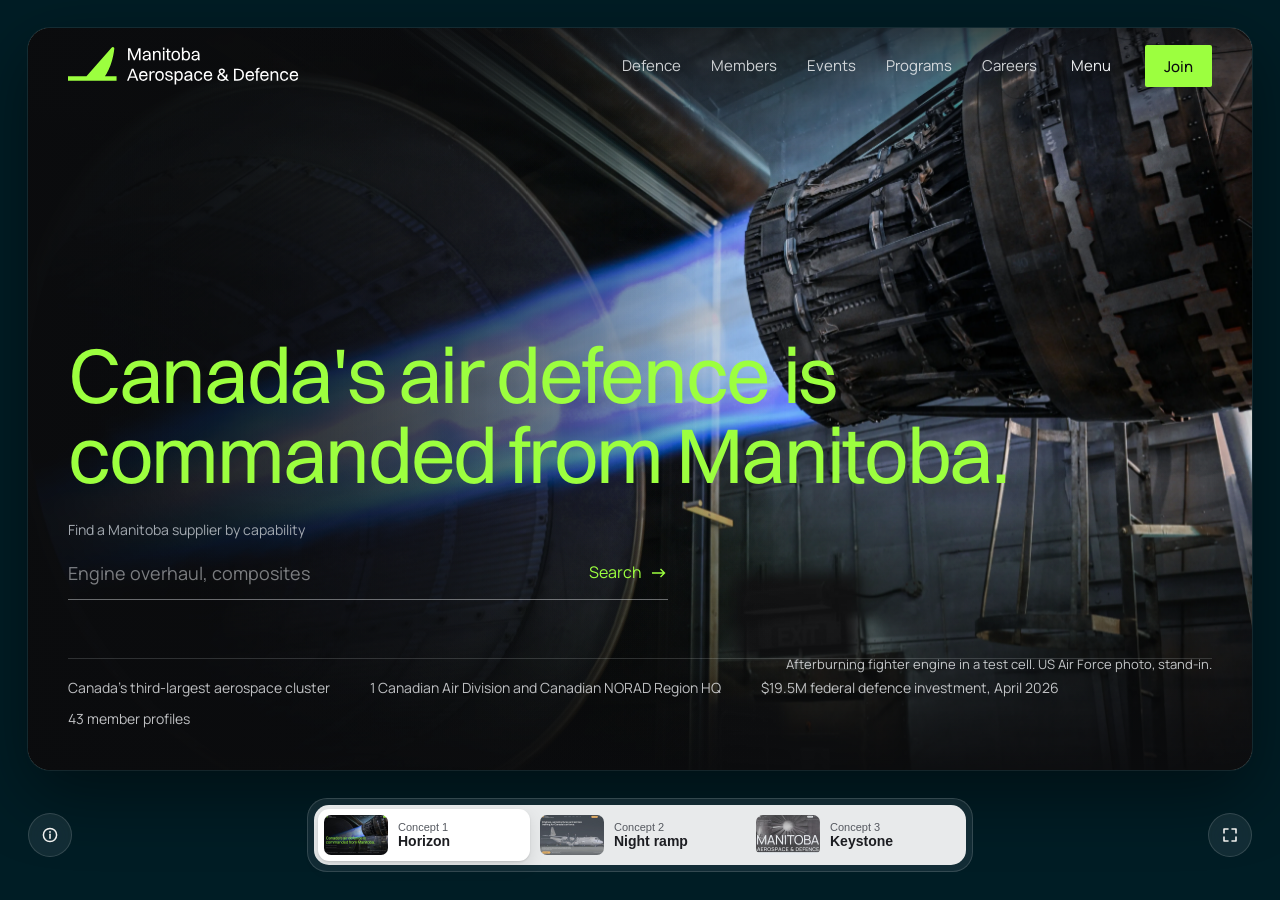
<file: index.html>
<!doctype html>
<html lang="en-CA">
<head>
<meta charset="utf-8">
<meta name="viewport" content="width=device-width, initial-scale=1, viewport-fit=cover">
<meta name="robots" content="noindex, nofollow, noarchive">
<title>Manitoba Aerospace &amp; Defence concepts</title>
<style>
  :root {
    --bg: #001D25; /* mode40 navy */
    --glass: rgba(255, 255, 255, 0.07);
    --line: rgba(255, 255, 255, 0.14);
    --text: #f2f2f0;
    --muted: #a3a7ae;
    --ink: #1c1d21;
    --ink-2: #6b6f77;
    --gap: 28px;
    --radius: 22px;
    --below: 132px; /* set from the controls' real height in JS */
    --font: -apple-system, BlinkMacSystemFont, "SF Pro Text", "Helvetica Neue", Arial, sans-serif;
  }
  * { box-sizing: border-box; margin: 0; }
  html, body { height: 100%; background: var(--bg); color: var(--text); font-family: var(--font); -webkit-font-smoothing: antialiased; overflow: hidden; }
  button, a { -webkit-tap-highlight-color: transparent; }

  /* the live homepage, full width, scrolling inside a rounded box */
  .frame {
    position: fixed; inset: var(--gap) var(--gap) var(--below) var(--gap);
    border-radius: var(--radius); overflow: hidden; background: #fff;
    box-shadow: 0 0 0 1px rgba(255, 255, 255, 0.08), 0 24px 70px rgba(0, 0, 0, 0.45);
    transition: inset .3s ease, border-radius .3s ease;
  }
  .frame iframe { display: block; width: 100%; height: 100%; border: 0; }

  /* bottom row: About on the left, concept selector in the middle, full screen on the right */
  .controls {
    position: fixed; z-index: 10; left: var(--gap); right: var(--gap);
    bottom: calc(var(--gap) + env(safe-area-inset-bottom));
    display: grid; grid-template-columns: 1fr auto 1fr; align-items: center; gap: 12px;
    pointer-events: none;
    transition: opacity .25s ease, transform .3s ease;
  }
  .controls > * { pointer-events: auto; }

  .pill {
    all: unset; box-sizing: border-box; cursor: pointer; height: 44px; padding: 0 16px;
    pointer-events: auto; /* all: unset would inherit pointer-events: none from .controls */
    display: inline-flex; align-items: center; gap: 8px; white-space: nowrap;
    font: 600 13px/1 var(--font); color: var(--text); text-decoration: none;
    background: var(--glass); border: 1px solid var(--line); border-radius: 999px;
    -webkit-backdrop-filter: blur(22px) saturate(150%); backdrop-filter: blur(22px) saturate(150%);
    transition: background-color .2s ease, border-color .2s ease;
  }
  .pill:hover { background: rgba(255, 255, 255, 0.14); border-color: rgba(255, 255, 255, 0.28); }
  .pill svg { flex: none; }
  .fs .i-close, body.is-full .fs .i-open { display: none; }
  body.is-full .fs .i-close { display: block; }
  .about { justify-self: start; }
  .center { display: flex; align-items: center; gap: 10px; }
  .fs { justify-self: end; }
  /* the full screen toggle stays put when the controls hide */
  .fs { position: relative; z-index: 12; }

  .dock {
    display: flex; align-items: center; gap: 18px;
    padding: 6px 18px 6px 6px;
    background: var(--glass); border: 1px solid var(--line); border-radius: 20px;
    -webkit-backdrop-filter: blur(22px) saturate(150%); backdrop-filter: blur(22px) saturate(150%);
  }

  /* concept tabs: one light segmented control, three equal tabs */
  .tabs {
    list-style: none; padding: 4px; display: grid; grid-template-columns: repeat(3, 212px); gap: 4px;
    background: rgba(255, 255, 255, 0.9); border-radius: 15px;
  }
  .tabs button {
    all: unset; box-sizing: border-box; cursor: pointer; width: 100%; height: 52px;
    display: flex; align-items: center; gap: 10px; padding: 0 10px 0 6px; border-radius: 11px;
    color: var(--ink); transition: background-color .2s ease, box-shadow .2s ease;
  }
  .tabs button:hover { background: rgba(0, 0, 0, 0.05); }
  .tabs button[aria-current="true"] { background: #fff; box-shadow: 0 1px 2px rgba(0, 0, 0, 0.12), 0 6px 16px rgba(0, 0, 0, 0.1); }
  .tabs img { flex: none; width: 64px; height: 40px; object-fit: cover; border-radius: 7px; display: block; opacity: .75; transition: opacity .2s ease; }
  .tabs button[aria-current="true"] img, .tabs button:hover img { opacity: 1; }
  .tabs .num { display: block; font-size: 11px; color: #555960; }
  .tabs .name { display: block; font-size: 14px; font-weight: 600; white-space: nowrap; overflow: hidden; text-overflow: ellipsis; }
  .tabs button > span { min-width: 0; }
  .tabs button:focus-visible { outline-color: var(--ink); outline-offset: -2px; }

  .credit { display: flex; align-items: center; gap: 10px; white-space: nowrap; }
  .credit img { display: block; width: 26px; height: 26px; }
  .credit b { display: block; font-size: 13px; font-weight: 600; color: var(--text); }
  .credit span { display: block; font-size: 12px; color: var(--muted); margin-top: 1px; }

  button:focus-visible, a:focus-visible { outline: 2px solid #fff; outline-offset: 3px; }

  /* full screen: the box fills the window, everything but the toggle steps aside */
  body.is-full .frame { inset: 0; border-radius: 0; box-shadow: none; }
  body.is-full .fs { background: rgba(0, 29, 37, 0.85); box-shadow: 0 10px 30px rgba(0, 0, 0, 0.35); }
  body.is-full .center, body.is-full .about { opacity: 0; pointer-events: none; transform: translateY(12px); }
  .center, .about { transition: opacity .25s ease, transform .3s ease; }

  @media (max-width: 1480px) {
    .pill .label { display: none; }
    .pill { width: 44px; padding: 0; justify-content: center; }
  }
  @media (max-width: 1320px) { .dock .credit { display: none; } .dock { padding-right: 6px; } }
  @media (max-width: 1180px) {
    .tabs .name { font-size: 13px; }
    .tabs { grid-template-columns: repeat(3, 168px); }
    .tabs img { width: 48px; }
  }
  @media (max-width: 960px) {
    :root { --gap: 12px; --radius: 16px; }
    .controls { grid-template-columns: auto 1fr auto; grid-template-areas: "dock dock dock" "about credit fs"; row-gap: 8px; column-gap: 8px; bottom: calc(var(--gap) + env(safe-area-inset-bottom)); }
    .center { display: contents; }
    .dock { grid-area: dock; padding: 4px; border-radius: 16px; }
    .about { grid-area: about; }
    .fs { grid-area: fs; }
    .dock .credit { display: none; }
    .credit.compact { grid-area: credit; display: flex; justify-content: center; min-width: 0; }
    .credit.compact span span { display: none; }
    .credit.compact img { width: 20px; height: 20px; }
    .credit.compact b { font-size: 12px; }
    .credit.compact span { font-size: 11px; }
    .tabs { width: 100%; grid-template-columns: repeat(3, minmax(0, 1fr)); padding: 3px; gap: 3px; border-radius: 12px; }
    .tabs button { height: 48px; flex-direction: column; justify-content: center; gap: 3px; padding: 4px; }
    .tabs img { width: 100%; height: 22px; border-radius: 5px; }
    .tabs .num { display: none; }
    .tabs .name { font-size: 11.5px; }
    .pill { height: 40px; width: 40px; }
  }
  @media (min-width: 961px) { .credit.compact { display: none; } }
  @media (prefers-reduced-motion: reduce) { * { transition: none !important; } }
</style>
</head>
<body>



<div class="controls">
  <a class="pill about" id="about" href="about.html" aria-label="About these concepts">
    <svg viewBox="0 0 16 16" width="16" height="16" aria-hidden="true"><circle cx="8" cy="8" r="6.6" fill="none" stroke="currentColor" stroke-width="1.5"/><path d="M8 7.2v4" stroke="currentColor" stroke-width="1.6" stroke-linecap="round"/><circle cx="8" cy="4.9" r=".95" fill="currentColor"/></svg>
    <span class="label">About these concepts</span>
  </a>
  <div class="center">

  <nav class="dock" aria-label="Choose a concept">
    <ol class="tabs">
      <li><button type="button" data-target="concept-1" aria-current="true">
        <img src="img/concept-1-thumb.jpg" alt="">
        <span><span class="num">Concept 1</span><span class="name">Horizon</span></span>
      </button></li>
      <li><button type="button" data-target="concept-2" aria-current="false">
        <img src="img/concept-2-thumb.jpg" alt="">
        <span><span class="num">Concept 2</span><span class="name">Night ramp</span></span>
      </button></li>
      <li><button type="button" data-target="concept-3" aria-current="false">
        <img src="img/concept-3-thumb.jpg" alt="">
        <span><span class="num">Concept 3</span><span class="name">Keystone</span></span>
      </button></li>
    </ol>
    <p class="credit"><img src="img/mode40-mark-white.svg" width="26" height="26" alt=""><span><b>Built by mode40</b><span>Strategy &amp; Creative</span></span></p>
  </nav>
  </div>

  <p class="credit compact" aria-hidden="true"><img src="img/mode40-mark-white.svg" width="20" height="20" alt=""><span><b>Built by mode40</b><span>Strategy &amp; Creative</span></span></p>

  <button type="button" class="pill fs" id="fs" aria-pressed="false" aria-label="Full screen">
    <svg class="i-open" viewBox="0 0 16 16" width="16" height="16" aria-hidden="true"><path d="M2 6V2h4M10 2h4v4M14 10v4h-4M6 14H2v-4" fill="none" stroke="currentColor" stroke-width="1.6" stroke-linecap="round" stroke-linejoin="round"/></svg>
    <svg class="i-close" viewBox="0 0 16 16" width="16" height="16" aria-hidden="true"><path d="M6 2v4H2M14 6h-4V2M10 14v-4h4M2 10h4v4" fill="none" stroke="currentColor" stroke-width="1.6" stroke-linecap="round" stroke-linejoin="round"/></svg>
    <span class="label">Full screen</span>
  </button>
</div>

<div class="frame"><iframe id="view" src="concept-1/" title="Manitoba Aerospace &amp; Defence concept"></iframe></div>

<script>
  const view = document.getElementById('view');
  const fs = document.getElementById('fs');
  const about = document.getElementById('about');
  const buttons = [...document.querySelectorAll('.tabs button')];
  const ids = buttons.map(b => b.dataset.target);

  function show(id, push) {
    if (!ids.includes(id)) id = ids[0];
    const src = id + '/';
    if (!view.src.endsWith(src)) view.src = src;
    buttons.forEach(b => b.setAttribute('aria-current', String(b.dataset.target === id)));
    about.href = 'about.html#' + id;
    if (push) history.replaceState(null, '', '#' + id);
  }


  // Escape leaves full screen even when focus is inside the concept page
  view.addEventListener('load', () => {
    try { view.contentDocument.addEventListener('keydown', e => { if (e.key === 'Escape') setFull(false); }); } catch (e) {}
  });

  // a little room under each mockup's footer so the controls never cover the end of the page
  view.addEventListener('load', () => {
    const doc = view.contentDocument;
    if (!doc || !doc.body) return;
    const last = [...doc.body.children].reverse().find(el => !['SCRIPT', 'STYLE'].includes(el.tagName));
    const pad = doc.createElement('div');
    pad.setAttribute('aria-hidden', 'true');
    pad.style.height = '24px';
    pad.style.background = last ? getComputedStyle(last).backgroundColor : 'transparent';
    doc.body.appendChild(pad);
  });

  const controls = document.querySelector('.controls');
  function fitBand() {
    const gap = parseFloat(getComputedStyle(document.documentElement).getPropertyValue('--gap')) || 28;
    document.documentElement.style.setProperty('--below', (controls.offsetHeight + gap * 2) + 'px');
  }
  new ResizeObserver(fitBand).observe(controls);
  addEventListener('resize', fitBand);
  fitBand();

  // one toggle in one place: Full screen in, Exit full screen out
  function setFull(on) {
    document.body.classList.toggle('is-full', on);
    document.querySelectorAll('.center, .about').forEach(el => { el.inert = on; });
    fs.setAttribute('aria-pressed', String(on));
    fs.setAttribute('aria-label', on ? 'Exit full screen' : 'Full screen');
    fs.querySelector('.label').textContent = on ? 'Exit full screen' : 'Full screen';
  }
  fs.addEventListener('click', () => setFull(!document.body.classList.contains('is-full')));
  document.addEventListener('keydown', e => { if (e.key === 'Escape') setFull(false); });

  buttons.forEach(b => b.addEventListener('click', () => show(b.dataset.target, true)));
  show(location.hash.slice(1), false);
  addEventListener('hashchange', () => show(location.hash.slice(1), false));
</script>
</body>
</html>
</file>
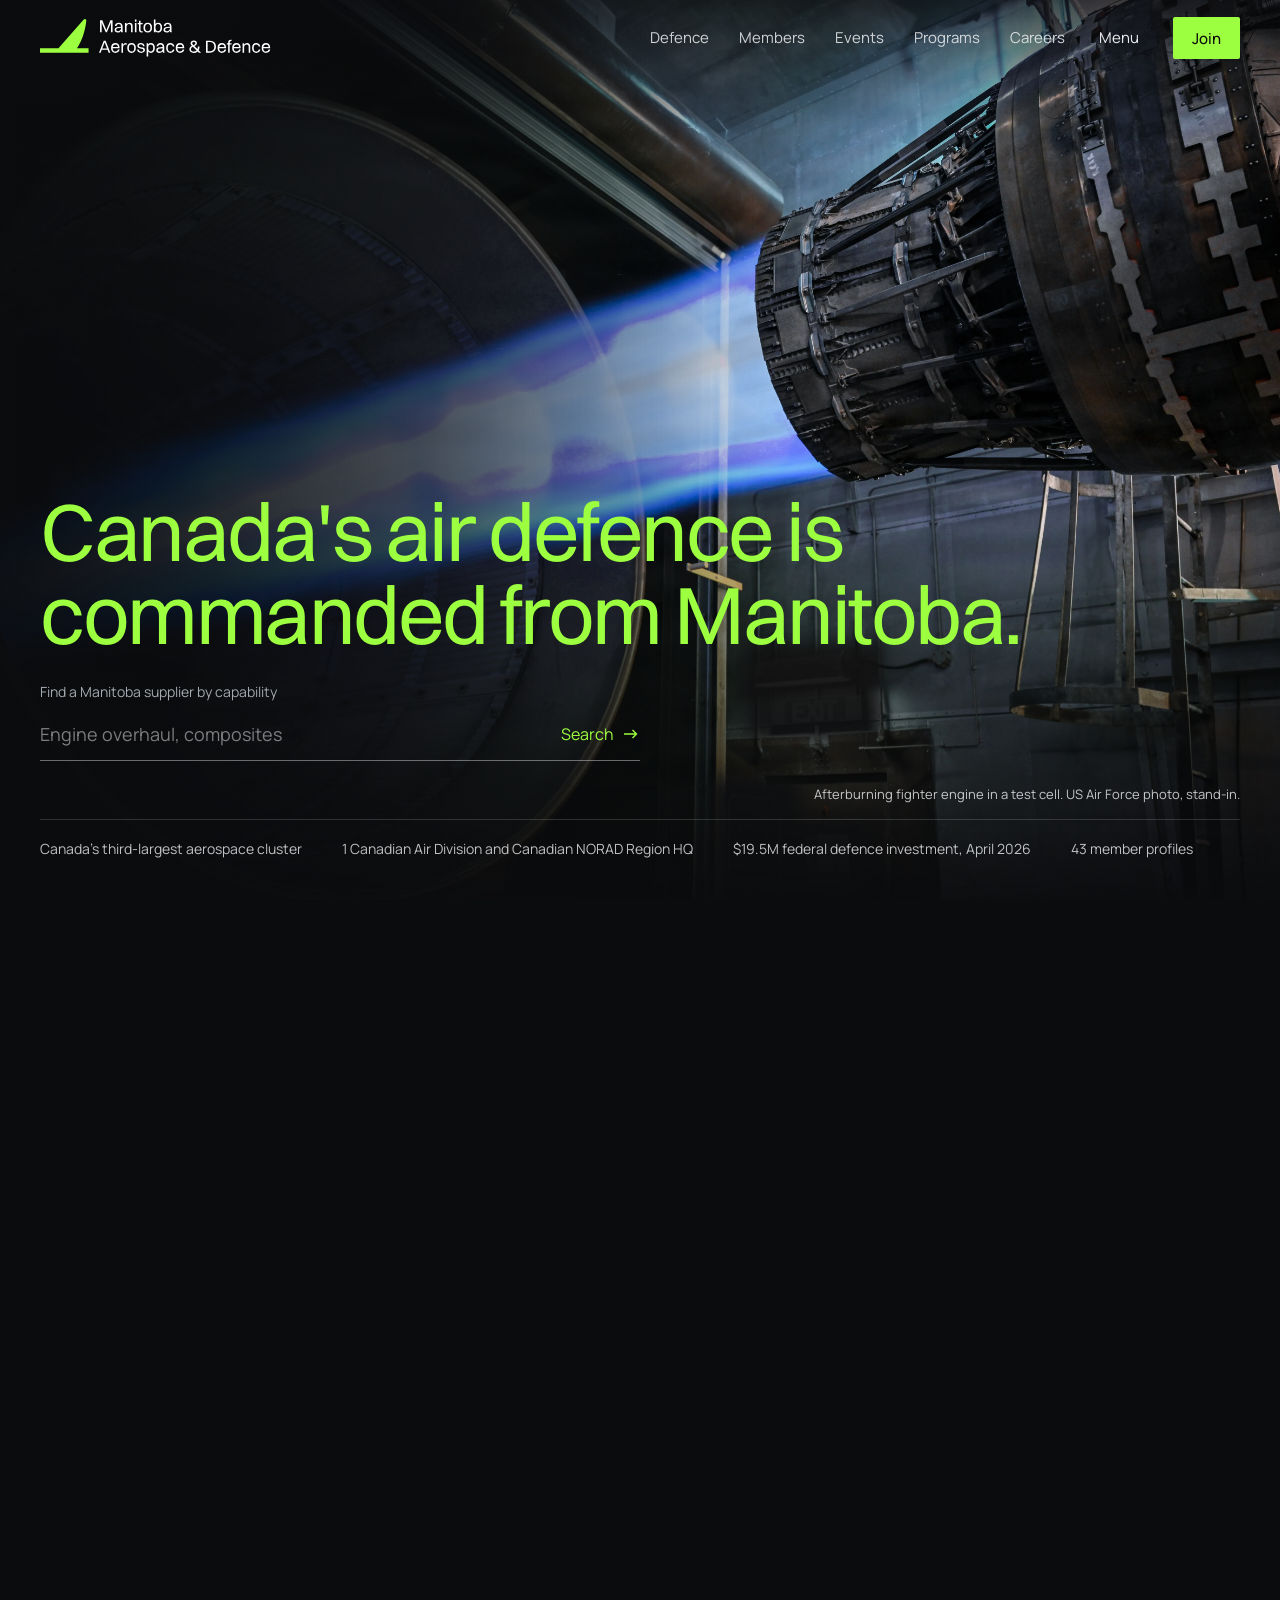
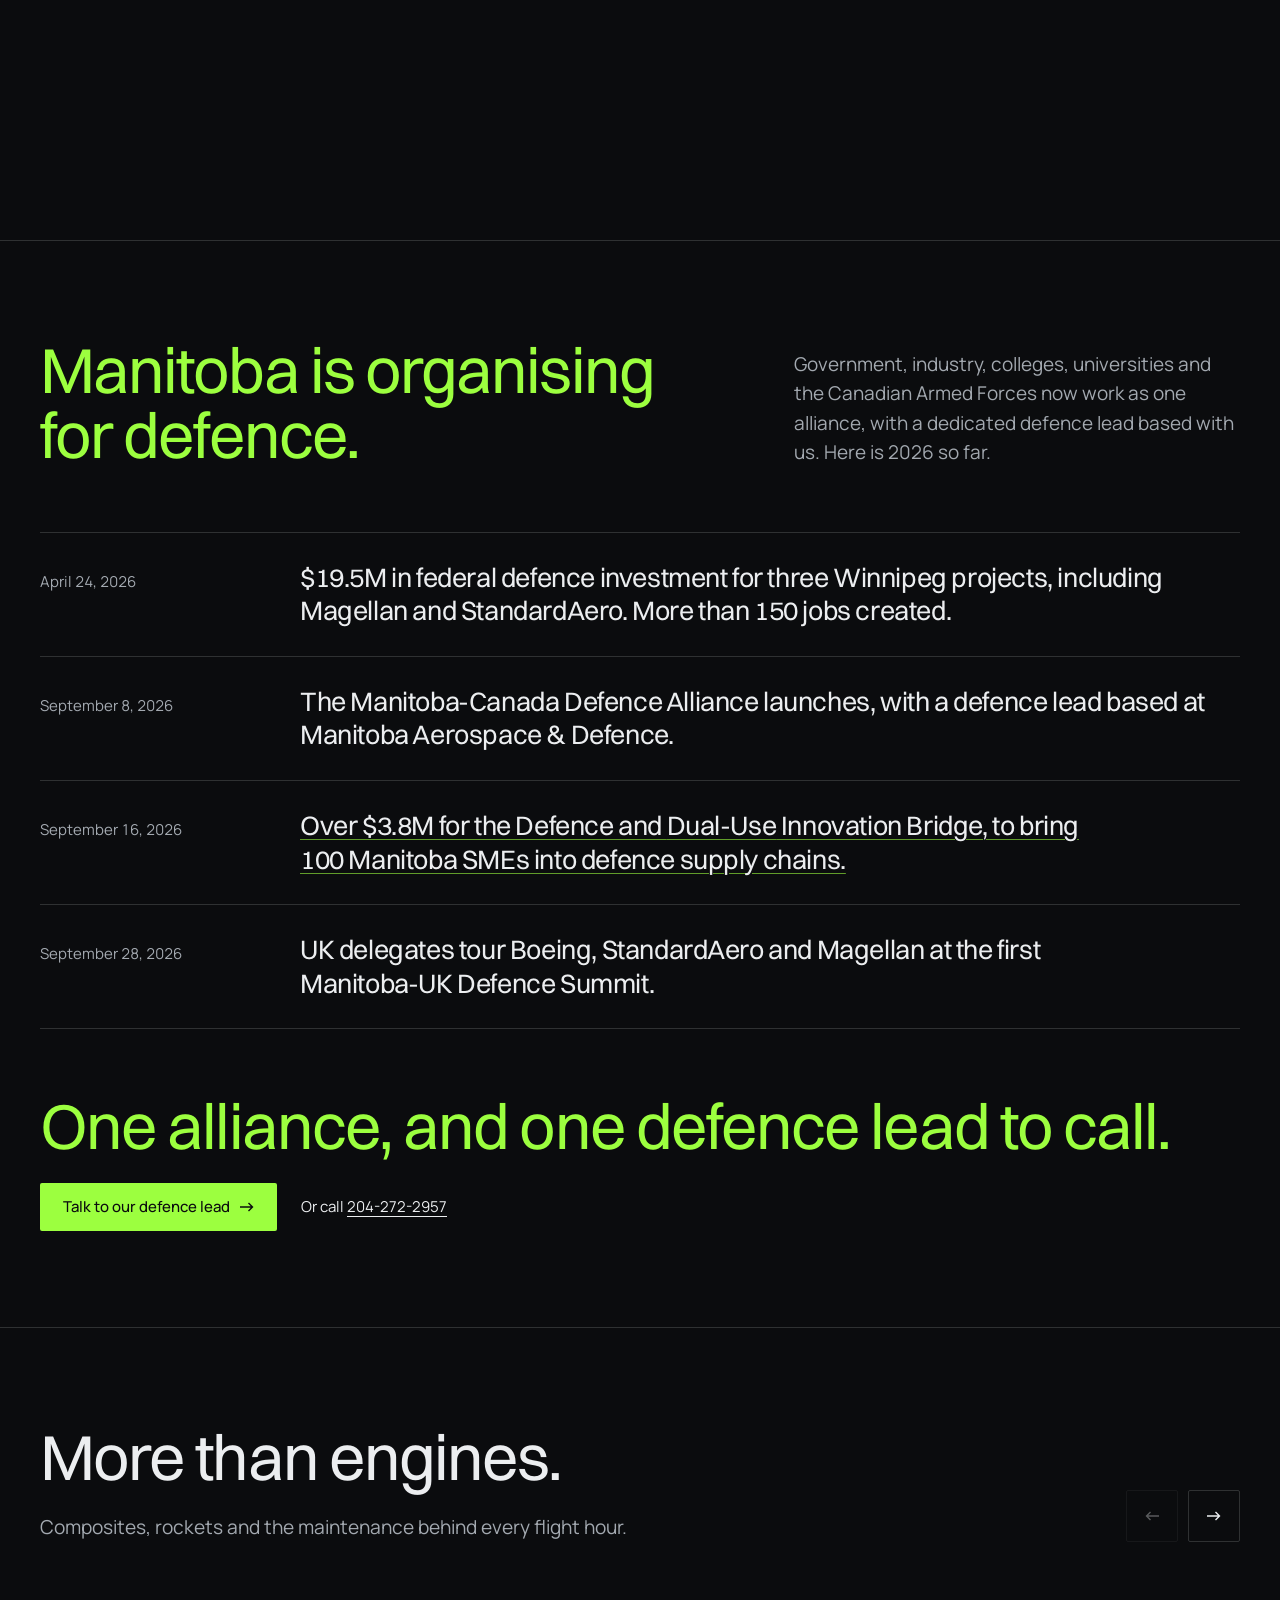
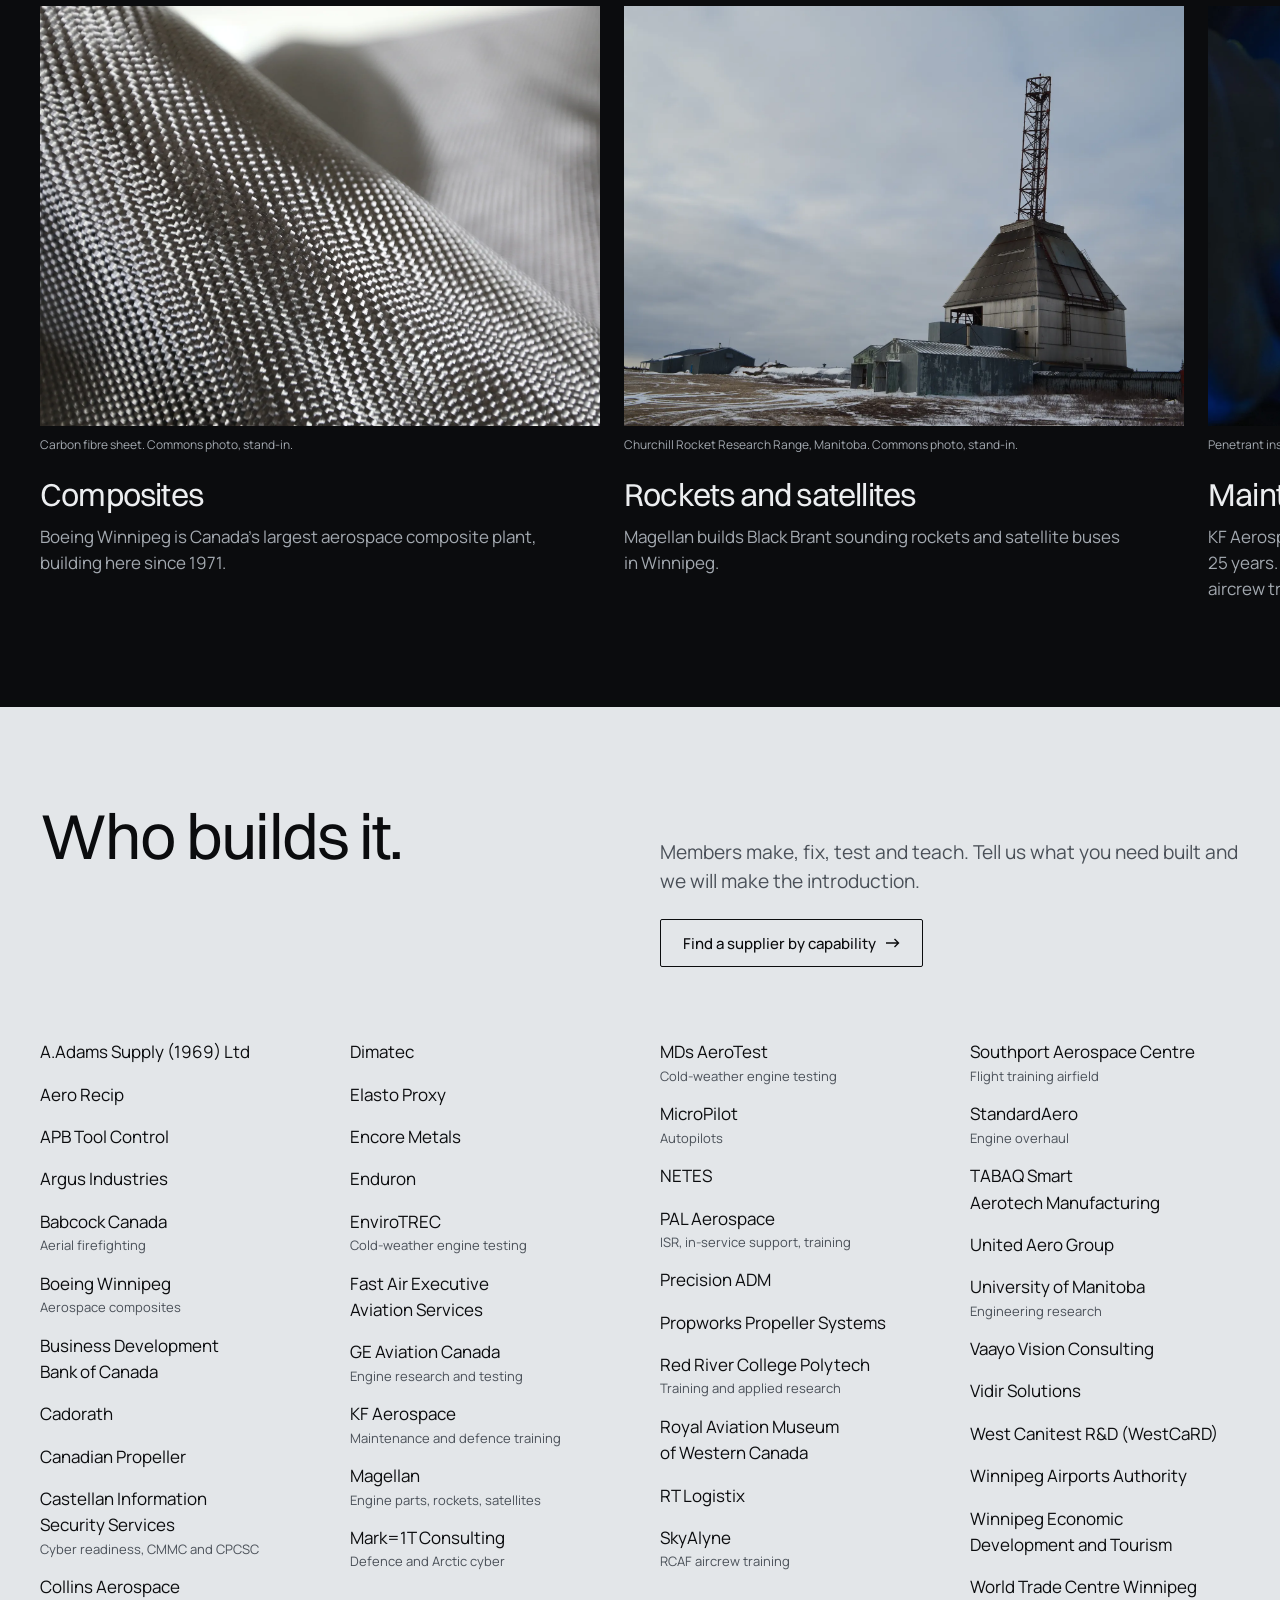
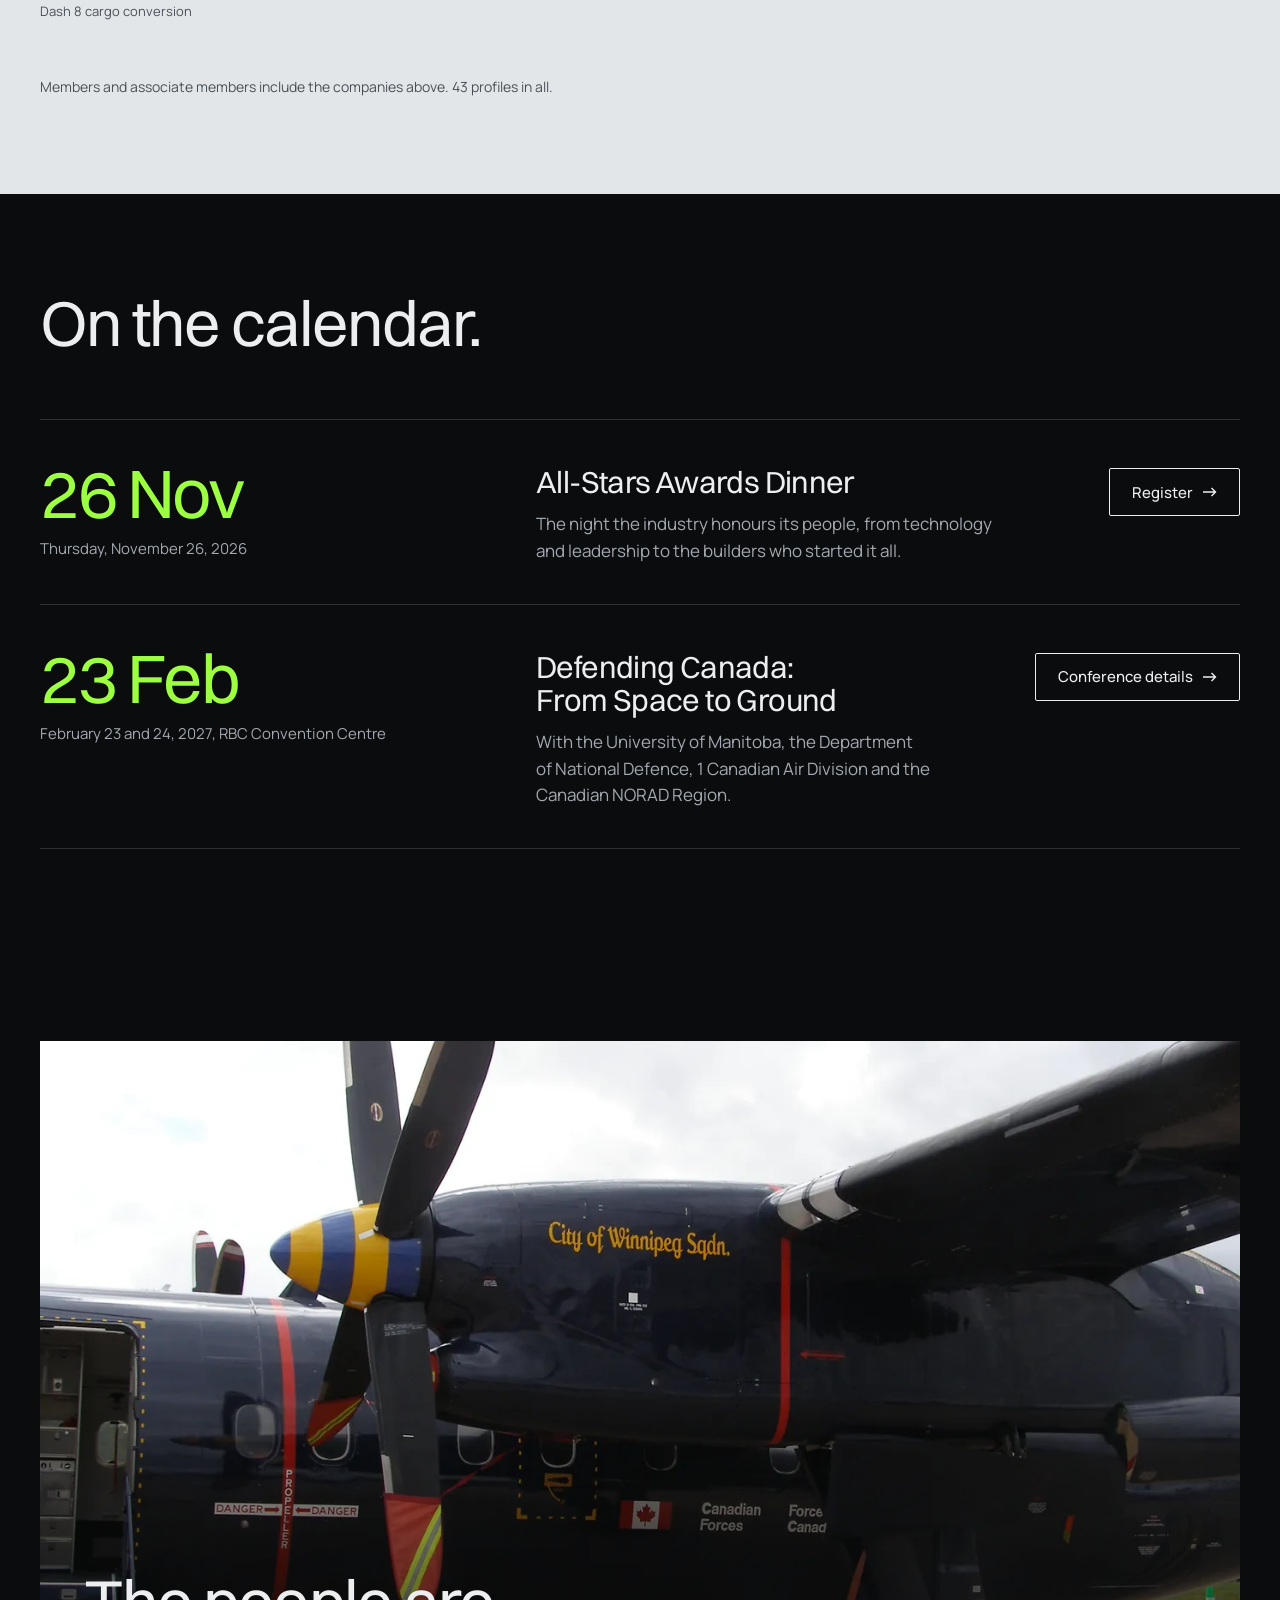
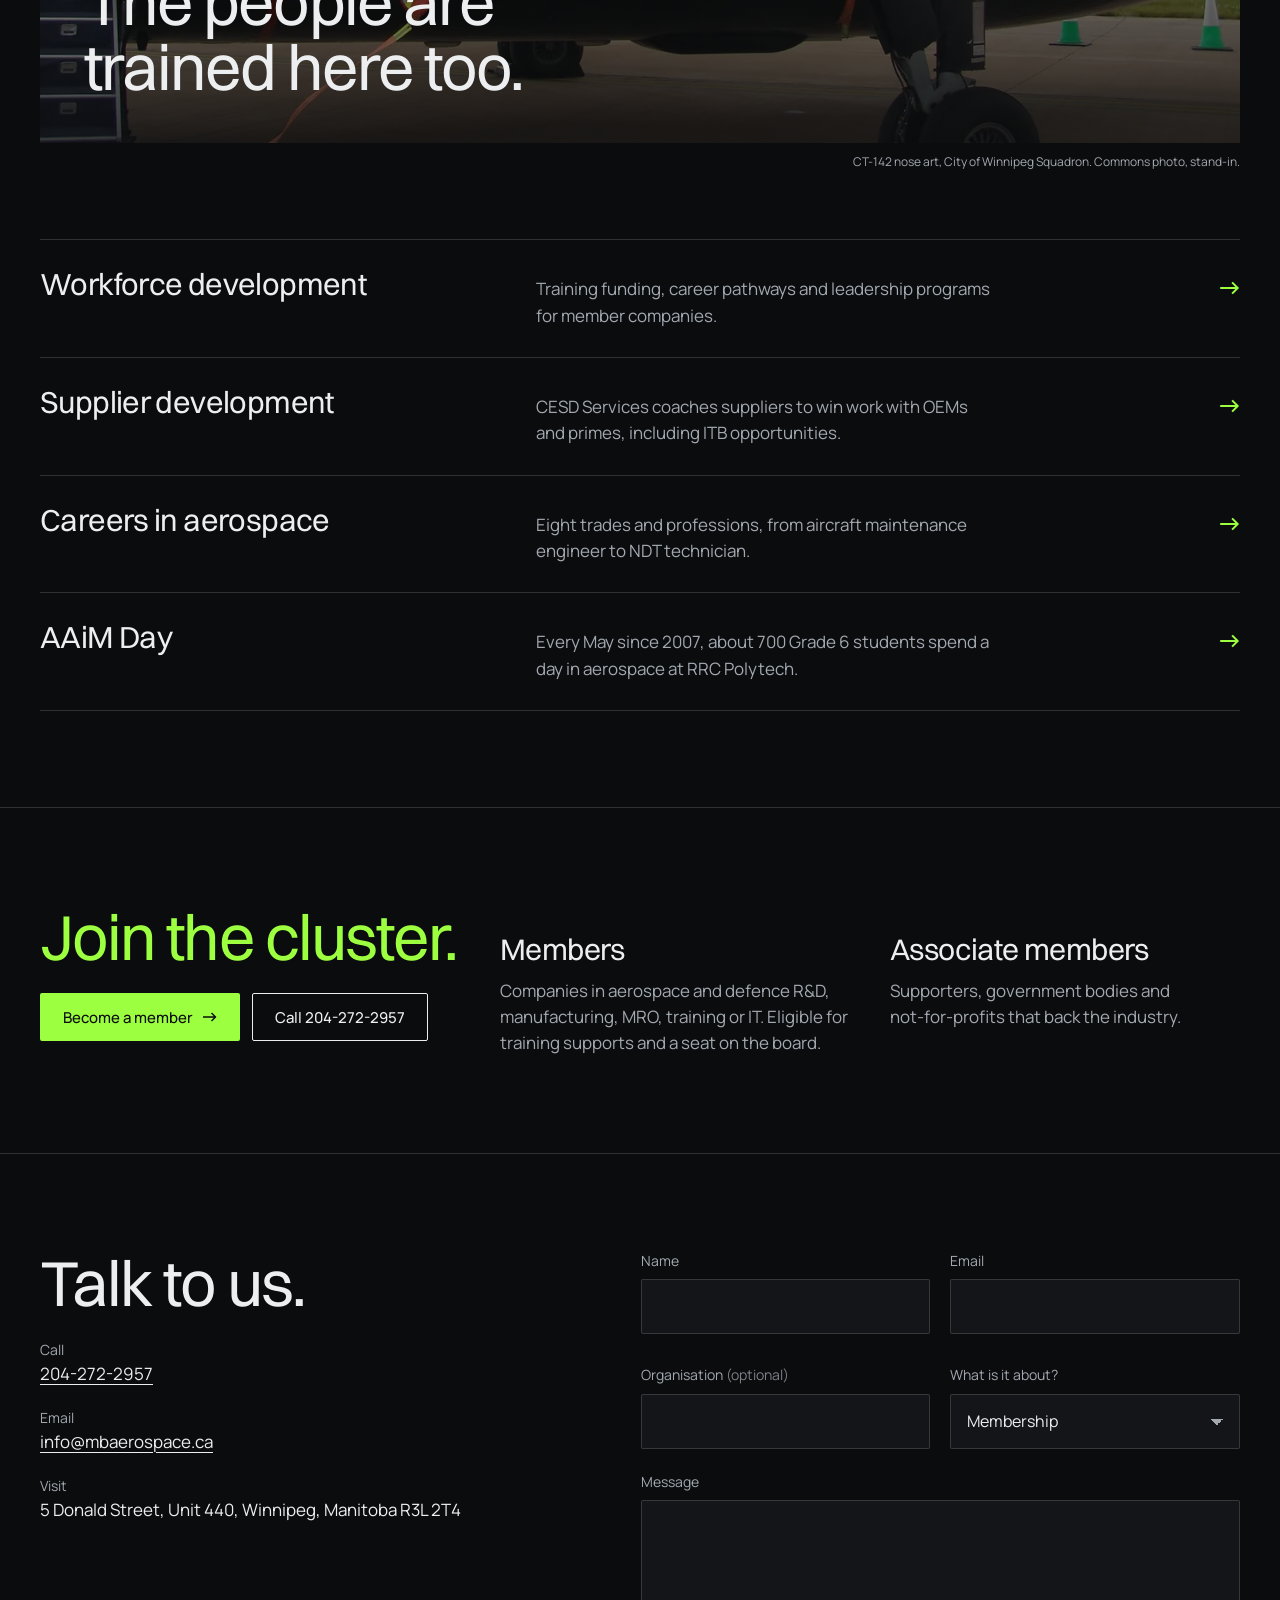
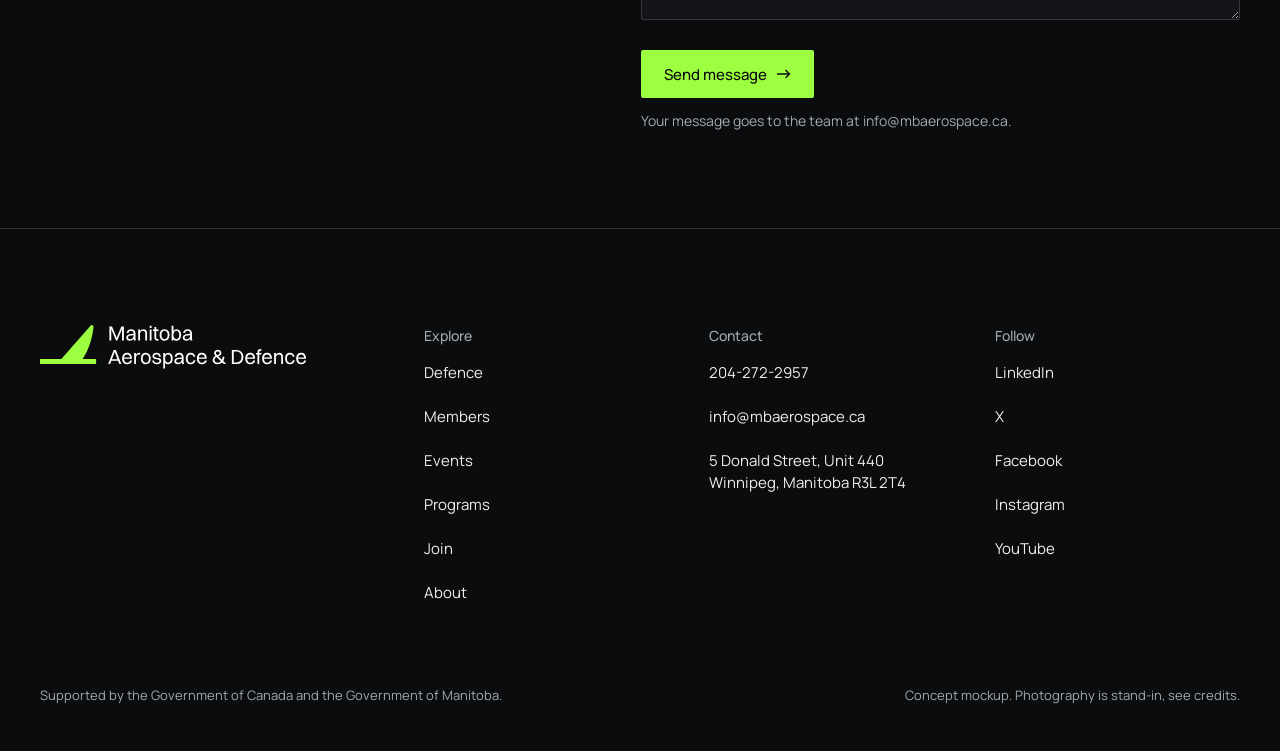
<file: concept-1/index.html>
<!doctype html>
<html lang="en-CA">
<head>
<meta charset="utf-8">
<meta name="viewport" content="width=device-width, initial-scale=1">
<meta name="robots" content="noindex, nofollow">
<title>Manitoba Aerospace &amp; Defence</title>
<meta name="description" content="Canada's third-largest aerospace cluster. Engines overhauled, machined and tested here, and the RCAF's 1 Canadian Air Division and the Canadian NORAD Region run from Winnipeg. Find a Manitoba supplier.">
<link rel="icon" href="logo/favicon.svg" type="image/svg+xml">
<link rel="preload" href="fonts/Switzer-Regular.woff2" as="font" type="font/woff2" crossorigin>
<link rel="preload" as="image" href="img/engine-1600.webp" imagesrcset="img/engine-1600.webp 1600w, img/engine-3200.webp 3200w, img/engine-5000.webp 5000w" imagesizes="(max-width: 760px) 1300px, 3600px">
<link rel="stylesheet" href="styles.css">
</head>
<body>
<svg width="0" height="0" style="position:absolute" aria-hidden="true">
  <symbol id="arr" viewBox="0 0 14 10"><path d="M0 5h12.5M8.5 1l4 4-4 4" fill="none" stroke="currentColor" stroke-width="1.4"/></symbol>
</svg>
<a class="skip" href="#main">Skip to content</a>

<header class="hdr" id="top-bar">
  <a class="brand" href="#top" aria-label="Manitoba Aerospace &amp; Defence, home"><img src="logo/primary-reversed-small.svg" alt="Manitoba Aerospace &amp; Defence" width="230" height="38"></a>
  <nav aria-label="Main">
    <ul>
      <li><a href="#defence">Defence</a></li>
      <li><a href="#members">Members</a></li>
      <li><a href="#events">Events</a></li>
      <li><a href="#programs">Programs</a></li>
      <li><a href="stub.html#careers">Careers</a></li>
    </ul>
  </nav>
  <button class="menu-btn" type="button" data-menu-open aria-expanded="false" aria-controls="menu" >Menu</button>
  <a class="btn btn-accent" href="#join">Join</a>
</header>

<div class="menu" id="menu" role="dialog" aria-modal="true" aria-label="Menu" hidden>
  <a class="menu-top" href="#top" data-menu-link><img src="logo/primary-reversed-small.svg" alt="Manitoba Aerospace &amp; Defence, home" width="230" height="38"></a>
  <button class="menu-close" type="button" data-menu-close>Close <svg viewBox="0 0 14 14" aria-hidden="true"><path d="M1 1l12 12M13 1L1 13" stroke="currentColor" stroke-width="1.4"/></svg></button>
  <ul class="big">
    <li><a href="#top" data-menu-link data-focus-search>Find a supplier</a></li>
    <li><a href="#defence" data-menu-link>Defence</a></li>
    <li><a href="#members" data-menu-link>Members</a></li>
    <li><a href="#events" data-menu-link>Events</a></li>
    <li><a href="#programs" data-menu-link>Workforce and programs</a></li>
    <li><a href="stub.html#careers">Careers</a></li>
    <li><a href="#join" data-menu-link>Join</a></li>
    <li><a href="#contact" data-menu-link>Contact</a></li>
    <li><a href="stub.html#about">About</a></li>
  </ul>
  <div class="side">
    <p><strong>Call</strong><a href="tel:+12042722957">204-272-2957</a></p>
    <p><strong>Email</strong><a href="mailto:info@mbaerospace.ca">info@mbaerospace.ca</a></p>
    <p><strong>Visit</strong>5 Donald Street, Unit&nbsp;440<br>Winnipeg, Manitoba R3L&nbsp;2T4</p>
  </div>
</div>

<main id="main">
<!-- One engine holds the screen while the argument changes around it -->
<section class="pin" id="top" aria-label="Manitoba aerospace and defence, overview">
  <div class="stage" data-beat="0">
    <img class="shot" src="img/engine-1600.webp" srcset="img/engine-1600.webp 1600w, img/engine-3200.webp 3200w, img/engine-5000.webp 5000w" sizes="(max-width: 760px) 1300px, 3600px" width="3200" height="2133" alt="A fighter engine at full afterburner in a test cell, the blue flame running into the exhaust tunnel." fetchpriority="high">
    <div class="veil"></div>
    <div class="dim"></div>
    <div class="shade"></div>

    <div class="hero">
      <h1 class="d d-1">Canada's air defence is commanded from Manitoba.</h1>
      <form class="find" role="search" data-find>
        <label for="q">Find a Manitoba supplier by capability</label>
        <div class="find-row">
          <input id="q" name="q" type="search" autocomplete="off" placeholder="Engine overhaul, composites" aria-describedby="find-help">
          <button class="find-go" type="submit">Search <svg class="arrow" aria-hidden="true"><use href="#arr"/></svg></button>
        </div>
        <p id="find-help" class="vh">Searches a sample of member companies by what they make or do.</p>
        <div class="results" aria-live="polite"><div class="results-in"></div></div>
      </form>
      <ul class="proof">
        <li>Canada's third-largest aerospace cluster</li>
        <li>1&nbsp;Canadian Air Division and Canadian NORAD&nbsp;Region HQ</li>
        <li>$19.5M federal defence investment, April 2026</li>
        <li>43 member profiles</li>
      </ul>
    </div>

    <div class="beats">
      <article class="beat" data-i="1">
        <span class="n">01 / 04</span>
        <h2 class="d">Machined here.</h2>
        <p>Magellan machines parts for the F404 and F414, the afterburning engines in the Super&nbsp;Hornet, the Growler and the Gripen. In April&nbsp;2026, Ottawa put $8M into its new Winnipeg machining centre.</p>
        <div class="fig"><div><b>F404 / F414</b>fighter engine programs</div><div><b>$8M</b>federal, April 2026</div></div>
      </article>
      <article class="beat" data-i="2">
        <span class="n">02 / 04</span>
        <h2 class="d">Overhauled here.</h2>
        <p>StandardAero overhauls engines in the city where the company started. Its Winnipeg expansion opened on September&nbsp;3,&nbsp;2026, with about 40&nbsp;percent more space for CF34 and CFM56 engines.</p>
        <div class="fig"><div><b>70,000 sq ft</b>new floor space</div><div><b>1,500</b>people, eight facilities</div></div>
      </article>
      <article class="beat" data-i="3">
        <span class="n">03 / 04</span>
        <h2 class="d">Tested here.</h2>
        <p>In Thompson, GLACIER runs engines of up to 150,000&nbsp;lb of thrust through natural icing, year round. <span class="nw">Rolls-Royce</span> and Pratt&nbsp;&amp;&nbsp;Whitney operate it with NRC. In Winnipeg, GE runs an engine research and test centre.</p>
        <div class="fig"><div><b>150,000 lbf</b>thrust, natural icing</div><div><b>Thompson</b>and Winnipeg</div></div>
      </article>
      <article class="beat" data-i="4">
        <span class="n">04 / 04</span>
        <h2 class="d">Commanded from here.</h2>
        <p>Winnipeg is the operational headquarters of the RCAF's 1&nbsp;Canadian Air Division and the Canadian NORAD&nbsp;Region. SkyAlyne trains the RCAF's future aircrew from Winnipeg and Southport.</p>
        <div class="fig"><div><b>1 CAD</b>and Canadian NORAD Region</div><div><b>Southport</b>aircrew training</div></div>
      </article>
    </div>

    <div class="ticks" aria-hidden="true"><i></i><i></i><i></i><i></i></div>
    <p class="cap">Afterburning fighter engine in a test cell. US Air Force photo, stand-in.</p>
  </div>
</section>

<!-- Defence: graphite, the green carried by type and the one action -->
<section class="sect defence" id="defence" aria-labelledby="def-h">
  <div class="head reveal">
    <h2 class="d d-2" id="def-h">Manitoba is organising for defence.</h2>
    <p>Government, industry, colleges, universities and the Canadian Armed Forces now work as one alliance, with a dedicated defence lead based with us. Here is 2026&nbsp;so&nbsp;far.</p>
  </div>
  <ol class="rows">
    <li class="reveal"><time datetime="2026-04-24">April 24, 2026</time><span class="what">$19.5M in federal defence investment for three Winnipeg projects, including Magellan and StandardAero. More than 150&nbsp;jobs&nbsp;created.</span></li>
    <li class="reveal"><time datetime="2026-09-08">September 8, 2026</time><span class="what">The <span class="nw">Manitoba-Canada</span> Defence Alliance launches, with a defence lead based at Manitoba Aerospace &amp; Defence.</span></li>
    <li class="reveal"><time datetime="2026-09-16">September 16, 2026</time><a class="what tlink" href="stub.html#innovation-bridge">Over $3.8M for the Defence and <span class="nw">Dual-Use</span> Innovation Bridge, to bring 100&nbsp;Manitoba&nbsp;SMEs into defence supply chains.</a></li>
    <li class="reveal"><time datetime="2026-09-28">September 28, 2026</time><span class="what">UK delegates tour Boeing, StandardAero and Magellan at the first <span class="nw">Manitoba-UK</span> Defence&nbsp;Summit.</span></li>
  </ol>
  <div class="close reveal">
    <p class="d d-2">One alliance, and one defence lead to call.</p>
    <div class="cta">
      <a class="btn btn-accent" href="#contact" data-reason="Defence and Procurement Pathways">Talk to our defence lead <svg class="arrow" aria-hidden="true"><use href="#arr"/></svg></a>
      <span>Or call <a class="tlink" href="tel:+12042722957">204-272-2957</a></span>
    </div>
  </div>
</section>

<!-- More than engines: a manual rail -->
<section class="sect made" aria-labelledby="made-h">
  <div class="top">
    <div class="reveal">
      <h2 class="d d-2" id="made-h">More than engines.</h2>
      <p class="lede">Composites, rockets and the maintenance behind every flight hour.</p>
    </div>
    <div class="rail-ctl" role="group" aria-label="Scroll the list">
      <button type="button" class="prev" aria-label="Previous" disabled><svg class="arrow" aria-hidden="true"><use href="#arr"/></svg></button>
      <button type="button" class="next" aria-label="Next"><svg class="arrow" aria-hidden="true"><use href="#arr"/></svg></button>
    </div>
  </div>
  <div class="rail" tabindex="0" aria-label="What else is made in Manitoba">
    <article>
      <figure><img src="img/rail-composites.webp" width="2000" height="1333" loading="lazy" alt="A sheet of carbon fibre fabric curving away under soft light."><figcaption>Carbon fibre sheet. Commons photo, stand-in.</figcaption></figure>
      <h3>Composites</h3>
      <p>Boeing Winnipeg is Canada's largest aerospace composite plant, building here since&nbsp;1971.</p>
    </article>
    <article>
      <figure><img src="img/rail-rocket.webp" width="2000" height="1325" loading="lazy" alt="The launch tower and building of the Churchill Rocket Research Range under an overcast sky, with patchy snow."><figcaption>Churchill Rocket Research Range, Manitoba. Commons photo, stand-in.</figcaption></figure>
      <h3>Rockets and satellites</h3>
      <p>Magellan builds Black&nbsp;Brant sounding rockets and satellite buses in Winnipeg.</p>
    </article>
    <article>
      <figure><img src="img/rail-maintenance.webp" width="2000" height="1333" loading="lazy" alt="A part under ultraviolet light during a penetrant inspection, one indication glowing."><figcaption>Penetrant inspection under UV light. US Air Force photo, stand-in.</figcaption></figure>
      <h3>Maintenance and support</h3>
      <p>KF&nbsp;Aerospace has supported DND programs for more than 25&nbsp;years. PAL&nbsp;Aerospace adds ISR, in-service support and aircrew training.</p>
    </article>
  </div>
</section>

<!-- Members: the frost field -->
<section class="sect frost members" id="members" aria-labelledby="mem-h">
  <div class="head reveal">
    <h2 class="d d-2" id="mem-h">Who builds it.</h2>
    <div class="side">
      <p class="lede">Members make, fix, test and teach. Tell us what you need built and we will make the introduction.</p>
      <a class="btn btn-line" href="#top" data-focus-search>Find a supplier by capability <svg class="arrow" aria-hidden="true"><use href="#arr"/></svg></a>
    </div>
  </div>
  <ul class="index reveal" aria-label="Members include">
    <li><a href="stub.html#members">A.Adams Supply (1969) Ltd</a></li>
    <li><a href="stub.html#members">Aero Recip</a></li>
    <li><a href="stub.html#members">APB Tool Control</a></li>
    <li><a href="stub.html#members">Argus Industries</a></li>
    <li><a href="stub.html#members">Babcock Canada</a><small>Aerial firefighting</small></li>
    <li><a href="stub.html#members">Boeing Winnipeg</a><small>Aerospace composites</small></li>
    <li><a href="stub.html#members">Business Development Bank of Canada</a></li>
    <li><a href="stub.html#members">Cadorath</a></li>
    <li><a href="stub.html#members">Canadian Propeller</a></li>
    <li><a href="stub.html#members">Castellan Information Security Services</a><small>Cyber readiness, CMMC and CPCSC</small></li>
    <li><a href="stub.html#members">Collins Aerospace</a><small>Dash 8 cargo conversion</small></li>
    <li><a href="stub.html#members">Dimatec</a></li>
    <li><a href="stub.html#members">Elasto Proxy</a></li>
    <li><a href="stub.html#members">Encore Metals</a></li>
    <li><a href="stub.html#members">Enduron</a></li>
    <li><a href="stub.html#members">EnviroTREC</a><small>Cold-weather engine testing</small></li>
    <li><a href="stub.html#members">Fast Air Executive Aviation Services</a></li>
    <li><a href="stub.html#members">GE Aviation Canada</a><small>Engine research and testing</small></li>
    <li><a href="stub.html#members">KF Aerospace</a><small>Maintenance and defence training</small></li>
    <li><a href="stub.html#members">Magellan</a><small>Engine parts, rockets, satellites</small></li>
    <li><a href="stub.html#members">Mark=1T Consulting</a><small>Defence and Arctic cyber</small></li>
    <li><a href="stub.html#members">MDs AeroTest</a><small>Cold-weather engine testing</small></li>
    <li><a href="stub.html#members">MicroPilot</a><small>Autopilots</small></li>
    <li><a href="stub.html#members">NETES</a></li>
    <li><a href="stub.html#members">PAL Aerospace</a><small>ISR, in-service support, training</small></li>
    <li><a href="stub.html#members">Precision ADM</a></li>
    <li><a href="stub.html#members">Propworks Propeller Systems</a></li>
    <li><a href="stub.html#members">Red River College Polytech</a><small>Training and applied research</small></li>
    <li><a href="stub.html#members">Royal Aviation Museum of Western Canada</a></li>
    <li><a href="stub.html#members">RT Logistix</a></li>
    <li><a href="stub.html#members">SkyAlyne</a><small>RCAF aircrew training</small></li>
    <li><a href="stub.html#members">Southport Aerospace Centre</a><small>Flight training airfield</small></li>
    <li><a href="stub.html#members">StandardAero</a><small>Engine overhaul</small></li>
    <li><a href="stub.html#members">TABAQ Smart Aerotech Manufacturing</a></li>
    <li><a href="stub.html#members">United Aero Group</a></li>
    <li><a href="stub.html#members">University of Manitoba</a><small>Engineering research</small></li>
    <li><a href="stub.html#members">Vaayo Vision Consulting</a></li>
    <li><a href="stub.html#members">Vidir Solutions</a></li>
    <li><a href="stub.html#members">West Canitest R&amp;D (WestCaRD)</a></li>
    <li><a href="stub.html#members">Winnipeg Airports Authority</a></li>
    <li><a href="stub.html#members">Winnipeg Economic Development and Tourism</a></li>
    <li><a href="stub.html#members">World Trade Centre Winnipeg</a></li>
  </ul>
  <p class="note">Members and associate members include the companies above. 43 profiles in all.</p>
</section>

<!-- Events -->
<section class="sect events" id="events" aria-labelledby="ev-h">
  <h2 class="d d-2 reveal" id="ev-h">On the calendar.</h2>
  <ol class="list">
    <li class="reveal">
      <p class="date">26 Nov<small>Thursday, November&nbsp;26, 2026</small></p>
      <div>
        <h3>All-Stars Awards Dinner</h3>
        <p>The night the industry honours its people, from technology and leadership to the builders who started it all.</p>
      </div>
      <a class="btn btn-line" href="stub.html#all-stars">Register <svg class="arrow" aria-hidden="true"><use href="#arr"/></svg></a>
    </li>
    <li class="reveal">
      <p class="date">23 Feb<small>February&nbsp;23 and&nbsp;24, 2027, RBC&nbsp;Convention&nbsp;Centre</small></p>
      <div>
        <h3>Defending Canada: From Space to Ground</h3>
        <p>With the University of Manitoba, the Department of National Defence, 1&nbsp;Canadian Air Division and the Canadian NORAD&nbsp;Region.</p>
      </div>
      <a class="btn btn-line" href="stub.html#space-to-ground">Conference details <svg class="arrow" aria-hidden="true"><use href="#arr"/></svg></a>
    </li>
  </ol>
</section>

<!-- Workforce: one full-bleed photograph -->
<section class="programs-sect" id="programs" aria-labelledby="wf-h">
  <figure class="band reveal">
    <img src="img/band-ct142-2816.webp" srcset="img/band-ct142-1400.webp 1400w, img/band-ct142-2816.webp 2816w" sizes="100vw" width="2816" height="2112" loading="lazy" alt="Nose and propeller of a black CT-142 Dash 8 with City of Winnipeg Squadron nose art.">
    <div class="over"><h2 class="d d-2" id="wf-h">The people are trained here too.</h2></div>
    <figcaption>CT-142 nose art, City of Winnipeg Squadron. Commons photo, stand-in.</figcaption>
  </figure>
  <div class="sect programs-body">
    <ol class="programs">
      <li class="reveal"><a href="stub.html#workforce"><h3>Workforce development</h3><p>Training funding, career pathways and leadership programs for member companies.</p><svg class="arrow" aria-hidden="true"><use href="#arr"/></svg></a></li>
      <li class="reveal"><a href="stub.html#suppliers"><h3>Supplier development</h3><p>CESD Services coaches suppliers to win work with OEMs and primes, including ITB opportunities.</p><svg class="arrow" aria-hidden="true"><use href="#arr"/></svg></a></li>
      <li class="reveal"><a href="stub.html#careers"><h3>Careers in aerospace</h3><p>Eight trades and professions, from aircraft maintenance engineer to NDT&nbsp;technician.</p><svg class="arrow" aria-hidden="true"><use href="#arr"/></svg></a></li>
      <li class="reveal"><a href="stub.html#aaim"><h3>AAiM Day</h3><p>Every May since&nbsp;2007, about 700&nbsp;Grade&nbsp;6 students spend a day in aerospace at RRC Polytech.</p><svg class="arrow" aria-hidden="true"><use href="#arr"/></svg></a></li>
    </ol>
  </div>
</section>

<!-- Join -->
<section class="sect join" id="join" aria-labelledby="join-h">
  <div class="grid">
    <div class="reveal">
      <h2 class="d d-2" id="join-h">Join the cluster.</h2>
      <div class="actions">
        <a class="btn btn-accent" href="#contact" data-reason="Membership">Become a member <svg class="arrow" aria-hidden="true"><use href="#arr"/></svg></a>
        <a class="btn btn-line" href="tel:+12042722957">Call 204-272-2957</a>
      </div>
    </div>
    <div class="reveal">
      <h3>Members</h3>
      <p>Companies in aerospace and defence R&amp;D, manufacturing, MRO, training or IT. Eligible for training supports and a seat on the board.</p>
    </div>
    <div class="reveal">
      <h3>Associate members</h3>
      <p>Supporters, government bodies and <span class="nw">not-for-profits</span> that back the industry.</p>
    </div>
  </div>
</section>

<!-- Contact -->
<section class="sect contact" id="contact" aria-labelledby="ct-h">
  <div class="grid">
    <div>
      <h2 class="d d-2 reveal" id="ct-h">Talk to us.</h2>
      <address>
        <p><span>Call</span><a class="tlink" href="tel:+12042722957">204-272-2957</a></p>
        <p><span>Email</span><a class="tlink" href="mailto:info@mbaerospace.ca">info@mbaerospace.ca</a></p>
        <p><span>Visit</span>5 Donald Street, Unit&nbsp;440, Winnipeg, Manitoba R3L&nbsp;2T4</p>
      </address>
    </div>
    <div>
      <form novalidate data-contact>
        <div class="two">
          <div class="f"><label for="c-name">Name</label><input id="c-name" name="name" autocomplete="name" required aria-describedby="e-name"><p class="err" id="e-name"></p></div>
          <div class="f"><label for="c-email">Email</label><input id="c-email" name="email" type="email" autocomplete="email" required aria-describedby="e-email"><p class="err" id="e-email"></p></div>
        </div>
        <div class="two">
          <div class="f"><label for="c-org">Organisation <span class="opt">(optional)</span></label><input id="c-org" name="org" autocomplete="organization"></div>
          <div class="f"><label for="c-reason">What is it about?</label>
            <select id="c-reason" name="reason">
              <option>Membership</option>
              <option>Defence and Procurement Pathways</option>
              <option>Finding a supplier</option>
              <option>Workforce Development</option>
              <option>Training and Education</option>
              <option>AMMOP</option>
              <option>Something else</option>
            </select>
          </div>
        </div>
        <div class="f"><label for="c-msg">Message</label><textarea id="c-msg" name="msg" required aria-describedby="e-msg"></textarea><p class="err" id="e-msg"></p></div>
        <button class="btn btn-accent" type="submit">Send message <svg class="arrow" aria-hidden="true"><use href="#arr"/></svg></button>
        <p class="after">Your message goes to the team at <span class="nw">info@mbaerospace.ca.</span></p>
      </form>
      <div class="sent" role="status" tabindex="-1">
        <h3>Thanks<span data-name></span>.</h3>
        <p>Your note about <b data-topic>membership</b> is with the team, and the reply will come from info@mbaerospace.ca. Need us sooner? Call <a class="tlink" href="tel:+12042722957">204-272-2957</a> or drop by 5 Donald Street, Unit&nbsp;440.</p>
      </div>
    </div>
  </div>
</section>
</main>

<footer class="ftr">
  <div class="top">
    <div><img src="logo/primary-reversed-small.svg" alt="Manitoba Aerospace &amp; Defence" width="326" height="54" loading="lazy"></div>
    <div><h2>Explore</h2><ul><li><a href="#defence">Defence</a></li><li><a href="#members">Members</a></li><li><a href="#events">Events</a></li><li><a href="#programs">Programs</a></li><li><a href="#join">Join</a></li><li><a href="stub.html#about">About</a></li></ul></div>
    <div><h2>Contact</h2><ul><li><a href="tel:+12042722957">204-272-2957</a></li><li><a href="mailto:info@mbaerospace.ca">info@mbaerospace.ca</a></li><li>5 Donald Street, Unit&nbsp;440<br>Winnipeg, Manitoba R3L&nbsp;2T4</li></ul></div>
    <div><h2>Follow</h2><ul><li><a href="stub.html#linkedin">LinkedIn</a></li><li><a href="stub.html#x">X</a></li><li><a href="stub.html#facebook">Facebook</a></li><li><a href="stub.html#instagram">Instagram</a></li><li><a href="stub.html#youtube">YouTube</a></li></ul></div>
  </div>
  <div class="base">
    <p>Supported by the Government of Canada and the Government of Manitoba.</p>
    <p>Concept mockup. Photography is stand-in, see <a class="tlink" href="stub.html#credits">credits</a>.</p>
  </div>
</footer>

<script src="main.js" defer></script>
</body>
</html>
</file>
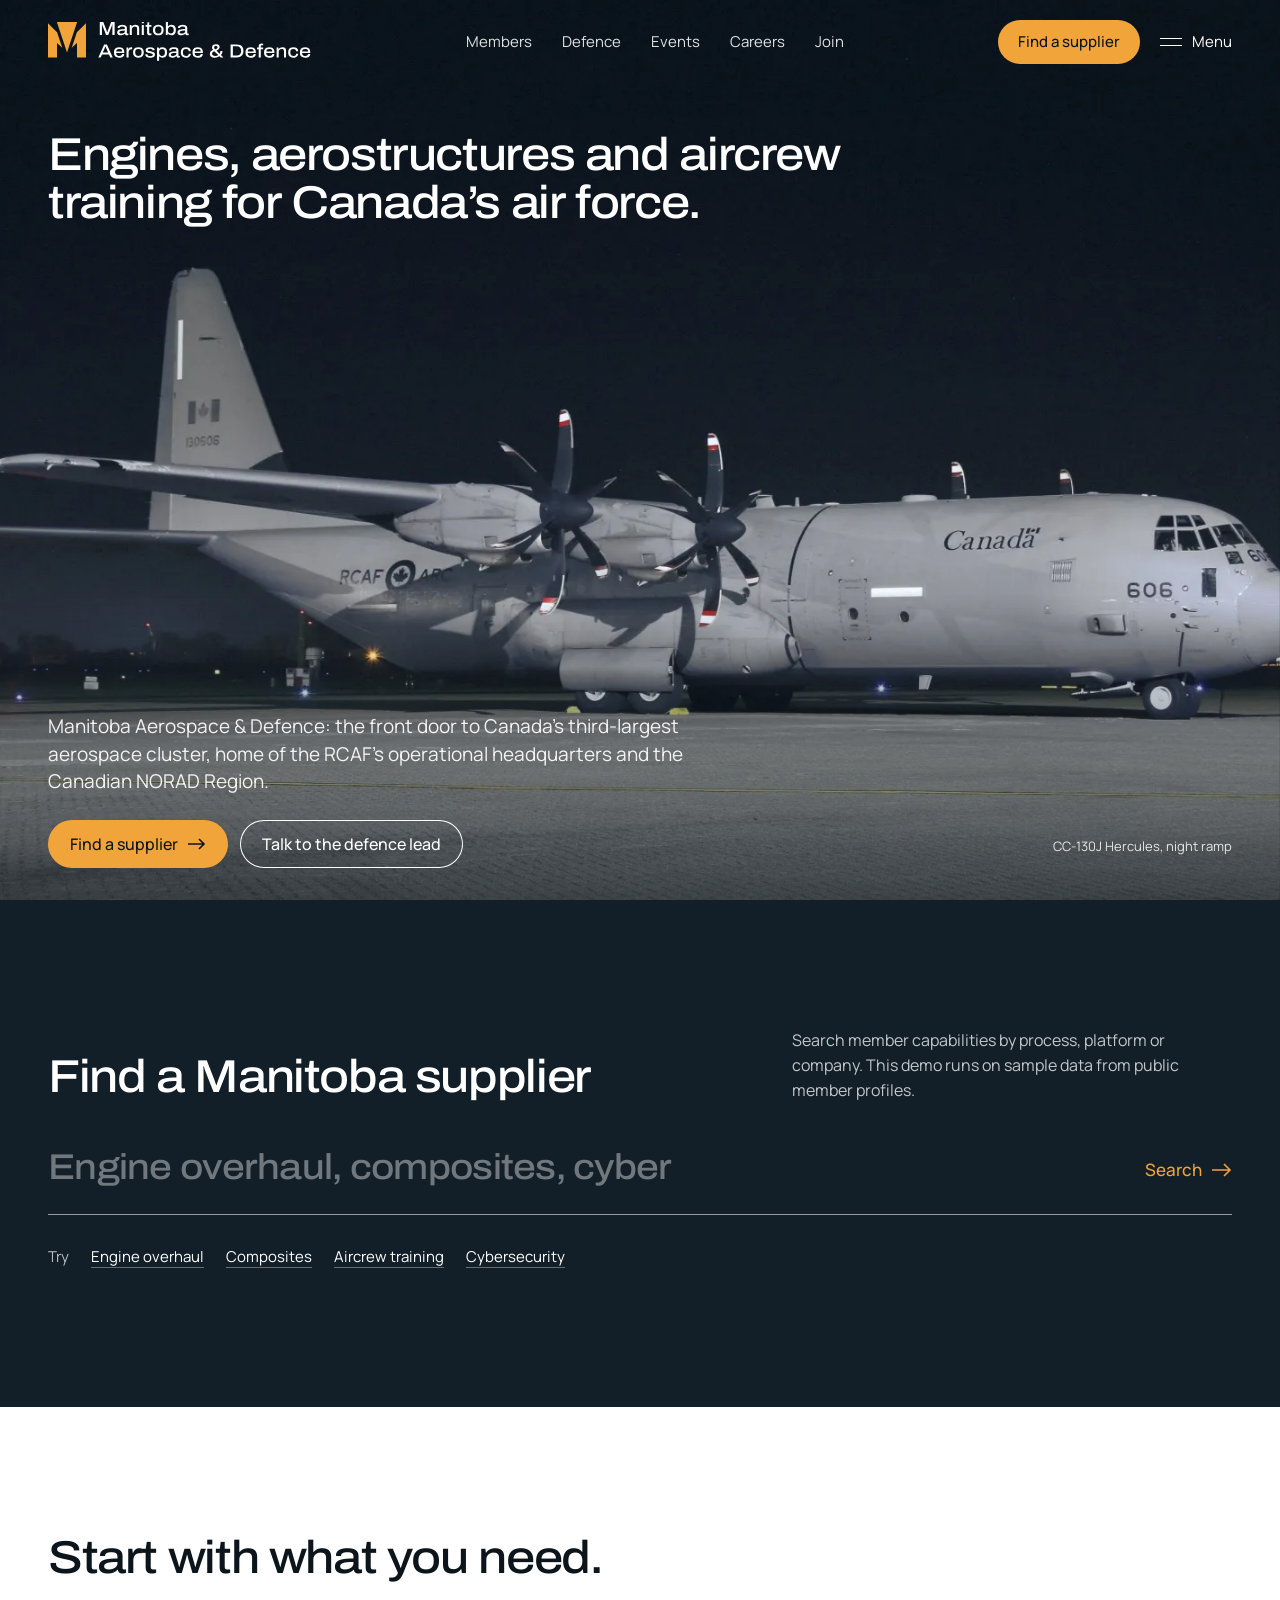
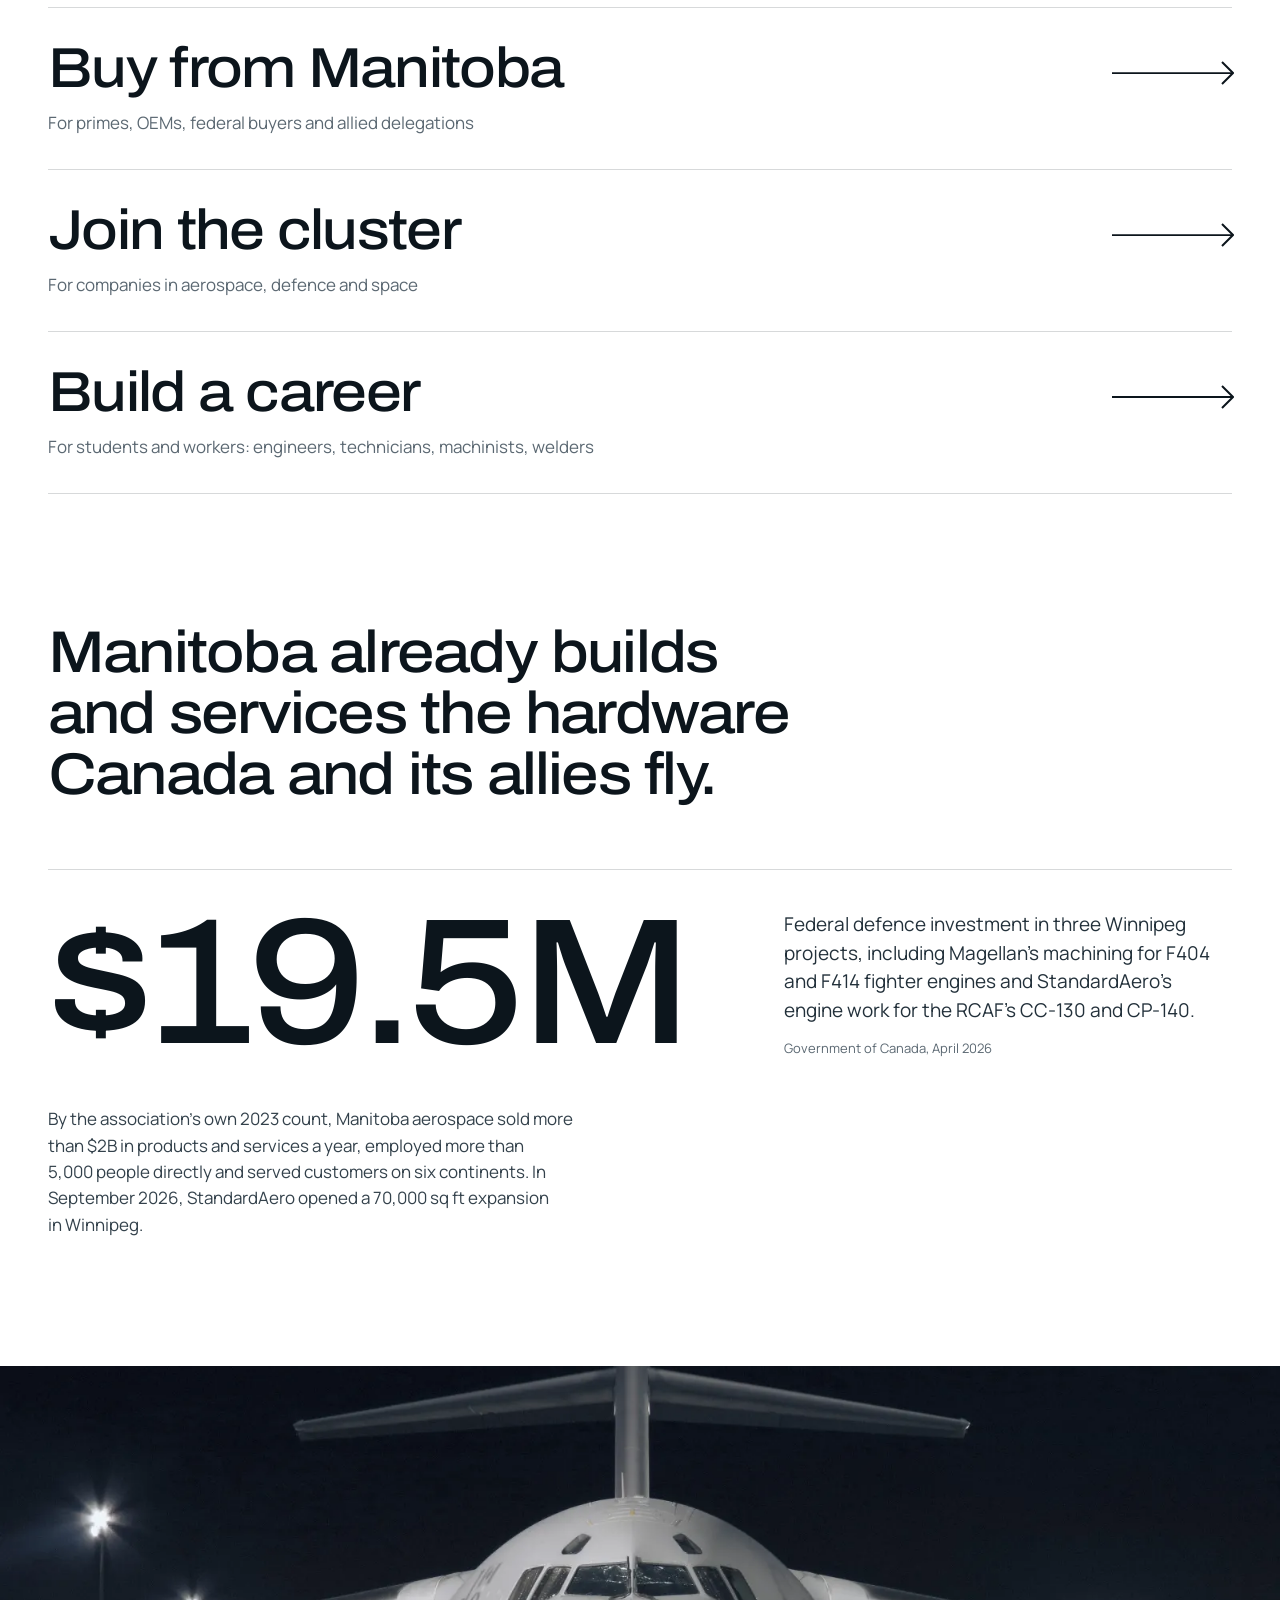
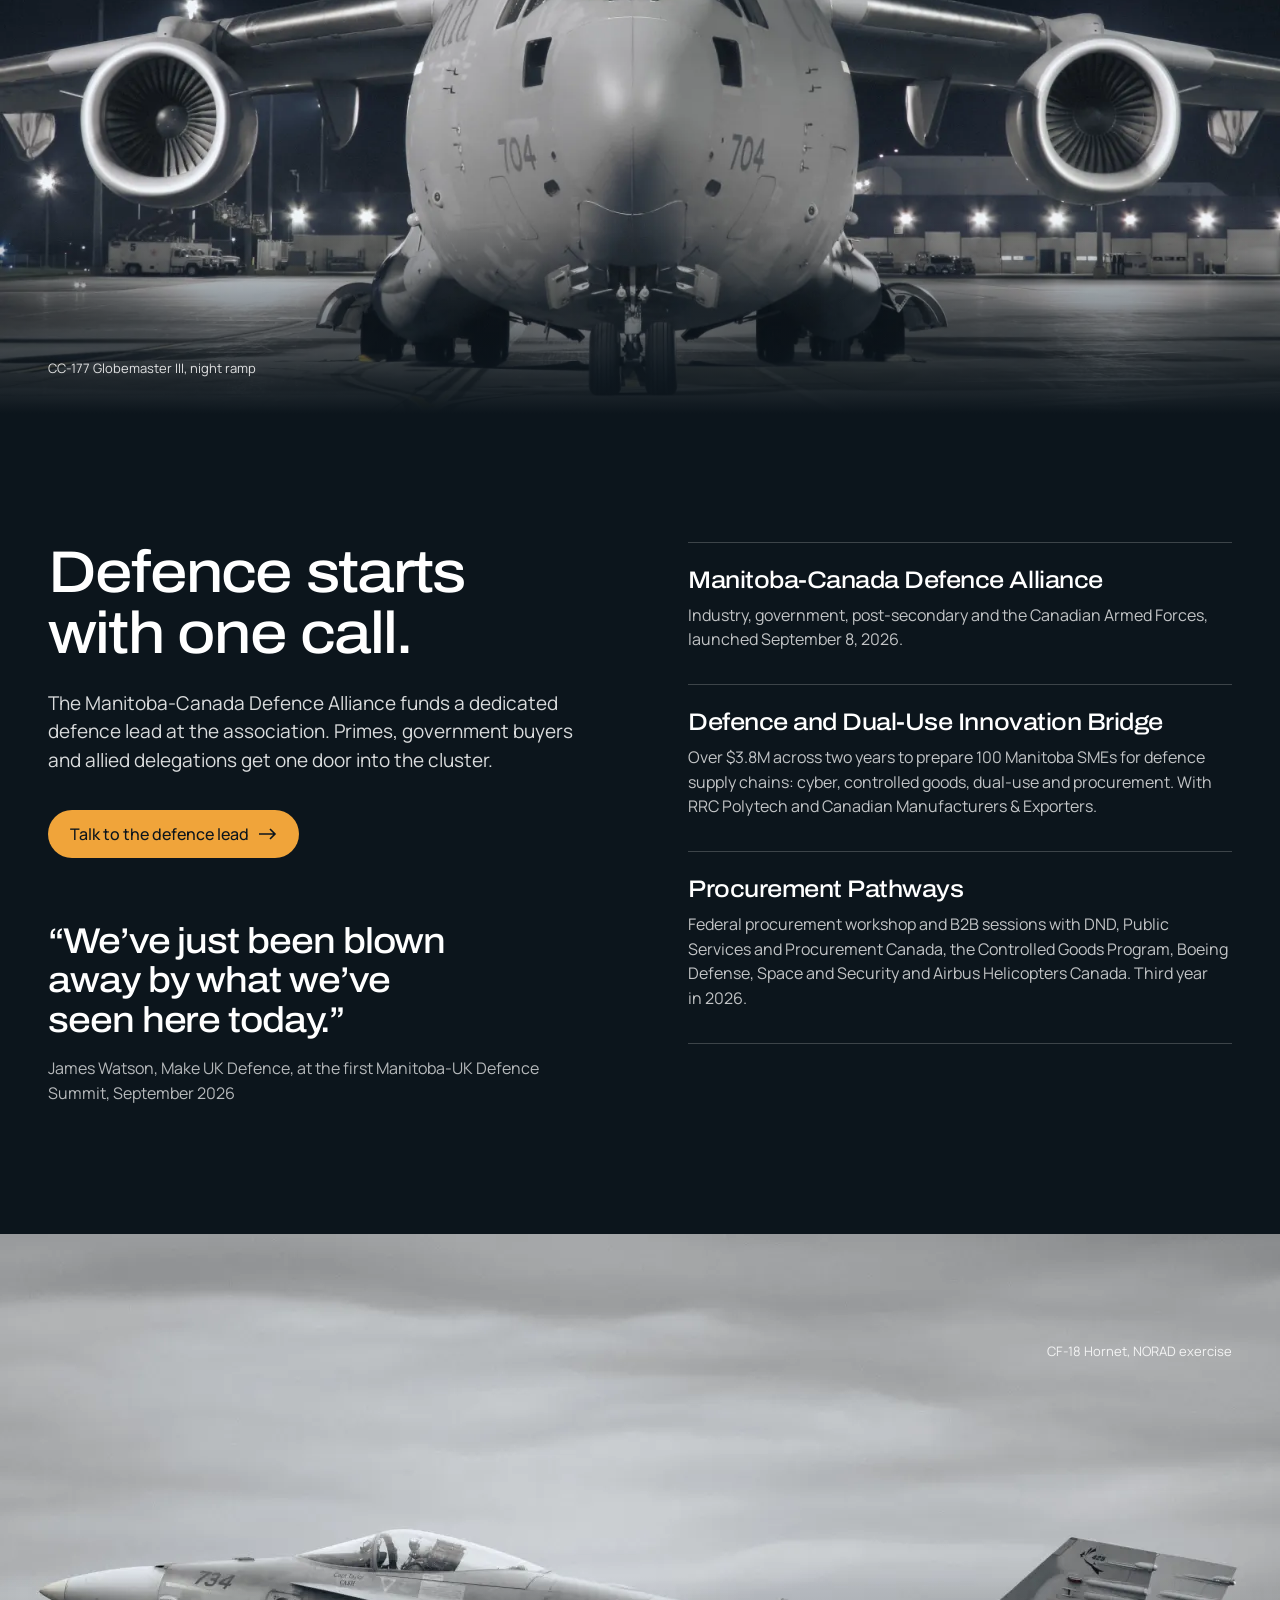
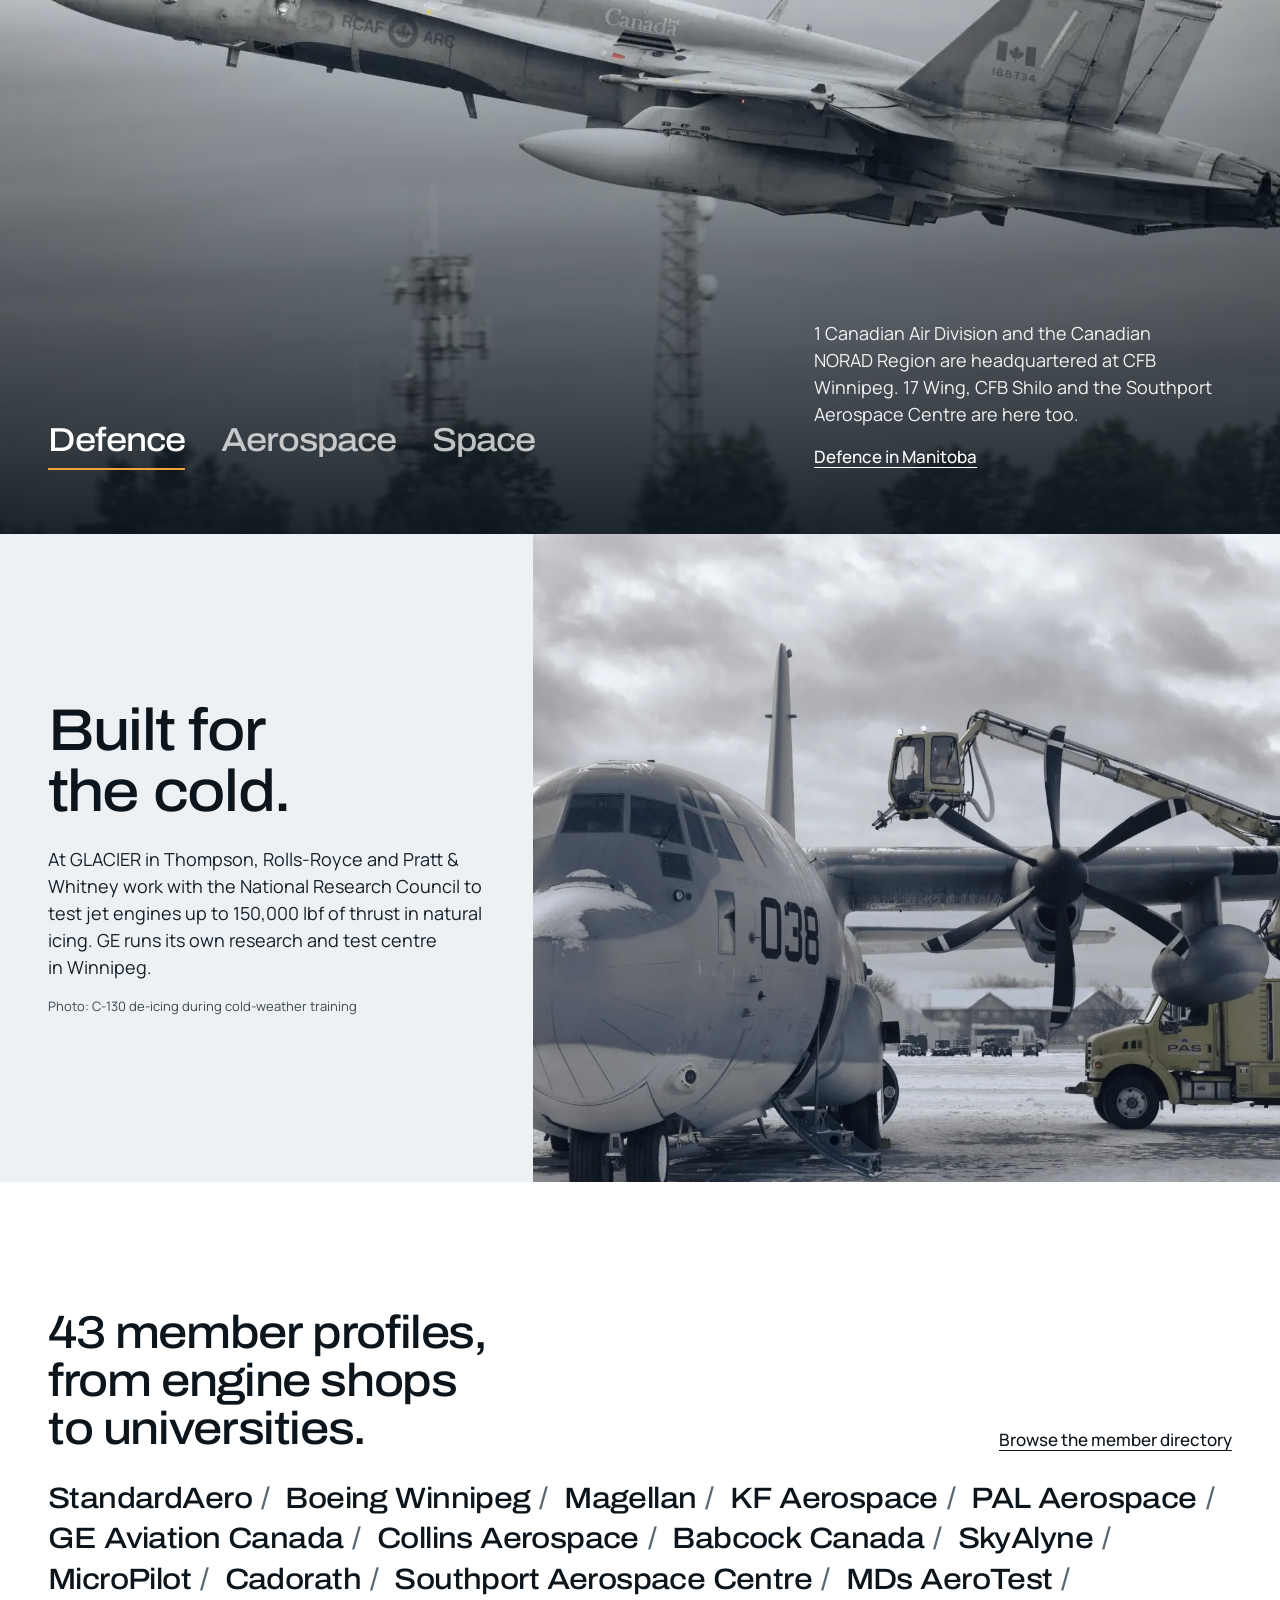
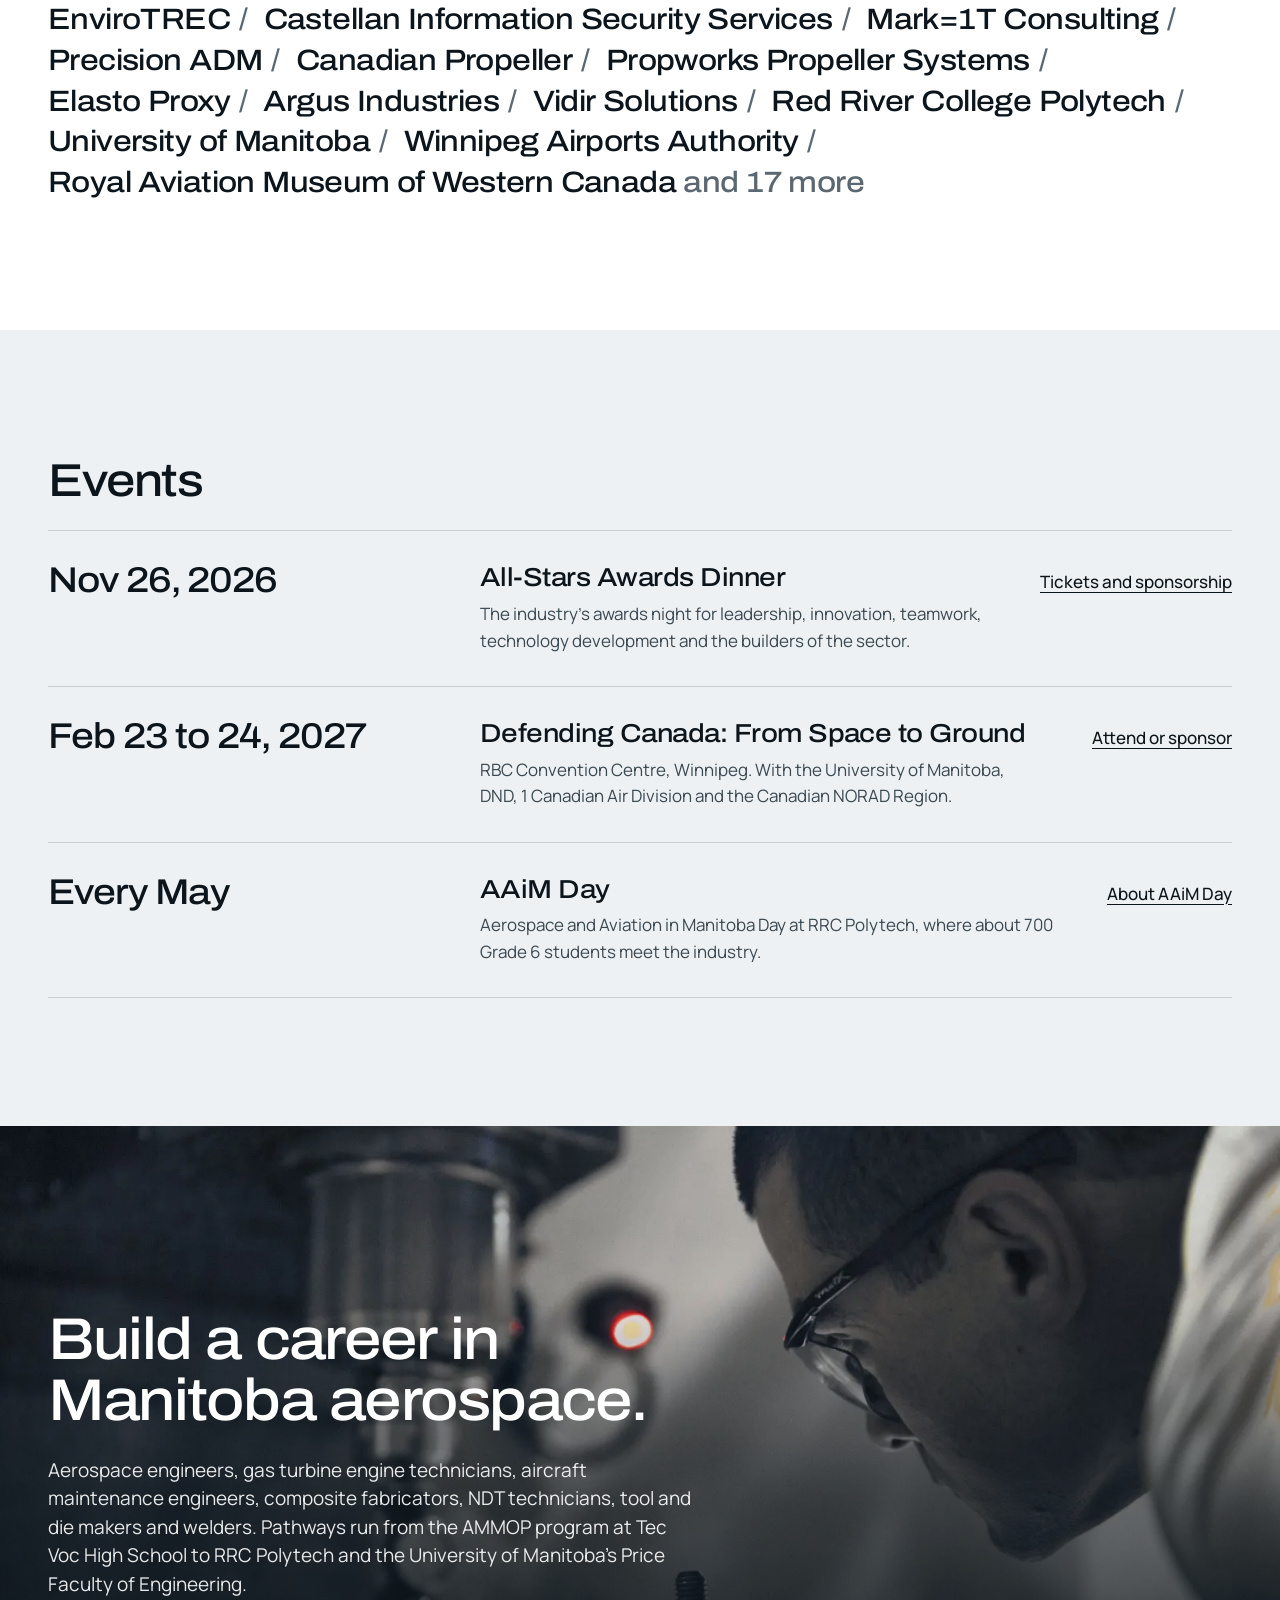
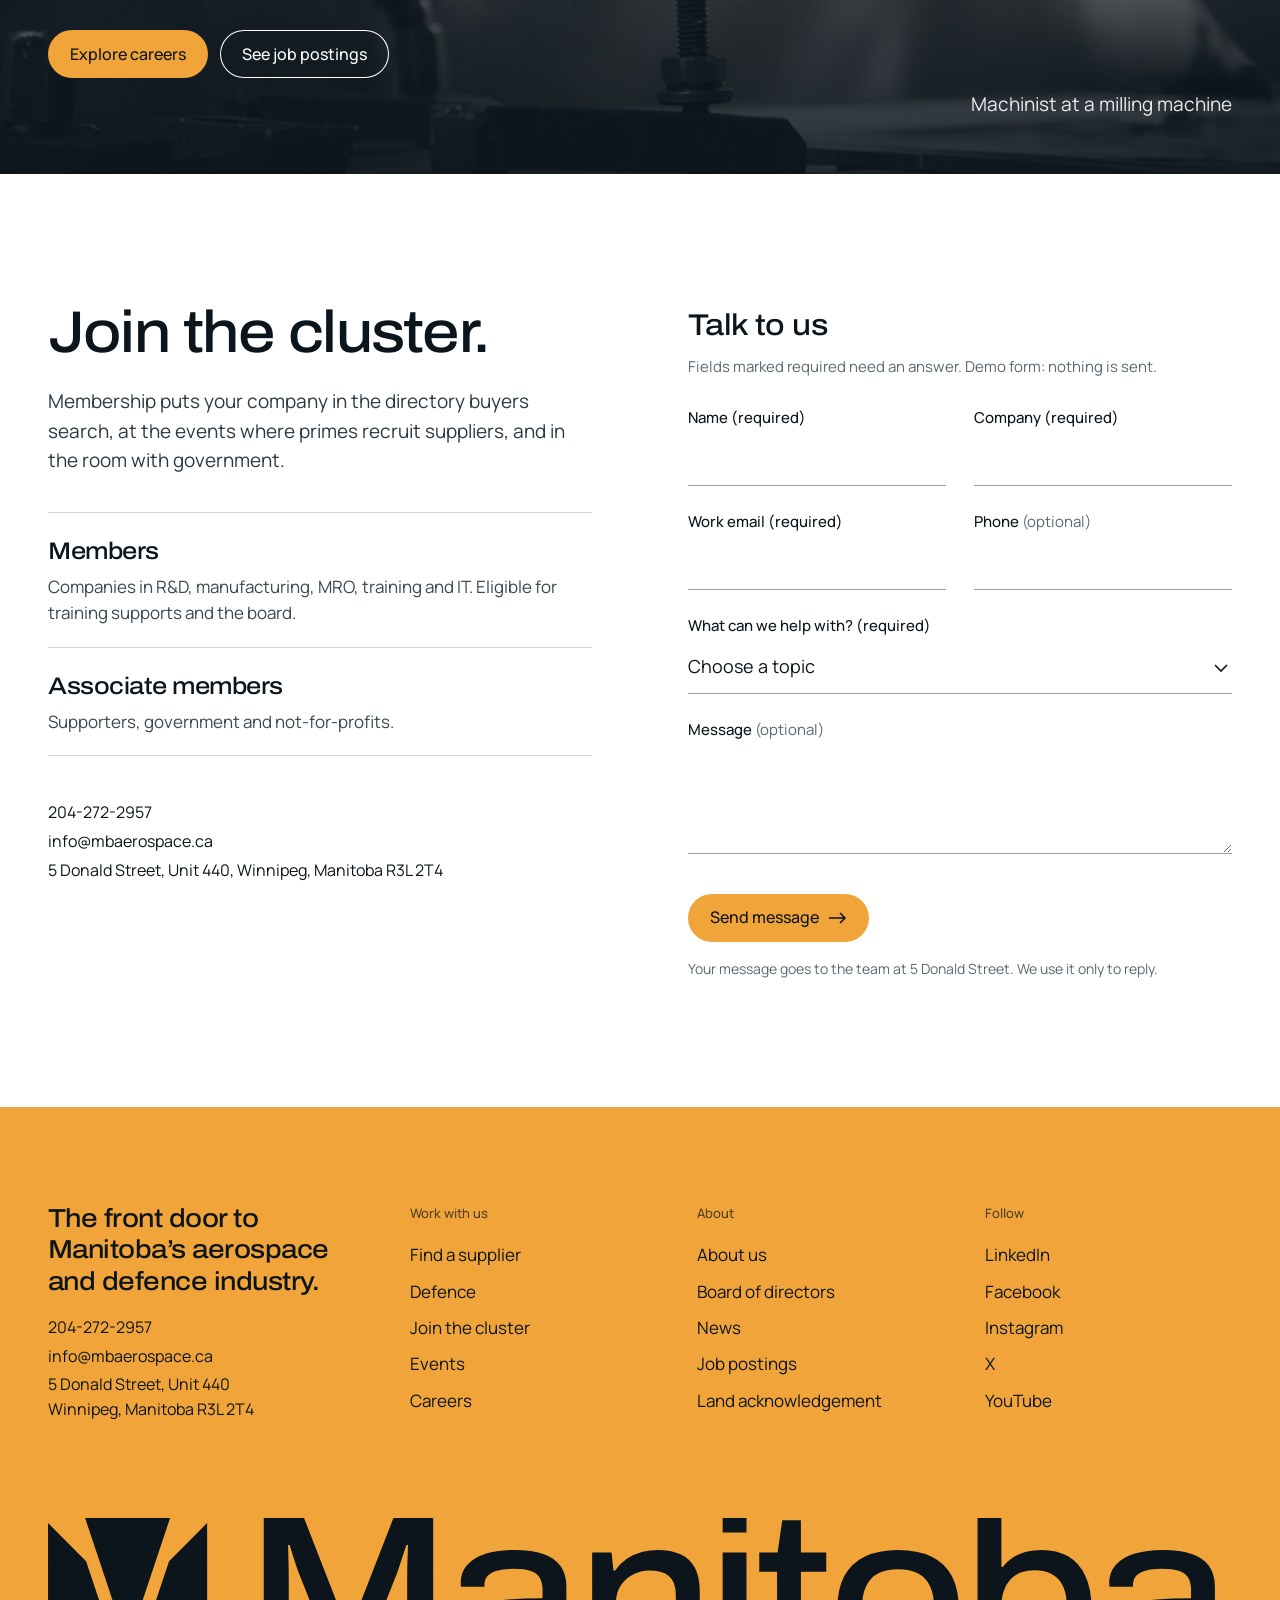
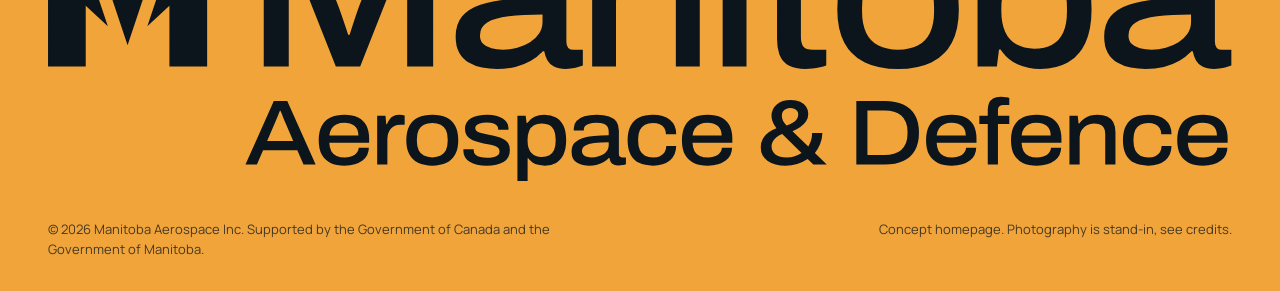
<file: concept-2/index.html>
<!doctype html>
<html lang="en-CA">
<head>
<meta charset="utf-8">
<meta name="viewport" content="width=device-width, initial-scale=1">
<meta name="robots" content="noindex, nofollow">
<title>Manitoba Aerospace &amp; Defence</title>
<meta name="description" content="Canada's third-largest aerospace cluster. Find a Manitoba supplier, join the cluster or build a career in aerospace and defence.">
<meta property="og:image" content="img/og.jpg">
<link rel="icon" href="logo/favicon.svg" type="image/svg+xml">
<link rel="preload" href="fonts/Archivo-var.woff2" as="font" type="font/woff2" crossorigin>
<link rel="preload" as="image" href="img/hero-cc130j-night-2880.webp" imagesrcset="img/hero-cc130j-night-1600.webp 1600w, img/hero-cc130j-night-2880.webp 2880w" imagesizes="100vw">
<style>
@font-face{font-family:"Archivo";src:url(fonts/Archivo-var.woff2) format("woff2");font-weight:100 900;font-stretch:62% 125%;font-display:swap}
@font-face{font-family:"Manrope";src:url(fonts/Manrope-var.woff2) format("woff2");font-weight:200 800;font-display:swap}
:root{
  --ink:#0C151C; --ink-2:#121F28; --steel:#5B6872; --mist:#9AA6AE; --ice:#EDF1F3; --white:#FFFFFF; --amber:#F0A43A;
  --rule-d:rgba(255,255,255,.2); --rule-l:rgba(12,21,28,.16);
  --display:"Archivo","Helvetica Neue",Arial,sans-serif;
  --text:"SF Pro Text",-apple-system,BlinkMacSystemFont,"Manrope",system-ui,sans-serif;
  --m:48px; --ease:cubic-bezier(.2,.7,.1,1);
  /* spacing scale (4px base) + section rhythm */
  --s-2:8px; --s-3:12px; --s-4:16px; --s-5:20px; --s-6:24px; --s-8:32px; --s-10:40px; --s-12:48px; --s-16:64px; --s-24:96px;
  --sec:128px; --sec-in:64px; --band-cap:24px; --hdr:84px; --h-gap:24px;
  /* two display heading steps: --h-band for photo-led stories, --h-sec for working sections */
  --h-band:clamp(40px,4.6vw,68px); --h-sec:clamp(34px,3.6vw,54px);
  --band-h:min(72vh,720px);
}
*,*::before,*::after{box-sizing:border-box}
html{-webkit-text-size-adjust:100%;scroll-behavior:smooth;scroll-padding-top:84px}
body{margin:0;background:var(--white);color:var(--ink);font:400 17px/1.55 var(--text);-webkit-font-smoothing:antialiased;text-rendering:optimizeLegibility}
img{display:block;max-width:100%}
a{color:inherit}
button,input,select,textarea{font:inherit;color:inherit}
.vh{position:absolute!important;width:1px;height:1px;overflow:hidden;clip:rect(0 0 0 0);white-space:nowrap}
.skip{position:absolute;left:12px;top:-60px;z-index:100;background:var(--amber);color:var(--ink);padding:10px 16px;border-radius:999px;font-weight:500;text-decoration:none}
.skip:focus{top:12px}
:focus-visible{outline:2px solid var(--amber);outline-offset:3px}
.d{font-family:var(--display);font-weight:500;font-stretch:112%;letter-spacing:-.03em;line-height:1.04;text-wrap:balance}
h1,h2,h3,blockquote,.big{text-wrap:balance}
p,li,figcaption,.route-for,.caption{text-wrap:pretty}
.nw{white-space:nowrap}
p{max-width:65ch}
.wrap{padding-left:var(--m);padding-right:var(--m)}
.caption{font-size:13px;line-height:1.4;color:rgba(255,255,255,.86)}
.pill{display:inline-flex;align-items:center;gap:10px;height:48px;padding:0 22px;border-radius:999px;background:var(--amber);color:var(--ink);font-weight:500;font-size:16px;text-decoration:none;border:0;cursor:pointer;transition:background .2s,transform .2s var(--ease)}
.pill:hover{background:#F6B85E}
.pill svg{transition:transform .25s var(--ease)}
.pill:hover svg{transform:translateX(3px)}
.pill.ghost{background:transparent;color:inherit;box-shadow:inset 0 0 0 1px currentColor}
.pill.ghost:hover{background:rgba(255,255,255,.1)}
.link{font-weight:500;text-decoration:underline;text-underline-offset:4px;text-decoration-thickness:1px}
.link:hover{text-decoration-thickness:2px}

/* header */
.site{position:fixed;inset:0 0 auto;z-index:50;height:84px;display:flex;align-items:center;gap:32px;padding:0 var(--m);color:var(--white);transition:background-color .3s}
.site.scrolled{background:var(--ink)}
.brand{display:flex;align-items:center;text-decoration:none;flex:none}
.brand svg{height:40px;width:auto;display:block}
.brand .mark-only{display:none}
.nav{display:flex;gap:30px;margin:0 auto}
.nav a{font-size:15px;text-decoration:none;opacity:.88;padding:6px 0;background:linear-gradient(currentColor,currentColor) 0 100%/0 1px no-repeat;transition:background-size .3s var(--ease),opacity .2s}
.nav a:hover{opacity:1;background-size:100% 1px}
.tools{display:flex;align-items:center;gap:20px;flex:none}
.tools .pill{height:44px;padding:0 20px;font-size:15px}
.tools .pill-i{display:none}
.menu-btn{display:inline-flex;align-items:center;gap:10px;background:none;border:0;padding:10px 0;cursor:pointer;font-size:15px;color:inherit}
.menu-btn i{display:block;width:22px;height:8px;border-top:1.5px solid currentColor;border-bottom:1.5px solid currentColor}

/* menu overlay */
.menu{position:fixed;inset:0;z-index:60;background:var(--ink);color:var(--white);display:grid;grid-template-rows:auto 1fr auto;padding:0 var(--m) 40px;overflow:auto}
.menu[hidden]{display:none}
.menu-top{height:84px;display:flex;align-items:center;justify-content:space-between}
.menu-top .brand svg{height:40px}
.menu-close{background:none;border:0;color:inherit;cursor:pointer;font-size:15px;display:inline-flex;gap:10px;align-items:center;padding:10px 0}
.menu-close i{position:relative;width:18px;height:18px}
.menu-close i::before,.menu-close i::after{content:"";position:absolute;left:-2px;right:-2px;top:8px;border-top:1.5px solid currentColor;transform:rotate(45deg)}
.menu-close i::after{transform:rotate(-45deg)}
.menu-main{display:grid;grid-template-columns:1.4fr 1fr;gap:48px;align-content:center;padding:40px 0}
.menu-main ul{list-style:none;margin:0;padding:0}
.menu-big a{display:block;font-family:var(--display);font-weight:500;font-stretch:112%;letter-spacing:-.03em;font-size:clamp(36px,5vw,68px);line-height:1.08;text-decoration:none;padding:4px 0;transition:color .2s,transform .3s var(--ease)}
.menu-big a:hover{color:var(--amber);transform:translateX(8px)}
.menu-small{display:grid;gap:28px;align-content:start;padding-top:10px}
.menu-small a{text-decoration:none;opacity:.85}
.menu-small a:hover{opacity:1;text-decoration:underline;text-underline-offset:4px}
.menu-small h3{margin:0 0 8px;font-size:13px;font-weight:500;color:var(--mist)}
.menu-small li{padding:3px 0}
.menu-foot{display:flex;flex-wrap:wrap;gap:12px 32px;border-top:1px solid var(--rule-d);padding-top:20px;font-size:15px;color:rgba(255,255,255,.8)}
.menu-foot a{text-decoration:none}

/* hero */
.hero{position:relative;height:100vh;height:100svh;min-height:640px;max-height:1100px;color:var(--white);overflow:hidden;background:var(--ink)}
.hero picture,.hero img{position:absolute;inset:0;width:100%;height:100%;object-fit:cover;object-position:50% 50%}
.hero img{transform:scale(1.04);animation:settle 2.4s var(--ease) forwards}
@keyframes settle{to{transform:scale(1)}}
.hero::after{content:"";position:absolute;inset:auto 0 0;height:34%;background:linear-gradient(to top,rgba(12,21,28,.72),rgba(12,21,28,0))}
.hero h1{position:absolute;z-index:2;left:var(--m);top:calc(var(--hdr) + var(--s-12));margin:0;font-size:clamp(40px,3.6vw,52px);max-width:18em;text-wrap:balance}
.hero h1 br{display:none}
.hero-foot{position:absolute;z-index:2;left:var(--m);right:var(--m);bottom:var(--s-8);display:flex;align-items:flex-end;justify-content:space-between;gap:40px}
.hero-sub{margin:0;max-width:58ch;text-wrap:pretty;font-size:19px;line-height:1.45;color:rgba(255,255,255,.92)}
.hero-cta{display:flex;flex-wrap:wrap;gap:var(--s-3);margin-top:var(--s-6)}
.hero .caption{text-align:right;max-width:22em}

/* finder */
.finder{background:var(--ink-2);color:var(--white);padding:var(--sec) var(--m)}
.finder-head{display:flex;justify-content:space-between;align-items:flex-end;gap:var(--s-10);margin-bottom:var(--h-gap)}
.finder h2{margin:0;font-size:var(--h-sec)}
.finder-head p{margin:0;max-width:44ch;color:rgba(255,255,255,.75);font-size:16px}
.finder form{display:flex;align-items:center;border-bottom:1px solid rgba(255,255,255,.55);transition:border-color .2s}
.finder form:focus-within{border-color:var(--amber);box-shadow:0 2px 0 var(--amber)}
.finder input{flex:1;min-width:0;background:none;border:0;outline:0;padding:14px 0 18px;font-family:var(--display);font-weight:500;font-stretch:112%;letter-spacing:-.02em;font-size:clamp(26px,2.8vw,42px);color:var(--white)}
.finder input::placeholder{color:rgba(255,255,255,.4)}
.finder input::-webkit-search-cancel-button{display:none}
.finder form button{background:none;border:0;cursor:pointer;display:inline-flex;align-items:center;gap:10px;font-size:17px;font-weight:500;padding:14px 0 14px 20px;min-height:44px;min-width:44px;justify-content:flex-end;color:var(--amber)}
.chips{display:flex;flex-wrap:wrap;align-items:center;gap:8px 22px;margin-top:20px;font-size:15px;color:rgba(255,255,255,.7)}
.chips button{background:none;border:0;padding:6px 0;min-height:44px;cursor:pointer;color:var(--white);text-decoration:underline;text-decoration-color:rgba(255,255,255,.35);text-underline-offset:5px}
.chips button:hover{text-decoration-color:var(--amber)}
.results{margin-top:48px}
.results:empty{display:none}
.res-meta{display:flex;justify-content:space-between;gap:20px;font-size:14px;color:rgba(255,255,255,.65);padding-bottom:14px;border-bottom:1px solid var(--rule-d)}
.res-row{display:grid;grid-template-columns:minmax(0,1.1fr) minmax(0,1.6fr) auto;gap:32px;align-items:baseline;padding:22px 0;border-bottom:1px solid var(--rule-d);text-decoration:none}
.res-row h3{transition:transform .3s var(--ease)}
.res-row:hover h3{transform:translateX(10px)}
.res-row h3{margin:0;font-family:var(--display);font-weight:500;font-stretch:112%;letter-spacing:-.02em;font-size:26px;line-height:1.1}
.res-row p{margin:0;color:rgba(255,255,255,.8);font-size:16px}
.res-row span{font-size:14px;color:var(--amber);white-space:nowrap}
.res-empty{padding:28px 0;border-bottom:1px solid var(--rule-d)}
.res-empty h3{margin:0 0 6px;font-family:var(--display);font-weight:500;font-stretch:112%;font-size:26px;letter-spacing:-.02em}
.res-empty p{margin:0;color:rgba(255,255,255,.8)}
.res-empty a{color:var(--amber)}

/* proof */
.proof{padding:var(--sec) var(--m)}
.routes + .proof{padding-top:0}
.statement{margin:0 0 var(--sec-in);font-size:var(--h-band);max-width:23ch}
.figure{display:grid;grid-template-columns:minmax(0,3fr) minmax(0,2fr);gap:64px;align-items:end;border-top:1px solid var(--rule-l);padding-top:40px}
.figure b{font-size:clamp(96px,14vw,216px);line-height:.82}
.figure p{margin:0;font-size:19px;line-height:1.5;color:#22303A;max-width:26em}
.figure small{display:block;margin-top:14px;font-size:13px;color:var(--steel)}
.figure-more{margin:var(--s-12) 0 0;max-width:54ch;font-size:17px;color:#33414B}

/* routes */
.routes{padding:var(--sec) var(--m)}
.routes h2{margin:0 0 var(--h-gap);font-size:var(--h-sec)}
.route{display:grid;grid-template-columns:auto 1fr;align-items:center;gap:48px;padding:var(--s-8) 0;border-top:1px solid var(--rule-l);text-decoration:none}
.routes .route:last-child{border-bottom:1px solid var(--rule-l)}
.route-name{display:block;font-size:clamp(36px,4.4vw,64px)}
.route-for{display:block;margin-top:var(--s-3);font-size:17px;color:var(--steel);transition:color .3s}
.route-arrow{position:relative;height:2px;align-self:center;margin-top:-30px}
.route-arrow::before{content:"";position:absolute;right:0;top:0;height:2px;width:100%;background:var(--ink);clip-path:inset(0 0 0 calc(100% - var(--arrow,120px)));transition:clip-path .55s var(--ease)}
.route-arrow svg{position:absolute;right:-2px;top:-11px}
.route:hover .route-arrow::before,.route:focus-visible .route-arrow::before{clip-path:inset(0)}
.route:hover .route-for{color:var(--ink)}

/* sectors: one full-bleed frame at a time */
.sectors{position:relative;height:min(100vh,960px);min-height:620px;overflow:hidden;background:var(--ink);color:var(--white)}
.sec-frame{position:absolute;inset:0;margin:0;opacity:0;transition:opacity .9s var(--ease)}
.sec-frame.on{opacity:1}
.sec-frame img{width:100%;height:100%;object-fit:cover}
.sec-frame .caption{position:absolute;right:var(--m);top:calc(var(--hdr) + var(--band-cap))}
.sectors::after{content:"";position:absolute;inset:auto 0 0;height:62%;background:linear-gradient(to top,rgba(12,21,28,.9),rgba(12,21,28,.5) 45%,rgba(12,21,28,0));pointer-events:none}
.sec-ui{position:absolute;z-index:2;left:var(--m);right:var(--m);bottom:var(--s-16);display:grid;grid-template-columns:minmax(0,1.7fr) minmax(0,1fr);gap:56px;align-items:end}
.sec-tabs{display:flex;flex-wrap:wrap;gap:4px 36px}
.sec-tabs button{background:none;border:0;padding:4px 0 10px;cursor:pointer;color:rgba(255,255,255,.72);font-size:clamp(28px,2.6vw,40px);border-bottom:2px solid transparent;transition:color .3s}
.sec-tabs button:hover{color:rgba(255,255,255,.85)}
.sec-tabs button[aria-selected=true]{color:var(--white);border-bottom-color:var(--amber)}
.sec-panel p{margin:0 0 16px;font-size:18px;line-height:1.5;color:rgba(255,255,255,.92);max-width:28em}
.sec-panel .link{color:var(--white)}

/* cold band */
.cold{display:grid;grid-template-columns:minmax(0,5fr) minmax(0,7fr);min-height:var(--band-h);background:var(--ice);color:var(--ink)} /* folded: text beside the photo, never over the de-icing boom */
.cold img{grid-column:2;grid-row:1;width:100%;height:100%;object-fit:cover;object-position:45% 60%}
.cold-body{grid-column:1;grid-row:1;align-self:center;padding:var(--sec) var(--m)}
.cold h2{margin:0;font-size:var(--h-band)}
.cold p{margin:var(--h-gap) 0 0;font-size:18px;line-height:1.5;max-width:30em;color:#14202A}
.cold p.caption{margin-top:var(--s-4);font-size:13px;line-height:1.4;color:#3A4852}

/* defence */
.defence{background:var(--ink);color:var(--white)}
.film{position:relative;height:var(--band-h);min-height:520px;overflow:hidden}
.film img{position:absolute;inset:0;width:100%;height:100%;object-fit:cover;object-position:50% 40%}
.film::after{content:"";position:absolute;inset:auto 0 0;height:30%;background:linear-gradient(to top,var(--ink),rgba(12,21,28,0))}
.film .caption{position:absolute;z-index:2;left:var(--m);bottom:var(--band-cap)}
.def-main{display:grid;grid-template-columns:minmax(0,1fr) minmax(0,1fr);gap:var(--s-24);padding:var(--sec) var(--m)}
.def-main h2{margin:0 0 var(--h-gap);font-size:var(--h-band);max-width:12ch}
.def-main .lead{margin:0 0 36px;font-size:19px;line-height:1.5;color:rgba(255,255,255,.85);max-width:28em}
.def-list{list-style:none;margin:0;padding:0}
.def-list li{border-top:1px solid var(--rule-d);padding:var(--s-6) 0 var(--s-8)}
.def-list li:last-child{border-bottom:1px solid var(--rule-d)}
.def-list h3{margin:0 0 8px;font-family:var(--display);font-weight:500;font-stretch:112%;letter-spacing:-.02em;font-size:24px;line-height:1.15}
.def-list p{margin:0;color:rgba(255,255,255,.75);font-size:16px;max-width:62ch}
.quote{margin:var(--sec-in) 0 0;padding:0}
.quote blockquote{margin:0;font-size:clamp(28px,2.8vw,40px);line-height:1.1;max-width:22ch}
.quote figcaption{margin-top:var(--s-4);font-size:16px;color:rgba(255,255,255,.7)}

/* members */
.members{padding:var(--sec) var(--m)}
.members-head{display:flex;justify-content:space-between;align-items:flex-end;gap:var(--s-10);margin-bottom:var(--h-gap)}
.members h2{margin:0;font-size:var(--h-sec);max-width:16ch}
.names{margin:0;max-width:none;font-family:var(--display);font-weight:500;font-stretch:112%;letter-spacing:-.02em;font-size:clamp(22px,2.3vw,34px);line-height:1.38;color:var(--ink)}
.names .n{white-space:nowrap} /* mobile: names hold via &nbsp;, the two longest keep one break point */
.names i{font-style:normal;color:#5B6872;padding:0 .3em}
.names em{font-style:normal;color:var(--steel)}

/* events */
.events{background:var(--ice);padding:var(--sec) var(--m)}
.events h2{margin:0 0 var(--h-gap);font-size:var(--h-sec)}
.ev{display:grid;grid-template-columns:minmax(0,24rem) minmax(0,1fr) auto;gap:var(--s-12);align-items:start;padding:var(--s-8) 0;border-top:1px solid var(--rule-l)}
.ev:last-child{border-bottom:1px solid var(--rule-l)}
.ev time{font-family:var(--display);font-weight:500;font-stretch:112%;letter-spacing:-.03em;font-size:clamp(28px,2.8vw,42px);line-height:1}
.ev h3{margin:0 0 8px;font-family:var(--display);font-weight:500;font-stretch:112%;letter-spacing:-.02em;font-size:26px;line-height:1.15}
.ev p{margin:0;color:#3A4852;max-width:34em}
.ev .link{white-space:nowrap;justify-self:end;margin-top:6px}

/* careers */
.careers{position:relative;min-height:var(--band-h);display:flex;align-items:flex-end;color:var(--white);overflow:hidden}
.careers img{position:absolute;inset:0;width:100%;height:100%;object-fit:cover}
.careers::after{content:"";position:absolute;inset:0;background:linear-gradient(to top,rgba(12,21,28,.9),rgba(12,21,28,.55) 40%,rgba(12,21,28,.05) 75%)}
.careers-body{position:relative;z-index:2;padding:0 var(--m) var(--s-24);max-width:980px}
.careers h2{margin:0 0 var(--h-gap);font-size:var(--h-band)}
.careers p{margin:0 0 var(--s-8);font-size:19px;line-height:1.5;color:rgba(255,255,255,.9);max-width:54ch}
.careers .actions{display:flex;flex-wrap:wrap;gap:12px}
.careers .caption{position:absolute;z-index:2;right:var(--m);bottom:var(--band-cap)}
.careers img{object-position:60% 40%}

/* join */
.join{display:grid;grid-template-columns:minmax(0,1fr) minmax(0,1fr);gap:var(--s-24);padding:var(--sec) var(--m)}
.join h2{margin:0 0 var(--h-gap);font-size:var(--h-band)}
.join .lead{margin:0 0 36px;font-size:19px;max-width:28em;color:#2B3842}
.tiers{list-style:none;margin:0 0 44px;padding:0}
.tiers li{border-top:1px solid var(--rule-l);padding:var(--s-5) 0}
.tiers li:last-child{border-bottom:1px solid var(--rule-l)}
.tiers h3{margin:0 0 4px;font-family:var(--display);font-weight:500;font-stretch:112%;letter-spacing:-.02em;font-size:24px}
.tiers p{margin:0;color:#3A4852}
.contact-lines{display:grid;gap:4px;font-size:16px}
.contact-lines a{text-decoration:none}
.contact-lines a:hover{text-decoration:underline;text-underline-offset:4px}
.form h3{margin:0 0 6px;font-family:var(--display);font-weight:500;font-stretch:112%;letter-spacing:-.02em;font-size:30px}
.form .note{margin:0 0 28px;color:var(--steel);font-size:15px}
.field{margin-bottom:var(--s-6)}
.field label{display:block;font-size:15px;font-weight:500;margin-bottom:6px}
.field label .opt{font-weight:400;color:var(--steel)}
.field input,.field select,.field textarea{width:100%;background:transparent;border:0;border-bottom:1px solid rgba(12,21,28,.4);border-radius:0;padding:10px 0 12px;font-size:18px;outline:0;transition:border-color .2s}
.field select{appearance:none;background:url("data:image/svg+xml,%3Csvg xmlns='http://www.w3.org/2000/svg' width='14' height='9'%3E%3Cpath d='M1 1l6 6 6-6' fill='none' stroke='%230C151C' stroke-width='1.6'/%3E%3C/svg%3E") no-repeat right 4px center;padding-right:30px}
.field textarea{resize:vertical;min-height:96px}
.field input:focus,.field select:focus,.field textarea:focus{border-color:var(--ink);box-shadow:0 1px 0 var(--ink)}
.field.bad input,.field.bad select{border-color:#B3261E;box-shadow:0 1px 0 #B3261E}
.err{display:none;margin-top:8px;font-size:14px;color:#B3261E}
.field.bad .err{display:block}
.form-summary{display:none;margin:0 0 24px;padding:14px 0;border-top:2px solid #B3261E;color:#B3261E;font-size:15px}
.form-summary.show{display:block}
.form-row{display:grid;grid-template-columns:1fr 1fr;gap:0 28px}
.form .pill{margin-top:8px}
.form .after{margin:16px 0 0;font-size:14px;color:var(--steel)}
.done{border-top:2px solid var(--ink);padding-top:28px}
.done h3{margin:0 0 14px;font-family:var(--display);font-weight:500;font-stretch:112%;letter-spacing:-.02em;font-size:34px;line-height:1.1}
.done p{margin:0 0 18px;color:#2B3842}

/* footer */
.foot{background:var(--amber);color:var(--ink);padding:var(--s-24) var(--m) var(--s-8);overflow:hidden}
.foot-grid{display:grid;grid-template-columns:1.3fr 1fr 1fr 1fr;gap:40px;margin-bottom:96px}
.foot h2{margin:0 0 14px;font-size:13px;font-weight:500;color:rgba(12,21,28,.7);font-family:var(--text);letter-spacing:0}
.foot ul{list-style:none;margin:0;padding:0}
.foot li{padding:0}
.foot li a{display:inline-block;padding:5px 0;min-width:24px}
.foot a{text-decoration:none}
.foot a:hover{text-decoration:underline;text-underline-offset:4px}
.foot .big{font-family:var(--display);font-weight:500;font-stretch:112%;letter-spacing:-.02em;font-size:26px;line-height:1.2;margin:0 0 18px}
.wordmark{display:block;width:100%;height:auto;color:var(--ink)}
.foot-base{display:flex;justify-content:space-between;flex-wrap:wrap;gap:12px;margin-top:var(--s-8);font-size:13px;color:rgba(12,21,28,.75)}
.foot-base span{max-width:70ch}

/* reveal */
.js [data-reveal]{opacity:0;transform:translateY(28px);transition:opacity .9s var(--ease),transform .9s var(--ease)}
.js [data-reveal].in{opacity:1;transform:none}
@media (prefers-reduced-motion:reduce){
  *,*::before,*::after{animation:none!important;transition:none!important;scroll-behavior:auto!important}
  .js [data-reveal]{opacity:1;transform:none}
  .hero img{transform:none}
}

/* responsive */
@media (max-width:1100px){
  .nav{display:none}
  .tools{margin-left:auto}
  .def-main,.join{grid-template-columns:1fr;gap:56px}
  .foot-grid{grid-template-columns:1fr 1fr}
}
@media (max-width:760px){
  :root{--m:20px;--sec:80px;--sec-in:48px;--band-cap:16px;--hdr:64px;--h-sec:30px;--h-band:min(34px,calc((100vw - 2 * var(--m)) / 10.3))} /* "Manitoba aerospace." = 10.17em: two lines, no orphan */
  body{font-size:16px}
  html{scroll-padding-top:68px}
  .site,.site.scrolled{height:64px;gap:12px}
  .site .brand svg.full{height:32px}
  .tools{gap:14px}
  .tools .pill{height:44px;width:44px;padding:0;justify-content:center}
  .tools .pill-t{display:none}.tools .pill-i{display:block}
  .menu-btn span{display:none}
  .menu-btn{padding:0;min-width:44px;min-height:44px;justify-content:center}
  .brand{min-height:44px;min-width:44px}
  .menu{padding:0 20px 28px}
  .menu-top{height:64px}
  .menu-top .brand svg{height:30px}
  .menu-main{grid-template-columns:1fr;gap:32px;align-content:start;padding:24px 0}
  .menu-big a{font-size:38px}
  .hero{min-height:600px}
  .hero h1 br{display:block}
  .hero h1{top:calc(var(--hdr) + var(--s-6));right:20px;max-width:none;text-wrap:initial;font-size:min(36px,calc((100vw - 2 * var(--m)) / 11.6));line-height:1.04} /* widest line "Engines, aerostructures" = 11.46em: keeps it on one line */
  .hero img{object-position:96% 50%;top:-26%;height:126%}
  .hero-foot{flex-direction:column;align-items:flex-start;gap:14px;bottom:22px}
  .hero-sub{font-size:16px}
  .hero .caption{text-align:left;font-size:12px}
  .hero::after{height:64%;background:linear-gradient(to top,rgba(12,21,28,.88) 40%,rgba(12,21,28,0))}
  .finder-head{flex-direction:column;align-items:flex-start;gap:var(--h-gap);margin-bottom:var(--h-gap)}
  .finder input{font-size:24px}
  .finder form button span{display:none}
  .res-row{grid-template-columns:1fr;gap:6px}
  .res-row h3{font-size:22px}
  .proof{padding:var(--sec) var(--m)}
  .statement{line-height:1.08}
  .figure{grid-template-columns:1fr;gap:20px;padding-top:28px}
  .figure b{font-size:88px}
  .figure p{font-size:17px}
  .figure-more{margin-top:var(--s-8);font-size:16px}
  .routes{padding:var(--sec) var(--m)}
  .route{grid-template-columns:1fr;gap:var(--s-4);padding:var(--s-6) 0}
  .route-name{font-size:38px}
  .route-arrow{height:2px;margin-top:4px}
  .route-arrow{--arrow:64px}
  .sectors{height:auto;min-height:0;aspect-ratio:auto;display:block}
  .sectors .sec-frame{position:relative;inset:auto;display:none;aspect-ratio:4/3}
  .sectors .sec-frame.on{display:block}
  .sectors::after{display:none}
  .sec-frame .caption{top:auto;bottom:12px;left:20px;right:auto}
  .sec-ui{position:static;grid-template-columns:1fr;gap:var(--s-5);padding:var(--s-8) var(--m) var(--sec)}
  .sec-tabs{gap:4px 18px}
  .sec-tabs button{font-size:23px;padding-bottom:6px;min-height:44px}
  .sec-panel p{font-size:16px}
  .cold{height:auto;min-height:0;display:flex;flex-direction:column;background:var(--ice)}
  .cold-body{order:1}.cold img{order:2}
  .cold img{position:relative;inset:auto;height:auto;aspect-ratio:4/3;object-position:30% 70%}
  .cold-body{padding:var(--sec) var(--m) var(--s-10)}

  .cold p{font-size:16px}
  .film{height:auto;min-height:0;aspect-ratio:4/3}
  .def-main{padding:var(--sec) var(--m)}
  .quote{margin-top:var(--sec-in)}
  .quote blockquote{font-size:28px;line-height:1.1}
  .members,.events{padding:var(--sec) var(--m)}
  .members-head{flex-direction:column;align-items:flex-start;gap:var(--h-gap)}
  .names{font-size:21px}
  .names .n{white-space:normal}
  .ev{grid-template-columns:1fr;gap:var(--s-3);padding:var(--s-6) 0}
  .ev .link{justify-self:start;margin-top:var(--s-2)}
  .careers{min-height:640px;flex-direction:column;justify-content:flex-end;align-items:stretch}
  .careers p{font-size:16px}
  .careers .caption{position:relative;left:auto;right:auto;bottom:auto;margin:0;padding:0 var(--m) var(--band-cap)} /* in flow: never over the CTAs */
  .careers-body{padding-bottom:var(--s-10)}
  .link,.foot li a,.contact-lines a,.menu-small a{display:inline-flex;align-items:center;min-height:44px}
  .foot li a{padding:0}
  .contact-lines{gap:0}
  .careers img{object-position:78% 40%}
  .join{padding:var(--sec) var(--m)}
  .form-row{grid-template-columns:1fr}
  .foot{padding:var(--sec) var(--m) var(--s-6)}
  .foot-grid{grid-template-columns:1fr;gap:var(--s-8);margin-bottom:var(--s-12)}
}
</style>
</head>
<body>
<a class="skip" href="#main">Skip to content</a>

<header class="site" id="top">
  <a class="brand" href="#main" aria-label="Manitoba Aerospace and Defence, home">
    <svg class="full" viewBox="0 0 1385.5 210.6" aria-hidden="true"><path fill="#F0A43A" d="M46.60,0.00 L153.40,0.00 L100.00,160.00Z M0.00,6.40 L47.83,54.23 L75.19,136.20 L47.40,110.20 L47.40,186.60 L0.00,186.60Z M200.00,6.40 L152.17,54.23 L124.81,136.20 L152.60,110.20 L152.60,186.60 L200.00,186.60Z"/><path fill="currentColor" d="M272.5987366493745 68.6V-0.03632590784253864H291.195412877632L306.9711650900214 40.46652425999389Q307.6191650900214 42.17626731766859 308.46614037229176 44.63218797680805Q309.3131156545621 47.088108635947506 310.158256332011 49.54268355202929Q311.0033970094599 51.99725846811107 311.6043747329875 53.91231492218492H312.3067598413183Q312.8456783643577 52.15770277693011 313.6145993286543 49.78286359475129Q314.3835202929509 47.40802441257247 315.22265852914256 44.93323466585291Q316.0617967653342 42.45844491913334 316.7592090326518 40.52317119316447L332.53496124504125 -0.03632590784253864H350.8829758925847V68.6H338.8855074763503V28.34233262129996Q338.8855074763503 25.51568629844369 338.95518400976505 22.322901434238624Q339.0248605431798 19.130116570033557 339.1265395178517 16.434980775099167Q339.22821849252364 13.739844980164776 339.2645444003662 12.45879768080561H338.48886542569426Q338.09525053402507 13.738244736039057 337.3268678669515 16.08249130302105Q336.55848519987796 18.426737870003045 335.7449124198963 20.948292950869693Q334.9313396399146 23.46984803173634 334.2323124809277 25.375383582545005L317.1661263350626 68.6H305.910815990235L288.80830393652735 25.41473664937442Q288.0643039365273 23.47461336588342 287.2857607567897 21.14550015257857Q286.5072175770522 18.81638693927372 285.8188373512359 16.504787305462305Q285.13045712541964 14.19318767165089 284.5911040585902 12.45879768080561H283.8154250839182Q283.9037509917608 14.406693927372594 283.96710405859017 17.217298748855654Q284.0304571254196 20.027903570338715 284.09429661275556 22.950513274336274Q284.15813610009155 25.873122978333832 284.15813610009155 28.34233262129996V68.6ZM383.4409679584987 69.8Q379.9222813548978 69.8 376.50600976502903 69.11022215440951Q373.0897381751602 68.42044430881904 370.3216740921575 66.77466402197132Q367.55361000915474 65.12888373512358 365.9221953005798 62.221523344522424Q364.2907805920049 59.31416295392126 364.2907805920049 54.86732377174244Q364.2907805920049 48.963002746414396 367.29271650900216 45.413810192249Q370.2946524259994 41.86461763808361 375.7283686298444 40.0617485505035Q381.1620848336894 38.258879462923396 388.5069368324688 37.661847421422024Q395.85178883124814 37.064815379920645 404.4376209948124 37.064815379920645V33.084043942630444Q404.4376209948124 29.811455599633803 403.18774183704613 27.69267500762892Q401.9378626792799 25.57389441562404 399.0134177601465 24.541580714067738Q396.0889728410132 23.509267012511437 390.9185620994813 23.509267012511437Q386.3140921574611 23.509267012511437 383.35125968873973 24.41654379005187Q380.38842722001834 25.3238205675923 378.9908690875801 26.838001220628612Q377.59331095514193 28.352181873664925 377.59331095514193 30.251599633811402V31.74530363137015H366.7945584375954Q366.6945584375954 31.28162953921268 366.6705584375954 30.817955447055223Q366.6465584375954 30.354281354897765 366.6465584375954 29.72693317058284Q366.6465584375954 25.030730546231304 369.59986695148007 21.676562709795537Q372.5531754653647 18.32239487335977 378.13627403112605 16.543034482758614Q383.7193725968874 14.763674092157459 391.6076142813549 14.763674092157459Q399.51111504424784 14.763674092157459 404.79713945682033 16.588056759230998Q410.08316386939276 18.412439426304537 412.76863289594144 22.157365273115648Q415.4541019224901 25.90229111992676 415.4541019224901 31.78445895636252V57.21861458651205Q415.4541019224901 59.16531095514189 416.31703021055847 60.03115288373512Q417.17995849862683 60.896994812328344 418.79130668294175 60.896994812328344H423.05798840402815V68.21134330180043Q421.84007201708886 68.69695331095514 419.73572657918834 69.2108025633201Q417.6313811412878 69.72465181568508 415.07424107415324 69.72465181568508Q411.7260091547147 69.72465181568508 409.70192554165396 68.67487885260908Q407.67784192859324 67.6251058895331 406.6545163259079 65.76485138846505Q405.6311907232225 63.904596887397005 405.24976869087584 61.54861153494049H404.5527958498627Q402.2985291425084 64.10750076289288 399.0561708880074 65.98110833079035Q395.8138126335063 67.85471589868781 391.8632322245957 68.8273579493439Q387.91265181568514 69.8 383.4409679584987 69.8ZM386.1943741226732 60.896994812328344Q389.5394214220324 60.896994812328344 392.7872761672262 59.99133292645712Q396.03513091241996 59.08567104058589 398.6605584375954 57.43736954531583Q401.28598596277084 55.78906805004577 402.8618034787916 53.41012206286237Q404.4376209948124 51.03117607567897 404.4376209948124 48.11228684772657V44.64992493133963Q395.2015404333232 44.64992493133963 388.7248556606653 45.436673176685986Q382.2481708880074 46.223421422032345 378.8858742752518 48.29431064998474Q375.5235776624962 50.36519987793713 375.5235776624962 54.2507561794324Q375.5235776624962 56.645512358864806 376.95880012206294 58.1055892584681Q378.3940225816296 59.5656661580714 380.8375611840098 60.23133048519988Q383.28109978639003 60.896994812328344 386.1943741226732 60.896994812328344ZM430.37326457125425 68.6V15.963674092157454H439.32905950564543L440.2201013121758 24.234010375343296H441.0044272200184Q443.4199829111993 20.84064205065608 446.5507287152884 18.760866646322842Q449.6814745193775 16.681091241989606 453.3246078730547 15.722382667073532Q456.96774122673185 14.763674092157459 460.7554250839183 14.763674092157459Q466.8373805309735 14.763674092157459 471.15555080866653 16.719523344522425Q475.47372108635955 18.675372596887392 477.7870765944462 22.896577357339023Q480.10043210253286 27.117782117790654 480.10043210253286 34.00752517546536V68.6H469.0445981080257V35.87352944766554Q469.0445981080257 32.42557827281049 468.1713115654562 30.178464449191324Q467.2980250228868 27.931350625572158 465.68058285016787 26.630706133658823Q464.0631406774489 25.330061641745488 461.81153799206595 24.799572779981677Q459.559935306683 24.269083918217866 456.8543301800428 24.269083918217866Q452.80646811107727 24.269083918217866 449.2754824534636 26.08668904485809Q445.7444967958499 27.904294171498314 443.56712114739094 31.17112175770521Q441.38974549893203 34.43794934391211 441.38974549893203 38.89096734818431V68.6ZM493.6732645712542 6.709203539822994V-3.7363259078425415H504.689745498932V6.709203539822994ZM493.6732645712542 68.6V15.963674092157454H504.689745498932V68.6ZM534.9119487335978 69.78735306682941Q530.1344681110772 69.78735306682941 527.252048825145 68.18970643881599Q524.3696295392127 66.59205981080255 523.0944247787611 63.526124504119615Q521.8192200183095 60.46018919743668 521.8192200183095 56.11396765334146V24.8666792798291H513.602800122063V15.963674092157454H522.0709087580104L524.220360085444 1.0337137625877375H532.8357009459872V15.963674092157454H544.5523332316143V24.8666792798291H532.8357009459872V54.82123649679585Q532.8357009459872 57.83808117180347 533.946256332011 59.367537992065905Q535.0568117180349 60.896994812328344 538.474322856271 60.896994812328344H544.5523332316143V68.1879951174855Q543.3720073237718 68.64864205065608 541.6633481843149 69.01048153799206Q539.9546890448581 69.37232102532803 538.1688373512359 69.57983704607872Q536.3829856576137 69.78735306682941 534.9119487335978 69.78735306682941ZM580.7420482148307 69.8Q571.6924980164786 69.8 565.4134415624047 66.77216295392127Q559.1343851083309 63.74432590784254 555.8970717119317 57.620325907842535Q552.6597583155326 51.49632590784253 552.6597583155326 42.26367409215745Q552.6597583155326 32.93102227647237 555.8970717119317 26.85702227647237Q559.1343851083309 20.783022276472373 565.4134415624047 17.773348184314916Q571.6924980164786 14.763674092157459 580.7420482148307 14.763674092157459Q589.8435984131829 14.763674092157459 596.0966548672568 17.773348184314916Q602.3497113213306 20.783022276472373 605.5870247177297 26.85702227647237Q608.8243381141289 32.93102227647237 608.8243381141289 42.26367409215745Q608.8243381141289 51.49632590784253 605.5870247177297 57.620325907842535Q602.3497113213306 63.74432590784254 596.0966548672568 66.77216295392127Q589.8435984131829 69.8 580.7420482148307 69.8ZM580.7420482148307 60.896994812328344Q586.1079694842845 60.896994812328344 589.8233426914862 58.973545315837654Q593.5387158986879 57.05009581934696 595.4614470552335 53.11737686908758Q597.3841782117792 49.184657918828194 597.3841782117792 43.208849557522115V41.31849862679279Q597.3841782117792 35.282043332316135 595.4614470552335 31.37964784864204Q593.5387158986879 27.477252364967946 589.8233426914862 25.571965822398525Q586.1079694842845 23.666679279829104 580.7420482148307 23.666679279829104Q575.3878010375345 23.666679279829104 571.666590784254 25.571965822398525Q567.9453805309736 27.477252364967946 566.0226493744279 31.37964784864204Q564.0999182178823 35.282043332316135 564.0999182178823 41.31849862679279V43.208849557522115Q564.0999182178823 49.184657918828194 566.0226493744279 53.11737686908758Q567.9453805309736 57.05009581934696 571.666590784254 58.973545315837654Q575.3878010375345 60.896994812328344 580.7420482148307 60.896994812328344ZM649.4862545010681 69.8Q643.6416222154409 69.8 638.9374568202624 67.64168385718645Q634.2332914250838 65.48336771437289 631.114046994202 60.81450839182178H630.3893951785169L629.389706438816 68.6H620.4732645712542V-3.7363259078425415H631.4897454989319V22.642553555080852H632.1387183399451Q634.0763332316143 19.987007628928893 636.7982740311261 18.240851998779362Q639.5202148306378 16.494696368629832 642.9158889227951 15.629185230393645Q646.3115630149526 14.763674092157459 650.1820518767165 14.763674092157459Q657.1283039365272 14.763674092157459 662.2799285932255 17.72918523039365Q667.4315532499237 20.69469636862984 670.2965358559658 26.749725968873964Q673.1615184620078 32.804755569118086 673.1615184620078 42.1721184009765Q673.1615184620078 51.595683857186444 670.292698809887 57.732330790357025Q667.4238791577662 63.868977723527614 662.1490619469026 66.8344888617638Q656.874244736039 69.8 649.4862545010681 69.8ZM646.7194311870613 60.37329630759841Q651.5765028989929 60.37329630759841 654.9435550808666 58.55714311870613Q658.3106072627403 56.74098992981385 660.0523088190419 52.92811290814769Q661.7940103753433 49.11523588648153 661.7940103753433 43.17555080866646V41.466829417149825Q661.7940103753433 35.53935184620078 660.0892767775404 31.730798291119918Q658.3845431797375 27.922244736039055 655.0470070186145 26.056311260299047Q651.7094708574916 24.19037778455904 646.7502508391822 24.19037778455904Q643.2720878852608 24.19037778455904 640.4569740616416 25.23378761061946Q637.6418602380226 26.277197436679877 635.6236722612146 28.39421238938052Q633.6054842844064 30.511227342081163 632.5294519377479 33.83140067134573Q631.4534195910894 37.1515740006103 631.4534195910894 41.70207384803173V42.99069148611534Q631.4534195910894 48.709527006408294 633.207886481538 52.56586084833688Q634.9623533719865 56.42219469026548 638.3903735123588 58.39774549893194Q641.8183936527311 60.37329630759841 646.7194311870613 60.37329630759841ZM701.1409679584987 69.8Q697.6222813548978 69.8 694.206009765029 69.11022215440951Q690.7897381751602 68.42044430881904 688.0216740921575 66.77466402197132Q685.2536100091547 65.12888373512358 683.6221953005798 62.221523344522424Q681.990780592005 59.31416295392126 681.990780592005 54.86732377174244Q681.990780592005 48.963002746414396 684.9927165090022 45.413810192249Q687.9946524259994 41.86461763808361 693.4283686298444 40.0617485505035Q698.8620848336893 38.258879462923396 706.2069368324687 37.661847421422024Q713.5517888312481 37.064815379920645 722.1376209948123 37.064815379920645V33.084043942630444Q722.1376209948123 29.811455599633803 720.8877418370461 27.69267500762892Q719.6378626792798 25.57389441562404 716.7134177601465 24.541580714067738Q713.7889728410131 23.509267012511437 708.6185620994812 23.509267012511437Q704.0140921574612 23.509267012511437 701.0512596887397 24.41654379005187Q698.0884272200184 25.3238205675923 696.6908690875802 26.838001220628612Q695.2933109551419 28.352181873664925 695.2933109551419 30.251599633811402V31.74530363137015H684.4945584375954Q684.3945584375954 31.28162953921268 684.3705584375954 30.817955447055223Q684.3465584375954 30.354281354897765 684.3465584375954 29.72693317058284Q684.3465584375954 25.030730546231304 687.29986695148 21.676562709795537Q690.2531754653647 18.32239487335977 695.8362740311261 16.543034482758614Q701.4193725968875 14.763674092157459 709.307614281355 14.763674092157459Q717.2111150442478 14.763674092157459 722.4971394568203 16.588056759230998Q727.7831638693928 18.412439426304537 730.4686328959415 22.157365273115648Q733.1541019224901 25.90229111992676 733.1541019224901 31.78445895636252V57.21861458651205Q733.1541019224901 59.16531095514189 734.0170302105585 60.03115288373512Q734.8799584986268 60.896994812328344 736.4913066829417 60.896994812328344H740.7579884040281V68.21134330180043Q739.5400720170888 68.69695331095514 737.4357265791883 69.2108025633201Q735.3313811412878 69.72465181568508 732.7742410741532 69.72465181568508Q729.4260091547147 69.72465181568508 727.401925541654 68.67487885260908Q725.3778419285933 67.6251058895331 724.3545163259079 65.76485138846505Q723.3311907232224 63.904596887397005 722.9497686908758 61.54861153494049H722.2527958498627Q719.9985291425085 64.10750076289288 716.7561708880073 65.98110833079035Q713.5138126335063 67.85471589868781 709.5632322245957 68.8273579493439Q705.6126518156851 69.8 701.1409679584987 69.8ZM703.8943741226732 60.896994812328344Q707.2394214220324 60.896994812328344 710.4872761672261 59.99133292645712Q713.7351309124199 59.08567104058589 716.3605584375954 57.43736954531583Q718.9859859627709 55.78906805004577 720.5618034787916 53.41012206286237Q722.1376209948123 51.03117607567897 722.1376209948123 48.11228684772657V44.64992493133963Q712.9015404333231 44.64992493133963 706.4248556606652 45.436673176685986Q699.9481708880073 46.223421422032345 696.5858742752517 48.29431064998474Q693.2235776624962 50.36519987793713 693.2235776624962 54.2507561794324Q693.2235776624962 56.645512358864806 694.6588001220629 58.1055892584681Q696.0940225816296 59.5656661580714 698.5375611840097 60.23133048519988Q700.98109978639 60.896994812328344 703.8943741226732 60.896994812328344Z M265.1060201403723 186.6 295.7442575526396 117.96367409215746H310.2732120842234L340.9508025633201 186.6H327.854929508697L321.13848886176385 171.23089166920963H284.1693414708575L277.4655477570949 186.6ZM288.5188367409216 161.23153616112296H316.7379664327129L308.3809032651816 141.79987427525174Q307.9222020140372 140.75381995727798 307.17971559353066 138.95619285932253Q306.43722917302415 137.1585657613671 305.643935306683 135.11997070491304Q304.8506414403418 133.08137564845896 304.12951296917913 131.23424961855355Q303.4083844980165 129.38712358864814 302.9933719865731 128.34509856576136H302.3114311870614Q301.5314360695759 130.36747390906316 300.48928043942635 132.99082209337809Q299.4471248092768 135.614170277693 298.48431980469945 138.00643454379005Q297.5215148001221 140.3986988098871 296.88757400061036 141.8362001830943ZM375.2305865120537 187.79999999999998Q366.2710857491608 187.79999999999998 360.0290588953311 184.84416295392126Q353.7870320415014 181.88832590784253 350.5233951785169 175.7824888617638Q347.2597583155325 169.67665181568506 347.2597583155325 160.29999999999998Q347.2597583155325 150.95567409215744 350.4812322245957 144.86351113823616Q353.70270613365886 138.77134818431492 359.93970338724444 135.7675111382362Q366.17670064083006 132.76367409215746 375.1501324382057 132.76367409215746Q383.9864778761062 132.76367409215746 389.91844797070496 135.74518278913638Q395.85041806530364 138.72669148611533 398.8185413487946 144.48643698504728Q401.78666463228564 150.24618248397923 401.78666463228564 158.6904632285627V163.06686847726579H358.73321696673787Q358.92090082392434 168.69747207812023 360.9141184009765 172.24947268843454Q362.9073359780287 175.80147329874885 366.603677143729 177.42794018919744Q370.30001830942933 179.054407079646 375.5232285627098 179.054407079646Q378.4980494354593 179.054407079646 381.1440646933171 178.3097845590479Q383.79007995117485 177.56516203844978 385.8461269453769 176.20022093378088Q387.9021739395789 174.83527982911198 389.1517491608179 172.87919560573695Q390.40132438205677 170.92311138236192 390.53462313091245 168.5158620689655H401.49640768996034Q401.4720866646323 172.69342203234666 399.7230399755874 176.22997497711322Q397.97399328654257 179.76652792187977 394.6081293866341 182.34781690570645Q391.24226548672567 184.9291058895331 386.3618211779066 186.36455294476656Q381.48137686908757 187.79999999999998 375.2305865120537 187.79999999999998ZM358.8119231003967 155.25969484284406H390.2341690570644Q390.2341690570644 151.48627158986878 389.06240341776015 148.8819475129692Q387.8906377784559 146.27762343606958 385.8167757094904 144.64289472078121Q383.7429136405249 143.00816600549282 381.00376014647543 142.27839304241684Q378.264606652426 141.54862007934085 375.07783094293563 141.54862007934085Q370.3177613671041 141.54862007934085 366.79276838571866 143.01967470247178Q363.26777540433324 144.49072932560267 361.27136527311563 147.53785840707963Q359.2749551418981 150.5849874885566 358.8119231003967 155.25969484284406ZM413.4732645712542 186.6V133.96367409215745H422.441706438816L423.3201013121758 142.9732645712542H424.0321061946903Q424.93612572474825 140.4469783338419 426.6212712847116 138.11666219102835Q428.306416844675 135.78634604821482 431.0397107110162 134.27501007018614Q433.77300457735737 132.76367409215746 437.57730607262744 132.76367409215746Q439.2129899298139 132.76367409215746 440.70586145865127 133.0153530668294Q442.1987329874886 133.26703204150135 443.174416844675 133.62703692401584V143.5929057064388H438.44915837656396Q434.7128617638084 143.5929057064388 432.0616838571865 144.84682941714982Q429.4105059505646 146.10075312786086 427.73164174549896 148.3401855355508Q426.05277754043334 150.57961794324075 425.27126151968264 153.44127494659747Q424.48974549893194 156.3029319499542 424.48974549893194 159.51537137625877V186.6ZM476.0420482148307 187.79999999999998Q466.9924980164785 187.79999999999998 460.7134415624047 184.77216295392125Q454.43438510833084 181.74432590784252 451.1970717119317 175.62032590784253Q447.95975831553255 169.49632590784253 447.95975831553255 160.26367409215746Q447.95975831553255 150.93102227647236 451.1970717119317 144.85702227647238Q454.43438510833084 138.78302227647237 460.7134415624047 135.7733481843149Q466.9924980164785 132.76367409215746 476.0420482148307 132.76367409215746Q485.1435984131829 132.76367409215746 491.3966548672567 135.7733481843149Q497.6497113213305 138.78302227647237 500.8870247177297 144.85702227647238Q504.1243381141288 150.93102227647236 504.1243381141288 160.26367409215746Q504.1243381141288 169.49632590784253 500.8870247177297 175.62032590784253Q497.6497113213305 181.74432590784252 491.3966548672567 184.77216295392125Q485.1435984131829 187.79999999999998 476.0420482148307 187.79999999999998ZM476.0420482148307 178.89699481232833Q481.4079694842845 178.89699481232833 485.1233426914862 176.97354531583764Q488.8387158986879 175.05009581934695 490.7614470552335 171.11737686908756Q492.6841782117791 167.18465791882818 492.6841782117791 161.20884955752211V159.3184986267928Q492.6841782117791 153.28204333231614 490.7614470552335 149.37964784864204Q488.8387158986879 145.47725236496794 485.1233426914862 143.5719658223985Q481.4079694842845 141.6666792798291 476.0420482148307 141.6666792798291Q470.68780103753437 141.6666792798291 466.966590784254 143.5719658223985Q463.24538053097353 145.47725236496794 461.3226493744279 149.37964784864204Q459.39991821788226 153.28204333231614 459.39991821788226 159.3184986267928V161.20884955752211Q459.39991821788226 167.18465791882818 461.3226493744279 171.11737686908756Q463.24538053097353 175.05009581934695 466.966590784254 176.97354531583764Q470.68780103753437 178.89699481232833 476.0420482148307 178.89699481232833ZM537.73709978639 187.79999999999998Q532.0776283185841 187.79999999999998 527.4420952090327 186.73194079951173Q522.8065620994813 185.66388159902348 519.4980561489167 183.63949893194996Q516.1895501983522 181.6151162648764 514.4082392432103 178.6467879157766Q512.6269282880684 175.67845956667682 512.6269282880684 171.8268941104669Q512.6269282880684 171.33954104363747 512.670604821483 170.90354592615196Q512.7142813548978 170.46755080866646 512.7749282880684 170.1462569423253H523.8333548977724Q523.8207079646018 170.37219285932255 523.7967079646018 170.6629978638999Q523.7727079646018 170.95380286847725 523.7727079646018 171.1907708269759Q523.8120610314312 174.26659871833994 525.8137180347879 176.05667805920046Q527.8153750381447 177.84675740006102 531.0787458040891 178.57772291730242Q534.3421165700336 179.3086884345438 538.0567738785475 179.3086884345438Q541.6348880073238 179.3086884345438 544.7564290509613 178.6597894415624Q547.8779700945987 178.01089044858102 549.8246072627403 176.50503326212998Q551.7712444308819 174.99917607567897 551.7712444308819 172.4303558132438Q551.7712444308819 169.41787122368018 549.5461678364358 167.9204412572475Q547.3210912419896 166.42301129081477 543.4247158986879 165.5705346353372Q539.5283405553861 164.71805797985962 534.516444308819 163.74076411351845Q530.4516936222154 162.925090021361 526.8057998169057 161.8314134879463Q523.159906011596 160.73773695453158 520.3607110161734 159.0443814464449Q517.5615160207507 157.35102593835825 515.9601580714068 154.69415196826364Q514.3588001220629 152.03727799816903 514.3588001220629 148.12191516631066Q514.3588001220629 144.30717485505033 516.0280097650291 141.45580714067745Q517.6972194079951 138.60443942630454 520.8102734208118 136.68508391821786Q523.9233274336284 134.7657284101312 528.3878901434239 133.784377784559Q532.8524528532195 132.80302715898685 538.4548330790358 132.80302715898685Q543.7956826365579 132.80302715898685 548.0123466585292 133.83399267622823Q552.2290106805006 134.86495819346962 555.22693133964 136.78857308513884Q558.2248519987794 138.71218797680805 559.8329307293257 141.397706438816Q561.4410094598719 144.08322490082392 561.4410094598719 147.31762465669817Q561.4410094598719 147.82303692401587 561.4213329264571 148.30542203234666Q561.4016563930425 148.78780714067744 561.3410094598719 149.11741714983216H550.3219359169973V148.43592065913944Q550.3219359169973 146.08644858101923 548.8151852303937 144.51140128166006Q547.3084345437901 142.9363539823009 544.6103552029296 142.09566981995727Q541.912275862069 141.25498565761367 538.1561220628624 141.25498565761367Q535.9604967958498 141.25498565761367 533.7087384803174 141.56546475434848Q531.4569801647849 141.8759438510833 529.5959108941105 142.5712255111382Q527.7348416234361 143.26650717119315 526.5985724748246 144.3792383277388Q525.462303326213 145.4919694842844 525.462303326213 147.196473603906Q525.462303326213 149.58194079951176 527.5055379920659 150.86337564845894Q529.5487726579189 152.14481049740616 532.9009777235276 152.9026377784559Q536.2531827891364 153.66046505950564 540.1333902960025 154.5024058590174Q544.369725968874 155.37105279218798 548.4446023802259 156.34953921269454Q552.5194787915777 157.3280256332011 555.779216966738 158.9585144949649Q559.0389551418981 160.5890033567287 560.9770143423864 163.45122795239547Q562.9150735428746 166.31345254806223 562.9150735428746 171.00157583155325Q562.9150735428746 175.5383606957583 561.1415501983522 178.75123710711017Q559.3680268538297 181.964113518462 556.0691431187062 183.9572493133964Q552.7702593835826 185.95038510833078 548.1252078120233 186.87519255416538Q543.4801562404639 187.79999999999998 537.73709978639 187.79999999999998ZM574.0732645712543 204.40856270979555V133.96367409215745H582.9897064388161L583.989395178517 141.74916570033565H584.7140469942021Q587.833291425084 137.06863228562707 592.5437802868478 134.91615318889228Q597.2542691486117 132.76367409215746 603.0862545010682 132.76367409215746Q610.4742447360392 132.76367409215746 615.7490619469028 135.72918523039365Q621.0238791577664 138.69469636862985 623.8926988098872 144.80734330180042Q626.761518462008 150.919990234971 626.761518462008 160.39155569118094Q626.761518462008 169.65891852303935 623.8965358559659 175.76394812328348Q621.0315532499238 181.86897772352762 615.8799285932256 184.83448886176382Q610.7283039365274 187.79999999999998 603.7820518767167 187.79999999999998Q599.9115630149528 187.79999999999998 596.5158889227953 186.93448886176378Q593.1202148306379 186.0689777235276 590.3982740311262 184.31066158071405Q587.6763332316144 182.5523454379005 585.7387183399452 179.9211205370766H585.0897454989321V204.40856270979555ZM600.3502508391823 178.3732963075984Q605.3094708574918 178.3732963075984 608.6470070186147 176.50736283185842Q611.9845431797377 174.6414293561184 613.6892767775405 170.82222886786695Q615.3940103753434 167.0030283796155 615.3940103753434 161.17555080866646V159.46682941714982Q615.3940103753434 153.46347024717727 613.652308819042 149.64307720476043Q611.9106072627404 145.8226841623436 608.5435550808668 144.00653097345133Q605.176502898993 142.19037778455905 600.3194311870615 142.19037778455905Q595.4183936527312 142.19037778455905 591.9903735123589 144.1596051266402Q588.5623533719867 146.12883246872138 586.8078864815382 150.00532926457123Q585.0534195910896 153.8818260604211 585.0534195910896 159.65168873970094V160.90095331095512Q585.0534195910896 165.41512725053403 586.1294519377481 168.73378700030514Q587.2054842844066 172.05244675007629 589.2236722612147 174.1694617027769Q591.2418602380227 176.28647665547757 594.0569740616418 177.32988648153798Q596.872087885261 178.3732963075984 600.3502508391823 178.3732963075984ZM654.7409679584987 187.79999999999998Q651.2222813548979 187.79999999999998 647.8060097650291 187.1102221544095Q644.3897381751602 186.42044430881904 641.6216740921575 184.77466402197132Q638.8536100091547 183.1288837351236 637.2221953005799 180.22152334452244Q635.590780592005 177.31416295392125 635.590780592005 172.86732377174243Q635.590780592005 166.9630027464144 638.5927165090022 163.413810192249Q641.5946524259995 159.86461763808362 647.0283686298444 158.06174855050352Q652.4620848336895 156.2588794629234 659.8069368324689 155.661847421422Q667.1517888312482 155.06481537992065 675.7376209948123 155.06481537992065V151.08404394263044Q675.7376209948123 147.8114555996338 674.4877418370461 145.6926750076289Q673.2378626792799 143.57389441562404 670.3134177601465 142.54158071406772Q667.3889728410131 141.50926701251143 662.2185620994812 141.50926701251143Q657.6140921574612 141.50926701251143 654.6512596887399 142.41654379005186Q651.6884272200184 143.3238205675923 650.2908690875802 144.8380012206286Q648.8933109551419 146.35218187366493 648.8933109551419 148.2515996338114V149.74530363137015H638.0945584375954Q637.9945584375954 149.28162953921267 637.9705584375954 148.81795544705523Q637.9465584375954 148.35428135489775 637.9465584375954 147.72693317058284Q637.9465584375954 143.0307305462313 640.8998669514801 139.67656270979552Q643.8531754653648 136.32239487335977 649.4362740311261 134.54303448275863Q655.0193725968875 132.76367409215746 662.907614281355 132.76367409215746Q670.8111150442478 132.76367409215746 676.0971394568203 134.588056759231Q681.3831638693928 136.41243942630453 684.0686328959414 140.15736527311566Q686.7541019224901 143.90229111992676 686.7541019224901 149.78445895636253V175.21861458651205Q686.7541019224901 177.1653109551419 687.6170302105585 178.0311528837351Q688.4799584986268 178.89699481232833 690.0913066829418 178.89699481232833H694.3579884040281V186.2113433018004Q693.1400720170889 186.69695331095514 691.0357265791883 187.2108025633201Q688.9313811412878 187.72465181568506 686.3742410741532 187.72465181568506Q683.0260091547148 187.72465181568506 681.001925541654 186.67487885260908Q678.9778419285933 185.6251058895331 677.9545163259079 183.76485138846505Q676.9311907232225 181.904596887397 676.5497686908759 179.54861153494048H675.8527958498628Q673.5985291425085 182.1075007628929 670.3561708880075 183.98110833079036Q667.1138126335063 185.85471589868783 663.1632322245957 186.8273579493439Q659.2126518156851 187.79999999999998 654.7409679584987 187.79999999999998ZM657.4943741226732 178.89699481232833Q660.8394214220324 178.89699481232833 664.0872761672262 177.99133292645712Q667.3351309124199 177.0856710405859 669.9605584375954 175.43736954531585Q672.5859859627709 173.78906805004576 674.1618034787916 171.41012206286234Q675.7376209948123 169.03117607567896 675.7376209948123 166.11228684772658V162.64992493133963Q666.5015404333233 162.64992493133963 660.0248556606653 163.43667317668599Q653.5481708880073 164.22342142203235 650.1858742752518 166.29431064998474Q646.8235776624963 168.36519987793713 646.8235776624963 172.25075617943241Q646.8235776624963 174.6455123588648 648.2588001220629 176.10558925846811Q649.6940225816296 177.5656661580714 652.1375611840099 178.23133048519986Q654.58109978639 178.89699481232833 657.4943741226732 178.89699481232833ZM726.54940128166 187.79999999999998Q717.6238559658224 187.79999999999998 711.5199896246568 184.78400244125726Q705.4161232834911 181.7680048825145 702.3 175.6376814159292Q699.183876716509 169.5073579493439 699.183876716509 160.26367409215746Q699.183876716509 150.99425694232528 702.3133530668294 144.90761000915472Q705.4428294171498 138.82096307598414 711.5715032041501 135.7923185840708Q717.7001769911504 132.76367409215746 726.612635947513 132.76367409215746Q732.3138358254502 132.76367409215746 736.9189935916997 134.1071309124199Q741.5241513579493 135.45058773268232 744.8502325297528 138.14372352761671Q748.1763137015563 140.8368593225511 749.9323851083308 144.7607036924016Q751.6884565151053 148.68454806225205 751.6884565151053 153.844350320415H740.5695904790967Q740.5695904790967 149.6825816295392 738.803281660055 146.99640097650288Q737.0369728410132 144.31022032346658 733.8827848642051 142.96877326823312Q730.728596887397 141.6273262129997 726.508635947513 141.6273262129997Q721.5436826365578 141.6273262129997 717.9665315837656 143.52699542264264Q714.3893805309734 145.42666463228562 712.4870320415014 149.3227366493744Q710.5846835520293 153.21880866646322 710.5846835520293 159.3578516936222V161.20884955752211Q710.5846835520293 167.18465791882818 712.4799011290816 171.13705340250226Q714.3751187061337 175.08944888617637 718.0153018004272 177.01289838266706Q721.6554848947208 178.93634787915775 726.8617369545316 178.93634787915775Q731.0439597192554 178.93634787915775 734.1981476960634 177.52063411657002Q737.3523356728715 176.1049203539823 739.1756740921575 173.34273970094597Q740.9990125114434 170.58055904790967 740.9990125114434 166.69467195605736H751.6884565151053Q751.6884565151053 171.68518523039364 749.9083851083308 175.61454562099482Q748.1283137015563 179.54390601159596 744.8279115044247 182.25752578577968Q741.5275093072933 184.9711455599634 736.8958651205371 186.3855727799817Q732.2642209337808 187.79999999999998 726.54940128166 187.79999999999998ZM788.8305865120537 187.79999999999998Q779.8710857491609 187.79999999999998 773.6290588953311 184.84416295392126Q767.3870320415014 181.88832590784253 764.123395178517 175.7824888617638Q760.8597583155325 169.67665181568506 760.8597583155325 160.29999999999998Q760.8597583155325 150.95567409215744 764.0812322245956 144.86351113823616Q767.3027061336588 138.77134818431492 773.5397033872445 135.7675111382362Q779.7767006408301 132.76367409215746 788.7501324382057 132.76367409215746Q797.5864778761062 132.76367409215746 803.518447970705 135.74518278913638Q809.4504180653037 138.72669148611533 812.4185413487946 144.48643698504728Q815.3866646322857 150.24618248397923 815.3866646322857 158.6904632285627V163.06686847726579H772.333216966738Q772.5209008239243 168.69747207812023 774.5141184009765 172.24947268843454Q776.5073359780287 175.80147329874885 780.203677143729 177.42794018919744Q783.9000183094294 179.054407079646 789.1232285627099 179.054407079646Q792.0980494354593 179.054407079646 794.7440646933171 178.3097845590479Q797.3900799511749 177.56516203844978 799.4461269453769 176.20022093378088Q801.5021739395789 174.83527982911198 802.7517491608178 172.87919560573695Q804.0013243820567 170.92311138236192 804.1346231309125 168.5158620689655H815.0964076899604Q815.0720866646324 172.69342203234666 813.3230399755876 176.22997497711322Q811.5739932865426 179.76652792187977 808.2081293866341 182.34781690570645Q804.8422654867256 184.9291058895331 799.9618211779066 186.36455294476656Q795.0813768690876 187.79999999999998 788.8305865120537 187.79999999999998ZM772.4119231003967 155.25969484284406H803.8341690570644Q803.8341690570644 151.48627158986878 802.6624034177602 148.8819475129692Q801.490637778456 146.27762343606958 799.4167757094904 144.64289472078121Q797.3429136405249 143.00816600549282 794.6037601464755 142.27839304241684Q791.864606652426 141.54862007934085 788.6778309429357 141.54862007934085Q783.917761367104 141.54862007934085 780.3927683857187 143.01967470247178Q776.8677754043333 144.49072932560267 774.8713652731158 147.53785840707963Q772.8749551418981 150.5849874885566 772.4119231003967 155.25969484284406ZM878.952778761062 187.79999999999998Q873.0438059200488 187.79999999999998 868.0999542264266 186.52135550808666Q863.1561025328043 185.24271101617333 859.5836014647543 182.76558010375345Q856.0111003967043 180.28844919133354 854.059088190418 176.61115288373512Q852.1070759841318 172.9338565761367 852.1070759841318 168.1602319194385Q852.1070759841318 162.3901080256332 854.4898193469637 158.39346597497712Q856.8725627097955 154.396823924321 860.7397900518768 151.69395239548368Q864.6070173939579 148.9910808666463 869.055980469942 147.3037277998169Q867.776084223375 145.62155508086664 866.5502569423253 143.56057979859628Q865.3244296612755 141.49960451632592 864.5355776624962 139.05755996338115Q863.7467256637168 136.61551541043636 863.7467256637168 133.93078425389075Q863.7467256637168 130.2013329264571 865.1965328043942 127.08536771437288Q866.6463399450716 123.96940250228866 869.3723149221848 121.64177784559047Q872.0982898992982 119.31415318889228 875.9829612450412 118.03891364052487Q879.8676325907842 116.76367409215746 884.6616820262435 116.76367409215746Q890.5350845285321 116.76367409215746 894.7185236496796 118.74075068660359Q898.9019627708269 120.71782728104972 901.1863228562709 124.09470857491607Q903.4706829417149 127.47158986878242 903.4706829417149 131.7817125419591Q903.4706829417149 136.36481415929202 901.113618553555 139.8736881293866Q898.7565541653952 143.38256209948122 894.9041415929203 146.0045297528227Q891.0517290204455 148.62649740616416 886.4260103753433 150.59352944766553L903.4933365883429 166.990303326213Q905.4475837656393 163.99270796460178 906.5210283796155 160.34063350625573Q907.5944729935917 156.68855904790968 907.633826060421 152.50729935916996H918.7353787000304Q918.4638083613061 159.1026524259994 916.2968233140067 164.50806469331707Q914.1298382667073 169.9134769606347 910.6294977113213 174.07856332010985L923.4689093683246 186.6H908.9306072627403L902.8140482148306 180.7418407079646Q897.6938260604211 184.18815746109246 891.491297528227 185.99407873054622Q885.2887689960329 187.79999999999998 878.952778761062 187.79999999999998ZM880.318131217577 178.95040707964603Q884.8308086664632 178.95040707964603 888.9142636557826 177.6502313091242Q892.9977186451022 176.35005553860236 896.2113091241989 174.1269978638999L875.2900530973451 153.72288678669514Q872.0260970399755 155.04449191333535 869.3999310344827 156.9468031736344Q866.7737650289899 158.84911443393347 865.2835868172108 161.32015929203538Q863.7934086054318 163.7912041501373 863.7934086054318 166.9421483063778Q863.7934086054318 172.34065791882819 867.9887323771742 175.6455324992371Q872.1840561489166 178.95040707964603 880.318131217577 178.95040707964603ZM880.1349600244125 144.52605920048825Q883.7908025633201 143.07882941714982 886.6011907232224 141.41618248397924Q889.4115788831248 139.75353555080866 891.0048483368935 137.56944888617636Q892.5981177906622 135.38536222154409 892.5981177906622 132.43796399145558Q892.5981177906622 129.15311443393347 890.2319249313396 127.36351418980774Q887.8657320720171 125.57391394568202 884.1992920353982 125.57391394568202Q881.5546988098871 125.57391394568202 879.4357503814465 126.52724504119621Q877.3168019530058 127.4805761367104 876.1163771742447 129.29401098565762Q874.9159523954836 131.10744583460482 874.9159523954836 133.712729935917Q874.9159523954836 135.89800915471466 875.6141647848642 137.86832041501373Q876.3123771742447 139.8386316753128 877.5115624046384 141.48608117180348Q878.710747635032 143.13353066829416 880.1349600244125 144.52605920048825ZM961.4151565456211 186.6V117.96367409215746H992.3677131522736Q1003.8898663411659 117.96367409215746 1012.1032688434545 121.74670613365882Q1020.3166713457432 125.52973817516019 1024.7256441867564 133.12190112908146Q1029.1346170277695 140.71406408300274 1029.1346170277695 152.29999999999998Q1029.1346170277695 163.78496307598414 1024.7256441867564 171.4031260299054Q1020.3166713457432 179.02128898382665 1012.1032688434545 182.8106444919133Q1003.8898663411659 186.6 992.3677131522736 186.6ZM973.4126249618555 176.41598779371375H992.0265181568509Q997.5779212694539 176.41598779371375 1002.1186798901435 175.03431614281354Q1006.6594385108333 173.65264449191332 1009.9330711016175 170.83569362221544Q1013.2067036924018 168.01874275251754 1014.9775978028687 163.67322123893803Q1016.7484919133356 159.32769972535854 1016.7484919133356 153.41264693317058V151.24096795849863Q1016.7484919133356 145.24862129996947 1014.9775978028687 140.8967763198047Q1013.2067036924018 136.5449313396399 1009.9393945682028 133.727980469942Q1006.6720854440039 130.91102960024412 1002.1313268233142 129.5293579493439Q997.5905682026246 128.1476862984437 992.0265181568509 128.1476862984437H973.4126249618555ZM1067.7470064083002 187.79999999999998Q1058.7875056454075 187.79999999999998 1052.5454787915778 184.84416295392126Q1046.303451937748 181.88832590784253 1043.0398150747635 175.7824888617638Q1039.776178211779 169.67665181568506 1039.776178211779 160.29999999999998Q1039.776178211779 150.95567409215744 1042.9976521208423 144.86351113823616Q1046.2191260299055 138.77134818431492 1052.456123283491 135.7675111382362Q1058.6931205370765 132.76367409215746 1067.6665523344523 132.76367409215746Q1076.5028977723528 132.76367409215746 1082.4348678669514 135.74518278913638Q1088.3668379615501 138.72669148611533 1091.334961245041 144.48643698504728Q1094.3030845285323 150.24618248397923 1094.3030845285323 158.6904632285627V163.06686847726579H1051.2496368629845Q1051.4373207201709 168.69747207812023 1053.430538297223 172.24947268843454Q1055.4237558742752 175.80147329874885 1059.1200970399755 177.42794018919744Q1062.816438205676 179.054407079646 1068.0396484589564 179.054407079646Q1071.0144693317059 179.054407079646 1073.6604845895636 178.3097845590479Q1076.3064998474215 177.56516203844978 1078.3625468416235 176.20022093378088Q1080.4185938358255 174.83527982911198 1081.6681690570645 172.87919560573695Q1082.9177442783034 170.92311138236192 1083.051043027159 168.5158620689655H1094.0128275862069Q1093.988506560879 172.69342203234666 1092.239459871834 176.22997497711322Q1090.490413182789 179.76652792187977 1087.1245492828807 182.34781690570645Q1083.7586853829723 184.9291058895331 1078.8782410741533 186.36455294476656Q1073.9977967653342 187.79999999999998 1067.7470064083002 187.79999999999998ZM1051.3283429966432 155.25969484284406H1082.750588953311Q1082.750588953311 151.48627158986878 1081.5788233140067 148.8819475129692Q1080.4070576747024 146.27762343606958 1078.3331956057368 144.64289472078121Q1076.2593335367715 143.00816600549282 1073.5201800427221 142.27839304241684Q1070.7810265486726 141.54862007934085 1067.5942508391822 141.54862007934085Q1062.8341812633507 141.54862007934085 1059.3091882819654 143.01967470247178Q1055.7841953005798 144.49072932560267 1053.7877851693622 147.53785840707963Q1051.7913750381447 150.5849874885566 1051.3283429966432 155.25969484284406ZM1109.483772963076 186.6V142.8666792798291H1100.3672297833384V133.96367409215745H1109.483772963076V127.24338114128776Q1109.483772963076 123.43171306508566 1110.8026097039974 120.2761330049261Q1112.121446444919 117.12055294476654 1115.182023802258 115.23762465669819Q1118.2426011595971 113.35469636862983 1123.4111785169362 113.35469636862983Q1125.0782154409521 113.35469636862983 1126.773677743699 113.52957938247287Q1128.469140046446 113.70446239631592 1130.0122032243216 114.00029283990345Q1131.555266402197 114.29612328349099 1132.7605749160819 114.74445407384802V122.2577015563015H1126.7983179737564Q1123.5105254806226 122.2577015563015 1122.0053896856882 123.53526158749534Q1120.5002538907538 124.81282161868918 1120.5002538907538 127.50492157461093V133.96367409215745H1132.7605749160819V142.8666792798291H1120.5002538907538V186.6ZM1165.5470064083001 187.79999999999998Q1156.5875056454074 187.79999999999998 1150.3454787915775 184.84416295392126Q1144.1034519377479 181.88832590784253 1140.8398150747635 175.7824888617638Q1137.576178211779 169.67665181568506 1137.576178211779 160.29999999999998Q1137.576178211779 150.95567409215744 1140.7976521208423 144.86351113823616Q1144.0191260299055 138.77134818431492 1150.256123283491 135.7675111382362Q1156.4931205370765 132.76367409215746 1165.4665523344522 132.76367409215746Q1174.3028977723527 132.76367409215746 1180.2348678669514 135.74518278913638Q1186.16683796155 138.72669148611533 1189.1349612450413 144.48643698504728Q1192.1030845285322 150.24618248397923 1192.1030845285322 158.6904632285627V163.06686847726579H1149.0496368629845Q1149.2373207201708 168.69747207812023 1151.2305382972231 172.24947268843454Q1153.2237558742752 175.80147329874885 1156.9200970399756 177.42794018919744Q1160.6164382056759 179.054407079646 1165.8396484589564 179.054407079646Q1168.8144693317058 179.054407079646 1171.4604845895637 178.3097845590479Q1174.1064998474214 177.56516203844978 1176.1625468416235 176.20022093378088Q1178.2185938358255 174.83527982911198 1179.4681690570644 172.87919560573695Q1180.7177442783034 170.92311138236192 1180.851043027159 168.5158620689655H1191.8128275862068Q1191.788506560879 172.69342203234666 1190.039459871834 176.22997497711322Q1188.290413182789 179.76652792187977 1184.9245492828807 182.34781690570645Q1181.5586853829723 184.9291058895331 1176.6782410741532 186.36455294476656Q1171.7977967653342 187.79999999999998 1165.5470064083001 187.79999999999998ZM1149.1283429966431 155.25969484284406H1180.550588953311Q1180.550588953311 151.48627158986878 1179.3788233140067 148.8819475129692Q1178.2070576747024 146.27762343606958 1176.133195605737 144.64289472078121Q1174.0593335367714 143.00816600549282 1171.3201800427219 142.27839304241684Q1168.5810265486725 141.54862007934085 1165.3942508391822 141.54862007934085Q1160.6341812633507 141.54862007934085 1157.109188281965 143.01967470247178Q1153.5841953005797 144.49072932560267 1151.5877851693622 147.53785840707963Q1149.5913750381446 150.5849874885566 1149.1283429966431 155.25969484284406ZM1203.7896844675008 186.6V133.96367409215745H1212.7454794018922L1213.6365212084224 142.2340103753433H1214.4208471162651Q1216.836402807446 138.84064205065607 1219.967148611535 136.76086664632282Q1223.0978944156243 134.6810912419896 1226.7410277693014 133.72238266707353Q1230.3841611229784 132.76367409215746 1234.171844980165 132.76367409215746Q1240.25380042722 132.76367409215746 1244.5719707049132 134.71952334452243Q1248.8901409826062 136.6753725968874 1251.203496490693 140.89657735733903Q1253.5168519987794 145.11778211779065 1253.5168519987794 152.00752517546536V186.6H1242.4610180042723V153.87352944766553Q1242.4610180042723 150.4255782728105 1241.5877314617028 148.17846444919132Q1240.7144449191335 145.93135062557215 1239.0970027464145 144.6307061336588Q1237.4795605736956 143.3300616417455 1235.2279578883126 142.79957277998167Q1232.9763552029297 142.26908391821786 1230.2707500762895 142.26908391821786Q1226.222888007324 142.26908391821786 1222.6919023497103 144.08668904485808Q1219.1609166920966 145.90429417149832 1216.9835410436376 149.17112175770524Q1214.8061653951786 152.43794934391212 1214.8061653951786 156.89096734818432V186.6ZM1291.9658211779067 187.79999999999998Q1283.0402758620692 187.79999999999998 1276.9364095209035 184.78400244125726Q1270.8325431797377 181.7680048825145 1267.7164198962469 175.6376814159292Q1264.6002966127558 169.5073579493439 1264.6002966127558 160.26367409215746Q1264.6002966127558 150.99425694232528 1267.7297729630761 144.90761000915472Q1270.8592493133965 138.82096307598414 1276.987923100397 135.7923185840708Q1283.1165968873972 132.76367409215746 1292.0290558437596 132.76367409215746Q1297.7302557216967 132.76367409215746 1302.3354134879464 134.1071309124199Q1306.9405712541961 135.45058773268232 1310.2666524259996 138.14372352761671Q1313.592733597803 140.8368593225511 1315.3488050045776 144.7607036924016Q1317.104876411352 148.68454806225205 1317.104876411352 153.844350320415H1305.9860103753435Q1305.9860103753435 149.6825816295392 1304.2197015563015 146.99640097650288Q1302.4533927372597 144.31022032346658 1299.2992047604516 142.96877326823312Q1296.1450167836438 141.6273262129997 1291.9250558437598 141.6273262129997Q1286.9601025328045 141.6273262129997 1283.3829514800123 143.52699542264264Q1279.8058004272202 145.42666463228562 1277.903451937748 149.3227366493744Q1276.001103448276 153.21880866646322 1276.001103448276 159.3578516936222V161.20884955752211Q1276.001103448276 167.18465791882818 1277.8963210253282 171.13705340250226Q1279.7915386023803 175.08944888617637 1283.4317216966738 177.01289838266706Q1287.0719047909674 178.93634787915775 1292.2781568507783 178.93634787915775Q1296.460379615502 178.93634787915775 1299.61456759231 177.52063411657002Q1302.7687555691182 176.1049203539823 1304.592093988404 173.34273970094597Q1306.41543240769 170.58055904790967 1306.41543240769 166.69467195605736H1317.104876411352Q1317.104876411352 171.68518523039364 1315.3248050045777 175.61454562099482Q1313.544733597803 179.54390601159596 1310.2443314006714 182.25752578577968Q1306.94392920354 184.9711455599634 1302.3122850167838 186.3855727799817Q1297.6806408300276 187.79999999999998 1291.9658211779067 187.79999999999998ZM1354.2470064083002 187.79999999999998Q1345.2875056454075 187.79999999999998 1339.0454787915778 184.84416295392126Q1332.803451937748 181.88832590784253 1329.5398150747635 175.7824888617638Q1326.276178211779 169.67665181568506 1326.276178211779 160.29999999999998Q1326.276178211779 150.95567409215744 1329.4976521208423 144.86351113823616Q1332.7191260299055 138.77134818431492 1338.956123283491 135.7675111382362Q1345.1931205370765 132.76367409215746 1354.1665523344523 132.76367409215746Q1363.0028977723528 132.76367409215746 1368.9348678669514 135.74518278913638Q1374.8668379615501 138.72669148611533 1377.834961245041 144.48643698504728Q1380.8030845285323 150.24618248397923 1380.8030845285323 158.6904632285627V163.06686847726579H1337.7496368629845Q1337.9373207201709 168.69747207812023 1339.930538297223 172.24947268843454Q1341.9237558742752 175.80147329874885 1345.6200970399755 177.42794018919744Q1349.316438205676 179.054407079646 1354.5396484589564 179.054407079646Q1357.5144693317059 179.054407079646 1360.1604845895636 178.3097845590479Q1362.8064998474215 177.56516203844978 1364.8625468416235 176.20022093378088Q1366.9185938358255 174.83527982911198 1368.1681690570645 172.87919560573695Q1369.4177442783034 170.92311138236192 1369.551043027159 168.5158620689655H1380.5128275862069Q1380.488506560879 172.69342203234666 1378.739459871834 176.22997497711322Q1376.990413182789 179.76652792187977 1373.6245492828807 182.34781690570645Q1370.2586853829723 184.9291058895331 1365.3782410741533 186.36455294476656Q1360.4977967653342 187.79999999999998 1354.2470064083002 187.79999999999998ZM1337.8283429966432 155.25969484284406H1369.250588953311Q1369.250588953311 151.48627158986878 1368.0788233140067 148.8819475129692Q1366.9070576747024 146.27762343606958 1364.8331956057368 144.64289472078121Q1362.7593335367715 143.00816600549282 1360.0201800427221 142.27839304241684Q1357.2810265486726 141.54862007934085 1354.0942508391822 141.54862007934085Q1349.3341812633507 141.54862007934085 1345.8091882819654 143.01967470247178Q1342.2841953005798 144.49072932560267 1340.2877851693622 147.53785840707963Q1338.2913750381447 150.5849874885566 1337.8283429966432 155.25969484284406Z"/></svg>
    <svg class="mark-only" viewBox="0 0 100.0 93.3" aria-hidden="true"><path fill="#F0A43A" d="M23.30,0.00 L76.70,0.00 L50.00,80.00Z M0.00,3.20 L23.92,27.12 L37.59,68.10 L23.70,55.10 L23.70,93.30 L0.00,93.30Z M100.00,3.20 L76.08,27.12 L62.41,68.10 L76.30,55.10 L76.30,93.30 L100.00,93.30Z"/></svg>
  </a>
  <nav class="nav" aria-label="Primary">
    <a href="#members">Members</a>
    <a href="#defence">Defence</a>
    <a href="#events">Events</a>
    <a href="#careers">Careers</a>
    <a href="#join">Join</a>
  </nav>
  <div class="tools">
    <a class="pill" href="#search" aria-label="Find a supplier"><span class="pill-t">Find a supplier</span><svg class="pill-i" width="18" height="18" viewBox="0 0 18 18" aria-hidden="true"><circle cx="7.5" cy="7.5" r="6" fill="none" stroke="currentColor" stroke-width="1.8"/><path d="M12 12l5 5" stroke="currentColor" stroke-width="1.8"/></svg></a>
    <button class="menu-btn" type="button" aria-label="Menu" aria-expanded="false" aria-controls="menu"><i aria-hidden="true"></i><span aria-hidden="true">Menu</span></button>
  </div>
</header>

<div class="menu" id="menu" role="dialog" aria-modal="true" aria-label="Site menu" hidden>
  <div class="menu-top">
    <a class="brand" href="#main" data-close aria-label="Manitoba Aerospace and Defence, home">
      <svg class="full" viewBox="0 0 1385.5 210.6" aria-hidden="true"><path fill="#F0A43A" d="M46.60,0.00 L153.40,0.00 L100.00,160.00Z M0.00,6.40 L47.83,54.23 L75.19,136.20 L47.40,110.20 L47.40,186.60 L0.00,186.60Z M200.00,6.40 L152.17,54.23 L124.81,136.20 L152.60,110.20 L152.60,186.60 L200.00,186.60Z"/><path fill="currentColor" d="M272.5987366493745 68.6V-0.03632590784253864H291.195412877632L306.9711650900214 40.46652425999389Q307.6191650900214 42.17626731766859 308.46614037229176 44.63218797680805Q309.3131156545621 47.088108635947506 310.158256332011 49.54268355202929Q311.0033970094599 51.99725846811107 311.6043747329875 53.91231492218492H312.3067598413183Q312.8456783643577 52.15770277693011 313.6145993286543 49.78286359475129Q314.3835202929509 47.40802441257247 315.22265852914256 44.93323466585291Q316.0617967653342 42.45844491913334 316.7592090326518 40.52317119316447L332.53496124504125 -0.03632590784253864H350.8829758925847V68.6H338.8855074763503V28.34233262129996Q338.8855074763503 25.51568629844369 338.95518400976505 22.322901434238624Q339.0248605431798 19.130116570033557 339.1265395178517 16.434980775099167Q339.22821849252364 13.739844980164776 339.2645444003662 12.45879768080561H338.48886542569426Q338.09525053402507 13.738244736039057 337.3268678669515 16.08249130302105Q336.55848519987796 18.426737870003045 335.7449124198963 20.948292950869693Q334.9313396399146 23.46984803173634 334.2323124809277 25.375383582545005L317.1661263350626 68.6H305.910815990235L288.80830393652735 25.41473664937442Q288.0643039365273 23.47461336588342 287.2857607567897 21.14550015257857Q286.5072175770522 18.81638693927372 285.8188373512359 16.504787305462305Q285.13045712541964 14.19318767165089 284.5911040585902 12.45879768080561H283.8154250839182Q283.9037509917608 14.406693927372594 283.96710405859017 17.217298748855654Q284.0304571254196 20.027903570338715 284.09429661275556 22.950513274336274Q284.15813610009155 25.873122978333832 284.15813610009155 28.34233262129996V68.6ZM383.4409679584987 69.8Q379.9222813548978 69.8 376.50600976502903 69.11022215440951Q373.0897381751602 68.42044430881904 370.3216740921575 66.77466402197132Q367.55361000915474 65.12888373512358 365.9221953005798 62.221523344522424Q364.2907805920049 59.31416295392126 364.2907805920049 54.86732377174244Q364.2907805920049 48.963002746414396 367.29271650900216 45.413810192249Q370.2946524259994 41.86461763808361 375.7283686298444 40.0617485505035Q381.1620848336894 38.258879462923396 388.5069368324688 37.661847421422024Q395.85178883124814 37.064815379920645 404.4376209948124 37.064815379920645V33.084043942630444Q404.4376209948124 29.811455599633803 403.18774183704613 27.69267500762892Q401.9378626792799 25.57389441562404 399.0134177601465 24.541580714067738Q396.0889728410132 23.509267012511437 390.9185620994813 23.509267012511437Q386.3140921574611 23.509267012511437 383.35125968873973 24.41654379005187Q380.38842722001834 25.3238205675923 378.9908690875801 26.838001220628612Q377.59331095514193 28.352181873664925 377.59331095514193 30.251599633811402V31.74530363137015H366.7945584375954Q366.6945584375954 31.28162953921268 366.6705584375954 30.817955447055223Q366.6465584375954 30.354281354897765 366.6465584375954 29.72693317058284Q366.6465584375954 25.030730546231304 369.59986695148007 21.676562709795537Q372.5531754653647 18.32239487335977 378.13627403112605 16.543034482758614Q383.7193725968874 14.763674092157459 391.6076142813549 14.763674092157459Q399.51111504424784 14.763674092157459 404.79713945682033 16.588056759230998Q410.08316386939276 18.412439426304537 412.76863289594144 22.157365273115648Q415.4541019224901 25.90229111992676 415.4541019224901 31.78445895636252V57.21861458651205Q415.4541019224901 59.16531095514189 416.31703021055847 60.03115288373512Q417.17995849862683 60.896994812328344 418.79130668294175 60.896994812328344H423.05798840402815V68.21134330180043Q421.84007201708886 68.69695331095514 419.73572657918834 69.2108025633201Q417.6313811412878 69.72465181568508 415.07424107415324 69.72465181568508Q411.7260091547147 69.72465181568508 409.70192554165396 68.67487885260908Q407.67784192859324 67.6251058895331 406.6545163259079 65.76485138846505Q405.6311907232225 63.904596887397005 405.24976869087584 61.54861153494049H404.5527958498627Q402.2985291425084 64.10750076289288 399.0561708880074 65.98110833079035Q395.8138126335063 67.85471589868781 391.8632322245957 68.8273579493439Q387.91265181568514 69.8 383.4409679584987 69.8ZM386.1943741226732 60.896994812328344Q389.5394214220324 60.896994812328344 392.7872761672262 59.99133292645712Q396.03513091241996 59.08567104058589 398.6605584375954 57.43736954531583Q401.28598596277084 55.78906805004577 402.8618034787916 53.41012206286237Q404.4376209948124 51.03117607567897 404.4376209948124 48.11228684772657V44.64992493133963Q395.2015404333232 44.64992493133963 388.7248556606653 45.436673176685986Q382.2481708880074 46.223421422032345 378.8858742752518 48.29431064998474Q375.5235776624962 50.36519987793713 375.5235776624962 54.2507561794324Q375.5235776624962 56.645512358864806 376.95880012206294 58.1055892584681Q378.3940225816296 59.5656661580714 380.8375611840098 60.23133048519988Q383.28109978639003 60.896994812328344 386.1943741226732 60.896994812328344ZM430.37326457125425 68.6V15.963674092157454H439.32905950564543L440.2201013121758 24.234010375343296H441.0044272200184Q443.4199829111993 20.84064205065608 446.5507287152884 18.760866646322842Q449.6814745193775 16.681091241989606 453.3246078730547 15.722382667073532Q456.96774122673185 14.763674092157459 460.7554250839183 14.763674092157459Q466.8373805309735 14.763674092157459 471.15555080866653 16.719523344522425Q475.47372108635955 18.675372596887392 477.7870765944462 22.896577357339023Q480.10043210253286 27.117782117790654 480.10043210253286 34.00752517546536V68.6H469.0445981080257V35.87352944766554Q469.0445981080257 32.42557827281049 468.1713115654562 30.178464449191324Q467.2980250228868 27.931350625572158 465.68058285016787 26.630706133658823Q464.0631406774489 25.330061641745488 461.81153799206595 24.799572779981677Q459.559935306683 24.269083918217866 456.8543301800428 24.269083918217866Q452.80646811107727 24.269083918217866 449.2754824534636 26.08668904485809Q445.7444967958499 27.904294171498314 443.56712114739094 31.17112175770521Q441.38974549893203 34.43794934391211 441.38974549893203 38.89096734818431V68.6ZM493.6732645712542 6.709203539822994V-3.7363259078425415H504.689745498932V6.709203539822994ZM493.6732645712542 68.6V15.963674092157454H504.689745498932V68.6ZM534.9119487335978 69.78735306682941Q530.1344681110772 69.78735306682941 527.252048825145 68.18970643881599Q524.3696295392127 66.59205981080255 523.0944247787611 63.526124504119615Q521.8192200183095 60.46018919743668 521.8192200183095 56.11396765334146V24.8666792798291H513.602800122063V15.963674092157454H522.0709087580104L524.220360085444 1.0337137625877375H532.8357009459872V15.963674092157454H544.5523332316143V24.8666792798291H532.8357009459872V54.82123649679585Q532.8357009459872 57.83808117180347 533.946256332011 59.367537992065905Q535.0568117180349 60.896994812328344 538.474322856271 60.896994812328344H544.5523332316143V68.1879951174855Q543.3720073237718 68.64864205065608 541.6633481843149 69.01048153799206Q539.9546890448581 69.37232102532803 538.1688373512359 69.57983704607872Q536.3829856576137 69.78735306682941 534.9119487335978 69.78735306682941ZM580.7420482148307 69.8Q571.6924980164786 69.8 565.4134415624047 66.77216295392127Q559.1343851083309 63.74432590784254 555.8970717119317 57.620325907842535Q552.6597583155326 51.49632590784253 552.6597583155326 42.26367409215745Q552.6597583155326 32.93102227647237 555.8970717119317 26.85702227647237Q559.1343851083309 20.783022276472373 565.4134415624047 17.773348184314916Q571.6924980164786 14.763674092157459 580.7420482148307 14.763674092157459Q589.8435984131829 14.763674092157459 596.0966548672568 17.773348184314916Q602.3497113213306 20.783022276472373 605.5870247177297 26.85702227647237Q608.8243381141289 32.93102227647237 608.8243381141289 42.26367409215745Q608.8243381141289 51.49632590784253 605.5870247177297 57.620325907842535Q602.3497113213306 63.74432590784254 596.0966548672568 66.77216295392127Q589.8435984131829 69.8 580.7420482148307 69.8ZM580.7420482148307 60.896994812328344Q586.1079694842845 60.896994812328344 589.8233426914862 58.973545315837654Q593.5387158986879 57.05009581934696 595.4614470552335 53.11737686908758Q597.3841782117792 49.184657918828194 597.3841782117792 43.208849557522115V41.31849862679279Q597.3841782117792 35.282043332316135 595.4614470552335 31.37964784864204Q593.5387158986879 27.477252364967946 589.8233426914862 25.571965822398525Q586.1079694842845 23.666679279829104 580.7420482148307 23.666679279829104Q575.3878010375345 23.666679279829104 571.666590784254 25.571965822398525Q567.9453805309736 27.477252364967946 566.0226493744279 31.37964784864204Q564.0999182178823 35.282043332316135 564.0999182178823 41.31849862679279V43.208849557522115Q564.0999182178823 49.184657918828194 566.0226493744279 53.11737686908758Q567.9453805309736 57.05009581934696 571.666590784254 58.973545315837654Q575.3878010375345 60.896994812328344 580.7420482148307 60.896994812328344ZM649.4862545010681 69.8Q643.6416222154409 69.8 638.9374568202624 67.64168385718645Q634.2332914250838 65.48336771437289 631.114046994202 60.81450839182178H630.3893951785169L629.389706438816 68.6H620.4732645712542V-3.7363259078425415H631.4897454989319V22.642553555080852H632.1387183399451Q634.0763332316143 19.987007628928893 636.7982740311261 18.240851998779362Q639.5202148306378 16.494696368629832 642.9158889227951 15.629185230393645Q646.3115630149526 14.763674092157459 650.1820518767165 14.763674092157459Q657.1283039365272 14.763674092157459 662.2799285932255 17.72918523039365Q667.4315532499237 20.69469636862984 670.2965358559658 26.749725968873964Q673.1615184620078 32.804755569118086 673.1615184620078 42.1721184009765Q673.1615184620078 51.595683857186444 670.292698809887 57.732330790357025Q667.4238791577662 63.868977723527614 662.1490619469026 66.8344888617638Q656.874244736039 69.8 649.4862545010681 69.8ZM646.7194311870613 60.37329630759841Q651.5765028989929 60.37329630759841 654.9435550808666 58.55714311870613Q658.3106072627403 56.74098992981385 660.0523088190419 52.92811290814769Q661.7940103753433 49.11523588648153 661.7940103753433 43.17555080866646V41.466829417149825Q661.7940103753433 35.53935184620078 660.0892767775404 31.730798291119918Q658.3845431797375 27.922244736039055 655.0470070186145 26.056311260299047Q651.7094708574916 24.19037778455904 646.7502508391822 24.19037778455904Q643.2720878852608 24.19037778455904 640.4569740616416 25.23378761061946Q637.6418602380226 26.277197436679877 635.6236722612146 28.39421238938052Q633.6054842844064 30.511227342081163 632.5294519377479 33.83140067134573Q631.4534195910894 37.1515740006103 631.4534195910894 41.70207384803173V42.99069148611534Q631.4534195910894 48.709527006408294 633.207886481538 52.56586084833688Q634.9623533719865 56.42219469026548 638.3903735123588 58.39774549893194Q641.8183936527311 60.37329630759841 646.7194311870613 60.37329630759841ZM701.1409679584987 69.8Q697.6222813548978 69.8 694.206009765029 69.11022215440951Q690.7897381751602 68.42044430881904 688.0216740921575 66.77466402197132Q685.2536100091547 65.12888373512358 683.6221953005798 62.221523344522424Q681.990780592005 59.31416295392126 681.990780592005 54.86732377174244Q681.990780592005 48.963002746414396 684.9927165090022 45.413810192249Q687.9946524259994 41.86461763808361 693.4283686298444 40.0617485505035Q698.8620848336893 38.258879462923396 706.2069368324687 37.661847421422024Q713.5517888312481 37.064815379920645 722.1376209948123 37.064815379920645V33.084043942630444Q722.1376209948123 29.811455599633803 720.8877418370461 27.69267500762892Q719.6378626792798 25.57389441562404 716.7134177601465 24.541580714067738Q713.7889728410131 23.509267012511437 708.6185620994812 23.509267012511437Q704.0140921574612 23.509267012511437 701.0512596887397 24.41654379005187Q698.0884272200184 25.3238205675923 696.6908690875802 26.838001220628612Q695.2933109551419 28.352181873664925 695.2933109551419 30.251599633811402V31.74530363137015H684.4945584375954Q684.3945584375954 31.28162953921268 684.3705584375954 30.817955447055223Q684.3465584375954 30.354281354897765 684.3465584375954 29.72693317058284Q684.3465584375954 25.030730546231304 687.29986695148 21.676562709795537Q690.2531754653647 18.32239487335977 695.8362740311261 16.543034482758614Q701.4193725968875 14.763674092157459 709.307614281355 14.763674092157459Q717.2111150442478 14.763674092157459 722.4971394568203 16.588056759230998Q727.7831638693928 18.412439426304537 730.4686328959415 22.157365273115648Q733.1541019224901 25.90229111992676 733.1541019224901 31.78445895636252V57.21861458651205Q733.1541019224901 59.16531095514189 734.0170302105585 60.03115288373512Q734.8799584986268 60.896994812328344 736.4913066829417 60.896994812328344H740.7579884040281V68.21134330180043Q739.5400720170888 68.69695331095514 737.4357265791883 69.2108025633201Q735.3313811412878 69.72465181568508 732.7742410741532 69.72465181568508Q729.4260091547147 69.72465181568508 727.401925541654 68.67487885260908Q725.3778419285933 67.6251058895331 724.3545163259079 65.76485138846505Q723.3311907232224 63.904596887397005 722.9497686908758 61.54861153494049H722.2527958498627Q719.9985291425085 64.10750076289288 716.7561708880073 65.98110833079035Q713.5138126335063 67.85471589868781 709.5632322245957 68.8273579493439Q705.6126518156851 69.8 701.1409679584987 69.8ZM703.8943741226732 60.896994812328344Q707.2394214220324 60.896994812328344 710.4872761672261 59.99133292645712Q713.7351309124199 59.08567104058589 716.3605584375954 57.43736954531583Q718.9859859627709 55.78906805004577 720.5618034787916 53.41012206286237Q722.1376209948123 51.03117607567897 722.1376209948123 48.11228684772657V44.64992493133963Q712.9015404333231 44.64992493133963 706.4248556606652 45.436673176685986Q699.9481708880073 46.223421422032345 696.5858742752517 48.29431064998474Q693.2235776624962 50.36519987793713 693.2235776624962 54.2507561794324Q693.2235776624962 56.645512358864806 694.6588001220629 58.1055892584681Q696.0940225816296 59.5656661580714 698.5375611840097 60.23133048519988Q700.98109978639 60.896994812328344 703.8943741226732 60.896994812328344Z M265.1060201403723 186.6 295.7442575526396 117.96367409215746H310.2732120842234L340.9508025633201 186.6H327.854929508697L321.13848886176385 171.23089166920963H284.1693414708575L277.4655477570949 186.6ZM288.5188367409216 161.23153616112296H316.7379664327129L308.3809032651816 141.79987427525174Q307.9222020140372 140.75381995727798 307.17971559353066 138.95619285932253Q306.43722917302415 137.1585657613671 305.643935306683 135.11997070491304Q304.8506414403418 133.08137564845896 304.12951296917913 131.23424961855355Q303.4083844980165 129.38712358864814 302.9933719865731 128.34509856576136H302.3114311870614Q301.5314360695759 130.36747390906316 300.48928043942635 132.99082209337809Q299.4471248092768 135.614170277693 298.48431980469945 138.00643454379005Q297.5215148001221 140.3986988098871 296.88757400061036 141.8362001830943ZM375.2305865120537 187.79999999999998Q366.2710857491608 187.79999999999998 360.0290588953311 184.84416295392126Q353.7870320415014 181.88832590784253 350.5233951785169 175.7824888617638Q347.2597583155325 169.67665181568506 347.2597583155325 160.29999999999998Q347.2597583155325 150.95567409215744 350.4812322245957 144.86351113823616Q353.70270613365886 138.77134818431492 359.93970338724444 135.7675111382362Q366.17670064083006 132.76367409215746 375.1501324382057 132.76367409215746Q383.9864778761062 132.76367409215746 389.91844797070496 135.74518278913638Q395.85041806530364 138.72669148611533 398.8185413487946 144.48643698504728Q401.78666463228564 150.24618248397923 401.78666463228564 158.6904632285627V163.06686847726579H358.73321696673787Q358.92090082392434 168.69747207812023 360.9141184009765 172.24947268843454Q362.9073359780287 175.80147329874885 366.603677143729 177.42794018919744Q370.30001830942933 179.054407079646 375.5232285627098 179.054407079646Q378.4980494354593 179.054407079646 381.1440646933171 178.3097845590479Q383.79007995117485 177.56516203844978 385.8461269453769 176.20022093378088Q387.9021739395789 174.83527982911198 389.1517491608179 172.87919560573695Q390.40132438205677 170.92311138236192 390.53462313091245 168.5158620689655H401.49640768996034Q401.4720866646323 172.69342203234666 399.7230399755874 176.22997497711322Q397.97399328654257 179.76652792187977 394.6081293866341 182.34781690570645Q391.24226548672567 184.9291058895331 386.3618211779066 186.36455294476656Q381.48137686908757 187.79999999999998 375.2305865120537 187.79999999999998ZM358.8119231003967 155.25969484284406H390.2341690570644Q390.2341690570644 151.48627158986878 389.06240341776015 148.8819475129692Q387.8906377784559 146.27762343606958 385.8167757094904 144.64289472078121Q383.7429136405249 143.00816600549282 381.00376014647543 142.27839304241684Q378.264606652426 141.54862007934085 375.07783094293563 141.54862007934085Q370.3177613671041 141.54862007934085 366.79276838571866 143.01967470247178Q363.26777540433324 144.49072932560267 361.27136527311563 147.53785840707963Q359.2749551418981 150.5849874885566 358.8119231003967 155.25969484284406ZM413.4732645712542 186.6V133.96367409215745H422.441706438816L423.3201013121758 142.9732645712542H424.0321061946903Q424.93612572474825 140.4469783338419 426.6212712847116 138.11666219102835Q428.306416844675 135.78634604821482 431.0397107110162 134.27501007018614Q433.77300457735737 132.76367409215746 437.57730607262744 132.76367409215746Q439.2129899298139 132.76367409215746 440.70586145865127 133.0153530668294Q442.1987329874886 133.26703204150135 443.174416844675 133.62703692401584V143.5929057064388H438.44915837656396Q434.7128617638084 143.5929057064388 432.0616838571865 144.84682941714982Q429.4105059505646 146.10075312786086 427.73164174549896 148.3401855355508Q426.05277754043334 150.57961794324075 425.27126151968264 153.44127494659747Q424.48974549893194 156.3029319499542 424.48974549893194 159.51537137625877V186.6ZM476.0420482148307 187.79999999999998Q466.9924980164785 187.79999999999998 460.7134415624047 184.77216295392125Q454.43438510833084 181.74432590784252 451.1970717119317 175.62032590784253Q447.95975831553255 169.49632590784253 447.95975831553255 160.26367409215746Q447.95975831553255 150.93102227647236 451.1970717119317 144.85702227647238Q454.43438510833084 138.78302227647237 460.7134415624047 135.7733481843149Q466.9924980164785 132.76367409215746 476.0420482148307 132.76367409215746Q485.1435984131829 132.76367409215746 491.3966548672567 135.7733481843149Q497.6497113213305 138.78302227647237 500.8870247177297 144.85702227647238Q504.1243381141288 150.93102227647236 504.1243381141288 160.26367409215746Q504.1243381141288 169.49632590784253 500.8870247177297 175.62032590784253Q497.6497113213305 181.74432590784252 491.3966548672567 184.77216295392125Q485.1435984131829 187.79999999999998 476.0420482148307 187.79999999999998ZM476.0420482148307 178.89699481232833Q481.4079694842845 178.89699481232833 485.1233426914862 176.97354531583764Q488.8387158986879 175.05009581934695 490.7614470552335 171.11737686908756Q492.6841782117791 167.18465791882818 492.6841782117791 161.20884955752211V159.3184986267928Q492.6841782117791 153.28204333231614 490.7614470552335 149.37964784864204Q488.8387158986879 145.47725236496794 485.1233426914862 143.5719658223985Q481.4079694842845 141.6666792798291 476.0420482148307 141.6666792798291Q470.68780103753437 141.6666792798291 466.966590784254 143.5719658223985Q463.24538053097353 145.47725236496794 461.3226493744279 149.37964784864204Q459.39991821788226 153.28204333231614 459.39991821788226 159.3184986267928V161.20884955752211Q459.39991821788226 167.18465791882818 461.3226493744279 171.11737686908756Q463.24538053097353 175.05009581934695 466.966590784254 176.97354531583764Q470.68780103753437 178.89699481232833 476.0420482148307 178.89699481232833ZM537.73709978639 187.79999999999998Q532.0776283185841 187.79999999999998 527.4420952090327 186.73194079951173Q522.8065620994813 185.66388159902348 519.4980561489167 183.63949893194996Q516.1895501983522 181.6151162648764 514.4082392432103 178.6467879157766Q512.6269282880684 175.67845956667682 512.6269282880684 171.8268941104669Q512.6269282880684 171.33954104363747 512.670604821483 170.90354592615196Q512.7142813548978 170.46755080866646 512.7749282880684 170.1462569423253H523.8333548977724Q523.8207079646018 170.37219285932255 523.7967079646018 170.6629978638999Q523.7727079646018 170.95380286847725 523.7727079646018 171.1907708269759Q523.8120610314312 174.26659871833994 525.8137180347879 176.05667805920046Q527.8153750381447 177.84675740006102 531.0787458040891 178.57772291730242Q534.3421165700336 179.3086884345438 538.0567738785475 179.3086884345438Q541.6348880073238 179.3086884345438 544.7564290509613 178.6597894415624Q547.8779700945987 178.01089044858102 549.8246072627403 176.50503326212998Q551.7712444308819 174.99917607567897 551.7712444308819 172.4303558132438Q551.7712444308819 169.41787122368018 549.5461678364358 167.9204412572475Q547.3210912419896 166.42301129081477 543.4247158986879 165.5705346353372Q539.5283405553861 164.71805797985962 534.516444308819 163.74076411351845Q530.4516936222154 162.925090021361 526.8057998169057 161.8314134879463Q523.159906011596 160.73773695453158 520.3607110161734 159.0443814464449Q517.5615160207507 157.35102593835825 515.9601580714068 154.69415196826364Q514.3588001220629 152.03727799816903 514.3588001220629 148.12191516631066Q514.3588001220629 144.30717485505033 516.0280097650291 141.45580714067745Q517.6972194079951 138.60443942630454 520.8102734208118 136.68508391821786Q523.9233274336284 134.7657284101312 528.3878901434239 133.784377784559Q532.8524528532195 132.80302715898685 538.4548330790358 132.80302715898685Q543.7956826365579 132.80302715898685 548.0123466585292 133.83399267622823Q552.2290106805006 134.86495819346962 555.22693133964 136.78857308513884Q558.2248519987794 138.71218797680805 559.8329307293257 141.397706438816Q561.4410094598719 144.08322490082392 561.4410094598719 147.31762465669817Q561.4410094598719 147.82303692401587 561.4213329264571 148.30542203234666Q561.4016563930425 148.78780714067744 561.3410094598719 149.11741714983216H550.3219359169973V148.43592065913944Q550.3219359169973 146.08644858101923 548.8151852303937 144.51140128166006Q547.3084345437901 142.9363539823009 544.6103552029296 142.09566981995727Q541.912275862069 141.25498565761367 538.1561220628624 141.25498565761367Q535.9604967958498 141.25498565761367 533.7087384803174 141.56546475434848Q531.4569801647849 141.8759438510833 529.5959108941105 142.5712255111382Q527.7348416234361 143.26650717119315 526.5985724748246 144.3792383277388Q525.462303326213 145.4919694842844 525.462303326213 147.196473603906Q525.462303326213 149.58194079951176 527.5055379920659 150.86337564845894Q529.5487726579189 152.14481049740616 532.9009777235276 152.9026377784559Q536.2531827891364 153.66046505950564 540.1333902960025 154.5024058590174Q544.369725968874 155.37105279218798 548.4446023802259 156.34953921269454Q552.5194787915777 157.3280256332011 555.779216966738 158.9585144949649Q559.0389551418981 160.5890033567287 560.9770143423864 163.45122795239547Q562.9150735428746 166.31345254806223 562.9150735428746 171.00157583155325Q562.9150735428746 175.5383606957583 561.1415501983522 178.75123710711017Q559.3680268538297 181.964113518462 556.0691431187062 183.9572493133964Q552.7702593835826 185.95038510833078 548.1252078120233 186.87519255416538Q543.4801562404639 187.79999999999998 537.73709978639 187.79999999999998ZM574.0732645712543 204.40856270979555V133.96367409215745H582.9897064388161L583.989395178517 141.74916570033565H584.7140469942021Q587.833291425084 137.06863228562707 592.5437802868478 134.91615318889228Q597.2542691486117 132.76367409215746 603.0862545010682 132.76367409215746Q610.4742447360392 132.76367409215746 615.7490619469028 135.72918523039365Q621.0238791577664 138.69469636862985 623.8926988098872 144.80734330180042Q626.761518462008 150.919990234971 626.761518462008 160.39155569118094Q626.761518462008 169.65891852303935 623.8965358559659 175.76394812328348Q621.0315532499238 181.86897772352762 615.8799285932256 184.83448886176382Q610.7283039365274 187.79999999999998 603.7820518767167 187.79999999999998Q599.9115630149528 187.79999999999998 596.5158889227953 186.93448886176378Q593.1202148306379 186.0689777235276 590.3982740311262 184.31066158071405Q587.6763332316144 182.5523454379005 585.7387183399452 179.9211205370766H585.0897454989321V204.40856270979555ZM600.3502508391823 178.3732963075984Q605.3094708574918 178.3732963075984 608.6470070186147 176.50736283185842Q611.9845431797377 174.6414293561184 613.6892767775405 170.82222886786695Q615.3940103753434 167.0030283796155 615.3940103753434 161.17555080866646V159.46682941714982Q615.3940103753434 153.46347024717727 613.652308819042 149.64307720476043Q611.9106072627404 145.8226841623436 608.5435550808668 144.00653097345133Q605.176502898993 142.19037778455905 600.3194311870615 142.19037778455905Q595.4183936527312 142.19037778455905 591.9903735123589 144.1596051266402Q588.5623533719867 146.12883246872138 586.8078864815382 150.00532926457123Q585.0534195910896 153.8818260604211 585.0534195910896 159.65168873970094V160.90095331095512Q585.0534195910896 165.41512725053403 586.1294519377481 168.73378700030514Q587.2054842844066 172.05244675007629 589.2236722612147 174.1694617027769Q591.2418602380227 176.28647665547757 594.0569740616418 177.32988648153798Q596.872087885261 178.3732963075984 600.3502508391823 178.3732963075984ZM654.7409679584987 187.79999999999998Q651.2222813548979 187.79999999999998 647.8060097650291 187.1102221544095Q644.3897381751602 186.42044430881904 641.6216740921575 184.77466402197132Q638.8536100091547 183.1288837351236 637.2221953005799 180.22152334452244Q635.590780592005 177.31416295392125 635.590780592005 172.86732377174243Q635.590780592005 166.9630027464144 638.5927165090022 163.413810192249Q641.5946524259995 159.86461763808362 647.0283686298444 158.06174855050352Q652.4620848336895 156.2588794629234 659.8069368324689 155.661847421422Q667.1517888312482 155.06481537992065 675.7376209948123 155.06481537992065V151.08404394263044Q675.7376209948123 147.8114555996338 674.4877418370461 145.6926750076289Q673.2378626792799 143.57389441562404 670.3134177601465 142.54158071406772Q667.3889728410131 141.50926701251143 662.2185620994812 141.50926701251143Q657.6140921574612 141.50926701251143 654.6512596887399 142.41654379005186Q651.6884272200184 143.3238205675923 650.2908690875802 144.8380012206286Q648.8933109551419 146.35218187366493 648.8933109551419 148.2515996338114V149.74530363137015H638.0945584375954Q637.9945584375954 149.28162953921267 637.9705584375954 148.81795544705523Q637.9465584375954 148.35428135489775 637.9465584375954 147.72693317058284Q637.9465584375954 143.0307305462313 640.8998669514801 139.67656270979552Q643.8531754653648 136.32239487335977 649.4362740311261 134.54303448275863Q655.0193725968875 132.76367409215746 662.907614281355 132.76367409215746Q670.8111150442478 132.76367409215746 676.0971394568203 134.588056759231Q681.3831638693928 136.41243942630453 684.0686328959414 140.15736527311566Q686.7541019224901 143.90229111992676 686.7541019224901 149.78445895636253V175.21861458651205Q686.7541019224901 177.1653109551419 687.6170302105585 178.0311528837351Q688.4799584986268 178.89699481232833 690.0913066829418 178.89699481232833H694.3579884040281V186.2113433018004Q693.1400720170889 186.69695331095514 691.0357265791883 187.2108025633201Q688.9313811412878 187.72465181568506 686.3742410741532 187.72465181568506Q683.0260091547148 187.72465181568506 681.001925541654 186.67487885260908Q678.9778419285933 185.6251058895331 677.9545163259079 183.76485138846505Q676.9311907232225 181.904596887397 676.5497686908759 179.54861153494048H675.8527958498628Q673.5985291425085 182.1075007628929 670.3561708880075 183.98110833079036Q667.1138126335063 185.85471589868783 663.1632322245957 186.8273579493439Q659.2126518156851 187.79999999999998 654.7409679584987 187.79999999999998ZM657.4943741226732 178.89699481232833Q660.8394214220324 178.89699481232833 664.0872761672262 177.99133292645712Q667.3351309124199 177.0856710405859 669.9605584375954 175.43736954531585Q672.5859859627709 173.78906805004576 674.1618034787916 171.41012206286234Q675.7376209948123 169.03117607567896 675.7376209948123 166.11228684772658V162.64992493133963Q666.5015404333233 162.64992493133963 660.0248556606653 163.43667317668599Q653.5481708880073 164.22342142203235 650.1858742752518 166.29431064998474Q646.8235776624963 168.36519987793713 646.8235776624963 172.25075617943241Q646.8235776624963 174.6455123588648 648.2588001220629 176.10558925846811Q649.6940225816296 177.5656661580714 652.1375611840099 178.23133048519986Q654.58109978639 178.89699481232833 657.4943741226732 178.89699481232833ZM726.54940128166 187.79999999999998Q717.6238559658224 187.79999999999998 711.5199896246568 184.78400244125726Q705.4161232834911 181.7680048825145 702.3 175.6376814159292Q699.183876716509 169.5073579493439 699.183876716509 160.26367409215746Q699.183876716509 150.99425694232528 702.3133530668294 144.90761000915472Q705.4428294171498 138.82096307598414 711.5715032041501 135.7923185840708Q717.7001769911504 132.76367409215746 726.612635947513 132.76367409215746Q732.3138358254502 132.76367409215746 736.9189935916997 134.1071309124199Q741.5241513579493 135.45058773268232 744.8502325297528 138.14372352761671Q748.1763137015563 140.8368593225511 749.9323851083308 144.7607036924016Q751.6884565151053 148.68454806225205 751.6884565151053 153.844350320415H740.5695904790967Q740.5695904790967 149.6825816295392 738.803281660055 146.99640097650288Q737.0369728410132 144.31022032346658 733.8827848642051 142.96877326823312Q730.728596887397 141.6273262129997 726.508635947513 141.6273262129997Q721.5436826365578 141.6273262129997 717.9665315837656 143.52699542264264Q714.3893805309734 145.42666463228562 712.4870320415014 149.3227366493744Q710.5846835520293 153.21880866646322 710.5846835520293 159.3578516936222V161.20884955752211Q710.5846835520293 167.18465791882818 712.4799011290816 171.13705340250226Q714.3751187061337 175.08944888617637 718.0153018004272 177.01289838266706Q721.6554848947208 178.93634787915775 726.8617369545316 178.93634787915775Q731.0439597192554 178.93634787915775 734.1981476960634 177.52063411657002Q737.3523356728715 176.1049203539823 739.1756740921575 173.34273970094597Q740.9990125114434 170.58055904790967 740.9990125114434 166.69467195605736H751.6884565151053Q751.6884565151053 171.68518523039364 749.9083851083308 175.61454562099482Q748.1283137015563 179.54390601159596 744.8279115044247 182.25752578577968Q741.5275093072933 184.9711455599634 736.8958651205371 186.3855727799817Q732.2642209337808 187.79999999999998 726.54940128166 187.79999999999998ZM788.8305865120537 187.79999999999998Q779.8710857491609 187.79999999999998 773.6290588953311 184.84416295392126Q767.3870320415014 181.88832590784253 764.123395178517 175.7824888617638Q760.8597583155325 169.67665181568506 760.8597583155325 160.29999999999998Q760.8597583155325 150.95567409215744 764.0812322245956 144.86351113823616Q767.3027061336588 138.77134818431492 773.5397033872445 135.7675111382362Q779.7767006408301 132.76367409215746 788.7501324382057 132.76367409215746Q797.5864778761062 132.76367409215746 803.518447970705 135.74518278913638Q809.4504180653037 138.72669148611533 812.4185413487946 144.48643698504728Q815.3866646322857 150.24618248397923 815.3866646322857 158.6904632285627V163.06686847726579H772.333216966738Q772.5209008239243 168.69747207812023 774.5141184009765 172.24947268843454Q776.5073359780287 175.80147329874885 780.203677143729 177.42794018919744Q783.9000183094294 179.054407079646 789.1232285627099 179.054407079646Q792.0980494354593 179.054407079646 794.7440646933171 178.3097845590479Q797.3900799511749 177.56516203844978 799.4461269453769 176.20022093378088Q801.5021739395789 174.83527982911198 802.7517491608178 172.87919560573695Q804.0013243820567 170.92311138236192 804.1346231309125 168.5158620689655H815.0964076899604Q815.0720866646324 172.69342203234666 813.3230399755876 176.22997497711322Q811.5739932865426 179.76652792187977 808.2081293866341 182.34781690570645Q804.8422654867256 184.9291058895331 799.9618211779066 186.36455294476656Q795.0813768690876 187.79999999999998 788.8305865120537 187.79999999999998ZM772.4119231003967 155.25969484284406H803.8341690570644Q803.8341690570644 151.48627158986878 802.6624034177602 148.8819475129692Q801.490637778456 146.27762343606958 799.4167757094904 144.64289472078121Q797.3429136405249 143.00816600549282 794.6037601464755 142.27839304241684Q791.864606652426 141.54862007934085 788.6778309429357 141.54862007934085Q783.917761367104 141.54862007934085 780.3927683857187 143.01967470247178Q776.8677754043333 144.49072932560267 774.8713652731158 147.53785840707963Q772.8749551418981 150.5849874885566 772.4119231003967 155.25969484284406ZM878.952778761062 187.79999999999998Q873.0438059200488 187.79999999999998 868.0999542264266 186.52135550808666Q863.1561025328043 185.24271101617333 859.5836014647543 182.76558010375345Q856.0111003967043 180.28844919133354 854.059088190418 176.61115288373512Q852.1070759841318 172.9338565761367 852.1070759841318 168.1602319194385Q852.1070759841318 162.3901080256332 854.4898193469637 158.39346597497712Q856.8725627097955 154.396823924321 860.7397900518768 151.69395239548368Q864.6070173939579 148.9910808666463 869.055980469942 147.3037277998169Q867.776084223375 145.62155508086664 866.5502569423253 143.56057979859628Q865.3244296612755 141.49960451632592 864.5355776624962 139.05755996338115Q863.7467256637168 136.61551541043636 863.7467256637168 133.93078425389075Q863.7467256637168 130.2013329264571 865.1965328043942 127.08536771437288Q866.6463399450716 123.96940250228866 869.3723149221848 121.64177784559047Q872.0982898992982 119.31415318889228 875.9829612450412 118.03891364052487Q879.8676325907842 116.76367409215746 884.6616820262435 116.76367409215746Q890.5350845285321 116.76367409215746 894.7185236496796 118.74075068660359Q898.9019627708269 120.71782728104972 901.1863228562709 124.09470857491607Q903.4706829417149 127.47158986878242 903.4706829417149 131.7817125419591Q903.4706829417149 136.36481415929202 901.113618553555 139.8736881293866Q898.7565541653952 143.38256209948122 894.9041415929203 146.0045297528227Q891.0517290204455 148.62649740616416 886.4260103753433 150.59352944766553L903.4933365883429 166.990303326213Q905.4475837656393 163.99270796460178 906.5210283796155 160.34063350625573Q907.5944729935917 156.68855904790968 907.633826060421 152.50729935916996H918.7353787000304Q918.4638083613061 159.1026524259994 916.2968233140067 164.50806469331707Q914.1298382667073 169.9134769606347 910.6294977113213 174.07856332010985L923.4689093683246 186.6H908.9306072627403L902.8140482148306 180.7418407079646Q897.6938260604211 184.18815746109246 891.491297528227 185.99407873054622Q885.2887689960329 187.79999999999998 878.952778761062 187.79999999999998ZM880.318131217577 178.95040707964603Q884.8308086664632 178.95040707964603 888.9142636557826 177.6502313091242Q892.9977186451022 176.35005553860236 896.2113091241989 174.1269978638999L875.2900530973451 153.72288678669514Q872.0260970399755 155.04449191333535 869.3999310344827 156.9468031736344Q866.7737650289899 158.84911443393347 865.2835868172108 161.32015929203538Q863.7934086054318 163.7912041501373 863.7934086054318 166.9421483063778Q863.7934086054318 172.34065791882819 867.9887323771742 175.6455324992371Q872.1840561489166 178.95040707964603 880.318131217577 178.95040707964603ZM880.1349600244125 144.52605920048825Q883.7908025633201 143.07882941714982 886.6011907232224 141.41618248397924Q889.4115788831248 139.75353555080866 891.0048483368935 137.56944888617636Q892.5981177906622 135.38536222154409 892.5981177906622 132.43796399145558Q892.5981177906622 129.15311443393347 890.2319249313396 127.36351418980774Q887.8657320720171 125.57391394568202 884.1992920353982 125.57391394568202Q881.5546988098871 125.57391394568202 879.4357503814465 126.52724504119621Q877.3168019530058 127.4805761367104 876.1163771742447 129.29401098565762Q874.9159523954836 131.10744583460482 874.9159523954836 133.712729935917Q874.9159523954836 135.89800915471466 875.6141647848642 137.86832041501373Q876.3123771742447 139.8386316753128 877.5115624046384 141.48608117180348Q878.710747635032 143.13353066829416 880.1349600244125 144.52605920048825ZM961.4151565456211 186.6V117.96367409215746H992.3677131522736Q1003.8898663411659 117.96367409215746 1012.1032688434545 121.74670613365882Q1020.3166713457432 125.52973817516019 1024.7256441867564 133.12190112908146Q1029.1346170277695 140.71406408300274 1029.1346170277695 152.29999999999998Q1029.1346170277695 163.78496307598414 1024.7256441867564 171.4031260299054Q1020.3166713457432 179.02128898382665 1012.1032688434545 182.8106444919133Q1003.8898663411659 186.6 992.3677131522736 186.6ZM973.4126249618555 176.41598779371375H992.0265181568509Q997.5779212694539 176.41598779371375 1002.1186798901435 175.03431614281354Q1006.6594385108333 173.65264449191332 1009.9330711016175 170.83569362221544Q1013.2067036924018 168.01874275251754 1014.9775978028687 163.67322123893803Q1016.7484919133356 159.32769972535854 1016.7484919133356 153.41264693317058V151.24096795849863Q1016.7484919133356 145.24862129996947 1014.9775978028687 140.8967763198047Q1013.2067036924018 136.5449313396399 1009.9393945682028 133.727980469942Q1006.6720854440039 130.91102960024412 1002.1313268233142 129.5293579493439Q997.5905682026246 128.1476862984437 992.0265181568509 128.1476862984437H973.4126249618555ZM1067.7470064083002 187.79999999999998Q1058.7875056454075 187.79999999999998 1052.5454787915778 184.84416295392126Q1046.303451937748 181.88832590784253 1043.0398150747635 175.7824888617638Q1039.776178211779 169.67665181568506 1039.776178211779 160.29999999999998Q1039.776178211779 150.95567409215744 1042.9976521208423 144.86351113823616Q1046.2191260299055 138.77134818431492 1052.456123283491 135.7675111382362Q1058.6931205370765 132.76367409215746 1067.6665523344523 132.76367409215746Q1076.5028977723528 132.76367409215746 1082.4348678669514 135.74518278913638Q1088.3668379615501 138.72669148611533 1091.334961245041 144.48643698504728Q1094.3030845285323 150.24618248397923 1094.3030845285323 158.6904632285627V163.06686847726579H1051.2496368629845Q1051.4373207201709 168.69747207812023 1053.430538297223 172.24947268843454Q1055.4237558742752 175.80147329874885 1059.1200970399755 177.42794018919744Q1062.816438205676 179.054407079646 1068.0396484589564 179.054407079646Q1071.0144693317059 179.054407079646 1073.6604845895636 178.3097845590479Q1076.3064998474215 177.56516203844978 1078.3625468416235 176.20022093378088Q1080.4185938358255 174.83527982911198 1081.6681690570645 172.87919560573695Q1082.9177442783034 170.92311138236192 1083.051043027159 168.5158620689655H1094.0128275862069Q1093.988506560879 172.69342203234666 1092.239459871834 176.22997497711322Q1090.490413182789 179.76652792187977 1087.1245492828807 182.34781690570645Q1083.7586853829723 184.9291058895331 1078.8782410741533 186.36455294476656Q1073.9977967653342 187.79999999999998 1067.7470064083002 187.79999999999998ZM1051.3283429966432 155.25969484284406H1082.750588953311Q1082.750588953311 151.48627158986878 1081.5788233140067 148.8819475129692Q1080.4070576747024 146.27762343606958 1078.3331956057368 144.64289472078121Q1076.2593335367715 143.00816600549282 1073.5201800427221 142.27839304241684Q1070.7810265486726 141.54862007934085 1067.5942508391822 141.54862007934085Q1062.8341812633507 141.54862007934085 1059.3091882819654 143.01967470247178Q1055.7841953005798 144.49072932560267 1053.7877851693622 147.53785840707963Q1051.7913750381447 150.5849874885566 1051.3283429966432 155.25969484284406ZM1109.483772963076 186.6V142.8666792798291H1100.3672297833384V133.96367409215745H1109.483772963076V127.24338114128776Q1109.483772963076 123.43171306508566 1110.8026097039974 120.2761330049261Q1112.121446444919 117.12055294476654 1115.182023802258 115.23762465669819Q1118.2426011595971 113.35469636862983 1123.4111785169362 113.35469636862983Q1125.0782154409521 113.35469636862983 1126.773677743699 113.52957938247287Q1128.469140046446 113.70446239631592 1130.0122032243216 114.00029283990345Q1131.555266402197 114.29612328349099 1132.7605749160819 114.74445407384802V122.2577015563015H1126.7983179737564Q1123.5105254806226 122.2577015563015 1122.0053896856882 123.53526158749534Q1120.5002538907538 124.81282161868918 1120.5002538907538 127.50492157461093V133.96367409215745H1132.7605749160819V142.8666792798291H1120.5002538907538V186.6ZM1165.5470064083001 187.79999999999998Q1156.5875056454074 187.79999999999998 1150.3454787915775 184.84416295392126Q1144.1034519377479 181.88832590784253 1140.8398150747635 175.7824888617638Q1137.576178211779 169.67665181568506 1137.576178211779 160.29999999999998Q1137.576178211779 150.95567409215744 1140.7976521208423 144.86351113823616Q1144.0191260299055 138.77134818431492 1150.256123283491 135.7675111382362Q1156.4931205370765 132.76367409215746 1165.4665523344522 132.76367409215746Q1174.3028977723527 132.76367409215746 1180.2348678669514 135.74518278913638Q1186.16683796155 138.72669148611533 1189.1349612450413 144.48643698504728Q1192.1030845285322 150.24618248397923 1192.1030845285322 158.6904632285627V163.06686847726579H1149.0496368629845Q1149.2373207201708 168.69747207812023 1151.2305382972231 172.24947268843454Q1153.2237558742752 175.80147329874885 1156.9200970399756 177.42794018919744Q1160.6164382056759 179.054407079646 1165.8396484589564 179.054407079646Q1168.8144693317058 179.054407079646 1171.4604845895637 178.3097845590479Q1174.1064998474214 177.56516203844978 1176.1625468416235 176.20022093378088Q1178.2185938358255 174.83527982911198 1179.4681690570644 172.87919560573695Q1180.7177442783034 170.92311138236192 1180.851043027159 168.5158620689655H1191.8128275862068Q1191.788506560879 172.69342203234666 1190.039459871834 176.22997497711322Q1188.290413182789 179.76652792187977 1184.9245492828807 182.34781690570645Q1181.5586853829723 184.9291058895331 1176.6782410741532 186.36455294476656Q1171.7977967653342 187.79999999999998 1165.5470064083001 187.79999999999998ZM1149.1283429966431 155.25969484284406H1180.550588953311Q1180.550588953311 151.48627158986878 1179.3788233140067 148.8819475129692Q1178.2070576747024 146.27762343606958 1176.133195605737 144.64289472078121Q1174.0593335367714 143.00816600549282 1171.3201800427219 142.27839304241684Q1168.5810265486725 141.54862007934085 1165.3942508391822 141.54862007934085Q1160.6341812633507 141.54862007934085 1157.109188281965 143.01967470247178Q1153.5841953005797 144.49072932560267 1151.5877851693622 147.53785840707963Q1149.5913750381446 150.5849874885566 1149.1283429966431 155.25969484284406ZM1203.7896844675008 186.6V133.96367409215745H1212.7454794018922L1213.6365212084224 142.2340103753433H1214.4208471162651Q1216.836402807446 138.84064205065607 1219.967148611535 136.76086664632282Q1223.0978944156243 134.6810912419896 1226.7410277693014 133.72238266707353Q1230.3841611229784 132.76367409215746 1234.171844980165 132.76367409215746Q1240.25380042722 132.76367409215746 1244.5719707049132 134.71952334452243Q1248.8901409826062 136.6753725968874 1251.203496490693 140.89657735733903Q1253.5168519987794 145.11778211779065 1253.5168519987794 152.00752517546536V186.6H1242.4610180042723V153.87352944766553Q1242.4610180042723 150.4255782728105 1241.5877314617028 148.17846444919132Q1240.7144449191335 145.93135062557215 1239.0970027464145 144.6307061336588Q1237.4795605736956 143.3300616417455 1235.2279578883126 142.79957277998167Q1232.9763552029297 142.26908391821786 1230.2707500762895 142.26908391821786Q1226.222888007324 142.26908391821786 1222.6919023497103 144.08668904485808Q1219.1609166920966 145.90429417149832 1216.9835410436376 149.17112175770524Q1214.8061653951786 152.43794934391212 1214.8061653951786 156.89096734818432V186.6ZM1291.9658211779067 187.79999999999998Q1283.0402758620692 187.79999999999998 1276.9364095209035 184.78400244125726Q1270.8325431797377 181.7680048825145 1267.7164198962469 175.6376814159292Q1264.6002966127558 169.5073579493439 1264.6002966127558 160.26367409215746Q1264.6002966127558 150.99425694232528 1267.7297729630761 144.90761000915472Q1270.8592493133965 138.82096307598414 1276.987923100397 135.7923185840708Q1283.1165968873972 132.76367409215746 1292.0290558437596 132.76367409215746Q1297.7302557216967 132.76367409215746 1302.3354134879464 134.1071309124199Q1306.9405712541961 135.45058773268232 1310.2666524259996 138.14372352761671Q1313.592733597803 140.8368593225511 1315.3488050045776 144.7607036924016Q1317.104876411352 148.68454806225205 1317.104876411352 153.844350320415H1305.9860103753435Q1305.9860103753435 149.6825816295392 1304.2197015563015 146.99640097650288Q1302.4533927372597 144.31022032346658 1299.2992047604516 142.96877326823312Q1296.1450167836438 141.6273262129997 1291.9250558437598 141.6273262129997Q1286.9601025328045 141.6273262129997 1283.3829514800123 143.52699542264264Q1279.8058004272202 145.42666463228562 1277.903451937748 149.3227366493744Q1276.001103448276 153.21880866646322 1276.001103448276 159.3578516936222V161.20884955752211Q1276.001103448276 167.18465791882818 1277.8963210253282 171.13705340250226Q1279.7915386023803 175.08944888617637 1283.4317216966738 177.01289838266706Q1287.0719047909674 178.93634787915775 1292.2781568507783 178.93634787915775Q1296.460379615502 178.93634787915775 1299.61456759231 177.52063411657002Q1302.7687555691182 176.1049203539823 1304.592093988404 173.34273970094597Q1306.41543240769 170.58055904790967 1306.41543240769 166.69467195605736H1317.104876411352Q1317.104876411352 171.68518523039364 1315.3248050045777 175.61454562099482Q1313.544733597803 179.54390601159596 1310.2443314006714 182.25752578577968Q1306.94392920354 184.9711455599634 1302.3122850167838 186.3855727799817Q1297.6806408300276 187.79999999999998 1291.9658211779067 187.79999999999998ZM1354.2470064083002 187.79999999999998Q1345.2875056454075 187.79999999999998 1339.0454787915778 184.84416295392126Q1332.803451937748 181.88832590784253 1329.5398150747635 175.7824888617638Q1326.276178211779 169.67665181568506 1326.276178211779 160.29999999999998Q1326.276178211779 150.95567409215744 1329.4976521208423 144.86351113823616Q1332.7191260299055 138.77134818431492 1338.956123283491 135.7675111382362Q1345.1931205370765 132.76367409215746 1354.1665523344523 132.76367409215746Q1363.0028977723528 132.76367409215746 1368.9348678669514 135.74518278913638Q1374.8668379615501 138.72669148611533 1377.834961245041 144.48643698504728Q1380.8030845285323 150.24618248397923 1380.8030845285323 158.6904632285627V163.06686847726579H1337.7496368629845Q1337.9373207201709 168.69747207812023 1339.930538297223 172.24947268843454Q1341.9237558742752 175.80147329874885 1345.6200970399755 177.42794018919744Q1349.316438205676 179.054407079646 1354.5396484589564 179.054407079646Q1357.5144693317059 179.054407079646 1360.1604845895636 178.3097845590479Q1362.8064998474215 177.56516203844978 1364.8625468416235 176.20022093378088Q1366.9185938358255 174.83527982911198 1368.1681690570645 172.87919560573695Q1369.4177442783034 170.92311138236192 1369.551043027159 168.5158620689655H1380.5128275862069Q1380.488506560879 172.69342203234666 1378.739459871834 176.22997497711322Q1376.990413182789 179.76652792187977 1373.6245492828807 182.34781690570645Q1370.2586853829723 184.9291058895331 1365.3782410741533 186.36455294476656Q1360.4977967653342 187.79999999999998 1354.2470064083002 187.79999999999998ZM1337.8283429966432 155.25969484284406H1369.250588953311Q1369.250588953311 151.48627158986878 1368.0788233140067 148.8819475129692Q1366.9070576747024 146.27762343606958 1364.8331956057368 144.64289472078121Q1362.7593335367715 143.00816600549282 1360.0201800427221 142.27839304241684Q1357.2810265486726 141.54862007934085 1354.0942508391822 141.54862007934085Q1349.3341812633507 141.54862007934085 1345.8091882819654 143.01967470247178Q1342.2841953005798 144.49072932560267 1340.2877851693622 147.53785840707963Q1338.2913750381447 150.5849874885566 1337.8283429966432 155.25969484284406Z"/></svg>
      <svg class="mark-only" viewBox="0 0 100.0 93.3" aria-hidden="true"><path fill="#F0A43A" d="M23.30,0.00 L76.70,0.00 L50.00,80.00Z M0.00,3.20 L23.92,27.12 L37.59,68.10 L23.70,55.10 L23.70,93.30 L0.00,93.30Z M100.00,3.20 L76.08,27.12 L62.41,68.10 L76.30,55.10 L76.30,93.30 L100.00,93.30Z"/></svg>
    </a>
    <button class="menu-close" type="button" data-close><i aria-hidden="true"></i>Close</button>
  </div>
  <div class="menu-main">
    <ul class="menu-big">
      <li><a href="#search" data-close>Find a supplier</a></li>
      <li><a href="#members" data-close>Members</a></li>
      <li><a href="#defence" data-close>Defence</a></li>
      <li><a href="#events" data-close>Events</a></li>
      <li><a href="#careers" data-close>Careers</a></li>
      <li><a href="#join" data-close>Join the cluster</a></li>
    </ul>
    <div class="menu-small">
      <div><h3>About</h3><ul><li><a href="stub.html?p=about">About us and our team</a></li><li><a href="stub.html?p=board">Board of directors</a></li><li><a href="stub.html?p=land">Land acknowledgement</a></li></ul></div>
      <div><h3>Programs</h3><ul><li><a href="stub.html?p=workforce">Workforce development</a></li><li><a href="stub.html?p=supplier">Supplier and cluster development</a></li><li><a href="stub.html?p=innovation">Innovation, research and technology</a></li></ul></div>
      <div><h3>Read</h3><ul><li><a href="stub.html?p=news">News</a></li><li><a href="stub.html?p=jobs">Job postings</a></li><li><a href="stub.html?p=publications">Publications</a></li></ul></div>
    </div>
  </div>
  <div class="menu-foot">
    <a href="tel:+12042722957">204-272-2957</a>
    <a href="mailto:info@mbaerospace.ca">info@mbaerospace.ca</a>
    <span>5 Donald Street, Unit&nbsp;440, Winnipeg, Manitoba R3L&nbsp;2T4</span>
  </div>
</div>

<main id="main">
  <section class="hero" aria-labelledby="hero-h">
    <picture>
      <img src="img/hero-cc130j-night-2880.webp" srcset="img/hero-cc130j-night-1600.webp 1600w, img/hero-cc130j-night-2880.webp 2880w" sizes="100vw" alt="An RCAF CC-130J Hercules parked on an airfield ramp at night" fetchpriority="high">
    </picture>
    <h1 class="d" id="hero-h">Engines, aerostructures<br> and aircrew training<br> for Canada’s air force.</h1>
    <div class="hero-foot">
      <div class="hero-lede"><p class="hero-sub">Manitoba Aerospace &amp; Defence: the front door to Canada’s third-largest aerospace cluster, home of the RCAF’s operational headquarters and the Canadian NORAD&nbsp;Region.</p>
        <div class="hero-cta"><a class="pill" href="#search">Find a supplier <svg width="18" height="12" viewBox="0 0 18 12" aria-hidden="true"><path d="M0 6h16M11 1l5 5-5 5" fill="none" stroke="currentColor" stroke-width="1.6"/></svg></a><a class="pill ghost" href="#join" data-topic="Defence">Talk to the defence lead</a></div></div>
      <p class="caption">CC-130J Hercules, night ramp</p>
    </div>
  </section>

  <section class="finder" id="search" aria-labelledby="find-h">
    <div class="finder-head">
      <h2 class="d" id="find-h">Find a Manitoba supplier</h2>
      <p>Search member capabilities by process, platform or company. This demo runs on sample data from public member profiles.</p>
    </div>
    <form id="finder" role="search" novalidate>
      <label class="vh" for="q">Capability, platform or company</label>
      <input id="q" name="q" type="search" placeholder="Engine overhaul, composites, cyber" autocomplete="off" enterkeyhint="search">
      <button type="submit" aria-label="Search"><span aria-hidden="true">Search</span><svg width="20" height="14" viewBox="0 0 20 14" aria-hidden="true"><path d="M0 7h18M12 1l6 6-6 6" fill="none" stroke="currentColor" stroke-width="1.6"/></svg></button>
    </form>
    <div class="chips"><span>Try</span>
      <button type="button" data-q="engine overhaul">Engine overhaul</button>
      <button type="button" data-q="composites">Composites</button>
      <button type="button" data-q="aircrew training">Aircrew training</button>
      <button type="button" data-q="cyber">Cybersecurity</button>
    </div>
    <div class="results" id="results" aria-live="polite"></div>
  </section>

  <section class="routes" aria-labelledby="routes-h">
    <h2 class="d" id="routes-h">Start with what you need.</h2>
    <a class="route" href="#search" data-reveal>
      <span><span class="route-name d">Buy from Manitoba</span><span class="route-for">For primes, OEMs, federal buyers and allied delegations</span></span>
      <span class="route-arrow" aria-hidden="true"><svg width="14" height="24" viewBox="0 0 14 24"><path d="M2 1l11 11L2 23" fill="none" stroke="#0C151C" stroke-width="2"/></svg></span>
    </a>
    <a class="route" href="#join" data-reveal>
      <span><span class="route-name d">Join the cluster</span><span class="route-for">For companies in aerospace, defence and space</span></span>
      <span class="route-arrow" aria-hidden="true"><svg width="14" height="24" viewBox="0 0 14 24"><path d="M2 1l11 11L2 23" fill="none" stroke="#0C151C" stroke-width="2"/></svg></span>
    </a>
    <a class="route" href="#careers" data-reveal>
      <span><span class="route-name d">Build a career</span><span class="route-for">For students and workers: engineers, technicians, machinists, welders</span></span>
      <span class="route-arrow" aria-hidden="true"><svg width="14" height="24" viewBox="0 0 14 24"><path d="M2 1l11 11L2 23" fill="none" stroke="#0C151C" stroke-width="2"/></svg></span>
    </a>
  </section>

  <section class="proof" aria-labelledby="proof-h">
    <h2 class="vh" id="proof-h">The industry today</h2>
    <p class="statement d" data-reveal>Manitoba already builds and services the hardware Canada and its allies fly.</p>
    <div class="figure" data-reveal>
      <b class="d">$19.5M</b>
      <div><p>Federal defence investment in three Winnipeg projects, including Magellan’s machining for F404 and F414 fighter engines and StandardAero’s engine work for the RCAF’s CC-130 and CP-140.</p><small>Government of Canada, April 2026</small></div>
    </div>
    <p class="figure-more" data-reveal>By the association’s own 2023 count, Manitoba aerospace sold more than $2B in products and services a year, employed more than 5,000&nbsp;people directly and served customers on six continents. In September 2026, StandardAero opened a 70,000&nbsp;sq&nbsp;ft expansion in Winnipeg.</p>
  </section>

  <section class="defence" id="defence" aria-labelledby="def-h">
    <div class="film">
      <img src="img/hero-cc177-night-2880.webp" srcset="img/hero-cc177-night-1600.webp 1600w, img/hero-cc177-night-2880.webp 2880w" sizes="100vw" alt="An RCAF CC-177 Globemaster III seen head-on at night, engines lit by apron floodlights" loading="lazy">
      <p class="caption">CC-177 Globemaster III, night ramp</p>
    </div>
    <div class="def-main">
      <div data-reveal>
        <h2 class="d" id="def-h">Defence starts with one call.</h2>
        <p class="lead">The Manitoba-Canada Defence Alliance funds a dedicated defence lead at the association. Primes, government buyers and allied delegations get one door into the cluster.</p>
        <a class="pill" href="#join" data-topic="Defence">Talk to the defence lead <svg width="18" height="12" viewBox="0 0 18 12" aria-hidden="true"><path d="M0 6h16M11 1l5 5-5 5" fill="none" stroke="currentColor" stroke-width="1.6"/></svg></a>
        <figure class="quote">
          <blockquote class="d">“We’ve just been blown away by what we’ve seen here today.”</blockquote>
          <figcaption>James Watson, Make UK Defence, at the first Manitoba-UK Defence Summit, September&nbsp;2026</figcaption>
        </figure>
      </div>
      <ul class="def-list" data-reveal>
        <li><h3>Manitoba-Canada Defence Alliance</h3><p>Industry, government, post-secondary and the Canadian Armed Forces, launched September&nbsp;8,&nbsp;2026.</p></li>
        <li><h3>Defence and <span class="nw">Dual-Use</span> Innovation Bridge</h3><p>Over $3.8M across two years to prepare 100&nbsp;Manitoba SMEs for defence supply chains: cyber, controlled goods, dual-use and procurement. With RRC Polytech and Canadian Manufacturers &amp; Exporters.</p></li>
        <li><h3>Procurement Pathways</h3><p>Federal procurement workshop and B2B sessions with DND, Public Services and Procurement Canada, the Controlled Goods Program, Boeing Defense, Space and Security and Airbus Helicopters Canada. Third year in 2026.</p></li>
      </ul>
    </div>
  </section>


  <section class="sectors" aria-labelledby="sec-h">
    <h2 class="vh" id="sec-h">Sectors</h2>
    <figure class="sec-frame on" id="sf-0"><img src="img/sector-defence-2880.webp" srcset="img/sector-defence-1600.webp 1600w, img/sector-defence-2880.webp 2880w" sizes="100vw" alt="A CF-18 Hornet climbing out under a heavy grey sky" loading="lazy"><figcaption class="caption">CF-18 Hornet, NORAD exercise</figcaption></figure>
    <figure class="sec-frame" id="sf-1"><img src="img/sector-aerospace-2880.webp" srcset="img/sector-aerospace-1600.webp 1600w, img/sector-aerospace-2880.webp 2880w" sizes="100vw" alt="A drill cutting a bright aluminium plate in a dark machine shop" loading="lazy"><figcaption class="caption">Drilling aluminium sheet</figcaption></figure>
    <figure class="sec-frame" id="sf-2"><img src="img/sector-space-2880.webp" srcset="img/sector-space-1600.webp 1600w, img/sector-space-2880.webp 2880w" sizes="100vw" alt="A sounding rocket climbing into a green aurora at night" loading="lazy"><figcaption class="caption">Sounding rocket launch into aurora</figcaption></figure>
    <div class="sec-ui">
      <div class="sec-tabs" role="tablist" aria-label="Sectors">
        <button class="d" role="tab" id="st-0" aria-selected="true" aria-controls="sp-0">Defence</button>
        <button class="d" role="tab" id="st-1" aria-selected="false" aria-controls="sp-1" tabindex="-1">Aerospace</button>
        <button class="d" role="tab" id="st-2" aria-selected="false" aria-controls="sp-2" tabindex="-1">Space</button>
      </div>
      <div class="sec-panel" role="tabpanel" id="sp-0" aria-labelledby="st-0"><p>1&nbsp;Canadian Air Division and the Canadian NORAD&nbsp;Region are headquartered at CFB Winnipeg. 17&nbsp;Wing, CFB Shilo and the Southport Aerospace Centre are here too.</p><a class="link" href="stub.html?p=defence">Defence in Manitoba</a></div>
      <div class="sec-panel" role="tabpanel" id="sp-1" aria-labelledby="st-1" hidden><p>Canada’s largest aerospace composite plant at Boeing Winnipeg, plus engine overhaul, precision machining and cold-weather engine testing.</p><a class="link" href="stub.html?p=aerospace">Aerospace in Manitoba</a></div>
      <div class="sec-panel" role="tabpanel" id="sp-2" aria-labelledby="st-2" hidden><p>Black Brant sounding rockets are built in Winnipeg by Magellan Aerospace, along with satellite buses and propulsion.</p><a class="link" href="stub.html?p=space">Space in Manitoba</a></div>
    </div>
  </section>

  <section class="cold" aria-labelledby="cold-h">
    <img src="img/hero-deicing-2880.webp" srcset="img/hero-deicing-1600.webp 1600w, img/hero-deicing-2880.webp 2880w" sizes="100vw" alt="A C-130 Hercules being de-iced by a boom truck on a snowy ramp" loading="lazy">
    <div class="cold-body" data-reveal>
      <h2 class="d" id="cold-h">Built for the cold.</h2>
      <div><p>At GLACIER in Thompson, Rolls-Royce and Pratt &amp; Whitney work with the National Research Council to test jet engines up to 150,000&nbsp;lbf of thrust in natural icing. GE runs its own research and test centre in Winnipeg.</p>
      <p class="caption">Photo: C-130 de-icing during cold-weather training</p></div>
    </div>
  </section>


  <section class="members" id="members" aria-labelledby="mem-h">
    <div class="members-head">
      <h2 class="d" id="mem-h">43 member profiles, from engine shops to universities.</h2>
      <a class="link" href="stub.html?p=members">Browse the member directory</a>
    </div>
    <p class="names" data-reveal><span class="n">StandardAero</span><i aria-hidden="true">/</i> <span class="n">Boeing&nbsp;Winnipeg</span><i aria-hidden="true">/</i> <span class="n">Magellan</span><i aria-hidden="true">/</i> <span class="n">KF&nbsp;Aerospace</span><i aria-hidden="true">/</i> <span class="n">PAL&nbsp;Aerospace</span><i aria-hidden="true">/</i> <span class="n">GE&nbsp;Aviation&nbsp;Canada</span><i aria-hidden="true">/</i> <span class="n">Collins&nbsp;Aerospace</span><i aria-hidden="true">/</i> <span class="n">Babcock&nbsp;Canada</span><i aria-hidden="true">/</i> <span class="n">SkyAlyne</span><i aria-hidden="true">/</i> <span class="n">MicroPilot</span><i aria-hidden="true">/</i> <span class="n">Cadorath</span><i aria-hidden="true">/</i> <span class="n">Southport&nbsp;Aerospace&nbsp;Centre</span><i aria-hidden="true">/</i> <span class="n">MDs&nbsp;AeroTest</span><i aria-hidden="true">/</i> <span class="n">EnviroTREC</span><i aria-hidden="true">/</i> <span class="n">Castellan&nbsp;Information Security&nbsp;Services</span><i aria-hidden="true">/</i> <span class="n">Mark=1T&nbsp;Consulting</span><i aria-hidden="true">/</i> <span class="n">Precision&nbsp;ADM</span><i aria-hidden="true">/</i> <span class="n">Canadian&nbsp;Propeller</span><i aria-hidden="true">/</i> <span class="n">Propworks&nbsp;Propeller&nbsp;Systems</span><i aria-hidden="true">/</i> <span class="n">Elasto&nbsp;Proxy</span><i aria-hidden="true">/</i> <span class="n">Argus&nbsp;Industries</span><i aria-hidden="true">/</i> <span class="n">Vidir&nbsp;Solutions</span><i aria-hidden="true">/</i> <span class="n">Red&nbsp;River&nbsp;College&nbsp;Polytech</span><i aria-hidden="true">/</i> <span class="n">University&nbsp;of&nbsp;Manitoba</span><i aria-hidden="true">/</i> <span class="n">Winnipeg&nbsp;Airports&nbsp;Authority</span><i aria-hidden="true">/</i> <span class="n">Royal&nbsp;Aviation&nbsp;Museum of&nbsp;Western&nbsp;Canada</span> <em>and 17 more</em></p>
  </section>

  <section class="events" id="events" aria-labelledby="ev-h">
    <h2 class="d" id="ev-h">Events</h2>
    <div class="ev" data-reveal>
      <time datetime="2026-11-26">Nov&nbsp;26, 2026</time>
      <div><h3>All-Stars Awards Dinner</h3><p>The industry’s awards night for leadership, innovation, teamwork, technology development and the builders of the sector.</p></div>
      <a class="link" href="stub.html?p=all-stars">Tickets and sponsorship</a>
    </div>
    <div class="ev" data-reveal>
      <time datetime="2027-02-23">Feb&nbsp;23&nbsp;to&nbsp;24, 2027</time>
      <div><h3>Defending Canada: From Space to&nbsp;Ground</h3><p>RBC Convention Centre, Winnipeg. With the University of Manitoba, DND, 1&nbsp;Canadian Air Division and the Canadian&nbsp;NORAD&nbsp;Region.</p></div>
      <a class="link" href="stub.html?p=space-to-ground">Attend or sponsor</a>
    </div>
    <div class="ev" data-reveal>
      <time>Every May</time>
      <div><h3>AAiM Day</h3><p>Aerospace and Aviation in Manitoba Day at RRC Polytech, where about 700 Grade&nbsp;6 students meet the industry.</p></div>
      <a class="link" href="stub.html?p=aaim">About AAiM Day</a>
    </div>
  </section>

  <section class="careers" id="careers" aria-labelledby="car-h">
    <img src="img/band-machinist-2880.webp" srcset="img/band-machinist-1600.webp 1600w, img/band-machinist-2880.webp 2880w" sizes="100vw" alt="A machinist leans in to check a cut on a milling machine" loading="lazy">
    <div class="careers-body" data-reveal>
      <h2 class="d" id="car-h">Build a career in Manitoba aerospace.</h2>
      <p>Aerospace engineers, gas turbine engine technicians, aircraft maintenance engineers, composite fabricators, NDT technicians, tool and die makers and welders. Pathways run from the AMMOP program at Tec Voc High School to RRC Polytech and the University of Manitoba’s Price Faculty of Engineering.</p>
      <div class="actions">
        <a class="pill" href="stub.html?p=careers">Explore careers</a>
        <a class="pill ghost" href="stub.html?p=jobs">See job postings</a>
      </div>
    </div>
    <p class="caption">Machinist at a milling machine</p>
  </section>

  <section class="join" id="join" aria-labelledby="join-h">
    <div>
      <h2 class="d" id="join-h">Join the cluster.</h2>
      <p class="lead">Membership puts your company in the directory buyers search, at the events where primes recruit suppliers, and in the room with government.</p>
      <ul class="tiers">
        <li><h3>Members</h3><p>Companies in R&amp;D, manufacturing, MRO, training and IT. Eligible for training supports and the board.</p></li>
        <li><h3>Associate members</h3><p>Supporters, government and not-for-profits.</p></li>
      </ul>
      <div class="contact-lines">
        <a href="tel:+12042722957">204-272-2957</a>
        <a href="mailto:info@mbaerospace.ca">info@mbaerospace.ca</a>
        <span>5 Donald Street, Unit&nbsp;440, Winnipeg, Manitoba R3L&nbsp;2T4</span>
      </div>
    </div>
    <div class="form" id="contact">
      <form id="joinform" novalidate>
        <h3>Talk to us</h3>
        <p class="note">Fields marked required need an answer. Demo form: nothing is sent.</p>
        <div class="form-summary" id="summary" tabindex="-1" role="alert"></div>
        <div class="form-row">
          <div class="field"><label for="f-name">Name (required)</label><input id="f-name" name="name" autocomplete="name" required><p class="err" id="e-name">Enter your name.</p></div>
          <div class="field"><label for="f-co">Company (required)</label><input id="f-co" name="company" autocomplete="organization" required><p class="err" id="e-co">Enter your company or organisation.</p></div>
        </div>
        <div class="form-row">
          <div class="field"><label for="f-email">Work email (required)</label><input id="f-email" name="email" type="email" autocomplete="email" inputmode="email" required><p class="err" id="e-email">Enter an email address like name@company.ca.</p></div>
          <div class="field"><label for="f-phone">Phone <span class="opt">(optional)</span></label><input id="f-phone" name="phone" type="tel" autocomplete="tel"></div>
        </div>
        <div class="field"><label for="f-topic">What can we help with? (required)</label>
          <select id="f-topic" name="topic" required>
            <option value="">Choose a topic</option>
            <option>Membership</option>
            <option>Finding a supplier</option>
            <option>Defence</option>
            <option>Workforce Development</option>
            <option>Training and Education</option>
            <option>Procurement Pathways</option>
            <option>Events and sponsorship</option>
          </select><p class="err" id="e-topic">Choose a topic so the right person replies.</p></div>
        <div class="field"><label for="f-msg">Message <span class="opt">(optional)</span></label><textarea id="f-msg" name="message" rows="3"></textarea></div>
        <button class="pill" type="submit">Send message <svg width="18" height="12" viewBox="0 0 18 12" aria-hidden="true"><path d="M0 6h16M11 1l5 5-5 5" fill="none" stroke="currentColor" stroke-width="1.6"/></svg></button>
        <p class="after">Your message goes to the team at 5 Donald Street. We use it only to reply.</p>
      </form>
      <div class="done" id="done" hidden tabindex="-1">
        <h3>Thanks, <span id="done-name"></span>. Your message is with the team.</h3>
        <p>Someone from Manitoba Aerospace &amp; Defence will reply by email. If it can’t wait:</p>
        <div class="contact-lines">
          <a href="tel:+12042722957">204-272-2957</a>
          <a href="mailto:info@mbaerospace.ca">info@mbaerospace.ca</a>
          <span>5 Donald Street, Unit&nbsp;440, Winnipeg, Manitoba R3L&nbsp;2T4</span>
        </div>
        <p style="margin-top:22px"><button class="link" type="button" id="again" style="background:none;border:0;padding:0;cursor:pointer">Send another message</button></p>
      </div>
    </div>
  </section>
</main>

<footer class="foot">
  <div class="foot-grid">
    <div>
      <p class="big">The front door to Manitoba’s aerospace and defence industry.</p>
      <div class="contact-lines">
        <a href="tel:+12042722957">204-272-2957</a>
        <a href="mailto:info@mbaerospace.ca">info@mbaerospace.ca</a>
        <span>5 Donald Street, Unit&nbsp;440<br>Winnipeg, Manitoba R3L&nbsp;2T4</span>
      </div>
    </div>
    <div><h2>Work with us</h2><ul><li><a href="#search">Find a supplier</a></li><li><a href="#defence">Defence</a></li><li><a href="#join">Join the cluster</a></li><li><a href="#events">Events</a></li><li><a href="#careers">Careers</a></li></ul></div>
    <div><h2>About</h2><ul><li><a href="stub.html?p=about">About us</a></li><li><a href="stub.html?p=board">Board of directors</a></li><li><a href="stub.html?p=news">News</a></li><li><a href="stub.html?p=jobs">Job postings</a></li><li><a href="stub.html?p=land">Land acknowledgement</a></li></ul></div>
    <div><h2>Follow</h2><ul><li><a href="https://www.linkedin.com/company/manitoba-aerospace" rel="noopener">LinkedIn</a></li><li><a href="https://www.facebook.com/ManitobaAerospace" rel="noopener">Facebook</a></li><li><a href="https://www.instagram.com/ManitobaAerospace" rel="noopener">Instagram</a></li><li><a href="https://x.com/mbaerospace" rel="noopener">X</a></li><li><a href="https://www.youtube.com/user/mbaerospace" rel="noopener">YouTube</a></li></ul></div>
  </div>
  <svg class="wordmark" viewBox="0 0 5471.3 1241.9" role="img" aria-label="Manitoba Aerospace and Defence"><path fill="currentColor" transform="scale(7.3526)" d="M23.30,0.00 L76.70,0.00 L50.00,80.00Z M0.00,3.20 L23.92,27.12 L37.59,68.10 L23.70,55.10 L23.70,93.30 L0.00,93.30Z M100.00,3.20 L76.08,27.12 L62.41,68.10 L76.30,55.10 L76.30,93.30 L100.00,93.30Z"/><path fill="currentColor" transform="translate(905.3 0)" d="M91.54736649374428 686.0V-0.363259078425358H277.51412877631975L435.2716509002136 404.665242599939Q441.7516509002136 421.76267317668595 450.22140372291733 446.3218797680805Q458.691156545621 470.88108635947515 467.14256332010984 495.42683552029297Q475.5939700945987 519.9725846811108 481.60374732987486 539.1231492218493H488.62759841318274Q494.01678364357645 521.5770277693011 501.7059932865426 497.82863594751296Q509.39520292950874 474.0802441257248 517.7865852914251 449.33234665852916Q526.1779676533415 424.58444919133353 533.1520903265182 405.23171193164484L690.9096124504119 -0.363259078425358H874.3897589258469V686.0H754.4150747635032V283.4233262129997Q754.4150747635032 255.156862984437 755.1118400976502 223.22901434238634Q755.8086054317973 191.30116570033567 756.8253951785168 164.34980775099177Q757.8421849252364 137.39844980164787 758.2054440036619 124.58797680805617H750.4486542569423Q746.5125053402503 137.38244736039064 738.8286786695148 160.82491303021058Q731.1448519987794 184.26737870003052 723.0091241989625 209.482929508697Q714.8733963991456 234.69848031736348 707.8831248092766 253.75383582545015L537.2212633506256 686.0H424.66815990234966L253.64303936527313 254.1473664937443Q246.20303936527313 234.7461336588343 238.41760756789748 211.4550015257858Q230.63217577052183 188.1638693927373 223.74837351235885 165.04787305462315Q216.8645712541959 141.931876716509 211.47104058590173 124.58797680805617H203.7142508391822Q204.5975099176076 144.066939273726 205.23104058590175 172.17298748855663Q205.8645712541959 200.27903570338725 206.50296612755568 229.50513274336282Q207.14136100091545 258.7312297833384 207.14136100091545 283.4233262129997V686.0ZM1169.9696795849864 698.0Q1134.7828135489776 698.0 1100.6200976502898 691.1022215440952Q1066.457381751602 684.2044430881904 1038.7767409215746 667.7466402197131Q1011.0961000915471 651.2888373512359 994.781953005798 622.2152334452243Q978.4678059200488 593.1416295392127 978.4678059200488 548.6732377174244Q978.4678059200488 489.63002746414406 1008.4871650900213 454.13810192249014Q1038.506524259994 418.64617638083615 1092.8436862984436 400.6174855050351Q1147.1808483368934 382.58879462923403 1220.6293683246872 376.6184742142203Q1294.0778883124808 370.64815379920657 1379.9362099481232 370.64815379920657V330.8404394263045Q1379.9362099481232 298.11455599633814 1367.4374183704608 276.9267500762893Q1354.9386267927982 255.73894415624045 1325.6941776014646 245.41580714067746Q1296.4497284101312 235.09267012511447 1244.7456209948123 235.09267012511447Q1198.700921574611 235.09267012511447 1169.0725968873971 244.16543790051878Q1139.4442722001831 253.2382056759231 1125.468690875801 268.3800122062862Q1111.493109551419 283.5218187366493 1111.493109551419 302.5159963381141V317.45303631370155H1003.5055843759536Q1002.5055843759536 312.8162953921269 1002.2655843759536 308.1795544705523Q1002.0255843759536 303.54281354897773 1002.0255843759536 297.2693317058285Q1002.0255843759536 250.30730546231314 1031.5586695148002 216.76562709795547Q1061.0917546536466 183.2239487335978 1116.9227403112604 165.43034482758623Q1172.753725968874 147.63674092157464 1251.636142813549 147.63674092157464Q1330.671150442478 147.63674092157464 1383.5313945682028 165.88056759231006Q1436.3916386939275 184.12439426304547 1463.2463289594143 221.57365273115656Q1490.101019224901 259.02291119926764 1490.101019224901 317.8445895636253V572.1861458651206Q1490.101019224901 591.653109551419 1498.7303021055845 600.3115288373513Q1507.359584986268 608.9699481232835 1523.4730668294171 608.9699481232835H1566.1398840402808V682.1134330180042Q1553.9607201708882 686.9695331095514 1532.917265791883 692.1080256332011Q1511.8738114128776 697.2465181568508 1486.302410741532 697.2465181568508Q1452.8200915471466 697.2465181568508 1432.5792554165394 686.748788526091Q1412.338419285932 676.2510588953311 1402.1051632590784 657.6485138846506Q1391.8719072322247 639.0459688739701 1388.0576869087581 615.4861153494049H1381.087958498627Q1358.5452914250839 641.0750076289289 1326.1217088800731 659.8110833079036Q1293.6981263350626 678.5471589868782 1254.1923222459568 688.2735794934391Q1214.6865181568508 698.0 1169.9696795849864 698.0ZM1197.5037412267318 608.9699481232835Q1230.9542142203236 608.9699481232835 1263.4327616722612 599.9133292645713Q1295.9113091241989 590.8567104058591 1322.1655843759536 574.3736954531585Q1348.4198596277083 557.8906805004577 1364.1780347879157 534.1012206286238Q1379.9362099481232 510.3117607567898 1379.9362099481232 481.1228684772658V446.4992493133964Q1287.5754043332317 446.4992493133964 1222.8085566066525 454.3667317668599Q1158.0417088800732 462.23421422032345 1124.4187427525176 482.94310649984743Q1090.795776624962 503.6519987793714 1090.795776624962 542.507561794324Q1090.795776624962 566.4551235886481 1105.1480012206287 581.055892584681Q1119.5002258162954 595.6566615807141 1143.9356118400976 602.3133048519987Q1168.3709978639 608.9699481232835 1197.5037412267318 608.9699481232835ZM1609.292645712542 686.0V159.63674092157464H1698.850595056454L1707.7610131217577 242.34010375343303H1715.604272200183Q1739.7598291119928 208.4064205065609 1771.0672871528836 187.6086664632285Q1802.3747451937747 166.8109124198961 1838.8060787305462 157.22382667073538Q1875.2374122673177 147.63674092157464 1913.1142508391822 147.63674092157464Q1973.9338053097345 147.63674092157464 2017.1155080866647 167.19523344522432Q2060.297210863595 186.753725968874 2083.430765944461 228.96577357339032Q2106.564321025328 271.17782117790665 2106.564321025328 340.07525175465366V686.0H1996.0059810802563V358.7352944766555Q1996.0059810802563 324.255782728105 1987.273115654562 301.78464449191335Q1978.5402502288678 279.3135062557217 1962.3658285016782 266.30706133658833Q1946.1914067744888 253.300616417455 1923.675379920659 247.99572779981688Q1901.1593530668295 242.69083918217876 1874.1033018004273 242.69083918217876Q1833.6246811107721 242.69083918217876 1798.3148245346354 260.866890448581Q1763.0049679584986 279.0429417149832 1741.231211473909 311.7112175770522Q1719.4574549893196 344.3794934391212 1719.4574549893196 388.9096734818432V686.0ZM2212.292645712542 67.09203539823V-37.36325907842536H2322.4574549893196V67.09203539823ZM2212.292645712542 686.0V159.63674092157464H2322.4574549893196V686.0ZM2594.679487335978 697.8735306682942Q2546.904681110772 697.8735306682942 2518.0804882514494 681.8970643881598Q2489.256295392127 665.9205981080256 2476.5042477876104 635.2612450411962Q2463.7522001830944 604.6018919743668 2463.7522001830944 561.1396765334147V248.6667927982911H2381.5880012206285V159.63674092157464H2466.2690875801036L2487.76360085444 10.337137625877403H2573.9170094598717V159.63674092157464H2691.083332316143V248.6667927982911H2573.9170094598717V548.2123649679585Q2573.9170094598717 578.3808117180348 2585.02256332011 593.6753799206592Q2596.128117180348 608.9699481232835 2630.3032285627096 608.9699481232835H2691.083332316143V681.879951174855Q2679.2800732377173 686.4864205065609 2662.193481843149 690.1048153799206Q2645.106890448581 693.7232102532804 2627.2483735123587 695.7983704607873Q2609.3898565761365 697.8735306682942 2594.679487335978 697.8735306682942ZM3022.9804821483062 698.0Q2932.4849801647847 698.0 2869.694415624046 667.7216295392127Q2806.903851083308 637.4432590784254 2774.5307171193163 576.2032590784254Q2742.157583155325 514.9632590784254 2742.157583155325 422.6367409215746Q2742.157583155325 329.3102227647238 2774.5307171193163 268.5702227647238Q2806.903851083308 207.83022276472383 2869.694415624046 177.73348184314924Q2932.4849801647847 147.63674092157464 3022.9804821483062 147.63674092157464Q3113.9959841318278 147.63674092157464 3176.5265486725666 177.73348184314924Q3239.057113213305 207.83022276472383 3271.430247177296 268.5702227647238Q3303.803381141288 329.3102227647238 3303.803381141288 422.6367409215746Q3303.803381141288 514.9632590784254 3271.430247177296 576.2032590784254Q3239.057113213305 637.4432590784254 3176.5265486725666 667.7216295392127Q3113.9959841318278 698.0 3022.9804821483062 698.0ZM3022.9804821483062 608.9699481232835Q3076.639694842844 608.9699481232835 3113.793426914861 589.7354531583766Q3150.947158986878 570.5009581934696 3170.1744705523342 531.1737686908758Q3189.401782117791 491.846579188282 3189.401782117791 432.08849557522126V413.18498626792797Q3189.401782117791 352.8204333231614 3170.1744705523342 313.7964784864205Q3150.947158986878 274.77252364967956 3113.793426914861 255.71965822398533Q3076.639694842844 236.6667927982911 3022.9804821483062 236.6667927982911Q2969.4380103753433 236.6667927982911 2932.2259078425386 255.71965822398533Q2895.0138053097344 274.77252364967956 2875.7864937442782 313.7964784864205Q2856.559182178822 352.8204333231614 2856.559182178822 413.18498626792797V432.08849557522126Q2856.559182178822 491.846579188282 2875.7864937442782 531.1737686908758Q2895.0138053097344 570.5009581934696 2932.2259078425386 589.7354531583766Q2969.4380103753433 608.9699481232835 3022.9804821483062 608.9699481232835ZM3680.4225450106806 698.0Q3621.9762221544097 698.0 3574.934568202624 676.4168385718644Q3527.892914250839 654.833677143729 3496.7004699420204 608.1450839182179H3489.4539517851695L3479.45706438816 686.0H3390.292645712542V-37.36325907842536H3500.4574549893196V226.4255355508086H3506.9471833994508Q3526.323332316143 199.870076289289 3553.5427403112603 182.4085199877937Q3580.7621483063776 164.94696368629843 3614.7188892279523 156.29185230393654Q3648.675630149527 147.63674092157464 3687.380518767165 147.63674092157464Q3756.843039365273 147.63674092157464 3808.3592859322553 177.29185230393657Q3859.875532499237 206.9469636862985 3888.5253585596583 267.49725968873975Q3917.1751846200796 328.04755569118095 3917.1751846200796 421.72118400976507Q3917.1751846200796 515.9568385718645 3888.486988098871 577.3233079035704Q3859.7987915776625 638.6897772352762 3807.0506194690265 668.3448886176382Q3754.3024473603905 698.0 3680.4225450106806 698.0ZM3652.7543118706135 603.7329630759841Q3701.3250289899297 603.7329630759841 3734.9955508086664 585.5714311870613Q3768.666072627403 567.4098992981385 3786.083088190418 529.2811290814769Q3803.500103753433 491.15235886481537 3803.500103753433 431.75550808666463V414.66829417149836Q3803.500103753433 355.3935184620079 3786.452767775404 317.30798291119925Q3769.4054317973755 279.2224473603906 3736.030070186146 260.56311260299054Q3702.654708574916 241.90377784559047 3653.0625083918217 241.90377784559047Q3618.280878852609 241.90377784559047 3590.1297406164176 252.33787610619467Q3561.9786023802258 262.7719743667989 3541.7967226121455 283.9421238938053Q3521.6148428440647 305.1122734208117 3510.8545193774794 338.3140067134574Q3500.094195910894 371.5157400061031 3500.094195910894 417.0207384803174V429.9069148611535Q3500.094195910894 487.095270064083 3517.6388648153797 525.6586084833689Q3535.183533719866 564.2219469026548 3569.463735123589 583.9774549893195Q3603.7439365273117 603.7329630759841 3652.7543118706135 603.7329630759841ZM4166.969679584986 698.0Q4131.782813548978 698.0 4097.62009765029 691.1022215440952Q4063.457381751602 684.2044430881904 4035.776740921575 667.7466402197131Q4008.096100091547 651.2888373512359 3991.7819530057977 622.2152334452243Q3975.4678059200487 593.1416295392127 3975.4678059200487 548.6732377174244Q3975.4678059200487 489.63002746414406 4005.4871650900213 454.13810192249014Q4035.506524259994 418.64617638083615 4089.8436862984436 400.6174855050351Q4144.180848336893 382.58879462923403 4217.629368324688 376.6184742142203Q4291.077888312481 370.64815379920657 4376.936209948123 370.64815379920657V330.8404394263045Q4376.936209948123 298.11455599633814 4364.43741837046 276.9267500762893Q4351.9386267927985 255.73894415624045 4322.694177601465 245.41580714067746Q4293.449728410131 235.09267012511447 4241.745620994812 235.09267012511447Q4195.700921574611 235.09267012511447 4166.072596887398 244.16543790051878Q4136.444272200183 253.2382056759231 4122.468690875801 268.3800122062862Q4108.493109551419 283.5218187366493 4108.493109551419 302.5159963381141V317.45303631370155H4000.5055843759537Q3999.5055843759537 312.8162953921269 3999.265584375954 308.1795544705523Q3999.0255843759537 303.54281354897773 3999.0255843759537 297.2693317058285Q3999.0255843759537 250.30730546231314 4028.5586695148004 216.76562709795547Q4058.0917546536466 183.2239487335978 4113.92274031126 165.43034482758623Q4169.753725968874 147.63674092157464 4248.636142813549 147.63674092157464Q4327.6711504424775 147.63674092157464 4380.531394568203 165.88056759231006Q4433.391638693927 184.12439426304547 4460.246328959414 221.57365273115656Q4487.1010192249005 259.02291119926764 4487.1010192249005 317.8445895636253V572.1861458651206Q4487.1010192249005 591.653109551419 4495.730302105584 600.3115288373513Q4504.359584986268 608.9699481232835 4520.473066829417 608.9699481232835H4563.139884040281V682.1134330180042Q4550.960720170888 686.9695331095514 4529.9172657918825 692.1080256332011Q4508.873811412877 697.2465181568508 4483.302410741532 697.2465181568508Q4449.820091547147 697.2465181568508 4429.57925541654 686.748788526091Q4409.338419285932 676.2510588953311 4399.105163259079 657.6485138846506Q4388.871907232225 639.0459688739701 4385.057686908758 615.4861153494049H4378.087958498627Q4355.545291425084 641.0750076289289 4323.121708880073 659.8110833079036Q4290.698126335063 678.5471589868782 4251.192322245957 688.2735794934391Q4211.686518156851 698.0 4166.969679584986 698.0ZM4194.503741226732 608.9699481232835Q4227.954214220324 608.9699481232835 4260.432761672261 599.9133292645713Q4292.911309124199 590.8567104058591 4319.165584375954 574.3736954531585Q4345.419859627708 557.8906805004577 4361.178034787916 534.1012206286238Q4376.936209948123 510.3117607567898 4376.936209948123 481.1228684772658V446.4992493133964Q4284.575404333232 446.4992493133964 4219.808556606653 454.3667317668599Q4155.041708880073 462.23421422032345 4121.418742752518 482.94310649984743Q4087.795776624962 503.6519987793714 4087.795776624962 542.507561794324Q4087.795776624962 566.4551235886481 4102.148001220628 581.055892584681Q4116.500225816296 595.6566615807141 4140.935611840097 602.3133048519987Q4165.3709978639 608.9699481232835 4194.503741226732 608.9699481232835Z M7.105493716732466 1139.279760652396 138.09055107942987 845.8446989277327H200.204957895063L331.35825808605 1139.279760652396H275.3705829403644L246.6563539991314 1073.5735155693792H88.60529425673849L59.945133676048584 1139.279760652396ZM107.20032241655078 1030.824119212384H227.84317375514354L192.11493052583558 947.749583542317Q190.15388397850958 943.277476253618 186.97959477014487 935.5922336146875Q183.80530556178016 927.906990975757 180.4138035902415 919.1915584652029Q177.02230161870284 910.4761259546489 173.93932223937034 902.579264730954Q170.85634286003784 894.6824035072592 169.08207507543335 890.2275223220398H166.16663142441425Q162.8319844657235 898.8736120688745 158.37654490635325 910.0889900222824Q153.92110534698298 921.3043679756902 149.80490678579673 931.5318124564222Q145.68870822461048 941.7592569371543 142.97847490174468 947.9048846145844ZM465.08606493361924 1144.410018856228Q426.7822713577273 1144.410018856228 400.09626346156097 1131.773179477198Q373.41025556539466 1119.136340098168 359.45750573984935 1093.0325729340789Q345.504755914304 1066.92880576999 345.504755914304 1026.8416016850779Q345.504755914304 986.8925978117537 359.27725003963906 960.8472903338904Q373.0497441649741 934.801982856027 399.7142494378784 921.9599331488438Q426.37875471078263 909.1178834416605 464.7421064566271 909.1178834416605Q502.5193845188626 909.1178834416605 527.8798330544469 921.8644746520545Q553.2402815900311 934.6110658624484 565.9296472776266 959.2352171940151Q578.619012965222 983.8593685255819 578.619012965222 1019.9604856633817V1038.670559772092H394.5562603906986Q395.35864926408 1062.7426017019334 403.8800832863251 1077.9281685945011Q412.40151730857013 1093.1137354870687 428.2041711331502 1100.0672314103895Q444.00682495773026 1107.0207273337103 466.3371726679231 1107.0207273337103Q479.0551719907178 1107.0207273337103 490.36745656079245 1103.83730583783Q501.6797411308671 1100.6538843419496 510.4697844304246 1094.8184674253034Q519.2598277299821 1088.9830505086575 524.6020306717039 1080.6203695633608Q529.9442336134258 1072.257688618064 530.5141144466569 1061.9661798357968H577.3781020822357Q577.2741244658067 1079.8261475642435 569.7965735280087 1094.9456723627225Q562.3190225902107 1110.0651971612015 547.929230185638 1121.10076298265Q533.5394377810652 1132.1363288040982 512.6744882363452 1138.2731738301632Q491.80953869162505 1144.410018856228 465.08606493361924 1144.410018856228ZM394.8927460472779 1005.2932126164812H529.2296086322956Q529.2296086322956 989.1610162830589 524.2200583956214 978.026970482266Q519.2105081589472 966.8929246814732 510.34430158150855 959.9041076792666Q501.4780950040699 952.91529067706 489.7676244337348 949.7953542347639Q478.05715386339966 946.6754177924678 464.43300200724497 946.6754177924678Q444.0826803470609 946.6754177924678 429.01257687939193 952.9644928329697Q413.942473411723 959.2535678734716 405.4073905334794 972.2807003471236Q396.8723076552358 985.3078328207755 394.8927460472779 1005.2932126164812ZM615.7560967988053 1139.279760652396V914.2481416454925H654.098115521013L657.853442608728 952.7660795359532H660.8974166834684Q664.7622946922219 941.9656622903597 671.9666545535995 932.0030593660335Q679.1710144149772 922.0404564417074 690.8564338160443 915.579169941684Q702.5418532171113 909.1178834416605 718.8060606804111 909.1178834416605Q725.7989611197496 909.1178834416605 732.1813081264872 910.1938652121129Q738.5636551332248 911.2698469825652 742.7349135604558 912.8089453175149V955.4151787169637H722.5334168760778Q706.5599449181287 955.4151787169637 695.225588913741 960.7759723868426Q683.8912329093533 966.1367660567215 676.7137271917219 975.7108214579537Q669.5362214740904 985.2848768591859 666.1950723266884 997.5190762908727Q662.8539231792865 1009.7532757225595 662.8539231792865 1023.4871454901531V1139.279760652396ZM870.4254642819315 1144.410018856228Q831.7366899935269 1144.410018856228 804.892372588663 1131.465363984968Q778.0480551837991 1118.520709113708 764.2078438419225 1092.3392914134856Q750.3676325000458 1066.157873713263 750.3676325000458 1026.6863006128106Q750.3676325000458 986.7872059953722 764.2078438419225 960.8195490536426Q778.0480551837991 934.851892111913 804.892372588663 921.9848877767868Q831.7366899935269 909.1178834416605 870.4254642819315 909.1178834416605Q909.336549759169 909.1178834416605 936.0697115696164 921.9848877767868Q962.8028733800638 934.851892111913 976.6430847219405 960.8195490536426Q990.4832960638171 986.7872059953722 990.4832960638171 1026.6863006128106Q990.4832960638171 1066.157873713263 976.6430847219405 1092.3392914134856Q962.8028733800638 1118.520709113708 936.0697115696164 1131.465363984968Q909.336549759169 1144.410018856228 870.4254642819315 1144.410018856228ZM870.4254642819315 1106.3477560205517Q893.3659322933747 1106.3477560205517 909.2499521904949 1098.1245955546951Q925.133972087615 1089.9014350888385 933.3540614956413 1073.0882153738937Q941.5741509036676 1056.274995658949 941.5741509036676 1030.727129100517V1022.6454721251041Q941.5741509036676 996.8383268779758 933.3540614956413 980.1547465073791Q925.133972087615 963.4711661367825 909.2499521904949 955.3256562070596Q893.3659322933747 947.1801462773367 870.4254642819315 947.1801462773367Q847.5349055263742 947.1801462773367 831.6259310013111 955.3256562070596Q815.716956476248 963.4711661367825 807.4968670682217 980.1547465073791Q799.2767776601954 996.8383268779758 799.2767776601954 1022.6454721251041V1030.727129100517Q799.2767776601954 1056.274995658949 807.4968670682217 1073.0882153738937Q815.716956476248 1089.9014350888385 831.6259310013111 1098.1245955546951Q847.5349055263742 1106.3477560205517 870.4254642819315 1106.3477560205517ZM1121.359439156377 1144.410018856228Q1097.1639808838233 1144.410018856228 1077.3460794134808 1139.843835959992Q1057.5281779431384 1135.2776530637561 1043.3836031137128 1126.6229815758816Q1029.239028284287 1117.9683100880072 1021.6235406666267 1105.2780677008104Q1014.0080530489662 1092.5878253136134 1014.0080530489662 1076.1215542475159Q1014.0080530489662 1074.038015023129 1014.1947796271877 1072.17404208287Q1014.3815062054091 1070.3100691426112 1014.6407848941055 1068.9364687312464H1061.9179380906955Q1061.8638697301524 1069.9023933910094 1061.7612645660756 1071.1456473580497Q1061.658659401999 1072.3889013250898 1061.658659401999 1073.401990336034Q1061.8269022302889 1086.5518163970721 1070.384416615896 1094.204790750372Q1078.9419310015032 1101.8577651036721 1092.8935432049466 1104.982799971627Q1106.84515540839 1108.1078348395818 1122.72611468458 1108.1078348395818Q1138.0233224874148 1108.1078348395818 1151.3685821105144 1105.333652021081Q1164.713841733614 1102.55946920258 1173.0361344850662 1096.121605715422Q1181.3584272365183 1089.6837422282638 1181.3584272365183 1078.7014828736574Q1181.3584272365183 1065.8224630573854 1171.845746025842 1059.4206277490894Q1162.3330648151652 1053.0187924407933 1145.675221840013 1049.374271311344Q1129.0173788648606 1045.7297501818948 1107.590444001773 1041.551608619102Q1090.2127602047065 1038.0644263666486 1074.6257797005478 1033.3887238600742Q1059.038799196389 1028.7130213534997 1047.0716382885619 1021.4735621973616Q1035.1044773807348 1014.2341030412235 1028.2583275833238 1002.8753951398689Q1021.4121777859128 991.5166872385144 1021.4121777859128 974.7776686642472Q1021.4121777859128 958.4688330164707 1028.5484081731981 946.2786225091347Q1035.6846385604836 934.0884120017986 1048.9936143006707 925.8827542172721Q1062.3025900408577 917.6770964327457 1081.3895562645669 913.481611351348Q1100.476522488276 909.2861262699502 1124.4279034170095 909.2861262699502Q1147.2611844652683 909.2861262699502 1165.2883304582028 913.6937256888631Q1183.3154764511376 918.101325107776 1196.1322323311274 926.3251926736089Q1208.948988211117 934.5490602394416 1215.8238707942774 946.0302295071571Q1222.6987533774377 957.5113987748725 1222.6987533774377 971.3391536765777Q1222.6987533774377 973.4998998688475 1222.614631963293 975.5622000016979Q1222.5305105491482 977.6245001345483 1222.2712318604517 979.0336538458241H1175.1623214921515V976.1201097106083Q1175.1623214921515 966.0756110410662 1168.7206380995867 959.3419449335988Q1162.278954707022 952.6082788261315 1150.7440849794891 949.0141731422191Q1139.2092152519563 945.4200674583067 1123.150849549261 945.4200674583067Q1113.7640791004012 945.4200674583067 1104.1373277909784 946.7474324025918Q1094.5105764815553 948.074797346877 1086.5541049034077 951.0472760472692Q1078.5976333252604 954.0197547476614 1073.7398382240726 958.7769198681011Q1068.8820431228846 963.5340849885408 1068.8820431228846 970.8212068578359Q1068.8820431228846 981.019592399693 1077.6173109619228 986.4980021050994Q1086.352578800961 991.9764118105057 1100.6839767499332 995.2162864985834Q1115.0153746989054 998.456161186661 1131.6040966944638 1002.0556392648576Q1149.7153432277432 1005.7692918108008 1167.1363166768592 1009.9525317992525Q1184.5572901259754 1014.1357717877042 1198.4933722221922 1021.1064625038047Q1212.4294543184087 1028.077153219905 1220.7150744124228 1040.313779230846Q1229.000694506437 1052.5504052417868 1229.000694506437 1072.5931410215414Q1229.000694506437 1091.9888724953823 1221.4185005998338 1105.724610468079Q1213.8363066932307 1119.4603484407758 1199.7328689052258 1127.9814328268703Q1185.629431117221 1136.5025172129647 1165.7708361737084 1140.4562680345962Q1145.9122412301958 1144.410018856228 1121.359439156377 1144.410018856228ZM1263.8787165495812 1215.4151981027169V914.2481416454925H1301.9984240829563L1306.272308548064 947.5327934735938H1309.3703509833474Q1322.705792092755 927.5225060159951 1342.8441455320242 918.3201947288278Q1362.9824989712934 909.1178834416605 1387.915491220517 909.1178834416605Q1419.5007391478425 909.1178834416605 1442.051717705965 921.7960816462368Q1464.6026962640879 934.474279850813 1476.8675175604274 960.607160747502Q1489.1323388567669 986.740041644191 1489.1323388567669 1027.2330219649018Q1489.1323388567669 1066.8529921282595 1476.8839217580307 1092.9533072876675Q1464.6355046592944 1119.0536224470757 1442.6112007775532 1131.7318206516518Q1420.5868968958123 1144.410018856228 1390.890174716038 1144.410018856228Q1374.3430020194512 1144.410018856228 1359.8257646287589 1140.7097725083577Q1345.3085272380667 1137.0095261604877 1333.6716446405335 1129.4923463133214Q1322.034762043 1121.975166466155 1313.751041464789 1110.7261138548395H1310.9765429300626V1215.4151981027169ZM1376.21848686043 1104.1088322286973Q1397.4202195133798 1104.1088322286973 1411.688904739369 1096.1315651272641Q1425.9575899653582 1088.154298025831 1433.245692903255 1071.8263941617215Q1440.533795841152 1055.4984902976123 1440.533795841152 1030.5847697842719V1023.2796181701958Q1440.533795841152 997.6139659766111 1433.087646926283 981.280963686843Q1425.6414980114141 964.9479613970749 1411.2466254457577 957.1835157331329Q1396.8517528801012 949.4190700691911 1376.086726216153 949.4190700691911Q1355.1337362013314 949.4190700691911 1340.4782124946262 957.8379406749596Q1325.822688787921 966.2568112807281 1318.321965322858 982.8296691882592Q1310.8212418577953 999.4025270957902 1310.8212418577953 1024.0699315502563V1029.4108063964509Q1310.8212418577953 1048.7098713023252 1315.42151166949 1062.8978558081506Q1320.0217814811845 1077.085840313976 1328.6499693352634 1086.136534754582Q1337.2781571893422 1095.1872291951884 1349.3133745129614 1099.6480307119427Q1361.3485918365807 1104.1088322286973 1376.21848686043 1104.1088322286973ZM1595.9248602789155 1144.410018856228Q1580.881717933218 1144.410018856228 1566.2764218078491 1141.461070146926Q1551.6711256824806 1138.5121214376243 1539.8370561236825 1131.4760565890365Q1528.0029865648846 1124.4399917404485 1521.0283376544526 1112.0104004943003Q1514.0536887440203 1099.580809248152 1514.0536887440203 1080.5696149185735Q1514.0536887440203 1055.3273721033677 1526.8876107153146 1040.1538102550458Q1539.7215326866087 1024.9802484067236 1562.9518386300008 1017.2725951342295Q1586.1821445733929 1009.5649418617353 1617.5829672589512 1007.0125014210162Q1648.9837899445092 1004.4600609802969 1685.690069856051 1004.4600609802969V987.4414065438484Q1685.690069856051 973.4503872151622 1680.346567520277 964.3921442866181Q1675.0030651845027 955.3339013580738 1662.5004339028037 950.9205381611259Q1649.997802621105 946.5071749641781 1627.8931841845006 946.5071749641781Q1608.2080844392117 946.5071749641781 1595.5413381231801 950.3859784067806Q1582.8745918071488 954.2647818493832 1576.8997300785877 960.7382299471526Q1570.9248683500268 967.211678044922 1570.9248683500268 975.3320976670017V981.7180036566454H1524.757877771448Q1524.330356254462 979.7356971439827 1524.2277510903855 977.7533906313201Q1524.1251459263087 975.7710841186574 1524.1251459263087 973.0890356442901Q1524.1251459263087 953.0117589439261 1536.751175286145 938.6719697273395Q1549.3772046459815 924.3321805107528 1573.2461523291481 916.7250319762067Q1597.1151000123145 909.1178834416605 1630.839030525272 909.1178834416605Q1664.6281968817918 909.1178834416605 1687.2270886386718 916.9175118955629Q1709.825980395552 924.7171403494655 1721.306938316042 940.7275041397531Q1732.787896236532 956.7378679300408 1732.787896236532 981.8854010960335V1090.621889078629Q1732.787896236532 1098.9444349249065 1736.4771003441833 1102.646095472729Q1740.1663044518345 1106.3477560205517 1747.055164653344 1106.3477560205517H1765.296147072297V1137.6181696403853Q1760.089292459233 1139.6942569181595 1751.092762920495 1141.8910730368914Q1742.096233381757 1144.0878891556233 1731.1639093752865 1144.0878891556233Q1716.8494974810933 1144.0878891556233 1708.1961045134713 1139.5998838589721Q1699.542711545849 1135.1118785623207 1695.1677744055423 1127.1588902995543Q1690.7928372652354 1119.2059020367878 1689.1621760064284 1109.1335577179977H1686.1824671435486Q1676.5449919193572 1120.0733597633312 1662.6832127235934 1128.0834352599709Q1648.8214335278296 1136.0935107566106 1631.9318522339036 1140.2517648064193Q1615.0422709399772 1144.410018856228 1595.9248602789155 1144.410018856228ZM1607.6962640807806 1106.3477560205517Q1621.9970610389003 1106.3477560205517 1635.8823389150543 1102.4758565873112Q1649.7676167912086 1098.6039571540705 1660.9918843742066 1091.557113596989Q1672.2161519572048 1084.5102700399075 1678.953110906628 1074.3397640672233Q1685.690069856051 1064.1692580945394 1685.690069856051 1051.6903785880563V1036.8880363995734Q1646.2038381295233 1036.8880363995734 1618.514617139055 1040.251554432939Q1590.8253961485866 1043.6150724663044 1576.450854664165 1052.468569508746Q1562.0763131797435 1061.3220665511878 1562.0763131797435 1077.9336557946854Q1562.0763131797435 1088.171753741111 1568.2121980110069 1094.413896651457Q1574.34808284227 1100.6560395618033 1584.7947361433044 1103.5018977911775Q1595.241389444339 1106.3477560205517 1607.6962640807806 1106.3477560205517ZM1890.0957182363954 1144.410018856228Q1851.9370915028535 1144.410018856228 1825.841749526304 1131.51598034083Q1799.7464075497546 1118.6219418254325 1786.42431001702 1092.4134899449382Q1773.1022124842852 1066.2050380644441 1773.1022124842852 1026.6863006128106Q1773.1022124842852 987.0575477980876 1786.4813972508932 961.035822495815Q1799.8605820175012 935.0140971935423 1826.0619811628083 922.0659903176014Q1852.2633803081153 909.1178834416605 1890.3660600391108 909.1178834416605Q1914.7399162436718 909.1178834416605 1934.4279565855409 914.8614504196984Q1954.1159969274097 920.6050173977362 1968.3357096092896 932.1187524027328Q1982.5554222911696 943.6324874077292 1990.0630054087692 960.4077663818837Q1997.570588526369 977.1830453560382 1997.570588526369 999.2423102436144H1950.0350437775842Q1950.0350437775842 981.4498536029337 1942.483693519759 969.9658533260884Q1934.932343261934 958.4818530492432 1921.4475109748942 952.7468782491451Q1907.9626786878543 947.011903449047 1889.9214376614455 947.011903449047Q1868.6951939488033 947.011903449047 1853.4021035030255 955.1333980718287Q1838.1090130572477 963.2548926946101 1829.9760639366964 979.9114388849353Q1821.843114816145 996.5679850752604 1821.843114816145 1022.8137149533937V1030.727129100517Q1821.843114816145 1056.274995658949 1829.945577751744 1073.1723367880386Q1838.0480406873428 1090.0696779171283 1853.6106066731345 1098.2928383829849Q1869.1731726589262 1106.5159988488415 1891.4310204431442 1106.5159988488415Q1909.3109226506253 1106.5159988488415 1922.7957549376652 1100.463517894847Q1936.280587224705 1094.4110369408522 1944.0757512946248 1082.6021203110977Q1951.8709153645445 1070.793203681343 1951.8709153645445 1054.1802002378927H1997.570588526369Q1997.570588526369 1075.5157182937228 1989.9604002446927 1092.314579443468Q1982.3502119630161 1109.113440593213 1968.2402824232004 1120.7147490170353Q1954.1303528833844 1132.3160574408575 1934.3290773947706 1138.3630381485427Q1914.5278019061566 1144.410018856228 1890.0957182363954 1144.410018856228ZM2143.535540620655 1144.410018856228Q2105.2317470447633 1144.410018856228 2078.545739148597 1131.773179477198Q2051.8597312524307 1119.136340098168 2037.9069814268853 1093.0325729340789Q2023.9542316013399 1066.92880576999 2023.9542316013399 1026.8416016850779Q2023.9542316013399 986.8925978117537 2037.7267257266749 960.8472903338904Q2051.49921985201 934.801982856027 2078.163725124914 921.9599331488438Q2104.8282303978185 909.1178834416605 2143.191582143663 909.1178834416605Q2180.9688602058986 909.1178834416605 2206.329308741483 921.8644746520545Q2231.689757277067 934.6110658624484 2244.379122964662 959.2352171940151Q2257.0684886522577 983.8593685255819 2257.0684886522577 1019.9604856633817V1038.670559772092H2073.0057360777346Q2073.8081249511156 1062.7426017019334 2082.3295589733607 1077.9281685945011Q2090.850992995606 1093.1137354870687 2106.6536468201857 1100.0672314103895Q2122.456300644766 1107.0207273337103 2144.7866483549587 1107.0207273337103Q2157.5046476777534 1107.0207273337103 2168.816932247828 1103.83730583783Q2180.129216817903 1100.6538843419496 2188.9192601174605 1094.8184674253034Q2197.709303417018 1088.9830505086575 2203.05150635874 1080.6203695633608Q2208.3937093004615 1072.257688618064 2208.963590133693 1061.9661798357968H2255.8275777692716Q2255.7236001528427 1079.8261475642435 2248.246049215045 1094.9456723627225Q2240.7684982772466 1110.0651971612015 2226.378705872674 1121.10076298265Q2211.988913468101 1132.1363288040982 2191.123963923381 1138.2731738301632Q2170.259014378661 1144.410018856228 2143.535540620655 1144.410018856228ZM2073.3422217343136 1005.2932126164812H2207.679084319331Q2207.679084319331 989.1610162830589 2202.6695340826573 978.026970482266Q2197.659983845983 966.8929246814732 2188.7937772685445 959.9041076792666Q2179.9275706911058 952.91529067706 2168.2171001207707 949.7953542347639Q2156.5066295504353 946.6754177924678 2142.8824776942806 946.6754177924678Q2122.5321560340967 946.6754177924678 2107.4620525664277 952.9644928329697Q2092.3919490987587 959.2535678734716 2083.8568662205153 972.2807003471236Q2075.321783342272 985.3078328207755 2073.3422217343136 1005.2932126164812ZM2503.176013045494 1144.410018856228Q2477.913882717304 1144.410018856228 2456.7778529591924 1138.943538527542Q2435.6418232010806 1133.4770581988562 2420.368612440612 1122.8867905443494Q2405.0954016801434 1112.296522889843 2396.7501294840768 1096.575289931528Q2388.4048572880097 1080.8540569732131 2388.4048572880097 1060.4457844256792Q2388.4048572880097 1035.7772632229112 2398.591597858672 1018.6907584994458Q2408.778338429334 1001.6042537759805 2425.311567427497 990.0488964137123Q2441.8447964256593 978.4935390514443 2460.8650708582536 971.2797416232254Q2455.3932390090836 964.0880912968446 2450.1525636215115 955.2769785053758Q2444.9118882339394 946.4658657139071 2441.5393762019835 936.0255997956835Q2438.1668641700276 925.5853338774601 2438.1668641700276 914.1075305100005Q2438.1668641700276 898.1633236197017 2444.365101651223 884.8419018762432Q2450.5633391324186 871.5204801327848 2462.217468707232 861.5693838907284Q2473.871598282045 851.6182876486721 2490.479404149286 846.1663641862864Q2507.0872100165275 840.7144407239007 2527.5828028880615 840.7144407239007Q2552.69286236454 840.7144407239007 2570.577964757455 849.1668685724519Q2588.46306715037 857.6192964210031 2598.229198041083 872.056190555357Q2607.995328931796 886.4930846897108 2607.995328931796 904.9197865260334Q2607.995328931796 924.5135320854649 2597.9183715031977 939.5147233115403Q2587.8414140746 954.5159145376156 2571.371521404196 965.7253904240633Q2554.901628733792 976.934866310511 2535.125686210747 985.3443515339384L2608.0921781455127 1055.4440879562685Q2616.447005323546 1042.6287227932062 2621.036212021221 1027.015318667427Q2625.625418718897 1011.4019145416477 2625.7936615471867 993.5261296912237H2673.255187801044Q2672.094166169245 1021.7226831731155 2662.829838822171 1044.8319836976993Q2653.565511475097 1067.9412842222832 2638.600802433035 1085.7479246100881L2693.492049921133 1139.279760652396H2631.3376802153307L2605.188074186363 1114.2348691796299Q2583.298022758778 1128.9686148427447 2556.7808786864525 1136.6893168494862Q2530.263734614127 1144.410018856228 2503.176013045494 1144.410018856228ZM2509.013188579793 1106.576104956045Q2528.305855665956 1106.576104956045 2545.7635043817354 1101.0175737784257Q2563.2211530975146 1095.4590426008062 2576.959943863467 1085.9549927064447L2487.5170727249365 998.7230275016703Q2473.5629582747138 1004.3731737876474 2462.33553352946 1012.5059637454734Q2451.1081087842067 1020.6387537032995 2444.737276287414 1031.2030021660612Q2438.366443790621 1041.7672506288231 2438.366443790621 1055.2382148849642Q2438.366443790621 1078.3180050747471 2456.3023556220487 1092.447055015396Q2474.2382674534765 1106.576104956045 2509.013188579793 1106.576104956045ZM2508.230092316095 959.4046106905317Q2523.859605797052 953.2173919665302 2535.8746198914614 946.109218575718Q2547.8896339858707 939.0010451849059 2554.7012037242976 929.6636047439811Q2561.512773462724 920.3261643030562 2561.512773462724 907.7254026781634Q2561.512773462724 893.6819640191369 2551.396789855734 886.0310379074654Q2541.2808062487434 878.3801117957939 2525.6059861848084 878.3801117957939Q2514.299781108994 878.3801117957939 2505.240820643574 882.4558073572355Q2496.1818601781533 886.531502918677 2491.049785953718 894.2843270944488Q2485.917711729283 902.0371512702208 2485.917711729283 913.1753013819457Q2485.917711729283 922.5178402485293 2488.902719928147 930.9413448379057Q2491.8877281270106 939.3648494272823 2497.0145030154617 946.4080505062575Q2502.141277903913 953.4512515852327 2508.230092316095 959.4046106905317ZM2830.0691304736074 1139.279760652396V845.8446989277327H2962.397970024318Q3011.6576541269214 845.8446989277327 3046.7717171008717 862.0179748996258Q3081.8857800748224 878.1912508715188 3100.7350876482224 910.6493811041721Q3119.584395221623 943.1075113368254 3119.584395221623 992.639880326198Q3119.584395221623 1041.7405686939273 3100.7350876482224 1074.3098545209969Q3081.8857800748224 1106.8791403480666 3046.7717171008717 1123.0794505002314Q3011.6576541269214 1139.279760652396 2962.397970024318 1139.279760652396ZM2881.360889446609 1095.7409171780416H2960.939288004007Q2984.6727308050154 1095.7409171780416 3004.08545094286 1089.8339735763475Q3023.498171080705 1083.9270299746534 3037.493654793374 1071.8839588837704Q3051.489138506043 1059.8408877928878 3059.060091871327 1041.2628482970797Q3066.6310452366106 1022.6848088012717 3066.6310452366106 997.396685373587V988.1122904770034Q3066.6310452366106 962.4937191393998 3059.060091871327 943.8886454633202Q3051.489138506043 925.2835717872406 3037.5206889736455 913.2405006963579Q3023.5522394412483 901.1974296054751 3004.139519303403 895.2904860037811Q2984.7267991655585 889.383542402087 2960.939288004007 889.383542402087H2881.360889446609ZM3271.8350225362296 1144.410018856228Q3233.5312289603376 1144.410018856228 3206.8452210641713 1131.773179477198Q3180.159213168005 1119.136340098168 3166.2064633424598 1093.0325729340789Q3152.253713516914 1066.92880576999 3152.253713516914 1026.8416016850779Q3152.253713516914 986.8925978117537 3166.026207642249 960.8472903338904Q3179.798701767584 934.801982856027 3206.4632070404887 921.9599331488438Q3233.1277123133927 909.1178834416605 3271.4910640592375 909.1178834416605Q3309.268342121473 909.1178834416605 3334.628790657057 921.8644746520545Q3359.9892391926414 934.6110658624484 3372.678604880237 959.2352171940151Q3385.3679705678323 983.8593685255819 3385.3679705678323 1019.9604856633817V1038.670559772092H3201.305217993309Q3202.1076068666903 1062.7426017019334 3210.6290408889354 1077.9281685945011Q3219.1504749111805 1093.1137354870687 3234.9531287357604 1100.0672314103895Q3250.755782560341 1107.0207273337103 3273.0861302705334 1107.0207273337103Q3285.804129593328 1107.0207273337103 3297.1164141634026 1103.83730583783Q3308.428698733477 1100.6538843419496 3317.2187420330347 1094.8184674253034Q3326.008785332592 1088.9830505086575 3331.350988274314 1080.6203695633608Q3336.693191216036 1072.257688618064 3337.263072049267 1061.9661798357968H3384.127059684846Q3384.023082068417 1079.8261475642435 3376.5455311306187 1094.9456723627225Q3369.067980192821 1110.0651971612015 3354.678187788248 1121.10076298265Q3340.2883953836754 1132.1363288040982 3319.4234458389556 1138.2731738301632Q3298.5584962942353 1144.410018856228 3271.8350225362296 1144.410018856228ZM3201.6417036498883 1005.2932126164812H3335.978566234906Q3335.978566234906 989.1610162830589 3330.969015998232 978.026970482266Q3325.9594657615576 966.8929246814732 3317.0932591841192 959.9041076792666Q3308.2270526066804 952.91529067706 3296.5165820363454 949.7953542347639Q3284.80611146601 946.6754177924678 3271.1819596098553 946.6754177924678Q3250.831637949671 946.6754177924678 3235.7615344820024 952.9644928329697Q3220.6914310143334 959.2535678734716 3212.15634813609 972.2807003471236Q3203.621265257846 985.3078328207755 3201.6417036498883 1005.2932126164812ZM3437.443034542532 1139.279760652396V952.3104044811687H3398.4678508438346V914.2481416454925H3437.443034542532V885.5174432760313Q3437.443034542532 869.2217420941809 3443.081345383889 855.730958351279Q3448.7196562252457 842.2401746083772 3461.8042829718715 834.1902510274689Q3474.8889097184974 826.1403274465606 3496.985690043188 826.1403274465606Q3504.1126315894576 826.1403274465606 3511.3610977460867 826.8879899602932Q3518.609563902716 827.6356524740257 3525.206491008822 828.9003912741575Q3531.8034181149283 830.1651300742894 3536.9563713578495 832.0818406703391V864.2025902822367H3511.4664400314173Q3497.410419689419 864.2025902822367 3490.9756403062165 869.6644343080034Q3484.5408609230135 875.1262783337702 3484.5408609230135 886.6355849041062V914.2481416454925H3536.9563713578495V952.3104044811687H3484.5408609230135V1139.279760652396ZM3664.299775129378 1144.410018856228Q3625.9959815534858 1144.410018856228 3599.3099736573195 1131.773179477198Q3572.623965761153 1119.136340098168 3558.6712159356075 1093.0325729340789Q3544.7184661100623 1066.92880576999 3544.7184661100623 1026.8416016850779Q3544.7184661100623 986.8925978117537 3558.4909602353973 960.8472903338904Q3572.2634543607323 934.801982856027 3598.9279596336364 921.9599331488438Q3625.592464906541 909.1178834416605 3663.9558166523857 909.1178834416605Q3701.733094714621 909.1178834416605 3727.0935432502056 921.8644746520545Q3752.4539917857896 934.6110658624484 3765.143357473385 959.2352171940151Q3777.8327231609805 983.8593685255819 3777.8327231609805 1019.9604856633817V1038.670559772092H3593.769970586457Q3594.5723594598385 1062.7426017019334 3603.0937934820836 1077.9281685945011Q3611.6152275043287 1093.1137354870687 3627.4178813289086 1100.0672314103895Q3643.2205351534885 1107.0207273337103 3665.5508828636816 1107.0207273337103Q3678.2688821864763 1107.0207273337103 3689.5811667565513 1103.83730583783Q3700.893451326626 1100.6538843419496 3709.6834946261833 1094.8184674253034Q3718.473537925741 1088.9830505086575 3723.8157408674624 1080.6203695633608Q3729.1579438091844 1072.257688618064 3729.7278246424153 1061.9661798357968H3776.591812277994Q3776.487834661565 1079.8261475642435 3769.0102837237673 1094.9456723627225Q3761.532732785969 1110.0651971612015 3747.1429403813963 1121.10076298265Q3732.7531479768236 1132.1363288040982 3711.8881984321033 1138.2731738301632Q3691.0232488873835 1144.410018856228 3664.299775129378 1144.410018856228ZM3594.1064562430365 1005.2932126164812H3728.443318828054Q3728.443318828054 989.1610162830589 3723.4337685913797 978.026970482266Q3718.4242183547058 966.8929246814732 3709.558011777267 959.9041076792666Q3700.6918051998287 952.91529067706 3688.981334629493 949.7953542347639Q3677.270864059158 946.6754177924678 3663.6467122030035 946.6754177924678Q3643.296390542819 946.6754177924678 3628.22628707515 952.9644928329697Q3613.1561836074816 959.2535678734716 3604.6211007292377 972.2807003471236Q3596.0860178509943 985.3078328207755 3594.1064562430365 1005.2932126164812ZM3814.969806994564 1139.279760652396V914.2481416454925H3853.2577573562285L3857.067152804487 949.6056087832122H3860.4203148238093Q3870.7473351583876 935.098229044587 3884.131947113005 926.2067416860798Q3897.5165590676224 917.3152543275727 3913.091738047086 913.2165688846167Q3928.6669170265495 909.1178834416605 3944.8600805114265 909.1178834416605Q3970.8617487010897 909.1178834416605 3989.3228557783214 917.4795598353306Q4007.7839628555535 925.8412362290007 4017.6740554170046 943.8877948559688Q4027.564147978456 961.9343534829368 4027.564147978456 991.3894875195454V1139.279760652396H3980.298078769685V999.3670572910792Q3980.298078769685 984.6263241234021 3976.5645908952574 975.0194290162634Q3972.83110302083 965.4125339091247 3965.916189707651 959.8519988467019Q3959.0012763944715 954.2914637842791 3949.375190437425 952.0235097550247Q3939.749104480378 949.7555557257704 3928.1820603993147 949.7555557257704Q3910.8765790765724 949.7555557257704 3895.7808556285845 957.5262087359979Q3880.685132180596 965.2968617462255 3871.3763827778207 979.2632526000943Q3862.0676333750453 993.2296434539633 3862.0676333750453 1012.2672535774875V1139.279760652396ZM4179.11611876896 1144.410018856228Q4140.957492035418 1144.410018856228 4114.862150058869 1131.51598034083Q4088.766808082319 1118.6219418254325 4075.4447105495847 1092.4134899449382Q4062.1226130168498 1066.2050380644441 4062.1226130168498 1026.6863006128106Q4062.1226130168498 987.0575477980876 4075.5017977834577 961.035822495815Q4088.8809825500657 935.0140971935423 4115.0823816953725 922.0659903176014Q4141.28378084068 909.1178834416605 4179.386460571675 909.1178834416605Q4203.760316776236 909.1178834416605 4223.448357118105 914.8614504196984Q4243.136397459974 920.6050173977362 4257.3561101418545 932.1187524027328Q4271.575822823735 943.6324874077292 4279.083405941334 960.4077663818837Q4286.590989058934 977.1830453560382 4286.590989058934 999.2423102436144H4239.055444310149Q4239.055444310149 981.4498536029337 4231.504094052324 969.9658533260884Q4223.952743794499 958.4818530492432 4210.46791150746 952.7468782491451Q4196.983079220419 947.011903449047 4178.94183819401 947.011903449047Q4157.7155944813685 947.011903449047 4142.4225040355905 955.1333980718287Q4127.129413589812 963.2548926946101 4118.996464469261 979.9114388849353Q4110.86351534871 996.5679850752604 4110.86351534871 1022.8137149533937V1030.727129100517Q4110.86351534871 1056.274995658949 4118.965978284308 1073.1723367880386Q4127.068441219907 1090.0696779171283 4142.631007205699 1098.2928383829849Q4158.193573191491 1106.5159988488415 4180.451420975709 1106.5159988488415Q4198.33132318319 1106.5159988488415 4211.816155470229 1100.463517894847Q4225.3009877572695 1094.4110369408522 4233.096151827189 1082.6021203110977Q4240.891315897109 1070.793203681343 4240.891315897109 1054.1802002378927H4286.590989058934Q4286.590989058934 1075.5157182937228 4278.980800777257 1092.314579443468Q4271.370612495581 1109.113440593213 4257.260682955764 1120.7147490170353Q4243.150753415949 1132.3160574408575 4223.349477927335 1138.3630381485427Q4203.548202438721 1144.410018856228 4179.11611876896 1144.410018856228ZM4432.5559411532195 1144.410018856228Q4394.252147577328 1144.410018856228 4367.566139681162 1131.773179477198Q4340.880131784996 1119.136340098168 4326.92738195945 1093.0325729340789Q4312.974632133904 1066.92880576999 4312.974632133904 1026.8416016850779Q4312.974632133904 986.8925978117537 4326.747126259239 960.8472903338904Q4340.519620384574 934.801982856027 4367.184125657479 921.9599331488438Q4393.8486309303835 909.1178834416605 4432.211982676227 909.1178834416605Q4469.989260738463 909.1178834416605 4495.349709274047 921.8644746520545Q4520.710157809632 934.6110658624484 4533.399523497227 959.2352171940151Q4546.088889184823 983.8593685255819 4546.088889184823 1019.9604856633817V1038.670559772092H4362.0261366103Q4362.82852548368 1062.7426017019334 4371.349959505926 1077.9281685945011Q4379.87139352817 1093.1137354870687 4395.674047352751 1100.0672314103895Q4411.476701177331 1107.0207273337103 4433.807048887524 1107.0207273337103Q4446.525048210318 1107.0207273337103 4457.837332780393 1103.83730583783Q4469.149617350467 1100.6538843419496 4477.939660650025 1094.8184674253034Q4486.7297039495825 1088.9830505086575 4492.071906891304 1080.6203695633608Q4497.4141098330265 1072.257688618064 4497.983990666257 1061.9661798357968H4544.8479783018365Q4544.744000685408 1079.8261475642435 4537.266449747609 1094.9456723627225Q4529.788898809811 1110.0651971612015 4515.399106405239 1121.10076298265Q4501.009314000666 1132.1363288040982 4480.144364455946 1138.2731738301632Q4459.279414911226 1144.410018856228 4432.5559411532195 1144.410018856228ZM4362.362622266878 1005.2932126164812H4496.699484851896Q4496.699484851896 989.1610162830589 4491.689934615222 978.026970482266Q4486.680384378547 966.8929246814732 4477.814177801109 959.9041076792666Q4468.947971223671 952.91529067706 4457.237500653335 949.7953542347639Q4445.527030083 946.6754177924678 4431.902878226845 946.6754177924678Q4411.552556566661 946.6754177924678 4396.482453098992 952.9644928329697Q4381.412349631323 959.2535678734716 4372.877266753079 972.2807003471236Q4364.342183874836 985.3078328207755 4362.362622266878 1005.2932126164812Z"/></svg>
  <div class="foot-base">
    <span>© 2026 Manitoba Aerospace Inc. Supported by the Government of Canada and the Government of Manitoba.</span>
    <span>Concept homepage. Photography is stand-in, see credits.</span>
  </div>
</footer>

<script>
document.documentElement.classList.add('js');
(function(){
  // header state
  var site=document.querySelector('.site');
  function hdr(){site.classList.toggle('scrolled',window.scrollY>24)}
  hdr(); addEventListener('scroll',hdr,{passive:true});

  // menu overlay
  var menu=document.getElementById('menu'), btn=document.querySelector('.menu-btn'), last=null;
  function focusables(){return menu.querySelectorAll('a[href],button')}
  var bg=[document.querySelector('main'),site,document.querySelector('.foot')];
  function openMenu(){last=document.activeElement;menu.hidden=false;bg.forEach(function(e){e.inert=true});btn.setAttribute('aria-expanded','true');document.body.style.overflow='hidden';menu.querySelector('.menu-big a').focus()}
  function closeMenu(){menu.hidden=true;bg.forEach(function(e){e.inert=false});btn.setAttribute('aria-expanded','false');document.body.style.overflow='';if(last)last.focus()}
  btn.addEventListener('click',openMenu);
  menu.addEventListener('click',function(e){var c=e.target.closest('[data-close]');if(!c)return;var href=c.getAttribute('href');closeMenu();if(href&&href.charAt(0)==='#'){e.preventDefault();var t=document.querySelector(href);if(t)t.scrollIntoView();}});
  document.addEventListener('keydown',function(e){
    if(menu.hidden)return;
    if(e.key==='Escape'){closeMenu()}
    if(e.key==='Tab'){var f=focusables(),a=f[0],z=f[f.length-1];if(e.shiftKey&&document.activeElement===a){e.preventDefault();z.focus()}else if(!e.shiftKey&&document.activeElement===z){e.preventDefault();a.focus()}}
  });

  // reveal on scroll
  var els=document.querySelectorAll('[data-reveal]');
  if('IntersectionObserver' in window){
    var io=new IntersectionObserver(function(es){es.forEach(function(en){if(en.isIntersecting){en.target.classList.add('in');io.unobserve(en.target)}})},{rootMargin:'0px 0px -8% 0px'});
    els.forEach(function(el){io.observe(el)});
  } else els.forEach(function(el){el.classList.add('in')});

  // supplier finder (sample data: real members and capabilities from public member profiles)
  var D=[
    {n:'StandardAero',c:'Engine overhaul and repair: CF34 and CFM56, plus RCAF CC-130H, CC-130J and CP-140 engines.',k:'engine engines overhaul mro repair maintenance cf34 cfm56 cc-130 cc130 hercules cp-140 p-8 poseidon turbine defence'},
    {n:'Magellan Aerospace',c:'Precision machining for F404 and F414 fighter engines. Black Brant sounding rockets, satellite buses and propulsion.',k:'machining machinist precision engine parts fighter f404 f414 gripen hornet rocket rockets space satellite propulsion black brant defence'},
    {n:'Boeing Winnipeg',c:'Aerospace composite parts. Canada’s largest aerospace composite plant, open since 1971.',k:'composite composites airframe airframes aerostructures parts manufacturing carbon'},
    {n:'GE Aviation Canada',c:'Engine research, testing and development centre in Winnipeg.',k:'engine engines testing test research development turbine'},
    {n:'MDs AeroTest',c:'Gas turbine test facilities. Built the GLACIER cold-weather engine test centre with NRC.',k:'testing test cold weather icing engine engines glacier thompson turbine'},
    {n:'EnviroTREC',c:'Non-profit partner of GLACIER, the cold-weather engine test centre in Thompson.',k:'cold weather icing testing test glacier thompson engine'},
    {n:'KF Aerospace',c:'Aircraft maintenance, leasing and defence training.',k:'maintenance mro leasing training defence aircrew pilot'},
    {n:'SkyAlyne',c:'RCAF Future Aircrew Training, with operating bases in Winnipeg and Southport.',k:'training aircrew pilot pilots flight school rcaf defence'},
    {n:'Southport Aerospace Centre',c:'Home of 3 Canadian Forces Flight Training School, south of Portage la Prairie.',k:'training flight school airfield pilot aircrew defence'},
    {n:'PAL Aerospace',c:'ISR, in-service support and aircrew training.',k:'isr surveillance in-service support training aircrew defence maintenance'},
    {n:'Babcock Canada',c:'Aerial emergency services and aerial firefighting management.',k:'firefighting fire aerial emergency services'},
    {n:'MicroPilot',c:'Autopilots for unmanned aircraft.',k:'uav uas drone drones unmanned autopilot avionics rpas'},
    {n:'Collins Aerospace',c:'Dash 8 cargo conversion, a 2022 All-Stars Innovation award winner.',k:'conversion cargo modification dash 8 engineering'},
    {n:'Castellan Information Security Services',c:'Cybersecurity, with CMMC and CPCSC readiness.',k:'cyber cybersecurity security cmmc cpcsc controlled goods compliance'},
    {n:'Mark=1T Consulting',c:'Defence and Arctic cybersecurity.',k:'cyber cybersecurity arctic defence security'},
    {n:'Red River College Polytech',c:'Training and research partnerships. Leads the Defence and Dual-Use Innovation Bridge.',k:'training education workforce research college technician polytech'}
  ];
  var STOP={and:1,the:1,for:1,with:1,parts:0};
  var form=document.getElementById('finder'), q=document.getElementById('q'), out=document.getElementById('results');
  function esc(s){return s.replace(/[&<>"]/g,function(c){return{'&':'&amp;','<':'&lt;','>':'&gt;','"':'&quot;'}[c]})}
  function search(v){
    var t=v.toLowerCase().replace(/[^a-z0-9= -]/g,' ').split(/\s+/).filter(function(w){return w.length>2&&!STOP[w]});
    if(!t.length){out.innerHTML='';return}
    var hits=D.map(function(d){var hay=(d.n+' '+d.c+' '+d.k).toLowerCase();var s=0;t.forEach(function(w){if(hay.indexOf(w)>-1)s++;else if(w.length>4&&hay.indexOf(w.slice(0,-1))>-1)s++});return{d:d,s:s}}).filter(function(h){return h.s>0}).sort(function(a,b){return b.s-a.s});
    var meta='<div class="res-meta"><span>'+(hits.length?hits.length+' sample match'+(hits.length>1?'es':'')+' for “'+esc(v.trim())+'”':'No sample match for “'+esc(v.trim())+'”')+'</span><span>Sample data from public member profiles</span></div>';
    if(!hits.length){out.innerHTML=meta+'<div class="res-empty"><h3>Not in this sample.</h3><p>The full directory covers 43 member profiles. Tell us what you need and we will find who builds it: <a href="mailto:info@mbaerospace.ca">info@mbaerospace.ca</a> or <a href="tel:+12042722957">204-272-2957</a>.</p></div>';return}
    out.innerHTML=meta+hits.map(function(h){return '<a class="res-row" href="stub.html?p=member"><h3>'+esc(h.d.n)+'</h3><p>'+esc(h.d.c)+'</p><span>Member profile →</span></a>'}).join('');
  }
  form.addEventListener('submit',function(e){e.preventDefault();search(q.value)});
  if(matchMedia('(max-width:760px)').matches)q.placeholder='Capability or company';
  document.querySelectorAll('.chips button').forEach(function(b){b.addEventListener('click',function(){q.value=b.dataset.q;search(q.value);q.focus()})});

  // sector tabs: click or arrow keys, one frame at a time, nothing auto-advances
  var tabs=[].slice.call(document.querySelectorAll('.sec-tabs [role=tab]'));
  function pick(i,focus){tabs.forEach(function(t,j){var on=i===j;t.setAttribute('aria-selected',on);t.tabIndex=on?0:-1;document.getElementById('sp-'+j).hidden=!on;document.getElementById('sf-'+j).classList.toggle('on',on)});if(focus)tabs[i].focus()}
  tabs.forEach(function(t,i){t.addEventListener('click',function(){pick(i)});t.addEventListener('keydown',function(e){if(e.key==='ArrowRight'||e.key==='ArrowLeft'){e.preventDefault();pick((i+(e.key==='ArrowRight'?1:tabs.length-1))%tabs.length,true)}})});

  // topic prefill from CTAs
  var topic=document.getElementById('f-topic');
  document.querySelectorAll('[data-topic]').forEach(function(a){a.addEventListener('click',function(){topic.value=a.dataset.topic})});

  // join form validation
  var jf=document.getElementById('joinform'), sum=document.getElementById('summary'), done=document.getElementById('done');
  var rules=[['f-name',function(v){return v.trim().length>1}],['f-co',function(v){return v.trim().length>1}],['f-email',function(v){return /^[^\s@]+@[^\s@]+\.[^\s@]{2,}$/.test(v.trim())}],['f-topic',function(v){return !!v}]];
  function check(id,fn){var el=document.getElementById(id),f=el.closest('.field'),ok=fn(el.value);f.classList.toggle('bad',!ok);el.setAttribute('aria-invalid',ok?'false':'true');var err=f.querySelector('.err');if(!ok)el.setAttribute('aria-describedby',err.id);else el.removeAttribute('aria-describedby');return ok}
  rules.forEach(function(r){var el=document.getElementById(r[0]);el.addEventListener('blur',function(){if(el.value||el.closest('.field').classList.contains('bad'))check(r[0],r[1])});el.addEventListener('input',function(){if(el.closest('.field').classList.contains('bad'))check(r[0],r[1])});el.addEventListener('change',function(){if(el.closest('.field').classList.contains('bad'))check(r[0],r[1])})});
  jf.addEventListener('submit',function(e){
    e.preventDefault();
    var bad=rules.filter(function(r){return !check(r[0],r[1])});
    if(bad.length){sum.innerHTML='Check '+bad.length+' field'+(bad.length>1?'s':'')+': '+bad.map(function(r){return '<a href="#'+r[0]+'">'+document.querySelector('label[for='+r[0]+']').textContent.replace(' (required)','')+'</a>'}).join(', ')+'.';sum.classList.add('show');sum.focus();return}
    sum.classList.remove('show');
    document.getElementById('done-name').textContent=document.getElementById('f-name').value.trim().split(' ')[0];
    jf.hidden=true;done.hidden=false;done.focus();
  });
  document.getElementById('again').addEventListener('click',function(){jf.reset();done.hidden=true;jf.hidden=false;document.getElementById('f-name').focus()});
})();
</script>
</body>
</html>
</file>
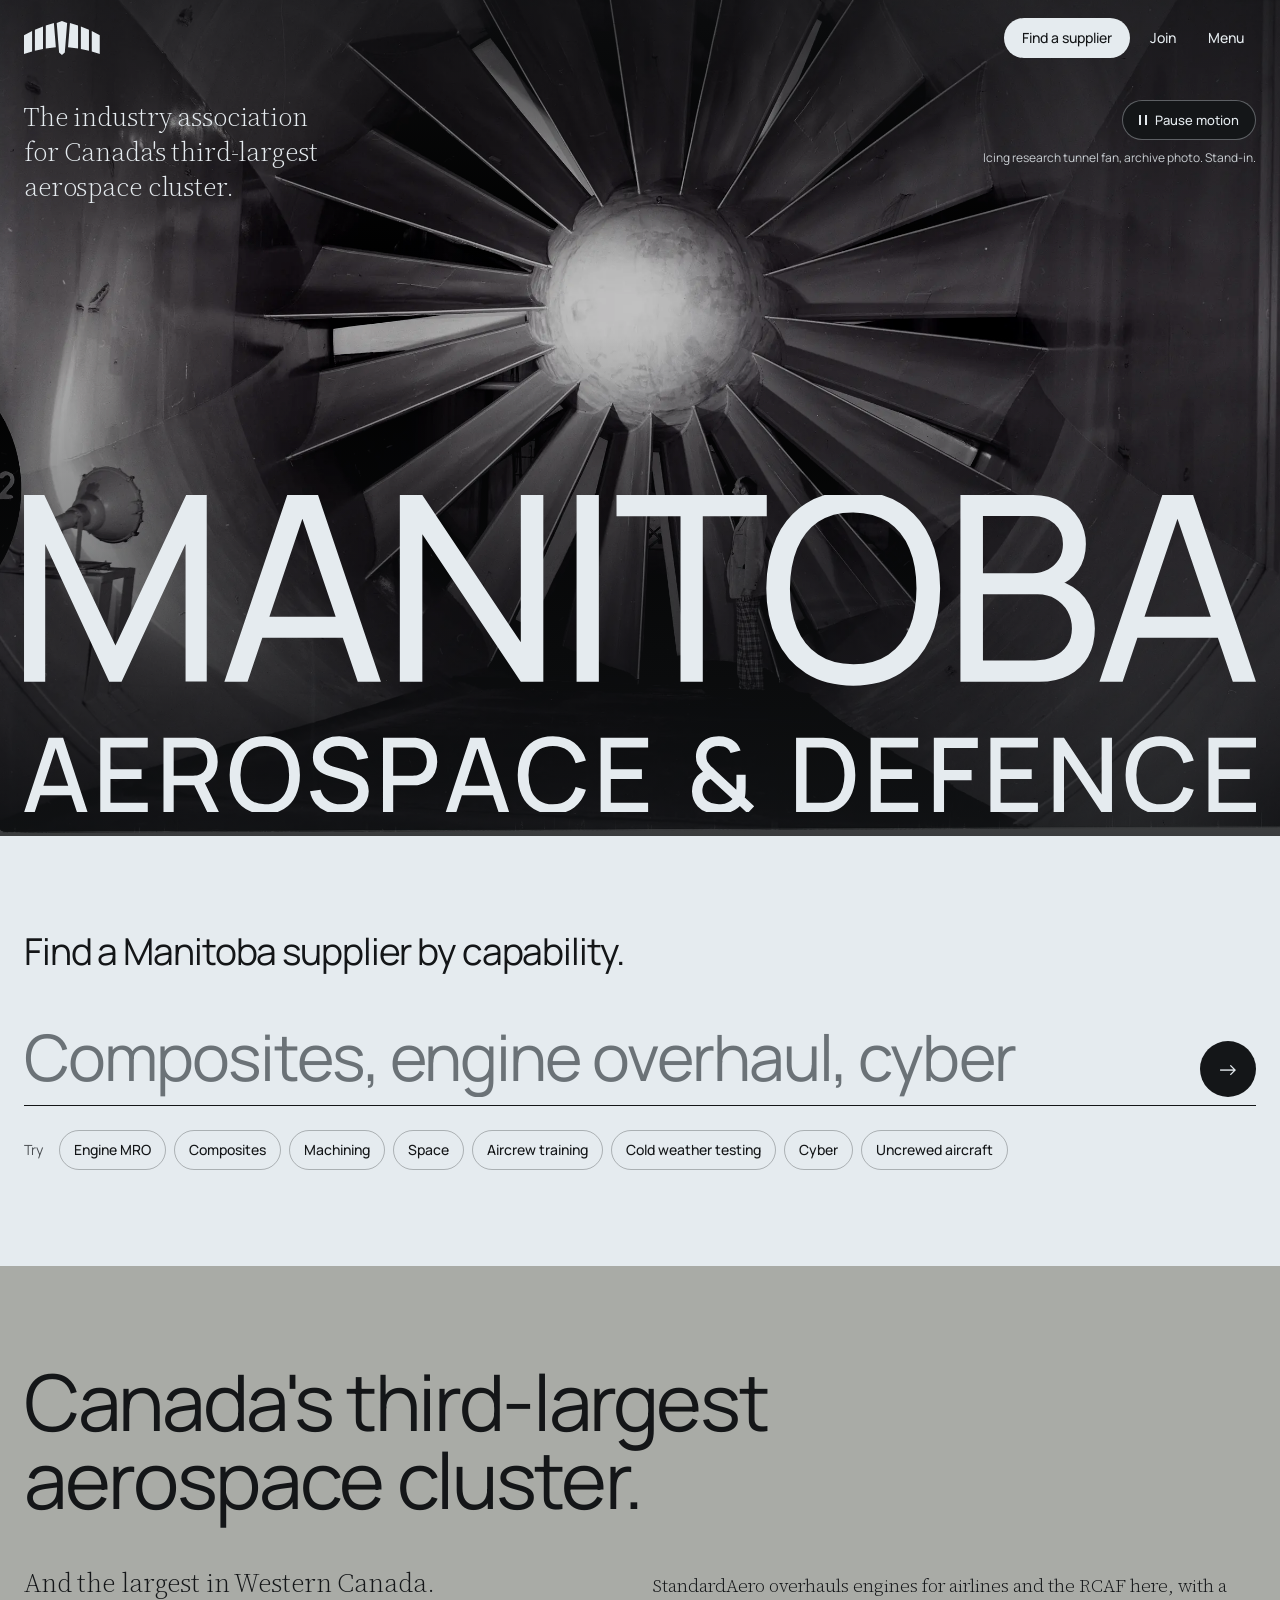
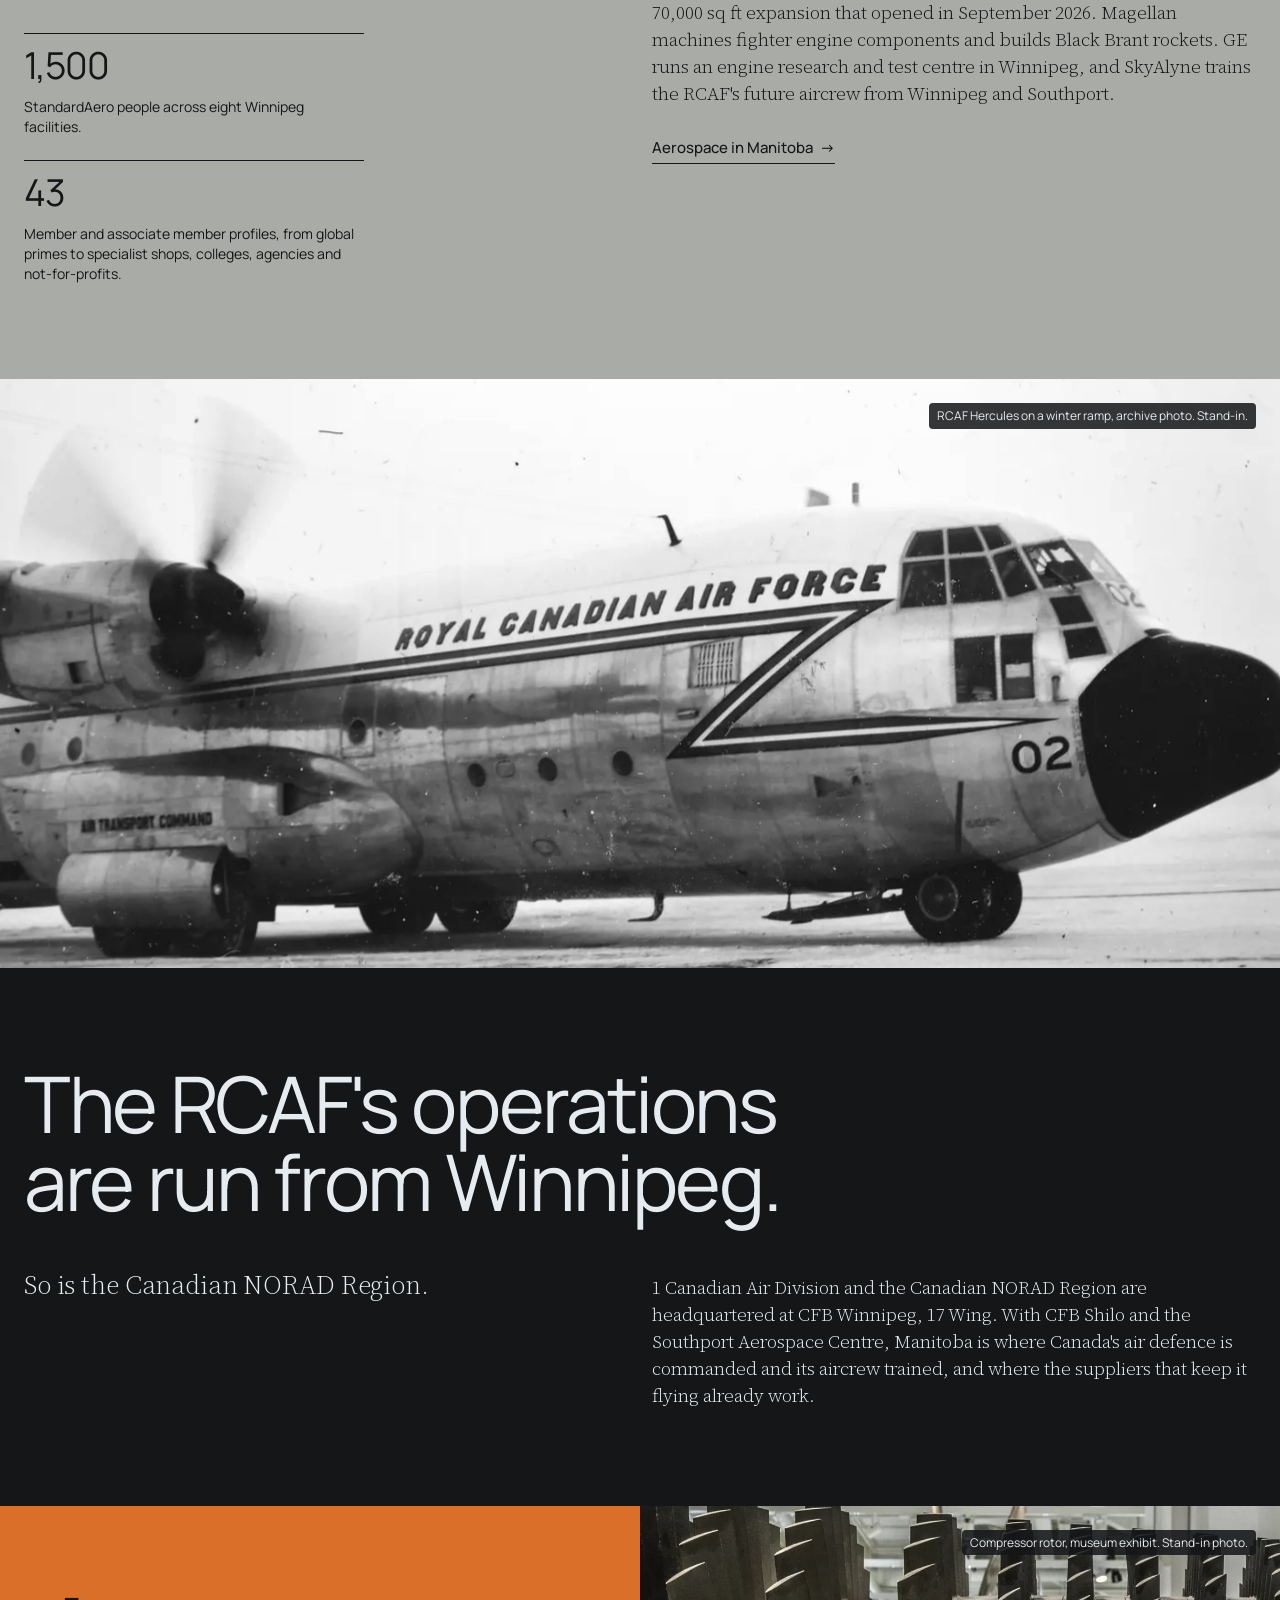
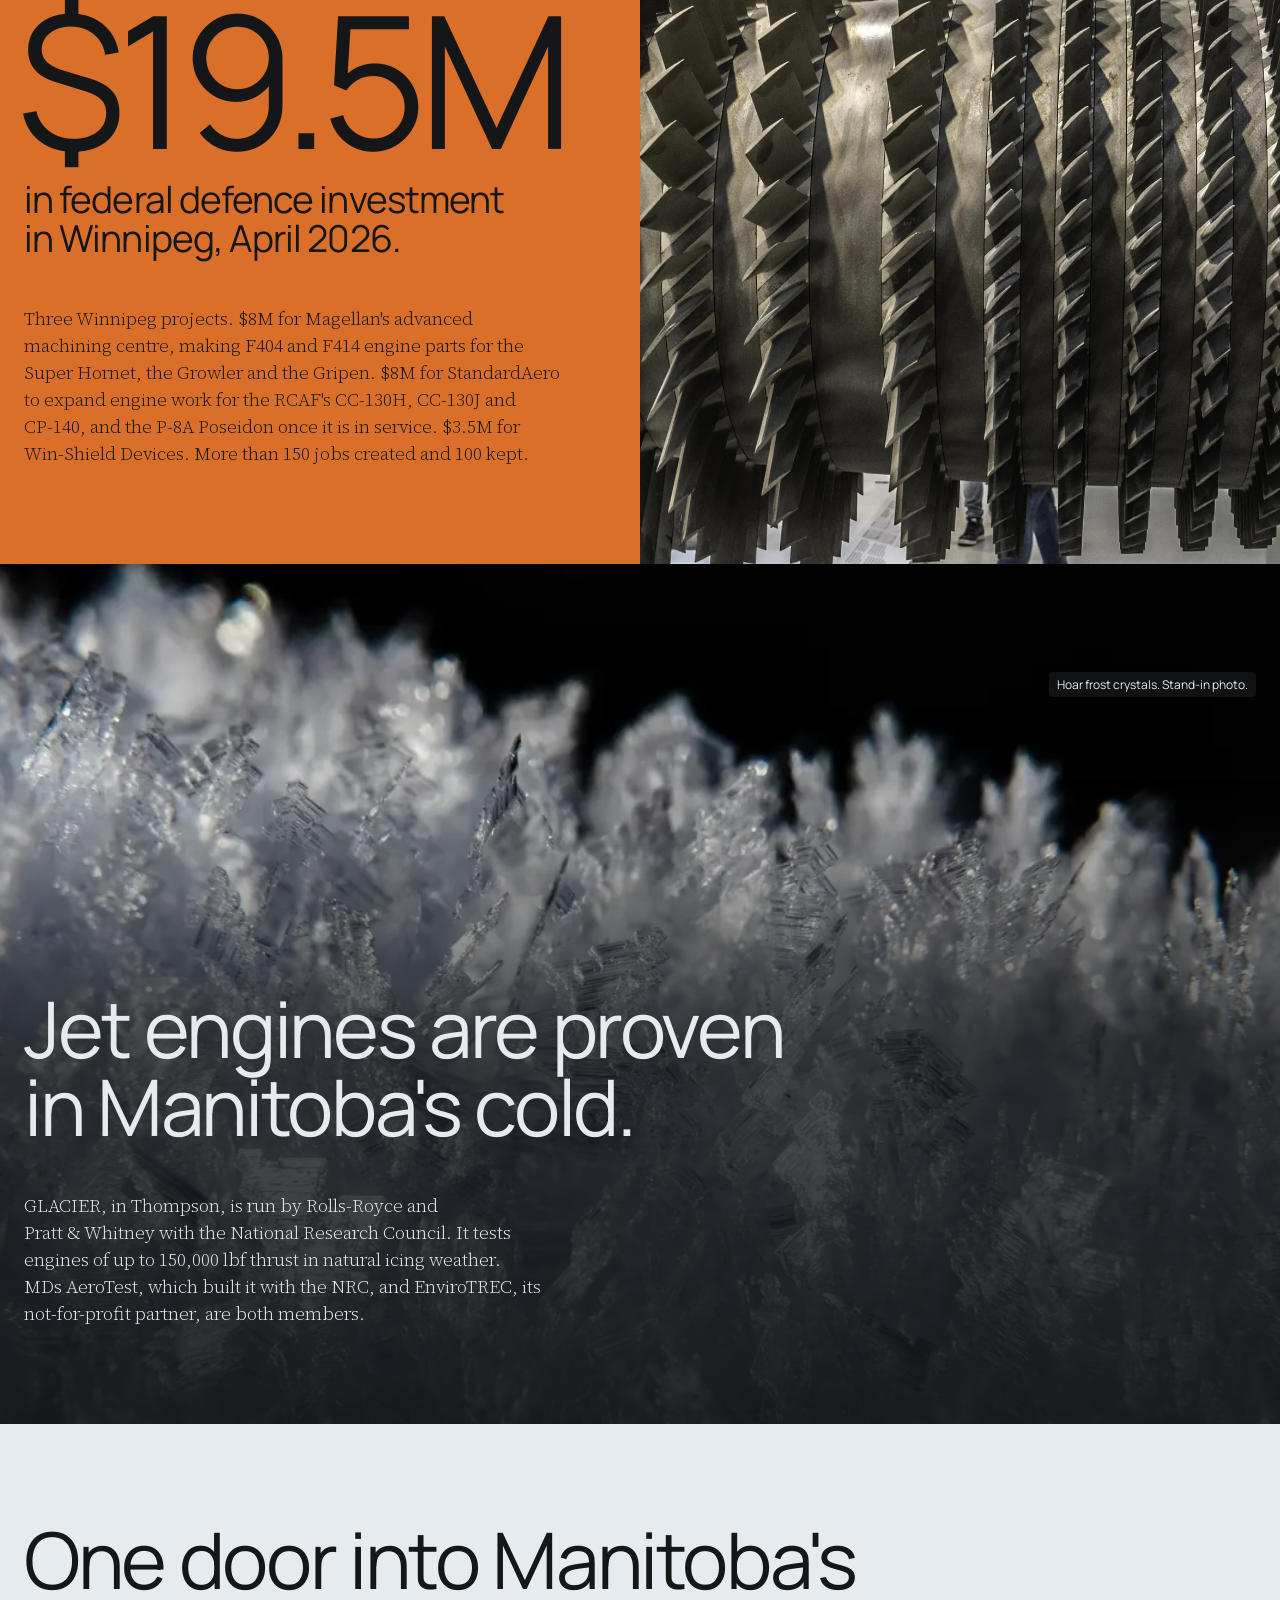
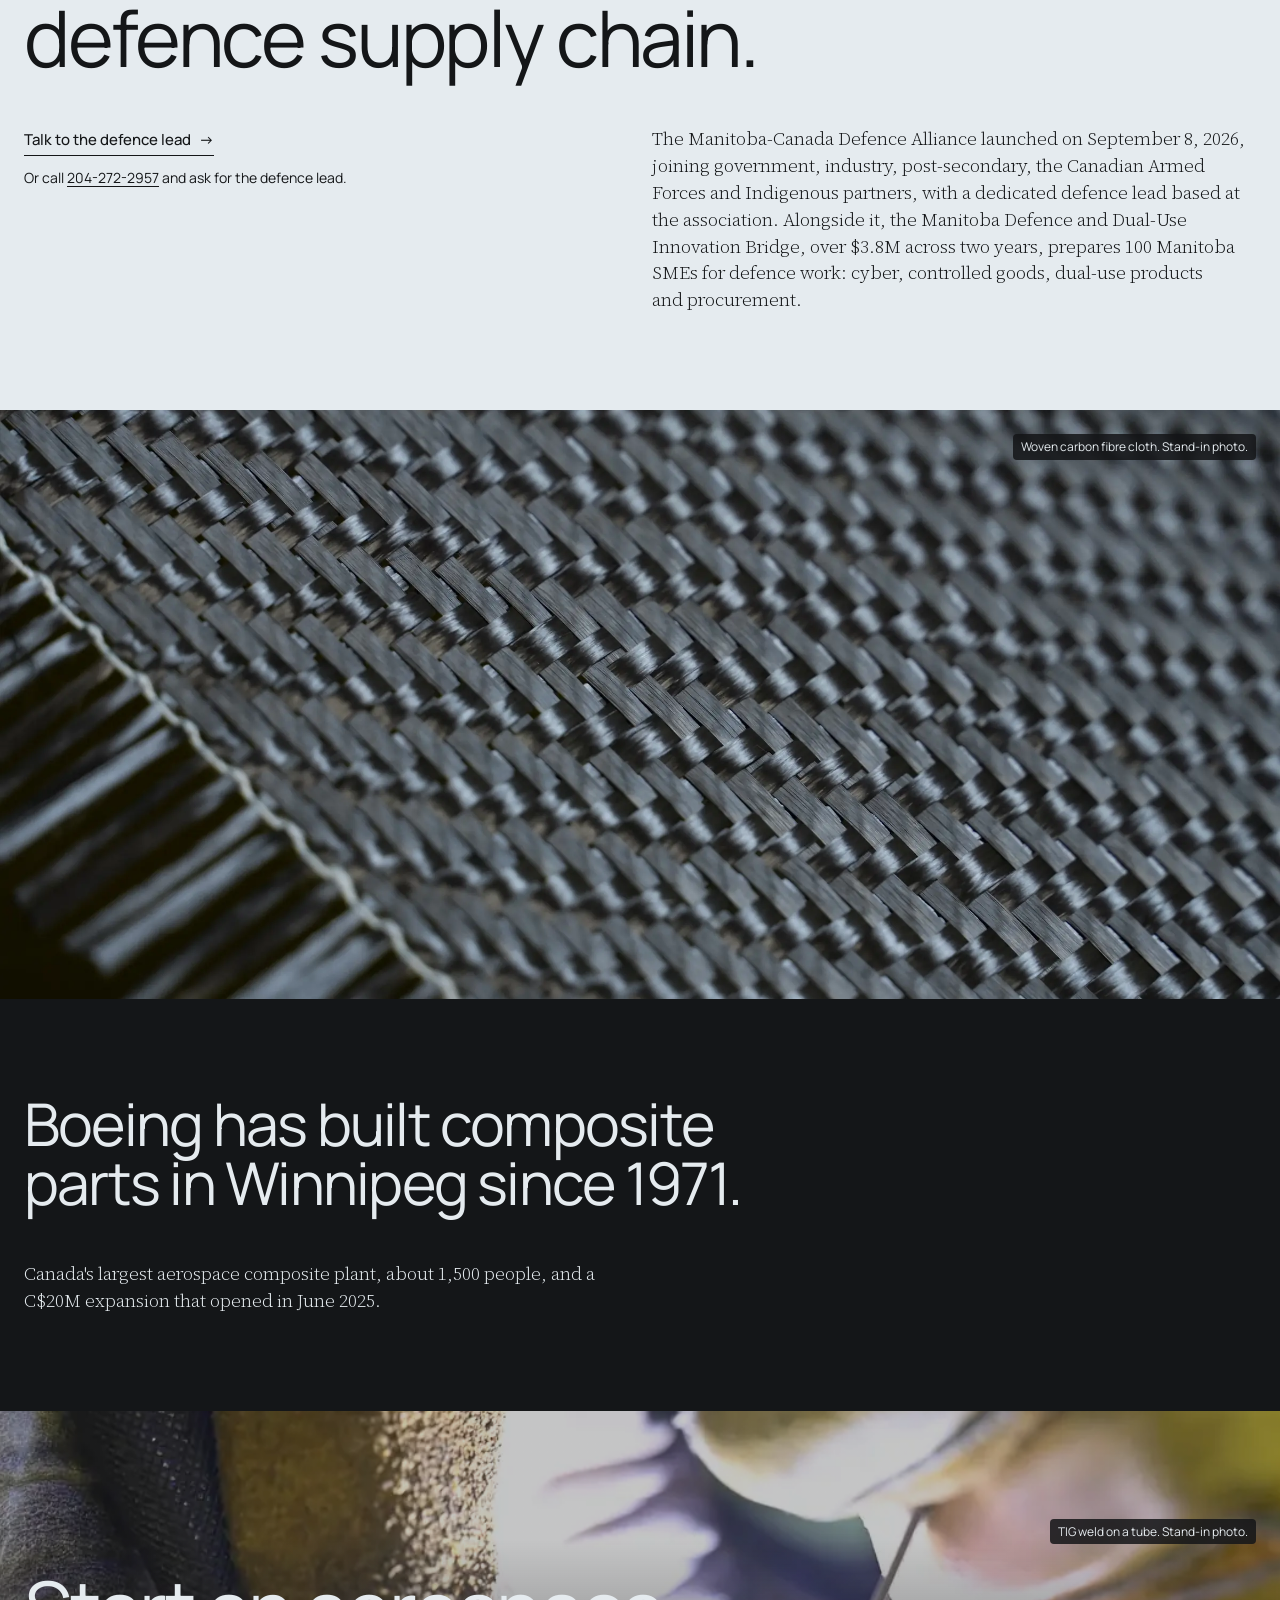
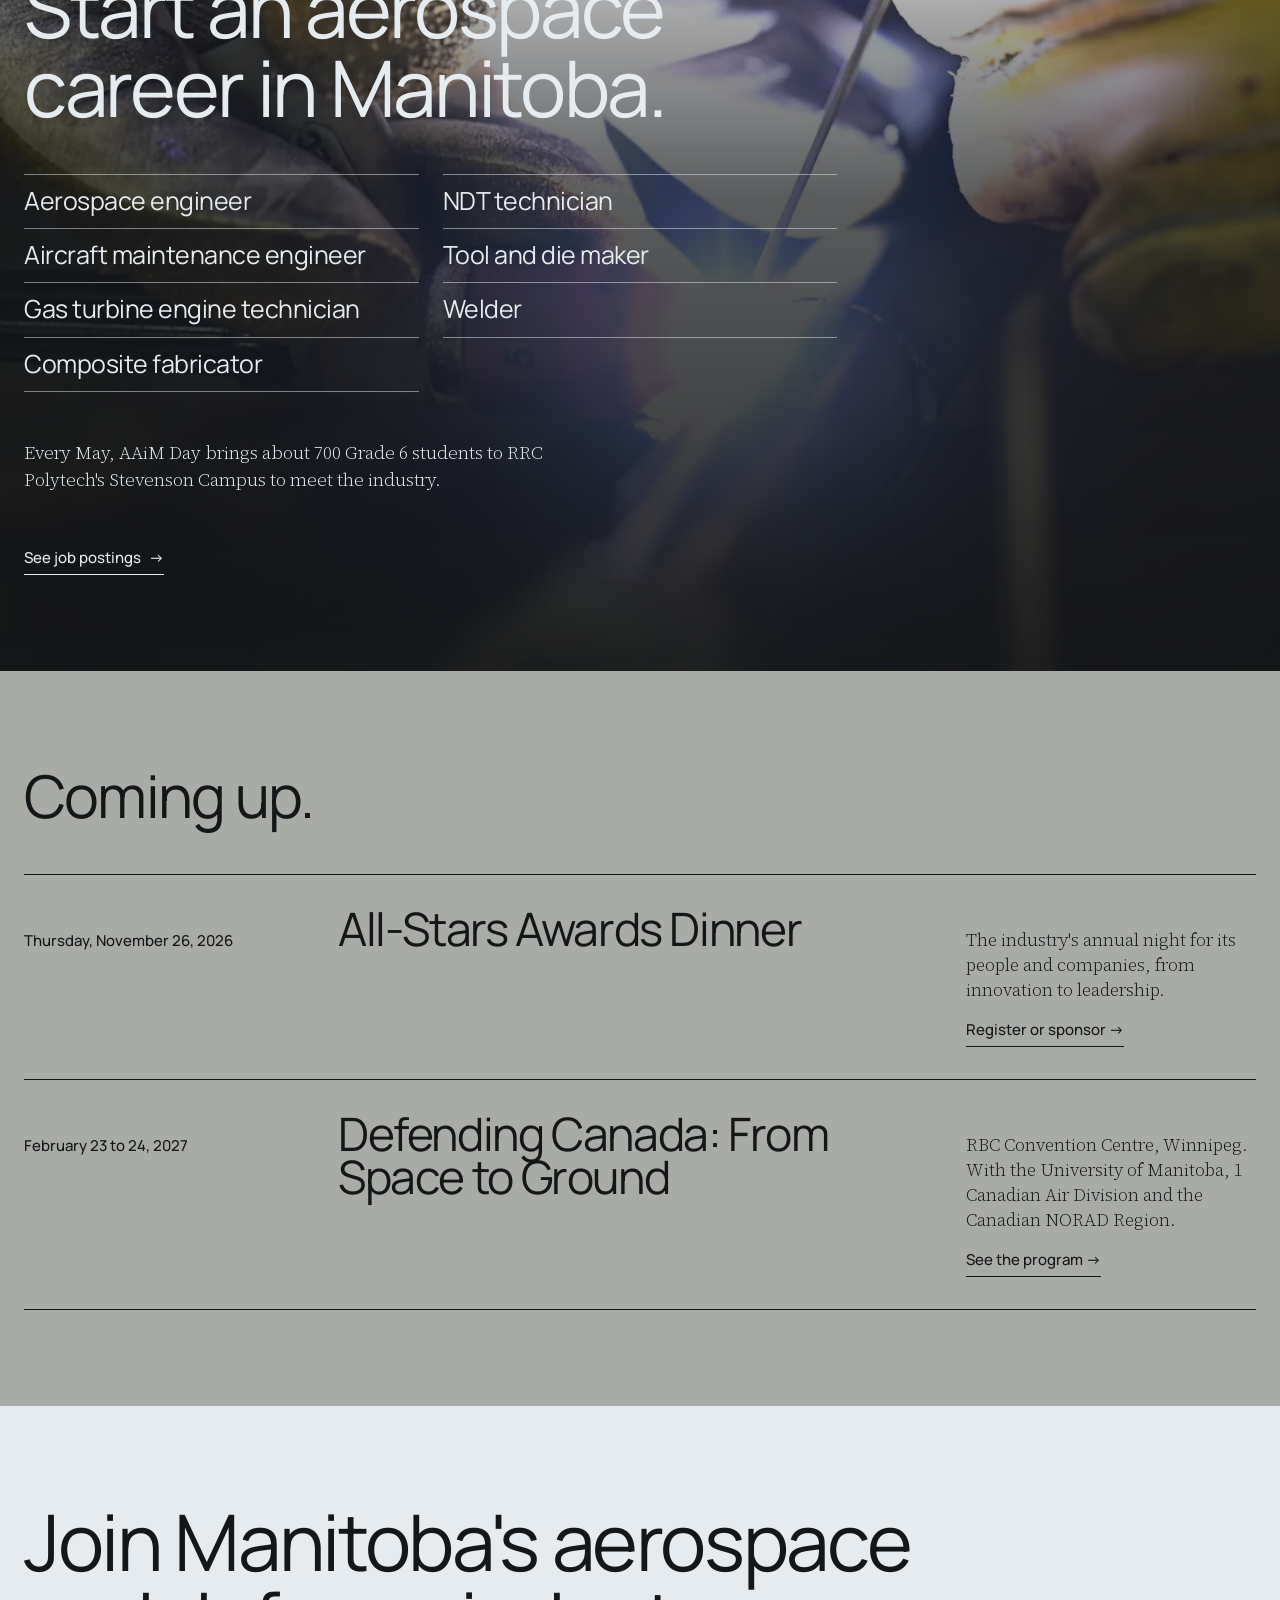
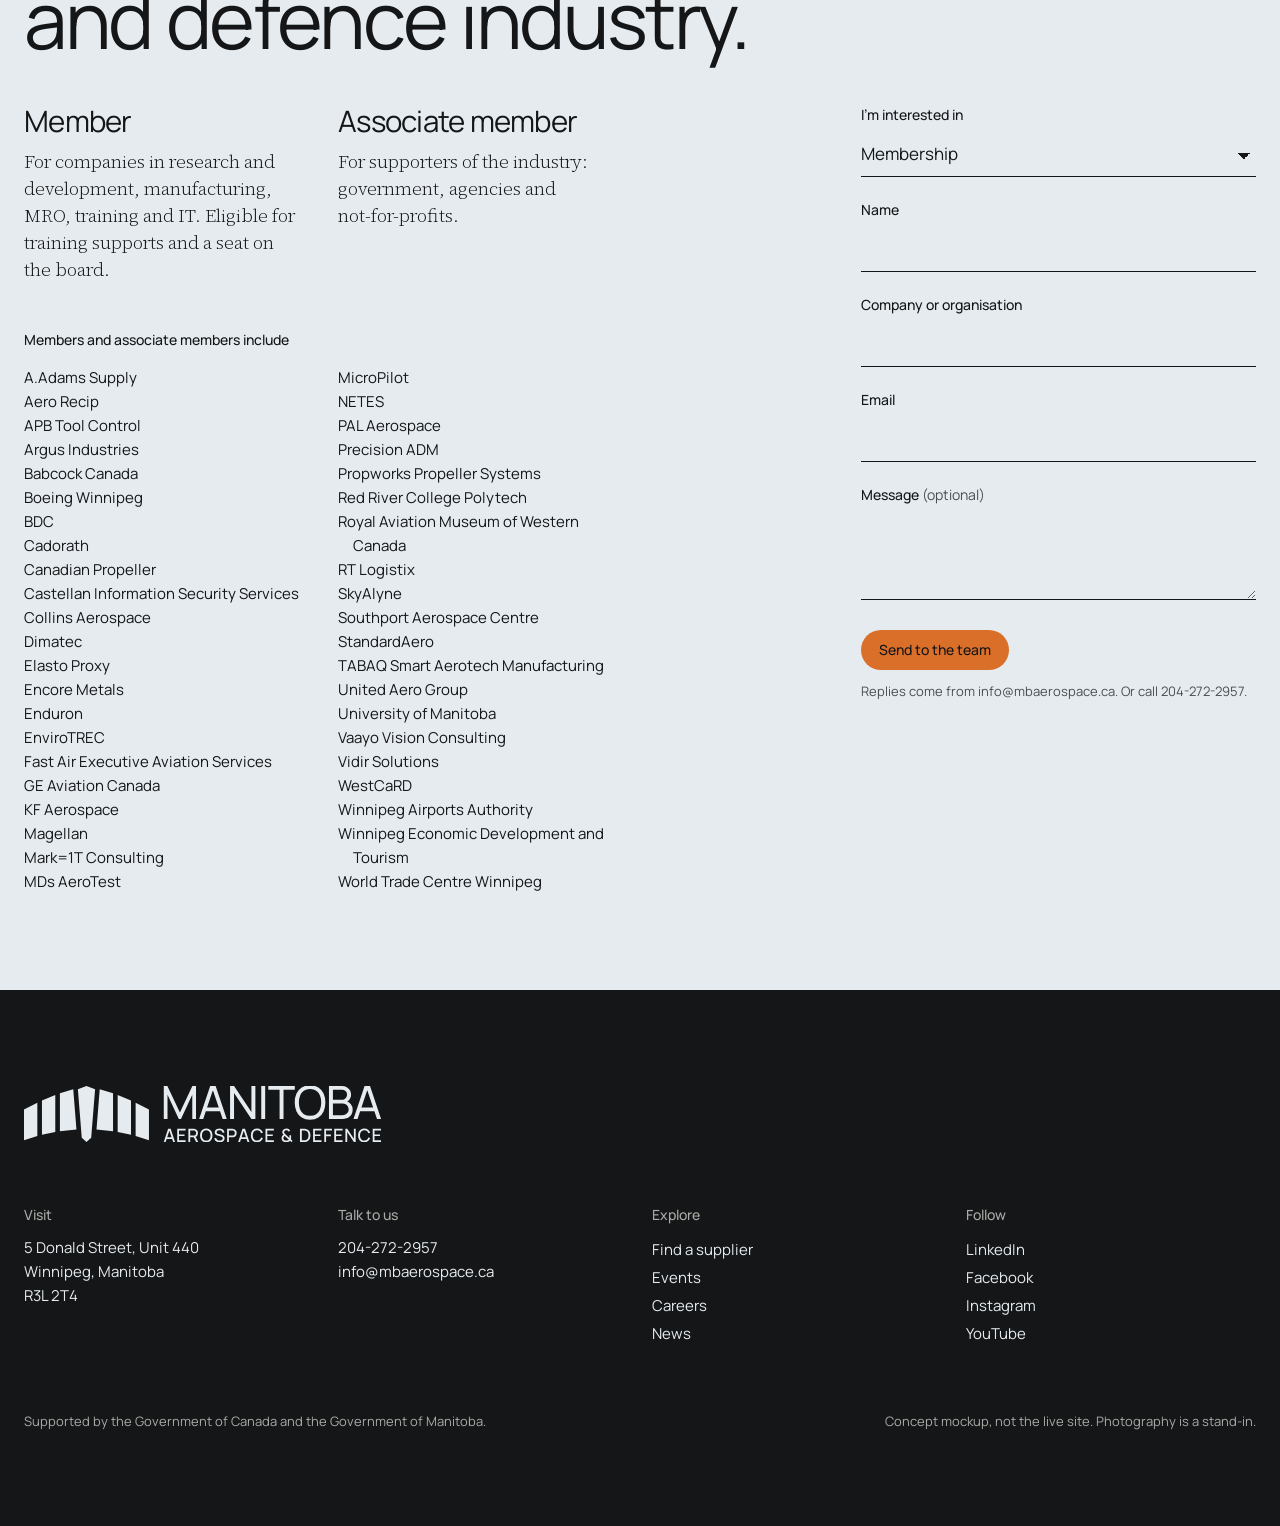
<file: concept-3/index.html>
<!doctype html>
<html lang="en-CA">
<head>
<meta charset="utf-8">
<meta name="viewport" content="width=device-width, initial-scale=1">
<meta name="robots" content="noindex">
<title>Manitoba Aerospace &amp; Defence</title>
<meta name="description" content="Canada's third-largest aerospace cluster and the largest in Western Canada. Find a Manitoba supplier by capability, talk to the defence lead, join the association.">
<link rel="icon" href="logo/mark.svg" type="image/svg+xml">
<link rel="preload" href="fonts/Manrope-var.woff2" as="font" type="font/woff2" crossorigin>
<link rel="preload" href="img/fan.webp" as="image" media="(min-width: 700px)">
<style>
@font-face{font-family:"Manrope";src:url(fonts/Manrope-var.woff2) format("woff2");font-weight:200 800;font-display:swap}
@font-face{font-family:"Source Serif 4";src:url(fonts/SourceSerif4-light.woff2) format("woff2");font-weight:300;font-style:normal;font-display:swap}
@font-face{font-family:"Source Serif 4";src:url(fonts/SourceSerif4-light-italic.woff2) format("woff2");font-weight:300;font-style:italic;font-display:swap}

:root{
  --carbon:#141618; --titanium:#A9ABA6; --frost:#E5EBEF; --hot:#DA6F2A; --ink-2:#4A4E52;
  --m:24px;
  /* spacing scale (4px base): 8 12 16 24 32 48 64 96. Bands share one vertical padding, heads one gap to their body. */
  --sp-2:8px; --sp-3:12px; --sp-4:16px; --sp-5:24px; --sp-6:32px; --sp-7:48px; --sp-8:64px; --sp-9:96px;
  --band-y:clamp(72px,7.5vw,120px); --band:var(--band-y) var(--m); --head-gap:var(--sp-7);
  --display:"Manrope",ui-sans-serif,system-ui,sans-serif;
  --serif:"Source Serif 4",Georgia,serif;
  --ui:"SF Pro Text",-apple-system,BlinkMacSystemFont,"Manrope",system-ui,sans-serif;
  --ease:cubic-bezier(.2,.7,.1,1);
}
*,*::before,*::after{box-sizing:border-box}
[hidden]{display:none!important}
html{-webkit-text-size-adjust:100%;scroll-behavior:smooth;scroll-padding-top:84px}
body{margin:0;background:var(--carbon);color:var(--carbon);font:400 16px/1.5 var(--ui);-webkit-font-smoothing:antialiased;text-rendering:optimizeLegibility}
img{display:block;max-width:100%}
a{color:inherit;text-underline-offset:.18em;text-decoration-thickness:1px}
a[href^="tel:"],a[href^="mailto:"]{padding-block:12px;margin-block:-12px}
button,input,select,textarea{font:inherit;color:inherit}
.sr{position:absolute!important;width:1px;height:1px;overflow:hidden;clip:rect(0 0 0 0);white-space:nowrap}
.skip{position:fixed;left:var(--m);top:-60px;z-index:100;background:var(--hot);color:var(--carbon);padding:10px 16px;border-radius:999px;text-decoration:none}
.skip:focus{top:16px}
:focus-visible{outline:2px solid var(--carbon);outline-offset:2px;box-shadow:0 0 0 4px var(--frost)}

/* type roles: one display weight, one serif weight, one UI face */
.d{font-family:var(--display);font-weight:400;letter-spacing:-.03em;line-height:1;text-wrap:balance;margin:0}
.d-xl{font-size:clamp(42px,6.1vw,92px)}
.d-l{font-size:clamp(36px,4.6vw,68px)}
.d-m{font-size:clamp(28px,2.9vw,42px);letter-spacing:-.025em;line-height:1.05}
.s{font-family:var(--serif);font-weight:300;font-optical-sizing:auto;margin:0;text-wrap:pretty}
.s-l{font-size:clamp(22px,2.1vw,30px);line-height:1.3;letter-spacing:-.005em}
.s-m{font-size:clamp(18px,1.45vw,21px);line-height:1.45}
.ui-s{font:400 14px/1.4 var(--ui)}
.link{font:500 15px/1.3 var(--ui);text-decoration:none;display:inline-flex;gap:.5em;align-items:center;padding:6px 0;border-bottom:1px solid currentColor}
.link:hover{gap:.8em}
.link,.link:hover{transition:gap .3s var(--ease)}

/* header */
.hdr{position:fixed;inset:0 0 auto 0;z-index:40;display:flex;align-items:center;justify-content:space-between;padding:16px var(--m);color:var(--frost);transition:color .3s,background-color .3s}
.hdr.light{color:var(--carbon)}
.hdr.solid{background:color-mix(in srgb,var(--frost) 100%,transparent)}
.hdr.solid.dark{background:color-mix(in srgb,var(--carbon) 100%,transparent)}
/* brand: the lintel alone over the hero (the giant logotype is the name there), the full lockup once past it */
.brand{display:block;height:44px}
.brand svg{height:100%;width:auto;display:block}
.brand .b-mark{height:34px;margin:5px 0}
.brand .b-full,.hdr.scrolled .brand .b-mark{display:none}
.hdr.scrolled .brand .b-full{display:block;animation:fadein .35s}
@keyframes fadein{from{opacity:0}}
.hdr nav{display:flex;align-items:center;gap:8px}
.pill{white-space:nowrap;font:500 14px/1 var(--ui);text-decoration:none;border:0;cursor:pointer;border-radius:999px;padding:12px 18px;min-height:40px;display:inline-flex;align-items:center;gap:8px;background:var(--carbon);color:var(--frost);transition:background-color .2s,color .2s,transform .2s}
.pill:hover{background:#2A2E31}
.hdr:not(.light) .pill{background:var(--frost);color:var(--carbon)}
.hdr:not(.light) .pill:hover{background:#fff}
.pill.send{background:var(--hot);color:var(--carbon)}
.pill.send:hover{background:#E47F3D}
.pill:active{transform:translateY(1px)}
.ghost{background:transparent;color:inherit;font:500 14px/1 var(--ui);border:0;cursor:pointer;padding:12px 12px;min-height:40px;text-decoration:none;display:inline-flex;align-items:center}
.ghost:hover{text-decoration:underline;text-underline-offset:4px}

/* hero */
.hero{position:relative;height:calc(100svh - 64px);min-height:620px;overflow:hidden;color:var(--frost);background:var(--carbon)}
.hero picture,.hero .bg{position:absolute;inset:0}
.hero .bg img{width:100%;height:100%;object-fit:cover;object-position:50% 100%;filter:brightness(.74) contrast(1.08);animation:drift 38s ease-in-out infinite alternate;transform-origin:50% 30%}
@keyframes drift{from{transform:scale(1.02) translate3d(0,0,0)}to{transform:scale(1.12) translate3d(-1.5%,-1%,0)}}
.paused .hero .bg img{animation-play-state:paused}
.hero::after{content:"";position:absolute;inset:0;background:linear-gradient(to top,rgba(20,22,24,.78),rgba(20,22,24,.3) 38%,rgba(20,22,24,0) 60%),linear-gradient(to bottom,rgba(20,22,24,.55),rgba(20,22,24,0) 32%);pointer-events:none}
.hero h1{position:absolute;z-index:2;left:var(--m);right:var(--m);bottom:var(--m);margin:0}
.hero h1 svg{display:block;width:100%;height:auto;color:var(--frost)}
.hero-top{position:absolute;z-index:2;left:var(--m);right:var(--m);top:100px;display:flex;justify-content:space-between;align-items:flex-start;gap:24px}
.hero-top .s{max-width:23ch;color:var(--frost)}
.hero-meta{display:flex;flex-direction:column;align-items:flex-end;gap:10px}
.hero-meta .cap{margin:0;font:400 12px/1.3 var(--ui);color:var(--frost);opacity:.85}
.motion{background:var(--carbon);color:var(--frost);border:1px solid rgba(229,235,239,.35);border-radius:999px;padding:10px 16px;min-height:40px;font:500 13px/1 var(--ui);cursor:pointer;display:inline-flex;gap:8px;align-items:center}
.motion:hover{border-color:var(--frost)}
.motion i{width:8px;height:10px;border-left:2px solid currentColor;border-right:2px solid currentColor}
.paused .motion i{border:0;border-left:8px solid currentColor;border-top:5px solid transparent;border-bottom:5px solid transparent;height:0;width:0}
.caption{position:absolute;z-index:2;top:var(--m);right:var(--m);font:400 12px/1.3 var(--ui);color:var(--frost);background:rgba(20,22,24,.86);padding:5px 8px;border-radius:4px}

/* load-in: logotype rises from its baseline */
@media (prefers-reduced-motion:no-preference){
  .js .hero h1 svg{clip-path:inset(0 0 100% 0);transform:translateY(24px);transition:clip-path 1.2s var(--ease) .15s,transform 1.2s var(--ease) .15s}
  .js.loaded .hero h1 svg{clip-path:inset(0 0 0 0);transform:none}
  .js .rv{opacity:0;transform:translateY(28px);transition:opacity .9s var(--ease),transform .9s var(--ease)}
  .js .rv.in{opacity:1;transform:none}
}

/* bands: one flat colour each, equal padding, head top-left, body low right */
.band{position:relative;padding:var(--band);display:grid;grid-template-columns:repeat(12,1fr);column-gap:var(--sp-5);align-content:start;row-gap:var(--head-gap)}
.band>.head{grid-column:1/span 10}
.band>.aside{grid-column:1/span 5;align-self:start}
.band>.body{grid-column:7/span 6;max-width:60ch}
.band>.body-l{grid-column:1/span 6}
.band>.body .s+.s,.band>.body .s+.link{margin-top:var(--sp-5)}
.band>.aside .ui-s{margin-top:var(--sp-3)}
.band>.aside .sub+.stats{margin-top:var(--sp-6)}
.stats{list-style:none;margin:0;padding:0;display:grid;gap:var(--sp-5);max-width:34ch}
.stats li{border-top:1px solid currentColor;padding-top:var(--sp-3)}
.stats b{display:block;font-weight:400;margin-bottom:var(--sp-2)}
.stats li>span{display:block}
.band>.sub.aside,.band>.aside>.sub:first-child{margin-top:0}
.band:has(>.aside)>.aside,.band:has(>.aside)>.body{grid-row:2;align-self:baseline}
.frost{background:var(--frost);color:var(--carbon)}
.titanium{background:var(--titanium);color:var(--carbon)}
.carbon{background:var(--carbon);color:var(--frost)}
.hot{background:var(--hot);color:var(--carbon)}

/* finder */
.find{min-height:0;align-content:start}
.find .head{grid-column:1/-1;font-size:clamp(28px,2.9vw,40px)}
.find form{grid-column:1/-1;display:flex;align-items:flex-end;gap:16px;border-bottom:1px solid var(--carbon);padding-bottom:8px}
.find label.sr+input{flex:1}
.find input{flex:1;min-width:0;border:0;background:transparent;font-family:var(--display);font-weight:400;letter-spacing:-.03em;font-size:clamp(34px,5vw,76px);line-height:1.25;padding:0;outline:none}
.find input::-webkit-search-cancel-button{-webkit-appearance:none;appearance:none}
.find input::placeholder{color:#6B7277}
.find form:focus-within{border-bottom-color:var(--hot);box-shadow:0 1px 0 0 var(--hot)}
.go{flex:none;width:56px;height:56px;border-radius:999px;border:0;background:var(--carbon);color:var(--frost);cursor:pointer;display:grid;place-items:center;font-size:22px;transition:background-color .2s}
.go:hover{background:var(--hot);color:var(--carbon)}
.picks{grid-column:1/-1;display:flex;flex-wrap:wrap;gap:var(--sp-2);align-items:center;margin:calc(var(--sp-5) - var(--head-gap)) 0 0;padding:0;list-style:none}
.picks span{font:400 14px/1 var(--ui);color:var(--ink-2);margin-right:8px}
.picks button{font:500 14px/1 var(--ui);background:transparent;border:1px solid rgba(20,22,24,.28);border-radius:999px;padding:10px 14px;min-height:40px;cursor:pointer;transition:background-color .2s,border-color .2s}
.picks button:hover,.picks button[aria-pressed=true]{background:var(--carbon);color:var(--frost);border-color:var(--carbon)}
.results{grid-column:1/-1}
.results:empty{display:none}
.results .meta{display:flex;justify-content:space-between;gap:var(--sp-4);font:400 14px/1.4 var(--ui);color:var(--ink-2);padding:0 0 12px}
.results ol{list-style:none;margin:0;padding:0}
.results li,.none{display:grid;grid-template-columns:repeat(12,1fr);column-gap:var(--sp-5);row-gap:var(--sp-2)}
.results li>:first-child,.none>:first-child{grid-column:1/span 6}
.results li>:last-child,.none>:last-child{grid-column:7/span 6;max-width:60ch}
.results li{padding:20px 0;border-top:1px solid rgba(20,22,24,.18);align-items:baseline}
.results li:last-child{border-bottom:1px solid rgba(20,22,24,.18)}
.results .n{font-family:var(--display);font-size:clamp(24px,2.3vw,32px);letter-spacing:-.025em;line-height:1}
.results mark{background:none;color:inherit;box-shadow:inset 0 -.32em 0 rgba(218,111,42,.45)}
.none{padding:28px 0;border-top:1px solid rgba(20,22,24,.18)}
.results .prompt{margin:0;color:var(--ink-2)}
.none p{margin:0}

/* split band with image bleeding to the edge */
.split{display:grid;grid-template-columns:1fr 1fr}
.split .txt{padding:var(--band);display:flex;flex-direction:column;gap:var(--head-gap)}
.split .txt .s{max-width:60ch}
.split figure{margin:0;position:relative;overflow:hidden;min-height:min(50vw,720px)}
.split figure img{position:absolute;inset:0;width:100%;height:100%;object-fit:cover}
.num{display:block;font-size:clamp(88px,14.4vw,212px);line-height:.84;letter-spacing:-.045em;margin-left:-.04em}
.numsub{display:block;margin-top:var(--sp-5)}
.sub{margin-top:var(--sp-5);max-width:34ch}

/* image bands */
.photo{position:relative;min-height:860px;overflow:hidden;color:var(--frost);display:flex;flex-direction:column;justify-content:space-between;padding:var(--band)}
.photo>picture,.photo>.bg{position:absolute;inset:-8% 0;z-index:0}
.photo>picture img,.photo>.bg img{width:100%;height:100%;object-fit:cover}
.photo>*:not(picture){position:relative;z-index:1}
.photo::before{content:"";position:absolute;inset:0;z-index:1;pointer-events:none;background:linear-gradient(to top,rgba(20,22,24,.7),rgba(20,22,24,0) 55%)}
.photo .caption{position:static;align-self:flex-end}
.photo .low>.link{justify-self:start}
.photo .low{display:grid;grid-template-columns:repeat(12,1fr);column-gap:var(--sp-5);row-gap:var(--head-gap);align-items:end}
.photo .low>*{grid-column:1/span 9}
.photo .low>.s{grid-column:1/span 6;max-width:60ch}
#careers .low>.jobs{grid-column:1/span 8}
#careers::before{background:linear-gradient(to top,rgba(20,22,24,.92),rgba(20,22,24,.7) 55%,rgba(20,22,24,.25) 85%)}
#cold::before{background:linear-gradient(to top,rgba(20,22,24,.92),rgba(20,22,24,.74) 45%,rgba(20,22,24,0) 75%)}

.wide{margin:0;position:relative;height:min(46vw,680px);overflow:hidden}
.herc img{object-position:50% 40%;filter:contrast(1.05)}
.wide img{width:100%;height:116%;object-fit:cover;position:absolute;top:-8%}

/* rows (events, occupations) */
.rows{grid-column:1/-1;list-style:none;margin:0;padding:0}
.rows li{border-top:1px solid currentColor}
.rows li:last-child{border-bottom:1px solid currentColor}
.rows a{display:grid;grid-template-columns:repeat(12,1fr);column-gap:var(--sp-5);row-gap:var(--sp-3);align-items:baseline;padding:var(--sp-6) 0;text-decoration:none}
.rows .what{transition:transform .35s var(--ease)}
.rows a:hover .what{transform:translateX(12px)}
.rows .when{font:500 15px/1.3 var(--ui);grid-column:1/span 3}
.rows .what{grid-column:4/span 6}
.rows .why{grid-column:10/span 3}
.rows .what{font-family:var(--display);font-size:clamp(30px,3.6vw,56px);letter-spacing:-.03em;line-height:.95}
.rows .why{font-family:var(--serif);font-weight:300;font-size:18px;line-height:1.4}
.rows .why b{display:flex;width:fit-content;gap:.5em;font:500 15px/1.3 var(--ui);margin-top:var(--sp-3);padding:6px 0;border-bottom:1px solid currentColor;transition:gap .3s var(--ease)}
.rows a:hover .why b{gap:.8em}

.jobs{list-style:none;margin:0;padding:0;display:grid;grid-template-columns:1fr 1fr;grid-template-rows:repeat(4,auto);grid-auto-flow:column;column-gap:var(--sp-5)}
.jobs li{border-bottom:1px solid rgba(229,235,239,.5)}
.jobs li:nth-child(1),.jobs li:nth-child(5){border-top:1px solid rgba(229,235,239,.5)}
.jobs a{display:flex;justify-content:space-between;align-items:baseline;gap:16px;padding:12px 0 14px;text-decoration:none;font-family:var(--display);font-size:clamp(22px,1.95vw,28px);letter-spacing:-.02em;line-height:1.1}
.jobs a::after{content:"\2192";font-size:.7em;opacity:0;transform:translateX(-6px);transition:opacity .25s,transform .25s var(--ease)}
.jobs a:hover::after,.jobs a:focus-visible::after{opacity:1;transform:none}

/* members + join */
.join{min-height:0}
.join .head{grid-column:1/span 11}
.members{grid-column:1/span 6;grid-row:3}
.members h3{font:500 14px/1.3 var(--ui);margin:0 0 var(--sp-4)}
.members ul{list-style:none;margin:0;padding:0;columns:1;column-gap:var(--sp-5);font:400 15px/1.6 var(--ui)}
.members li{padding-left:1em;text-indent:-1em}
.members li{break-inside:avoid}
.tiers{grid-column:1/span 6;grid-row:2;display:grid;grid-template-columns:1fr 1fr;gap:var(--sp-5)}
.tiers h3{margin:0 0 var(--sp-3);font-size:clamp(26px,2.3vw,34px)}
.form{grid-column:9/span 4;grid-row:2/span 2;align-self:start}
.f{margin:0 0 var(--sp-5)}
.f label,.f legend{display:block;font:500 14px/1.3 var(--ui);margin:0 0 8px}
.f .opt{font-weight:400;color:var(--ink-2)}
.f input,.f select,.f textarea{width:100%;border:0;border-bottom:1px solid var(--carbon);background:transparent;padding:10px 0;font:400 17px/1.4 var(--ui);border-radius:0;outline:none}
.f select{appearance:none;background-image:linear-gradient(45deg,transparent 50%,currentColor 50%),linear-gradient(135deg,currentColor 50%,transparent 50%);background-position:calc(100% - 12px) 55%,calc(100% - 6px) 55%;background-size:6px 6px;background-repeat:no-repeat;padding-right:28px;cursor:pointer}
.f textarea{min-height:88px;resize:vertical}
.f input:focus,.f select:focus,.f textarea:focus{border-bottom:2px solid var(--hot);padding-bottom:9px}
.f .err{display:none;font:500 13px/1.3 var(--ui);color:#9E3A0B;margin-top:6px}
.f.bad .err{display:block}
.f.bad input{border-bottom:2px solid #9E3A0B}
.form .after{font:400 13px/1.4 var(--ui);color:var(--ink-2);margin:12px 0 0}
.done{display:none}
.form.sent form{display:none}
.form.sent .done{display:block}
.done .s{margin:0 0 16px}
.done address{font:400 15px/1.5 var(--ui);font-style:normal}

/* footer */
footer{background:var(--carbon);color:var(--frost);padding:var(--band);display:grid;grid-template-columns:repeat(12,1fr);column-gap:var(--sp-5);row-gap:var(--sp-8)}
footer .col{grid-column:span 3;font:400 15px/1.6 var(--ui)}
footer .col h2{font:500 14px/1.3 var(--ui);color:var(--titanium);margin:0 0 12px}
footer .col ul{list-style:none;margin:0;padding:0}
footer .col a{text-decoration:none;display:inline-block;padding:2px 0}
footer .col a:hover{text-decoration:underline;text-underline-offset:4px}
footer address{font-style:normal}
footer .flogo{grid-column:1/-1;display:block;height:56px;color:var(--frost)}
footer .flogo svg{height:100%;width:auto;display:block}
footer .legal{grid-column:1/-1;display:flex;justify-content:space-between;gap:24px;font:400 13px/1.4 var(--ui);color:var(--titanium)}

/* menu overlay */
.menu{position:fixed;inset:0;z-index:60;background:var(--carbon);color:var(--frost);padding:16px var(--m) var(--m);display:grid;grid-template-rows:auto 1fr auto;visibility:hidden;opacity:0;transition:opacity .35s var(--ease),visibility .35s;overflow-y:auto}
.menu.open{visibility:visible;opacity:1}
.menu .top{display:flex;justify-content:space-between;align-items:center}
.menu .top .brand .b-mark{display:none}.menu .top .brand .b-full{display:block}
.menu .cols{display:grid;grid-template-columns:repeat(12,1fr);column-gap:var(--sp-5);row-gap:var(--sp-6);align-content:center;padding:var(--sp-7) 0}
.menu .cols>:first-child{grid-column:1/span 6}
.menu .cols>:last-child{grid-column:7/span 6}
.menu .primary{list-style:none;margin:0;padding:0}
.menu .primary a{display:block;text-decoration:none;font-family:var(--display);font-size:clamp(36px,5vw,72px);letter-spacing:-.03em;line-height:1.02;padding:2px 0;transition:color .2s,transform .35s var(--ease)}
.menu .primary a:hover{color:var(--hot);transform:translateX(12px)}
.menu .secondary{list-style:none;margin:0 0 40px;padding:0;font:400 17px/1.9 var(--ui)}
.menu .secondary a{text-decoration:none}
.menu .secondary a:hover{text-decoration:underline;text-underline-offset:4px}
.menu address{font:400 15px/1.6 var(--ui);font-style:normal;color:var(--frost)}
.menu address a{color:var(--frost)}
.menu .foot{font:400 13px/1.4 var(--ui);color:var(--titanium)}
@media (prefers-reduced-motion:no-preference){
  .menu .primary li{opacity:0;transform:translateY(14px);transition:opacity .5s var(--ease),transform .5s var(--ease)}
  .menu.open .primary li{opacity:1;transform:none}
  .menu.open .primary li:nth-child(2){transition-delay:.04s}.menu.open .primary li:nth-child(3){transition-delay:.08s}.menu.open .primary li:nth-child(4){transition-delay:.12s}.menu.open .primary li:nth-child(5){transition-delay:.16s}.menu.open .primary li:nth-child(6){transition-delay:.2s}.menu.open .primary li:nth-child(7){transition-delay:.24s}.menu.open .primary li:nth-child(8){transition-delay:.28s}
}
@media (hover:none){.menu .foot{visibility:hidden}}
@media (prefers-reduced-motion:reduce){
  html{scroll-behavior:auto}
  .hero .bg img{animation:none}
  *{transition-duration:.01ms!important}
}

@media (min-width:600px){.members ul{columns:2}}
@media (min-width:1600px){.members ul{columns:3}}
/* tablet and phone */
@media (max-width:900px){
  .band>.head,.band>.body,.band>.aside{grid-column:1/-1}
  .band:has(>.aside)>.aside,.band:has(>.aside)>.body{grid-row:auto}
  .split{grid-template-columns:1fr}
  .split figure{height:62vw;min-height:320px}
  .photo .low>*,.photo .low>.s{grid-column:1/-1}
  .join .head,.members,.tiers,.form{grid-column:1/-1;grid-row:auto}
  .rows a{grid-template-columns:1fr;row-gap:10px}
  .rows a>*{grid-column:1/-1!important}
  footer .col{grid-column:span 6}
  .menu .cols{align-content:start}
  .menu .cols>*{grid-column:1/-1!important}
}
@media (max-width:600px){
  :root{--m:16px;--band-y:64px;--head-gap:var(--sp-6)}
  body{font-size:16px}
  .hdr{padding:12px var(--m)}
  .hdr .ghost.join-l{display:none}
  .brand{height:26px}
  .brand .b-mark{height:26px;margin:0}
  .menu .top .brand{height:30px}
  .hdr nav{gap:2px}
  .hdr .ghost{padding:12px 8px}
  .pill{padding:10px 14px;font-size:14px}
  .hero{height:calc(100svh - 48px);min-height:560px}
  .hero-top{top:72px;flex-direction:column;gap:14px}
  .hero-meta{align-items:flex-start}
  .hero-top .s{font-size:21px}
  .band{min-height:0}
  .find input{font-size:32px}
  .go{width:48px;height:48px}
  .picks{margin-top:calc(var(--sp-4) - var(--head-gap));flex-wrap:nowrap;overflow-x:auto;scrollbar-width:none;margin-inline:calc(-1 * var(--m));padding:0 var(--m) 2px}
  .picks::-webkit-scrollbar{display:none}
  .picks>*{flex:none}
  .results li>*,.none>*{grid-column:1/-1!important}
  .photo{min-height:640px}
  .split .txt{gap:var(--sp-7)}
  .wide{height:68vw}
  .jobs{grid-template-columns:1fr;grid-template-rows:none;grid-auto-flow:row}
  .jobs li:nth-child(5){border-top:0}
  #careers .low>.jobs{grid-column:1/-1}
  #careers::before{background:linear-gradient(to top,rgba(20,22,24,.94),rgba(20,22,24,.8) 70%,rgba(20,22,24,.45))}
  .tiers{grid-template-columns:1fr}
  .members ul{font-size:14px}
  footer{row-gap:var(--sp-6)}
  footer .col{grid-column:1/-1}
  footer .legal{flex-direction:column}
}
.nw{white-space:nowrap}
</style>
</head>
<body>
<svg width="0" height="0" style="position:absolute" aria-hidden="true"><symbol id="wm" viewBox="0 0 9500.1 1440.0"><path fill="currentColor" transform="translate(-140.0 0)" d="M140.0 1440V0H296.53466796875L845.06689453125 1159.730224609375L1390.399169921875 0.0H1549.067138671875V1438.933349609375H1385.732421875V378.403076171875L892.000244140625 1440.0H797.06689453125L303.334716796875 378.403076171875V1440.0Z M1685.0 1440 2169.79931640625 0.0H2407.2685546875L2892.06787109375 1440.0H2713.399658203125L2258.46728515625 99.60107421875H2314.73388671875L1863.668212890625 1440.0ZM1914.8671875 1100.533935546875V939.33251953125H2662.0673828125V1100.533935546875Z M3038.0 1440V0H3211.6015625L3970.932861328125 1135.997314453125V0.0H4144.534423828125V1440.0H3970.932861328125L3211.6015625 302.93603515625V1440.0Z M4401.0 1440V0H4572.73486328125V1440.0Z M5202.466064453125 1440.0V163.334716796875H4709.0V0H5867.6669921875V163.334716796875H5374.200927734375V1440.0Z M6534.26708984375 1470.0Q6318.8004150390625 1470.0 6169.233642578125 1374.933349609375Q6019.6668701171875 1279.86669921875 5941.833435058594 1110.86669921875Q5864.0 941.86669921875 5864.0 720Q5864.0 498.13330078125 5941.833435058594 329.13330078125Q6019.6668701171875 160.13330078125 6169.233642578125 65.066650390625Q6318.8004150390625 -30.0 6534.26708984375 -30.0Q6749.7337646484375 -30.0 6899.300537109375 65.066650390625Q7048.8673095703125 160.13330078125 7126.700744628906 329.13330078125Q7204.5341796875 498.13330078125 7204.5341796875 720.0Q7204.5341796875 941.86669921875 7126.700744628906 1110.86669921875Q7048.8673095703125 1279.86669921875 6899.300537109375 1374.933349609375Q6749.7337646484375 1470.0 6534.26708984375 1470.0ZM6534.26708984375 1305.73193359375Q6696.86669921875 1306.665283203125 6805.199768066406 1232.5988159179688Q6913.5328369140625 1158.5323486328125 6967.832702636719 1026.2659912109375Q7022.132568359375 893.9996337890625 7022.132568359375 720.0Q7022.132568359375 546.0003662109375 6967.832702636719 414.40069580078125Q6913.5328369140625 282.801025390625 6805.199768066406 209.001220703125Q6696.86669921875 135.201416015625 6534.26708984375 134.26806640625Q6371.66748046875 133.334716796875 6263.867736816406 207.134521484375Q6156.0679931640625 280.934326171875 6101.768127441406 413.46734619140625Q6047.46826171875 546.0003662109375 6046.401611328125 720.0Q6045.3349609375 893.9996337890625 6099.634826660156 1025.3326416015625Q6153.9346923828125 1156.6656494140625 6262.801086425781 1230.7321166992188Q6371.66748046875 1304.798583984375 6534.26708984375 1305.73193359375Z M7361.0 1440V0H7921.000244140625Q8048.333984375 0.0 8139.6007080078125 52.4334716796875Q8230.867431640625 104.866943359375 8279.667358398438 190.9337158203125Q8328.46728515625 277.00048828125 8328.46728515625 377.333740234375Q8328.46728515625 494.6004638671875 8267.834045410156 582.8670043945312Q8207.200805664062 671.133544921875 8105.267578125 704.533447265625L8103.13427734375 655.60009765625Q8242.40087890625 693.199951171875 8320.034057617188 792.5999145507812Q8397.667236328125 891.9998779296875 8397.667236328125 1029.599609375Q8397.667236328125 1155.399658203125 8345.633972167969 1247.2664184570312Q8293.600708007812 1339.1331787109375 8197.400695800781 1389.5665893554688Q8101.20068359375 1440.0 7970.200439453125 1440.0ZM7534.6015625 1275.73193359375H7935.800537109375Q8016.9334716796875 1275.73193359375 8081.533142089844 1246.0986938476562Q8146.1328125 1216.4654541015625 8183.4326171875 1161.4323120117188Q8220.732421875 1106.399169921875 8220.732421875 1029.199462890625Q8220.732421875 955.2664794921875 8187.199279785156 895.8001098632812Q8153.6661376953125 836.333740234375 8094.0997314453125 801.1005859375Q8034.5333251953125 765.867431640625 7957.133544921875 765.867431640625H7534.6015625ZM7534.6015625 603.599365234375H7919.133544921875Q7983.7999267578125 603.599365234375 8036.599670410156 575.3328857421875Q8089.3994140625 547.06640625 8120.5325927734375 496.23333740234375Q8151.665771484375 445.4002685546875 8151.665771484375 376.933837890625Q8151.665771484375 282.13427734375 8086.932800292969 222.201171875Q8022.1998291015625 162.26806640625 7919.133544921875 162.26806640625H7534.6015625Z M8433.0 1440 8917.79931640625 0.0H9155.2685546875L9640.06787109375 1440.0H9461.399658203125L9006.46728515625 99.60107421875H9062.73388671875L8611.668212890625 1440.0ZM8662.8671875 1100.533935546875V939.33251953125H9410.0673828125V1100.533935546875Z"/></symbol><symbol id="lockup" viewBox="0 0 15610.5 2448.0"><g fill="currentColor" color="currentColor"><g transform="scale(4.04628)"><path fill="currentColor" d="M675.0 0.0L768.0 33.8L726.0 560.0L675.0 605.0L624.0 560.0L582.0 33.8ZM818.0 33.8L962.0 78.7L962.0 487.9L783.3 469.1ZM532.0 33.8L388.0 78.7L388.0 487.9L566.7 469.1ZM1012.0 96.9L1156.0 156.8L1156.0 527.5L1012.0 496.2ZM338.0 96.9L194.0 156.8L194.0 527.5L338.0 496.2ZM1206.0 180.1L1350.0 254.8L1350.0 587.2L1206.0 541.0ZM144.0 180.1L0.0 254.8L0.0 587.2L144.0 541.0Z"/></g><g transform="translate(6110.5 0)"><path transform="translate(-140.0 0)" d="M140.0 1440V0H296.53466796875L845.06689453125 1159.730224609375L1390.399169921875 0.0H1549.067138671875V1438.933349609375H1385.732421875V378.403076171875L892.000244140625 1440.0H797.06689453125L303.334716796875 378.403076171875V1440.0Z M1685.0 1440 2169.79931640625 0.0H2407.2685546875L2892.06787109375 1440.0H2713.399658203125L2258.46728515625 99.60107421875H2314.73388671875L1863.668212890625 1440.0ZM1914.8671875 1100.533935546875V939.33251953125H2662.0673828125V1100.533935546875Z M3038.0 1440V0H3211.6015625L3970.932861328125 1135.997314453125V0.0H4144.534423828125V1440.0H3970.932861328125L3211.6015625 302.93603515625V1440.0Z M4401.0 1440V0H4572.73486328125V1440.0Z M5202.466064453125 1440.0V163.334716796875H4709.0V0H5867.6669921875V163.334716796875H5374.200927734375V1440.0Z M6534.26708984375 1470.0Q6318.8004150390625 1470.0 6169.233642578125 1374.933349609375Q6019.6668701171875 1279.86669921875 5941.833435058594 1110.86669921875Q5864.0 941.86669921875 5864.0 720Q5864.0 498.13330078125 5941.833435058594 329.13330078125Q6019.6668701171875 160.13330078125 6169.233642578125 65.066650390625Q6318.8004150390625 -30.0 6534.26708984375 -30.0Q6749.7337646484375 -30.0 6899.300537109375 65.066650390625Q7048.8673095703125 160.13330078125 7126.700744628906 329.13330078125Q7204.5341796875 498.13330078125 7204.5341796875 720.0Q7204.5341796875 941.86669921875 7126.700744628906 1110.86669921875Q7048.8673095703125 1279.86669921875 6899.300537109375 1374.933349609375Q6749.7337646484375 1470.0 6534.26708984375 1470.0ZM6534.26708984375 1305.73193359375Q6696.86669921875 1306.665283203125 6805.199768066406 1232.5988159179688Q6913.5328369140625 1158.5323486328125 6967.832702636719 1026.2659912109375Q7022.132568359375 893.9996337890625 7022.132568359375 720.0Q7022.132568359375 546.0003662109375 6967.832702636719 414.40069580078125Q6913.5328369140625 282.801025390625 6805.199768066406 209.001220703125Q6696.86669921875 135.201416015625 6534.26708984375 134.26806640625Q6371.66748046875 133.334716796875 6263.867736816406 207.134521484375Q6156.0679931640625 280.934326171875 6101.768127441406 413.46734619140625Q6047.46826171875 546.0003662109375 6046.401611328125 720.0Q6045.3349609375 893.9996337890625 6099.634826660156 1025.3326416015625Q6153.9346923828125 1156.6656494140625 6262.801086425781 1230.7321166992188Q6371.66748046875 1304.798583984375 6534.26708984375 1305.73193359375Z M7361.0 1440V0H7921.000244140625Q8048.333984375 0.0 8139.6007080078125 52.4334716796875Q8230.867431640625 104.866943359375 8279.667358398438 190.9337158203125Q8328.46728515625 277.00048828125 8328.46728515625 377.333740234375Q8328.46728515625 494.6004638671875 8267.834045410156 582.8670043945312Q8207.200805664062 671.133544921875 8105.267578125 704.533447265625L8103.13427734375 655.60009765625Q8242.40087890625 693.199951171875 8320.034057617188 792.5999145507812Q8397.667236328125 891.9998779296875 8397.667236328125 1029.599609375Q8397.667236328125 1155.399658203125 8345.633972167969 1247.2664184570312Q8293.600708007812 1339.1331787109375 8197.400695800781 1389.5665893554688Q8101.20068359375 1440.0 7970.200439453125 1440.0ZM7534.6015625 1275.73193359375H7935.800537109375Q8016.9334716796875 1275.73193359375 8081.533142089844 1246.0986938476562Q8146.1328125 1216.4654541015625 8183.4326171875 1161.4323120117188Q8220.732421875 1106.399169921875 8220.732421875 1029.199462890625Q8220.732421875 955.2664794921875 8187.199279785156 895.8001098632812Q8153.6661376953125 836.333740234375 8094.0997314453125 801.1005859375Q8034.5333251953125 765.867431640625 7957.133544921875 765.867431640625H7534.6015625ZM7534.6015625 603.599365234375H7919.133544921875Q7983.7999267578125 603.599365234375 8036.599670410156 575.3328857421875Q8089.3994140625 547.06640625 8120.5325927734375 496.23333740234375Q8151.665771484375 445.4002685546875 8151.665771484375 376.933837890625Q8151.665771484375 282.13427734375 8086.932800292969 222.201171875Q8022.1998291015625 162.26806640625 7919.133544921875 162.26806640625H7534.6015625Z M8433.0 1440 8917.79931640625 0.0H9155.2685546875L9640.06787109375 1440.0H9461.399658203125L9006.46728515625 99.60107421875H9062.73388671875L8611.668212890625 1440.0ZM8662.8671875 1100.533935546875V939.33251953125H9410.0673828125V1100.533935546875Z"/><path transform="translate(-16.0 1872.0) scale(0.40000)" d="M40.0 1440 513.60205078125 0.0H793.1943359375L1266.79638671875 1440.0H1062.801025390625L623.59814453125 117.19677734375H678.79833984375L243.995361328125 1440.0ZM278.3984375 1110.398193359375V926.00244140625H1028.7978515625V1110.398193359375Z M1509.8428412543403 1440V0H2425.8413764105903V185.995849609375H1706.6382514105903V608.40283203125H2305.8413764105903V794.398681640625H1706.6382514105903V1254.004150390625H2425.8413764105903V1440.0Z M2728.6856825086807 1440V0H3305.4837782118057Q3326.4837782118057 0.0 3356.583448621962 1.5Q3386.683119032118 3.0 3414.2830946180557 8.0Q3533.282484266493 26.39990234375 3613.382337782118 89.19976806640625Q3693.482191297743 151.9996337890625 3733.4822523328994 247.2994384765625Q3773.4823133680557 342.5992431640625 3773.4823133680557 458.39892578125Q3773.4823133680557 628.5982666015625 3685.8824598524307 752.0979614257812Q3598.2826063368057 875.59765625 3425.4837782118057 906.397705078125L3347.0863172743057 916.7978515625H2925.4810926649307V1440.0ZM3576.6878797743057 1440.0 3292.6878797743057 854.0 3489.4828016493057 800.0 3801.4828016493057 1440.0ZM2925.4810926649307 730.802001953125H3298.2840711805557Q3317.6839735243057 730.802001953125 3342.083936903212 728.802001953125Q3366.483900282118 726.802001953125 3388.6839735243057 721.60205078125Q3454.8846571180557 706.2020263671875 3495.485304090712 664.9016723632812Q3536.085951063368 623.601318359375 3554.586378309462 568.900634765625Q3573.0868055555557 514.199951171875 3573.0868055555557 458.39892578125Q3573.0868055555557 402.597900390625 3554.586378309462 347.897216796875Q3536.085951063368 293.196533203125 3495.485304090712 251.89617919921875Q3454.8846571180557 210.5958251953125 3388.6839735243057 195.19580078125Q3366.483900282118 189.5958251953125 3342.083936903212 187.79583740234375Q3317.6839735243057 185.995849609375 3298.2840711805557 185.995849609375H2925.4810926649307Z M4681.727254231771 1470.0Q4466.127278645834 1470.0 4314.827596028646 1375.199951171875Q4163.527913411459 1280.39990234375 4084.02821858724 1111.39990234375Q4004.528523763021 942.39990234375 4004.528523763021 720Q4004.528523763021 497.60009765625 4084.02821858724 328.60009765625Q4163.527913411459 159.60009765625 4314.827596028646 64.800048828125Q4466.127278645834 -30.0 4681.727254231771 -30.0Q4897.327229817709 -30.0 5048.626912434896 64.800048828125Q5199.926595052084 159.60009765625 5279.426289876303 328.60009765625Q5358.925984700521 497.60009765625 5358.925984700521 720.0Q5358.925984700521 942.39990234375 5279.426289876303 1111.39990234375Q5199.926595052084 1280.39990234375 5048.626912434896 1375.199951171875Q4897.327229817709 1470.0 4681.727254231771 1470.0ZM4681.727254231771 1282.80419921875Q4837.928426106771 1284.004150390625 4941.929219563803 1213.2035522460938Q5045.930013020834 1142.4029541015625 5098.030415852865 1015.2020263671875Q5150.130818684896 888.0010986328125 5150.130818684896 720.0Q5150.130818684896 551.9989013671875 5098.030415852865 425.79791259765625Q5045.930013020834 299.596923828125 4941.929219563803 228.996337890625Q4837.928426106771 158.395751953125 4681.727254231771 157.19580078125Q4525.526082356771 155.995849609375 4421.925313313803 226.596435546875Q4318.324544270834 297.197021484375 4266.224141438803 424.59796142578125Q4214.123738606771 551.9989013671875 4213.323689778646 720.0Q4212.523640950521 888.0010986328125 4264.624043782553 1014.0020751953125Q4316.724446614584 1140.0030517578125 4421.125264485678 1210.8036499023438Q4525.526082356771 1281.604248046875 4681.727254231771 1282.80419921875Z M6138.969753689236 1470.0Q5984.570095486111 1470.0 5860.870388454861 1417.1002197265625Q5737.170681423611 1364.200439453125 5657.070827907986 1266.1008911132812Q5576.970974392361 1168.0013427734375 5553.370876736111 1032.802001953125L5757.365993923611 1001.20263671875Q5790.966213650174 1134.80322265625 5898.167019314236 1209.4036865234375Q6005.367824978299 1284.004150390625 6149.769314236111 1284.004150390625Q6240.370754665799 1284.004150390625 6315.771511501736 1255.4036865234375Q6391.172268337674 1226.80322265625 6436.272549099393 1173.2024536132812Q6481.372829861111 1119.6016845703125 6481.372829861111 1044.80078125Q6481.372829861111 1002.3995361328125 6466.67232937283 970.4988403320312Q6451.971828884549 938.59814453125 6426.371181911893 915.5978393554688Q6400.770534939236 892.5975341796875 6366.270107693143 875.7974853515625Q6331.769680447049 858.9974365234375 6292.569851345486 847.197509765625L5924.170193142361 737.99755859375Q5867.769314236111 721.5972900390625 5811.869289822049 695.197021484375Q5755.969265407986 668.7967529296875 5710.369656032986 627.396728515625Q5664.770046657986 585.9967041015625 5637.070461697049 525.4971313476562Q5609.370876736111 464.99755859375 5609.370876736111 380.398681640625Q5609.370876736111 249.3995361328125 5676.970547146268 157.59979248046875Q5744.570217556424 65.800048828125 5860.169826931424 18.20001220703125Q5975.769436306424 -29.4000244140625 6120.169216579861 -28.800048828125Q6265.969021267361 -27.60009765625 6380.968899197049 22.5999755859375Q6495.968777126736 72.800048828125 6571.968594021268 166.7000732421875Q6647.968410915799 260.60009765625 6676.167995876736 392.39990234375L6466.173122829861 428.799072265625Q6450.973171657986 344.7982177734375 6401.172756618924 284.19744873046875Q6351.372341579861 223.5966796875 6277.671474880643 190.9962158203125Q6203.970608181424 158.395751953125 6117.769314236111 157.19580078125Q6034.168117947049 155.995849609375 5966.067409939236 183.29632568359375Q5897.966701931424 210.5968017578125 5857.466396755643 259.197509765625Q5816.966091579861 307.7982177734375 5816.966091579861 371.198974609375Q5816.966091579861 433.7999267578125 5852.966518825955 472.1004638671875Q5888.966946072049 510.4010009765625 5942.167507595486 532.6012573242188Q5995.368069118924 554.801513671875 6047.368435329861 569.20166015625L6316.569607204861 646.002197265625Q6365.369167751736 659.402099609375 6428.168850368924 682.7020263671875Q6490.968532986111 706.001953125 6549.868313259549 748.1018676757812Q6608.768093532986 790.2017822265625 6647.267971462674 859.0016479492188Q6685.767849392361 927.801513671875 6685.767849392361 1032.80126953125Q6685.767849392361 1139.6007080078125 6642.668178982205 1221.5004272460938Q6599.568508572049 1303.400146484375 6523.968899197049 1358.5000610351562Q6448.369289822049 1413.5999755859375 6349.469570583768 1441.7999877929688Q6250.569851345486 1470.0 6138.969753689236 1470.0Z M6960.214206271701 1440V0H7537.012301974826Q7558.012301974826 0.0 7588.111972384982 1.5Q7618.211642795139 3.0 7645.811618381076 8.0Q7764.811008029514 26.39990234375 7844.910861545139 89.19976806640625Q7925.010715060764 151.9996337890625 7965.01077609592 247.2994384765625Q8005.010837131076 342.5992431640625 8005.010837131076 458.39892578125Q8005.010837131076 574.1986083984375 7964.710788302951 669.4984130859375Q7924.410739474826 764.7982177734375 7844.310885959201 827.5980834960938Q7764.211032443576 890.39794921875 7645.811618381076 908.7978515625Q7618.211642795139 912.7978515625 7587.811984592014 914.7978515625Q7557.412326388889 916.7978515625 7537.012301974826 916.7978515625H7157.009616427951V1440.0ZM7157.009616427951 730.802001953125H7529.812594943576Q7549.212497287326 730.802001953125 7573.612460666232 728.802001953125Q7598.012424045139 726.802001953125 7620.212497287326 721.60205078125Q7686.413180881076 706.2020263671875 7727.013827853732 664.9016723632812Q7767.614474826389 623.601318359375 7786.114902072482 568.900634765625Q7804.615329318576 514.199951171875 7804.615329318576 458.39892578125Q7804.615329318576 402.597900390625 7786.114902072482 347.897216796875Q7767.614474826389 293.196533203125 7727.013827853732 251.89617919921875Q7686.413180881076 210.5958251953125 7620.212497287326 195.19580078125Q7598.012424045139 189.5958251953125 7573.612460666232 187.79583740234375Q7549.212497287326 185.995849609375 7529.812594943576 185.995849609375H7157.009616427951Z M8168.057047526041 1440 8641.659098307291 0.0H8921.251383463541L9394.853434244791 1440.0H9190.858072916666L8751.655192057291 117.19677734375H8806.855387369791L8372.052408854166 1440.0ZM8406.455485026041 1110.398193359375V926.00244140625H9156.854899088541V1110.398193359375Z M10235.098619249131 1470.0Q10019.498643663193 1470.0 9868.198961046006 1375.199951171875Q9716.899278428818 1280.39990234375 9637.3995836046 1111.39990234375Q9557.899888780381 942.39990234375 9557.899888780381 720Q9557.899888780381 497.60009765625 9637.3995836046 328.60009765625Q9716.899278428818 159.60009765625 9868.198961046006 64.800048828125Q10019.498643663193 -30.0 10235.098619249131 -30.0Q10484.698716905381 -30.0 10647.398362901475 96.40020751953125Q10810.098008897568 222.8004150390625 10873.097642686631 436.400634765625L10673.502183702256 489.999267578125Q10630.301988389756 334.997802734375 10520.701097276475 246.0968017578125Q10411.100206163193 157.19580078125 10235.098619249131 157.19580078125Q10078.897447374131 157.19580078125 9974.996690538193 227.79638671875Q9871.095933702256 298.39697265625 9818.695543077256 425.19793701171875Q9766.295152452256 551.9989013671875 9765.495103624131 720.0Q9764.695054796006 888.0010986328125 9817.095445421006 1014.60205078125Q9869.495836046006 1141.2030029296875 9974.196641710068 1212.0036010742188Q10078.897447374131 1282.80419921875 10235.098619249131 1282.80419921875Q10411.100206163193 1282.80419921875 10520.701097276475 1193.4031982421875Q10630.301988389756 1104.002197265625 10673.502183702256 950.000732421875L10873.097642686631 1003.599365234375Q10810.098008897568 1217.1995849609375 10647.398362901475 1343.5997924804688Q10484.698716905381 1470.0 10235.098619249131 1470.0Z M11155.74273003472 1440V0H12071.74126519097V185.995849609375H11352.53814019097V608.40283203125H11951.74126519097V794.398681640625H11352.53814019097V1254.004150390625H12071.74126519097V1440.0Z M13428.22772894965 1470.0Q13307.827704535588 1470.0 13203.22791205512 1434.800048828125Q13098.62811957465 1399.60009765625 13028.2282172309 1324.000244140625Q12973.028388129338 1263.4005126953125 12946.72840033637 1190.400634765625Q12920.4284125434 1117.4007568359375 12917.4284125434 1034.801025390625Q12917.028388129338 954.8013916015625 12940.62830268012 878.5015258789062Q12964.2282172309 802.20166015625 13014.62811957465 742.8017578125Q13038.828559027776 713.201171875 13068.429206000432 692.1008911132812Q13098.029852973088 671.0006103515625 13128.6305609809 654.800537109375Q13062.229804144963 583.199951171875 13027.829352484807 519.0997314453125Q12993.42890082465 454.99951171875 12993.42890082465 365.598876953125Q12993.42890082465 246.1995849609375 13055.928351508244 149.79998779296875Q13118.427802191838 53.400390625 13227.42694769965 9.600341796875Q13278.42694769965 -11.599853515625 13331.427008734807 -19.5999755859375Q13384.427069769963 -27.60009765625 13435.427191840276 -27.60009765625Q13523.626532660588 -27.60009765625 13606.426093207463 -2.10040283203125Q13689.225653754338 23.3992919921875 13747.82538519965 79.99853515625Q13785.625311957463 113.59814453125 13812.525397406682 156.79779052734375Q13839.4254828559 199.9974365234375 13853.825629340276 245.59716796875L13660.630316840276 292.396728515625Q13643.0299750434 243.1962890625 13601.82929144965 209.196044921875Q13567.828925238713 179.7960205078125 13523.02851019965 169.09588623046875Q13478.228095160588 158.395751953125 13433.827582465276 158.395751953125Q13360.02655707465 158.395751953125 13301.02558051215 186.396240234375Q13247.225043402776 212.5965576171875 13220.524726019963 257.99725341796875Q13193.82440863715 303.39794921875 13193.82440863715 366.398681640625Q13193.82440863715 421.5992431640625 13213.024481879338 455.99969482421875Q13232.224555121526 490.400146484375 13265.0250922309 528.40087890625Q13284.825263129338 550.0010986328125 13311.325324164494 574.2011108398438Q13337.82538519965 598.401123046875 13365.82538519965 624.401123046875L13771.0299750434 1000.805419921875Q13773.430121527776 977.405029296875 13774.2301703559 952.2048950195312Q13775.030219184026 927.0047607421875 13775.030219184026 903.6044921875L13774.2301703559 711.602783203125H13951.826605902776V953.600830078125Q13951.826605902776 1019.60205078125 13947.626471625432 1069.9020385742188Q13943.426337348088 1120.2020263671875 13934.2262641059 1152.802001953125L14115.826605902776 1320.40234375L13988.229437934026 1456.79931640625L13840.228461371526 1316.3984375Q13797.229315863713 1361.7982177734375 13741.329840766057 1393.7984008789062Q13685.4303656684 1425.798583984375 13629.0309516059 1441.598876953125Q13579.430487738713 1458.3995361328125 13529.42957221137 1464.1997680664062Q13479.428656684026 1470.0 13428.22772894965 1470.0ZM13433.82733832465 1281.604248046875Q13477.228583441838 1281.604248046875 13513.429511176213 1276.6040649414062Q13549.630438910588 1271.6038818359375 13583.031195746526 1256.80322265625Q13627.431952582463 1237.6024169921875 13653.731940375432 1218.3019409179688Q13680.0319281684 1199.00146484375 13697.8317328559 1181.601318359375L13276.227484809026 795.197509765625Q13242.826727973088 806.59765625 13214.325995551213 825.197998046875Q13185.825263129338 843.79833984375 13165.424750434026 868.39892578125Q13141.424262152776 898.7994384765625 13129.424079047307 938.8001098632812Q13117.423895941838 978.80078125 13117.8239203559 1024.4013671875Q13118.623969184026 1074.2017822265625 13134.124091254338 1114.90234375Q13149.62421332465 1155.6029052734375 13176.6247016059 1187.603271484375Q13218.025214301213 1237.2037353515625 13290.825812445744 1259.4039916992188Q13363.626410590276 1281.604248046875 13433.82733832465 1281.604248046875Z M14924.11409505208 1440V0H15372.51302083333Q15393.113240559893 0.0 15447.713338216143 1.0Q15502.313435872393 2.0 15552.51350911458 8.800048828125Q15720.513142903643 30.60009765625 15834.912740071612 130.2000732421875Q15949.31233723958 229.800048828125 16007.51204427083 383.20001220703125Q16065.71175130208 536.5999755859375 16065.71175130208 720.0Q16065.71175130208 903.800048828125 16007.51204427083 1057.2000122070312Q15949.31233723958 1210.5999755859375 15834.912740071612 1309.9999389648438Q15720.513142903643 1409.39990234375 15552.51350911458 1431.199951171875Q15502.713460286455 1437.5999755859375 15447.513326009112 1438.7999877929688Q15392.313191731768 1440.0 15372.51302083333 1440.0ZM15125.709554036455 1252.80419921875H15372.51302083333Q15407.913533528643 1252.80419921875 15454.913594563799 1250.7041625976562Q15501.913655598955 1248.6041259765625 15537.313557942705 1242.004150390625Q15650.514729817705 1221.0040283203125 15720.815388997393 1145.4036254882812Q15791.11604817708 1069.80322265625 15824.016316731768 958.6023559570312Q15856.916585286455 847.4014892578125 15856.916585286455 720.0Q15856.916585286455 589.5986328125 15823.41634114583 478.39776611328125Q15789.916097005205 367.1968994140625 15719.315450032549 292.79644775390625Q15648.714803059893 218.39599609375 15537.313557942705 197.995849609375Q15501.913655598955 190.7958984375 15454.313557942705 188.995849609375Q15406.713460286455 187.19580078125 15372.51302083333 187.19580078125H15125.709554036455Z M16360.95693630642 1440V0H17276.955471462672V185.995849609375H16557.752346462672V608.40283203125H17156.955471462672V794.398681640625H16557.752346462672V1254.004150390625H17276.955471462672V1440.0Z M17579.799777560762 1440V0H18427.797824435762V196.79541015625H17776.595187717012V621.602294921875H18307.797824435762V818.397705078125H17776.595187717012V1440.0Z M18670.6426188151 1440V0H19586.64115397135V185.995849609375H18867.43802897135V608.40283203125H19466.64115397135V794.398681640625H18867.43802897135V1254.004150390625H19586.64115397135V1440.0Z M19889.48546006944 1440V0H20088.68077256944L20814.686876085067 1092.008056640625V0.0H21013.882188585067V1440.0H20814.686876085067L20088.68077256944 347.19189453125V1440.0Z M21953.52703179253 1470.0Q21737.927056206594 1470.0 21586.627373589406 1375.199951171875Q21435.32769097222 1280.39990234375 21355.827996148 1111.39990234375Q21276.32830132378 942.39990234375 21276.32830132378 720Q21276.32830132378 497.60009765625 21355.827996148 328.60009765625Q21435.32769097222 159.60009765625 21586.627373589406 64.800048828125Q21737.927056206594 -30.0 21953.52703179253 -30.0Q22203.12712944878 -30.0 22365.826775444875 96.40020751953125Q22528.52642144097 222.8004150390625 22591.52605523003 436.400634765625L22391.930596245656 489.999267578125Q22348.730400933156 334.997802734375 22239.129509819875 246.0968017578125Q22129.528618706594 157.19580078125 21953.52703179253 157.19580078125Q21797.32585991753 157.19580078125 21693.425103081594 227.79638671875Q21589.524346245656 298.39697265625 21537.123955620656 425.19793701171875Q21484.723564995656 551.9989013671875 21483.92351616753 720.0Q21483.123467339406 888.0010986328125 21535.523857964406 1014.60205078125Q21587.924248589406 1141.2030029296875 21692.62505425347 1212.0036010742188Q21797.32585991753 1282.80419921875 21953.52703179253 1282.80419921875Q22129.528618706594 1282.80419921875 22239.129509819875 1193.4031982421875Q22348.730400933156 1104.002197265625 22391.930596245656 950.000732421875L22591.52605523003 1003.599365234375Q22528.52642144097 1217.1995849609375 22365.826775444875 1343.5997924804688Q22203.12712944878 1470.0 21953.52703179253 1470.0Z M22874.17114257812 1440V0H23790.16967773437V185.995849609375H23070.96655273437V608.40283203125H23670.16967773437V794.398681640625H23070.96655273437V1254.004150390625H23790.16967773437V1440.0Z"/></g></g></symbol><symbol id="stacked" viewBox="0 0 9500.1 5270.4"><g fill="currentColor" color="currentColor"><g transform="translate(2565.0 0) scale(3.23706)"><path fill="currentColor" d="M675.0 0.0L768.0 33.8L726.0 560.0L675.0 605.0L624.0 560.0L582.0 33.8ZM818.0 33.8L962.0 78.7L962.0 487.9L783.3 469.1ZM532.0 33.8L388.0 78.7L388.0 487.9L566.7 469.1ZM1012.0 96.9L1156.0 156.8L1156.0 527.5L1012.0 496.2ZM338.0 96.9L194.0 156.8L194.0 527.5L338.0 496.2ZM1206.0 180.1L1350.0 254.8L1350.0 587.2L1206.0 541.0ZM144.0 180.1L0.0 254.8L0.0 587.2L144.0 541.0Z"/></g><g transform="translate(0 2822.4)"><path transform="translate(-140.0 0)" d="M140.0 1440V0H296.53466796875L845.06689453125 1159.730224609375L1390.399169921875 0.0H1549.067138671875V1438.933349609375H1385.732421875V378.403076171875L892.000244140625 1440.0H797.06689453125L303.334716796875 378.403076171875V1440.0Z M1685.0 1440 2169.79931640625 0.0H2407.2685546875L2892.06787109375 1440.0H2713.399658203125L2258.46728515625 99.60107421875H2314.73388671875L1863.668212890625 1440.0ZM1914.8671875 1100.533935546875V939.33251953125H2662.0673828125V1100.533935546875Z M3038.0 1440V0H3211.6015625L3970.932861328125 1135.997314453125V0.0H4144.534423828125V1440.0H3970.932861328125L3211.6015625 302.93603515625V1440.0Z M4401.0 1440V0H4572.73486328125V1440.0Z M5202.466064453125 1440.0V163.334716796875H4709.0V0H5867.6669921875V163.334716796875H5374.200927734375V1440.0Z M6534.26708984375 1470.0Q6318.8004150390625 1470.0 6169.233642578125 1374.933349609375Q6019.6668701171875 1279.86669921875 5941.833435058594 1110.86669921875Q5864.0 941.86669921875 5864.0 720Q5864.0 498.13330078125 5941.833435058594 329.13330078125Q6019.6668701171875 160.13330078125 6169.233642578125 65.066650390625Q6318.8004150390625 -30.0 6534.26708984375 -30.0Q6749.7337646484375 -30.0 6899.300537109375 65.066650390625Q7048.8673095703125 160.13330078125 7126.700744628906 329.13330078125Q7204.5341796875 498.13330078125 7204.5341796875 720.0Q7204.5341796875 941.86669921875 7126.700744628906 1110.86669921875Q7048.8673095703125 1279.86669921875 6899.300537109375 1374.933349609375Q6749.7337646484375 1470.0 6534.26708984375 1470.0ZM6534.26708984375 1305.73193359375Q6696.86669921875 1306.665283203125 6805.199768066406 1232.5988159179688Q6913.5328369140625 1158.5323486328125 6967.832702636719 1026.2659912109375Q7022.132568359375 893.9996337890625 7022.132568359375 720.0Q7022.132568359375 546.0003662109375 6967.832702636719 414.40069580078125Q6913.5328369140625 282.801025390625 6805.199768066406 209.001220703125Q6696.86669921875 135.201416015625 6534.26708984375 134.26806640625Q6371.66748046875 133.334716796875 6263.867736816406 207.134521484375Q6156.0679931640625 280.934326171875 6101.768127441406 413.46734619140625Q6047.46826171875 546.0003662109375 6046.401611328125 720.0Q6045.3349609375 893.9996337890625 6099.634826660156 1025.3326416015625Q6153.9346923828125 1156.6656494140625 6262.801086425781 1230.7321166992188Q6371.66748046875 1304.798583984375 6534.26708984375 1305.73193359375Z M7361.0 1440V0H7921.000244140625Q8048.333984375 0.0 8139.6007080078125 52.4334716796875Q8230.867431640625 104.866943359375 8279.667358398438 190.9337158203125Q8328.46728515625 277.00048828125 8328.46728515625 377.333740234375Q8328.46728515625 494.6004638671875 8267.834045410156 582.8670043945312Q8207.200805664062 671.133544921875 8105.267578125 704.533447265625L8103.13427734375 655.60009765625Q8242.40087890625 693.199951171875 8320.034057617188 792.5999145507812Q8397.667236328125 891.9998779296875 8397.667236328125 1029.599609375Q8397.667236328125 1155.399658203125 8345.633972167969 1247.2664184570312Q8293.600708007812 1339.1331787109375 8197.400695800781 1389.5665893554688Q8101.20068359375 1440.0 7970.200439453125 1440.0ZM7534.6015625 1275.73193359375H7935.800537109375Q8016.9334716796875 1275.73193359375 8081.533142089844 1246.0986938476562Q8146.1328125 1216.4654541015625 8183.4326171875 1161.4323120117188Q8220.732421875 1106.399169921875 8220.732421875 1029.199462890625Q8220.732421875 955.2664794921875 8187.199279785156 895.8001098632812Q8153.6661376953125 836.333740234375 8094.0997314453125 801.1005859375Q8034.5333251953125 765.867431640625 7957.133544921875 765.867431640625H7534.6015625ZM7534.6015625 603.599365234375H7919.133544921875Q7983.7999267578125 603.599365234375 8036.599670410156 575.3328857421875Q8089.3994140625 547.06640625 8120.5325927734375 496.23333740234375Q8151.665771484375 445.4002685546875 8151.665771484375 376.933837890625Q8151.665771484375 282.13427734375 8086.932800292969 222.201171875Q8022.1998291015625 162.26806640625 7919.133544921875 162.26806640625H7534.6015625Z M8433.0 1440 8917.79931640625 0.0H9155.2685546875L9640.06787109375 1440.0H9461.399658203125L9006.46728515625 99.60107421875H9062.73388671875L8611.668212890625 1440.0ZM8662.8671875 1100.533935546875V939.33251953125H9410.0673828125V1100.533935546875Z"/><path transform="translate(-16.0 1872.0) scale(0.40000)" d="M40.0 1440 513.60205078125 0.0H793.1943359375L1266.79638671875 1440.0H1062.801025390625L623.59814453125 117.19677734375H678.79833984375L243.995361328125 1440.0ZM278.3984375 1110.398193359375V926.00244140625H1028.7978515625V1110.398193359375Z M1509.8428412543403 1440V0H2425.8413764105903V185.995849609375H1706.6382514105903V608.40283203125H2305.8413764105903V794.398681640625H1706.6382514105903V1254.004150390625H2425.8413764105903V1440.0Z M2728.6856825086807 1440V0H3305.4837782118057Q3326.4837782118057 0.0 3356.583448621962 1.5Q3386.683119032118 3.0 3414.2830946180557 8.0Q3533.282484266493 26.39990234375 3613.382337782118 89.19976806640625Q3693.482191297743 151.9996337890625 3733.4822523328994 247.2994384765625Q3773.4823133680557 342.5992431640625 3773.4823133680557 458.39892578125Q3773.4823133680557 628.5982666015625 3685.8824598524307 752.0979614257812Q3598.2826063368057 875.59765625 3425.4837782118057 906.397705078125L3347.0863172743057 916.7978515625H2925.4810926649307V1440.0ZM3576.6878797743057 1440.0 3292.6878797743057 854.0 3489.4828016493057 800.0 3801.4828016493057 1440.0ZM2925.4810926649307 730.802001953125H3298.2840711805557Q3317.6839735243057 730.802001953125 3342.083936903212 728.802001953125Q3366.483900282118 726.802001953125 3388.6839735243057 721.60205078125Q3454.8846571180557 706.2020263671875 3495.485304090712 664.9016723632812Q3536.085951063368 623.601318359375 3554.586378309462 568.900634765625Q3573.0868055555557 514.199951171875 3573.0868055555557 458.39892578125Q3573.0868055555557 402.597900390625 3554.586378309462 347.897216796875Q3536.085951063368 293.196533203125 3495.485304090712 251.89617919921875Q3454.8846571180557 210.5958251953125 3388.6839735243057 195.19580078125Q3366.483900282118 189.5958251953125 3342.083936903212 187.79583740234375Q3317.6839735243057 185.995849609375 3298.2840711805557 185.995849609375H2925.4810926649307Z M4681.727254231771 1470.0Q4466.127278645834 1470.0 4314.827596028646 1375.199951171875Q4163.527913411459 1280.39990234375 4084.02821858724 1111.39990234375Q4004.528523763021 942.39990234375 4004.528523763021 720Q4004.528523763021 497.60009765625 4084.02821858724 328.60009765625Q4163.527913411459 159.60009765625 4314.827596028646 64.800048828125Q4466.127278645834 -30.0 4681.727254231771 -30.0Q4897.327229817709 -30.0 5048.626912434896 64.800048828125Q5199.926595052084 159.60009765625 5279.426289876303 328.60009765625Q5358.925984700521 497.60009765625 5358.925984700521 720.0Q5358.925984700521 942.39990234375 5279.426289876303 1111.39990234375Q5199.926595052084 1280.39990234375 5048.626912434896 1375.199951171875Q4897.327229817709 1470.0 4681.727254231771 1470.0ZM4681.727254231771 1282.80419921875Q4837.928426106771 1284.004150390625 4941.929219563803 1213.2035522460938Q5045.930013020834 1142.4029541015625 5098.030415852865 1015.2020263671875Q5150.130818684896 888.0010986328125 5150.130818684896 720.0Q5150.130818684896 551.9989013671875 5098.030415852865 425.79791259765625Q5045.930013020834 299.596923828125 4941.929219563803 228.996337890625Q4837.928426106771 158.395751953125 4681.727254231771 157.19580078125Q4525.526082356771 155.995849609375 4421.925313313803 226.596435546875Q4318.324544270834 297.197021484375 4266.224141438803 424.59796142578125Q4214.123738606771 551.9989013671875 4213.323689778646 720.0Q4212.523640950521 888.0010986328125 4264.624043782553 1014.0020751953125Q4316.724446614584 1140.0030517578125 4421.125264485678 1210.8036499023438Q4525.526082356771 1281.604248046875 4681.727254231771 1282.80419921875Z M6138.969753689236 1470.0Q5984.570095486111 1470.0 5860.870388454861 1417.1002197265625Q5737.170681423611 1364.200439453125 5657.070827907986 1266.1008911132812Q5576.970974392361 1168.0013427734375 5553.370876736111 1032.802001953125L5757.365993923611 1001.20263671875Q5790.966213650174 1134.80322265625 5898.167019314236 1209.4036865234375Q6005.367824978299 1284.004150390625 6149.769314236111 1284.004150390625Q6240.370754665799 1284.004150390625 6315.771511501736 1255.4036865234375Q6391.172268337674 1226.80322265625 6436.272549099393 1173.2024536132812Q6481.372829861111 1119.6016845703125 6481.372829861111 1044.80078125Q6481.372829861111 1002.3995361328125 6466.67232937283 970.4988403320312Q6451.971828884549 938.59814453125 6426.371181911893 915.5978393554688Q6400.770534939236 892.5975341796875 6366.270107693143 875.7974853515625Q6331.769680447049 858.9974365234375 6292.569851345486 847.197509765625L5924.170193142361 737.99755859375Q5867.769314236111 721.5972900390625 5811.869289822049 695.197021484375Q5755.969265407986 668.7967529296875 5710.369656032986 627.396728515625Q5664.770046657986 585.9967041015625 5637.070461697049 525.4971313476562Q5609.370876736111 464.99755859375 5609.370876736111 380.398681640625Q5609.370876736111 249.3995361328125 5676.970547146268 157.59979248046875Q5744.570217556424 65.800048828125 5860.169826931424 18.20001220703125Q5975.769436306424 -29.4000244140625 6120.169216579861 -28.800048828125Q6265.969021267361 -27.60009765625 6380.968899197049 22.5999755859375Q6495.968777126736 72.800048828125 6571.968594021268 166.7000732421875Q6647.968410915799 260.60009765625 6676.167995876736 392.39990234375L6466.173122829861 428.799072265625Q6450.973171657986 344.7982177734375 6401.172756618924 284.19744873046875Q6351.372341579861 223.5966796875 6277.671474880643 190.9962158203125Q6203.970608181424 158.395751953125 6117.769314236111 157.19580078125Q6034.168117947049 155.995849609375 5966.067409939236 183.29632568359375Q5897.966701931424 210.5968017578125 5857.466396755643 259.197509765625Q5816.966091579861 307.7982177734375 5816.966091579861 371.198974609375Q5816.966091579861 433.7999267578125 5852.966518825955 472.1004638671875Q5888.966946072049 510.4010009765625 5942.167507595486 532.6012573242188Q5995.368069118924 554.801513671875 6047.368435329861 569.20166015625L6316.569607204861 646.002197265625Q6365.369167751736 659.402099609375 6428.168850368924 682.7020263671875Q6490.968532986111 706.001953125 6549.868313259549 748.1018676757812Q6608.768093532986 790.2017822265625 6647.267971462674 859.0016479492188Q6685.767849392361 927.801513671875 6685.767849392361 1032.80126953125Q6685.767849392361 1139.6007080078125 6642.668178982205 1221.5004272460938Q6599.568508572049 1303.400146484375 6523.968899197049 1358.5000610351562Q6448.369289822049 1413.5999755859375 6349.469570583768 1441.7999877929688Q6250.569851345486 1470.0 6138.969753689236 1470.0Z M6960.214206271701 1440V0H7537.012301974826Q7558.012301974826 0.0 7588.111972384982 1.5Q7618.211642795139 3.0 7645.811618381076 8.0Q7764.811008029514 26.39990234375 7844.910861545139 89.19976806640625Q7925.010715060764 151.9996337890625 7965.01077609592 247.2994384765625Q8005.010837131076 342.5992431640625 8005.010837131076 458.39892578125Q8005.010837131076 574.1986083984375 7964.710788302951 669.4984130859375Q7924.410739474826 764.7982177734375 7844.310885959201 827.5980834960938Q7764.211032443576 890.39794921875 7645.811618381076 908.7978515625Q7618.211642795139 912.7978515625 7587.811984592014 914.7978515625Q7557.412326388889 916.7978515625 7537.012301974826 916.7978515625H7157.009616427951V1440.0ZM7157.009616427951 730.802001953125H7529.812594943576Q7549.212497287326 730.802001953125 7573.612460666232 728.802001953125Q7598.012424045139 726.802001953125 7620.212497287326 721.60205078125Q7686.413180881076 706.2020263671875 7727.013827853732 664.9016723632812Q7767.614474826389 623.601318359375 7786.114902072482 568.900634765625Q7804.615329318576 514.199951171875 7804.615329318576 458.39892578125Q7804.615329318576 402.597900390625 7786.114902072482 347.897216796875Q7767.614474826389 293.196533203125 7727.013827853732 251.89617919921875Q7686.413180881076 210.5958251953125 7620.212497287326 195.19580078125Q7598.012424045139 189.5958251953125 7573.612460666232 187.79583740234375Q7549.212497287326 185.995849609375 7529.812594943576 185.995849609375H7157.009616427951Z M8168.057047526041 1440 8641.659098307291 0.0H8921.251383463541L9394.853434244791 1440.0H9190.858072916666L8751.655192057291 117.19677734375H8806.855387369791L8372.052408854166 1440.0ZM8406.455485026041 1110.398193359375V926.00244140625H9156.854899088541V1110.398193359375Z M10235.098619249131 1470.0Q10019.498643663193 1470.0 9868.198961046006 1375.199951171875Q9716.899278428818 1280.39990234375 9637.3995836046 1111.39990234375Q9557.899888780381 942.39990234375 9557.899888780381 720Q9557.899888780381 497.60009765625 9637.3995836046 328.60009765625Q9716.899278428818 159.60009765625 9868.198961046006 64.800048828125Q10019.498643663193 -30.0 10235.098619249131 -30.0Q10484.698716905381 -30.0 10647.398362901475 96.40020751953125Q10810.098008897568 222.8004150390625 10873.097642686631 436.400634765625L10673.502183702256 489.999267578125Q10630.301988389756 334.997802734375 10520.701097276475 246.0968017578125Q10411.100206163193 157.19580078125 10235.098619249131 157.19580078125Q10078.897447374131 157.19580078125 9974.996690538193 227.79638671875Q9871.095933702256 298.39697265625 9818.695543077256 425.19793701171875Q9766.295152452256 551.9989013671875 9765.495103624131 720.0Q9764.695054796006 888.0010986328125 9817.095445421006 1014.60205078125Q9869.495836046006 1141.2030029296875 9974.196641710068 1212.0036010742188Q10078.897447374131 1282.80419921875 10235.098619249131 1282.80419921875Q10411.100206163193 1282.80419921875 10520.701097276475 1193.4031982421875Q10630.301988389756 1104.002197265625 10673.502183702256 950.000732421875L10873.097642686631 1003.599365234375Q10810.098008897568 1217.1995849609375 10647.398362901475 1343.5997924804688Q10484.698716905381 1470.0 10235.098619249131 1470.0Z M11155.74273003472 1440V0H12071.74126519097V185.995849609375H11352.53814019097V608.40283203125H11951.74126519097V794.398681640625H11352.53814019097V1254.004150390625H12071.74126519097V1440.0Z M13428.22772894965 1470.0Q13307.827704535588 1470.0 13203.22791205512 1434.800048828125Q13098.62811957465 1399.60009765625 13028.2282172309 1324.000244140625Q12973.028388129338 1263.4005126953125 12946.72840033637 1190.400634765625Q12920.4284125434 1117.4007568359375 12917.4284125434 1034.801025390625Q12917.028388129338 954.8013916015625 12940.62830268012 878.5015258789062Q12964.2282172309 802.20166015625 13014.62811957465 742.8017578125Q13038.828559027776 713.201171875 13068.429206000432 692.1008911132812Q13098.029852973088 671.0006103515625 13128.6305609809 654.800537109375Q13062.229804144963 583.199951171875 13027.829352484807 519.0997314453125Q12993.42890082465 454.99951171875 12993.42890082465 365.598876953125Q12993.42890082465 246.1995849609375 13055.928351508244 149.79998779296875Q13118.427802191838 53.400390625 13227.42694769965 9.600341796875Q13278.42694769965 -11.599853515625 13331.427008734807 -19.5999755859375Q13384.427069769963 -27.60009765625 13435.427191840276 -27.60009765625Q13523.626532660588 -27.60009765625 13606.426093207463 -2.10040283203125Q13689.225653754338 23.3992919921875 13747.82538519965 79.99853515625Q13785.625311957463 113.59814453125 13812.525397406682 156.79779052734375Q13839.4254828559 199.9974365234375 13853.825629340276 245.59716796875L13660.630316840276 292.396728515625Q13643.0299750434 243.1962890625 13601.82929144965 209.196044921875Q13567.828925238713 179.7960205078125 13523.02851019965 169.09588623046875Q13478.228095160588 158.395751953125 13433.827582465276 158.395751953125Q13360.02655707465 158.395751953125 13301.02558051215 186.396240234375Q13247.225043402776 212.5965576171875 13220.524726019963 257.99725341796875Q13193.82440863715 303.39794921875 13193.82440863715 366.398681640625Q13193.82440863715 421.5992431640625 13213.024481879338 455.99969482421875Q13232.224555121526 490.400146484375 13265.0250922309 528.40087890625Q13284.825263129338 550.0010986328125 13311.325324164494 574.2011108398438Q13337.82538519965 598.401123046875 13365.82538519965 624.401123046875L13771.0299750434 1000.805419921875Q13773.430121527776 977.405029296875 13774.2301703559 952.2048950195312Q13775.030219184026 927.0047607421875 13775.030219184026 903.6044921875L13774.2301703559 711.602783203125H13951.826605902776V953.600830078125Q13951.826605902776 1019.60205078125 13947.626471625432 1069.9020385742188Q13943.426337348088 1120.2020263671875 13934.2262641059 1152.802001953125L14115.826605902776 1320.40234375L13988.229437934026 1456.79931640625L13840.228461371526 1316.3984375Q13797.229315863713 1361.7982177734375 13741.329840766057 1393.7984008789062Q13685.4303656684 1425.798583984375 13629.0309516059 1441.598876953125Q13579.430487738713 1458.3995361328125 13529.42957221137 1464.1997680664062Q13479.428656684026 1470.0 13428.22772894965 1470.0ZM13433.82733832465 1281.604248046875Q13477.228583441838 1281.604248046875 13513.429511176213 1276.6040649414062Q13549.630438910588 1271.6038818359375 13583.031195746526 1256.80322265625Q13627.431952582463 1237.6024169921875 13653.731940375432 1218.3019409179688Q13680.0319281684 1199.00146484375 13697.8317328559 1181.601318359375L13276.227484809026 795.197509765625Q13242.826727973088 806.59765625 13214.325995551213 825.197998046875Q13185.825263129338 843.79833984375 13165.424750434026 868.39892578125Q13141.424262152776 898.7994384765625 13129.424079047307 938.8001098632812Q13117.423895941838 978.80078125 13117.8239203559 1024.4013671875Q13118.623969184026 1074.2017822265625 13134.124091254338 1114.90234375Q13149.62421332465 1155.6029052734375 13176.6247016059 1187.603271484375Q13218.025214301213 1237.2037353515625 13290.825812445744 1259.4039916992188Q13363.626410590276 1281.604248046875 13433.82733832465 1281.604248046875Z M14924.11409505208 1440V0H15372.51302083333Q15393.113240559893 0.0 15447.713338216143 1.0Q15502.313435872393 2.0 15552.51350911458 8.800048828125Q15720.513142903643 30.60009765625 15834.912740071612 130.2000732421875Q15949.31233723958 229.800048828125 16007.51204427083 383.20001220703125Q16065.71175130208 536.5999755859375 16065.71175130208 720.0Q16065.71175130208 903.800048828125 16007.51204427083 1057.2000122070312Q15949.31233723958 1210.5999755859375 15834.912740071612 1309.9999389648438Q15720.513142903643 1409.39990234375 15552.51350911458 1431.199951171875Q15502.713460286455 1437.5999755859375 15447.513326009112 1438.7999877929688Q15392.313191731768 1440.0 15372.51302083333 1440.0ZM15125.709554036455 1252.80419921875H15372.51302083333Q15407.913533528643 1252.80419921875 15454.913594563799 1250.7041625976562Q15501.913655598955 1248.6041259765625 15537.313557942705 1242.004150390625Q15650.514729817705 1221.0040283203125 15720.815388997393 1145.4036254882812Q15791.11604817708 1069.80322265625 15824.016316731768 958.6023559570312Q15856.916585286455 847.4014892578125 15856.916585286455 720.0Q15856.916585286455 589.5986328125 15823.41634114583 478.39776611328125Q15789.916097005205 367.1968994140625 15719.315450032549 292.79644775390625Q15648.714803059893 218.39599609375 15537.313557942705 197.995849609375Q15501.913655598955 190.7958984375 15454.313557942705 188.995849609375Q15406.713460286455 187.19580078125 15372.51302083333 187.19580078125H15125.709554036455Z M16360.95693630642 1440V0H17276.955471462672V185.995849609375H16557.752346462672V608.40283203125H17156.955471462672V794.398681640625H16557.752346462672V1254.004150390625H17276.955471462672V1440.0Z M17579.799777560762 1440V0H18427.797824435762V196.79541015625H17776.595187717012V621.602294921875H18307.797824435762V818.397705078125H17776.595187717012V1440.0Z M18670.6426188151 1440V0H19586.64115397135V185.995849609375H18867.43802897135V608.40283203125H19466.64115397135V794.398681640625H18867.43802897135V1254.004150390625H19586.64115397135V1440.0Z M19889.48546006944 1440V0H20088.68077256944L20814.686876085067 1092.008056640625V0.0H21013.882188585067V1440.0H20814.686876085067L20088.68077256944 347.19189453125V1440.0Z M21953.52703179253 1470.0Q21737.927056206594 1470.0 21586.627373589406 1375.199951171875Q21435.32769097222 1280.39990234375 21355.827996148 1111.39990234375Q21276.32830132378 942.39990234375 21276.32830132378 720Q21276.32830132378 497.60009765625 21355.827996148 328.60009765625Q21435.32769097222 159.60009765625 21586.627373589406 64.800048828125Q21737.927056206594 -30.0 21953.52703179253 -30.0Q22203.12712944878 -30.0 22365.826775444875 96.40020751953125Q22528.52642144097 222.8004150390625 22591.52605523003 436.400634765625L22391.930596245656 489.999267578125Q22348.730400933156 334.997802734375 22239.129509819875 246.0968017578125Q22129.528618706594 157.19580078125 21953.52703179253 157.19580078125Q21797.32585991753 157.19580078125 21693.425103081594 227.79638671875Q21589.524346245656 298.39697265625 21537.123955620656 425.19793701171875Q21484.723564995656 551.9989013671875 21483.92351616753 720.0Q21483.123467339406 888.0010986328125 21535.523857964406 1014.60205078125Q21587.924248589406 1141.2030029296875 21692.62505425347 1212.0036010742188Q21797.32585991753 1282.80419921875 21953.52703179253 1282.80419921875Q22129.528618706594 1282.80419921875 22239.129509819875 1193.4031982421875Q22348.730400933156 1104.002197265625 22391.930596245656 950.000732421875L22591.52605523003 1003.599365234375Q22528.52642144097 1217.1995849609375 22365.826775444875 1343.5997924804688Q22203.12712944878 1470.0 21953.52703179253 1470.0Z M22874.17114257812 1440V0H23790.16967773437V185.995849609375H23070.96655273437V608.40283203125H23670.16967773437V794.398681640625H23070.96655273437V1254.004150390625H23790.16967773437V1440.0Z"/></g></g></symbol><symbol id="logo" viewBox="0 0 9500.1 2448.0"><g fill="currentColor"><path transform="translate(-140.0 0)" d="M140.0 1440V0H296.53466796875L845.06689453125 1159.730224609375L1390.399169921875 0.0H1549.067138671875V1438.933349609375H1385.732421875V378.403076171875L892.000244140625 1440.0H797.06689453125L303.334716796875 378.403076171875V1440.0Z M1685.0 1440 2169.79931640625 0.0H2407.2685546875L2892.06787109375 1440.0H2713.399658203125L2258.46728515625 99.60107421875H2314.73388671875L1863.668212890625 1440.0ZM1914.8671875 1100.533935546875V939.33251953125H2662.0673828125V1100.533935546875Z M3038.0 1440V0H3211.6015625L3970.932861328125 1135.997314453125V0.0H4144.534423828125V1440.0H3970.932861328125L3211.6015625 302.93603515625V1440.0Z M4401.0 1440V0H4572.73486328125V1440.0Z M5202.466064453125 1440.0V163.334716796875H4709.0V0H5867.6669921875V163.334716796875H5374.200927734375V1440.0Z M6534.26708984375 1470.0Q6318.8004150390625 1470.0 6169.233642578125 1374.933349609375Q6019.6668701171875 1279.86669921875 5941.833435058594 1110.86669921875Q5864.0 941.86669921875 5864.0 720Q5864.0 498.13330078125 5941.833435058594 329.13330078125Q6019.6668701171875 160.13330078125 6169.233642578125 65.066650390625Q6318.8004150390625 -30.0 6534.26708984375 -30.0Q6749.7337646484375 -30.0 6899.300537109375 65.066650390625Q7048.8673095703125 160.13330078125 7126.700744628906 329.13330078125Q7204.5341796875 498.13330078125 7204.5341796875 720.0Q7204.5341796875 941.86669921875 7126.700744628906 1110.86669921875Q7048.8673095703125 1279.86669921875 6899.300537109375 1374.933349609375Q6749.7337646484375 1470.0 6534.26708984375 1470.0ZM6534.26708984375 1305.73193359375Q6696.86669921875 1306.665283203125 6805.199768066406 1232.5988159179688Q6913.5328369140625 1158.5323486328125 6967.832702636719 1026.2659912109375Q7022.132568359375 893.9996337890625 7022.132568359375 720.0Q7022.132568359375 546.0003662109375 6967.832702636719 414.40069580078125Q6913.5328369140625 282.801025390625 6805.199768066406 209.001220703125Q6696.86669921875 135.201416015625 6534.26708984375 134.26806640625Q6371.66748046875 133.334716796875 6263.867736816406 207.134521484375Q6156.0679931640625 280.934326171875 6101.768127441406 413.46734619140625Q6047.46826171875 546.0003662109375 6046.401611328125 720.0Q6045.3349609375 893.9996337890625 6099.634826660156 1025.3326416015625Q6153.9346923828125 1156.6656494140625 6262.801086425781 1230.7321166992188Q6371.66748046875 1304.798583984375 6534.26708984375 1305.73193359375Z M7361.0 1440V0H7921.000244140625Q8048.333984375 0.0 8139.6007080078125 52.4334716796875Q8230.867431640625 104.866943359375 8279.667358398438 190.9337158203125Q8328.46728515625 277.00048828125 8328.46728515625 377.333740234375Q8328.46728515625 494.6004638671875 8267.834045410156 582.8670043945312Q8207.200805664062 671.133544921875 8105.267578125 704.533447265625L8103.13427734375 655.60009765625Q8242.40087890625 693.199951171875 8320.034057617188 792.5999145507812Q8397.667236328125 891.9998779296875 8397.667236328125 1029.599609375Q8397.667236328125 1155.399658203125 8345.633972167969 1247.2664184570312Q8293.600708007812 1339.1331787109375 8197.400695800781 1389.5665893554688Q8101.20068359375 1440.0 7970.200439453125 1440.0ZM7534.6015625 1275.73193359375H7935.800537109375Q8016.9334716796875 1275.73193359375 8081.533142089844 1246.0986938476562Q8146.1328125 1216.4654541015625 8183.4326171875 1161.4323120117188Q8220.732421875 1106.399169921875 8220.732421875 1029.199462890625Q8220.732421875 955.2664794921875 8187.199279785156 895.8001098632812Q8153.6661376953125 836.333740234375 8094.0997314453125 801.1005859375Q8034.5333251953125 765.867431640625 7957.133544921875 765.867431640625H7534.6015625ZM7534.6015625 603.599365234375H7919.133544921875Q7983.7999267578125 603.599365234375 8036.599670410156 575.3328857421875Q8089.3994140625 547.06640625 8120.5325927734375 496.23333740234375Q8151.665771484375 445.4002685546875 8151.665771484375 376.933837890625Q8151.665771484375 282.13427734375 8086.932800292969 222.201171875Q8022.1998291015625 162.26806640625 7919.133544921875 162.26806640625H7534.6015625Z M8433.0 1440 8917.79931640625 0.0H9155.2685546875L9640.06787109375 1440.0H9461.399658203125L9006.46728515625 99.60107421875H9062.73388671875L8611.668212890625 1440.0ZM8662.8671875 1100.533935546875V939.33251953125H9410.0673828125V1100.533935546875Z"/><path transform="translate(-16.0 1872.0) scale(0.40000)" d="M40.0 1440 513.60205078125 0.0H793.1943359375L1266.79638671875 1440.0H1062.801025390625L623.59814453125 117.19677734375H678.79833984375L243.995361328125 1440.0ZM278.3984375 1110.398193359375V926.00244140625H1028.7978515625V1110.398193359375Z M1509.8428412543403 1440V0H2425.8413764105903V185.995849609375H1706.6382514105903V608.40283203125H2305.8413764105903V794.398681640625H1706.6382514105903V1254.004150390625H2425.8413764105903V1440.0Z M2728.6856825086807 1440V0H3305.4837782118057Q3326.4837782118057 0.0 3356.583448621962 1.5Q3386.683119032118 3.0 3414.2830946180557 8.0Q3533.282484266493 26.39990234375 3613.382337782118 89.19976806640625Q3693.482191297743 151.9996337890625 3733.4822523328994 247.2994384765625Q3773.4823133680557 342.5992431640625 3773.4823133680557 458.39892578125Q3773.4823133680557 628.5982666015625 3685.8824598524307 752.0979614257812Q3598.2826063368057 875.59765625 3425.4837782118057 906.397705078125L3347.0863172743057 916.7978515625H2925.4810926649307V1440.0ZM3576.6878797743057 1440.0 3292.6878797743057 854.0 3489.4828016493057 800.0 3801.4828016493057 1440.0ZM2925.4810926649307 730.802001953125H3298.2840711805557Q3317.6839735243057 730.802001953125 3342.083936903212 728.802001953125Q3366.483900282118 726.802001953125 3388.6839735243057 721.60205078125Q3454.8846571180557 706.2020263671875 3495.485304090712 664.9016723632812Q3536.085951063368 623.601318359375 3554.586378309462 568.900634765625Q3573.0868055555557 514.199951171875 3573.0868055555557 458.39892578125Q3573.0868055555557 402.597900390625 3554.586378309462 347.897216796875Q3536.085951063368 293.196533203125 3495.485304090712 251.89617919921875Q3454.8846571180557 210.5958251953125 3388.6839735243057 195.19580078125Q3366.483900282118 189.5958251953125 3342.083936903212 187.79583740234375Q3317.6839735243057 185.995849609375 3298.2840711805557 185.995849609375H2925.4810926649307Z M4681.727254231771 1470.0Q4466.127278645834 1470.0 4314.827596028646 1375.199951171875Q4163.527913411459 1280.39990234375 4084.02821858724 1111.39990234375Q4004.528523763021 942.39990234375 4004.528523763021 720Q4004.528523763021 497.60009765625 4084.02821858724 328.60009765625Q4163.527913411459 159.60009765625 4314.827596028646 64.800048828125Q4466.127278645834 -30.0 4681.727254231771 -30.0Q4897.327229817709 -30.0 5048.626912434896 64.800048828125Q5199.926595052084 159.60009765625 5279.426289876303 328.60009765625Q5358.925984700521 497.60009765625 5358.925984700521 720.0Q5358.925984700521 942.39990234375 5279.426289876303 1111.39990234375Q5199.926595052084 1280.39990234375 5048.626912434896 1375.199951171875Q4897.327229817709 1470.0 4681.727254231771 1470.0ZM4681.727254231771 1282.80419921875Q4837.928426106771 1284.004150390625 4941.929219563803 1213.2035522460938Q5045.930013020834 1142.4029541015625 5098.030415852865 1015.2020263671875Q5150.130818684896 888.0010986328125 5150.130818684896 720.0Q5150.130818684896 551.9989013671875 5098.030415852865 425.79791259765625Q5045.930013020834 299.596923828125 4941.929219563803 228.996337890625Q4837.928426106771 158.395751953125 4681.727254231771 157.19580078125Q4525.526082356771 155.995849609375 4421.925313313803 226.596435546875Q4318.324544270834 297.197021484375 4266.224141438803 424.59796142578125Q4214.123738606771 551.9989013671875 4213.323689778646 720.0Q4212.523640950521 888.0010986328125 4264.624043782553 1014.0020751953125Q4316.724446614584 1140.0030517578125 4421.125264485678 1210.8036499023438Q4525.526082356771 1281.604248046875 4681.727254231771 1282.80419921875Z M6138.969753689236 1470.0Q5984.570095486111 1470.0 5860.870388454861 1417.1002197265625Q5737.170681423611 1364.200439453125 5657.070827907986 1266.1008911132812Q5576.970974392361 1168.0013427734375 5553.370876736111 1032.802001953125L5757.365993923611 1001.20263671875Q5790.966213650174 1134.80322265625 5898.167019314236 1209.4036865234375Q6005.367824978299 1284.004150390625 6149.769314236111 1284.004150390625Q6240.370754665799 1284.004150390625 6315.771511501736 1255.4036865234375Q6391.172268337674 1226.80322265625 6436.272549099393 1173.2024536132812Q6481.372829861111 1119.6016845703125 6481.372829861111 1044.80078125Q6481.372829861111 1002.3995361328125 6466.67232937283 970.4988403320312Q6451.971828884549 938.59814453125 6426.371181911893 915.5978393554688Q6400.770534939236 892.5975341796875 6366.270107693143 875.7974853515625Q6331.769680447049 858.9974365234375 6292.569851345486 847.197509765625L5924.170193142361 737.99755859375Q5867.769314236111 721.5972900390625 5811.869289822049 695.197021484375Q5755.969265407986 668.7967529296875 5710.369656032986 627.396728515625Q5664.770046657986 585.9967041015625 5637.070461697049 525.4971313476562Q5609.370876736111 464.99755859375 5609.370876736111 380.398681640625Q5609.370876736111 249.3995361328125 5676.970547146268 157.59979248046875Q5744.570217556424 65.800048828125 5860.169826931424 18.20001220703125Q5975.769436306424 -29.4000244140625 6120.169216579861 -28.800048828125Q6265.969021267361 -27.60009765625 6380.968899197049 22.5999755859375Q6495.968777126736 72.800048828125 6571.968594021268 166.7000732421875Q6647.968410915799 260.60009765625 6676.167995876736 392.39990234375L6466.173122829861 428.799072265625Q6450.973171657986 344.7982177734375 6401.172756618924 284.19744873046875Q6351.372341579861 223.5966796875 6277.671474880643 190.9962158203125Q6203.970608181424 158.395751953125 6117.769314236111 157.19580078125Q6034.168117947049 155.995849609375 5966.067409939236 183.29632568359375Q5897.966701931424 210.5968017578125 5857.466396755643 259.197509765625Q5816.966091579861 307.7982177734375 5816.966091579861 371.198974609375Q5816.966091579861 433.7999267578125 5852.966518825955 472.1004638671875Q5888.966946072049 510.4010009765625 5942.167507595486 532.6012573242188Q5995.368069118924 554.801513671875 6047.368435329861 569.20166015625L6316.569607204861 646.002197265625Q6365.369167751736 659.402099609375 6428.168850368924 682.7020263671875Q6490.968532986111 706.001953125 6549.868313259549 748.1018676757812Q6608.768093532986 790.2017822265625 6647.267971462674 859.0016479492188Q6685.767849392361 927.801513671875 6685.767849392361 1032.80126953125Q6685.767849392361 1139.6007080078125 6642.668178982205 1221.5004272460938Q6599.568508572049 1303.400146484375 6523.968899197049 1358.5000610351562Q6448.369289822049 1413.5999755859375 6349.469570583768 1441.7999877929688Q6250.569851345486 1470.0 6138.969753689236 1470.0Z M6960.214206271701 1440V0H7537.012301974826Q7558.012301974826 0.0 7588.111972384982 1.5Q7618.211642795139 3.0 7645.811618381076 8.0Q7764.811008029514 26.39990234375 7844.910861545139 89.19976806640625Q7925.010715060764 151.9996337890625 7965.01077609592 247.2994384765625Q8005.010837131076 342.5992431640625 8005.010837131076 458.39892578125Q8005.010837131076 574.1986083984375 7964.710788302951 669.4984130859375Q7924.410739474826 764.7982177734375 7844.310885959201 827.5980834960938Q7764.211032443576 890.39794921875 7645.811618381076 908.7978515625Q7618.211642795139 912.7978515625 7587.811984592014 914.7978515625Q7557.412326388889 916.7978515625 7537.012301974826 916.7978515625H7157.009616427951V1440.0ZM7157.009616427951 730.802001953125H7529.812594943576Q7549.212497287326 730.802001953125 7573.612460666232 728.802001953125Q7598.012424045139 726.802001953125 7620.212497287326 721.60205078125Q7686.413180881076 706.2020263671875 7727.013827853732 664.9016723632812Q7767.614474826389 623.601318359375 7786.114902072482 568.900634765625Q7804.615329318576 514.199951171875 7804.615329318576 458.39892578125Q7804.615329318576 402.597900390625 7786.114902072482 347.897216796875Q7767.614474826389 293.196533203125 7727.013827853732 251.89617919921875Q7686.413180881076 210.5958251953125 7620.212497287326 195.19580078125Q7598.012424045139 189.5958251953125 7573.612460666232 187.79583740234375Q7549.212497287326 185.995849609375 7529.812594943576 185.995849609375H7157.009616427951Z M8168.057047526041 1440 8641.659098307291 0.0H8921.251383463541L9394.853434244791 1440.0H9190.858072916666L8751.655192057291 117.19677734375H8806.855387369791L8372.052408854166 1440.0ZM8406.455485026041 1110.398193359375V926.00244140625H9156.854899088541V1110.398193359375Z M10235.098619249131 1470.0Q10019.498643663193 1470.0 9868.198961046006 1375.199951171875Q9716.899278428818 1280.39990234375 9637.3995836046 1111.39990234375Q9557.899888780381 942.39990234375 9557.899888780381 720Q9557.899888780381 497.60009765625 9637.3995836046 328.60009765625Q9716.899278428818 159.60009765625 9868.198961046006 64.800048828125Q10019.498643663193 -30.0 10235.098619249131 -30.0Q10484.698716905381 -30.0 10647.398362901475 96.40020751953125Q10810.098008897568 222.8004150390625 10873.097642686631 436.400634765625L10673.502183702256 489.999267578125Q10630.301988389756 334.997802734375 10520.701097276475 246.0968017578125Q10411.100206163193 157.19580078125 10235.098619249131 157.19580078125Q10078.897447374131 157.19580078125 9974.996690538193 227.79638671875Q9871.095933702256 298.39697265625 9818.695543077256 425.19793701171875Q9766.295152452256 551.9989013671875 9765.495103624131 720.0Q9764.695054796006 888.0010986328125 9817.095445421006 1014.60205078125Q9869.495836046006 1141.2030029296875 9974.196641710068 1212.0036010742188Q10078.897447374131 1282.80419921875 10235.098619249131 1282.80419921875Q10411.100206163193 1282.80419921875 10520.701097276475 1193.4031982421875Q10630.301988389756 1104.002197265625 10673.502183702256 950.000732421875L10873.097642686631 1003.599365234375Q10810.098008897568 1217.1995849609375 10647.398362901475 1343.5997924804688Q10484.698716905381 1470.0 10235.098619249131 1470.0Z M11155.74273003472 1440V0H12071.74126519097V185.995849609375H11352.53814019097V608.40283203125H11951.74126519097V794.398681640625H11352.53814019097V1254.004150390625H12071.74126519097V1440.0Z M13428.22772894965 1470.0Q13307.827704535588 1470.0 13203.22791205512 1434.800048828125Q13098.62811957465 1399.60009765625 13028.2282172309 1324.000244140625Q12973.028388129338 1263.4005126953125 12946.72840033637 1190.400634765625Q12920.4284125434 1117.4007568359375 12917.4284125434 1034.801025390625Q12917.028388129338 954.8013916015625 12940.62830268012 878.5015258789062Q12964.2282172309 802.20166015625 13014.62811957465 742.8017578125Q13038.828559027776 713.201171875 13068.429206000432 692.1008911132812Q13098.029852973088 671.0006103515625 13128.6305609809 654.800537109375Q13062.229804144963 583.199951171875 13027.829352484807 519.0997314453125Q12993.42890082465 454.99951171875 12993.42890082465 365.598876953125Q12993.42890082465 246.1995849609375 13055.928351508244 149.79998779296875Q13118.427802191838 53.400390625 13227.42694769965 9.600341796875Q13278.42694769965 -11.599853515625 13331.427008734807 -19.5999755859375Q13384.427069769963 -27.60009765625 13435.427191840276 -27.60009765625Q13523.626532660588 -27.60009765625 13606.426093207463 -2.10040283203125Q13689.225653754338 23.3992919921875 13747.82538519965 79.99853515625Q13785.625311957463 113.59814453125 13812.525397406682 156.79779052734375Q13839.4254828559 199.9974365234375 13853.825629340276 245.59716796875L13660.630316840276 292.396728515625Q13643.0299750434 243.1962890625 13601.82929144965 209.196044921875Q13567.828925238713 179.7960205078125 13523.02851019965 169.09588623046875Q13478.228095160588 158.395751953125 13433.827582465276 158.395751953125Q13360.02655707465 158.395751953125 13301.02558051215 186.396240234375Q13247.225043402776 212.5965576171875 13220.524726019963 257.99725341796875Q13193.82440863715 303.39794921875 13193.82440863715 366.398681640625Q13193.82440863715 421.5992431640625 13213.024481879338 455.99969482421875Q13232.224555121526 490.400146484375 13265.0250922309 528.40087890625Q13284.825263129338 550.0010986328125 13311.325324164494 574.2011108398438Q13337.82538519965 598.401123046875 13365.82538519965 624.401123046875L13771.0299750434 1000.805419921875Q13773.430121527776 977.405029296875 13774.2301703559 952.2048950195312Q13775.030219184026 927.0047607421875 13775.030219184026 903.6044921875L13774.2301703559 711.602783203125H13951.826605902776V953.600830078125Q13951.826605902776 1019.60205078125 13947.626471625432 1069.9020385742188Q13943.426337348088 1120.2020263671875 13934.2262641059 1152.802001953125L14115.826605902776 1320.40234375L13988.229437934026 1456.79931640625L13840.228461371526 1316.3984375Q13797.229315863713 1361.7982177734375 13741.329840766057 1393.7984008789062Q13685.4303656684 1425.798583984375 13629.0309516059 1441.598876953125Q13579.430487738713 1458.3995361328125 13529.42957221137 1464.1997680664062Q13479.428656684026 1470.0 13428.22772894965 1470.0ZM13433.82733832465 1281.604248046875Q13477.228583441838 1281.604248046875 13513.429511176213 1276.6040649414062Q13549.630438910588 1271.6038818359375 13583.031195746526 1256.80322265625Q13627.431952582463 1237.6024169921875 13653.731940375432 1218.3019409179688Q13680.0319281684 1199.00146484375 13697.8317328559 1181.601318359375L13276.227484809026 795.197509765625Q13242.826727973088 806.59765625 13214.325995551213 825.197998046875Q13185.825263129338 843.79833984375 13165.424750434026 868.39892578125Q13141.424262152776 898.7994384765625 13129.424079047307 938.8001098632812Q13117.423895941838 978.80078125 13117.8239203559 1024.4013671875Q13118.623969184026 1074.2017822265625 13134.124091254338 1114.90234375Q13149.62421332465 1155.6029052734375 13176.6247016059 1187.603271484375Q13218.025214301213 1237.2037353515625 13290.825812445744 1259.4039916992188Q13363.626410590276 1281.604248046875 13433.82733832465 1281.604248046875Z M14924.11409505208 1440V0H15372.51302083333Q15393.113240559893 0.0 15447.713338216143 1.0Q15502.313435872393 2.0 15552.51350911458 8.800048828125Q15720.513142903643 30.60009765625 15834.912740071612 130.2000732421875Q15949.31233723958 229.800048828125 16007.51204427083 383.20001220703125Q16065.71175130208 536.5999755859375 16065.71175130208 720.0Q16065.71175130208 903.800048828125 16007.51204427083 1057.2000122070312Q15949.31233723958 1210.5999755859375 15834.912740071612 1309.9999389648438Q15720.513142903643 1409.39990234375 15552.51350911458 1431.199951171875Q15502.713460286455 1437.5999755859375 15447.513326009112 1438.7999877929688Q15392.313191731768 1440.0 15372.51302083333 1440.0ZM15125.709554036455 1252.80419921875H15372.51302083333Q15407.913533528643 1252.80419921875 15454.913594563799 1250.7041625976562Q15501.913655598955 1248.6041259765625 15537.313557942705 1242.004150390625Q15650.514729817705 1221.0040283203125 15720.815388997393 1145.4036254882812Q15791.11604817708 1069.80322265625 15824.016316731768 958.6023559570312Q15856.916585286455 847.4014892578125 15856.916585286455 720.0Q15856.916585286455 589.5986328125 15823.41634114583 478.39776611328125Q15789.916097005205 367.1968994140625 15719.315450032549 292.79644775390625Q15648.714803059893 218.39599609375 15537.313557942705 197.995849609375Q15501.913655598955 190.7958984375 15454.313557942705 188.995849609375Q15406.713460286455 187.19580078125 15372.51302083333 187.19580078125H15125.709554036455Z M16360.95693630642 1440V0H17276.955471462672V185.995849609375H16557.752346462672V608.40283203125H17156.955471462672V794.398681640625H16557.752346462672V1254.004150390625H17276.955471462672V1440.0Z M17579.799777560762 1440V0H18427.797824435762V196.79541015625H17776.595187717012V621.602294921875H18307.797824435762V818.397705078125H17776.595187717012V1440.0Z M18670.6426188151 1440V0H19586.64115397135V185.995849609375H18867.43802897135V608.40283203125H19466.64115397135V794.398681640625H18867.43802897135V1254.004150390625H19586.64115397135V1440.0Z M19889.48546006944 1440V0H20088.68077256944L20814.686876085067 1092.008056640625V0.0H21013.882188585067V1440.0H20814.686876085067L20088.68077256944 347.19189453125V1440.0Z M21953.52703179253 1470.0Q21737.927056206594 1470.0 21586.627373589406 1375.199951171875Q21435.32769097222 1280.39990234375 21355.827996148 1111.39990234375Q21276.32830132378 942.39990234375 21276.32830132378 720Q21276.32830132378 497.60009765625 21355.827996148 328.60009765625Q21435.32769097222 159.60009765625 21586.627373589406 64.800048828125Q21737.927056206594 -30.0 21953.52703179253 -30.0Q22203.12712944878 -30.0 22365.826775444875 96.40020751953125Q22528.52642144097 222.8004150390625 22591.52605523003 436.400634765625L22391.930596245656 489.999267578125Q22348.730400933156 334.997802734375 22239.129509819875 246.0968017578125Q22129.528618706594 157.19580078125 21953.52703179253 157.19580078125Q21797.32585991753 157.19580078125 21693.425103081594 227.79638671875Q21589.524346245656 298.39697265625 21537.123955620656 425.19793701171875Q21484.723564995656 551.9989013671875 21483.92351616753 720.0Q21483.123467339406 888.0010986328125 21535.523857964406 1014.60205078125Q21587.924248589406 1141.2030029296875 21692.62505425347 1212.0036010742188Q21797.32585991753 1282.80419921875 21953.52703179253 1282.80419921875Q22129.528618706594 1282.80419921875 22239.129509819875 1193.4031982421875Q22348.730400933156 1104.002197265625 22391.930596245656 950.000732421875L22591.52605523003 1003.599365234375Q22528.52642144097 1217.1995849609375 22365.826775444875 1343.5997924804688Q22203.12712944878 1470.0 21953.52703179253 1470.0Z M22874.17114257812 1440V0H23790.16967773437V185.995849609375H23070.96655273437V608.40283203125H23670.16967773437V794.398681640625H23070.96655273437V1254.004150390625H23790.16967773437V1440.0Z"/></g></symbol><symbol id="mark" viewBox="0 0 1350.0 605.0"><path fill="currentColor" d="M675.0 0.0L768.0 33.8L726.0 560.0L675.0 605.0L624.0 560.0L582.0 33.8ZM818.0 33.8L962.0 78.7L962.0 487.9L783.3 469.1ZM532.0 33.8L388.0 78.7L388.0 487.9L566.7 469.1ZM1012.0 96.9L1156.0 156.8L1156.0 527.5L1012.0 496.2ZM338.0 96.9L194.0 156.8L194.0 527.5L338.0 496.2ZM1206.0 180.1L1350.0 254.8L1350.0 587.2L1206.0 541.0ZM144.0 180.1L0.0 254.8L0.0 587.2L144.0 541.0Z"/></symbol></svg>
<a class="skip" href="#main">Skip to content</a>

<header class="hdr" id="hdr">
  <a class="brand" href="#top" aria-label="Manitoba Aerospace and Defence, home"><svg class="b-mark" viewBox="0 0 1350.0 605.0" aria-hidden="true"><use href="#mark"/></svg><svg class="b-full" viewBox="0 0 15610.5 2448.0" aria-hidden="true"><use href="#lockup"/></svg></a>
  <nav aria-label="Primary">
    <a class="pill" href="#find">Find a supplier</a>
    <a class="ghost join-l" href="#join">Join</a>
    <button class="ghost" id="menuBtn" aria-expanded="false" aria-controls="menu">Menu</button>
  </nav>
</header>

<div class="menu" id="menu" role="dialog" aria-modal="true" aria-label="Site menu" inert>
  <div class="top">
    <a class="brand" href="#top" aria-label="Manitoba Aerospace and Defence, home"><svg class="b-mark" viewBox="0 0 1350.0 605.0" aria-hidden="true"><use href="#mark"/></svg><svg class="b-full" viewBox="0 0 15610.5 2448.0" aria-hidden="true"><use href="#lockup"/></svg></a>
    <button class="ghost" id="menuClose">Close</button>
  </div>
  <div class="cols">
    <ul class="primary">
      <li><a href="#find">Find a supplier</a></li>
      <li><a href="#industry">The industry</a></li>
      <li><a href="#defence">Defence</a></li>
      <li><a href="#events">Events</a></li>
      <li><a href="#careers">Careers</a></li>
      <li><a href="#member-list">Members</a></li>
      <li><a href="#join">Join</a></li>
      <li><a href="#contact">Contact</a></li>
    </ul>
    <div>
      <ul class="secondary">
        <li><a href="stub.html?p=About%20us">About us and our team</a></li>
        <li><a href="stub.html?p=Board%20of%20directors">Board of directors</a></li>
        <li><a href="stub.html?p=Procurement%20Pathways">Procurement Pathways</a></li>
        <li><a href="stub.html?p=Workforce%20development">Workforce development</a></li>
        <li><a href="stub.html?p=News">News</a></li>
      </ul>
      <address>
        5 Donald Street, Unit 440<br>Winnipeg, Manitoba R3L 2T4<br>
        <a href="tel:+12042722957"><span class="nw">204-272-2957</span></a><br>
        <a href="mailto:info@mbaerospace.ca">info@mbaerospace.ca</a>
      </address>
    </div>
  </div>
  <p class="foot">Press Escape to close.</p>
</div>

<main id="main">
<section class="hero" id="top" data-theme="dark" aria-label="Introduction">
  <div class="bg"><picture>
    <source media="(max-width:600px)" srcset="img/fan-portrait.webp">
    <img src="img/fan.webp" srcset="img/fan-1400.webp 1400w, img/fan.webp 2400w" sizes="100vw" alt="The drive fan of an icing research tunnel, a ring of large blades around a bright hub." fetchpriority="high">
  </picture></div>
  <div class="hero-top">
    <p class="s s-l">The industry association for Canada's <span class="nw">third-largest</span> aerospace&nbsp;cluster.</p>
    <div class="hero-meta"><button class="motion" id="motion" aria-pressed="false"><i aria-hidden="true"></i><span>Pause motion</span></button><p class="cap">Icing research tunnel fan, archive photo. <span class="nw">Stand-in</span>.</p></div>
  </div>
  <h1><svg viewBox="0 0 9500.1 2448.0" role="img" aria-label="Manitoba Aerospace and Defence"><use href="#logo"/></svg></h1>
</section>

<section class="band frost find" id="find" data-theme="light" aria-labelledby="find-h">
  <h2 class="d head" id="find-h">Find a Manitoba supplier by capability.</h2>
  <form role="search" id="finder" autocomplete="off">
    <label class="sr" for="q">Capability, process or company</label>
    <input id="q" name="q" type="search" placeholder="Composites, engine overhaul, cyber" enterkeyhint="search">
    <button class="go" type="submit" aria-label="Search">&#8594;</button>
  </form>
  <div class="picks" role="group" aria-label="Common searches">
    <span>Try</span>
    <button type="button" data-q="Engine MRO">Engine MRO</button>
    <button type="button" data-q="Composites">Composites</button>
    <button type="button" data-q="Machining">Machining</button>
    <button type="button" data-q="Space">Space</button>
    <button type="button" data-q="Aircrew training">Aircrew training</button>
    <button type="button" data-q="Cold weather testing">Cold weather testing</button>
    <button type="button" data-q="Cyber">Cyber</button>
    <button type="button" data-q="Uncrewed aircraft">Uncrewed aircraft</button>
  </div>
  <div class="results" id="results" aria-live="polite"></div>
</section>

<section class="band titanium" id="industry" data-theme="light" aria-labelledby="ind-h">
  <h2 class="d d-xl head rv" id="ind-h">Canada's <span class="nw">third-largest</span> aerospace&nbsp;cluster.</h2>
  <div class="aside rv">
    <p class="s s-l sub">And the largest in Western Canada.</p>
    <ul class="stats">
      <li><b class="d d-m">1,500</b><span class="ui-s">StandardAero people across eight Winnipeg facilities.</span></li>
      <li><b class="d d-m">43</b><span class="ui-s">Member and associate member profiles, from global primes to specialist shops, colleges, agencies and <span class="nw">not-for-profits</span>.</span></li>
    </ul>
  </div>
  <div class="body rv">
    <p class="s s-m">StandardAero overhauls engines for airlines and the RCAF here, with a <span class="nw">70,000 sq ft</span> expansion that opened in <span class="nw">September 2026</span>. Magellan machines fighter engine components and builds Black Brant rockets. GE runs an engine research and test centre in Winnipeg, and SkyAlyne trains the RCAF's future aircrew from Winnipeg and Southport.</p>
    <a class="link" href="stub.html?p=Aerospace%20in%20Manitoba">Aerospace in Manitoba <span aria-hidden="true">&#8594;</span></a>
  </div>
</section>

<section class="carbon" id="defence" data-theme="dark" aria-labelledby="def-h">
  <figure class="wide herc">
    <picture><source media="(max-width:600px)" srcset="img/hercules-900.webp"><img src="img/hercules.webp" srcset="img/hercules-1400.webp 1400w, img/hercules.webp 2400w" sizes="100vw" alt="A Royal Canadian Air Force Hercules on a snow-covered ramp, propellers turning, in black and white." loading="lazy" data-parallax-img></picture>
    <figcaption class="caption">RCAF Hercules on a winter ramp, archive photo. <span class="nw">Stand-in</span>.</figcaption>
  </figure>
  <div class="band">
    <h2 class="d d-xl head rv" id="def-h">The RCAF's operations are run from&nbsp;Winnipeg.</h2>
    <p class="s s-l sub aside rv">So is the Canadian NORAD Region.</p>
    <div class="body rv">
      <p class="s s-m">1 Canadian Air Division and the Canadian NORAD Region are headquartered at CFB Winnipeg, <span class="nw">17 Wing</span>. With CFB Shilo and the Southport Aerospace Centre, Manitoba is where Canada's air defence is commanded and its aircrew trained, and where the suppliers that keep it flying already work.</p>
    </div>
  </div>
</section>

<section class="split hot" id="investment" data-theme="light" aria-labelledby="inv-h">
  <div class="txt">
    <h2 class="d rv" id="inv-h"><span class="num">$19.5M</span><span class="d-m numsub">in federal defence investment in Winnipeg, April&nbsp;2026.</span></h2>
    <div class="rv">
      <p class="s s-m">Three Winnipeg projects. $8M for Magellan's advanced machining centre, making F404 and F414 engine parts for the Super Hornet, the Growler and the Gripen. $8M for StandardAero to expand engine work for the RCAF's <span class="nw">CC-130H</span>, <span class="nw">CC-130J</span> and <span class="nw">CP-140</span>, and the <span class="nw">P-8A</span> Poseidon once it is in service. $3.5M for <span class="nw">Win-Shield</span> Devices. More than <span class="nw">150 jobs</span> created and <span class="nw">100 kept</span>.</p>
    </div>
  </div>
  <figure>
    <picture><source media="(max-width:600px)" srcset="img/blades-900.webp"><img src="img/blades.webp" alt="Rows of compressor blades on a gas turbine rotor in a museum." loading="lazy"></picture>
    <figcaption class="caption">Compressor rotor, museum exhibit. <span class="nw">Stand-in</span> photo.</figcaption>
  </figure>
</section>

<section class="photo" id="cold" data-theme="dark" aria-labelledby="cold-h">
  <div class="bg" data-parallax><picture>
    <source media="(max-width:600px)" srcset="img/frost-portrait.webp">
    <img src="img/frost.webp" srcset="img/frost-1400.webp 1400w, img/frost.webp 2400w" sizes="100vw" alt="Macro of hoar frost ice crystals against black." loading="lazy">
  </picture></div>
  <p class="caption">Hoar frost crystals. <span class="nw">Stand-in</span> photo.</p>
  <div class="low">
    <h2 class="d d-xl rv" id="cold-h">Jet engines are proven in Manitoba's cold.</h2>
    <p class="s s-m rv">GLACIER, in Thompson, is run by <span class="nw">Rolls-Royce</span> and <span class="nw">Pratt &amp; Whitney</span> with the National Research Council. It tests engines of up to <span class="nw">150,000 lbf</span> thrust in natural icing weather. <span class="nw">MDs AeroTest</span>, which built it with the NRC, and EnviroTREC, its <span class="nw">not-for-profit</span> partner, are both members.</p>
  </div>
</section>

<section class="band frost" id="alliance" data-theme="light" aria-labelledby="all-h">
  <h2 class="d d-xl head rv" id="all-h">One door into Manitoba's defence supply chain.</h2>
  <div class="body rv">
    <p class="s s-m">The <span class="nw">Manitoba-Canada</span> Defence Alliance launched on <span class="nw">September 8, 2026</span>, joining government, industry, <span class="nw">post-secondary</span>, the Canadian Armed Forces and Indigenous partners, with a dedicated defence lead based at the association. Alongside it, the Manitoba Defence and <span class="nw">Dual-Use</span> Innovation Bridge, over $3.8M across two years, prepares <span class="nw">100 Manitoba</span> SMEs for defence work: cyber, controlled goods, <span class="nw">dual-use</span> products and procurement.</p>
  </div>
  <div class="aside rv">
    <p class="s"><a class="link" href="#join" data-reason="Defence supply chain">Talk to the defence lead <span aria-hidden="true">&#8594;</span></a></p>
    <p class="ui-s">Or call <a href="tel:+12042722957"><span class="nw">204-272-2957</span></a> and ask for the defence lead.</p>
  </div>
</section>

<section class="carbon" id="composites" data-theme="dark" aria-labelledby="com-h">
  <figure class="wide">
    <picture><source media="(max-width:600px)" srcset="img/carbon-1400.webp"><img src="img/carbon.webp" alt="Macro of woven carbon fibre cloth with a frayed edge." loading="lazy" data-parallax-img></picture>
    <figcaption class="caption">Woven carbon fibre cloth. <span class="nw">Stand-in</span> photo.</figcaption>
  </figure>
  <div class="band">
    <h2 class="d d-l head rv" id="com-h">Boeing has built composite parts in Winnipeg since 1971.</h2>
    <div class="body body-l rv">
      <p class="s s-m">Canada's largest aerospace composite plant, <span class="nw">about 1,500</span> people, and a C$20M expansion that opened in <span class="nw">June 2025</span>.</p>
    </div>
  </div>
</section>

<section class="photo" id="careers" data-theme="dark" aria-labelledby="car-h">
  <div class="bg" data-parallax><picture>
    <source media="(max-width:600px)" srcset="img/weld-portrait.webp">
    <img src="img/weld.webp" srcset="img/weld-1400.webp 1400w, img/weld.webp 2400w" sizes="100vw" alt="Gloved hands guide a TIG torch along a metal tube, the arc a blue-white point of light." loading="lazy">
  </picture></div>
  <p class="caption">TIG weld on a tube. <span class="nw">Stand-in</span> photo.</p>
  <div class="low">
    <h2 class="d d-xl rv" id="car-h">Start an aerospace career in Manitoba.</h2>
    <ul class="jobs rv" aria-label="Careers">
      <li><a href="stub.html?p=Aerospace%20engineer">Aerospace engineer</a></li>
      <li><a href="stub.html?p=Aircraft%20maintenance%20engineer">Aircraft maintenance engineer</a></li>
      <li><a href="stub.html?p=Gas%20turbine%20engine%20technician">Gas turbine engine technician</a></li>
      <li><a href="stub.html?p=Composite%20fabricator">Composite fabricator</a></li>
      <li><a href="stub.html?p=NDT%20technician">NDT technician</a></li>
      <li><a href="stub.html?p=Tool%20and%20die%20maker">Tool and die maker</a></li>
      <li><a href="stub.html?p=Welder">Welder</a></li>
    </ul>
    <p class="s s-m rv">Every May, AAiM Day brings <span class="nw">about 700</span> <span class="nw">Grade 6</span> students to RRC Polytech's Stevenson Campus to meet the industry.</p>
    <a class="link rv" href="stub.html?p=Job%20postings">See job postings <span aria-hidden="true">&#8594;</span></a>
  </div>
</section>

<section class="band titanium" id="events" data-theme="light" aria-labelledby="ev-h">
  <h2 class="d d-l head rv" id="ev-h">Coming up.</h2>
  <ul class="rows rv">
    <li><a href="stub.html?p=All-Stars%20Awards%20Dinner">
      <span class="when">Thursday, <span class="nw">November 26,</span> 2026</span>
      <span class="what"><span class="nw">All-Stars</span> Awards Dinner</span>
      <span class="why">The industry's annual night for its people and companies, from innovation to leadership.<b>Register or sponsor &#8594;</b></span>
    </a></li>
    <li><a href="stub.html?p=Defending%20Canada%3A%20From%20Space%20to%20Ground">
      <span class="when"><span class="nw">February 23 to 24,</span> 2027</span>
      <span class="what">Defending Canada: From Space to Ground</span>
      <span class="why">RBC Convention Centre, Winnipeg. With the University of Manitoba, 1 Canadian Air Division and the Canadian NORAD Region.<b>See the program &#8594;</b></span>
    </a></li>
  </ul>
</section>

<section class="band frost join" id="members" data-theme="light" aria-labelledby="join">
  <h2 class="d d-xl head rv" id="join">Join Manitoba's aerospace and defence industry.</h2>
  <div class="tiers rv">
    <div><h3 class="d d-m">Member</h3><p class="s s-m">For companies in research and development, manufacturing, MRO, training and IT. Eligible for training supports and a seat on the board.</p></div>
    <div><h3 class="d d-m">Associate member</h3><p class="s s-m">For supporters of the industry: government, agencies and <span class="nw">not-for-profits</span>.</p></div>
  </div>
  <div class="form" id="contact">
    <form id="joinForm" novalidate>
      <div class="f"><label for="reason">I'm interested in</label>
        <select id="reason" name="reason">
          <option>Membership</option><option>Associate membership</option><option>Defence supply chain</option><option>Procurement Pathways</option><option>Workforce development</option><option>Training and education</option><option>Something else</option>
        </select></div>
      <div class="f" data-req><label for="nm">Name</label><input id="nm" name="nm" autocomplete="name"><p class="err" id="nm-e">Enter your name.</p></div>
      <div class="f" data-req><label for="co">Company or organisation</label><input id="co" name="co" autocomplete="organization"><p class="err" id="co-e">Enter a company or organisation.</p></div>
      <div class="f" data-req data-email><label for="em">Email</label><input id="em" name="em" type="email" autocomplete="email" inputmode="email"><p class="err" id="em-e">Enter an email like name@company.ca.</p></div>
      <div class="f"><label for="ms">Message <span class="opt">(optional)</span></label><textarea id="ms" name="ms"></textarea></div>
      <button class="pill send" type="submit">Send to the team</button>
      <p class="after">Replies come from info@mbaerospace.ca. Or call <span class="nw">204-272-2957</span>.</p>
    </form>
    <div class="done" tabindex="-1" id="done">
      <p class="d d-m" style="margin-bottom:16px" id="doneH">Thanks.</p>
      <p class="s s-m" id="doneP"></p>
      <address>5 Donald Street, Unit 440, Winnipeg, Manitoba R3L 2T4<br><a href="tel:+12042722957"><span class="nw">204-272-2957</span></a> &middot; <a href="mailto:info@mbaerospace.ca">info@mbaerospace.ca</a></address>
      <p class="after">Concept mockup: nothing was sent.</p>
    </div>
  </div>
  <div class="members rv" id="member-list">
    <h3>Members and associate members include</h3><ul><li>A.Adams Supply</li><li>Aero Recip</li><li>APB Tool Control</li><li>Argus Industries</li><li>Babcock Canada</li><li>Boeing Winnipeg</li><li>BDC</li><li>Cadorath</li><li>Canadian Propeller</li><li>Castellan Information Security Services</li><li>Collins Aerospace</li><li>Dimatec</li><li>Elasto Proxy</li><li>Encore Metals</li><li>Enduron</li><li>EnviroTREC</li><li>Fast Air Executive Aviation Services</li><li>GE Aviation Canada</li><li>KF Aerospace</li><li>Magellan</li><li>Mark=1T Consulting</li><li>MDs AeroTest</li><li>MicroPilot</li><li>NETES</li><li>PAL Aerospace</li><li>Precision ADM</li><li>Propworks Propeller Systems</li><li>Red River College Polytech</li><li>Royal Aviation Museum of Western Canada</li><li>RT Logistix</li><li>SkyAlyne</li><li>Southport Aerospace Centre</li><li>StandardAero</li><li>TABAQ Smart Aerotech Manufacturing</li><li>United Aero Group</li><li>University of Manitoba</li><li>Vaayo Vision Consulting</li><li>Vidir Solutions</li><li>WestCaRD</li><li>Winnipeg Airports Authority</li><li>Winnipeg Economic Development and Tourism</li><li>World Trade Centre Winnipeg</li></ul>
  </div>
</section>
</main>

<footer data-theme="dark">
  <a class="flogo" href="#top" aria-label="Manitoba Aerospace and Defence, back to top"><svg viewBox="0 0 15610.5 2448.0" aria-hidden="true"><use href="#lockup"/></svg></a>
  <div class="col"><h2>Visit</h2><address>5 Donald Street, Unit 440<br>Winnipeg, Manitoba<br>R3L 2T4</address></div>
  <div class="col"><h2>Talk to us</h2><a href="tel:+12042722957"><span class="nw">204-272-2957</span></a><br><a href="mailto:info@mbaerospace.ca">info@mbaerospace.ca</a></div>
  <div class="col"><h2>Explore</h2><ul><li><a href="#find">Find a supplier</a></li><li><a href="#events">Events</a></li><li><a href="#careers">Careers</a></li><li><a href="stub.html?p=News">News</a></li></ul></div>
  <div class="col"><h2>Follow</h2><ul><li><a href="https://www.linkedin.com/company/manitoba-aerospace">LinkedIn</a></li><li><a href="https://www.facebook.com/ManitobaAerospace">Facebook</a></li><li><a href="https://www.instagram.com/ManitobaAerospace">Instagram</a></li><li><a href="https://www.youtube.com/user/mbaerospace">YouTube</a></li></ul></div>
  <div class="legal"><span>Supported by the Government of Canada and the Government of Manitoba.</span><span>Concept mockup, not the live site. Photography is a <span class="nw">stand-in</span>.</span></div>
</footer>

<script>
(()=>{
const d=document, html=d.documentElement; html.classList.add('js');
addEventListener('load',()=>requestAnimationFrame(()=>html.classList.add('loaded')));
setTimeout(()=>html.classList.add('loaded'),1200);
const reduce=matchMedia('(prefers-reduced-motion: reduce)').matches;

/* header: theme follows the band under it; brand appears once the hero logotype is gone */
const hdr=d.getElementById('hdr'), bands=[...d.querySelectorAll('[data-theme]')];
function syncHeader(){
  const y=hdr.offsetHeight/2; let t='dark';
  for(const b of bands){const r=b.getBoundingClientRect(); if(r.top<=y&&r.bottom>y){t=b.dataset.theme;break}}
  hdr.classList.toggle('light',t==='light'); hdr.classList.toggle('dark',t==='dark');
  const past=d.querySelector('.hero h1').getBoundingClientRect().bottom<hdr.offsetHeight;
  hdr.classList.toggle('scrolled',past); hdr.classList.toggle('solid',past);
}

/* parallax on image bands (scroll driven, off for reduced motion) */
const par=[...d.querySelectorAll('[data-parallax],[data-parallax-img]')];
function parallax(){
  if(reduce) return;
  for(const el of par){const r=el.parentElement.getBoundingClientRect(); if(r.bottom<0||r.top>innerHeight) continue;
    const p=(r.top+r.height/2-innerHeight/2)/innerHeight; el.style.transform=`translate3d(0,${(-p*6).toFixed(2)}%,0)`}
}
let tick=false; addEventListener('scroll',()=>{if(tick)return;tick=true;requestAnimationFrame(()=>{syncHeader();parallax();tick=false})},{passive:true});
addEventListener('resize',syncHeader); syncHeader(); parallax();

/* reveal */
const io=new IntersectionObserver(es=>es.forEach(e=>{if(e.isIntersecting){e.target.classList.add('in');io.unobserve(e.target)}}),{rootMargin:'0px 0px -8% 0px'});
d.querySelectorAll('.rv').forEach(el=>io.observe(el));

/* motion pause (hero drift is the only auto-moving content) */
const mb=d.getElementById('motion');
mb.addEventListener('click',()=>{const p=html.classList.toggle('paused'); mb.setAttribute('aria-pressed',p); mb.querySelector('span').textContent=p?'Play motion':'Pause motion'});
if(reduce){html.classList.add('paused'); mb.hidden=true}

/* menu */
const menu=d.getElementById('menu'), mBtn=d.getElementById('menuBtn'), mClose=d.getElementById('menuClose');
function openMenu(){menu.inert=false;menu.classList.add('open'); mBtn.setAttribute('aria-expanded','true'); d.body.style.overflow='hidden'; setTimeout(()=>menu.querySelector('.primary a').focus(),60)}
function closeMenu(focus=true){menu.classList.remove('open');menu.inert=true; mBtn.setAttribute('aria-expanded','false'); d.body.style.overflow=''; if(focus) mBtn.focus()}
mBtn.addEventListener('click',openMenu); mClose.addEventListener('click',()=>closeMenu());
menu.addEventListener('click',e=>{const a=e.target.closest('a'); if(a&&a.getAttribute('href').startsWith('#')) closeMenu(false)});
d.addEventListener('keydown',e=>{
  if(!menu.classList.contains('open')) return;
  if(e.key==='Escape'){closeMenu()}
  if(e.key==='Tab'){const f=[...menu.querySelectorAll('a,button')], first=f[0], last=f[f.length-1];
    if(e.shiftKey&&d.activeElement===first){e.preventDefault();last.focus()} else if(!e.shiftKey&&d.activeElement===last){e.preventDefault();first.focus()}}
});

/* supplier finder: sample data, real members and capabilities from public profiles only */
const M=[
 ['StandardAero','Engine maintenance, repair and overhaul: CF34 and CFM56 engines, and RCAF CC-130H, CC-130J and CP-140 engine work.','engine mro maintenance repair overhaul turbine cf34 cfm56 hercules defence military'],
 ['Boeing Winnipeg','Composite aerostructures. Canada\'s largest aerospace composite plant, in Winnipeg since 1971.','composites composite carbon fibre fiber aerostructures structures manufacturing'],
 ['Magellan Aerospace','Advanced machining for F404 and F414 fighter engine components, satellite buses, propulsion and Black Brant rockets.','machining cnc engine components fighter space rockets satellite propulsion manufacturing defence military'],
 ['GE Aviation Canada','Engine research, testing and development centre in Winnipeg.','engine testing test research development turbine'],
 ['MDs AeroTest','Engine test facilities. Built the GLACIER cold weather test site with the NRC.','engine testing test cold weather icing facilities'],
 ['EnviroTREC','Not-for-profit partner of GLACIER, the cold weather engine test site in Thompson.','cold weather testing test icing engine thompson'],
 ['KF Aerospace','Aircraft maintenance, leasing and defence training.','maintenance mro aircraft leasing training defence military'],
 ['SkyAlyne','RCAF Future Aircrew Training, with bases in Winnipeg and Southport.','aircrew training pilot flight training defence military rcaf'],
 ['PAL Aerospace','ISR, in-service support and aircrew training.','isr surveillance in-service support aircrew training defence military maintenance'],
 ['Southport Aerospace Centre','Home of 3 Canadian Forces Flight Training School, near Portage la Prairie.','training flight aircrew pilot defence military airfield'],
 ['MicroPilot','Autopilots for uncrewed aircraft.','uncrewed drones drone uav uas autopilot autonomy avionics'],
 ['Castellan Information Security Services','Cyber security, including CMMC and CPCSC readiness.','cyber security cmmc cpcsc controlled goods compliance defence it'],
 ['Mark=1T Consulting','Defence and Arctic cyber.','cyber security arctic defence it'],
 ['Collins Aerospace','Dash 8 cargo conversion, a 2022 All-Stars Innovation award winner.','conversion modification dash 8 cargo engineering'],
 ['Babcock Canada','Aerial firefighting and emergency services.','firefighting aerial emergency services operations'],
 ['Red River College Polytech','Aerospace training and applied research. Leads the Defence and Dual-Use Innovation Bridge.','training education research college defence dual-use workforce composites'],
];
const SYN={mro:'maintenance',overhaul:'maintenance',repair:'maintenance',carbon:'composites',composite:'composites',fiber:'composites',fibre:'composites',cnc:'machining',machine:'machining',machined:'machining',drone:'uncrewed',drones:'uncrewed',uav:'uncrewed',uas:'uncrewed',unmanned:'uncrewed',rocket:'rockets',satellite:'space',satellites:'space',pilot:'aircrew',pilots:'aircrew',cold:'cold',ice:'icing',cybersecurity:'cyber',security:'cyber',test:'testing',tests:'testing',engines:'engine',train:'training'};
const STOP=new Set(['and','the','of','a','in','for','weather','to','with','services','work']);
const res=d.getElementById('results'), q=d.getElementById('q'), picks=[...d.querySelectorAll('.picks button')];
const esc=s=>s.replace(/[&<>"]/g,c=>({'&':'&amp;','<':'&lt;','>':'&gt;','"':'&quot;'}[c]));
function terms(s){return s.toLowerCase().replace(/[^a-z0-9= -]/g,' ').split(/\s+/).filter(w=>w&&!STOP.has(w)).map(w=>SYN[w]||w)}
function run(v,asked){
  v=v.trim(); picks.forEach(b=>b.setAttribute('aria-pressed',b.dataset.q===v));
  if(!v){res.innerHTML=asked?'<p class="prompt s s-m">Type a capability, process or company, or try one of the searches above.</p>':'';return}
  const t=terms(v);
  const rx=s=>s.replace(/[.*+?^${}()|[\]\\]/g,'\\$&'), re=t.map(w=>new RegExp('\\b'+rx(w)));
  const hits=M.map(([n,c,k])=>{const hay=(n+' '+c+' '+k).toLowerCase(); const score=re.filter(x=>x.test(hay)).length; return {n,c,score}})
    .filter(h=>h.score>0).sort((x,y)=>y.score-x.score);
  if(!hits.length){
    res.innerHTML=`<div class="meta"><span>No match for &ldquo;${esc(v)}&rdquo;</span><span>Sample data from public member profiles</span></div>
    <div class="none"><p class="d d-m">Not in this sample.</p><p class="s s-m">The full directory covers more members than this demo. Call <a href="tel:+12042722957">204-272-2957</a> or email <a href="mailto:info@mbaerospace.ca">info@mbaerospace.ca</a> and the team will find who does it.</p></div>`;
    return}
  const hl=s=>{let o=esc(s); t.forEach(w=>{if(w.length>2) o=o.replace(new RegExp('\\b('+rx(w)+'[a-z]*)','gi'),'<mark>$1</mark>')}); return o};
  res.innerHTML=`<div class="meta"><span>${hits.length} ${hits.length===1?'member':'members'} for &ldquo;${esc(v)}&rdquo;</span><span>Sample data from public member profiles</span></div>
  <ol>${hits.map(h=>`<li><span class="n">${esc(h.n)}</span><span class="s s-m">${hl(h.c)}</span></li>`).join('')}</ol>`;
}
if(innerWidth<600) q.placeholder='Composites, cyber';
let deb; q.addEventListener('input',()=>{clearTimeout(deb);deb=setTimeout(()=>run(q.value),180)});
d.getElementById('finder').addEventListener('submit',e=>{e.preventDefault();clearTimeout(deb);run(q.value,true)});
picks.forEach(b=>b.addEventListener('click',()=>{q.value=b.dataset.q;run(b.dataset.q)}));

/* join and contact form */
const form=d.getElementById('joinForm'), box=d.getElementById('contact'), sel=d.getElementById('reason');
d.querySelectorAll('[data-reason]').forEach(a=>a.addEventListener('click',()=>{sel.value=a.dataset.reason}));
function check(f){const i=f.querySelector('input'); let ok=i.value.trim().length>0; if(ok&&f.hasAttribute('data-email')) ok=/^[^\s@]+@[^\s@]+\.[^\s@]{2,}$/.test(i.value.trim());
  f.classList.toggle('bad',!ok); i.setAttribute('aria-invalid',!ok); if(!ok) i.setAttribute('aria-describedby',i.id+'-e'); else i.removeAttribute('aria-describedby'); return ok}
form.querySelectorAll('[data-req]').forEach(f=>{const i=f.querySelector('input');
  i.addEventListener('blur',()=>{if(i.value.trim()) check(f)}); i.addEventListener('input',()=>{if(f.classList.contains('bad')) check(f)})});
form.addEventListener('submit',e=>{e.preventDefault(); const fs=[...form.querySelectorAll('[data-req]')]; const bad=fs.filter(f=>!check(f));
  if(bad.length){bad[0].querySelector('input').focus();return}
  const name=d.getElementById('nm').value.trim().split(' ')[0];
  d.getElementById('doneH').textContent=`Thanks, ${name}.`;
  d.getElementById('doneP').textContent=`We have your note about ${sel.value.toLowerCase()}. The team will reply to ${d.getElementById('em').value.trim()} from info@mbaerospace.ca. Sooner? Call or visit.`;
  box.classList.add('sent'); d.getElementById('done').focus()});
})();
</script>
</body>
</html>
</file>
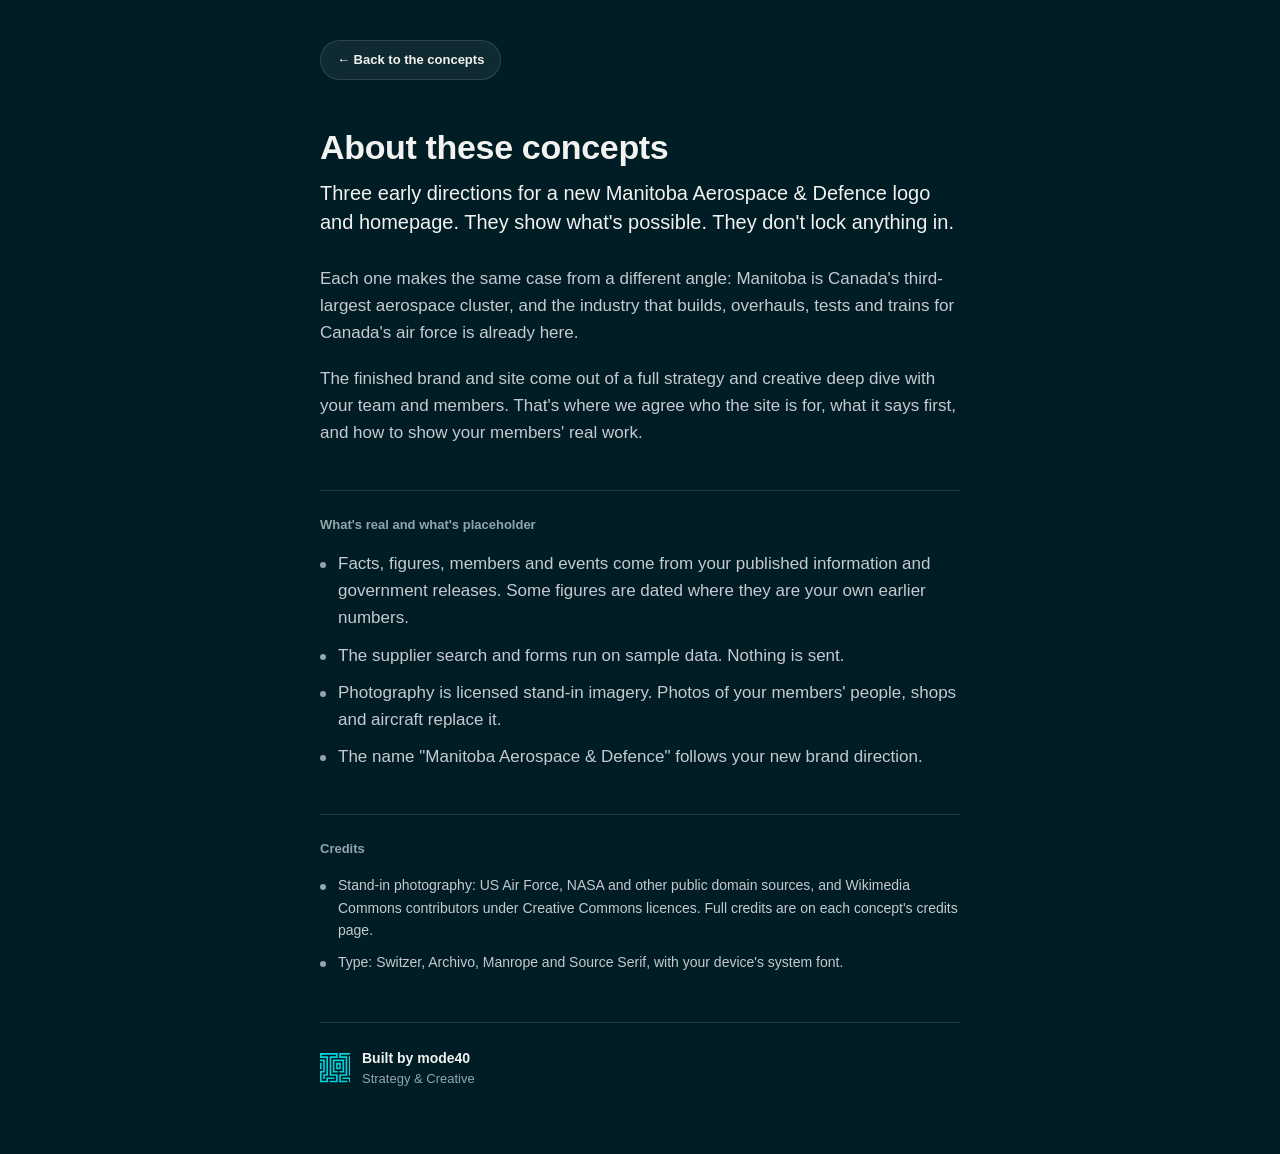
<file: about.html>
<!doctype html>
<html lang="en-CA">
<head>
<meta charset="utf-8">
<meta name="viewport" content="width=device-width, initial-scale=1">
<meta name="robots" content="noindex, nofollow, noarchive">
<title>About these concepts</title>
<style>
  :root { --text: #f2f2f0; --body: #c6c9ce; --muted: #93a4aa; --line: rgba(255, 255, 255, 0.12); }
  * { box-sizing: border-box; }
  body { margin: 0; padding: 40px 16px 64px; background: #001D25; color: var(--text); font: 17px/1.6 -apple-system, BlinkMacSystemFont, "SF Pro Text", "Helvetica Neue", Arial, sans-serif; -webkit-font-smoothing: antialiased; }
  main { max-width: 640px; margin: 0 auto; }
  .back { display: inline-flex; align-items: center; gap: 8px; margin-bottom: 48px; padding: 0 16px; height: 40px; border: 1px solid var(--line); border-radius: 999px; background: rgba(255, 255, 255, 0.06); color: var(--text); text-decoration: none; font-size: 13px; font-weight: 600; }
  .back:hover { background: rgba(255, 255, 255, 0.14); }
  .back:focus-visible, a:focus-visible { outline: 2px solid #fff; outline-offset: 3px; }
  h1 { font-size: 34px; line-height: 1.15; font-weight: 600; letter-spacing: -0.01em; margin: 0 0 12px; }
  .lede { font-size: 20px; line-height: 1.45; color: var(--text); margin: 0 0 28px; }
  p { color: var(--body); margin: 0 0 18px; }
  h2 { font-size: 13px; font-weight: 600; color: var(--muted); margin: 44px 0 14px; padding-top: 24px; border-top: 1px solid var(--line); }
  ul { margin: 0; padding: 0; list-style: none; }
  li { color: var(--body); padding-left: 18px; position: relative; margin: 0 0 10px; }
  li::before { content: ""; position: absolute; left: 0; top: 0.72em; width: 6px; height: 6px; border-radius: 50%; background: var(--muted); }
  .small li { font-size: 14px; }
  a { color: var(--text); }
  .by { display: flex; align-items: center; gap: 12px; margin-top: 48px; padding-top: 24px; border-top: 1px solid var(--line); }
  .by img { width: 30px; height: 30px; display: block; }
  .by b { display: block; font-size: 14px; font-weight: 600; }
  .by span { display: block; font-size: 13px; color: var(--muted); }
</style>
</head>
<body>
<main>
  <a class="back" id="back" href="./">&larr; Back to the concepts</a>

  <h1>About these concepts</h1>
  <p class="lede">Three early directions for a new Manitoba Aerospace &amp; Defence logo and homepage. They show what's possible. They don't lock anything in.</p>
  <p>Each one makes the same case from a different angle: Manitoba is Canada's third-largest aerospace cluster, and the industry that builds, overhauls, tests and trains for Canada's air force is already here.</p>
  <p>The finished brand and site come out of a full strategy and creative deep dive with your team and members. That's where we agree who the site is for, what it says first, and how to show your members' real work.</p>
  <h2>What's real and what's placeholder</h2>
  <ul>
    <li>Facts, figures, members and events come from your published information and government releases. Some figures are dated where they are your own earlier numbers.</li>
    <li>The supplier search and forms run on sample data. Nothing is sent.</li>
    <li>Photography is licensed stand-in imagery. Photos of your members' people, shops and aircraft replace it.</li>
    <li>The name "Manitoba Aerospace &amp; Defence" follows your new brand direction.</li>
  </ul>
  <h2>Credits</h2>
  <ul class="small">
    <li>Stand-in photography: US Air Force, NASA and other public domain sources, and Wikimedia Commons contributors under Creative Commons licences. Full credits are on each concept's credits page.</li>
    <li>Type: Switzer, Archivo, Manrope and Source Serif, with your device's system font.</li>
  </ul>
  <div class="by"><img src="img/mode40-mark-white.svg" alt=""><div><b>Built by mode40</b><span>Strategy &amp; Creative</span></div></div>
</main>
<script>
  // return to the concept the viewer came from
  if (/^#concept-[123]$/.test(location.hash)) document.getElementById('back').href = './' + location.hash;
</script>
</body>
</html>
</file>
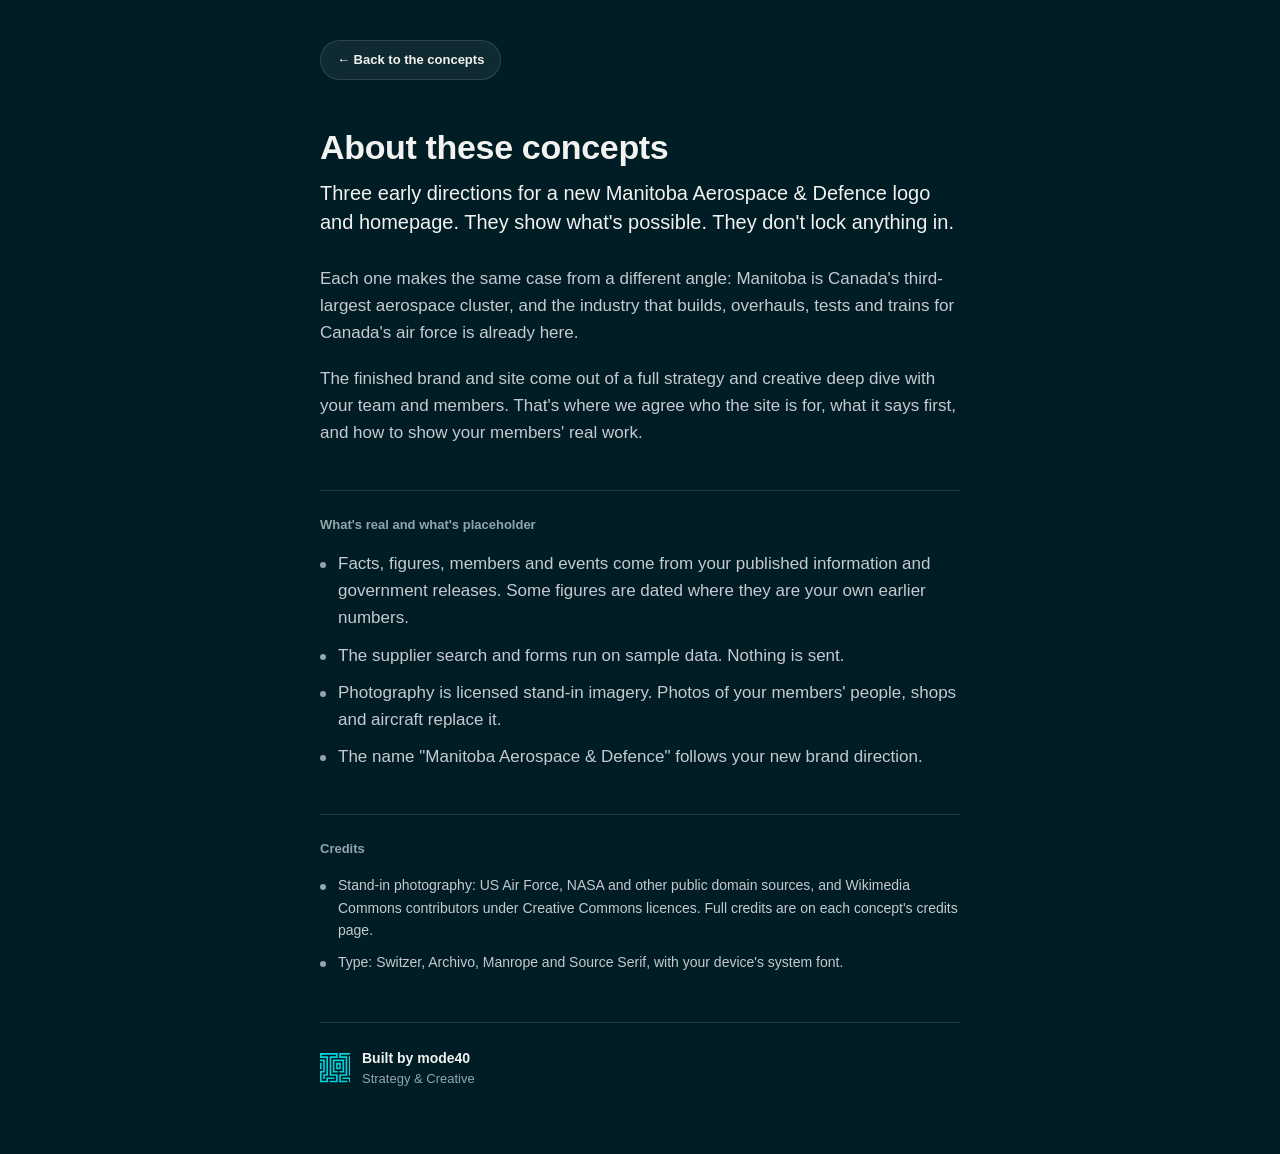
<file: credits.html>
<!doctype html>
<html lang="en-CA"><head><meta charset="utf-8"><meta name="robots" content="noindex, nofollow"><meta http-equiv="refresh" content="0; url=about.html"><title>About these concepts</title></head>
<body><a href="about.html">About these concepts</a></body></html>
</file>
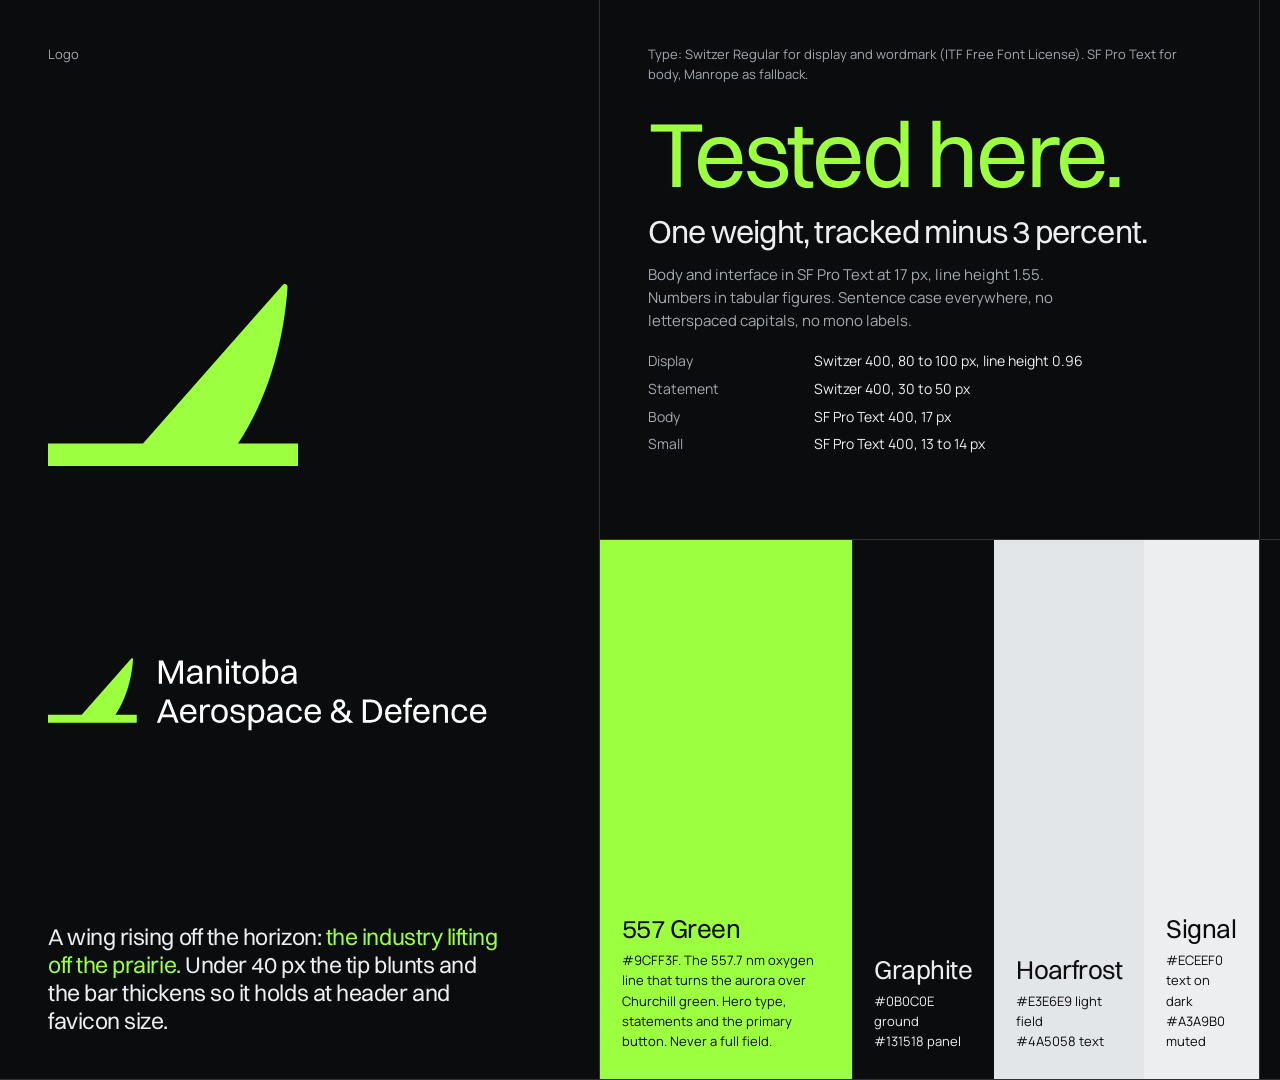
<file: concept-1/brand-sheet.html>
<!doctype html>
<html lang="en-CA">
<head>
<meta charset="utf-8">
<meta name="robots" content="noindex">
<title>Brand sheet, concept 1: Eleven degrees north</title>
<link rel="icon" href="logo/favicon.svg" type="image/svg+xml">
<link rel="stylesheet" href="styles.css">
<style>
body { width: 1920px; height: 1080px; overflow: hidden; display: grid; grid-template-columns: 600px 1fr 1fr; grid-template-rows: 540px 540px; }
.c { overflow: hidden; padding: 44px 48px; border-right: 1px solid var(--line); border-bottom: 1px solid var(--line); position: relative; display: flex; flex-direction: column; }
.c > small { font-size: 13px; color: var(--muted); display: block; margin-bottom: 28px; }
.logo { grid-row: span 2; justify-content: space-between; }
.logo .m { width: 250px; }
.logo p { font: 400 23px/1.22 var(--display); letter-spacing: -.02em; max-width: 460px; }
.logo p span { color: var(--accent); }
.type .spec { font: 400 92px/.92 var(--display); letter-spacing: -.035em; color: var(--accent); margin: 0; }
.type .spec2 { font: 400 32px/1.05 var(--display); letter-spacing: -.025em; margin: 18px 0 0; }
.type .body { margin-top: 14px; margin-bottom: 18px; font-size: 15px !important; color: var(--muted); max-width: 30em; font-size: 17px; }
.type dl { margin: 0; display: grid; grid-template-columns: 150px 1fr; gap: 6px 16px; font-size: 14px; }
.type dt { color: var(--muted); }
.type dd { margin: 0; }
.colours { padding: 0; display: grid; grid-template-columns: 2.2fr 1fr 1fr 1fr; }
.sw { padding: 28px 22px; font-size: 13px !important; display: flex; flex-direction: column; justify-content: flex-end; font-size: 14px; }
.sw b { font: 400 26px/1 var(--display); letter-spacing: -.02em; display: block; margin-bottom: 8px; }
.img .pair { display: grid; grid-template-columns: 1.3fr 1fr; gap: 16px; height: 250px; }
.img .pair img { width: 100%; height: 100%; object-fit: cover; }
.img ul { margin: 18px 0 0; padding: 0 0 0 18px; color: var(--muted); font-size: 14px; display: grid; gap: 4px; }
.comp .demo-btns { display: flex; gap: 12px; flex-wrap: wrap; }
.comp .find { margin-top: 36px; }
.comp .proof { margin-top: auto; }
</style>
</head>
<body>
  <section class="c logo">
    <small>Logo</small>
    <img class="m" src="logo/mark-reversed.svg" alt="Mark: a wing rising off a horizon bar">
    <img src="logo/primary-reversed.svg" alt="Primary lockup" style="width:440px">
    <p>A wing rising off the horizon: <span>the industry lifting off the prairie.</span> Under 40 px the tip blunts and the bar thickens so it holds at header and favicon size.</p>
  </section>
  <section class="c type">
    <small>Type: Switzer Regular for display and wordmark (ITF Free Font License). SF Pro Text for body, Manrope as fallback.</small>
    <p class="spec">Tested here.</p>
    <p class="spec2">One weight, tracked minus 3 percent.</p>
    <p class="body">Body and interface in SF Pro Text at 17 px, line height 1.55. Numbers in tabular figures. Sentence case everywhere, no letterspaced capitals, no mono labels.</p>
    <dl>
      <dt>Display</dt><dd>Switzer 400, 80 to 100 px, line height 0.96</dd>
      <dt>Statement</dt><dd>Switzer 400, 30 to 50 px</dd>
      <dt>Body</dt><dd>SF Pro Text 400, 17 px</dd>
      <dt>Small</dt><dd>SF Pro Text 400, 13 to 14 px</dd>
    </dl>
  </section>
  <section class="c comp">
    <small>Components: one button shape, and the capability search</small>
    <div class="demo-btns">
      <a class="btn btn-accent" href="#">Join</a>
      <a class="btn btn-line" href="#">Conference details <svg class="arrow" viewBox="0 0 14 10" aria-hidden="true"><path d="M0 5h12.5M8.5 1l4 4-4 4" fill="none" stroke="currentColor" stroke-width="1.4"/></svg></a>
    </div>
    <form class="find" onsubmit="return false">
      <label for="q">Find a Manitoba supplier by capability</label>
      <div class="find-row"><input id="q" placeholder="Engine overhaul, composites, training" value="engine overhaul"><button class="find-go" type="button">Search <svg class="arrow" viewBox="0 0 14 10" aria-hidden="true"><path d="M0 5h12.5M8.5 1l4 4-4 4" fill="none" stroke="currentColor" stroke-width="1.4"/></svg></button></div>
      <div class="results show"><p class="tag">Sample data from member profiles</p><ol><li><a href="#"><b>StandardAero</b><span>Engine overhaul: CF34, CFM56, CC-130, CP-140</span></a></li><li><a href="#"><b>KF Aerospace</b><span>Aircraft maintenance, leasing and defence training</span></a></li></ol></div>
    </form>
  </section>
  <section class="c colours">
    <div class="sw" style="background:#9CFF3F;color:#0B0C0E"><b>557 Green</b>#9CFF3F. The 557.7 nm oxygen line that turns the aurora over Churchill green. Hero type, statements and the primary button. Never a full field.</div>
    <div class="sw" style="background:#0B0C0E;color:#ECEEF0;box-shadow:inset 1px 0 0 rgba(236,238,240,.12)"><b>Graphite</b>#0B0C0E ground<br>#131518 panel</div>
    <div class="sw" style="background:#E3E6E9;color:#0B0C0E"><b>Hoarfrost</b>#E3E6E9 light field<br>#4A5058 text</div>
    <div class="sw" style="background:#ECEEF0;color:#0B0C0E"><b>Signal</b>#ECEEF0 text on dark<br>#A3A9B0 muted</div>
  </section>
  <section class="c img">
    <small>Imagery: real hardware, real light, never a filter</small>
    <div class="pair">
      <img src="img/engine-1600.webp" alt="Engine in a test cell">
      <img src="img/band-ct142-1400.webp" alt="CT-142 nose art, City of Winnipeg Squadron">
    </div>
    <ul>
      <li>Hardware lit by its own light: flame, launch, work lamps. Dark rooms, no daylight stock.</li>
      <li>One object per frame, shot close enough to read the metal.</li>
      <li>Tone-only edits: burn distractions, pull magenta toward blue. No colour splash, no fake process effects.</li>
      <li>Afterburner frames only where the story is fighter engines; otherwise crop to the hardware.</li>
    </ul>
  </section>
</body>
</html>
</file>
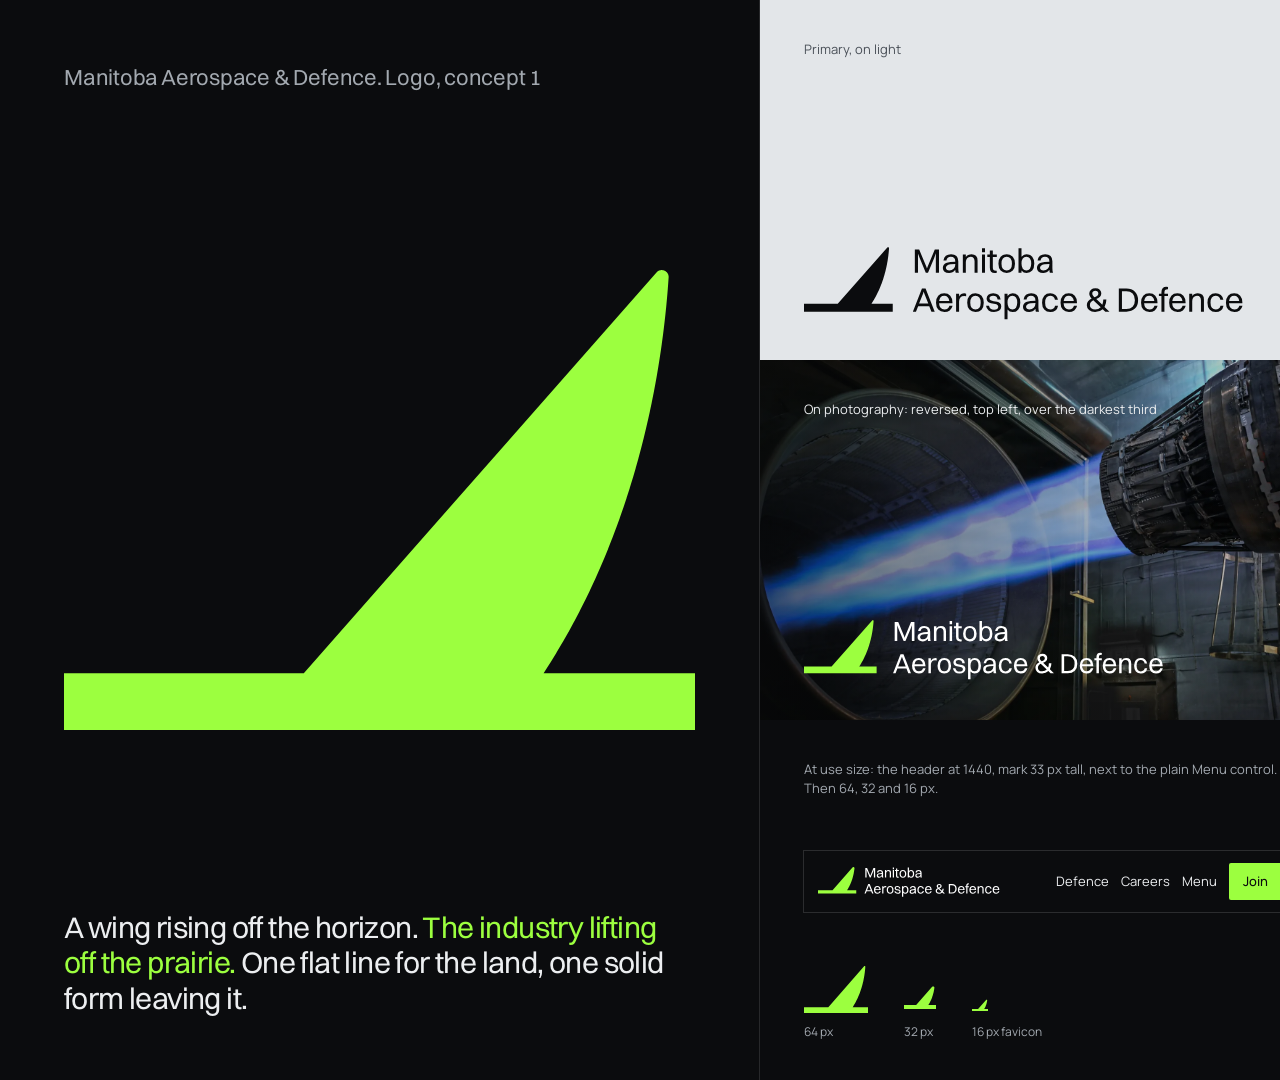
<file: concept-1/logo-sheet.html>
<!doctype html>
<html lang="en-CA">
<head>
<meta charset="utf-8">
<meta name="robots" content="noindex">
<title>Logo, concept 1: Eleven degrees north</title>
<link rel="icon" href="logo/favicon.svg" type="image/svg+xml">
<style>
@font-face { font-family: "Switzer"; src: url(fonts/Switzer-Regular.woff2) format("woff2"); }
@font-face { font-family: "Manrope"; src: url(fonts/Manrope-var.woff2) format("woff2"); font-weight: 200 800; }
:root { --ink: #0B0C0E; --frost: #E3E6E9; --accent: #9CFF3F; --muted: #A3A9B0; }
* { box-sizing: border-box; }
body { margin: 0; width: 1920px; height: 1080px; background: var(--ink); color: #ECEEF0; font: 400 16px/1.45 "SF Pro Text", -apple-system, "Manrope", sans-serif; display: grid; grid-template-columns: 760px 1fr; overflow: hidden; }
.l { padding: 64px; display: flex; flex-direction: column; justify-content: space-between; border-right: 1px solid rgba(236,238,240,.12); }
.l h1 { font: 400 22px/1.2 "Switzer", sans-serif; letter-spacing: -.01em; margin: 0; color: var(--muted); }
.big img { display: block; width: 100%; height: auto; }
.l p.idea { font: 400 30px/1.18 "Switzer", sans-serif; letter-spacing: -.02em; margin: 0; max-width: 620px; }
.l p.idea span { color: var(--accent); }
.r { display: grid; grid-template-columns: minmax(0, 1fr) minmax(0, 1fr); grid-template-rows: 1fr 1fr 1fr; }
.cell { position: relative; padding: 40px 44px; display: flex; flex-direction: column; justify-content: space-between; }
.cell small { font-size: 13px; color: var(--muted); }
.frost { background: var(--frost); color: var(--ink); }
.frost small { color: #4A5058; }
.photo { background: url(img/engine-1600.webp) 70% 40% / cover; }
.photo::before { content: ""; position: absolute; inset: 0; background: linear-gradient(90deg, rgba(11,12,14,.55), rgba(11,12,14,.05)); }
.photo > * { position: relative; }
.acc { background: var(--accent); color: var(--ink); }
.acc small { color: var(--ink); }
.cs { align-self: flex-start; display: inline-block; padding: 26px; background: repeating-linear-gradient(135deg, rgba(11,12,14,.07) 0 6px, transparent 6px 12px); outline: 1px solid rgba(11,12,14,.22); }
.cs img { display: block; height: 52px; width: 287px; }
.sizes { display: flex; align-items: flex-end; gap: 36px; }
.sizes figure { margin: 0; display: grid; gap: 10px; justify-items: start; }
.sizes figcaption { font-size: 12px; color: var(--muted); }
.row { display: flex; gap: 28px; align-items: flex-end; }
.hdrtest { display: flex; align-items: center; gap: 12px; padding: 12px 14px; font-size: 13px !important; background: #0B0C0E; outline: 1px solid rgba(236,238,240,.14); font-size: 14px; }
.hdrtest img { margin-right: auto; }
.hdrtest b { font-weight: 500; background: var(--accent); color: var(--ink); padding: 9px 14px; border-radius: 2px; }
</style>
</head>
<body>
  <section class="l">
    <h1>Manitoba Aerospace &amp; Defence. Logo, concept 1</h1>
    <div class="big">
      <img src="logo/mark-reversed.svg" alt="The mark: a solid wing rising off a flat horizon bar">
    </div>
    <p class="idea">A wing rising off the horizon. <span>The industry lifting off the prairie.</span> One flat line for the land, one solid form leaving it.</p>
  </section>
  <section class="r">
    <div class="cell frost"><small>Primary, on light</small><img src="logo/primary.svg" alt="Primary lockup on light" style="width:440px"></div>
    <div class="cell"><small>Reversed, on graphite</small><img src="logo/primary-reversed.svg" alt="Reversed lockup on dark" style="width:440px"></div>
    <div class="cell photo"><small style="color:#ECEEF0">On photography: reversed, top left, over the darkest third</small><img src="logo/primary-reversed.svg" alt="Reversed lockup on a photo" style="width:360px"></div>
    <div class="cell frost"><small>Clear space: the horizon bar height x 3 on every side</small><span class="cs"><img src="logo/primary.svg" alt="Lockup with clear space"></span></div>
    <div class="cell"><small>At use size: the header at 1440, mark 33 px tall, next to the plain Menu control. Then 64, 32 and 16 px.</small>
      <div class="hdrtest"><img src="logo/primary-reversed-small.svg" alt="Header lockup" style="height:30px;width:auto"><span>Defence</span><span>Careers</span><span>Menu</span><b>Join</b></div>
      <div class="sizes">
        <figure><img src="logo/mark-reversed.svg" width="64" alt=""><figcaption>64 px</figcaption></figure>
        <figure><img src="logo/favicon.svg" width="32" height="32" alt=""><figcaption>32 px</figcaption></figure>
        <figure><img src="logo/favicon.svg" width="16" height="16" alt=""><figcaption>16 px favicon</figcaption></figure>
        
      </div>
    </div>
    <div class="cell acc"><small>Stacked, and one colour</small>
      <div class="row"><img src="logo/stacked.svg" alt="Stacked lockup" style="height:150px;width:auto"><img src="logo/mono-black.svg" alt="One-colour lockup" style="width:190px"></div>
    </div>
  </section>
</body>
</html>
</file>
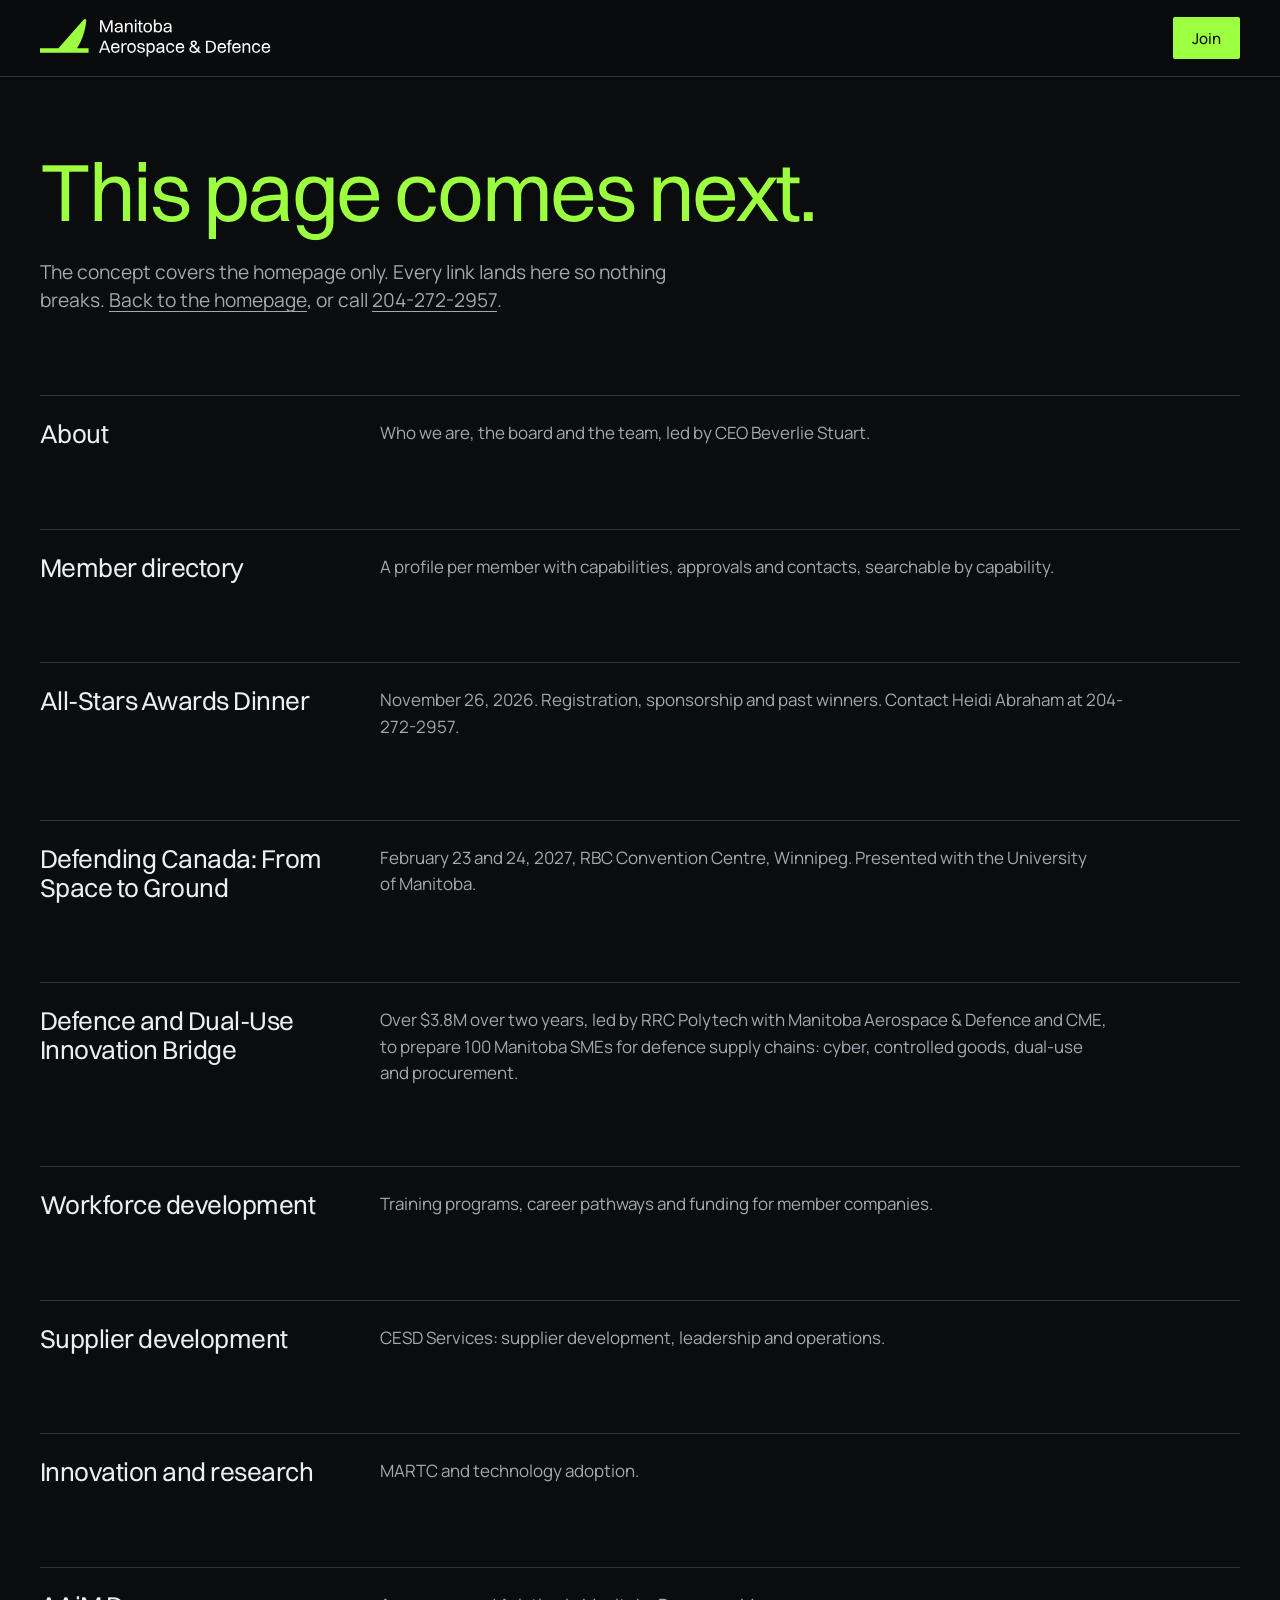
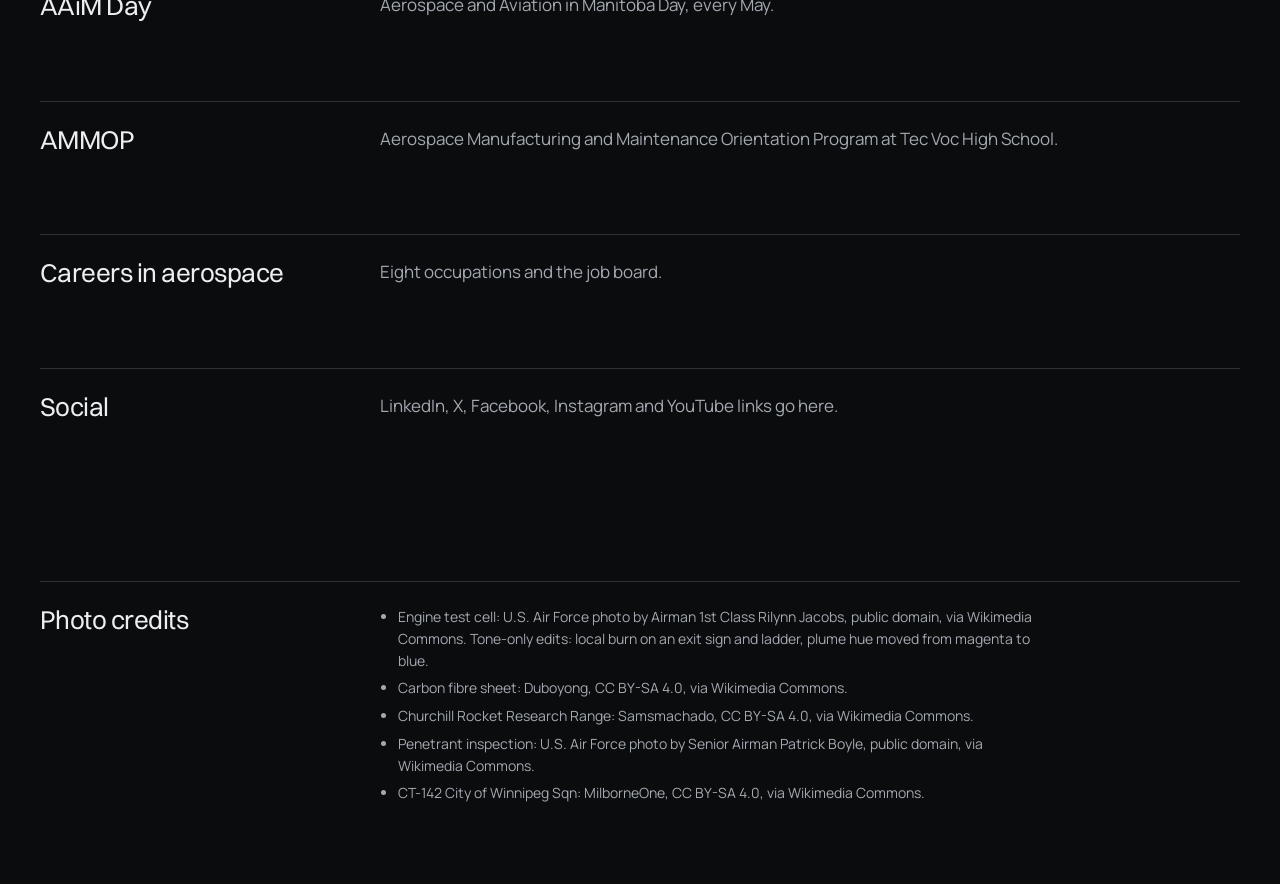
<file: concept-1/stub.html>
<!doctype html>
<html lang="en-CA">
<head>
<meta charset="utf-8">
<meta name="viewport" content="width=device-width, initial-scale=1">
<meta name="robots" content="noindex, nofollow">
<title>Coming soon | Manitoba Aerospace &amp; Defence</title>
<link rel="icon" href="logo/favicon.svg" type="image/svg+xml">
<link rel="stylesheet" href="styles.css">
<style>
.stub { min-height: 100vh; padding: 150px var(--m) 80px; display: grid; gap: 80px; align-content: start; }
.stub .d { color: var(--accent); max-width: 11em; }
.stub .lede { margin-top: 24px; }
.stub section { border-top: 1px solid var(--line); padding-top: 24px; display: grid; grid-template-columns: 300px 1fr; gap: var(--m); scroll-margin-top: 100px; }
.stub section:target h2 { color: var(--accent); }
.stub h2 { font: 400 26px/1.1 var(--display); letter-spacing: -.02em; margin: 0; }
.stub section p, .stub section li { color: var(--muted); max-width: 46em; }
.stub ul { margin: 0; padding-left: 18px; display: grid; gap: 6px; font-size: 14px; }
@media (max-width: 760px) { .stub section { grid-template-columns: 1fr; gap: 12px; } }
</style>
</head>
<body>
<header class="hdr solid">
  <a class="brand" href="index.html"><img src="logo/primary-reversed-small.svg" alt="Manitoba Aerospace &amp; Defence, home" width="230" height="38"></a>
  <a class="btn btn-accent" href="index.html#join" style="margin-left:auto">Join</a>
</header>
<main class="stub">
  <div>
    <h1 class="d d-1">This page comes next.</h1>
    <p class="lede">The concept covers the homepage only. Every link lands here so nothing breaks. <a class="tlink" href="index.html">Back to the homepage</a>, or call <a class="tlink" href="tel:+12042722957">204-272-2957</a>.</p>
  </div>
  <section id="about"><h2>About</h2><p>Who we are, the board and the team, led by CEO Beverlie Stuart.</p></section>
  <section id="members"><h2>Member directory</h2><p>A profile per member with capabilities, approvals and contacts, searchable by capability.</p></section>
  <section id="all-stars"><h2>All-Stars Awards Dinner</h2><p>November 26, 2026. Registration, sponsorship and past winners. Contact Heidi Abraham at 204-272-2957.</p></section>
  <section id="space-to-ground"><h2>Defending Canada: From Space to Ground</h2><p>February 23 and 24, 2027, RBC Convention Centre, Winnipeg. Presented with the University of Manitoba.</p></section>
  <section id="innovation-bridge"><h2>Defence and Dual-Use Innovation Bridge</h2><p>Over $3.8M over two years, led by RRC Polytech with Manitoba Aerospace &amp; Defence and CME, to prepare 100 Manitoba SMEs for defence supply chains: cyber, controlled goods, dual-use and procurement.</p></section>
  <section id="workforce"><h2>Workforce development</h2><p>Training programs, career pathways and funding for member companies.</p></section>
  <section id="suppliers"><h2>Supplier development</h2><p>CESD Services: supplier development, leadership and operations.</p></section>
  <section id="innovation"><h2>Innovation and research</h2><p>MARTC and technology adoption.</p></section>
  <section id="aaim"><h2>AAiM Day</h2><p>Aerospace and Aviation in Manitoba Day, every May.</p></section>
  <section id="ammop"><h2>AMMOP</h2><p>Aerospace Manufacturing and Maintenance Orientation Program at Tec Voc High School.</p></section>
  <section id="careers"><h2>Careers in aerospace</h2><p>Eight occupations and the job board.</p></section>
  <section id="linkedin"><h2>Social</h2><p id="x">LinkedIn, X, Facebook, Instagram and YouTube links go here.</p><span id="facebook"></span><span id="instagram"></span><span id="youtube"></span></section>
  <section id="credits"><h2>Photo credits</h2>
    <ul>
      <li>Engine test cell: U.S. Air Force photo by Airman 1st Class Rilynn Jacobs, public domain, via Wikimedia Commons. Tone-only edits: local burn on an exit sign and ladder, plume hue moved from magenta to blue.</li>
      <li>Carbon fibre sheet: Duboyong, CC BY-SA 4.0, via Wikimedia Commons.</li>
      <li>Churchill Rocket Research Range: Samsmachado, CC BY-SA 4.0, via Wikimedia Commons.</li>
      <li>Penetrant inspection: U.S. Air Force photo by Senior Airman Patrick Boyle, public domain, via Wikimedia Commons.</li>
      <li>CT-142 City of Winnipeg Sqn: MilborneOne, CC BY-SA 4.0, via Wikimedia Commons.</li>
    </ul>
  </section>
</main>
</body>
</html>
</file>
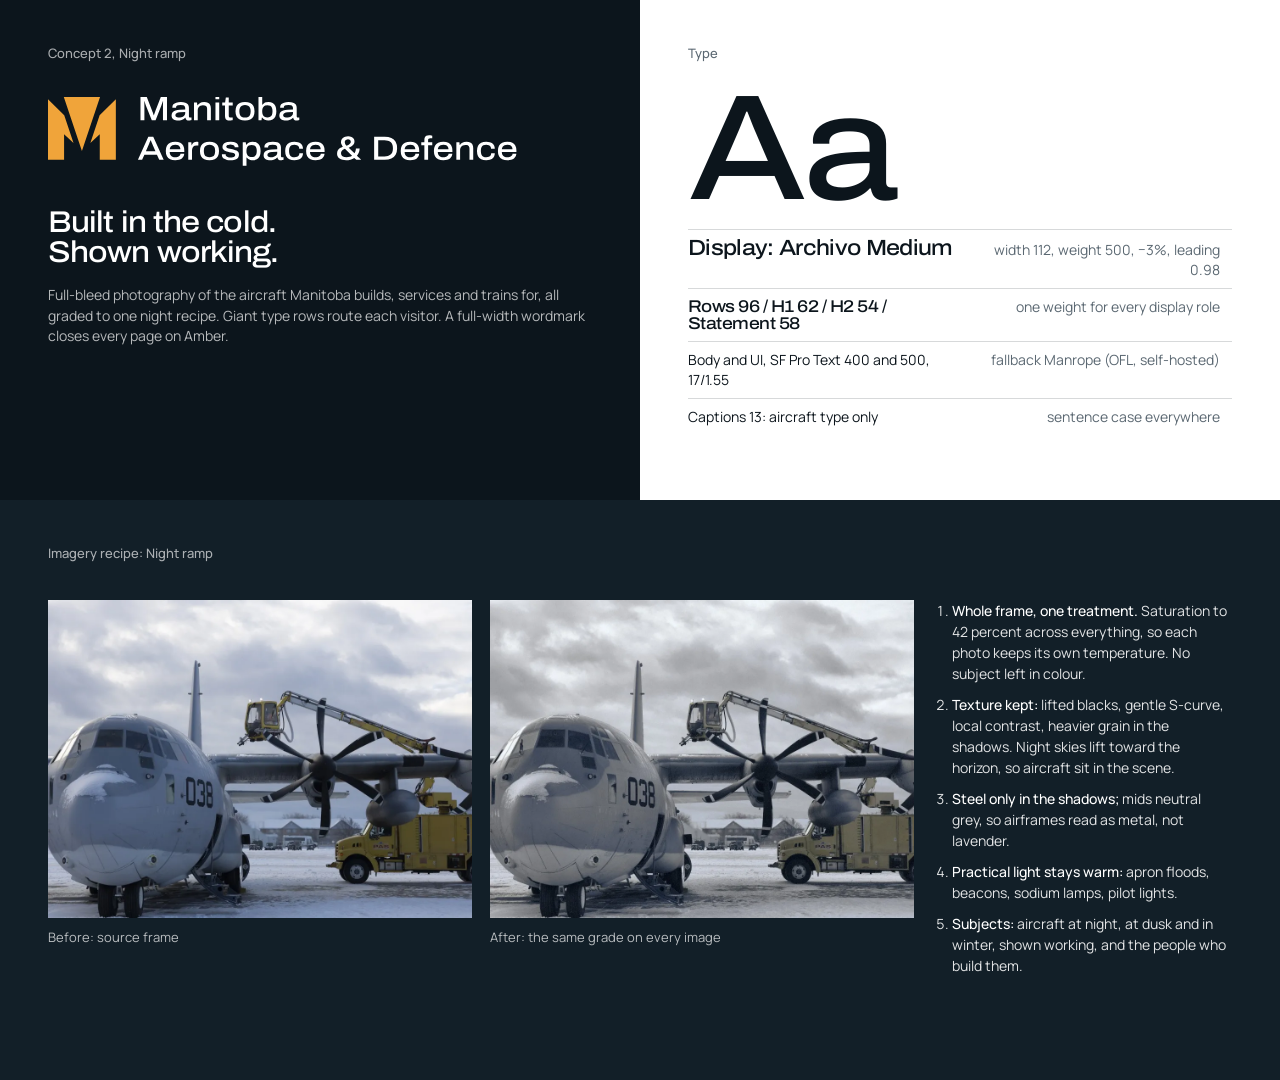
<file: concept-2/brand-sheet.html>
<!doctype html>
<html lang="en-CA">
<head>
<meta charset="utf-8">
<meta name="robots" content="noindex">
<title>Brand sheet | Manitoba Aerospace &amp; Defence, concept 2</title>
<style>
@font-face{font-family:"Archivo";src:url(fonts/Archivo-var.woff2) format("woff2");font-weight:100 900;font-stretch:62% 125%}
@font-face{font-family:"Manrope";src:url(fonts/Manrope-var.woff2) format("woff2");font-weight:200 800}
:root{--ink:#0C151C;--ink-2:#121F28;--ice:#EDF1F3;--amber:#F0A43A;--steel:#5B6872;--rule:rgba(12,21,28,.16)}
*{box-sizing:border-box}
body{margin:0;width:1920px;height:1080px;overflow:hidden;background:#fff;color:var(--ink);font:400 15px/1.45 "SF Pro Text",-apple-system,"Manrope",sans-serif;-webkit-font-smoothing:antialiased}
.d{font-family:"Archivo",sans-serif;font-weight:500;font-stretch:112%;letter-spacing:-.03em;line-height:.98}
.g{display:grid;grid-template-columns:640px 640px 640px;grid-template-rows:500px 580px;height:1080px}
section{position:relative;padding:44px 48px;overflow:hidden}
h2{margin:0 0 26px;font-size:13px;font-weight:500;color:var(--steel)}
.dark h2{color:rgba(255,255,255,.65)}
.dark{background:var(--ink);color:#fff}
.id img{width:470px;display:block;margin:34px 0 40px}
.id p{margin:0;font-size:30px;max-width:16ch}
.id small{display:block;margin-top:18px;font-size:14px;color:rgba(255,255,255,.7);max-width:40em}
.type .aa{font-size:150px;line-height:.8;margin:0 0 20px}
.type table{border-collapse:collapse;width:100%;font-size:14px}
.type td{padding:8px 12px 8px 0;border-top:1px solid var(--rule);vertical-align:baseline}
.type td:last-child{text-align:right;color:var(--steel)}
.type .s1{font-size:22px}.type .s2{font-size:17px}
.colour{background:var(--ice)}
.sw{display:grid;grid-template-columns:repeat(3,1fr);gap:10px}
.sw div{height:178px;padding:14px;display:flex;flex-direction:column;justify-content:flex-end;font-size:13px;line-height:1.35;border-radius:2px}
.sw b{font-family:"Archivo";font-weight:500;font-stretch:112%;font-size:18px;letter-spacing:-.01em}
.recipe{grid-column:1 / span 2;background:var(--ink-2);color:#fff;display:grid;grid-template-columns:1fr 1fr 300px;gap:18px;padding-right:48px}
.recipe h2{position:absolute;left:48px;top:44px;color:rgba(255,255,255,.65)}
.recipe figure{margin:56px 0 0;align-self:start}
.recipe figure img{width:100%;display:block}
.recipe figcaption{margin-top:10px;font-size:13px;color:rgba(255,255,255,.7)}
.recipe ol{margin:56px 0 0;padding:0 0 0 20px;font-size:14px;line-height:1.5;color:rgba(255,255,255,.88)}
.recipe ol li{margin-bottom:10px}
.recipe ol b{color:#fff;font-weight:500}
.comp{background:#fff}
.comp .row{display:grid;grid-template-columns:auto 1fr;gap:24px;align-items:center;padding:16px 0 20px;border-top:1px solid var(--rule);border-bottom:1px solid var(--rule);margin-bottom:28px}
.comp .row span.d{font-size:52px}
.comp .row small{display:block;margin-top:8px;font-size:13px;color:var(--steel);font-family:"SF Pro Text",-apple-system,"Manrope",sans-serif;letter-spacing:0}
.arrow{position:relative;height:2px;background:var(--ink)}
.arrow::after{content:"";position:absolute;right:0;top:-6px;width:12px;height:12px;border-top:2px solid var(--ink);border-right:2px solid var(--ink);transform:rotate(45deg)}
.btns{display:flex;gap:12px;align-items:center;margin-bottom:28px}
.pill{display:inline-flex;align-items:center;height:44px;padding:0 20px;border-radius:999px;background:var(--amber);color:var(--ink);font-weight:500;font-size:15px}
.pill.o{background:none;box-shadow:inset 0 0 0 1px var(--ink)}
.search{background:var(--ink-2);color:#fff;padding:22px 24px 26px;border-radius:2px}
.search .line{display:flex;justify-content:space-between;align-items:baseline;border-bottom:1px solid rgba(255,255,255,.55);padding-bottom:12px}
.search .line span.d{font-size:30px;letter-spacing:-.02em}
.search .line b{color:var(--amber);font-weight:500;font-size:15px}
.search p{margin:14px 0 0;font-size:13px;color:rgba(255,255,255,.7)}
.lab{position:absolute;right:48px;bottom:24px;font-size:12px;color:var(--steel)}
</style>
</head>
<body>
<div class="g">
  <section class="dark id">
    <h2>Concept 2, Night ramp</h2>
    <img src="logo/primary-reversed.svg" alt="Manitoba Aerospace &amp; Defence logo">
    <p class="d">Built in the cold. Shown working.</p>
    <small>Full-bleed photography of the aircraft Manitoba builds, services and trains for, all graded to one night recipe. Giant type rows route each visitor. A full-width wordmark closes every page on Amber.</small>
  </section>
  <section class="type">
    <h2>Type</h2>
    <p class="aa d">Aa</p>
    <table>
      <tr><td class="d s1">Display: Archivo Medium</td><td>width 112, weight 500, −3%, leading 0.98</td></tr>
      <tr><td class="d s2">Rows 96 / H1 62 / H2 54 / Statement 58</td><td>one weight for every display role</td></tr>
      <tr><td>Body and UI, SF Pro Text 400 and 500, 17/1.55</td><td>fallback Manrope (OFL, self-hosted)</td></tr>
      <tr><td>Captions 13: aircraft type only</td><td>sentence case everywhere</td></tr>
    </table>
  </section>
  <section class="colour">
    <h2>Colour</h2>
    <div class="sw">
      <div style="background:#0C151C;color:#fff"><b>Polar</b>#0C151C<br>ground, text</div>
      <div style="background:#121F28;color:#fff"><b>Deep</b>#121F28<br>search band</div>
      <div style="background:#F0A43A"><b>Amber</b>#F0A43A<br>mark, CTA, footer field</div>
      <div style="background:#5B6872;color:#fff"><b>Steel</b>#5B6872<br>secondary text</div>
      <div style="background:#fff;box-shadow:inset 0 0 0 1px rgba(12,21,28,.12)"><b>White</b>#FFFFFF<br>light ground</div>
      <div style="background:#EDF1F3;box-shadow:inset 0 0 0 1px rgba(12,21,28,.12)"><b>Ice</b>#EDF1F3<br>events band</div>
    </div>
    <span class="lab">Amber on Polar 8.6:1. Steel on White 5.6:1.</span>
  </section>
  <section class="recipe">
    <h2>Imagery recipe: Night ramp</h2>
    <figure><img src="img/recipe-before.webp" alt="Ungraded photograph of a C-130 being de-iced"><figcaption>Before: source frame</figcaption></figure>
    <figure><img src="img/recipe-after.webp" alt="The same photograph after the Night ramp grade"><figcaption>After: the same grade on every image</figcaption></figure>
    <ol>
      <li><b>Whole frame, one treatment.</b> Saturation to 42 percent across everything, so each photo keeps its own temperature. No subject left in colour.</li>
      <li><b>Texture kept:</b> lifted blacks, gentle S-curve, local contrast, heavier grain in the shadows. Night skies lift toward the horizon, so aircraft sit in the scene.</li>
      <li><b>Steel only in the shadows;</b> mids neutral grey, so airframes read as metal, not lavender.</li>
      <li><b>Practical light stays warm:</b> apron floods, beacons, sodium lamps, pilot lights.</li>
      <li><b>Subjects:</b> aircraft at night, at dusk and in winter, shown working, and the people who build them.</li>
    </ol>
  </section>
  <section class="comp">
    <h2>Components</h2>
    <div class="row"><span><span class="d">Join the cluster</span><small>Routing row: giant type, hairline rules, a long arrow that runs out on hover</small></span><span class="arrow"></span></div>
    <div class="btns"><span class="pill">Find a supplier</span><span class="pill o">See job postings</span></div>
    <div class="search"><div class="line"><span class="d">composites</span><b>Search →</b></div><p>Supplier search, set as type on Deep, results as hairline rows. Sample data labelled.</p></div>
  </section>
</div>
</body>
</html>
</file>
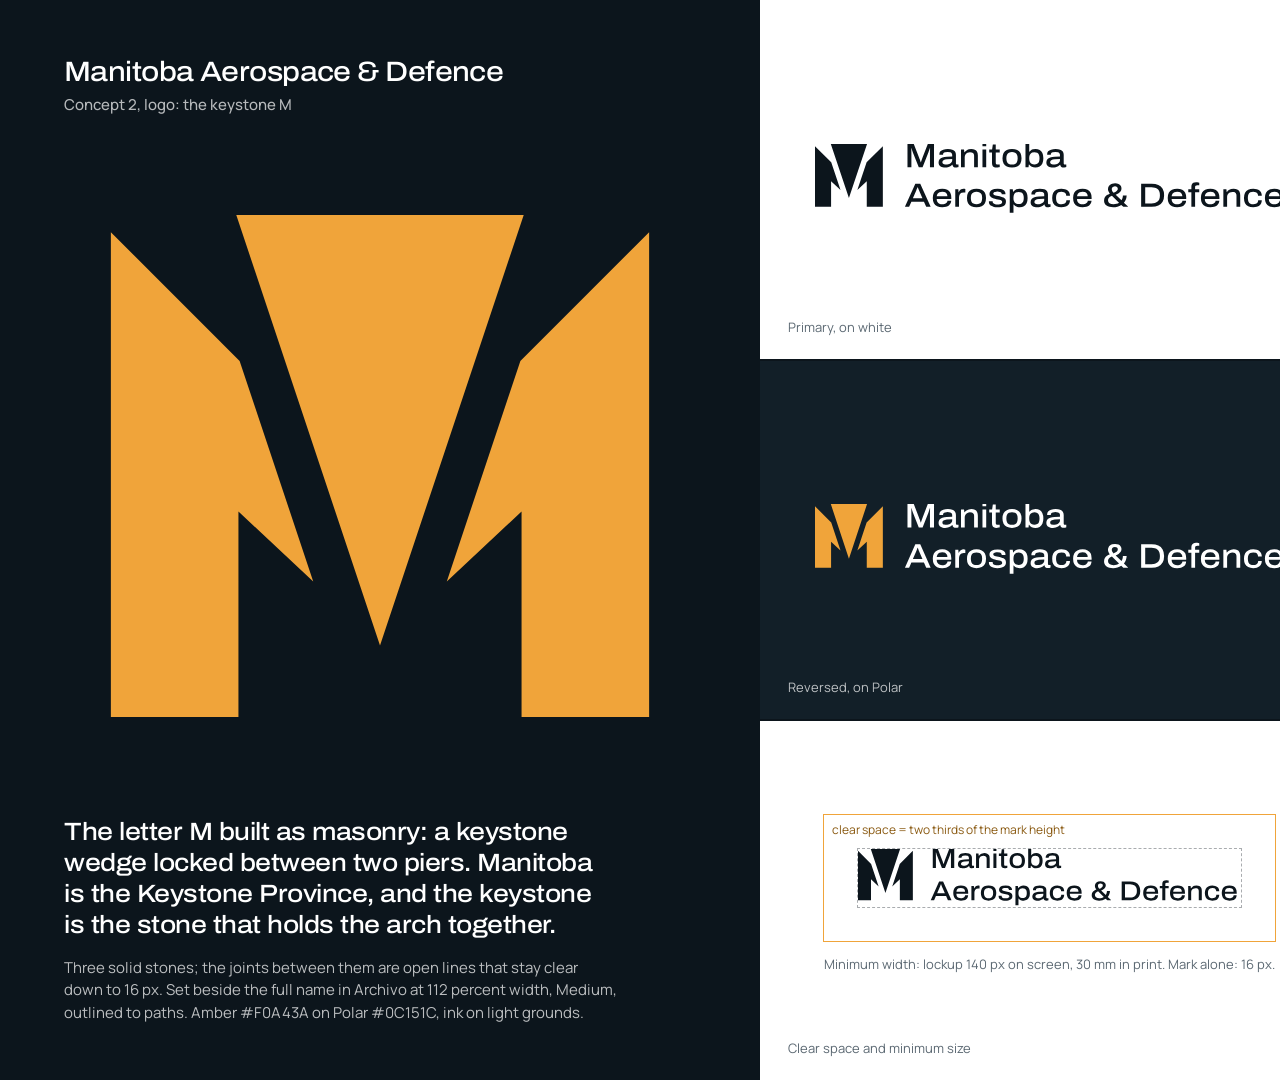
<file: concept-2/logo-sheet.html>
<!doctype html>
<html lang="en-CA">
<head>
<meta charset="utf-8">
<meta name="robots" content="noindex">
<title>Logo sheet | Manitoba Aerospace &amp; Defence, concept 2</title>
<style>
@font-face{font-family:"Archivo";src:url(fonts/Archivo-var.woff2) format("woff2");font-weight:100 900;font-stretch:62% 125%}
@font-face{font-family:"Manrope";src:url(fonts/Manrope-var.woff2) format("woff2");font-weight:200 800}
:root{--ink:#0C151C;--ink-2:#121F28;--ice:#EDF1F3;--amber:#F0A43A;--steel:#5B6872}
*{box-sizing:border-box}
body{margin:0;width:1920px;height:1080px;overflow:hidden;background:var(--ink);font:400 15px/1.45 "SF Pro Text",-apple-system,"Manrope",sans-serif;color:var(--ink);-webkit-font-smoothing:antialiased}
.sheet{display:grid;grid-template-columns:760px 1fr;height:1080px}
.hero{background:var(--ink);color:#fff;padding:56px 64px;display:grid;grid-template-rows:auto 1fr auto}
.hero h1{margin:0;font-size:15px;font-weight:500;color:rgba(255,255,255,.7)}
.hero h1 b{display:block;color:#fff;font-family:"Archivo";font-weight:500;font-stretch:112%;letter-spacing:-.02em;font-size:28px;line-height:1.15;margin-bottom:6px}
.big{align-self:center;justify-self:center;width:540px}
.idea{margin:0;font-family:"Archivo";font-weight:500;font-stretch:112%;letter-spacing:-.02em;font-size:25px;line-height:1.25;text-wrap:balance}
.idea small{display:block;margin-top:16px;font-family:"SF Pro Text",-apple-system,"Manrope",sans-serif;font-stretch:100%;letter-spacing:0;font-size:15px;line-height:1.5;color:rgba(255,255,255,.72);font-weight:400}
.tiles{display:grid;grid-template-columns:1fr 1fr;grid-template-rows:repeat(3,1fr);gap:2px;background:var(--ink)}
.t{position:relative;display:grid;place-items:center;padding:40px;overflow:hidden}
.t .lab{position:absolute;left:28px;bottom:22px;font-size:13px;color:var(--steel)}
.t.dark .lab{color:rgba(255,255,255,.72)}
.t.photo .lab{color:#fff;text-shadow:0 1px 6px rgba(0,0,0,.8)}
.white{background:#fff}.ice{background:var(--ice)}.dark{background:var(--ink-2)}.amber{background:var(--amber)}.amber .lab{color:rgba(12,21,28,.75)}
.photo{background:url(img/hero-cc130j-night-1600.webp) center 40%/cover}

.hdr{position:absolute;left:0;right:0;top:0;height:84px;display:flex;align-items:center;justify-content:space-between;padding:0 28px}
.pillx{background:#F0A43A;color:#0C151C;border-radius:999px;height:40px;padding:0 18px;display:inline-flex;align-items:center;font-size:14px;font-weight:500}
.m4 .pair{display:flex;align-items:center;gap:22px;background:#fff;padding:12px 18px;border-radius:2px}
.m4 b{font-family:"Archivo";font-weight:500;font-stretch:112%;font-size:24px;line-height:1;color:#0C151C}
.clear{position:relative;padding:34px;outline:1px solid var(--amber)}
.clear::after{content:"";position:absolute;inset:34px;outline:1px dashed rgba(12,21,28,.35)}
.clear em{position:absolute;top:6px;left:8px;font-style:normal;font-size:12px;color:#8A5A12}
.sizes{display:flex;align-items:flex-end;gap:36px}
.sizes figure{margin:0;display:grid;justify-items:center;gap:10px;font-size:12px;color:rgba(12,21,28,.8)}
.min{font-size:13px;color:var(--steel);margin-top:14px;text-align:center}
</style>
</head>
<body>
<div class="sheet">
  <section class="hero">
    <h1><b>Manitoba Aerospace &amp; Defence</b>Concept 2, logo: the keystone M</h1>
    <img class="big" src="logo/mark.svg" alt="The keystone M mark">
    <p class="idea">The letter M built as masonry: a keystone wedge locked between two piers. Manitoba is the Keystone Province, and the keystone is the stone that holds the arch together.
      <small>Three solid stones; the joints between them are open lines that stay clear down to 16 px. Set beside the full name in Archivo at 112 percent width, Medium, outlined to paths. Amber #F0A43A on Polar #0C151C, ink on light grounds.</small></p>
  </section>
  <section class="tiles">
    <div class="t white"><img src="logo/primary.svg" alt="Primary horizontal lockup" style="width:470px"><span class="lab">Primary, on white</span></div>
    <div class="t ice"><img src="logo/stacked.svg" alt="Stacked lockup" style="height:220px"><span class="lab">Stacked</span></div>
    <div class="t dark"><img src="logo/primary-reversed.svg" alt="Reversed lockup" style="width:470px"><span class="lab">Reversed, on Polar</span></div>
    <div class="t photo"><div class="hdr"><img src="logo/primary-reversed.svg" alt="Reversed lockup at header size" style="height:36px"><span class="pillx">Find a supplier</span></div><span class="lab">At real header size (36 px) on the hero photograph</span></div>
    <div class="t white"><div><div class="clear"><em>clear space = two thirds of the mark height</em><img src="logo/primary.svg" alt="Lockup with its clear space" style="width:380px;display:block"></div><p class="min">Minimum width: lockup 140 px on screen, 30 mm in print. Mark alone: 16 px.</p></div><span class="lab">Clear space and minimum size</span></div>
    <div class="t amber">
      <div class="sizes">
        <figure><img src="logo/favicon.svg" width="64" height="64" alt=""><span>64</span></figure>
        <figure><img src="logo/favicon.svg" width="32" height="32" alt=""><span>32</span></figure>
        <figure><img src="logo/favicon.svg" width="16" height="16" alt=""><span>16</span></figure>
        <figure class="m4"><span class="pair"><img src="logo/mark-ink.svg" style="height:24px" alt="Mark at 24 px"><b>M4</b></span><span>M4 test at 24 px: the M still reads as one letter</span></figure>
      </div>
      <span class="lab">Favicon at 64, 32 and 16 px; the M4 test</span>
    </div>
  </section>
</div>
</body>
</html>
</file>
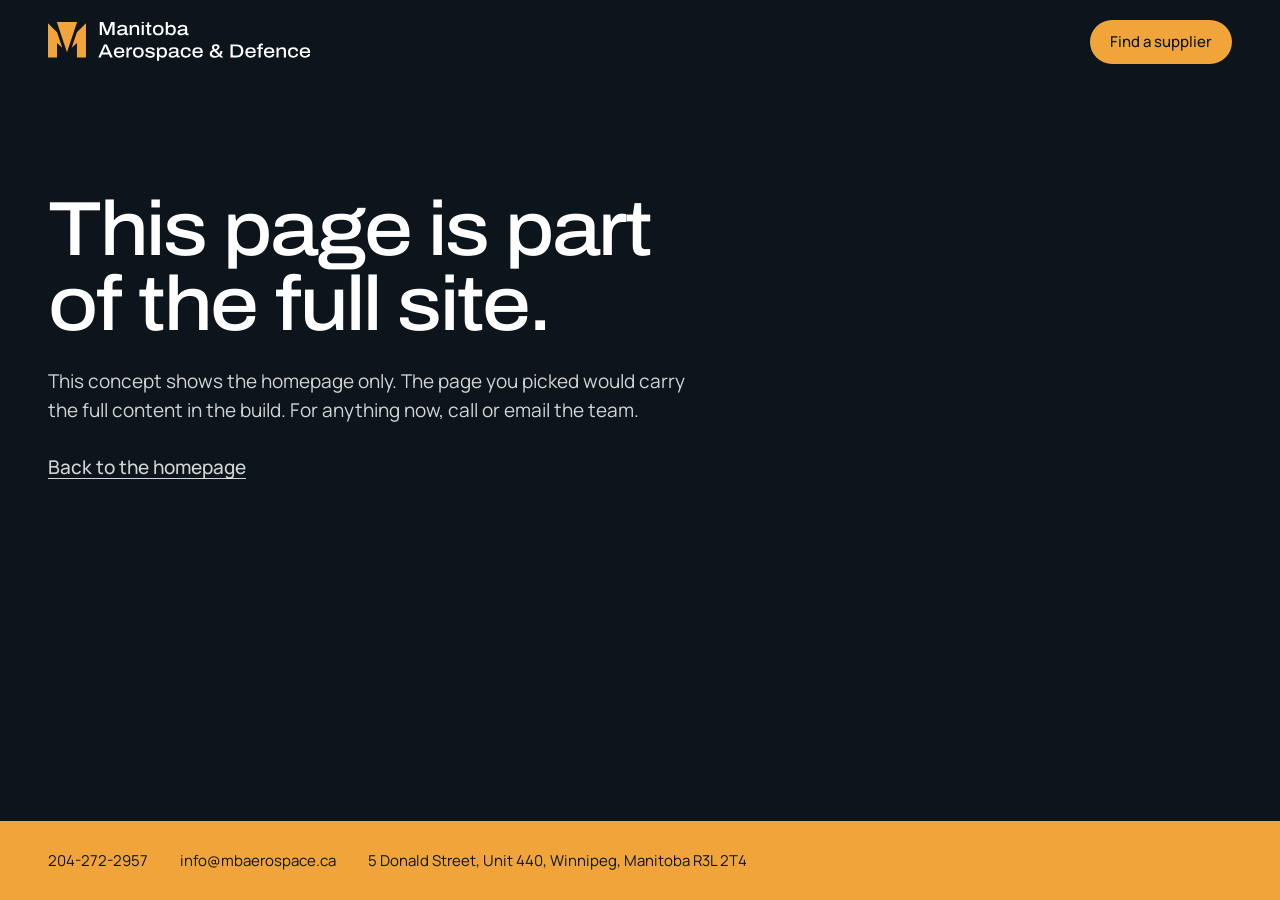
<file: concept-2/stub.html>
<!doctype html>
<html lang="en-CA">
<head>
<meta charset="utf-8">
<meta name="viewport" content="width=device-width, initial-scale=1">
<meta name="robots" content="noindex, nofollow">
<title>Page in progress | Manitoba Aerospace &amp; Defence</title>
<link rel="icon" href="logo/favicon.svg" type="image/svg+xml">
<style>
@font-face{font-family:"Archivo";src:url(fonts/Archivo-var.woff2) format("woff2");font-weight:100 900;font-stretch:62% 125%;font-display:swap}
@font-face{font-family:"Manrope";src:url(fonts/Manrope-var.woff2) format("woff2");font-weight:200 800;font-display:swap}
:root{--ink:#0C151C;--amber:#F0A43A;--steel:#5B6872;--m:48px}
*{box-sizing:border-box}
body{margin:0;min-height:100vh;display:flex;flex-direction:column;background:var(--ink);color:#fff;font:400 17px/1.55 "SF Pro Text",-apple-system,BlinkMacSystemFont,"Manrope",system-ui,sans-serif;-webkit-font-smoothing:antialiased}
a{color:inherit}
:focus-visible{outline:2px solid var(--amber);outline-offset:3px}
header{height:84px;display:flex;align-items:center;justify-content:space-between;padding:0 var(--m)}
header img{height:40px;display:block}
.pill{display:inline-flex;align-items:center;height:44px;padding:0 20px;border-radius:999px;background:var(--amber);color:var(--ink);font-weight:500;font-size:15px;text-decoration:none}
main{flex:1;padding:12vh var(--m) 96px;max-width:1100px}
h1{margin:0 0 24px;font-family:"Archivo",sans-serif;font-weight:500;font-stretch:112%;letter-spacing:-.03em;line-height:.98;font-size:clamp(40px,6vw,88px);text-wrap:balance}
p{max-width:34em;color:rgba(255,255,255,.82);font-size:19px;margin:0 0 28px}
.back{font-weight:500;text-decoration:underline;text-underline-offset:4px}
footer{background:var(--amber);color:var(--ink);padding:28px var(--m);display:flex;flex-wrap:wrap;gap:10px 32px;font-size:15px}
footer a{text-decoration:none}
@media (max-width:760px){:root{--m:20px}header{height:64px}header img{height:30px}main{padding-top:64px}}
</style>
</head>
<body>
<header>
  <a href="index.html" aria-label="Manitoba Aerospace and Defence, home"><img src="logo/primary-reversed.svg" alt="Manitoba Aerospace &amp; Defence"></a>
  <a class="pill" href="index.html#search">Find a supplier</a>
</header>
<main>
  <h1 id="t">This page is part of the full site.</h1>
  <p>This concept shows the homepage only. The page you picked would carry the full content in the build. For anything now, call or email the team.</p>
  <p><a class="back" href="index.html">Back to the homepage</a></p>
</main>
<footer>
  <a href="tel:+12042722957">204-272-2957</a>
  <a href="mailto:info@mbaerospace.ca">info@mbaerospace.ca</a>
  <span>5 Donald Street, Unit 440, Winnipeg, Manitoba R3L 2T4</span>
</footer>
<script>
var names={about:'About us',board:'Board of directors',land:'Land acknowledgement',workforce:'Workforce development',supplier:'Supplier and cluster development',innovation:'Innovation, research and technology',news:'News',jobs:'Job postings',publications:'Publications',defence:'Defence',aerospace:'Aerospace',space:'Space',members:'Member directory',member:'Member profile','all-stars':'All-Stars Awards Dinner','space-to-ground':'Defending Canada: From Space to Ground',aaim:'AAiM Day',careers:'Careers in aerospace'};
var p=new URLSearchParams(location.search).get('p');
if(names[p]){document.getElementById('t').textContent=names[p]+' is part of the full site.';document.title=names[p]+' | Manitoba Aerospace & Defence';}
</script>
</body>
</html>
</file>
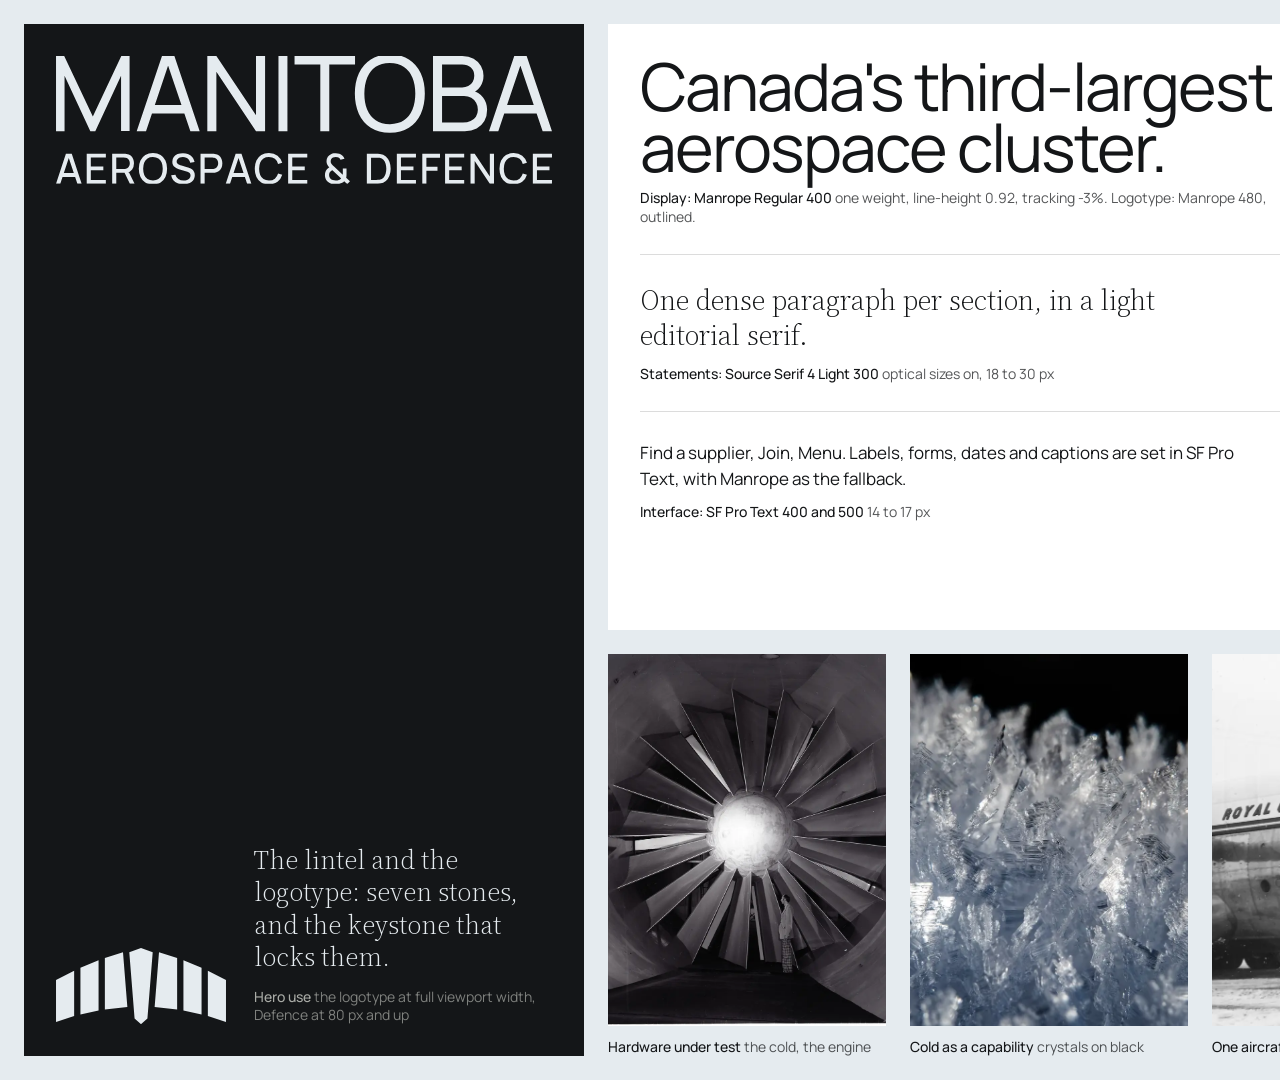
<file: concept-3/brand-sheet.html>
<!doctype html>
<html lang="en-CA"><head><meta charset="utf-8"><meta name="robots" content="noindex">
<title>Brand sheet, Manitoba Aerospace &amp; Defence</title>
<link rel="icon" href="logo/mark.svg" type="image/svg+xml">
<style>
@font-face{font-family:"Manrope";src:url(fonts/Manrope-var.woff2) format("woff2");font-weight:200 800}
@font-face{font-family:"Source Serif 4";src:url(fonts/SourceSerif4-light.woff2) format("woff2");font-weight:300}
:root{--carbon:#141618;--titanium:#A9ABA6;--frost:#E5EBEF;--hot:#DA6F2A;--ui:"SF Pro Text",-apple-system,"Manrope",sans-serif}
*{box-sizing:border-box}
html,body{margin:0}
body{width:1920px;height:1080px;overflow:hidden;background:var(--frost);color:var(--carbon);font:400 15px/1.4 var(--ui);-webkit-font-smoothing:antialiased;
  display:grid;grid-template-columns:560px 1fr 520px;grid-template-rows:auto 1fr;gap:24px;padding:24px}
.lab{font:500 14px/1.3 var(--ui);margin:0}
.lab span{font-weight:400;opacity:.72}
.p{padding:32px;position:relative}
.logo{grid-row:1/span 2;background:var(--carbon);color:var(--frost);display:flex;flex-direction:column;justify-content:space-between}
.logo svg{display:block;width:100%;height:auto}
.logo .s{font:300 26px/1.25 "Source Serif 4",Georgia,serif;margin:0 0 14px}
.type{background:#fff;display:grid;grid-template-rows:auto auto auto;gap:28px;align-content:start}
.type .d{font:400 66px/.92 "Manrope",sans-serif;letter-spacing:-.03em;margin:0 0 12px}
.type .sf{font:300 28px/1.25 "Source Serif 4",Georgia,serif;margin:0 0 12px;max-width:40ch}
.type .ui{font:400 17px/1.5 var(--ui);margin:0 0 12px;max-width:60ch}
.type hr{border:0;border-top:1px solid rgba(20,22,24,.15);margin:0}
.colour{display:grid;grid-template-rows:repeat(4,1fr);gap:0}
.sw{padding:20px 24px;display:flex;justify-content:space-between;align-items:flex-end}
.sw b{font:400 30px/1 "Manrope",sans-serif;letter-spacing:-.02em;display:block;margin-bottom:6px}
.sw p{margin:0;font:400 14px/1.35 var(--ui);max-width:30ch}
.sw code{font:500 14px/1 var(--ui)}
.img{grid-column:2/span 2;display:grid;grid-template-columns:1fr 1fr 1fr 1.25fr;gap:24px}
.img figure{margin:0;display:flex;flex-direction:column;gap:12px;min-height:0}
.img figure img{width:100%;flex:1;min-height:0;height:auto;object-fit:cover}
.comp{background:#fff;display:flex;flex-direction:column;gap:22px}
.pill{font:500 14px/1 var(--ui);border:0;border-radius:999px;padding:12px 18px;background:var(--carbon);color:var(--frost);display:inline-flex}
.field{display:flex;align-items:flex-end;gap:12px;border-bottom:1px solid var(--carbon);padding-bottom:6px}
.field span{flex:1;white-space:nowrap;font:400 32px/1.05 "Manrope",sans-serif;letter-spacing:-.03em;color:#6B7277}
.field i{width:44px;height:44px;border-radius:999px;background:var(--carbon);color:var(--frost);display:grid;place-items:center;font-style:normal;font-size:18px}
.ev{display:grid;grid-template-columns:1fr;gap:8px;border-top:1px solid var(--carbon);border-bottom:1px solid var(--carbon);padding:16px 0;align-items:baseline}
.ev b{font:500 13px/1.3 var(--ui)}
.ev span{font:400 26px/.95 "Manrope",sans-serif;letter-spacing:-.03em}
</style></head><body>
<svg width="0" height="0" style="position:absolute" aria-hidden="true"><symbol id="wm" viewBox="0 0 9500.1 1440.0"><path fill="currentColor" transform="translate(-140.0 0)" d="M140.0 1440V0H296.53466796875L845.06689453125 1159.730224609375L1390.399169921875 0.0H1549.067138671875V1438.933349609375H1385.732421875V378.403076171875L892.000244140625 1440.0H797.06689453125L303.334716796875 378.403076171875V1440.0Z M1685.0 1440 2169.79931640625 0.0H2407.2685546875L2892.06787109375 1440.0H2713.399658203125L2258.46728515625 99.60107421875H2314.73388671875L1863.668212890625 1440.0ZM1914.8671875 1100.533935546875V939.33251953125H2662.0673828125V1100.533935546875Z M3038.0 1440V0H3211.6015625L3970.932861328125 1135.997314453125V0.0H4144.534423828125V1440.0H3970.932861328125L3211.6015625 302.93603515625V1440.0Z M4401.0 1440V0H4572.73486328125V1440.0Z M5202.466064453125 1440.0V163.334716796875H4709.0V0H5867.6669921875V163.334716796875H5374.200927734375V1440.0Z M6534.26708984375 1470.0Q6318.8004150390625 1470.0 6169.233642578125 1374.933349609375Q6019.6668701171875 1279.86669921875 5941.833435058594 1110.86669921875Q5864.0 941.86669921875 5864.0 720Q5864.0 498.13330078125 5941.833435058594 329.13330078125Q6019.6668701171875 160.13330078125 6169.233642578125 65.066650390625Q6318.8004150390625 -30.0 6534.26708984375 -30.0Q6749.7337646484375 -30.0 6899.300537109375 65.066650390625Q7048.8673095703125 160.13330078125 7126.700744628906 329.13330078125Q7204.5341796875 498.13330078125 7204.5341796875 720.0Q7204.5341796875 941.86669921875 7126.700744628906 1110.86669921875Q7048.8673095703125 1279.86669921875 6899.300537109375 1374.933349609375Q6749.7337646484375 1470.0 6534.26708984375 1470.0ZM6534.26708984375 1305.73193359375Q6696.86669921875 1306.665283203125 6805.199768066406 1232.5988159179688Q6913.5328369140625 1158.5323486328125 6967.832702636719 1026.2659912109375Q7022.132568359375 893.9996337890625 7022.132568359375 720.0Q7022.132568359375 546.0003662109375 6967.832702636719 414.40069580078125Q6913.5328369140625 282.801025390625 6805.199768066406 209.001220703125Q6696.86669921875 135.201416015625 6534.26708984375 134.26806640625Q6371.66748046875 133.334716796875 6263.867736816406 207.134521484375Q6156.0679931640625 280.934326171875 6101.768127441406 413.46734619140625Q6047.46826171875 546.0003662109375 6046.401611328125 720.0Q6045.3349609375 893.9996337890625 6099.634826660156 1025.3326416015625Q6153.9346923828125 1156.6656494140625 6262.801086425781 1230.7321166992188Q6371.66748046875 1304.798583984375 6534.26708984375 1305.73193359375Z M7361.0 1440V0H7921.000244140625Q8048.333984375 0.0 8139.6007080078125 52.4334716796875Q8230.867431640625 104.866943359375 8279.667358398438 190.9337158203125Q8328.46728515625 277.00048828125 8328.46728515625 377.333740234375Q8328.46728515625 494.6004638671875 8267.834045410156 582.8670043945312Q8207.200805664062 671.133544921875 8105.267578125 704.533447265625L8103.13427734375 655.60009765625Q8242.40087890625 693.199951171875 8320.034057617188 792.5999145507812Q8397.667236328125 891.9998779296875 8397.667236328125 1029.599609375Q8397.667236328125 1155.399658203125 8345.633972167969 1247.2664184570312Q8293.600708007812 1339.1331787109375 8197.400695800781 1389.5665893554688Q8101.20068359375 1440.0 7970.200439453125 1440.0ZM7534.6015625 1275.73193359375H7935.800537109375Q8016.9334716796875 1275.73193359375 8081.533142089844 1246.0986938476562Q8146.1328125 1216.4654541015625 8183.4326171875 1161.4323120117188Q8220.732421875 1106.399169921875 8220.732421875 1029.199462890625Q8220.732421875 955.2664794921875 8187.199279785156 895.8001098632812Q8153.6661376953125 836.333740234375 8094.0997314453125 801.1005859375Q8034.5333251953125 765.867431640625 7957.133544921875 765.867431640625H7534.6015625ZM7534.6015625 603.599365234375H7919.133544921875Q7983.7999267578125 603.599365234375 8036.599670410156 575.3328857421875Q8089.3994140625 547.06640625 8120.5325927734375 496.23333740234375Q8151.665771484375 445.4002685546875 8151.665771484375 376.933837890625Q8151.665771484375 282.13427734375 8086.932800292969 222.201171875Q8022.1998291015625 162.26806640625 7919.133544921875 162.26806640625H7534.6015625Z M8433.0 1440 8917.79931640625 0.0H9155.2685546875L9640.06787109375 1440.0H9461.399658203125L9006.46728515625 99.60107421875H9062.73388671875L8611.668212890625 1440.0ZM8662.8671875 1100.533935546875V939.33251953125H9410.0673828125V1100.533935546875Z"/></symbol><symbol id="lockup" viewBox="0 0 15610.5 2448.0"><g fill="currentColor" color="currentColor"><g transform="scale(4.04628)"><path fill="currentColor" d="M675.0 0.0L768.0 33.8L726.0 560.0L675.0 605.0L624.0 560.0L582.0 33.8ZM818.0 33.8L962.0 78.7L962.0 487.9L783.3 469.1ZM532.0 33.8L388.0 78.7L388.0 487.9L566.7 469.1ZM1012.0 96.9L1156.0 156.8L1156.0 527.5L1012.0 496.2ZM338.0 96.9L194.0 156.8L194.0 527.5L338.0 496.2ZM1206.0 180.1L1350.0 254.8L1350.0 587.2L1206.0 541.0ZM144.0 180.1L0.0 254.8L0.0 587.2L144.0 541.0Z"/></g><g transform="translate(6110.5 0)"><path transform="translate(-140.0 0)" d="M140.0 1440V0H296.53466796875L845.06689453125 1159.730224609375L1390.399169921875 0.0H1549.067138671875V1438.933349609375H1385.732421875V378.403076171875L892.000244140625 1440.0H797.06689453125L303.334716796875 378.403076171875V1440.0Z M1685.0 1440 2169.79931640625 0.0H2407.2685546875L2892.06787109375 1440.0H2713.399658203125L2258.46728515625 99.60107421875H2314.73388671875L1863.668212890625 1440.0ZM1914.8671875 1100.533935546875V939.33251953125H2662.0673828125V1100.533935546875Z M3038.0 1440V0H3211.6015625L3970.932861328125 1135.997314453125V0.0H4144.534423828125V1440.0H3970.932861328125L3211.6015625 302.93603515625V1440.0Z M4401.0 1440V0H4572.73486328125V1440.0Z M5202.466064453125 1440.0V163.334716796875H4709.0V0H5867.6669921875V163.334716796875H5374.200927734375V1440.0Z M6534.26708984375 1470.0Q6318.8004150390625 1470.0 6169.233642578125 1374.933349609375Q6019.6668701171875 1279.86669921875 5941.833435058594 1110.86669921875Q5864.0 941.86669921875 5864.0 720Q5864.0 498.13330078125 5941.833435058594 329.13330078125Q6019.6668701171875 160.13330078125 6169.233642578125 65.066650390625Q6318.8004150390625 -30.0 6534.26708984375 -30.0Q6749.7337646484375 -30.0 6899.300537109375 65.066650390625Q7048.8673095703125 160.13330078125 7126.700744628906 329.13330078125Q7204.5341796875 498.13330078125 7204.5341796875 720.0Q7204.5341796875 941.86669921875 7126.700744628906 1110.86669921875Q7048.8673095703125 1279.86669921875 6899.300537109375 1374.933349609375Q6749.7337646484375 1470.0 6534.26708984375 1470.0ZM6534.26708984375 1305.73193359375Q6696.86669921875 1306.665283203125 6805.199768066406 1232.5988159179688Q6913.5328369140625 1158.5323486328125 6967.832702636719 1026.2659912109375Q7022.132568359375 893.9996337890625 7022.132568359375 720.0Q7022.132568359375 546.0003662109375 6967.832702636719 414.40069580078125Q6913.5328369140625 282.801025390625 6805.199768066406 209.001220703125Q6696.86669921875 135.201416015625 6534.26708984375 134.26806640625Q6371.66748046875 133.334716796875 6263.867736816406 207.134521484375Q6156.0679931640625 280.934326171875 6101.768127441406 413.46734619140625Q6047.46826171875 546.0003662109375 6046.401611328125 720.0Q6045.3349609375 893.9996337890625 6099.634826660156 1025.3326416015625Q6153.9346923828125 1156.6656494140625 6262.801086425781 1230.7321166992188Q6371.66748046875 1304.798583984375 6534.26708984375 1305.73193359375Z M7361.0 1440V0H7921.000244140625Q8048.333984375 0.0 8139.6007080078125 52.4334716796875Q8230.867431640625 104.866943359375 8279.667358398438 190.9337158203125Q8328.46728515625 277.00048828125 8328.46728515625 377.333740234375Q8328.46728515625 494.6004638671875 8267.834045410156 582.8670043945312Q8207.200805664062 671.133544921875 8105.267578125 704.533447265625L8103.13427734375 655.60009765625Q8242.40087890625 693.199951171875 8320.034057617188 792.5999145507812Q8397.667236328125 891.9998779296875 8397.667236328125 1029.599609375Q8397.667236328125 1155.399658203125 8345.633972167969 1247.2664184570312Q8293.600708007812 1339.1331787109375 8197.400695800781 1389.5665893554688Q8101.20068359375 1440.0 7970.200439453125 1440.0ZM7534.6015625 1275.73193359375H7935.800537109375Q8016.9334716796875 1275.73193359375 8081.533142089844 1246.0986938476562Q8146.1328125 1216.4654541015625 8183.4326171875 1161.4323120117188Q8220.732421875 1106.399169921875 8220.732421875 1029.199462890625Q8220.732421875 955.2664794921875 8187.199279785156 895.8001098632812Q8153.6661376953125 836.333740234375 8094.0997314453125 801.1005859375Q8034.5333251953125 765.867431640625 7957.133544921875 765.867431640625H7534.6015625ZM7534.6015625 603.599365234375H7919.133544921875Q7983.7999267578125 603.599365234375 8036.599670410156 575.3328857421875Q8089.3994140625 547.06640625 8120.5325927734375 496.23333740234375Q8151.665771484375 445.4002685546875 8151.665771484375 376.933837890625Q8151.665771484375 282.13427734375 8086.932800292969 222.201171875Q8022.1998291015625 162.26806640625 7919.133544921875 162.26806640625H7534.6015625Z M8433.0 1440 8917.79931640625 0.0H9155.2685546875L9640.06787109375 1440.0H9461.399658203125L9006.46728515625 99.60107421875H9062.73388671875L8611.668212890625 1440.0ZM8662.8671875 1100.533935546875V939.33251953125H9410.0673828125V1100.533935546875Z"/><path transform="translate(-16.0 1872.0) scale(0.40000)" d="M40.0 1440 513.60205078125 0.0H793.1943359375L1266.79638671875 1440.0H1062.801025390625L623.59814453125 117.19677734375H678.79833984375L243.995361328125 1440.0ZM278.3984375 1110.398193359375V926.00244140625H1028.7978515625V1110.398193359375Z M1509.8428412543403 1440V0H2425.8413764105903V185.995849609375H1706.6382514105903V608.40283203125H2305.8413764105903V794.398681640625H1706.6382514105903V1254.004150390625H2425.8413764105903V1440.0Z M2728.6856825086807 1440V0H3305.4837782118057Q3326.4837782118057 0.0 3356.583448621962 1.5Q3386.683119032118 3.0 3414.2830946180557 8.0Q3533.282484266493 26.39990234375 3613.382337782118 89.19976806640625Q3693.482191297743 151.9996337890625 3733.4822523328994 247.2994384765625Q3773.4823133680557 342.5992431640625 3773.4823133680557 458.39892578125Q3773.4823133680557 628.5982666015625 3685.8824598524307 752.0979614257812Q3598.2826063368057 875.59765625 3425.4837782118057 906.397705078125L3347.0863172743057 916.7978515625H2925.4810926649307V1440.0ZM3576.6878797743057 1440.0 3292.6878797743057 854.0 3489.4828016493057 800.0 3801.4828016493057 1440.0ZM2925.4810926649307 730.802001953125H3298.2840711805557Q3317.6839735243057 730.802001953125 3342.083936903212 728.802001953125Q3366.483900282118 726.802001953125 3388.6839735243057 721.60205078125Q3454.8846571180557 706.2020263671875 3495.485304090712 664.9016723632812Q3536.085951063368 623.601318359375 3554.586378309462 568.900634765625Q3573.0868055555557 514.199951171875 3573.0868055555557 458.39892578125Q3573.0868055555557 402.597900390625 3554.586378309462 347.897216796875Q3536.085951063368 293.196533203125 3495.485304090712 251.89617919921875Q3454.8846571180557 210.5958251953125 3388.6839735243057 195.19580078125Q3366.483900282118 189.5958251953125 3342.083936903212 187.79583740234375Q3317.6839735243057 185.995849609375 3298.2840711805557 185.995849609375H2925.4810926649307Z M4681.727254231771 1470.0Q4466.127278645834 1470.0 4314.827596028646 1375.199951171875Q4163.527913411459 1280.39990234375 4084.02821858724 1111.39990234375Q4004.528523763021 942.39990234375 4004.528523763021 720Q4004.528523763021 497.60009765625 4084.02821858724 328.60009765625Q4163.527913411459 159.60009765625 4314.827596028646 64.800048828125Q4466.127278645834 -30.0 4681.727254231771 -30.0Q4897.327229817709 -30.0 5048.626912434896 64.800048828125Q5199.926595052084 159.60009765625 5279.426289876303 328.60009765625Q5358.925984700521 497.60009765625 5358.925984700521 720.0Q5358.925984700521 942.39990234375 5279.426289876303 1111.39990234375Q5199.926595052084 1280.39990234375 5048.626912434896 1375.199951171875Q4897.327229817709 1470.0 4681.727254231771 1470.0ZM4681.727254231771 1282.80419921875Q4837.928426106771 1284.004150390625 4941.929219563803 1213.2035522460938Q5045.930013020834 1142.4029541015625 5098.030415852865 1015.2020263671875Q5150.130818684896 888.0010986328125 5150.130818684896 720.0Q5150.130818684896 551.9989013671875 5098.030415852865 425.79791259765625Q5045.930013020834 299.596923828125 4941.929219563803 228.996337890625Q4837.928426106771 158.395751953125 4681.727254231771 157.19580078125Q4525.526082356771 155.995849609375 4421.925313313803 226.596435546875Q4318.324544270834 297.197021484375 4266.224141438803 424.59796142578125Q4214.123738606771 551.9989013671875 4213.323689778646 720.0Q4212.523640950521 888.0010986328125 4264.624043782553 1014.0020751953125Q4316.724446614584 1140.0030517578125 4421.125264485678 1210.8036499023438Q4525.526082356771 1281.604248046875 4681.727254231771 1282.80419921875Z M6138.969753689236 1470.0Q5984.570095486111 1470.0 5860.870388454861 1417.1002197265625Q5737.170681423611 1364.200439453125 5657.070827907986 1266.1008911132812Q5576.970974392361 1168.0013427734375 5553.370876736111 1032.802001953125L5757.365993923611 1001.20263671875Q5790.966213650174 1134.80322265625 5898.167019314236 1209.4036865234375Q6005.367824978299 1284.004150390625 6149.769314236111 1284.004150390625Q6240.370754665799 1284.004150390625 6315.771511501736 1255.4036865234375Q6391.172268337674 1226.80322265625 6436.272549099393 1173.2024536132812Q6481.372829861111 1119.6016845703125 6481.372829861111 1044.80078125Q6481.372829861111 1002.3995361328125 6466.67232937283 970.4988403320312Q6451.971828884549 938.59814453125 6426.371181911893 915.5978393554688Q6400.770534939236 892.5975341796875 6366.270107693143 875.7974853515625Q6331.769680447049 858.9974365234375 6292.569851345486 847.197509765625L5924.170193142361 737.99755859375Q5867.769314236111 721.5972900390625 5811.869289822049 695.197021484375Q5755.969265407986 668.7967529296875 5710.369656032986 627.396728515625Q5664.770046657986 585.9967041015625 5637.070461697049 525.4971313476562Q5609.370876736111 464.99755859375 5609.370876736111 380.398681640625Q5609.370876736111 249.3995361328125 5676.970547146268 157.59979248046875Q5744.570217556424 65.800048828125 5860.169826931424 18.20001220703125Q5975.769436306424 -29.4000244140625 6120.169216579861 -28.800048828125Q6265.969021267361 -27.60009765625 6380.968899197049 22.5999755859375Q6495.968777126736 72.800048828125 6571.968594021268 166.7000732421875Q6647.968410915799 260.60009765625 6676.167995876736 392.39990234375L6466.173122829861 428.799072265625Q6450.973171657986 344.7982177734375 6401.172756618924 284.19744873046875Q6351.372341579861 223.5966796875 6277.671474880643 190.9962158203125Q6203.970608181424 158.395751953125 6117.769314236111 157.19580078125Q6034.168117947049 155.995849609375 5966.067409939236 183.29632568359375Q5897.966701931424 210.5968017578125 5857.466396755643 259.197509765625Q5816.966091579861 307.7982177734375 5816.966091579861 371.198974609375Q5816.966091579861 433.7999267578125 5852.966518825955 472.1004638671875Q5888.966946072049 510.4010009765625 5942.167507595486 532.6012573242188Q5995.368069118924 554.801513671875 6047.368435329861 569.20166015625L6316.569607204861 646.002197265625Q6365.369167751736 659.402099609375 6428.168850368924 682.7020263671875Q6490.968532986111 706.001953125 6549.868313259549 748.1018676757812Q6608.768093532986 790.2017822265625 6647.267971462674 859.0016479492188Q6685.767849392361 927.801513671875 6685.767849392361 1032.80126953125Q6685.767849392361 1139.6007080078125 6642.668178982205 1221.5004272460938Q6599.568508572049 1303.400146484375 6523.968899197049 1358.5000610351562Q6448.369289822049 1413.5999755859375 6349.469570583768 1441.7999877929688Q6250.569851345486 1470.0 6138.969753689236 1470.0Z M6960.214206271701 1440V0H7537.012301974826Q7558.012301974826 0.0 7588.111972384982 1.5Q7618.211642795139 3.0 7645.811618381076 8.0Q7764.811008029514 26.39990234375 7844.910861545139 89.19976806640625Q7925.010715060764 151.9996337890625 7965.01077609592 247.2994384765625Q8005.010837131076 342.5992431640625 8005.010837131076 458.39892578125Q8005.010837131076 574.1986083984375 7964.710788302951 669.4984130859375Q7924.410739474826 764.7982177734375 7844.310885959201 827.5980834960938Q7764.211032443576 890.39794921875 7645.811618381076 908.7978515625Q7618.211642795139 912.7978515625 7587.811984592014 914.7978515625Q7557.412326388889 916.7978515625 7537.012301974826 916.7978515625H7157.009616427951V1440.0ZM7157.009616427951 730.802001953125H7529.812594943576Q7549.212497287326 730.802001953125 7573.612460666232 728.802001953125Q7598.012424045139 726.802001953125 7620.212497287326 721.60205078125Q7686.413180881076 706.2020263671875 7727.013827853732 664.9016723632812Q7767.614474826389 623.601318359375 7786.114902072482 568.900634765625Q7804.615329318576 514.199951171875 7804.615329318576 458.39892578125Q7804.615329318576 402.597900390625 7786.114902072482 347.897216796875Q7767.614474826389 293.196533203125 7727.013827853732 251.89617919921875Q7686.413180881076 210.5958251953125 7620.212497287326 195.19580078125Q7598.012424045139 189.5958251953125 7573.612460666232 187.79583740234375Q7549.212497287326 185.995849609375 7529.812594943576 185.995849609375H7157.009616427951Z M8168.057047526041 1440 8641.659098307291 0.0H8921.251383463541L9394.853434244791 1440.0H9190.858072916666L8751.655192057291 117.19677734375H8806.855387369791L8372.052408854166 1440.0ZM8406.455485026041 1110.398193359375V926.00244140625H9156.854899088541V1110.398193359375Z M10235.098619249131 1470.0Q10019.498643663193 1470.0 9868.198961046006 1375.199951171875Q9716.899278428818 1280.39990234375 9637.3995836046 1111.39990234375Q9557.899888780381 942.39990234375 9557.899888780381 720Q9557.899888780381 497.60009765625 9637.3995836046 328.60009765625Q9716.899278428818 159.60009765625 9868.198961046006 64.800048828125Q10019.498643663193 -30.0 10235.098619249131 -30.0Q10484.698716905381 -30.0 10647.398362901475 96.40020751953125Q10810.098008897568 222.8004150390625 10873.097642686631 436.400634765625L10673.502183702256 489.999267578125Q10630.301988389756 334.997802734375 10520.701097276475 246.0968017578125Q10411.100206163193 157.19580078125 10235.098619249131 157.19580078125Q10078.897447374131 157.19580078125 9974.996690538193 227.79638671875Q9871.095933702256 298.39697265625 9818.695543077256 425.19793701171875Q9766.295152452256 551.9989013671875 9765.495103624131 720.0Q9764.695054796006 888.0010986328125 9817.095445421006 1014.60205078125Q9869.495836046006 1141.2030029296875 9974.196641710068 1212.0036010742188Q10078.897447374131 1282.80419921875 10235.098619249131 1282.80419921875Q10411.100206163193 1282.80419921875 10520.701097276475 1193.4031982421875Q10630.301988389756 1104.002197265625 10673.502183702256 950.000732421875L10873.097642686631 1003.599365234375Q10810.098008897568 1217.1995849609375 10647.398362901475 1343.5997924804688Q10484.698716905381 1470.0 10235.098619249131 1470.0Z M11155.74273003472 1440V0H12071.74126519097V185.995849609375H11352.53814019097V608.40283203125H11951.74126519097V794.398681640625H11352.53814019097V1254.004150390625H12071.74126519097V1440.0Z M13428.22772894965 1470.0Q13307.827704535588 1470.0 13203.22791205512 1434.800048828125Q13098.62811957465 1399.60009765625 13028.2282172309 1324.000244140625Q12973.028388129338 1263.4005126953125 12946.72840033637 1190.400634765625Q12920.4284125434 1117.4007568359375 12917.4284125434 1034.801025390625Q12917.028388129338 954.8013916015625 12940.62830268012 878.5015258789062Q12964.2282172309 802.20166015625 13014.62811957465 742.8017578125Q13038.828559027776 713.201171875 13068.429206000432 692.1008911132812Q13098.029852973088 671.0006103515625 13128.6305609809 654.800537109375Q13062.229804144963 583.199951171875 13027.829352484807 519.0997314453125Q12993.42890082465 454.99951171875 12993.42890082465 365.598876953125Q12993.42890082465 246.1995849609375 13055.928351508244 149.79998779296875Q13118.427802191838 53.400390625 13227.42694769965 9.600341796875Q13278.42694769965 -11.599853515625 13331.427008734807 -19.5999755859375Q13384.427069769963 -27.60009765625 13435.427191840276 -27.60009765625Q13523.626532660588 -27.60009765625 13606.426093207463 -2.10040283203125Q13689.225653754338 23.3992919921875 13747.82538519965 79.99853515625Q13785.625311957463 113.59814453125 13812.525397406682 156.79779052734375Q13839.4254828559 199.9974365234375 13853.825629340276 245.59716796875L13660.630316840276 292.396728515625Q13643.0299750434 243.1962890625 13601.82929144965 209.196044921875Q13567.828925238713 179.7960205078125 13523.02851019965 169.09588623046875Q13478.228095160588 158.395751953125 13433.827582465276 158.395751953125Q13360.02655707465 158.395751953125 13301.02558051215 186.396240234375Q13247.225043402776 212.5965576171875 13220.524726019963 257.99725341796875Q13193.82440863715 303.39794921875 13193.82440863715 366.398681640625Q13193.82440863715 421.5992431640625 13213.024481879338 455.99969482421875Q13232.224555121526 490.400146484375 13265.0250922309 528.40087890625Q13284.825263129338 550.0010986328125 13311.325324164494 574.2011108398438Q13337.82538519965 598.401123046875 13365.82538519965 624.401123046875L13771.0299750434 1000.805419921875Q13773.430121527776 977.405029296875 13774.2301703559 952.2048950195312Q13775.030219184026 927.0047607421875 13775.030219184026 903.6044921875L13774.2301703559 711.602783203125H13951.826605902776V953.600830078125Q13951.826605902776 1019.60205078125 13947.626471625432 1069.9020385742188Q13943.426337348088 1120.2020263671875 13934.2262641059 1152.802001953125L14115.826605902776 1320.40234375L13988.229437934026 1456.79931640625L13840.228461371526 1316.3984375Q13797.229315863713 1361.7982177734375 13741.329840766057 1393.7984008789062Q13685.4303656684 1425.798583984375 13629.0309516059 1441.598876953125Q13579.430487738713 1458.3995361328125 13529.42957221137 1464.1997680664062Q13479.428656684026 1470.0 13428.22772894965 1470.0ZM13433.82733832465 1281.604248046875Q13477.228583441838 1281.604248046875 13513.429511176213 1276.6040649414062Q13549.630438910588 1271.6038818359375 13583.031195746526 1256.80322265625Q13627.431952582463 1237.6024169921875 13653.731940375432 1218.3019409179688Q13680.0319281684 1199.00146484375 13697.8317328559 1181.601318359375L13276.227484809026 795.197509765625Q13242.826727973088 806.59765625 13214.325995551213 825.197998046875Q13185.825263129338 843.79833984375 13165.424750434026 868.39892578125Q13141.424262152776 898.7994384765625 13129.424079047307 938.8001098632812Q13117.423895941838 978.80078125 13117.8239203559 1024.4013671875Q13118.623969184026 1074.2017822265625 13134.124091254338 1114.90234375Q13149.62421332465 1155.6029052734375 13176.6247016059 1187.603271484375Q13218.025214301213 1237.2037353515625 13290.825812445744 1259.4039916992188Q13363.626410590276 1281.604248046875 13433.82733832465 1281.604248046875Z M14924.11409505208 1440V0H15372.51302083333Q15393.113240559893 0.0 15447.713338216143 1.0Q15502.313435872393 2.0 15552.51350911458 8.800048828125Q15720.513142903643 30.60009765625 15834.912740071612 130.2000732421875Q15949.31233723958 229.800048828125 16007.51204427083 383.20001220703125Q16065.71175130208 536.5999755859375 16065.71175130208 720.0Q16065.71175130208 903.800048828125 16007.51204427083 1057.2000122070312Q15949.31233723958 1210.5999755859375 15834.912740071612 1309.9999389648438Q15720.513142903643 1409.39990234375 15552.51350911458 1431.199951171875Q15502.713460286455 1437.5999755859375 15447.513326009112 1438.7999877929688Q15392.313191731768 1440.0 15372.51302083333 1440.0ZM15125.709554036455 1252.80419921875H15372.51302083333Q15407.913533528643 1252.80419921875 15454.913594563799 1250.7041625976562Q15501.913655598955 1248.6041259765625 15537.313557942705 1242.004150390625Q15650.514729817705 1221.0040283203125 15720.815388997393 1145.4036254882812Q15791.11604817708 1069.80322265625 15824.016316731768 958.6023559570312Q15856.916585286455 847.4014892578125 15856.916585286455 720.0Q15856.916585286455 589.5986328125 15823.41634114583 478.39776611328125Q15789.916097005205 367.1968994140625 15719.315450032549 292.79644775390625Q15648.714803059893 218.39599609375 15537.313557942705 197.995849609375Q15501.913655598955 190.7958984375 15454.313557942705 188.995849609375Q15406.713460286455 187.19580078125 15372.51302083333 187.19580078125H15125.709554036455Z M16360.95693630642 1440V0H17276.955471462672V185.995849609375H16557.752346462672V608.40283203125H17156.955471462672V794.398681640625H16557.752346462672V1254.004150390625H17276.955471462672V1440.0Z M17579.799777560762 1440V0H18427.797824435762V196.79541015625H17776.595187717012V621.602294921875H18307.797824435762V818.397705078125H17776.595187717012V1440.0Z M18670.6426188151 1440V0H19586.64115397135V185.995849609375H18867.43802897135V608.40283203125H19466.64115397135V794.398681640625H18867.43802897135V1254.004150390625H19586.64115397135V1440.0Z M19889.48546006944 1440V0H20088.68077256944L20814.686876085067 1092.008056640625V0.0H21013.882188585067V1440.0H20814.686876085067L20088.68077256944 347.19189453125V1440.0Z M21953.52703179253 1470.0Q21737.927056206594 1470.0 21586.627373589406 1375.199951171875Q21435.32769097222 1280.39990234375 21355.827996148 1111.39990234375Q21276.32830132378 942.39990234375 21276.32830132378 720Q21276.32830132378 497.60009765625 21355.827996148 328.60009765625Q21435.32769097222 159.60009765625 21586.627373589406 64.800048828125Q21737.927056206594 -30.0 21953.52703179253 -30.0Q22203.12712944878 -30.0 22365.826775444875 96.40020751953125Q22528.52642144097 222.8004150390625 22591.52605523003 436.400634765625L22391.930596245656 489.999267578125Q22348.730400933156 334.997802734375 22239.129509819875 246.0968017578125Q22129.528618706594 157.19580078125 21953.52703179253 157.19580078125Q21797.32585991753 157.19580078125 21693.425103081594 227.79638671875Q21589.524346245656 298.39697265625 21537.123955620656 425.19793701171875Q21484.723564995656 551.9989013671875 21483.92351616753 720.0Q21483.123467339406 888.0010986328125 21535.523857964406 1014.60205078125Q21587.924248589406 1141.2030029296875 21692.62505425347 1212.0036010742188Q21797.32585991753 1282.80419921875 21953.52703179253 1282.80419921875Q22129.528618706594 1282.80419921875 22239.129509819875 1193.4031982421875Q22348.730400933156 1104.002197265625 22391.930596245656 950.000732421875L22591.52605523003 1003.599365234375Q22528.52642144097 1217.1995849609375 22365.826775444875 1343.5997924804688Q22203.12712944878 1470.0 21953.52703179253 1470.0Z M22874.17114257812 1440V0H23790.16967773437V185.995849609375H23070.96655273437V608.40283203125H23670.16967773437V794.398681640625H23070.96655273437V1254.004150390625H23790.16967773437V1440.0Z"/></g></g></symbol><symbol id="stacked" viewBox="0 0 9500.1 5270.4"><g fill="currentColor" color="currentColor"><g transform="translate(2565.0 0) scale(3.23706)"><path fill="currentColor" d="M675.0 0.0L768.0 33.8L726.0 560.0L675.0 605.0L624.0 560.0L582.0 33.8ZM818.0 33.8L962.0 78.7L962.0 487.9L783.3 469.1ZM532.0 33.8L388.0 78.7L388.0 487.9L566.7 469.1ZM1012.0 96.9L1156.0 156.8L1156.0 527.5L1012.0 496.2ZM338.0 96.9L194.0 156.8L194.0 527.5L338.0 496.2ZM1206.0 180.1L1350.0 254.8L1350.0 587.2L1206.0 541.0ZM144.0 180.1L0.0 254.8L0.0 587.2L144.0 541.0Z"/></g><g transform="translate(0 2822.4)"><path transform="translate(-140.0 0)" d="M140.0 1440V0H296.53466796875L845.06689453125 1159.730224609375L1390.399169921875 0.0H1549.067138671875V1438.933349609375H1385.732421875V378.403076171875L892.000244140625 1440.0H797.06689453125L303.334716796875 378.403076171875V1440.0Z M1685.0 1440 2169.79931640625 0.0H2407.2685546875L2892.06787109375 1440.0H2713.399658203125L2258.46728515625 99.60107421875H2314.73388671875L1863.668212890625 1440.0ZM1914.8671875 1100.533935546875V939.33251953125H2662.0673828125V1100.533935546875Z M3038.0 1440V0H3211.6015625L3970.932861328125 1135.997314453125V0.0H4144.534423828125V1440.0H3970.932861328125L3211.6015625 302.93603515625V1440.0Z M4401.0 1440V0H4572.73486328125V1440.0Z M5202.466064453125 1440.0V163.334716796875H4709.0V0H5867.6669921875V163.334716796875H5374.200927734375V1440.0Z M6534.26708984375 1470.0Q6318.8004150390625 1470.0 6169.233642578125 1374.933349609375Q6019.6668701171875 1279.86669921875 5941.833435058594 1110.86669921875Q5864.0 941.86669921875 5864.0 720Q5864.0 498.13330078125 5941.833435058594 329.13330078125Q6019.6668701171875 160.13330078125 6169.233642578125 65.066650390625Q6318.8004150390625 -30.0 6534.26708984375 -30.0Q6749.7337646484375 -30.0 6899.300537109375 65.066650390625Q7048.8673095703125 160.13330078125 7126.700744628906 329.13330078125Q7204.5341796875 498.13330078125 7204.5341796875 720.0Q7204.5341796875 941.86669921875 7126.700744628906 1110.86669921875Q7048.8673095703125 1279.86669921875 6899.300537109375 1374.933349609375Q6749.7337646484375 1470.0 6534.26708984375 1470.0ZM6534.26708984375 1305.73193359375Q6696.86669921875 1306.665283203125 6805.199768066406 1232.5988159179688Q6913.5328369140625 1158.5323486328125 6967.832702636719 1026.2659912109375Q7022.132568359375 893.9996337890625 7022.132568359375 720.0Q7022.132568359375 546.0003662109375 6967.832702636719 414.40069580078125Q6913.5328369140625 282.801025390625 6805.199768066406 209.001220703125Q6696.86669921875 135.201416015625 6534.26708984375 134.26806640625Q6371.66748046875 133.334716796875 6263.867736816406 207.134521484375Q6156.0679931640625 280.934326171875 6101.768127441406 413.46734619140625Q6047.46826171875 546.0003662109375 6046.401611328125 720.0Q6045.3349609375 893.9996337890625 6099.634826660156 1025.3326416015625Q6153.9346923828125 1156.6656494140625 6262.801086425781 1230.7321166992188Q6371.66748046875 1304.798583984375 6534.26708984375 1305.73193359375Z M7361.0 1440V0H7921.000244140625Q8048.333984375 0.0 8139.6007080078125 52.4334716796875Q8230.867431640625 104.866943359375 8279.667358398438 190.9337158203125Q8328.46728515625 277.00048828125 8328.46728515625 377.333740234375Q8328.46728515625 494.6004638671875 8267.834045410156 582.8670043945312Q8207.200805664062 671.133544921875 8105.267578125 704.533447265625L8103.13427734375 655.60009765625Q8242.40087890625 693.199951171875 8320.034057617188 792.5999145507812Q8397.667236328125 891.9998779296875 8397.667236328125 1029.599609375Q8397.667236328125 1155.399658203125 8345.633972167969 1247.2664184570312Q8293.600708007812 1339.1331787109375 8197.400695800781 1389.5665893554688Q8101.20068359375 1440.0 7970.200439453125 1440.0ZM7534.6015625 1275.73193359375H7935.800537109375Q8016.9334716796875 1275.73193359375 8081.533142089844 1246.0986938476562Q8146.1328125 1216.4654541015625 8183.4326171875 1161.4323120117188Q8220.732421875 1106.399169921875 8220.732421875 1029.199462890625Q8220.732421875 955.2664794921875 8187.199279785156 895.8001098632812Q8153.6661376953125 836.333740234375 8094.0997314453125 801.1005859375Q8034.5333251953125 765.867431640625 7957.133544921875 765.867431640625H7534.6015625ZM7534.6015625 603.599365234375H7919.133544921875Q7983.7999267578125 603.599365234375 8036.599670410156 575.3328857421875Q8089.3994140625 547.06640625 8120.5325927734375 496.23333740234375Q8151.665771484375 445.4002685546875 8151.665771484375 376.933837890625Q8151.665771484375 282.13427734375 8086.932800292969 222.201171875Q8022.1998291015625 162.26806640625 7919.133544921875 162.26806640625H7534.6015625Z M8433.0 1440 8917.79931640625 0.0H9155.2685546875L9640.06787109375 1440.0H9461.399658203125L9006.46728515625 99.60107421875H9062.73388671875L8611.668212890625 1440.0ZM8662.8671875 1100.533935546875V939.33251953125H9410.0673828125V1100.533935546875Z"/><path transform="translate(-16.0 1872.0) scale(0.40000)" d="M40.0 1440 513.60205078125 0.0H793.1943359375L1266.79638671875 1440.0H1062.801025390625L623.59814453125 117.19677734375H678.79833984375L243.995361328125 1440.0ZM278.3984375 1110.398193359375V926.00244140625H1028.7978515625V1110.398193359375Z M1509.8428412543403 1440V0H2425.8413764105903V185.995849609375H1706.6382514105903V608.40283203125H2305.8413764105903V794.398681640625H1706.6382514105903V1254.004150390625H2425.8413764105903V1440.0Z M2728.6856825086807 1440V0H3305.4837782118057Q3326.4837782118057 0.0 3356.583448621962 1.5Q3386.683119032118 3.0 3414.2830946180557 8.0Q3533.282484266493 26.39990234375 3613.382337782118 89.19976806640625Q3693.482191297743 151.9996337890625 3733.4822523328994 247.2994384765625Q3773.4823133680557 342.5992431640625 3773.4823133680557 458.39892578125Q3773.4823133680557 628.5982666015625 3685.8824598524307 752.0979614257812Q3598.2826063368057 875.59765625 3425.4837782118057 906.397705078125L3347.0863172743057 916.7978515625H2925.4810926649307V1440.0ZM3576.6878797743057 1440.0 3292.6878797743057 854.0 3489.4828016493057 800.0 3801.4828016493057 1440.0ZM2925.4810926649307 730.802001953125H3298.2840711805557Q3317.6839735243057 730.802001953125 3342.083936903212 728.802001953125Q3366.483900282118 726.802001953125 3388.6839735243057 721.60205078125Q3454.8846571180557 706.2020263671875 3495.485304090712 664.9016723632812Q3536.085951063368 623.601318359375 3554.586378309462 568.900634765625Q3573.0868055555557 514.199951171875 3573.0868055555557 458.39892578125Q3573.0868055555557 402.597900390625 3554.586378309462 347.897216796875Q3536.085951063368 293.196533203125 3495.485304090712 251.89617919921875Q3454.8846571180557 210.5958251953125 3388.6839735243057 195.19580078125Q3366.483900282118 189.5958251953125 3342.083936903212 187.79583740234375Q3317.6839735243057 185.995849609375 3298.2840711805557 185.995849609375H2925.4810926649307Z M4681.727254231771 1470.0Q4466.127278645834 1470.0 4314.827596028646 1375.199951171875Q4163.527913411459 1280.39990234375 4084.02821858724 1111.39990234375Q4004.528523763021 942.39990234375 4004.528523763021 720Q4004.528523763021 497.60009765625 4084.02821858724 328.60009765625Q4163.527913411459 159.60009765625 4314.827596028646 64.800048828125Q4466.127278645834 -30.0 4681.727254231771 -30.0Q4897.327229817709 -30.0 5048.626912434896 64.800048828125Q5199.926595052084 159.60009765625 5279.426289876303 328.60009765625Q5358.925984700521 497.60009765625 5358.925984700521 720.0Q5358.925984700521 942.39990234375 5279.426289876303 1111.39990234375Q5199.926595052084 1280.39990234375 5048.626912434896 1375.199951171875Q4897.327229817709 1470.0 4681.727254231771 1470.0ZM4681.727254231771 1282.80419921875Q4837.928426106771 1284.004150390625 4941.929219563803 1213.2035522460938Q5045.930013020834 1142.4029541015625 5098.030415852865 1015.2020263671875Q5150.130818684896 888.0010986328125 5150.130818684896 720.0Q5150.130818684896 551.9989013671875 5098.030415852865 425.79791259765625Q5045.930013020834 299.596923828125 4941.929219563803 228.996337890625Q4837.928426106771 158.395751953125 4681.727254231771 157.19580078125Q4525.526082356771 155.995849609375 4421.925313313803 226.596435546875Q4318.324544270834 297.197021484375 4266.224141438803 424.59796142578125Q4214.123738606771 551.9989013671875 4213.323689778646 720.0Q4212.523640950521 888.0010986328125 4264.624043782553 1014.0020751953125Q4316.724446614584 1140.0030517578125 4421.125264485678 1210.8036499023438Q4525.526082356771 1281.604248046875 4681.727254231771 1282.80419921875Z M6138.969753689236 1470.0Q5984.570095486111 1470.0 5860.870388454861 1417.1002197265625Q5737.170681423611 1364.200439453125 5657.070827907986 1266.1008911132812Q5576.970974392361 1168.0013427734375 5553.370876736111 1032.802001953125L5757.365993923611 1001.20263671875Q5790.966213650174 1134.80322265625 5898.167019314236 1209.4036865234375Q6005.367824978299 1284.004150390625 6149.769314236111 1284.004150390625Q6240.370754665799 1284.004150390625 6315.771511501736 1255.4036865234375Q6391.172268337674 1226.80322265625 6436.272549099393 1173.2024536132812Q6481.372829861111 1119.6016845703125 6481.372829861111 1044.80078125Q6481.372829861111 1002.3995361328125 6466.67232937283 970.4988403320312Q6451.971828884549 938.59814453125 6426.371181911893 915.5978393554688Q6400.770534939236 892.5975341796875 6366.270107693143 875.7974853515625Q6331.769680447049 858.9974365234375 6292.569851345486 847.197509765625L5924.170193142361 737.99755859375Q5867.769314236111 721.5972900390625 5811.869289822049 695.197021484375Q5755.969265407986 668.7967529296875 5710.369656032986 627.396728515625Q5664.770046657986 585.9967041015625 5637.070461697049 525.4971313476562Q5609.370876736111 464.99755859375 5609.370876736111 380.398681640625Q5609.370876736111 249.3995361328125 5676.970547146268 157.59979248046875Q5744.570217556424 65.800048828125 5860.169826931424 18.20001220703125Q5975.769436306424 -29.4000244140625 6120.169216579861 -28.800048828125Q6265.969021267361 -27.60009765625 6380.968899197049 22.5999755859375Q6495.968777126736 72.800048828125 6571.968594021268 166.7000732421875Q6647.968410915799 260.60009765625 6676.167995876736 392.39990234375L6466.173122829861 428.799072265625Q6450.973171657986 344.7982177734375 6401.172756618924 284.19744873046875Q6351.372341579861 223.5966796875 6277.671474880643 190.9962158203125Q6203.970608181424 158.395751953125 6117.769314236111 157.19580078125Q6034.168117947049 155.995849609375 5966.067409939236 183.29632568359375Q5897.966701931424 210.5968017578125 5857.466396755643 259.197509765625Q5816.966091579861 307.7982177734375 5816.966091579861 371.198974609375Q5816.966091579861 433.7999267578125 5852.966518825955 472.1004638671875Q5888.966946072049 510.4010009765625 5942.167507595486 532.6012573242188Q5995.368069118924 554.801513671875 6047.368435329861 569.20166015625L6316.569607204861 646.002197265625Q6365.369167751736 659.402099609375 6428.168850368924 682.7020263671875Q6490.968532986111 706.001953125 6549.868313259549 748.1018676757812Q6608.768093532986 790.2017822265625 6647.267971462674 859.0016479492188Q6685.767849392361 927.801513671875 6685.767849392361 1032.80126953125Q6685.767849392361 1139.6007080078125 6642.668178982205 1221.5004272460938Q6599.568508572049 1303.400146484375 6523.968899197049 1358.5000610351562Q6448.369289822049 1413.5999755859375 6349.469570583768 1441.7999877929688Q6250.569851345486 1470.0 6138.969753689236 1470.0Z M6960.214206271701 1440V0H7537.012301974826Q7558.012301974826 0.0 7588.111972384982 1.5Q7618.211642795139 3.0 7645.811618381076 8.0Q7764.811008029514 26.39990234375 7844.910861545139 89.19976806640625Q7925.010715060764 151.9996337890625 7965.01077609592 247.2994384765625Q8005.010837131076 342.5992431640625 8005.010837131076 458.39892578125Q8005.010837131076 574.1986083984375 7964.710788302951 669.4984130859375Q7924.410739474826 764.7982177734375 7844.310885959201 827.5980834960938Q7764.211032443576 890.39794921875 7645.811618381076 908.7978515625Q7618.211642795139 912.7978515625 7587.811984592014 914.7978515625Q7557.412326388889 916.7978515625 7537.012301974826 916.7978515625H7157.009616427951V1440.0ZM7157.009616427951 730.802001953125H7529.812594943576Q7549.212497287326 730.802001953125 7573.612460666232 728.802001953125Q7598.012424045139 726.802001953125 7620.212497287326 721.60205078125Q7686.413180881076 706.2020263671875 7727.013827853732 664.9016723632812Q7767.614474826389 623.601318359375 7786.114902072482 568.900634765625Q7804.615329318576 514.199951171875 7804.615329318576 458.39892578125Q7804.615329318576 402.597900390625 7786.114902072482 347.897216796875Q7767.614474826389 293.196533203125 7727.013827853732 251.89617919921875Q7686.413180881076 210.5958251953125 7620.212497287326 195.19580078125Q7598.012424045139 189.5958251953125 7573.612460666232 187.79583740234375Q7549.212497287326 185.995849609375 7529.812594943576 185.995849609375H7157.009616427951Z M8168.057047526041 1440 8641.659098307291 0.0H8921.251383463541L9394.853434244791 1440.0H9190.858072916666L8751.655192057291 117.19677734375H8806.855387369791L8372.052408854166 1440.0ZM8406.455485026041 1110.398193359375V926.00244140625H9156.854899088541V1110.398193359375Z M10235.098619249131 1470.0Q10019.498643663193 1470.0 9868.198961046006 1375.199951171875Q9716.899278428818 1280.39990234375 9637.3995836046 1111.39990234375Q9557.899888780381 942.39990234375 9557.899888780381 720Q9557.899888780381 497.60009765625 9637.3995836046 328.60009765625Q9716.899278428818 159.60009765625 9868.198961046006 64.800048828125Q10019.498643663193 -30.0 10235.098619249131 -30.0Q10484.698716905381 -30.0 10647.398362901475 96.40020751953125Q10810.098008897568 222.8004150390625 10873.097642686631 436.400634765625L10673.502183702256 489.999267578125Q10630.301988389756 334.997802734375 10520.701097276475 246.0968017578125Q10411.100206163193 157.19580078125 10235.098619249131 157.19580078125Q10078.897447374131 157.19580078125 9974.996690538193 227.79638671875Q9871.095933702256 298.39697265625 9818.695543077256 425.19793701171875Q9766.295152452256 551.9989013671875 9765.495103624131 720.0Q9764.695054796006 888.0010986328125 9817.095445421006 1014.60205078125Q9869.495836046006 1141.2030029296875 9974.196641710068 1212.0036010742188Q10078.897447374131 1282.80419921875 10235.098619249131 1282.80419921875Q10411.100206163193 1282.80419921875 10520.701097276475 1193.4031982421875Q10630.301988389756 1104.002197265625 10673.502183702256 950.000732421875L10873.097642686631 1003.599365234375Q10810.098008897568 1217.1995849609375 10647.398362901475 1343.5997924804688Q10484.698716905381 1470.0 10235.098619249131 1470.0Z M11155.74273003472 1440V0H12071.74126519097V185.995849609375H11352.53814019097V608.40283203125H11951.74126519097V794.398681640625H11352.53814019097V1254.004150390625H12071.74126519097V1440.0Z M13428.22772894965 1470.0Q13307.827704535588 1470.0 13203.22791205512 1434.800048828125Q13098.62811957465 1399.60009765625 13028.2282172309 1324.000244140625Q12973.028388129338 1263.4005126953125 12946.72840033637 1190.400634765625Q12920.4284125434 1117.4007568359375 12917.4284125434 1034.801025390625Q12917.028388129338 954.8013916015625 12940.62830268012 878.5015258789062Q12964.2282172309 802.20166015625 13014.62811957465 742.8017578125Q13038.828559027776 713.201171875 13068.429206000432 692.1008911132812Q13098.029852973088 671.0006103515625 13128.6305609809 654.800537109375Q13062.229804144963 583.199951171875 13027.829352484807 519.0997314453125Q12993.42890082465 454.99951171875 12993.42890082465 365.598876953125Q12993.42890082465 246.1995849609375 13055.928351508244 149.79998779296875Q13118.427802191838 53.400390625 13227.42694769965 9.600341796875Q13278.42694769965 -11.599853515625 13331.427008734807 -19.5999755859375Q13384.427069769963 -27.60009765625 13435.427191840276 -27.60009765625Q13523.626532660588 -27.60009765625 13606.426093207463 -2.10040283203125Q13689.225653754338 23.3992919921875 13747.82538519965 79.99853515625Q13785.625311957463 113.59814453125 13812.525397406682 156.79779052734375Q13839.4254828559 199.9974365234375 13853.825629340276 245.59716796875L13660.630316840276 292.396728515625Q13643.0299750434 243.1962890625 13601.82929144965 209.196044921875Q13567.828925238713 179.7960205078125 13523.02851019965 169.09588623046875Q13478.228095160588 158.395751953125 13433.827582465276 158.395751953125Q13360.02655707465 158.395751953125 13301.02558051215 186.396240234375Q13247.225043402776 212.5965576171875 13220.524726019963 257.99725341796875Q13193.82440863715 303.39794921875 13193.82440863715 366.398681640625Q13193.82440863715 421.5992431640625 13213.024481879338 455.99969482421875Q13232.224555121526 490.400146484375 13265.0250922309 528.40087890625Q13284.825263129338 550.0010986328125 13311.325324164494 574.2011108398438Q13337.82538519965 598.401123046875 13365.82538519965 624.401123046875L13771.0299750434 1000.805419921875Q13773.430121527776 977.405029296875 13774.2301703559 952.2048950195312Q13775.030219184026 927.0047607421875 13775.030219184026 903.6044921875L13774.2301703559 711.602783203125H13951.826605902776V953.600830078125Q13951.826605902776 1019.60205078125 13947.626471625432 1069.9020385742188Q13943.426337348088 1120.2020263671875 13934.2262641059 1152.802001953125L14115.826605902776 1320.40234375L13988.229437934026 1456.79931640625L13840.228461371526 1316.3984375Q13797.229315863713 1361.7982177734375 13741.329840766057 1393.7984008789062Q13685.4303656684 1425.798583984375 13629.0309516059 1441.598876953125Q13579.430487738713 1458.3995361328125 13529.42957221137 1464.1997680664062Q13479.428656684026 1470.0 13428.22772894965 1470.0ZM13433.82733832465 1281.604248046875Q13477.228583441838 1281.604248046875 13513.429511176213 1276.6040649414062Q13549.630438910588 1271.6038818359375 13583.031195746526 1256.80322265625Q13627.431952582463 1237.6024169921875 13653.731940375432 1218.3019409179688Q13680.0319281684 1199.00146484375 13697.8317328559 1181.601318359375L13276.227484809026 795.197509765625Q13242.826727973088 806.59765625 13214.325995551213 825.197998046875Q13185.825263129338 843.79833984375 13165.424750434026 868.39892578125Q13141.424262152776 898.7994384765625 13129.424079047307 938.8001098632812Q13117.423895941838 978.80078125 13117.8239203559 1024.4013671875Q13118.623969184026 1074.2017822265625 13134.124091254338 1114.90234375Q13149.62421332465 1155.6029052734375 13176.6247016059 1187.603271484375Q13218.025214301213 1237.2037353515625 13290.825812445744 1259.4039916992188Q13363.626410590276 1281.604248046875 13433.82733832465 1281.604248046875Z M14924.11409505208 1440V0H15372.51302083333Q15393.113240559893 0.0 15447.713338216143 1.0Q15502.313435872393 2.0 15552.51350911458 8.800048828125Q15720.513142903643 30.60009765625 15834.912740071612 130.2000732421875Q15949.31233723958 229.800048828125 16007.51204427083 383.20001220703125Q16065.71175130208 536.5999755859375 16065.71175130208 720.0Q16065.71175130208 903.800048828125 16007.51204427083 1057.2000122070312Q15949.31233723958 1210.5999755859375 15834.912740071612 1309.9999389648438Q15720.513142903643 1409.39990234375 15552.51350911458 1431.199951171875Q15502.713460286455 1437.5999755859375 15447.513326009112 1438.7999877929688Q15392.313191731768 1440.0 15372.51302083333 1440.0ZM15125.709554036455 1252.80419921875H15372.51302083333Q15407.913533528643 1252.80419921875 15454.913594563799 1250.7041625976562Q15501.913655598955 1248.6041259765625 15537.313557942705 1242.004150390625Q15650.514729817705 1221.0040283203125 15720.815388997393 1145.4036254882812Q15791.11604817708 1069.80322265625 15824.016316731768 958.6023559570312Q15856.916585286455 847.4014892578125 15856.916585286455 720.0Q15856.916585286455 589.5986328125 15823.41634114583 478.39776611328125Q15789.916097005205 367.1968994140625 15719.315450032549 292.79644775390625Q15648.714803059893 218.39599609375 15537.313557942705 197.995849609375Q15501.913655598955 190.7958984375 15454.313557942705 188.995849609375Q15406.713460286455 187.19580078125 15372.51302083333 187.19580078125H15125.709554036455Z M16360.95693630642 1440V0H17276.955471462672V185.995849609375H16557.752346462672V608.40283203125H17156.955471462672V794.398681640625H16557.752346462672V1254.004150390625H17276.955471462672V1440.0Z M17579.799777560762 1440V0H18427.797824435762V196.79541015625H17776.595187717012V621.602294921875H18307.797824435762V818.397705078125H17776.595187717012V1440.0Z M18670.6426188151 1440V0H19586.64115397135V185.995849609375H18867.43802897135V608.40283203125H19466.64115397135V794.398681640625H18867.43802897135V1254.004150390625H19586.64115397135V1440.0Z M19889.48546006944 1440V0H20088.68077256944L20814.686876085067 1092.008056640625V0.0H21013.882188585067V1440.0H20814.686876085067L20088.68077256944 347.19189453125V1440.0Z M21953.52703179253 1470.0Q21737.927056206594 1470.0 21586.627373589406 1375.199951171875Q21435.32769097222 1280.39990234375 21355.827996148 1111.39990234375Q21276.32830132378 942.39990234375 21276.32830132378 720Q21276.32830132378 497.60009765625 21355.827996148 328.60009765625Q21435.32769097222 159.60009765625 21586.627373589406 64.800048828125Q21737.927056206594 -30.0 21953.52703179253 -30.0Q22203.12712944878 -30.0 22365.826775444875 96.40020751953125Q22528.52642144097 222.8004150390625 22591.52605523003 436.400634765625L22391.930596245656 489.999267578125Q22348.730400933156 334.997802734375 22239.129509819875 246.0968017578125Q22129.528618706594 157.19580078125 21953.52703179253 157.19580078125Q21797.32585991753 157.19580078125 21693.425103081594 227.79638671875Q21589.524346245656 298.39697265625 21537.123955620656 425.19793701171875Q21484.723564995656 551.9989013671875 21483.92351616753 720.0Q21483.123467339406 888.0010986328125 21535.523857964406 1014.60205078125Q21587.924248589406 1141.2030029296875 21692.62505425347 1212.0036010742188Q21797.32585991753 1282.80419921875 21953.52703179253 1282.80419921875Q22129.528618706594 1282.80419921875 22239.129509819875 1193.4031982421875Q22348.730400933156 1104.002197265625 22391.930596245656 950.000732421875L22591.52605523003 1003.599365234375Q22528.52642144097 1217.1995849609375 22365.826775444875 1343.5997924804688Q22203.12712944878 1470.0 21953.52703179253 1470.0Z M22874.17114257812 1440V0H23790.16967773437V185.995849609375H23070.96655273437V608.40283203125H23670.16967773437V794.398681640625H23070.96655273437V1254.004150390625H23790.16967773437V1440.0Z"/></g></g></symbol><symbol id="logo" viewBox="0 0 9500.1 2448.0"><g fill="currentColor"><path transform="translate(-140.0 0)" d="M140.0 1440V0H296.53466796875L845.06689453125 1159.730224609375L1390.399169921875 0.0H1549.067138671875V1438.933349609375H1385.732421875V378.403076171875L892.000244140625 1440.0H797.06689453125L303.334716796875 378.403076171875V1440.0Z M1685.0 1440 2169.79931640625 0.0H2407.2685546875L2892.06787109375 1440.0H2713.399658203125L2258.46728515625 99.60107421875H2314.73388671875L1863.668212890625 1440.0ZM1914.8671875 1100.533935546875V939.33251953125H2662.0673828125V1100.533935546875Z M3038.0 1440V0H3211.6015625L3970.932861328125 1135.997314453125V0.0H4144.534423828125V1440.0H3970.932861328125L3211.6015625 302.93603515625V1440.0Z M4401.0 1440V0H4572.73486328125V1440.0Z M5202.466064453125 1440.0V163.334716796875H4709.0V0H5867.6669921875V163.334716796875H5374.200927734375V1440.0Z M6534.26708984375 1470.0Q6318.8004150390625 1470.0 6169.233642578125 1374.933349609375Q6019.6668701171875 1279.86669921875 5941.833435058594 1110.86669921875Q5864.0 941.86669921875 5864.0 720Q5864.0 498.13330078125 5941.833435058594 329.13330078125Q6019.6668701171875 160.13330078125 6169.233642578125 65.066650390625Q6318.8004150390625 -30.0 6534.26708984375 -30.0Q6749.7337646484375 -30.0 6899.300537109375 65.066650390625Q7048.8673095703125 160.13330078125 7126.700744628906 329.13330078125Q7204.5341796875 498.13330078125 7204.5341796875 720.0Q7204.5341796875 941.86669921875 7126.700744628906 1110.86669921875Q7048.8673095703125 1279.86669921875 6899.300537109375 1374.933349609375Q6749.7337646484375 1470.0 6534.26708984375 1470.0ZM6534.26708984375 1305.73193359375Q6696.86669921875 1306.665283203125 6805.199768066406 1232.5988159179688Q6913.5328369140625 1158.5323486328125 6967.832702636719 1026.2659912109375Q7022.132568359375 893.9996337890625 7022.132568359375 720.0Q7022.132568359375 546.0003662109375 6967.832702636719 414.40069580078125Q6913.5328369140625 282.801025390625 6805.199768066406 209.001220703125Q6696.86669921875 135.201416015625 6534.26708984375 134.26806640625Q6371.66748046875 133.334716796875 6263.867736816406 207.134521484375Q6156.0679931640625 280.934326171875 6101.768127441406 413.46734619140625Q6047.46826171875 546.0003662109375 6046.401611328125 720.0Q6045.3349609375 893.9996337890625 6099.634826660156 1025.3326416015625Q6153.9346923828125 1156.6656494140625 6262.801086425781 1230.7321166992188Q6371.66748046875 1304.798583984375 6534.26708984375 1305.73193359375Z M7361.0 1440V0H7921.000244140625Q8048.333984375 0.0 8139.6007080078125 52.4334716796875Q8230.867431640625 104.866943359375 8279.667358398438 190.9337158203125Q8328.46728515625 277.00048828125 8328.46728515625 377.333740234375Q8328.46728515625 494.6004638671875 8267.834045410156 582.8670043945312Q8207.200805664062 671.133544921875 8105.267578125 704.533447265625L8103.13427734375 655.60009765625Q8242.40087890625 693.199951171875 8320.034057617188 792.5999145507812Q8397.667236328125 891.9998779296875 8397.667236328125 1029.599609375Q8397.667236328125 1155.399658203125 8345.633972167969 1247.2664184570312Q8293.600708007812 1339.1331787109375 8197.400695800781 1389.5665893554688Q8101.20068359375 1440.0 7970.200439453125 1440.0ZM7534.6015625 1275.73193359375H7935.800537109375Q8016.9334716796875 1275.73193359375 8081.533142089844 1246.0986938476562Q8146.1328125 1216.4654541015625 8183.4326171875 1161.4323120117188Q8220.732421875 1106.399169921875 8220.732421875 1029.199462890625Q8220.732421875 955.2664794921875 8187.199279785156 895.8001098632812Q8153.6661376953125 836.333740234375 8094.0997314453125 801.1005859375Q8034.5333251953125 765.867431640625 7957.133544921875 765.867431640625H7534.6015625ZM7534.6015625 603.599365234375H7919.133544921875Q7983.7999267578125 603.599365234375 8036.599670410156 575.3328857421875Q8089.3994140625 547.06640625 8120.5325927734375 496.23333740234375Q8151.665771484375 445.4002685546875 8151.665771484375 376.933837890625Q8151.665771484375 282.13427734375 8086.932800292969 222.201171875Q8022.1998291015625 162.26806640625 7919.133544921875 162.26806640625H7534.6015625Z M8433.0 1440 8917.79931640625 0.0H9155.2685546875L9640.06787109375 1440.0H9461.399658203125L9006.46728515625 99.60107421875H9062.73388671875L8611.668212890625 1440.0ZM8662.8671875 1100.533935546875V939.33251953125H9410.0673828125V1100.533935546875Z"/><path transform="translate(-16.0 1872.0) scale(0.40000)" d="M40.0 1440 513.60205078125 0.0H793.1943359375L1266.79638671875 1440.0H1062.801025390625L623.59814453125 117.19677734375H678.79833984375L243.995361328125 1440.0ZM278.3984375 1110.398193359375V926.00244140625H1028.7978515625V1110.398193359375Z M1509.8428412543403 1440V0H2425.8413764105903V185.995849609375H1706.6382514105903V608.40283203125H2305.8413764105903V794.398681640625H1706.6382514105903V1254.004150390625H2425.8413764105903V1440.0Z M2728.6856825086807 1440V0H3305.4837782118057Q3326.4837782118057 0.0 3356.583448621962 1.5Q3386.683119032118 3.0 3414.2830946180557 8.0Q3533.282484266493 26.39990234375 3613.382337782118 89.19976806640625Q3693.482191297743 151.9996337890625 3733.4822523328994 247.2994384765625Q3773.4823133680557 342.5992431640625 3773.4823133680557 458.39892578125Q3773.4823133680557 628.5982666015625 3685.8824598524307 752.0979614257812Q3598.2826063368057 875.59765625 3425.4837782118057 906.397705078125L3347.0863172743057 916.7978515625H2925.4810926649307V1440.0ZM3576.6878797743057 1440.0 3292.6878797743057 854.0 3489.4828016493057 800.0 3801.4828016493057 1440.0ZM2925.4810926649307 730.802001953125H3298.2840711805557Q3317.6839735243057 730.802001953125 3342.083936903212 728.802001953125Q3366.483900282118 726.802001953125 3388.6839735243057 721.60205078125Q3454.8846571180557 706.2020263671875 3495.485304090712 664.9016723632812Q3536.085951063368 623.601318359375 3554.586378309462 568.900634765625Q3573.0868055555557 514.199951171875 3573.0868055555557 458.39892578125Q3573.0868055555557 402.597900390625 3554.586378309462 347.897216796875Q3536.085951063368 293.196533203125 3495.485304090712 251.89617919921875Q3454.8846571180557 210.5958251953125 3388.6839735243057 195.19580078125Q3366.483900282118 189.5958251953125 3342.083936903212 187.79583740234375Q3317.6839735243057 185.995849609375 3298.2840711805557 185.995849609375H2925.4810926649307Z M4681.727254231771 1470.0Q4466.127278645834 1470.0 4314.827596028646 1375.199951171875Q4163.527913411459 1280.39990234375 4084.02821858724 1111.39990234375Q4004.528523763021 942.39990234375 4004.528523763021 720Q4004.528523763021 497.60009765625 4084.02821858724 328.60009765625Q4163.527913411459 159.60009765625 4314.827596028646 64.800048828125Q4466.127278645834 -30.0 4681.727254231771 -30.0Q4897.327229817709 -30.0 5048.626912434896 64.800048828125Q5199.926595052084 159.60009765625 5279.426289876303 328.60009765625Q5358.925984700521 497.60009765625 5358.925984700521 720.0Q5358.925984700521 942.39990234375 5279.426289876303 1111.39990234375Q5199.926595052084 1280.39990234375 5048.626912434896 1375.199951171875Q4897.327229817709 1470.0 4681.727254231771 1470.0ZM4681.727254231771 1282.80419921875Q4837.928426106771 1284.004150390625 4941.929219563803 1213.2035522460938Q5045.930013020834 1142.4029541015625 5098.030415852865 1015.2020263671875Q5150.130818684896 888.0010986328125 5150.130818684896 720.0Q5150.130818684896 551.9989013671875 5098.030415852865 425.79791259765625Q5045.930013020834 299.596923828125 4941.929219563803 228.996337890625Q4837.928426106771 158.395751953125 4681.727254231771 157.19580078125Q4525.526082356771 155.995849609375 4421.925313313803 226.596435546875Q4318.324544270834 297.197021484375 4266.224141438803 424.59796142578125Q4214.123738606771 551.9989013671875 4213.323689778646 720.0Q4212.523640950521 888.0010986328125 4264.624043782553 1014.0020751953125Q4316.724446614584 1140.0030517578125 4421.125264485678 1210.8036499023438Q4525.526082356771 1281.604248046875 4681.727254231771 1282.80419921875Z M6138.969753689236 1470.0Q5984.570095486111 1470.0 5860.870388454861 1417.1002197265625Q5737.170681423611 1364.200439453125 5657.070827907986 1266.1008911132812Q5576.970974392361 1168.0013427734375 5553.370876736111 1032.802001953125L5757.365993923611 1001.20263671875Q5790.966213650174 1134.80322265625 5898.167019314236 1209.4036865234375Q6005.367824978299 1284.004150390625 6149.769314236111 1284.004150390625Q6240.370754665799 1284.004150390625 6315.771511501736 1255.4036865234375Q6391.172268337674 1226.80322265625 6436.272549099393 1173.2024536132812Q6481.372829861111 1119.6016845703125 6481.372829861111 1044.80078125Q6481.372829861111 1002.3995361328125 6466.67232937283 970.4988403320312Q6451.971828884549 938.59814453125 6426.371181911893 915.5978393554688Q6400.770534939236 892.5975341796875 6366.270107693143 875.7974853515625Q6331.769680447049 858.9974365234375 6292.569851345486 847.197509765625L5924.170193142361 737.99755859375Q5867.769314236111 721.5972900390625 5811.869289822049 695.197021484375Q5755.969265407986 668.7967529296875 5710.369656032986 627.396728515625Q5664.770046657986 585.9967041015625 5637.070461697049 525.4971313476562Q5609.370876736111 464.99755859375 5609.370876736111 380.398681640625Q5609.370876736111 249.3995361328125 5676.970547146268 157.59979248046875Q5744.570217556424 65.800048828125 5860.169826931424 18.20001220703125Q5975.769436306424 -29.4000244140625 6120.169216579861 -28.800048828125Q6265.969021267361 -27.60009765625 6380.968899197049 22.5999755859375Q6495.968777126736 72.800048828125 6571.968594021268 166.7000732421875Q6647.968410915799 260.60009765625 6676.167995876736 392.39990234375L6466.173122829861 428.799072265625Q6450.973171657986 344.7982177734375 6401.172756618924 284.19744873046875Q6351.372341579861 223.5966796875 6277.671474880643 190.9962158203125Q6203.970608181424 158.395751953125 6117.769314236111 157.19580078125Q6034.168117947049 155.995849609375 5966.067409939236 183.29632568359375Q5897.966701931424 210.5968017578125 5857.466396755643 259.197509765625Q5816.966091579861 307.7982177734375 5816.966091579861 371.198974609375Q5816.966091579861 433.7999267578125 5852.966518825955 472.1004638671875Q5888.966946072049 510.4010009765625 5942.167507595486 532.6012573242188Q5995.368069118924 554.801513671875 6047.368435329861 569.20166015625L6316.569607204861 646.002197265625Q6365.369167751736 659.402099609375 6428.168850368924 682.7020263671875Q6490.968532986111 706.001953125 6549.868313259549 748.1018676757812Q6608.768093532986 790.2017822265625 6647.267971462674 859.0016479492188Q6685.767849392361 927.801513671875 6685.767849392361 1032.80126953125Q6685.767849392361 1139.6007080078125 6642.668178982205 1221.5004272460938Q6599.568508572049 1303.400146484375 6523.968899197049 1358.5000610351562Q6448.369289822049 1413.5999755859375 6349.469570583768 1441.7999877929688Q6250.569851345486 1470.0 6138.969753689236 1470.0Z M6960.214206271701 1440V0H7537.012301974826Q7558.012301974826 0.0 7588.111972384982 1.5Q7618.211642795139 3.0 7645.811618381076 8.0Q7764.811008029514 26.39990234375 7844.910861545139 89.19976806640625Q7925.010715060764 151.9996337890625 7965.01077609592 247.2994384765625Q8005.010837131076 342.5992431640625 8005.010837131076 458.39892578125Q8005.010837131076 574.1986083984375 7964.710788302951 669.4984130859375Q7924.410739474826 764.7982177734375 7844.310885959201 827.5980834960938Q7764.211032443576 890.39794921875 7645.811618381076 908.7978515625Q7618.211642795139 912.7978515625 7587.811984592014 914.7978515625Q7557.412326388889 916.7978515625 7537.012301974826 916.7978515625H7157.009616427951V1440.0ZM7157.009616427951 730.802001953125H7529.812594943576Q7549.212497287326 730.802001953125 7573.612460666232 728.802001953125Q7598.012424045139 726.802001953125 7620.212497287326 721.60205078125Q7686.413180881076 706.2020263671875 7727.013827853732 664.9016723632812Q7767.614474826389 623.601318359375 7786.114902072482 568.900634765625Q7804.615329318576 514.199951171875 7804.615329318576 458.39892578125Q7804.615329318576 402.597900390625 7786.114902072482 347.897216796875Q7767.614474826389 293.196533203125 7727.013827853732 251.89617919921875Q7686.413180881076 210.5958251953125 7620.212497287326 195.19580078125Q7598.012424045139 189.5958251953125 7573.612460666232 187.79583740234375Q7549.212497287326 185.995849609375 7529.812594943576 185.995849609375H7157.009616427951Z M8168.057047526041 1440 8641.659098307291 0.0H8921.251383463541L9394.853434244791 1440.0H9190.858072916666L8751.655192057291 117.19677734375H8806.855387369791L8372.052408854166 1440.0ZM8406.455485026041 1110.398193359375V926.00244140625H9156.854899088541V1110.398193359375Z M10235.098619249131 1470.0Q10019.498643663193 1470.0 9868.198961046006 1375.199951171875Q9716.899278428818 1280.39990234375 9637.3995836046 1111.39990234375Q9557.899888780381 942.39990234375 9557.899888780381 720Q9557.899888780381 497.60009765625 9637.3995836046 328.60009765625Q9716.899278428818 159.60009765625 9868.198961046006 64.800048828125Q10019.498643663193 -30.0 10235.098619249131 -30.0Q10484.698716905381 -30.0 10647.398362901475 96.40020751953125Q10810.098008897568 222.8004150390625 10873.097642686631 436.400634765625L10673.502183702256 489.999267578125Q10630.301988389756 334.997802734375 10520.701097276475 246.0968017578125Q10411.100206163193 157.19580078125 10235.098619249131 157.19580078125Q10078.897447374131 157.19580078125 9974.996690538193 227.79638671875Q9871.095933702256 298.39697265625 9818.695543077256 425.19793701171875Q9766.295152452256 551.9989013671875 9765.495103624131 720.0Q9764.695054796006 888.0010986328125 9817.095445421006 1014.60205078125Q9869.495836046006 1141.2030029296875 9974.196641710068 1212.0036010742188Q10078.897447374131 1282.80419921875 10235.098619249131 1282.80419921875Q10411.100206163193 1282.80419921875 10520.701097276475 1193.4031982421875Q10630.301988389756 1104.002197265625 10673.502183702256 950.000732421875L10873.097642686631 1003.599365234375Q10810.098008897568 1217.1995849609375 10647.398362901475 1343.5997924804688Q10484.698716905381 1470.0 10235.098619249131 1470.0Z M11155.74273003472 1440V0H12071.74126519097V185.995849609375H11352.53814019097V608.40283203125H11951.74126519097V794.398681640625H11352.53814019097V1254.004150390625H12071.74126519097V1440.0Z M13428.22772894965 1470.0Q13307.827704535588 1470.0 13203.22791205512 1434.800048828125Q13098.62811957465 1399.60009765625 13028.2282172309 1324.000244140625Q12973.028388129338 1263.4005126953125 12946.72840033637 1190.400634765625Q12920.4284125434 1117.4007568359375 12917.4284125434 1034.801025390625Q12917.028388129338 954.8013916015625 12940.62830268012 878.5015258789062Q12964.2282172309 802.20166015625 13014.62811957465 742.8017578125Q13038.828559027776 713.201171875 13068.429206000432 692.1008911132812Q13098.029852973088 671.0006103515625 13128.6305609809 654.800537109375Q13062.229804144963 583.199951171875 13027.829352484807 519.0997314453125Q12993.42890082465 454.99951171875 12993.42890082465 365.598876953125Q12993.42890082465 246.1995849609375 13055.928351508244 149.79998779296875Q13118.427802191838 53.400390625 13227.42694769965 9.600341796875Q13278.42694769965 -11.599853515625 13331.427008734807 -19.5999755859375Q13384.427069769963 -27.60009765625 13435.427191840276 -27.60009765625Q13523.626532660588 -27.60009765625 13606.426093207463 -2.10040283203125Q13689.225653754338 23.3992919921875 13747.82538519965 79.99853515625Q13785.625311957463 113.59814453125 13812.525397406682 156.79779052734375Q13839.4254828559 199.9974365234375 13853.825629340276 245.59716796875L13660.630316840276 292.396728515625Q13643.0299750434 243.1962890625 13601.82929144965 209.196044921875Q13567.828925238713 179.7960205078125 13523.02851019965 169.09588623046875Q13478.228095160588 158.395751953125 13433.827582465276 158.395751953125Q13360.02655707465 158.395751953125 13301.02558051215 186.396240234375Q13247.225043402776 212.5965576171875 13220.524726019963 257.99725341796875Q13193.82440863715 303.39794921875 13193.82440863715 366.398681640625Q13193.82440863715 421.5992431640625 13213.024481879338 455.99969482421875Q13232.224555121526 490.400146484375 13265.0250922309 528.40087890625Q13284.825263129338 550.0010986328125 13311.325324164494 574.2011108398438Q13337.82538519965 598.401123046875 13365.82538519965 624.401123046875L13771.0299750434 1000.805419921875Q13773.430121527776 977.405029296875 13774.2301703559 952.2048950195312Q13775.030219184026 927.0047607421875 13775.030219184026 903.6044921875L13774.2301703559 711.602783203125H13951.826605902776V953.600830078125Q13951.826605902776 1019.60205078125 13947.626471625432 1069.9020385742188Q13943.426337348088 1120.2020263671875 13934.2262641059 1152.802001953125L14115.826605902776 1320.40234375L13988.229437934026 1456.79931640625L13840.228461371526 1316.3984375Q13797.229315863713 1361.7982177734375 13741.329840766057 1393.7984008789062Q13685.4303656684 1425.798583984375 13629.0309516059 1441.598876953125Q13579.430487738713 1458.3995361328125 13529.42957221137 1464.1997680664062Q13479.428656684026 1470.0 13428.22772894965 1470.0ZM13433.82733832465 1281.604248046875Q13477.228583441838 1281.604248046875 13513.429511176213 1276.6040649414062Q13549.630438910588 1271.6038818359375 13583.031195746526 1256.80322265625Q13627.431952582463 1237.6024169921875 13653.731940375432 1218.3019409179688Q13680.0319281684 1199.00146484375 13697.8317328559 1181.601318359375L13276.227484809026 795.197509765625Q13242.826727973088 806.59765625 13214.325995551213 825.197998046875Q13185.825263129338 843.79833984375 13165.424750434026 868.39892578125Q13141.424262152776 898.7994384765625 13129.424079047307 938.8001098632812Q13117.423895941838 978.80078125 13117.8239203559 1024.4013671875Q13118.623969184026 1074.2017822265625 13134.124091254338 1114.90234375Q13149.62421332465 1155.6029052734375 13176.6247016059 1187.603271484375Q13218.025214301213 1237.2037353515625 13290.825812445744 1259.4039916992188Q13363.626410590276 1281.604248046875 13433.82733832465 1281.604248046875Z M14924.11409505208 1440V0H15372.51302083333Q15393.113240559893 0.0 15447.713338216143 1.0Q15502.313435872393 2.0 15552.51350911458 8.800048828125Q15720.513142903643 30.60009765625 15834.912740071612 130.2000732421875Q15949.31233723958 229.800048828125 16007.51204427083 383.20001220703125Q16065.71175130208 536.5999755859375 16065.71175130208 720.0Q16065.71175130208 903.800048828125 16007.51204427083 1057.2000122070312Q15949.31233723958 1210.5999755859375 15834.912740071612 1309.9999389648438Q15720.513142903643 1409.39990234375 15552.51350911458 1431.199951171875Q15502.713460286455 1437.5999755859375 15447.513326009112 1438.7999877929688Q15392.313191731768 1440.0 15372.51302083333 1440.0ZM15125.709554036455 1252.80419921875H15372.51302083333Q15407.913533528643 1252.80419921875 15454.913594563799 1250.7041625976562Q15501.913655598955 1248.6041259765625 15537.313557942705 1242.004150390625Q15650.514729817705 1221.0040283203125 15720.815388997393 1145.4036254882812Q15791.11604817708 1069.80322265625 15824.016316731768 958.6023559570312Q15856.916585286455 847.4014892578125 15856.916585286455 720.0Q15856.916585286455 589.5986328125 15823.41634114583 478.39776611328125Q15789.916097005205 367.1968994140625 15719.315450032549 292.79644775390625Q15648.714803059893 218.39599609375 15537.313557942705 197.995849609375Q15501.913655598955 190.7958984375 15454.313557942705 188.995849609375Q15406.713460286455 187.19580078125 15372.51302083333 187.19580078125H15125.709554036455Z M16360.95693630642 1440V0H17276.955471462672V185.995849609375H16557.752346462672V608.40283203125H17156.955471462672V794.398681640625H16557.752346462672V1254.004150390625H17276.955471462672V1440.0Z M17579.799777560762 1440V0H18427.797824435762V196.79541015625H17776.595187717012V621.602294921875H18307.797824435762V818.397705078125H17776.595187717012V1440.0Z M18670.6426188151 1440V0H19586.64115397135V185.995849609375H18867.43802897135V608.40283203125H19466.64115397135V794.398681640625H18867.43802897135V1254.004150390625H19586.64115397135V1440.0Z M19889.48546006944 1440V0H20088.68077256944L20814.686876085067 1092.008056640625V0.0H21013.882188585067V1440.0H20814.686876085067L20088.68077256944 347.19189453125V1440.0Z M21953.52703179253 1470.0Q21737.927056206594 1470.0 21586.627373589406 1375.199951171875Q21435.32769097222 1280.39990234375 21355.827996148 1111.39990234375Q21276.32830132378 942.39990234375 21276.32830132378 720Q21276.32830132378 497.60009765625 21355.827996148 328.60009765625Q21435.32769097222 159.60009765625 21586.627373589406 64.800048828125Q21737.927056206594 -30.0 21953.52703179253 -30.0Q22203.12712944878 -30.0 22365.826775444875 96.40020751953125Q22528.52642144097 222.8004150390625 22591.52605523003 436.400634765625L22391.930596245656 489.999267578125Q22348.730400933156 334.997802734375 22239.129509819875 246.0968017578125Q22129.528618706594 157.19580078125 21953.52703179253 157.19580078125Q21797.32585991753 157.19580078125 21693.425103081594 227.79638671875Q21589.524346245656 298.39697265625 21537.123955620656 425.19793701171875Q21484.723564995656 551.9989013671875 21483.92351616753 720.0Q21483.123467339406 888.0010986328125 21535.523857964406 1014.60205078125Q21587.924248589406 1141.2030029296875 21692.62505425347 1212.0036010742188Q21797.32585991753 1282.80419921875 21953.52703179253 1282.80419921875Q22129.528618706594 1282.80419921875 22239.129509819875 1193.4031982421875Q22348.730400933156 1104.002197265625 22391.930596245656 950.000732421875L22591.52605523003 1003.599365234375Q22528.52642144097 1217.1995849609375 22365.826775444875 1343.5997924804688Q22203.12712944878 1470.0 21953.52703179253 1470.0Z M22874.17114257812 1440V0H23790.16967773437V185.995849609375H23070.96655273437V608.40283203125H23670.16967773437V794.398681640625H23070.96655273437V1254.004150390625H23790.16967773437V1440.0Z"/></g></symbol><symbol id="mark" viewBox="0 0 1350.0 605.0"><path fill="currentColor" d="M675.0 0.0L768.0 33.8L726.0 560.0L675.0 605.0L624.0 560.0L582.0 33.8ZM818.0 33.8L962.0 78.7L962.0 487.9L783.3 469.1ZM532.0 33.8L388.0 78.7L388.0 487.9L566.7 469.1ZM1012.0 96.9L1156.0 156.8L1156.0 527.5L1012.0 496.2ZM338.0 96.9L194.0 156.8L194.0 527.5L338.0 496.2ZM1206.0 180.1L1350.0 254.8L1350.0 587.2L1206.0 541.0ZM144.0 180.1L0.0 254.8L0.0 587.2L144.0 541.0Z"/></symbol></svg>
<section class="p logo" aria-label="Logo">
  <div><svg viewBox="0 0 9500.1 2448.0" style="color:var(--frost)" aria-label="Manitoba Aerospace and Defence"><use href="#logo"/></svg></div>
  <div style="display:flex;gap:28px;align-items:flex-end">
    <svg viewBox="0 0 1350.0 605.0" style="width:170px;height:auto;flex:none;color:var(--frost)" aria-hidden="true"><use href="#mark"/></svg>
    <div><p class="s">The lintel and the logotype: seven stones, and the keystone that locks&nbsp;them.</p>
    <p class="lab" style="color:var(--titanium)">Hero use <span>the logotype at full viewport width, Defence at 80 px and up</span></p></div>
  </div>
</section>

<section class="p type" aria-label="Type">
  <div><p class="d">Canada's third-largest aerospace&nbsp;cluster.</p>
  <p class="lab">Display: Manrope Regular 400 <span>one weight, line-height 0.92, tracking -3%. Logotype: Manrope 480, outlined.</span></p></div>
  <hr>
  <div><p class="sf">One dense paragraph per section, in a light editorial serif.</p>
  <p class="lab">Statements: Source Serif 4 Light 300 <span>optical sizes on, 18 to 30 px</span></p></div>
  <hr>
  <div><p class="ui">Find a supplier, Join, Menu. Labels, forms, dates and captions are set in SF Pro Text, with Manrope as the fallback.</p>
  <p class="lab">Interface: SF Pro Text 400 and 500 <span>14 to 17 px</span></p></div>
</section>

<section class="colour" aria-label="Colour">
  <div class="sw" style="background:var(--carbon);color:var(--frost)"><div><b>Carbon</b><p>Woven carbon fibre in shadow. Long bands, footer, text.</p></div><code>#141618</code></div>
  <div class="sw" style="background:var(--titanium)"><div><b>Titanium</b><p>Bare titanium alloy. The cluster and events bands.</p></div><code>#A9ABA6</code></div>
  <div class="sw" style="background:#fff;box-shadow:inset 0 0 0 1px rgba(20,22,24,.1)"><div><b>Frost</b><p>Hoar frost, a prairie winter morning. The light ground.</p></div><code>#E5EBEF</code></div>
  <div class="sw" style="background:var(--hot)"><div><b>Hot section</b><p>Metal at working heat, sampled from grinding sparks. The owned colour: the investment band and the Send button only.</p></div><code>#DA6F2A</code></div>
</section>

<section class="img" aria-label="Imagery">
  <figure><img src="img/fan-1400.webp" alt="Icing tunnel fan"><figcaption class="lab">Hardware under test <span>the cold, the engine</span></figcaption></figure>
  <figure><img src="img/frost-1400.webp" alt="Hoar frost macro"><figcaption class="lab">Cold as a capability <span>crystals on black</span></figcaption></figure>
  <figure><img src="img/hercules-1400.webp" alt="RCAF Hercules"><figcaption class="lab">One aircraft band <span>RCAF, in black and white</span></figcaption></figure>
  <div class="p comp" aria-label="Components">
    <div style="display:flex;justify-content:space-between;align-items:center"><span class="pill">Find a supplier</span><p class="lab">Header action</p></div>
    <div class="field"><span>Composites, cyber</span><i aria-hidden="true">&#8594;</i></div>
    <div class="ev"><b>Nov 26, 2026</b><span>All-Stars Awards Dinner</span></div>
  </div>
</section>
</body></html>
</file>
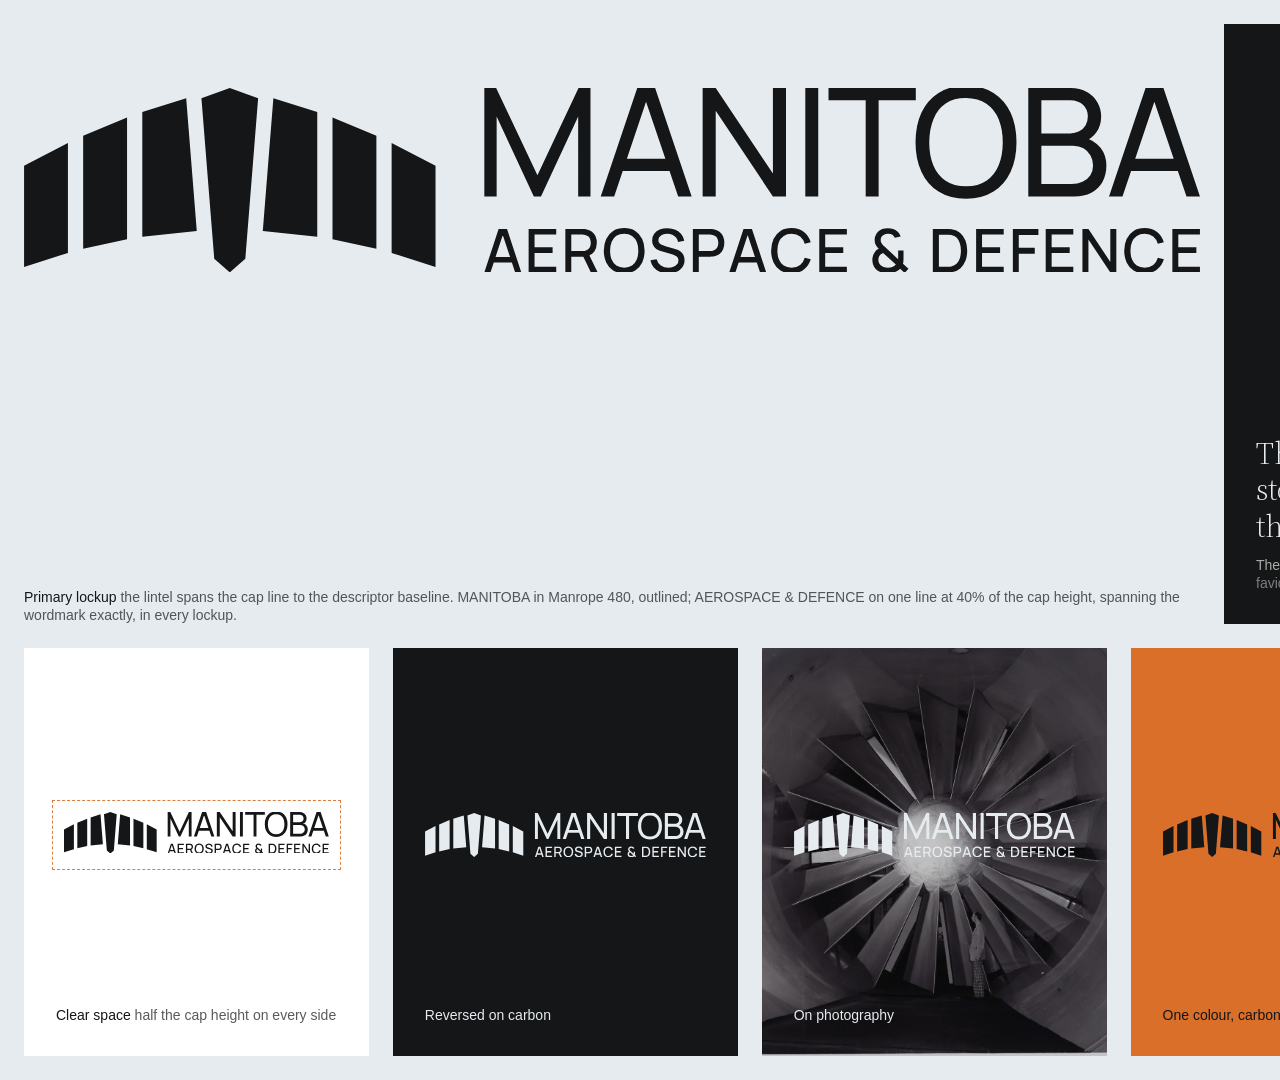
<file: concept-3/logo-sheet.html>
<!doctype html>
<html lang="en-CA"><head><meta charset="utf-8"><meta name="robots" content="noindex">
<title>Logo sheet, Manitoba Aerospace &amp; Defence</title>
<link rel="icon" href="logo/mark.svg" type="image/svg+xml">
<style>
@font-face{font-family:"Manrope";src:url(fonts/Manrope-var.woff2) format("woff2");font-weight:200 800}
@font-face{font-family:"Source Serif 4";src:url(fonts/SourceSerif4-light.woff2) format("woff2");font-weight:300}
:root{--carbon:#141618;--titanium:#A9ABA6;--frost:#E5EBEF;--hot:#DA6F2A}
*{box-sizing:border-box}
html,body{margin:0}
body{width:1920px;height:1080px;overflow:hidden;background:var(--frost);color:var(--carbon);font:400 15px/1.4 "SF Pro Text",-apple-system,"Manrope",sans-serif;-webkit-font-smoothing:antialiased;
  display:grid;grid-template-columns:1176px 1fr;grid-template-rows:600px 1fr;gap:24px;padding:24px}
.p{position:relative;padding:32px}
.lab{font:500 14px/1.3 "SF Pro Text",-apple-system,sans-serif;margin:0}
.lab span{font-weight:400;opacity:.7}
.hero{background:var(--frost);display:flex;flex-direction:column;justify-content:space-between;padding:0}
.hero .stage{position:relative;padding:64px 0 0}
.hero .stage svg{display:block;width:100%;height:auto}
.cs{position:absolute;border:1px dashed rgba(218,111,42,.9)}
.cs i{position:absolute;background:rgba(218,111,42,.16)}
.key{background:var(--carbon);color:var(--frost);display:grid;grid-template-rows:1fr auto}
.key .big{display:grid;place-items:center}
.key .big svg{width:78%;height:auto;color:var(--frost)}
.idea{font:300 30px/1.22 "Source Serif 4",Georgia,serif;margin:0 0 10px;max-width:24ch}
.row{grid-column:1/-1;display:grid;grid-template-columns:repeat(4,1fr) 1.15fr;gap:24px}
.tile{display:flex;flex-direction:column;justify-content:space-between;gap:16px}
.tile .art{flex:1;display:grid;place-items:center}
.light{background:#fff}
.dark{background:var(--carbon);color:var(--frost)}
.photo{background:url(img/fan-1400.webp) center/cover;color:var(--frost)}
.photo::before{content:"";position:absolute;inset:0;background:rgba(20,22,24,.25)}
.photo>*{position:relative}
.tile svg.lk{width:100%;height:auto}
.sizes{display:flex;align-items:flex-end;gap:28px}
.sizes figure{margin:0;display:flex;flex-direction:column;align-items:center;gap:10px}
.sizes img{image-rendering:auto}
.min{display:flex;flex-direction:column;gap:18px}
.nw{white-space:nowrap}
</style></head><body>
<svg width="0" height="0" style="position:absolute" aria-hidden="true"><symbol id="wm" viewBox="0 0 9500.1 1440.0"><path fill="currentColor" transform="translate(-140.0 0)" d="M140.0 1440V0H296.53466796875L845.06689453125 1159.730224609375L1390.399169921875 0.0H1549.067138671875V1438.933349609375H1385.732421875V378.403076171875L892.000244140625 1440.0H797.06689453125L303.334716796875 378.403076171875V1440.0Z M1685.0 1440 2169.79931640625 0.0H2407.2685546875L2892.06787109375 1440.0H2713.399658203125L2258.46728515625 99.60107421875H2314.73388671875L1863.668212890625 1440.0ZM1914.8671875 1100.533935546875V939.33251953125H2662.0673828125V1100.533935546875Z M3038.0 1440V0H3211.6015625L3970.932861328125 1135.997314453125V0.0H4144.534423828125V1440.0H3970.932861328125L3211.6015625 302.93603515625V1440.0Z M4401.0 1440V0H4572.73486328125V1440.0Z M5202.466064453125 1440.0V163.334716796875H4709.0V0H5867.6669921875V163.334716796875H5374.200927734375V1440.0Z M6534.26708984375 1470.0Q6318.8004150390625 1470.0 6169.233642578125 1374.933349609375Q6019.6668701171875 1279.86669921875 5941.833435058594 1110.86669921875Q5864.0 941.86669921875 5864.0 720Q5864.0 498.13330078125 5941.833435058594 329.13330078125Q6019.6668701171875 160.13330078125 6169.233642578125 65.066650390625Q6318.8004150390625 -30.0 6534.26708984375 -30.0Q6749.7337646484375 -30.0 6899.300537109375 65.066650390625Q7048.8673095703125 160.13330078125 7126.700744628906 329.13330078125Q7204.5341796875 498.13330078125 7204.5341796875 720.0Q7204.5341796875 941.86669921875 7126.700744628906 1110.86669921875Q7048.8673095703125 1279.86669921875 6899.300537109375 1374.933349609375Q6749.7337646484375 1470.0 6534.26708984375 1470.0ZM6534.26708984375 1305.73193359375Q6696.86669921875 1306.665283203125 6805.199768066406 1232.5988159179688Q6913.5328369140625 1158.5323486328125 6967.832702636719 1026.2659912109375Q7022.132568359375 893.9996337890625 7022.132568359375 720.0Q7022.132568359375 546.0003662109375 6967.832702636719 414.40069580078125Q6913.5328369140625 282.801025390625 6805.199768066406 209.001220703125Q6696.86669921875 135.201416015625 6534.26708984375 134.26806640625Q6371.66748046875 133.334716796875 6263.867736816406 207.134521484375Q6156.0679931640625 280.934326171875 6101.768127441406 413.46734619140625Q6047.46826171875 546.0003662109375 6046.401611328125 720.0Q6045.3349609375 893.9996337890625 6099.634826660156 1025.3326416015625Q6153.9346923828125 1156.6656494140625 6262.801086425781 1230.7321166992188Q6371.66748046875 1304.798583984375 6534.26708984375 1305.73193359375Z M7361.0 1440V0H7921.000244140625Q8048.333984375 0.0 8139.6007080078125 52.4334716796875Q8230.867431640625 104.866943359375 8279.667358398438 190.9337158203125Q8328.46728515625 277.00048828125 8328.46728515625 377.333740234375Q8328.46728515625 494.6004638671875 8267.834045410156 582.8670043945312Q8207.200805664062 671.133544921875 8105.267578125 704.533447265625L8103.13427734375 655.60009765625Q8242.40087890625 693.199951171875 8320.034057617188 792.5999145507812Q8397.667236328125 891.9998779296875 8397.667236328125 1029.599609375Q8397.667236328125 1155.399658203125 8345.633972167969 1247.2664184570312Q8293.600708007812 1339.1331787109375 8197.400695800781 1389.5665893554688Q8101.20068359375 1440.0 7970.200439453125 1440.0ZM7534.6015625 1275.73193359375H7935.800537109375Q8016.9334716796875 1275.73193359375 8081.533142089844 1246.0986938476562Q8146.1328125 1216.4654541015625 8183.4326171875 1161.4323120117188Q8220.732421875 1106.399169921875 8220.732421875 1029.199462890625Q8220.732421875 955.2664794921875 8187.199279785156 895.8001098632812Q8153.6661376953125 836.333740234375 8094.0997314453125 801.1005859375Q8034.5333251953125 765.867431640625 7957.133544921875 765.867431640625H7534.6015625ZM7534.6015625 603.599365234375H7919.133544921875Q7983.7999267578125 603.599365234375 8036.599670410156 575.3328857421875Q8089.3994140625 547.06640625 8120.5325927734375 496.23333740234375Q8151.665771484375 445.4002685546875 8151.665771484375 376.933837890625Q8151.665771484375 282.13427734375 8086.932800292969 222.201171875Q8022.1998291015625 162.26806640625 7919.133544921875 162.26806640625H7534.6015625Z M8433.0 1440 8917.79931640625 0.0H9155.2685546875L9640.06787109375 1440.0H9461.399658203125L9006.46728515625 99.60107421875H9062.73388671875L8611.668212890625 1440.0ZM8662.8671875 1100.533935546875V939.33251953125H9410.0673828125V1100.533935546875Z"/></symbol><symbol id="lockup" viewBox="0 0 15610.5 2448.0"><g fill="currentColor" color="currentColor"><g transform="scale(4.04628)"><path fill="currentColor" d="M675.0 0.0L768.0 33.8L726.0 560.0L675.0 605.0L624.0 560.0L582.0 33.8ZM818.0 33.8L962.0 78.7L962.0 487.9L783.3 469.1ZM532.0 33.8L388.0 78.7L388.0 487.9L566.7 469.1ZM1012.0 96.9L1156.0 156.8L1156.0 527.5L1012.0 496.2ZM338.0 96.9L194.0 156.8L194.0 527.5L338.0 496.2ZM1206.0 180.1L1350.0 254.8L1350.0 587.2L1206.0 541.0ZM144.0 180.1L0.0 254.8L0.0 587.2L144.0 541.0Z"/></g><g transform="translate(6110.5 0)"><path transform="translate(-140.0 0)" d="M140.0 1440V0H296.53466796875L845.06689453125 1159.730224609375L1390.399169921875 0.0H1549.067138671875V1438.933349609375H1385.732421875V378.403076171875L892.000244140625 1440.0H797.06689453125L303.334716796875 378.403076171875V1440.0Z M1685.0 1440 2169.79931640625 0.0H2407.2685546875L2892.06787109375 1440.0H2713.399658203125L2258.46728515625 99.60107421875H2314.73388671875L1863.668212890625 1440.0ZM1914.8671875 1100.533935546875V939.33251953125H2662.0673828125V1100.533935546875Z M3038.0 1440V0H3211.6015625L3970.932861328125 1135.997314453125V0.0H4144.534423828125V1440.0H3970.932861328125L3211.6015625 302.93603515625V1440.0Z M4401.0 1440V0H4572.73486328125V1440.0Z M5202.466064453125 1440.0V163.334716796875H4709.0V0H5867.6669921875V163.334716796875H5374.200927734375V1440.0Z M6534.26708984375 1470.0Q6318.8004150390625 1470.0 6169.233642578125 1374.933349609375Q6019.6668701171875 1279.86669921875 5941.833435058594 1110.86669921875Q5864.0 941.86669921875 5864.0 720Q5864.0 498.13330078125 5941.833435058594 329.13330078125Q6019.6668701171875 160.13330078125 6169.233642578125 65.066650390625Q6318.8004150390625 -30.0 6534.26708984375 -30.0Q6749.7337646484375 -30.0 6899.300537109375 65.066650390625Q7048.8673095703125 160.13330078125 7126.700744628906 329.13330078125Q7204.5341796875 498.13330078125 7204.5341796875 720.0Q7204.5341796875 941.86669921875 7126.700744628906 1110.86669921875Q7048.8673095703125 1279.86669921875 6899.300537109375 1374.933349609375Q6749.7337646484375 1470.0 6534.26708984375 1470.0ZM6534.26708984375 1305.73193359375Q6696.86669921875 1306.665283203125 6805.199768066406 1232.5988159179688Q6913.5328369140625 1158.5323486328125 6967.832702636719 1026.2659912109375Q7022.132568359375 893.9996337890625 7022.132568359375 720.0Q7022.132568359375 546.0003662109375 6967.832702636719 414.40069580078125Q6913.5328369140625 282.801025390625 6805.199768066406 209.001220703125Q6696.86669921875 135.201416015625 6534.26708984375 134.26806640625Q6371.66748046875 133.334716796875 6263.867736816406 207.134521484375Q6156.0679931640625 280.934326171875 6101.768127441406 413.46734619140625Q6047.46826171875 546.0003662109375 6046.401611328125 720.0Q6045.3349609375 893.9996337890625 6099.634826660156 1025.3326416015625Q6153.9346923828125 1156.6656494140625 6262.801086425781 1230.7321166992188Q6371.66748046875 1304.798583984375 6534.26708984375 1305.73193359375Z M7361.0 1440V0H7921.000244140625Q8048.333984375 0.0 8139.6007080078125 52.4334716796875Q8230.867431640625 104.866943359375 8279.667358398438 190.9337158203125Q8328.46728515625 277.00048828125 8328.46728515625 377.333740234375Q8328.46728515625 494.6004638671875 8267.834045410156 582.8670043945312Q8207.200805664062 671.133544921875 8105.267578125 704.533447265625L8103.13427734375 655.60009765625Q8242.40087890625 693.199951171875 8320.034057617188 792.5999145507812Q8397.667236328125 891.9998779296875 8397.667236328125 1029.599609375Q8397.667236328125 1155.399658203125 8345.633972167969 1247.2664184570312Q8293.600708007812 1339.1331787109375 8197.400695800781 1389.5665893554688Q8101.20068359375 1440.0 7970.200439453125 1440.0ZM7534.6015625 1275.73193359375H7935.800537109375Q8016.9334716796875 1275.73193359375 8081.533142089844 1246.0986938476562Q8146.1328125 1216.4654541015625 8183.4326171875 1161.4323120117188Q8220.732421875 1106.399169921875 8220.732421875 1029.199462890625Q8220.732421875 955.2664794921875 8187.199279785156 895.8001098632812Q8153.6661376953125 836.333740234375 8094.0997314453125 801.1005859375Q8034.5333251953125 765.867431640625 7957.133544921875 765.867431640625H7534.6015625ZM7534.6015625 603.599365234375H7919.133544921875Q7983.7999267578125 603.599365234375 8036.599670410156 575.3328857421875Q8089.3994140625 547.06640625 8120.5325927734375 496.23333740234375Q8151.665771484375 445.4002685546875 8151.665771484375 376.933837890625Q8151.665771484375 282.13427734375 8086.932800292969 222.201171875Q8022.1998291015625 162.26806640625 7919.133544921875 162.26806640625H7534.6015625Z M8433.0 1440 8917.79931640625 0.0H9155.2685546875L9640.06787109375 1440.0H9461.399658203125L9006.46728515625 99.60107421875H9062.73388671875L8611.668212890625 1440.0ZM8662.8671875 1100.533935546875V939.33251953125H9410.0673828125V1100.533935546875Z"/><path transform="translate(-16.0 1872.0) scale(0.40000)" d="M40.0 1440 513.60205078125 0.0H793.1943359375L1266.79638671875 1440.0H1062.801025390625L623.59814453125 117.19677734375H678.79833984375L243.995361328125 1440.0ZM278.3984375 1110.398193359375V926.00244140625H1028.7978515625V1110.398193359375Z M1509.8428412543403 1440V0H2425.8413764105903V185.995849609375H1706.6382514105903V608.40283203125H2305.8413764105903V794.398681640625H1706.6382514105903V1254.004150390625H2425.8413764105903V1440.0Z M2728.6856825086807 1440V0H3305.4837782118057Q3326.4837782118057 0.0 3356.583448621962 1.5Q3386.683119032118 3.0 3414.2830946180557 8.0Q3533.282484266493 26.39990234375 3613.382337782118 89.19976806640625Q3693.482191297743 151.9996337890625 3733.4822523328994 247.2994384765625Q3773.4823133680557 342.5992431640625 3773.4823133680557 458.39892578125Q3773.4823133680557 628.5982666015625 3685.8824598524307 752.0979614257812Q3598.2826063368057 875.59765625 3425.4837782118057 906.397705078125L3347.0863172743057 916.7978515625H2925.4810926649307V1440.0ZM3576.6878797743057 1440.0 3292.6878797743057 854.0 3489.4828016493057 800.0 3801.4828016493057 1440.0ZM2925.4810926649307 730.802001953125H3298.2840711805557Q3317.6839735243057 730.802001953125 3342.083936903212 728.802001953125Q3366.483900282118 726.802001953125 3388.6839735243057 721.60205078125Q3454.8846571180557 706.2020263671875 3495.485304090712 664.9016723632812Q3536.085951063368 623.601318359375 3554.586378309462 568.900634765625Q3573.0868055555557 514.199951171875 3573.0868055555557 458.39892578125Q3573.0868055555557 402.597900390625 3554.586378309462 347.897216796875Q3536.085951063368 293.196533203125 3495.485304090712 251.89617919921875Q3454.8846571180557 210.5958251953125 3388.6839735243057 195.19580078125Q3366.483900282118 189.5958251953125 3342.083936903212 187.79583740234375Q3317.6839735243057 185.995849609375 3298.2840711805557 185.995849609375H2925.4810926649307Z M4681.727254231771 1470.0Q4466.127278645834 1470.0 4314.827596028646 1375.199951171875Q4163.527913411459 1280.39990234375 4084.02821858724 1111.39990234375Q4004.528523763021 942.39990234375 4004.528523763021 720Q4004.528523763021 497.60009765625 4084.02821858724 328.60009765625Q4163.527913411459 159.60009765625 4314.827596028646 64.800048828125Q4466.127278645834 -30.0 4681.727254231771 -30.0Q4897.327229817709 -30.0 5048.626912434896 64.800048828125Q5199.926595052084 159.60009765625 5279.426289876303 328.60009765625Q5358.925984700521 497.60009765625 5358.925984700521 720.0Q5358.925984700521 942.39990234375 5279.426289876303 1111.39990234375Q5199.926595052084 1280.39990234375 5048.626912434896 1375.199951171875Q4897.327229817709 1470.0 4681.727254231771 1470.0ZM4681.727254231771 1282.80419921875Q4837.928426106771 1284.004150390625 4941.929219563803 1213.2035522460938Q5045.930013020834 1142.4029541015625 5098.030415852865 1015.2020263671875Q5150.130818684896 888.0010986328125 5150.130818684896 720.0Q5150.130818684896 551.9989013671875 5098.030415852865 425.79791259765625Q5045.930013020834 299.596923828125 4941.929219563803 228.996337890625Q4837.928426106771 158.395751953125 4681.727254231771 157.19580078125Q4525.526082356771 155.995849609375 4421.925313313803 226.596435546875Q4318.324544270834 297.197021484375 4266.224141438803 424.59796142578125Q4214.123738606771 551.9989013671875 4213.323689778646 720.0Q4212.523640950521 888.0010986328125 4264.624043782553 1014.0020751953125Q4316.724446614584 1140.0030517578125 4421.125264485678 1210.8036499023438Q4525.526082356771 1281.604248046875 4681.727254231771 1282.80419921875Z M6138.969753689236 1470.0Q5984.570095486111 1470.0 5860.870388454861 1417.1002197265625Q5737.170681423611 1364.200439453125 5657.070827907986 1266.1008911132812Q5576.970974392361 1168.0013427734375 5553.370876736111 1032.802001953125L5757.365993923611 1001.20263671875Q5790.966213650174 1134.80322265625 5898.167019314236 1209.4036865234375Q6005.367824978299 1284.004150390625 6149.769314236111 1284.004150390625Q6240.370754665799 1284.004150390625 6315.771511501736 1255.4036865234375Q6391.172268337674 1226.80322265625 6436.272549099393 1173.2024536132812Q6481.372829861111 1119.6016845703125 6481.372829861111 1044.80078125Q6481.372829861111 1002.3995361328125 6466.67232937283 970.4988403320312Q6451.971828884549 938.59814453125 6426.371181911893 915.5978393554688Q6400.770534939236 892.5975341796875 6366.270107693143 875.7974853515625Q6331.769680447049 858.9974365234375 6292.569851345486 847.197509765625L5924.170193142361 737.99755859375Q5867.769314236111 721.5972900390625 5811.869289822049 695.197021484375Q5755.969265407986 668.7967529296875 5710.369656032986 627.396728515625Q5664.770046657986 585.9967041015625 5637.070461697049 525.4971313476562Q5609.370876736111 464.99755859375 5609.370876736111 380.398681640625Q5609.370876736111 249.3995361328125 5676.970547146268 157.59979248046875Q5744.570217556424 65.800048828125 5860.169826931424 18.20001220703125Q5975.769436306424 -29.4000244140625 6120.169216579861 -28.800048828125Q6265.969021267361 -27.60009765625 6380.968899197049 22.5999755859375Q6495.968777126736 72.800048828125 6571.968594021268 166.7000732421875Q6647.968410915799 260.60009765625 6676.167995876736 392.39990234375L6466.173122829861 428.799072265625Q6450.973171657986 344.7982177734375 6401.172756618924 284.19744873046875Q6351.372341579861 223.5966796875 6277.671474880643 190.9962158203125Q6203.970608181424 158.395751953125 6117.769314236111 157.19580078125Q6034.168117947049 155.995849609375 5966.067409939236 183.29632568359375Q5897.966701931424 210.5968017578125 5857.466396755643 259.197509765625Q5816.966091579861 307.7982177734375 5816.966091579861 371.198974609375Q5816.966091579861 433.7999267578125 5852.966518825955 472.1004638671875Q5888.966946072049 510.4010009765625 5942.167507595486 532.6012573242188Q5995.368069118924 554.801513671875 6047.368435329861 569.20166015625L6316.569607204861 646.002197265625Q6365.369167751736 659.402099609375 6428.168850368924 682.7020263671875Q6490.968532986111 706.001953125 6549.868313259549 748.1018676757812Q6608.768093532986 790.2017822265625 6647.267971462674 859.0016479492188Q6685.767849392361 927.801513671875 6685.767849392361 1032.80126953125Q6685.767849392361 1139.6007080078125 6642.668178982205 1221.5004272460938Q6599.568508572049 1303.400146484375 6523.968899197049 1358.5000610351562Q6448.369289822049 1413.5999755859375 6349.469570583768 1441.7999877929688Q6250.569851345486 1470.0 6138.969753689236 1470.0Z M6960.214206271701 1440V0H7537.012301974826Q7558.012301974826 0.0 7588.111972384982 1.5Q7618.211642795139 3.0 7645.811618381076 8.0Q7764.811008029514 26.39990234375 7844.910861545139 89.19976806640625Q7925.010715060764 151.9996337890625 7965.01077609592 247.2994384765625Q8005.010837131076 342.5992431640625 8005.010837131076 458.39892578125Q8005.010837131076 574.1986083984375 7964.710788302951 669.4984130859375Q7924.410739474826 764.7982177734375 7844.310885959201 827.5980834960938Q7764.211032443576 890.39794921875 7645.811618381076 908.7978515625Q7618.211642795139 912.7978515625 7587.811984592014 914.7978515625Q7557.412326388889 916.7978515625 7537.012301974826 916.7978515625H7157.009616427951V1440.0ZM7157.009616427951 730.802001953125H7529.812594943576Q7549.212497287326 730.802001953125 7573.612460666232 728.802001953125Q7598.012424045139 726.802001953125 7620.212497287326 721.60205078125Q7686.413180881076 706.2020263671875 7727.013827853732 664.9016723632812Q7767.614474826389 623.601318359375 7786.114902072482 568.900634765625Q7804.615329318576 514.199951171875 7804.615329318576 458.39892578125Q7804.615329318576 402.597900390625 7786.114902072482 347.897216796875Q7767.614474826389 293.196533203125 7727.013827853732 251.89617919921875Q7686.413180881076 210.5958251953125 7620.212497287326 195.19580078125Q7598.012424045139 189.5958251953125 7573.612460666232 187.79583740234375Q7549.212497287326 185.995849609375 7529.812594943576 185.995849609375H7157.009616427951Z M8168.057047526041 1440 8641.659098307291 0.0H8921.251383463541L9394.853434244791 1440.0H9190.858072916666L8751.655192057291 117.19677734375H8806.855387369791L8372.052408854166 1440.0ZM8406.455485026041 1110.398193359375V926.00244140625H9156.854899088541V1110.398193359375Z M10235.098619249131 1470.0Q10019.498643663193 1470.0 9868.198961046006 1375.199951171875Q9716.899278428818 1280.39990234375 9637.3995836046 1111.39990234375Q9557.899888780381 942.39990234375 9557.899888780381 720Q9557.899888780381 497.60009765625 9637.3995836046 328.60009765625Q9716.899278428818 159.60009765625 9868.198961046006 64.800048828125Q10019.498643663193 -30.0 10235.098619249131 -30.0Q10484.698716905381 -30.0 10647.398362901475 96.40020751953125Q10810.098008897568 222.8004150390625 10873.097642686631 436.400634765625L10673.502183702256 489.999267578125Q10630.301988389756 334.997802734375 10520.701097276475 246.0968017578125Q10411.100206163193 157.19580078125 10235.098619249131 157.19580078125Q10078.897447374131 157.19580078125 9974.996690538193 227.79638671875Q9871.095933702256 298.39697265625 9818.695543077256 425.19793701171875Q9766.295152452256 551.9989013671875 9765.495103624131 720.0Q9764.695054796006 888.0010986328125 9817.095445421006 1014.60205078125Q9869.495836046006 1141.2030029296875 9974.196641710068 1212.0036010742188Q10078.897447374131 1282.80419921875 10235.098619249131 1282.80419921875Q10411.100206163193 1282.80419921875 10520.701097276475 1193.4031982421875Q10630.301988389756 1104.002197265625 10673.502183702256 950.000732421875L10873.097642686631 1003.599365234375Q10810.098008897568 1217.1995849609375 10647.398362901475 1343.5997924804688Q10484.698716905381 1470.0 10235.098619249131 1470.0Z M11155.74273003472 1440V0H12071.74126519097V185.995849609375H11352.53814019097V608.40283203125H11951.74126519097V794.398681640625H11352.53814019097V1254.004150390625H12071.74126519097V1440.0Z M13428.22772894965 1470.0Q13307.827704535588 1470.0 13203.22791205512 1434.800048828125Q13098.62811957465 1399.60009765625 13028.2282172309 1324.000244140625Q12973.028388129338 1263.4005126953125 12946.72840033637 1190.400634765625Q12920.4284125434 1117.4007568359375 12917.4284125434 1034.801025390625Q12917.028388129338 954.8013916015625 12940.62830268012 878.5015258789062Q12964.2282172309 802.20166015625 13014.62811957465 742.8017578125Q13038.828559027776 713.201171875 13068.429206000432 692.1008911132812Q13098.029852973088 671.0006103515625 13128.6305609809 654.800537109375Q13062.229804144963 583.199951171875 13027.829352484807 519.0997314453125Q12993.42890082465 454.99951171875 12993.42890082465 365.598876953125Q12993.42890082465 246.1995849609375 13055.928351508244 149.79998779296875Q13118.427802191838 53.400390625 13227.42694769965 9.600341796875Q13278.42694769965 -11.599853515625 13331.427008734807 -19.5999755859375Q13384.427069769963 -27.60009765625 13435.427191840276 -27.60009765625Q13523.626532660588 -27.60009765625 13606.426093207463 -2.10040283203125Q13689.225653754338 23.3992919921875 13747.82538519965 79.99853515625Q13785.625311957463 113.59814453125 13812.525397406682 156.79779052734375Q13839.4254828559 199.9974365234375 13853.825629340276 245.59716796875L13660.630316840276 292.396728515625Q13643.0299750434 243.1962890625 13601.82929144965 209.196044921875Q13567.828925238713 179.7960205078125 13523.02851019965 169.09588623046875Q13478.228095160588 158.395751953125 13433.827582465276 158.395751953125Q13360.02655707465 158.395751953125 13301.02558051215 186.396240234375Q13247.225043402776 212.5965576171875 13220.524726019963 257.99725341796875Q13193.82440863715 303.39794921875 13193.82440863715 366.398681640625Q13193.82440863715 421.5992431640625 13213.024481879338 455.99969482421875Q13232.224555121526 490.400146484375 13265.0250922309 528.40087890625Q13284.825263129338 550.0010986328125 13311.325324164494 574.2011108398438Q13337.82538519965 598.401123046875 13365.82538519965 624.401123046875L13771.0299750434 1000.805419921875Q13773.430121527776 977.405029296875 13774.2301703559 952.2048950195312Q13775.030219184026 927.0047607421875 13775.030219184026 903.6044921875L13774.2301703559 711.602783203125H13951.826605902776V953.600830078125Q13951.826605902776 1019.60205078125 13947.626471625432 1069.9020385742188Q13943.426337348088 1120.2020263671875 13934.2262641059 1152.802001953125L14115.826605902776 1320.40234375L13988.229437934026 1456.79931640625L13840.228461371526 1316.3984375Q13797.229315863713 1361.7982177734375 13741.329840766057 1393.7984008789062Q13685.4303656684 1425.798583984375 13629.0309516059 1441.598876953125Q13579.430487738713 1458.3995361328125 13529.42957221137 1464.1997680664062Q13479.428656684026 1470.0 13428.22772894965 1470.0ZM13433.82733832465 1281.604248046875Q13477.228583441838 1281.604248046875 13513.429511176213 1276.6040649414062Q13549.630438910588 1271.6038818359375 13583.031195746526 1256.80322265625Q13627.431952582463 1237.6024169921875 13653.731940375432 1218.3019409179688Q13680.0319281684 1199.00146484375 13697.8317328559 1181.601318359375L13276.227484809026 795.197509765625Q13242.826727973088 806.59765625 13214.325995551213 825.197998046875Q13185.825263129338 843.79833984375 13165.424750434026 868.39892578125Q13141.424262152776 898.7994384765625 13129.424079047307 938.8001098632812Q13117.423895941838 978.80078125 13117.8239203559 1024.4013671875Q13118.623969184026 1074.2017822265625 13134.124091254338 1114.90234375Q13149.62421332465 1155.6029052734375 13176.6247016059 1187.603271484375Q13218.025214301213 1237.2037353515625 13290.825812445744 1259.4039916992188Q13363.626410590276 1281.604248046875 13433.82733832465 1281.604248046875Z M14924.11409505208 1440V0H15372.51302083333Q15393.113240559893 0.0 15447.713338216143 1.0Q15502.313435872393 2.0 15552.51350911458 8.800048828125Q15720.513142903643 30.60009765625 15834.912740071612 130.2000732421875Q15949.31233723958 229.800048828125 16007.51204427083 383.20001220703125Q16065.71175130208 536.5999755859375 16065.71175130208 720.0Q16065.71175130208 903.800048828125 16007.51204427083 1057.2000122070312Q15949.31233723958 1210.5999755859375 15834.912740071612 1309.9999389648438Q15720.513142903643 1409.39990234375 15552.51350911458 1431.199951171875Q15502.713460286455 1437.5999755859375 15447.513326009112 1438.7999877929688Q15392.313191731768 1440.0 15372.51302083333 1440.0ZM15125.709554036455 1252.80419921875H15372.51302083333Q15407.913533528643 1252.80419921875 15454.913594563799 1250.7041625976562Q15501.913655598955 1248.6041259765625 15537.313557942705 1242.004150390625Q15650.514729817705 1221.0040283203125 15720.815388997393 1145.4036254882812Q15791.11604817708 1069.80322265625 15824.016316731768 958.6023559570312Q15856.916585286455 847.4014892578125 15856.916585286455 720.0Q15856.916585286455 589.5986328125 15823.41634114583 478.39776611328125Q15789.916097005205 367.1968994140625 15719.315450032549 292.79644775390625Q15648.714803059893 218.39599609375 15537.313557942705 197.995849609375Q15501.913655598955 190.7958984375 15454.313557942705 188.995849609375Q15406.713460286455 187.19580078125 15372.51302083333 187.19580078125H15125.709554036455Z M16360.95693630642 1440V0H17276.955471462672V185.995849609375H16557.752346462672V608.40283203125H17156.955471462672V794.398681640625H16557.752346462672V1254.004150390625H17276.955471462672V1440.0Z M17579.799777560762 1440V0H18427.797824435762V196.79541015625H17776.595187717012V621.602294921875H18307.797824435762V818.397705078125H17776.595187717012V1440.0Z M18670.6426188151 1440V0H19586.64115397135V185.995849609375H18867.43802897135V608.40283203125H19466.64115397135V794.398681640625H18867.43802897135V1254.004150390625H19586.64115397135V1440.0Z M19889.48546006944 1440V0H20088.68077256944L20814.686876085067 1092.008056640625V0.0H21013.882188585067V1440.0H20814.686876085067L20088.68077256944 347.19189453125V1440.0Z M21953.52703179253 1470.0Q21737.927056206594 1470.0 21586.627373589406 1375.199951171875Q21435.32769097222 1280.39990234375 21355.827996148 1111.39990234375Q21276.32830132378 942.39990234375 21276.32830132378 720Q21276.32830132378 497.60009765625 21355.827996148 328.60009765625Q21435.32769097222 159.60009765625 21586.627373589406 64.800048828125Q21737.927056206594 -30.0 21953.52703179253 -30.0Q22203.12712944878 -30.0 22365.826775444875 96.40020751953125Q22528.52642144097 222.8004150390625 22591.52605523003 436.400634765625L22391.930596245656 489.999267578125Q22348.730400933156 334.997802734375 22239.129509819875 246.0968017578125Q22129.528618706594 157.19580078125 21953.52703179253 157.19580078125Q21797.32585991753 157.19580078125 21693.425103081594 227.79638671875Q21589.524346245656 298.39697265625 21537.123955620656 425.19793701171875Q21484.723564995656 551.9989013671875 21483.92351616753 720.0Q21483.123467339406 888.0010986328125 21535.523857964406 1014.60205078125Q21587.924248589406 1141.2030029296875 21692.62505425347 1212.0036010742188Q21797.32585991753 1282.80419921875 21953.52703179253 1282.80419921875Q22129.528618706594 1282.80419921875 22239.129509819875 1193.4031982421875Q22348.730400933156 1104.002197265625 22391.930596245656 950.000732421875L22591.52605523003 1003.599365234375Q22528.52642144097 1217.1995849609375 22365.826775444875 1343.5997924804688Q22203.12712944878 1470.0 21953.52703179253 1470.0Z M22874.17114257812 1440V0H23790.16967773437V185.995849609375H23070.96655273437V608.40283203125H23670.16967773437V794.398681640625H23070.96655273437V1254.004150390625H23790.16967773437V1440.0Z"/></g></g></symbol><symbol id="stacked" viewBox="0 0 9500.1 5270.4"><g fill="currentColor" color="currentColor"><g transform="translate(2565.0 0) scale(3.23706)"><path fill="currentColor" d="M675.0 0.0L768.0 33.8L726.0 560.0L675.0 605.0L624.0 560.0L582.0 33.8ZM818.0 33.8L962.0 78.7L962.0 487.9L783.3 469.1ZM532.0 33.8L388.0 78.7L388.0 487.9L566.7 469.1ZM1012.0 96.9L1156.0 156.8L1156.0 527.5L1012.0 496.2ZM338.0 96.9L194.0 156.8L194.0 527.5L338.0 496.2ZM1206.0 180.1L1350.0 254.8L1350.0 587.2L1206.0 541.0ZM144.0 180.1L0.0 254.8L0.0 587.2L144.0 541.0Z"/></g><g transform="translate(0 2822.4)"><path transform="translate(-140.0 0)" d="M140.0 1440V0H296.53466796875L845.06689453125 1159.730224609375L1390.399169921875 0.0H1549.067138671875V1438.933349609375H1385.732421875V378.403076171875L892.000244140625 1440.0H797.06689453125L303.334716796875 378.403076171875V1440.0Z M1685.0 1440 2169.79931640625 0.0H2407.2685546875L2892.06787109375 1440.0H2713.399658203125L2258.46728515625 99.60107421875H2314.73388671875L1863.668212890625 1440.0ZM1914.8671875 1100.533935546875V939.33251953125H2662.0673828125V1100.533935546875Z M3038.0 1440V0H3211.6015625L3970.932861328125 1135.997314453125V0.0H4144.534423828125V1440.0H3970.932861328125L3211.6015625 302.93603515625V1440.0Z M4401.0 1440V0H4572.73486328125V1440.0Z M5202.466064453125 1440.0V163.334716796875H4709.0V0H5867.6669921875V163.334716796875H5374.200927734375V1440.0Z M6534.26708984375 1470.0Q6318.8004150390625 1470.0 6169.233642578125 1374.933349609375Q6019.6668701171875 1279.86669921875 5941.833435058594 1110.86669921875Q5864.0 941.86669921875 5864.0 720Q5864.0 498.13330078125 5941.833435058594 329.13330078125Q6019.6668701171875 160.13330078125 6169.233642578125 65.066650390625Q6318.8004150390625 -30.0 6534.26708984375 -30.0Q6749.7337646484375 -30.0 6899.300537109375 65.066650390625Q7048.8673095703125 160.13330078125 7126.700744628906 329.13330078125Q7204.5341796875 498.13330078125 7204.5341796875 720.0Q7204.5341796875 941.86669921875 7126.700744628906 1110.86669921875Q7048.8673095703125 1279.86669921875 6899.300537109375 1374.933349609375Q6749.7337646484375 1470.0 6534.26708984375 1470.0ZM6534.26708984375 1305.73193359375Q6696.86669921875 1306.665283203125 6805.199768066406 1232.5988159179688Q6913.5328369140625 1158.5323486328125 6967.832702636719 1026.2659912109375Q7022.132568359375 893.9996337890625 7022.132568359375 720.0Q7022.132568359375 546.0003662109375 6967.832702636719 414.40069580078125Q6913.5328369140625 282.801025390625 6805.199768066406 209.001220703125Q6696.86669921875 135.201416015625 6534.26708984375 134.26806640625Q6371.66748046875 133.334716796875 6263.867736816406 207.134521484375Q6156.0679931640625 280.934326171875 6101.768127441406 413.46734619140625Q6047.46826171875 546.0003662109375 6046.401611328125 720.0Q6045.3349609375 893.9996337890625 6099.634826660156 1025.3326416015625Q6153.9346923828125 1156.6656494140625 6262.801086425781 1230.7321166992188Q6371.66748046875 1304.798583984375 6534.26708984375 1305.73193359375Z M7361.0 1440V0H7921.000244140625Q8048.333984375 0.0 8139.6007080078125 52.4334716796875Q8230.867431640625 104.866943359375 8279.667358398438 190.9337158203125Q8328.46728515625 277.00048828125 8328.46728515625 377.333740234375Q8328.46728515625 494.6004638671875 8267.834045410156 582.8670043945312Q8207.200805664062 671.133544921875 8105.267578125 704.533447265625L8103.13427734375 655.60009765625Q8242.40087890625 693.199951171875 8320.034057617188 792.5999145507812Q8397.667236328125 891.9998779296875 8397.667236328125 1029.599609375Q8397.667236328125 1155.399658203125 8345.633972167969 1247.2664184570312Q8293.600708007812 1339.1331787109375 8197.400695800781 1389.5665893554688Q8101.20068359375 1440.0 7970.200439453125 1440.0ZM7534.6015625 1275.73193359375H7935.800537109375Q8016.9334716796875 1275.73193359375 8081.533142089844 1246.0986938476562Q8146.1328125 1216.4654541015625 8183.4326171875 1161.4323120117188Q8220.732421875 1106.399169921875 8220.732421875 1029.199462890625Q8220.732421875 955.2664794921875 8187.199279785156 895.8001098632812Q8153.6661376953125 836.333740234375 8094.0997314453125 801.1005859375Q8034.5333251953125 765.867431640625 7957.133544921875 765.867431640625H7534.6015625ZM7534.6015625 603.599365234375H7919.133544921875Q7983.7999267578125 603.599365234375 8036.599670410156 575.3328857421875Q8089.3994140625 547.06640625 8120.5325927734375 496.23333740234375Q8151.665771484375 445.4002685546875 8151.665771484375 376.933837890625Q8151.665771484375 282.13427734375 8086.932800292969 222.201171875Q8022.1998291015625 162.26806640625 7919.133544921875 162.26806640625H7534.6015625Z M8433.0 1440 8917.79931640625 0.0H9155.2685546875L9640.06787109375 1440.0H9461.399658203125L9006.46728515625 99.60107421875H9062.73388671875L8611.668212890625 1440.0ZM8662.8671875 1100.533935546875V939.33251953125H9410.0673828125V1100.533935546875Z"/><path transform="translate(-16.0 1872.0) scale(0.40000)" d="M40.0 1440 513.60205078125 0.0H793.1943359375L1266.79638671875 1440.0H1062.801025390625L623.59814453125 117.19677734375H678.79833984375L243.995361328125 1440.0ZM278.3984375 1110.398193359375V926.00244140625H1028.7978515625V1110.398193359375Z M1509.8428412543403 1440V0H2425.8413764105903V185.995849609375H1706.6382514105903V608.40283203125H2305.8413764105903V794.398681640625H1706.6382514105903V1254.004150390625H2425.8413764105903V1440.0Z M2728.6856825086807 1440V0H3305.4837782118057Q3326.4837782118057 0.0 3356.583448621962 1.5Q3386.683119032118 3.0 3414.2830946180557 8.0Q3533.282484266493 26.39990234375 3613.382337782118 89.19976806640625Q3693.482191297743 151.9996337890625 3733.4822523328994 247.2994384765625Q3773.4823133680557 342.5992431640625 3773.4823133680557 458.39892578125Q3773.4823133680557 628.5982666015625 3685.8824598524307 752.0979614257812Q3598.2826063368057 875.59765625 3425.4837782118057 906.397705078125L3347.0863172743057 916.7978515625H2925.4810926649307V1440.0ZM3576.6878797743057 1440.0 3292.6878797743057 854.0 3489.4828016493057 800.0 3801.4828016493057 1440.0ZM2925.4810926649307 730.802001953125H3298.2840711805557Q3317.6839735243057 730.802001953125 3342.083936903212 728.802001953125Q3366.483900282118 726.802001953125 3388.6839735243057 721.60205078125Q3454.8846571180557 706.2020263671875 3495.485304090712 664.9016723632812Q3536.085951063368 623.601318359375 3554.586378309462 568.900634765625Q3573.0868055555557 514.199951171875 3573.0868055555557 458.39892578125Q3573.0868055555557 402.597900390625 3554.586378309462 347.897216796875Q3536.085951063368 293.196533203125 3495.485304090712 251.89617919921875Q3454.8846571180557 210.5958251953125 3388.6839735243057 195.19580078125Q3366.483900282118 189.5958251953125 3342.083936903212 187.79583740234375Q3317.6839735243057 185.995849609375 3298.2840711805557 185.995849609375H2925.4810926649307Z M4681.727254231771 1470.0Q4466.127278645834 1470.0 4314.827596028646 1375.199951171875Q4163.527913411459 1280.39990234375 4084.02821858724 1111.39990234375Q4004.528523763021 942.39990234375 4004.528523763021 720Q4004.528523763021 497.60009765625 4084.02821858724 328.60009765625Q4163.527913411459 159.60009765625 4314.827596028646 64.800048828125Q4466.127278645834 -30.0 4681.727254231771 -30.0Q4897.327229817709 -30.0 5048.626912434896 64.800048828125Q5199.926595052084 159.60009765625 5279.426289876303 328.60009765625Q5358.925984700521 497.60009765625 5358.925984700521 720.0Q5358.925984700521 942.39990234375 5279.426289876303 1111.39990234375Q5199.926595052084 1280.39990234375 5048.626912434896 1375.199951171875Q4897.327229817709 1470.0 4681.727254231771 1470.0ZM4681.727254231771 1282.80419921875Q4837.928426106771 1284.004150390625 4941.929219563803 1213.2035522460938Q5045.930013020834 1142.4029541015625 5098.030415852865 1015.2020263671875Q5150.130818684896 888.0010986328125 5150.130818684896 720.0Q5150.130818684896 551.9989013671875 5098.030415852865 425.79791259765625Q5045.930013020834 299.596923828125 4941.929219563803 228.996337890625Q4837.928426106771 158.395751953125 4681.727254231771 157.19580078125Q4525.526082356771 155.995849609375 4421.925313313803 226.596435546875Q4318.324544270834 297.197021484375 4266.224141438803 424.59796142578125Q4214.123738606771 551.9989013671875 4213.323689778646 720.0Q4212.523640950521 888.0010986328125 4264.624043782553 1014.0020751953125Q4316.724446614584 1140.0030517578125 4421.125264485678 1210.8036499023438Q4525.526082356771 1281.604248046875 4681.727254231771 1282.80419921875Z M6138.969753689236 1470.0Q5984.570095486111 1470.0 5860.870388454861 1417.1002197265625Q5737.170681423611 1364.200439453125 5657.070827907986 1266.1008911132812Q5576.970974392361 1168.0013427734375 5553.370876736111 1032.802001953125L5757.365993923611 1001.20263671875Q5790.966213650174 1134.80322265625 5898.167019314236 1209.4036865234375Q6005.367824978299 1284.004150390625 6149.769314236111 1284.004150390625Q6240.370754665799 1284.004150390625 6315.771511501736 1255.4036865234375Q6391.172268337674 1226.80322265625 6436.272549099393 1173.2024536132812Q6481.372829861111 1119.6016845703125 6481.372829861111 1044.80078125Q6481.372829861111 1002.3995361328125 6466.67232937283 970.4988403320312Q6451.971828884549 938.59814453125 6426.371181911893 915.5978393554688Q6400.770534939236 892.5975341796875 6366.270107693143 875.7974853515625Q6331.769680447049 858.9974365234375 6292.569851345486 847.197509765625L5924.170193142361 737.99755859375Q5867.769314236111 721.5972900390625 5811.869289822049 695.197021484375Q5755.969265407986 668.7967529296875 5710.369656032986 627.396728515625Q5664.770046657986 585.9967041015625 5637.070461697049 525.4971313476562Q5609.370876736111 464.99755859375 5609.370876736111 380.398681640625Q5609.370876736111 249.3995361328125 5676.970547146268 157.59979248046875Q5744.570217556424 65.800048828125 5860.169826931424 18.20001220703125Q5975.769436306424 -29.4000244140625 6120.169216579861 -28.800048828125Q6265.969021267361 -27.60009765625 6380.968899197049 22.5999755859375Q6495.968777126736 72.800048828125 6571.968594021268 166.7000732421875Q6647.968410915799 260.60009765625 6676.167995876736 392.39990234375L6466.173122829861 428.799072265625Q6450.973171657986 344.7982177734375 6401.172756618924 284.19744873046875Q6351.372341579861 223.5966796875 6277.671474880643 190.9962158203125Q6203.970608181424 158.395751953125 6117.769314236111 157.19580078125Q6034.168117947049 155.995849609375 5966.067409939236 183.29632568359375Q5897.966701931424 210.5968017578125 5857.466396755643 259.197509765625Q5816.966091579861 307.7982177734375 5816.966091579861 371.198974609375Q5816.966091579861 433.7999267578125 5852.966518825955 472.1004638671875Q5888.966946072049 510.4010009765625 5942.167507595486 532.6012573242188Q5995.368069118924 554.801513671875 6047.368435329861 569.20166015625L6316.569607204861 646.002197265625Q6365.369167751736 659.402099609375 6428.168850368924 682.7020263671875Q6490.968532986111 706.001953125 6549.868313259549 748.1018676757812Q6608.768093532986 790.2017822265625 6647.267971462674 859.0016479492188Q6685.767849392361 927.801513671875 6685.767849392361 1032.80126953125Q6685.767849392361 1139.6007080078125 6642.668178982205 1221.5004272460938Q6599.568508572049 1303.400146484375 6523.968899197049 1358.5000610351562Q6448.369289822049 1413.5999755859375 6349.469570583768 1441.7999877929688Q6250.569851345486 1470.0 6138.969753689236 1470.0Z M6960.214206271701 1440V0H7537.012301974826Q7558.012301974826 0.0 7588.111972384982 1.5Q7618.211642795139 3.0 7645.811618381076 8.0Q7764.811008029514 26.39990234375 7844.910861545139 89.19976806640625Q7925.010715060764 151.9996337890625 7965.01077609592 247.2994384765625Q8005.010837131076 342.5992431640625 8005.010837131076 458.39892578125Q8005.010837131076 574.1986083984375 7964.710788302951 669.4984130859375Q7924.410739474826 764.7982177734375 7844.310885959201 827.5980834960938Q7764.211032443576 890.39794921875 7645.811618381076 908.7978515625Q7618.211642795139 912.7978515625 7587.811984592014 914.7978515625Q7557.412326388889 916.7978515625 7537.012301974826 916.7978515625H7157.009616427951V1440.0ZM7157.009616427951 730.802001953125H7529.812594943576Q7549.212497287326 730.802001953125 7573.612460666232 728.802001953125Q7598.012424045139 726.802001953125 7620.212497287326 721.60205078125Q7686.413180881076 706.2020263671875 7727.013827853732 664.9016723632812Q7767.614474826389 623.601318359375 7786.114902072482 568.900634765625Q7804.615329318576 514.199951171875 7804.615329318576 458.39892578125Q7804.615329318576 402.597900390625 7786.114902072482 347.897216796875Q7767.614474826389 293.196533203125 7727.013827853732 251.89617919921875Q7686.413180881076 210.5958251953125 7620.212497287326 195.19580078125Q7598.012424045139 189.5958251953125 7573.612460666232 187.79583740234375Q7549.212497287326 185.995849609375 7529.812594943576 185.995849609375H7157.009616427951Z M8168.057047526041 1440 8641.659098307291 0.0H8921.251383463541L9394.853434244791 1440.0H9190.858072916666L8751.655192057291 117.19677734375H8806.855387369791L8372.052408854166 1440.0ZM8406.455485026041 1110.398193359375V926.00244140625H9156.854899088541V1110.398193359375Z M10235.098619249131 1470.0Q10019.498643663193 1470.0 9868.198961046006 1375.199951171875Q9716.899278428818 1280.39990234375 9637.3995836046 1111.39990234375Q9557.899888780381 942.39990234375 9557.899888780381 720Q9557.899888780381 497.60009765625 9637.3995836046 328.60009765625Q9716.899278428818 159.60009765625 9868.198961046006 64.800048828125Q10019.498643663193 -30.0 10235.098619249131 -30.0Q10484.698716905381 -30.0 10647.398362901475 96.40020751953125Q10810.098008897568 222.8004150390625 10873.097642686631 436.400634765625L10673.502183702256 489.999267578125Q10630.301988389756 334.997802734375 10520.701097276475 246.0968017578125Q10411.100206163193 157.19580078125 10235.098619249131 157.19580078125Q10078.897447374131 157.19580078125 9974.996690538193 227.79638671875Q9871.095933702256 298.39697265625 9818.695543077256 425.19793701171875Q9766.295152452256 551.9989013671875 9765.495103624131 720.0Q9764.695054796006 888.0010986328125 9817.095445421006 1014.60205078125Q9869.495836046006 1141.2030029296875 9974.196641710068 1212.0036010742188Q10078.897447374131 1282.80419921875 10235.098619249131 1282.80419921875Q10411.100206163193 1282.80419921875 10520.701097276475 1193.4031982421875Q10630.301988389756 1104.002197265625 10673.502183702256 950.000732421875L10873.097642686631 1003.599365234375Q10810.098008897568 1217.1995849609375 10647.398362901475 1343.5997924804688Q10484.698716905381 1470.0 10235.098619249131 1470.0Z M11155.74273003472 1440V0H12071.74126519097V185.995849609375H11352.53814019097V608.40283203125H11951.74126519097V794.398681640625H11352.53814019097V1254.004150390625H12071.74126519097V1440.0Z M13428.22772894965 1470.0Q13307.827704535588 1470.0 13203.22791205512 1434.800048828125Q13098.62811957465 1399.60009765625 13028.2282172309 1324.000244140625Q12973.028388129338 1263.4005126953125 12946.72840033637 1190.400634765625Q12920.4284125434 1117.4007568359375 12917.4284125434 1034.801025390625Q12917.028388129338 954.8013916015625 12940.62830268012 878.5015258789062Q12964.2282172309 802.20166015625 13014.62811957465 742.8017578125Q13038.828559027776 713.201171875 13068.429206000432 692.1008911132812Q13098.029852973088 671.0006103515625 13128.6305609809 654.800537109375Q13062.229804144963 583.199951171875 13027.829352484807 519.0997314453125Q12993.42890082465 454.99951171875 12993.42890082465 365.598876953125Q12993.42890082465 246.1995849609375 13055.928351508244 149.79998779296875Q13118.427802191838 53.400390625 13227.42694769965 9.600341796875Q13278.42694769965 -11.599853515625 13331.427008734807 -19.5999755859375Q13384.427069769963 -27.60009765625 13435.427191840276 -27.60009765625Q13523.626532660588 -27.60009765625 13606.426093207463 -2.10040283203125Q13689.225653754338 23.3992919921875 13747.82538519965 79.99853515625Q13785.625311957463 113.59814453125 13812.525397406682 156.79779052734375Q13839.4254828559 199.9974365234375 13853.825629340276 245.59716796875L13660.630316840276 292.396728515625Q13643.0299750434 243.1962890625 13601.82929144965 209.196044921875Q13567.828925238713 179.7960205078125 13523.02851019965 169.09588623046875Q13478.228095160588 158.395751953125 13433.827582465276 158.395751953125Q13360.02655707465 158.395751953125 13301.02558051215 186.396240234375Q13247.225043402776 212.5965576171875 13220.524726019963 257.99725341796875Q13193.82440863715 303.39794921875 13193.82440863715 366.398681640625Q13193.82440863715 421.5992431640625 13213.024481879338 455.99969482421875Q13232.224555121526 490.400146484375 13265.0250922309 528.40087890625Q13284.825263129338 550.0010986328125 13311.325324164494 574.2011108398438Q13337.82538519965 598.401123046875 13365.82538519965 624.401123046875L13771.0299750434 1000.805419921875Q13773.430121527776 977.405029296875 13774.2301703559 952.2048950195312Q13775.030219184026 927.0047607421875 13775.030219184026 903.6044921875L13774.2301703559 711.602783203125H13951.826605902776V953.600830078125Q13951.826605902776 1019.60205078125 13947.626471625432 1069.9020385742188Q13943.426337348088 1120.2020263671875 13934.2262641059 1152.802001953125L14115.826605902776 1320.40234375L13988.229437934026 1456.79931640625L13840.228461371526 1316.3984375Q13797.229315863713 1361.7982177734375 13741.329840766057 1393.7984008789062Q13685.4303656684 1425.798583984375 13629.0309516059 1441.598876953125Q13579.430487738713 1458.3995361328125 13529.42957221137 1464.1997680664062Q13479.428656684026 1470.0 13428.22772894965 1470.0ZM13433.82733832465 1281.604248046875Q13477.228583441838 1281.604248046875 13513.429511176213 1276.6040649414062Q13549.630438910588 1271.6038818359375 13583.031195746526 1256.80322265625Q13627.431952582463 1237.6024169921875 13653.731940375432 1218.3019409179688Q13680.0319281684 1199.00146484375 13697.8317328559 1181.601318359375L13276.227484809026 795.197509765625Q13242.826727973088 806.59765625 13214.325995551213 825.197998046875Q13185.825263129338 843.79833984375 13165.424750434026 868.39892578125Q13141.424262152776 898.7994384765625 13129.424079047307 938.8001098632812Q13117.423895941838 978.80078125 13117.8239203559 1024.4013671875Q13118.623969184026 1074.2017822265625 13134.124091254338 1114.90234375Q13149.62421332465 1155.6029052734375 13176.6247016059 1187.603271484375Q13218.025214301213 1237.2037353515625 13290.825812445744 1259.4039916992188Q13363.626410590276 1281.604248046875 13433.82733832465 1281.604248046875Z M14924.11409505208 1440V0H15372.51302083333Q15393.113240559893 0.0 15447.713338216143 1.0Q15502.313435872393 2.0 15552.51350911458 8.800048828125Q15720.513142903643 30.60009765625 15834.912740071612 130.2000732421875Q15949.31233723958 229.800048828125 16007.51204427083 383.20001220703125Q16065.71175130208 536.5999755859375 16065.71175130208 720.0Q16065.71175130208 903.800048828125 16007.51204427083 1057.2000122070312Q15949.31233723958 1210.5999755859375 15834.912740071612 1309.9999389648438Q15720.513142903643 1409.39990234375 15552.51350911458 1431.199951171875Q15502.713460286455 1437.5999755859375 15447.513326009112 1438.7999877929688Q15392.313191731768 1440.0 15372.51302083333 1440.0ZM15125.709554036455 1252.80419921875H15372.51302083333Q15407.913533528643 1252.80419921875 15454.913594563799 1250.7041625976562Q15501.913655598955 1248.6041259765625 15537.313557942705 1242.004150390625Q15650.514729817705 1221.0040283203125 15720.815388997393 1145.4036254882812Q15791.11604817708 1069.80322265625 15824.016316731768 958.6023559570312Q15856.916585286455 847.4014892578125 15856.916585286455 720.0Q15856.916585286455 589.5986328125 15823.41634114583 478.39776611328125Q15789.916097005205 367.1968994140625 15719.315450032549 292.79644775390625Q15648.714803059893 218.39599609375 15537.313557942705 197.995849609375Q15501.913655598955 190.7958984375 15454.313557942705 188.995849609375Q15406.713460286455 187.19580078125 15372.51302083333 187.19580078125H15125.709554036455Z M16360.95693630642 1440V0H17276.955471462672V185.995849609375H16557.752346462672V608.40283203125H17156.955471462672V794.398681640625H16557.752346462672V1254.004150390625H17276.955471462672V1440.0Z M17579.799777560762 1440V0H18427.797824435762V196.79541015625H17776.595187717012V621.602294921875H18307.797824435762V818.397705078125H17776.595187717012V1440.0Z M18670.6426188151 1440V0H19586.64115397135V185.995849609375H18867.43802897135V608.40283203125H19466.64115397135V794.398681640625H18867.43802897135V1254.004150390625H19586.64115397135V1440.0Z M19889.48546006944 1440V0H20088.68077256944L20814.686876085067 1092.008056640625V0.0H21013.882188585067V1440.0H20814.686876085067L20088.68077256944 347.19189453125V1440.0Z M21953.52703179253 1470.0Q21737.927056206594 1470.0 21586.627373589406 1375.199951171875Q21435.32769097222 1280.39990234375 21355.827996148 1111.39990234375Q21276.32830132378 942.39990234375 21276.32830132378 720Q21276.32830132378 497.60009765625 21355.827996148 328.60009765625Q21435.32769097222 159.60009765625 21586.627373589406 64.800048828125Q21737.927056206594 -30.0 21953.52703179253 -30.0Q22203.12712944878 -30.0 22365.826775444875 96.40020751953125Q22528.52642144097 222.8004150390625 22591.52605523003 436.400634765625L22391.930596245656 489.999267578125Q22348.730400933156 334.997802734375 22239.129509819875 246.0968017578125Q22129.528618706594 157.19580078125 21953.52703179253 157.19580078125Q21797.32585991753 157.19580078125 21693.425103081594 227.79638671875Q21589.524346245656 298.39697265625 21537.123955620656 425.19793701171875Q21484.723564995656 551.9989013671875 21483.92351616753 720.0Q21483.123467339406 888.0010986328125 21535.523857964406 1014.60205078125Q21587.924248589406 1141.2030029296875 21692.62505425347 1212.0036010742188Q21797.32585991753 1282.80419921875 21953.52703179253 1282.80419921875Q22129.528618706594 1282.80419921875 22239.129509819875 1193.4031982421875Q22348.730400933156 1104.002197265625 22391.930596245656 950.000732421875L22591.52605523003 1003.599365234375Q22528.52642144097 1217.1995849609375 22365.826775444875 1343.5997924804688Q22203.12712944878 1470.0 21953.52703179253 1470.0Z M22874.17114257812 1440V0H23790.16967773437V185.995849609375H23070.96655273437V608.40283203125H23670.16967773437V794.398681640625H23070.96655273437V1254.004150390625H23790.16967773437V1440.0Z"/></g></g></symbol><symbol id="logo" viewBox="0 0 9500.1 2448.0"><g fill="currentColor"><path transform="translate(-140.0 0)" d="M140.0 1440V0H296.53466796875L845.06689453125 1159.730224609375L1390.399169921875 0.0H1549.067138671875V1438.933349609375H1385.732421875V378.403076171875L892.000244140625 1440.0H797.06689453125L303.334716796875 378.403076171875V1440.0Z M1685.0 1440 2169.79931640625 0.0H2407.2685546875L2892.06787109375 1440.0H2713.399658203125L2258.46728515625 99.60107421875H2314.73388671875L1863.668212890625 1440.0ZM1914.8671875 1100.533935546875V939.33251953125H2662.0673828125V1100.533935546875Z M3038.0 1440V0H3211.6015625L3970.932861328125 1135.997314453125V0.0H4144.534423828125V1440.0H3970.932861328125L3211.6015625 302.93603515625V1440.0Z M4401.0 1440V0H4572.73486328125V1440.0Z M5202.466064453125 1440.0V163.334716796875H4709.0V0H5867.6669921875V163.334716796875H5374.200927734375V1440.0Z M6534.26708984375 1470.0Q6318.8004150390625 1470.0 6169.233642578125 1374.933349609375Q6019.6668701171875 1279.86669921875 5941.833435058594 1110.86669921875Q5864.0 941.86669921875 5864.0 720Q5864.0 498.13330078125 5941.833435058594 329.13330078125Q6019.6668701171875 160.13330078125 6169.233642578125 65.066650390625Q6318.8004150390625 -30.0 6534.26708984375 -30.0Q6749.7337646484375 -30.0 6899.300537109375 65.066650390625Q7048.8673095703125 160.13330078125 7126.700744628906 329.13330078125Q7204.5341796875 498.13330078125 7204.5341796875 720.0Q7204.5341796875 941.86669921875 7126.700744628906 1110.86669921875Q7048.8673095703125 1279.86669921875 6899.300537109375 1374.933349609375Q6749.7337646484375 1470.0 6534.26708984375 1470.0ZM6534.26708984375 1305.73193359375Q6696.86669921875 1306.665283203125 6805.199768066406 1232.5988159179688Q6913.5328369140625 1158.5323486328125 6967.832702636719 1026.2659912109375Q7022.132568359375 893.9996337890625 7022.132568359375 720.0Q7022.132568359375 546.0003662109375 6967.832702636719 414.40069580078125Q6913.5328369140625 282.801025390625 6805.199768066406 209.001220703125Q6696.86669921875 135.201416015625 6534.26708984375 134.26806640625Q6371.66748046875 133.334716796875 6263.867736816406 207.134521484375Q6156.0679931640625 280.934326171875 6101.768127441406 413.46734619140625Q6047.46826171875 546.0003662109375 6046.401611328125 720.0Q6045.3349609375 893.9996337890625 6099.634826660156 1025.3326416015625Q6153.9346923828125 1156.6656494140625 6262.801086425781 1230.7321166992188Q6371.66748046875 1304.798583984375 6534.26708984375 1305.73193359375Z M7361.0 1440V0H7921.000244140625Q8048.333984375 0.0 8139.6007080078125 52.4334716796875Q8230.867431640625 104.866943359375 8279.667358398438 190.9337158203125Q8328.46728515625 277.00048828125 8328.46728515625 377.333740234375Q8328.46728515625 494.6004638671875 8267.834045410156 582.8670043945312Q8207.200805664062 671.133544921875 8105.267578125 704.533447265625L8103.13427734375 655.60009765625Q8242.40087890625 693.199951171875 8320.034057617188 792.5999145507812Q8397.667236328125 891.9998779296875 8397.667236328125 1029.599609375Q8397.667236328125 1155.399658203125 8345.633972167969 1247.2664184570312Q8293.600708007812 1339.1331787109375 8197.400695800781 1389.5665893554688Q8101.20068359375 1440.0 7970.200439453125 1440.0ZM7534.6015625 1275.73193359375H7935.800537109375Q8016.9334716796875 1275.73193359375 8081.533142089844 1246.0986938476562Q8146.1328125 1216.4654541015625 8183.4326171875 1161.4323120117188Q8220.732421875 1106.399169921875 8220.732421875 1029.199462890625Q8220.732421875 955.2664794921875 8187.199279785156 895.8001098632812Q8153.6661376953125 836.333740234375 8094.0997314453125 801.1005859375Q8034.5333251953125 765.867431640625 7957.133544921875 765.867431640625H7534.6015625ZM7534.6015625 603.599365234375H7919.133544921875Q7983.7999267578125 603.599365234375 8036.599670410156 575.3328857421875Q8089.3994140625 547.06640625 8120.5325927734375 496.23333740234375Q8151.665771484375 445.4002685546875 8151.665771484375 376.933837890625Q8151.665771484375 282.13427734375 8086.932800292969 222.201171875Q8022.1998291015625 162.26806640625 7919.133544921875 162.26806640625H7534.6015625Z M8433.0 1440 8917.79931640625 0.0H9155.2685546875L9640.06787109375 1440.0H9461.399658203125L9006.46728515625 99.60107421875H9062.73388671875L8611.668212890625 1440.0ZM8662.8671875 1100.533935546875V939.33251953125H9410.0673828125V1100.533935546875Z"/><path transform="translate(-16.0 1872.0) scale(0.40000)" d="M40.0 1440 513.60205078125 0.0H793.1943359375L1266.79638671875 1440.0H1062.801025390625L623.59814453125 117.19677734375H678.79833984375L243.995361328125 1440.0ZM278.3984375 1110.398193359375V926.00244140625H1028.7978515625V1110.398193359375Z M1509.8428412543403 1440V0H2425.8413764105903V185.995849609375H1706.6382514105903V608.40283203125H2305.8413764105903V794.398681640625H1706.6382514105903V1254.004150390625H2425.8413764105903V1440.0Z M2728.6856825086807 1440V0H3305.4837782118057Q3326.4837782118057 0.0 3356.583448621962 1.5Q3386.683119032118 3.0 3414.2830946180557 8.0Q3533.282484266493 26.39990234375 3613.382337782118 89.19976806640625Q3693.482191297743 151.9996337890625 3733.4822523328994 247.2994384765625Q3773.4823133680557 342.5992431640625 3773.4823133680557 458.39892578125Q3773.4823133680557 628.5982666015625 3685.8824598524307 752.0979614257812Q3598.2826063368057 875.59765625 3425.4837782118057 906.397705078125L3347.0863172743057 916.7978515625H2925.4810926649307V1440.0ZM3576.6878797743057 1440.0 3292.6878797743057 854.0 3489.4828016493057 800.0 3801.4828016493057 1440.0ZM2925.4810926649307 730.802001953125H3298.2840711805557Q3317.6839735243057 730.802001953125 3342.083936903212 728.802001953125Q3366.483900282118 726.802001953125 3388.6839735243057 721.60205078125Q3454.8846571180557 706.2020263671875 3495.485304090712 664.9016723632812Q3536.085951063368 623.601318359375 3554.586378309462 568.900634765625Q3573.0868055555557 514.199951171875 3573.0868055555557 458.39892578125Q3573.0868055555557 402.597900390625 3554.586378309462 347.897216796875Q3536.085951063368 293.196533203125 3495.485304090712 251.89617919921875Q3454.8846571180557 210.5958251953125 3388.6839735243057 195.19580078125Q3366.483900282118 189.5958251953125 3342.083936903212 187.79583740234375Q3317.6839735243057 185.995849609375 3298.2840711805557 185.995849609375H2925.4810926649307Z M4681.727254231771 1470.0Q4466.127278645834 1470.0 4314.827596028646 1375.199951171875Q4163.527913411459 1280.39990234375 4084.02821858724 1111.39990234375Q4004.528523763021 942.39990234375 4004.528523763021 720Q4004.528523763021 497.60009765625 4084.02821858724 328.60009765625Q4163.527913411459 159.60009765625 4314.827596028646 64.800048828125Q4466.127278645834 -30.0 4681.727254231771 -30.0Q4897.327229817709 -30.0 5048.626912434896 64.800048828125Q5199.926595052084 159.60009765625 5279.426289876303 328.60009765625Q5358.925984700521 497.60009765625 5358.925984700521 720.0Q5358.925984700521 942.39990234375 5279.426289876303 1111.39990234375Q5199.926595052084 1280.39990234375 5048.626912434896 1375.199951171875Q4897.327229817709 1470.0 4681.727254231771 1470.0ZM4681.727254231771 1282.80419921875Q4837.928426106771 1284.004150390625 4941.929219563803 1213.2035522460938Q5045.930013020834 1142.4029541015625 5098.030415852865 1015.2020263671875Q5150.130818684896 888.0010986328125 5150.130818684896 720.0Q5150.130818684896 551.9989013671875 5098.030415852865 425.79791259765625Q5045.930013020834 299.596923828125 4941.929219563803 228.996337890625Q4837.928426106771 158.395751953125 4681.727254231771 157.19580078125Q4525.526082356771 155.995849609375 4421.925313313803 226.596435546875Q4318.324544270834 297.197021484375 4266.224141438803 424.59796142578125Q4214.123738606771 551.9989013671875 4213.323689778646 720.0Q4212.523640950521 888.0010986328125 4264.624043782553 1014.0020751953125Q4316.724446614584 1140.0030517578125 4421.125264485678 1210.8036499023438Q4525.526082356771 1281.604248046875 4681.727254231771 1282.80419921875Z M6138.969753689236 1470.0Q5984.570095486111 1470.0 5860.870388454861 1417.1002197265625Q5737.170681423611 1364.200439453125 5657.070827907986 1266.1008911132812Q5576.970974392361 1168.0013427734375 5553.370876736111 1032.802001953125L5757.365993923611 1001.20263671875Q5790.966213650174 1134.80322265625 5898.167019314236 1209.4036865234375Q6005.367824978299 1284.004150390625 6149.769314236111 1284.004150390625Q6240.370754665799 1284.004150390625 6315.771511501736 1255.4036865234375Q6391.172268337674 1226.80322265625 6436.272549099393 1173.2024536132812Q6481.372829861111 1119.6016845703125 6481.372829861111 1044.80078125Q6481.372829861111 1002.3995361328125 6466.67232937283 970.4988403320312Q6451.971828884549 938.59814453125 6426.371181911893 915.5978393554688Q6400.770534939236 892.5975341796875 6366.270107693143 875.7974853515625Q6331.769680447049 858.9974365234375 6292.569851345486 847.197509765625L5924.170193142361 737.99755859375Q5867.769314236111 721.5972900390625 5811.869289822049 695.197021484375Q5755.969265407986 668.7967529296875 5710.369656032986 627.396728515625Q5664.770046657986 585.9967041015625 5637.070461697049 525.4971313476562Q5609.370876736111 464.99755859375 5609.370876736111 380.398681640625Q5609.370876736111 249.3995361328125 5676.970547146268 157.59979248046875Q5744.570217556424 65.800048828125 5860.169826931424 18.20001220703125Q5975.769436306424 -29.4000244140625 6120.169216579861 -28.800048828125Q6265.969021267361 -27.60009765625 6380.968899197049 22.5999755859375Q6495.968777126736 72.800048828125 6571.968594021268 166.7000732421875Q6647.968410915799 260.60009765625 6676.167995876736 392.39990234375L6466.173122829861 428.799072265625Q6450.973171657986 344.7982177734375 6401.172756618924 284.19744873046875Q6351.372341579861 223.5966796875 6277.671474880643 190.9962158203125Q6203.970608181424 158.395751953125 6117.769314236111 157.19580078125Q6034.168117947049 155.995849609375 5966.067409939236 183.29632568359375Q5897.966701931424 210.5968017578125 5857.466396755643 259.197509765625Q5816.966091579861 307.7982177734375 5816.966091579861 371.198974609375Q5816.966091579861 433.7999267578125 5852.966518825955 472.1004638671875Q5888.966946072049 510.4010009765625 5942.167507595486 532.6012573242188Q5995.368069118924 554.801513671875 6047.368435329861 569.20166015625L6316.569607204861 646.002197265625Q6365.369167751736 659.402099609375 6428.168850368924 682.7020263671875Q6490.968532986111 706.001953125 6549.868313259549 748.1018676757812Q6608.768093532986 790.2017822265625 6647.267971462674 859.0016479492188Q6685.767849392361 927.801513671875 6685.767849392361 1032.80126953125Q6685.767849392361 1139.6007080078125 6642.668178982205 1221.5004272460938Q6599.568508572049 1303.400146484375 6523.968899197049 1358.5000610351562Q6448.369289822049 1413.5999755859375 6349.469570583768 1441.7999877929688Q6250.569851345486 1470.0 6138.969753689236 1470.0Z M6960.214206271701 1440V0H7537.012301974826Q7558.012301974826 0.0 7588.111972384982 1.5Q7618.211642795139 3.0 7645.811618381076 8.0Q7764.811008029514 26.39990234375 7844.910861545139 89.19976806640625Q7925.010715060764 151.9996337890625 7965.01077609592 247.2994384765625Q8005.010837131076 342.5992431640625 8005.010837131076 458.39892578125Q8005.010837131076 574.1986083984375 7964.710788302951 669.4984130859375Q7924.410739474826 764.7982177734375 7844.310885959201 827.5980834960938Q7764.211032443576 890.39794921875 7645.811618381076 908.7978515625Q7618.211642795139 912.7978515625 7587.811984592014 914.7978515625Q7557.412326388889 916.7978515625 7537.012301974826 916.7978515625H7157.009616427951V1440.0ZM7157.009616427951 730.802001953125H7529.812594943576Q7549.212497287326 730.802001953125 7573.612460666232 728.802001953125Q7598.012424045139 726.802001953125 7620.212497287326 721.60205078125Q7686.413180881076 706.2020263671875 7727.013827853732 664.9016723632812Q7767.614474826389 623.601318359375 7786.114902072482 568.900634765625Q7804.615329318576 514.199951171875 7804.615329318576 458.39892578125Q7804.615329318576 402.597900390625 7786.114902072482 347.897216796875Q7767.614474826389 293.196533203125 7727.013827853732 251.89617919921875Q7686.413180881076 210.5958251953125 7620.212497287326 195.19580078125Q7598.012424045139 189.5958251953125 7573.612460666232 187.79583740234375Q7549.212497287326 185.995849609375 7529.812594943576 185.995849609375H7157.009616427951Z M8168.057047526041 1440 8641.659098307291 0.0H8921.251383463541L9394.853434244791 1440.0H9190.858072916666L8751.655192057291 117.19677734375H8806.855387369791L8372.052408854166 1440.0ZM8406.455485026041 1110.398193359375V926.00244140625H9156.854899088541V1110.398193359375Z M10235.098619249131 1470.0Q10019.498643663193 1470.0 9868.198961046006 1375.199951171875Q9716.899278428818 1280.39990234375 9637.3995836046 1111.39990234375Q9557.899888780381 942.39990234375 9557.899888780381 720Q9557.899888780381 497.60009765625 9637.3995836046 328.60009765625Q9716.899278428818 159.60009765625 9868.198961046006 64.800048828125Q10019.498643663193 -30.0 10235.098619249131 -30.0Q10484.698716905381 -30.0 10647.398362901475 96.40020751953125Q10810.098008897568 222.8004150390625 10873.097642686631 436.400634765625L10673.502183702256 489.999267578125Q10630.301988389756 334.997802734375 10520.701097276475 246.0968017578125Q10411.100206163193 157.19580078125 10235.098619249131 157.19580078125Q10078.897447374131 157.19580078125 9974.996690538193 227.79638671875Q9871.095933702256 298.39697265625 9818.695543077256 425.19793701171875Q9766.295152452256 551.9989013671875 9765.495103624131 720.0Q9764.695054796006 888.0010986328125 9817.095445421006 1014.60205078125Q9869.495836046006 1141.2030029296875 9974.196641710068 1212.0036010742188Q10078.897447374131 1282.80419921875 10235.098619249131 1282.80419921875Q10411.100206163193 1282.80419921875 10520.701097276475 1193.4031982421875Q10630.301988389756 1104.002197265625 10673.502183702256 950.000732421875L10873.097642686631 1003.599365234375Q10810.098008897568 1217.1995849609375 10647.398362901475 1343.5997924804688Q10484.698716905381 1470.0 10235.098619249131 1470.0Z M11155.74273003472 1440V0H12071.74126519097V185.995849609375H11352.53814019097V608.40283203125H11951.74126519097V794.398681640625H11352.53814019097V1254.004150390625H12071.74126519097V1440.0Z M13428.22772894965 1470.0Q13307.827704535588 1470.0 13203.22791205512 1434.800048828125Q13098.62811957465 1399.60009765625 13028.2282172309 1324.000244140625Q12973.028388129338 1263.4005126953125 12946.72840033637 1190.400634765625Q12920.4284125434 1117.4007568359375 12917.4284125434 1034.801025390625Q12917.028388129338 954.8013916015625 12940.62830268012 878.5015258789062Q12964.2282172309 802.20166015625 13014.62811957465 742.8017578125Q13038.828559027776 713.201171875 13068.429206000432 692.1008911132812Q13098.029852973088 671.0006103515625 13128.6305609809 654.800537109375Q13062.229804144963 583.199951171875 13027.829352484807 519.0997314453125Q12993.42890082465 454.99951171875 12993.42890082465 365.598876953125Q12993.42890082465 246.1995849609375 13055.928351508244 149.79998779296875Q13118.427802191838 53.400390625 13227.42694769965 9.600341796875Q13278.42694769965 -11.599853515625 13331.427008734807 -19.5999755859375Q13384.427069769963 -27.60009765625 13435.427191840276 -27.60009765625Q13523.626532660588 -27.60009765625 13606.426093207463 -2.10040283203125Q13689.225653754338 23.3992919921875 13747.82538519965 79.99853515625Q13785.625311957463 113.59814453125 13812.525397406682 156.79779052734375Q13839.4254828559 199.9974365234375 13853.825629340276 245.59716796875L13660.630316840276 292.396728515625Q13643.0299750434 243.1962890625 13601.82929144965 209.196044921875Q13567.828925238713 179.7960205078125 13523.02851019965 169.09588623046875Q13478.228095160588 158.395751953125 13433.827582465276 158.395751953125Q13360.02655707465 158.395751953125 13301.02558051215 186.396240234375Q13247.225043402776 212.5965576171875 13220.524726019963 257.99725341796875Q13193.82440863715 303.39794921875 13193.82440863715 366.398681640625Q13193.82440863715 421.5992431640625 13213.024481879338 455.99969482421875Q13232.224555121526 490.400146484375 13265.0250922309 528.40087890625Q13284.825263129338 550.0010986328125 13311.325324164494 574.2011108398438Q13337.82538519965 598.401123046875 13365.82538519965 624.401123046875L13771.0299750434 1000.805419921875Q13773.430121527776 977.405029296875 13774.2301703559 952.2048950195312Q13775.030219184026 927.0047607421875 13775.030219184026 903.6044921875L13774.2301703559 711.602783203125H13951.826605902776V953.600830078125Q13951.826605902776 1019.60205078125 13947.626471625432 1069.9020385742188Q13943.426337348088 1120.2020263671875 13934.2262641059 1152.802001953125L14115.826605902776 1320.40234375L13988.229437934026 1456.79931640625L13840.228461371526 1316.3984375Q13797.229315863713 1361.7982177734375 13741.329840766057 1393.7984008789062Q13685.4303656684 1425.798583984375 13629.0309516059 1441.598876953125Q13579.430487738713 1458.3995361328125 13529.42957221137 1464.1997680664062Q13479.428656684026 1470.0 13428.22772894965 1470.0ZM13433.82733832465 1281.604248046875Q13477.228583441838 1281.604248046875 13513.429511176213 1276.6040649414062Q13549.630438910588 1271.6038818359375 13583.031195746526 1256.80322265625Q13627.431952582463 1237.6024169921875 13653.731940375432 1218.3019409179688Q13680.0319281684 1199.00146484375 13697.8317328559 1181.601318359375L13276.227484809026 795.197509765625Q13242.826727973088 806.59765625 13214.325995551213 825.197998046875Q13185.825263129338 843.79833984375 13165.424750434026 868.39892578125Q13141.424262152776 898.7994384765625 13129.424079047307 938.8001098632812Q13117.423895941838 978.80078125 13117.8239203559 1024.4013671875Q13118.623969184026 1074.2017822265625 13134.124091254338 1114.90234375Q13149.62421332465 1155.6029052734375 13176.6247016059 1187.603271484375Q13218.025214301213 1237.2037353515625 13290.825812445744 1259.4039916992188Q13363.626410590276 1281.604248046875 13433.82733832465 1281.604248046875Z M14924.11409505208 1440V0H15372.51302083333Q15393.113240559893 0.0 15447.713338216143 1.0Q15502.313435872393 2.0 15552.51350911458 8.800048828125Q15720.513142903643 30.60009765625 15834.912740071612 130.2000732421875Q15949.31233723958 229.800048828125 16007.51204427083 383.20001220703125Q16065.71175130208 536.5999755859375 16065.71175130208 720.0Q16065.71175130208 903.800048828125 16007.51204427083 1057.2000122070312Q15949.31233723958 1210.5999755859375 15834.912740071612 1309.9999389648438Q15720.513142903643 1409.39990234375 15552.51350911458 1431.199951171875Q15502.713460286455 1437.5999755859375 15447.513326009112 1438.7999877929688Q15392.313191731768 1440.0 15372.51302083333 1440.0ZM15125.709554036455 1252.80419921875H15372.51302083333Q15407.913533528643 1252.80419921875 15454.913594563799 1250.7041625976562Q15501.913655598955 1248.6041259765625 15537.313557942705 1242.004150390625Q15650.514729817705 1221.0040283203125 15720.815388997393 1145.4036254882812Q15791.11604817708 1069.80322265625 15824.016316731768 958.6023559570312Q15856.916585286455 847.4014892578125 15856.916585286455 720.0Q15856.916585286455 589.5986328125 15823.41634114583 478.39776611328125Q15789.916097005205 367.1968994140625 15719.315450032549 292.79644775390625Q15648.714803059893 218.39599609375 15537.313557942705 197.995849609375Q15501.913655598955 190.7958984375 15454.313557942705 188.995849609375Q15406.713460286455 187.19580078125 15372.51302083333 187.19580078125H15125.709554036455Z M16360.95693630642 1440V0H17276.955471462672V185.995849609375H16557.752346462672V608.40283203125H17156.955471462672V794.398681640625H16557.752346462672V1254.004150390625H17276.955471462672V1440.0Z M17579.799777560762 1440V0H18427.797824435762V196.79541015625H17776.595187717012V621.602294921875H18307.797824435762V818.397705078125H17776.595187717012V1440.0Z M18670.6426188151 1440V0H19586.64115397135V185.995849609375H18867.43802897135V608.40283203125H19466.64115397135V794.398681640625H18867.43802897135V1254.004150390625H19586.64115397135V1440.0Z M19889.48546006944 1440V0H20088.68077256944L20814.686876085067 1092.008056640625V0.0H21013.882188585067V1440.0H20814.686876085067L20088.68077256944 347.19189453125V1440.0Z M21953.52703179253 1470.0Q21737.927056206594 1470.0 21586.627373589406 1375.199951171875Q21435.32769097222 1280.39990234375 21355.827996148 1111.39990234375Q21276.32830132378 942.39990234375 21276.32830132378 720Q21276.32830132378 497.60009765625 21355.827996148 328.60009765625Q21435.32769097222 159.60009765625 21586.627373589406 64.800048828125Q21737.927056206594 -30.0 21953.52703179253 -30.0Q22203.12712944878 -30.0 22365.826775444875 96.40020751953125Q22528.52642144097 222.8004150390625 22591.52605523003 436.400634765625L22391.930596245656 489.999267578125Q22348.730400933156 334.997802734375 22239.129509819875 246.0968017578125Q22129.528618706594 157.19580078125 21953.52703179253 157.19580078125Q21797.32585991753 157.19580078125 21693.425103081594 227.79638671875Q21589.524346245656 298.39697265625 21537.123955620656 425.19793701171875Q21484.723564995656 551.9989013671875 21483.92351616753 720.0Q21483.123467339406 888.0010986328125 21535.523857964406 1014.60205078125Q21587.924248589406 1141.2030029296875 21692.62505425347 1212.0036010742188Q21797.32585991753 1282.80419921875 21953.52703179253 1282.80419921875Q22129.528618706594 1282.80419921875 22239.129509819875 1193.4031982421875Q22348.730400933156 1104.002197265625 22391.930596245656 950.000732421875L22591.52605523003 1003.599365234375Q22528.52642144097 1217.1995849609375 22365.826775444875 1343.5997924804688Q22203.12712944878 1470.0 21953.52703179253 1470.0Z M22874.17114257812 1440V0H23790.16967773437V185.995849609375H23070.96655273437V608.40283203125H23670.16967773437V794.398681640625H23070.96655273437V1254.004150390625H23790.16967773437V1440.0Z"/></g></symbol><symbol id="mark" viewBox="0 0 1350.0 605.0"><path fill="currentColor" d="M675.0 0.0L768.0 33.8L726.0 560.0L675.0 605.0L624.0 560.0L582.0 33.8ZM818.0 33.8L962.0 78.7L962.0 487.9L783.3 469.1ZM532.0 33.8L388.0 78.7L388.0 487.9L566.7 469.1ZM1012.0 96.9L1156.0 156.8L1156.0 527.5L1012.0 496.2ZM338.0 96.9L194.0 156.8L194.0 527.5L338.0 496.2ZM1206.0 180.1L1350.0 254.8L1350.0 587.2L1206.0 541.0ZM144.0 180.1L0.0 254.8L0.0 587.2L144.0 541.0Z"/></symbol></svg>
<section class="p hero" aria-label="Primary lockup">
  <div class="stage">
    <svg viewBox="0 0 15610.5 2448.0" aria-label="Manitoba Aerospace and Defence primary lockup"><use href="#lockup"/></svg>
  </div>
  <div style="display:flex;justify-content:space-between;align-items:flex-end">
    <p class="lab">Primary lockup <span>the lintel spans the cap line to the descriptor baseline. MANITOBA in Manrope 480, outlined; AEROSPACE &amp; DEFENCE on one line at 40% of the cap height, spanning the wordmark exactly, in every lockup.</span></p>
  </div>
</section>
<section class="p key" aria-label="The lintel">
  <div class="big"><svg viewBox="0 0 1350.0 605.0" aria-hidden="true"><use href="#mark"/></svg></div>
  <div><p class="idea">The members are the stones. The association is the keystone.</p>
  <p class="lab" style="color:var(--titanium)">The lintel <span>seven stones on one curve, locked by the keystone, for the Keystone Province. The favicon keeps three stones so the joints hold open at 16&nbsp;px.</span></p></div>
</section>
<div class="row">
  <section class="p tile light"><div class="art" style="padding:0 8px;position:relative">
      <div style="position:relative;width:100%">
        <svg class="lk" viewBox="0 0 15610.5 2448.0" aria-label="Primary lockup"><use href="#lockup"/></svg>
        <div class="cs" style="inset:-12px"></div>
      </div></div>
    <p class="lab">Clear space <span>half the cap height on every side</span></p></section>
  <section class="p tile dark"><div class="art"><svg class="lk" viewBox="0 0 15610.5 2448.0" style="color:var(--frost)" aria-label="Primary reversed"><use href="#lockup"/></svg></div>
    <p class="lab">Reversed on carbon</p></section>
  <section class="p tile photo"><div class="art"><svg class="lk" viewBox="0 0 15610.5 2448.0" style="color:var(--frost)" aria-label="Primary on photography"><use href="#lockup"/></svg></div>
    <p class="lab">On photography</p></section>
  <section class="p tile" style="background:var(--hot)"><div class="art"><svg class="lk" viewBox="0 0 15610.5 2448.0" style="color:var(--carbon)" aria-label="Primary on hot section"><use href="#lockup"/></svg></div>
    <p class="lab">One colour, carbon on hot section</p></section>
  <section class="p tile light min">
    <div class="sizes">
      <figure><img src="logo/mark.svg" width="16" height="16" alt="Mark at 16 px"><figcaption class="lab">16</figcaption></figure>
      <figure><img src="logo/mark.svg" width="32" height="32" alt="Mark at 32 px"><figcaption class="lab">32</figcaption></figure>
      <figure><img src="logo/mark.svg" width="64" height="64" alt="Mark at 64 px"><figcaption class="lab">64</figcaption></figure>
    </div>
    <div><svg viewBox="0 0 15610.5 2448.0" style="width:160px;height:auto;display:block;margin-bottom:10px" aria-label="Primary at minimum size"><use href="#lockup"/></svg>
    <p class="lab">Minimum size <span>160 px or 34 mm wide; below that, the lintel alone</span></p></div>
  </section>
</div>
</body></html>
</file>
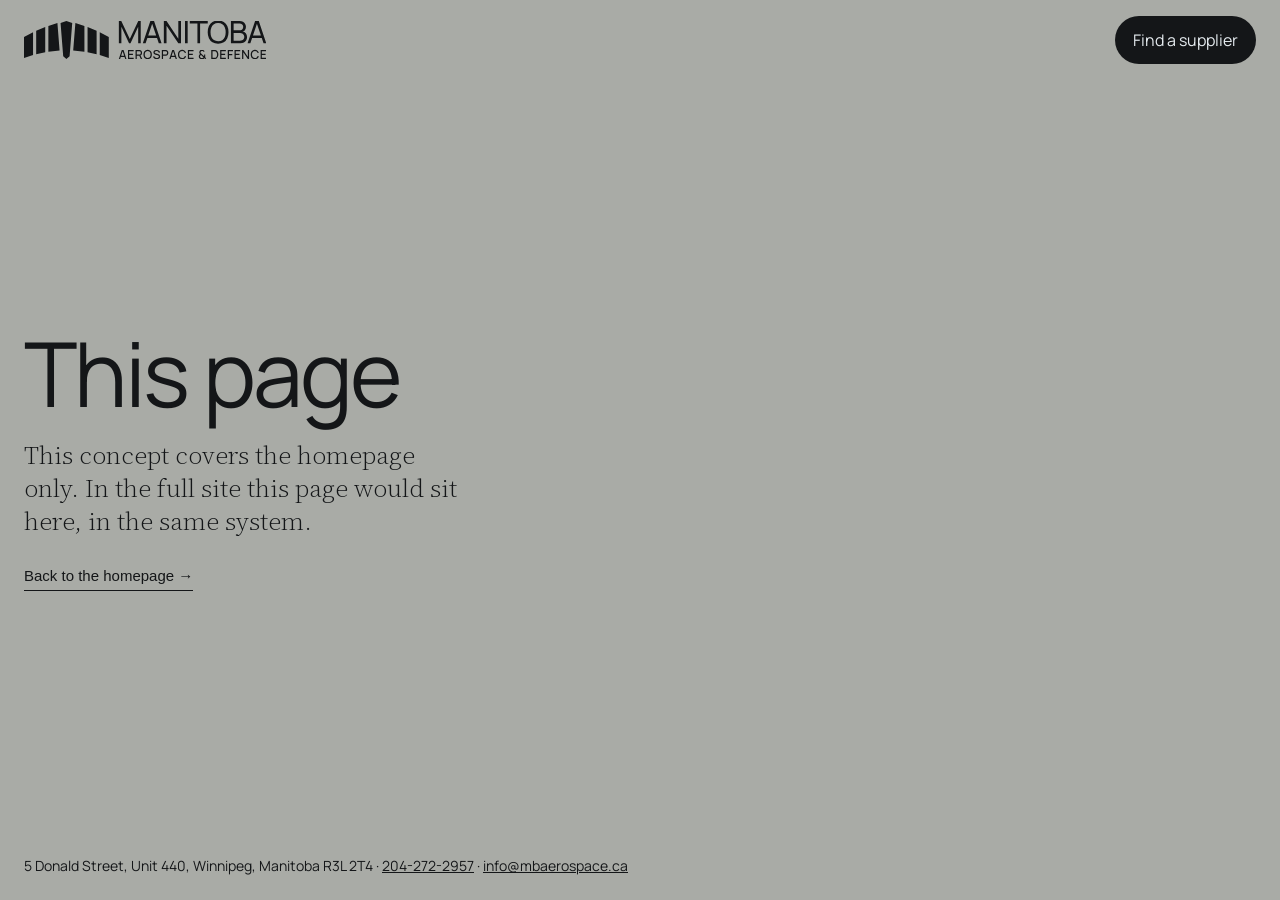
<file: concept-3/stub.html>
<!doctype html>
<html lang="en-CA"><head><meta charset="utf-8"><meta name="viewport" content="width=device-width, initial-scale=1"><meta name="robots" content="noindex">
<title>Manitoba Aerospace &amp; Defence</title>
<link rel="icon" href="logo/mark.svg" type="image/svg+xml">
<style>
@font-face{font-family:"Manrope";src:url(fonts/Manrope-var.woff2) format("woff2");font-weight:200 800;font-display:swap}
@font-face{font-family:"Source Serif 4";src:url(fonts/SourceSerif4-light.woff2) format("woff2");font-weight:300;font-display:swap}
:root{--carbon:#141618;--titanium:#A9ABA6;--frost:#E5EBEF;--hot:#DA6F2A;--m:24px}
*{box-sizing:border-box}
body{margin:0;min-height:100svh;background:var(--titanium);color:var(--carbon);font:400 16px/1.5 "SF Pro Text",-apple-system,"Manrope",sans-serif;display:flex;flex-direction:column;justify-content:space-between;padding:16px var(--m) var(--m);-webkit-font-smoothing:antialiased}
header{display:flex;justify-content:space-between;align-items:center}
.brand{height:38px;display:block}.brand svg{height:100%;width:auto;display:block}
a{color:inherit}
.pill{font:500 14px/1 inherit;text-decoration:none;border-radius:999px;padding:12px 18px;background:var(--carbon);color:var(--frost);white-space:nowrap}
h1{font:400 clamp(44px,7vw,108px)/.92 "Manrope",sans-serif;letter-spacing:-.03em;margin:0 0 24px;text-wrap:balance}
p{font:300 clamp(20px,2vw,28px)/1.3 "Source Serif 4",Georgia,serif;max-width:34ch;margin:0 0 24px}
.back{font:500 15px/1.3 "SF Pro Text",-apple-system,sans-serif;text-decoration:none;border-bottom:1px solid currentColor;padding:6px 0}
footer{font-size:14px}
:focus-visible{outline:2px solid var(--hot);outline-offset:3px}
@media (max-width:600px){:root{--m:16px}.brand{height:28px}}
</style></head><body>
<svg width="0" height="0" style="position:absolute" aria-hidden="true"><symbol id="wm" viewBox="0 0 9500.1 1440.0"><path fill="currentColor" transform="translate(-140.0 0)" d="M140.0 1440V0H296.53466796875L845.06689453125 1159.730224609375L1390.399169921875 0.0H1549.067138671875V1438.933349609375H1385.732421875V378.403076171875L892.000244140625 1440.0H797.06689453125L303.334716796875 378.403076171875V1440.0Z M1685.0 1440 2169.79931640625 0.0H2407.2685546875L2892.06787109375 1440.0H2713.399658203125L2258.46728515625 99.60107421875H2314.73388671875L1863.668212890625 1440.0ZM1914.8671875 1100.533935546875V939.33251953125H2662.0673828125V1100.533935546875Z M3038.0 1440V0H3211.6015625L3970.932861328125 1135.997314453125V0.0H4144.534423828125V1440.0H3970.932861328125L3211.6015625 302.93603515625V1440.0Z M4401.0 1440V0H4572.73486328125V1440.0Z M5202.466064453125 1440.0V163.334716796875H4709.0V0H5867.6669921875V163.334716796875H5374.200927734375V1440.0Z M6534.26708984375 1470.0Q6318.8004150390625 1470.0 6169.233642578125 1374.933349609375Q6019.6668701171875 1279.86669921875 5941.833435058594 1110.86669921875Q5864.0 941.86669921875 5864.0 720Q5864.0 498.13330078125 5941.833435058594 329.13330078125Q6019.6668701171875 160.13330078125 6169.233642578125 65.066650390625Q6318.8004150390625 -30.0 6534.26708984375 -30.0Q6749.7337646484375 -30.0 6899.300537109375 65.066650390625Q7048.8673095703125 160.13330078125 7126.700744628906 329.13330078125Q7204.5341796875 498.13330078125 7204.5341796875 720.0Q7204.5341796875 941.86669921875 7126.700744628906 1110.86669921875Q7048.8673095703125 1279.86669921875 6899.300537109375 1374.933349609375Q6749.7337646484375 1470.0 6534.26708984375 1470.0ZM6534.26708984375 1305.73193359375Q6696.86669921875 1306.665283203125 6805.199768066406 1232.5988159179688Q6913.5328369140625 1158.5323486328125 6967.832702636719 1026.2659912109375Q7022.132568359375 893.9996337890625 7022.132568359375 720.0Q7022.132568359375 546.0003662109375 6967.832702636719 414.40069580078125Q6913.5328369140625 282.801025390625 6805.199768066406 209.001220703125Q6696.86669921875 135.201416015625 6534.26708984375 134.26806640625Q6371.66748046875 133.334716796875 6263.867736816406 207.134521484375Q6156.0679931640625 280.934326171875 6101.768127441406 413.46734619140625Q6047.46826171875 546.0003662109375 6046.401611328125 720.0Q6045.3349609375 893.9996337890625 6099.634826660156 1025.3326416015625Q6153.9346923828125 1156.6656494140625 6262.801086425781 1230.7321166992188Q6371.66748046875 1304.798583984375 6534.26708984375 1305.73193359375Z M7361.0 1440V0H7921.000244140625Q8048.333984375 0.0 8139.6007080078125 52.4334716796875Q8230.867431640625 104.866943359375 8279.667358398438 190.9337158203125Q8328.46728515625 277.00048828125 8328.46728515625 377.333740234375Q8328.46728515625 494.6004638671875 8267.834045410156 582.8670043945312Q8207.200805664062 671.133544921875 8105.267578125 704.533447265625L8103.13427734375 655.60009765625Q8242.40087890625 693.199951171875 8320.034057617188 792.5999145507812Q8397.667236328125 891.9998779296875 8397.667236328125 1029.599609375Q8397.667236328125 1155.399658203125 8345.633972167969 1247.2664184570312Q8293.600708007812 1339.1331787109375 8197.400695800781 1389.5665893554688Q8101.20068359375 1440.0 7970.200439453125 1440.0ZM7534.6015625 1275.73193359375H7935.800537109375Q8016.9334716796875 1275.73193359375 8081.533142089844 1246.0986938476562Q8146.1328125 1216.4654541015625 8183.4326171875 1161.4323120117188Q8220.732421875 1106.399169921875 8220.732421875 1029.199462890625Q8220.732421875 955.2664794921875 8187.199279785156 895.8001098632812Q8153.6661376953125 836.333740234375 8094.0997314453125 801.1005859375Q8034.5333251953125 765.867431640625 7957.133544921875 765.867431640625H7534.6015625ZM7534.6015625 603.599365234375H7919.133544921875Q7983.7999267578125 603.599365234375 8036.599670410156 575.3328857421875Q8089.3994140625 547.06640625 8120.5325927734375 496.23333740234375Q8151.665771484375 445.4002685546875 8151.665771484375 376.933837890625Q8151.665771484375 282.13427734375 8086.932800292969 222.201171875Q8022.1998291015625 162.26806640625 7919.133544921875 162.26806640625H7534.6015625Z M8433.0 1440 8917.79931640625 0.0H9155.2685546875L9640.06787109375 1440.0H9461.399658203125L9006.46728515625 99.60107421875H9062.73388671875L8611.668212890625 1440.0ZM8662.8671875 1100.533935546875V939.33251953125H9410.0673828125V1100.533935546875Z"/></symbol><symbol id="lockup" viewBox="0 0 15610.5 2448.0"><g fill="currentColor" color="currentColor"><g transform="scale(4.04628)"><path fill="currentColor" d="M675.0 0.0L768.0 33.8L726.0 560.0L675.0 605.0L624.0 560.0L582.0 33.8ZM818.0 33.8L962.0 78.7L962.0 487.9L783.3 469.1ZM532.0 33.8L388.0 78.7L388.0 487.9L566.7 469.1ZM1012.0 96.9L1156.0 156.8L1156.0 527.5L1012.0 496.2ZM338.0 96.9L194.0 156.8L194.0 527.5L338.0 496.2ZM1206.0 180.1L1350.0 254.8L1350.0 587.2L1206.0 541.0ZM144.0 180.1L0.0 254.8L0.0 587.2L144.0 541.0Z"/></g><g transform="translate(6110.5 0)"><path transform="translate(-140.0 0)" d="M140.0 1440V0H296.53466796875L845.06689453125 1159.730224609375L1390.399169921875 0.0H1549.067138671875V1438.933349609375H1385.732421875V378.403076171875L892.000244140625 1440.0H797.06689453125L303.334716796875 378.403076171875V1440.0Z M1685.0 1440 2169.79931640625 0.0H2407.2685546875L2892.06787109375 1440.0H2713.399658203125L2258.46728515625 99.60107421875H2314.73388671875L1863.668212890625 1440.0ZM1914.8671875 1100.533935546875V939.33251953125H2662.0673828125V1100.533935546875Z M3038.0 1440V0H3211.6015625L3970.932861328125 1135.997314453125V0.0H4144.534423828125V1440.0H3970.932861328125L3211.6015625 302.93603515625V1440.0Z M4401.0 1440V0H4572.73486328125V1440.0Z M5202.466064453125 1440.0V163.334716796875H4709.0V0H5867.6669921875V163.334716796875H5374.200927734375V1440.0Z M6534.26708984375 1470.0Q6318.8004150390625 1470.0 6169.233642578125 1374.933349609375Q6019.6668701171875 1279.86669921875 5941.833435058594 1110.86669921875Q5864.0 941.86669921875 5864.0 720Q5864.0 498.13330078125 5941.833435058594 329.13330078125Q6019.6668701171875 160.13330078125 6169.233642578125 65.066650390625Q6318.8004150390625 -30.0 6534.26708984375 -30.0Q6749.7337646484375 -30.0 6899.300537109375 65.066650390625Q7048.8673095703125 160.13330078125 7126.700744628906 329.13330078125Q7204.5341796875 498.13330078125 7204.5341796875 720.0Q7204.5341796875 941.86669921875 7126.700744628906 1110.86669921875Q7048.8673095703125 1279.86669921875 6899.300537109375 1374.933349609375Q6749.7337646484375 1470.0 6534.26708984375 1470.0ZM6534.26708984375 1305.73193359375Q6696.86669921875 1306.665283203125 6805.199768066406 1232.5988159179688Q6913.5328369140625 1158.5323486328125 6967.832702636719 1026.2659912109375Q7022.132568359375 893.9996337890625 7022.132568359375 720.0Q7022.132568359375 546.0003662109375 6967.832702636719 414.40069580078125Q6913.5328369140625 282.801025390625 6805.199768066406 209.001220703125Q6696.86669921875 135.201416015625 6534.26708984375 134.26806640625Q6371.66748046875 133.334716796875 6263.867736816406 207.134521484375Q6156.0679931640625 280.934326171875 6101.768127441406 413.46734619140625Q6047.46826171875 546.0003662109375 6046.401611328125 720.0Q6045.3349609375 893.9996337890625 6099.634826660156 1025.3326416015625Q6153.9346923828125 1156.6656494140625 6262.801086425781 1230.7321166992188Q6371.66748046875 1304.798583984375 6534.26708984375 1305.73193359375Z M7361.0 1440V0H7921.000244140625Q8048.333984375 0.0 8139.6007080078125 52.4334716796875Q8230.867431640625 104.866943359375 8279.667358398438 190.9337158203125Q8328.46728515625 277.00048828125 8328.46728515625 377.333740234375Q8328.46728515625 494.6004638671875 8267.834045410156 582.8670043945312Q8207.200805664062 671.133544921875 8105.267578125 704.533447265625L8103.13427734375 655.60009765625Q8242.40087890625 693.199951171875 8320.034057617188 792.5999145507812Q8397.667236328125 891.9998779296875 8397.667236328125 1029.599609375Q8397.667236328125 1155.399658203125 8345.633972167969 1247.2664184570312Q8293.600708007812 1339.1331787109375 8197.400695800781 1389.5665893554688Q8101.20068359375 1440.0 7970.200439453125 1440.0ZM7534.6015625 1275.73193359375H7935.800537109375Q8016.9334716796875 1275.73193359375 8081.533142089844 1246.0986938476562Q8146.1328125 1216.4654541015625 8183.4326171875 1161.4323120117188Q8220.732421875 1106.399169921875 8220.732421875 1029.199462890625Q8220.732421875 955.2664794921875 8187.199279785156 895.8001098632812Q8153.6661376953125 836.333740234375 8094.0997314453125 801.1005859375Q8034.5333251953125 765.867431640625 7957.133544921875 765.867431640625H7534.6015625ZM7534.6015625 603.599365234375H7919.133544921875Q7983.7999267578125 603.599365234375 8036.599670410156 575.3328857421875Q8089.3994140625 547.06640625 8120.5325927734375 496.23333740234375Q8151.665771484375 445.4002685546875 8151.665771484375 376.933837890625Q8151.665771484375 282.13427734375 8086.932800292969 222.201171875Q8022.1998291015625 162.26806640625 7919.133544921875 162.26806640625H7534.6015625Z M8433.0 1440 8917.79931640625 0.0H9155.2685546875L9640.06787109375 1440.0H9461.399658203125L9006.46728515625 99.60107421875H9062.73388671875L8611.668212890625 1440.0ZM8662.8671875 1100.533935546875V939.33251953125H9410.0673828125V1100.533935546875Z"/><path transform="translate(-16.0 1872.0) scale(0.40000)" d="M40.0 1440 513.60205078125 0.0H793.1943359375L1266.79638671875 1440.0H1062.801025390625L623.59814453125 117.19677734375H678.79833984375L243.995361328125 1440.0ZM278.3984375 1110.398193359375V926.00244140625H1028.7978515625V1110.398193359375Z M1509.8428412543403 1440V0H2425.8413764105903V185.995849609375H1706.6382514105903V608.40283203125H2305.8413764105903V794.398681640625H1706.6382514105903V1254.004150390625H2425.8413764105903V1440.0Z M2728.6856825086807 1440V0H3305.4837782118057Q3326.4837782118057 0.0 3356.583448621962 1.5Q3386.683119032118 3.0 3414.2830946180557 8.0Q3533.282484266493 26.39990234375 3613.382337782118 89.19976806640625Q3693.482191297743 151.9996337890625 3733.4822523328994 247.2994384765625Q3773.4823133680557 342.5992431640625 3773.4823133680557 458.39892578125Q3773.4823133680557 628.5982666015625 3685.8824598524307 752.0979614257812Q3598.2826063368057 875.59765625 3425.4837782118057 906.397705078125L3347.0863172743057 916.7978515625H2925.4810926649307V1440.0ZM3576.6878797743057 1440.0 3292.6878797743057 854.0 3489.4828016493057 800.0 3801.4828016493057 1440.0ZM2925.4810926649307 730.802001953125H3298.2840711805557Q3317.6839735243057 730.802001953125 3342.083936903212 728.802001953125Q3366.483900282118 726.802001953125 3388.6839735243057 721.60205078125Q3454.8846571180557 706.2020263671875 3495.485304090712 664.9016723632812Q3536.085951063368 623.601318359375 3554.586378309462 568.900634765625Q3573.0868055555557 514.199951171875 3573.0868055555557 458.39892578125Q3573.0868055555557 402.597900390625 3554.586378309462 347.897216796875Q3536.085951063368 293.196533203125 3495.485304090712 251.89617919921875Q3454.8846571180557 210.5958251953125 3388.6839735243057 195.19580078125Q3366.483900282118 189.5958251953125 3342.083936903212 187.79583740234375Q3317.6839735243057 185.995849609375 3298.2840711805557 185.995849609375H2925.4810926649307Z M4681.727254231771 1470.0Q4466.127278645834 1470.0 4314.827596028646 1375.199951171875Q4163.527913411459 1280.39990234375 4084.02821858724 1111.39990234375Q4004.528523763021 942.39990234375 4004.528523763021 720Q4004.528523763021 497.60009765625 4084.02821858724 328.60009765625Q4163.527913411459 159.60009765625 4314.827596028646 64.800048828125Q4466.127278645834 -30.0 4681.727254231771 -30.0Q4897.327229817709 -30.0 5048.626912434896 64.800048828125Q5199.926595052084 159.60009765625 5279.426289876303 328.60009765625Q5358.925984700521 497.60009765625 5358.925984700521 720.0Q5358.925984700521 942.39990234375 5279.426289876303 1111.39990234375Q5199.926595052084 1280.39990234375 5048.626912434896 1375.199951171875Q4897.327229817709 1470.0 4681.727254231771 1470.0ZM4681.727254231771 1282.80419921875Q4837.928426106771 1284.004150390625 4941.929219563803 1213.2035522460938Q5045.930013020834 1142.4029541015625 5098.030415852865 1015.2020263671875Q5150.130818684896 888.0010986328125 5150.130818684896 720.0Q5150.130818684896 551.9989013671875 5098.030415852865 425.79791259765625Q5045.930013020834 299.596923828125 4941.929219563803 228.996337890625Q4837.928426106771 158.395751953125 4681.727254231771 157.19580078125Q4525.526082356771 155.995849609375 4421.925313313803 226.596435546875Q4318.324544270834 297.197021484375 4266.224141438803 424.59796142578125Q4214.123738606771 551.9989013671875 4213.323689778646 720.0Q4212.523640950521 888.0010986328125 4264.624043782553 1014.0020751953125Q4316.724446614584 1140.0030517578125 4421.125264485678 1210.8036499023438Q4525.526082356771 1281.604248046875 4681.727254231771 1282.80419921875Z M6138.969753689236 1470.0Q5984.570095486111 1470.0 5860.870388454861 1417.1002197265625Q5737.170681423611 1364.200439453125 5657.070827907986 1266.1008911132812Q5576.970974392361 1168.0013427734375 5553.370876736111 1032.802001953125L5757.365993923611 1001.20263671875Q5790.966213650174 1134.80322265625 5898.167019314236 1209.4036865234375Q6005.367824978299 1284.004150390625 6149.769314236111 1284.004150390625Q6240.370754665799 1284.004150390625 6315.771511501736 1255.4036865234375Q6391.172268337674 1226.80322265625 6436.272549099393 1173.2024536132812Q6481.372829861111 1119.6016845703125 6481.372829861111 1044.80078125Q6481.372829861111 1002.3995361328125 6466.67232937283 970.4988403320312Q6451.971828884549 938.59814453125 6426.371181911893 915.5978393554688Q6400.770534939236 892.5975341796875 6366.270107693143 875.7974853515625Q6331.769680447049 858.9974365234375 6292.569851345486 847.197509765625L5924.170193142361 737.99755859375Q5867.769314236111 721.5972900390625 5811.869289822049 695.197021484375Q5755.969265407986 668.7967529296875 5710.369656032986 627.396728515625Q5664.770046657986 585.9967041015625 5637.070461697049 525.4971313476562Q5609.370876736111 464.99755859375 5609.370876736111 380.398681640625Q5609.370876736111 249.3995361328125 5676.970547146268 157.59979248046875Q5744.570217556424 65.800048828125 5860.169826931424 18.20001220703125Q5975.769436306424 -29.4000244140625 6120.169216579861 -28.800048828125Q6265.969021267361 -27.60009765625 6380.968899197049 22.5999755859375Q6495.968777126736 72.800048828125 6571.968594021268 166.7000732421875Q6647.968410915799 260.60009765625 6676.167995876736 392.39990234375L6466.173122829861 428.799072265625Q6450.973171657986 344.7982177734375 6401.172756618924 284.19744873046875Q6351.372341579861 223.5966796875 6277.671474880643 190.9962158203125Q6203.970608181424 158.395751953125 6117.769314236111 157.19580078125Q6034.168117947049 155.995849609375 5966.067409939236 183.29632568359375Q5897.966701931424 210.5968017578125 5857.466396755643 259.197509765625Q5816.966091579861 307.7982177734375 5816.966091579861 371.198974609375Q5816.966091579861 433.7999267578125 5852.966518825955 472.1004638671875Q5888.966946072049 510.4010009765625 5942.167507595486 532.6012573242188Q5995.368069118924 554.801513671875 6047.368435329861 569.20166015625L6316.569607204861 646.002197265625Q6365.369167751736 659.402099609375 6428.168850368924 682.7020263671875Q6490.968532986111 706.001953125 6549.868313259549 748.1018676757812Q6608.768093532986 790.2017822265625 6647.267971462674 859.0016479492188Q6685.767849392361 927.801513671875 6685.767849392361 1032.80126953125Q6685.767849392361 1139.6007080078125 6642.668178982205 1221.5004272460938Q6599.568508572049 1303.400146484375 6523.968899197049 1358.5000610351562Q6448.369289822049 1413.5999755859375 6349.469570583768 1441.7999877929688Q6250.569851345486 1470.0 6138.969753689236 1470.0Z M6960.214206271701 1440V0H7537.012301974826Q7558.012301974826 0.0 7588.111972384982 1.5Q7618.211642795139 3.0 7645.811618381076 8.0Q7764.811008029514 26.39990234375 7844.910861545139 89.19976806640625Q7925.010715060764 151.9996337890625 7965.01077609592 247.2994384765625Q8005.010837131076 342.5992431640625 8005.010837131076 458.39892578125Q8005.010837131076 574.1986083984375 7964.710788302951 669.4984130859375Q7924.410739474826 764.7982177734375 7844.310885959201 827.5980834960938Q7764.211032443576 890.39794921875 7645.811618381076 908.7978515625Q7618.211642795139 912.7978515625 7587.811984592014 914.7978515625Q7557.412326388889 916.7978515625 7537.012301974826 916.7978515625H7157.009616427951V1440.0ZM7157.009616427951 730.802001953125H7529.812594943576Q7549.212497287326 730.802001953125 7573.612460666232 728.802001953125Q7598.012424045139 726.802001953125 7620.212497287326 721.60205078125Q7686.413180881076 706.2020263671875 7727.013827853732 664.9016723632812Q7767.614474826389 623.601318359375 7786.114902072482 568.900634765625Q7804.615329318576 514.199951171875 7804.615329318576 458.39892578125Q7804.615329318576 402.597900390625 7786.114902072482 347.897216796875Q7767.614474826389 293.196533203125 7727.013827853732 251.89617919921875Q7686.413180881076 210.5958251953125 7620.212497287326 195.19580078125Q7598.012424045139 189.5958251953125 7573.612460666232 187.79583740234375Q7549.212497287326 185.995849609375 7529.812594943576 185.995849609375H7157.009616427951Z M8168.057047526041 1440 8641.659098307291 0.0H8921.251383463541L9394.853434244791 1440.0H9190.858072916666L8751.655192057291 117.19677734375H8806.855387369791L8372.052408854166 1440.0ZM8406.455485026041 1110.398193359375V926.00244140625H9156.854899088541V1110.398193359375Z M10235.098619249131 1470.0Q10019.498643663193 1470.0 9868.198961046006 1375.199951171875Q9716.899278428818 1280.39990234375 9637.3995836046 1111.39990234375Q9557.899888780381 942.39990234375 9557.899888780381 720Q9557.899888780381 497.60009765625 9637.3995836046 328.60009765625Q9716.899278428818 159.60009765625 9868.198961046006 64.800048828125Q10019.498643663193 -30.0 10235.098619249131 -30.0Q10484.698716905381 -30.0 10647.398362901475 96.40020751953125Q10810.098008897568 222.8004150390625 10873.097642686631 436.400634765625L10673.502183702256 489.999267578125Q10630.301988389756 334.997802734375 10520.701097276475 246.0968017578125Q10411.100206163193 157.19580078125 10235.098619249131 157.19580078125Q10078.897447374131 157.19580078125 9974.996690538193 227.79638671875Q9871.095933702256 298.39697265625 9818.695543077256 425.19793701171875Q9766.295152452256 551.9989013671875 9765.495103624131 720.0Q9764.695054796006 888.0010986328125 9817.095445421006 1014.60205078125Q9869.495836046006 1141.2030029296875 9974.196641710068 1212.0036010742188Q10078.897447374131 1282.80419921875 10235.098619249131 1282.80419921875Q10411.100206163193 1282.80419921875 10520.701097276475 1193.4031982421875Q10630.301988389756 1104.002197265625 10673.502183702256 950.000732421875L10873.097642686631 1003.599365234375Q10810.098008897568 1217.1995849609375 10647.398362901475 1343.5997924804688Q10484.698716905381 1470.0 10235.098619249131 1470.0Z M11155.74273003472 1440V0H12071.74126519097V185.995849609375H11352.53814019097V608.40283203125H11951.74126519097V794.398681640625H11352.53814019097V1254.004150390625H12071.74126519097V1440.0Z M13428.22772894965 1470.0Q13307.827704535588 1470.0 13203.22791205512 1434.800048828125Q13098.62811957465 1399.60009765625 13028.2282172309 1324.000244140625Q12973.028388129338 1263.4005126953125 12946.72840033637 1190.400634765625Q12920.4284125434 1117.4007568359375 12917.4284125434 1034.801025390625Q12917.028388129338 954.8013916015625 12940.62830268012 878.5015258789062Q12964.2282172309 802.20166015625 13014.62811957465 742.8017578125Q13038.828559027776 713.201171875 13068.429206000432 692.1008911132812Q13098.029852973088 671.0006103515625 13128.6305609809 654.800537109375Q13062.229804144963 583.199951171875 13027.829352484807 519.0997314453125Q12993.42890082465 454.99951171875 12993.42890082465 365.598876953125Q12993.42890082465 246.1995849609375 13055.928351508244 149.79998779296875Q13118.427802191838 53.400390625 13227.42694769965 9.600341796875Q13278.42694769965 -11.599853515625 13331.427008734807 -19.5999755859375Q13384.427069769963 -27.60009765625 13435.427191840276 -27.60009765625Q13523.626532660588 -27.60009765625 13606.426093207463 -2.10040283203125Q13689.225653754338 23.3992919921875 13747.82538519965 79.99853515625Q13785.625311957463 113.59814453125 13812.525397406682 156.79779052734375Q13839.4254828559 199.9974365234375 13853.825629340276 245.59716796875L13660.630316840276 292.396728515625Q13643.0299750434 243.1962890625 13601.82929144965 209.196044921875Q13567.828925238713 179.7960205078125 13523.02851019965 169.09588623046875Q13478.228095160588 158.395751953125 13433.827582465276 158.395751953125Q13360.02655707465 158.395751953125 13301.02558051215 186.396240234375Q13247.225043402776 212.5965576171875 13220.524726019963 257.99725341796875Q13193.82440863715 303.39794921875 13193.82440863715 366.398681640625Q13193.82440863715 421.5992431640625 13213.024481879338 455.99969482421875Q13232.224555121526 490.400146484375 13265.0250922309 528.40087890625Q13284.825263129338 550.0010986328125 13311.325324164494 574.2011108398438Q13337.82538519965 598.401123046875 13365.82538519965 624.401123046875L13771.0299750434 1000.805419921875Q13773.430121527776 977.405029296875 13774.2301703559 952.2048950195312Q13775.030219184026 927.0047607421875 13775.030219184026 903.6044921875L13774.2301703559 711.602783203125H13951.826605902776V953.600830078125Q13951.826605902776 1019.60205078125 13947.626471625432 1069.9020385742188Q13943.426337348088 1120.2020263671875 13934.2262641059 1152.802001953125L14115.826605902776 1320.40234375L13988.229437934026 1456.79931640625L13840.228461371526 1316.3984375Q13797.229315863713 1361.7982177734375 13741.329840766057 1393.7984008789062Q13685.4303656684 1425.798583984375 13629.0309516059 1441.598876953125Q13579.430487738713 1458.3995361328125 13529.42957221137 1464.1997680664062Q13479.428656684026 1470.0 13428.22772894965 1470.0ZM13433.82733832465 1281.604248046875Q13477.228583441838 1281.604248046875 13513.429511176213 1276.6040649414062Q13549.630438910588 1271.6038818359375 13583.031195746526 1256.80322265625Q13627.431952582463 1237.6024169921875 13653.731940375432 1218.3019409179688Q13680.0319281684 1199.00146484375 13697.8317328559 1181.601318359375L13276.227484809026 795.197509765625Q13242.826727973088 806.59765625 13214.325995551213 825.197998046875Q13185.825263129338 843.79833984375 13165.424750434026 868.39892578125Q13141.424262152776 898.7994384765625 13129.424079047307 938.8001098632812Q13117.423895941838 978.80078125 13117.8239203559 1024.4013671875Q13118.623969184026 1074.2017822265625 13134.124091254338 1114.90234375Q13149.62421332465 1155.6029052734375 13176.6247016059 1187.603271484375Q13218.025214301213 1237.2037353515625 13290.825812445744 1259.4039916992188Q13363.626410590276 1281.604248046875 13433.82733832465 1281.604248046875Z M14924.11409505208 1440V0H15372.51302083333Q15393.113240559893 0.0 15447.713338216143 1.0Q15502.313435872393 2.0 15552.51350911458 8.800048828125Q15720.513142903643 30.60009765625 15834.912740071612 130.2000732421875Q15949.31233723958 229.800048828125 16007.51204427083 383.20001220703125Q16065.71175130208 536.5999755859375 16065.71175130208 720.0Q16065.71175130208 903.800048828125 16007.51204427083 1057.2000122070312Q15949.31233723958 1210.5999755859375 15834.912740071612 1309.9999389648438Q15720.513142903643 1409.39990234375 15552.51350911458 1431.199951171875Q15502.713460286455 1437.5999755859375 15447.513326009112 1438.7999877929688Q15392.313191731768 1440.0 15372.51302083333 1440.0ZM15125.709554036455 1252.80419921875H15372.51302083333Q15407.913533528643 1252.80419921875 15454.913594563799 1250.7041625976562Q15501.913655598955 1248.6041259765625 15537.313557942705 1242.004150390625Q15650.514729817705 1221.0040283203125 15720.815388997393 1145.4036254882812Q15791.11604817708 1069.80322265625 15824.016316731768 958.6023559570312Q15856.916585286455 847.4014892578125 15856.916585286455 720.0Q15856.916585286455 589.5986328125 15823.41634114583 478.39776611328125Q15789.916097005205 367.1968994140625 15719.315450032549 292.79644775390625Q15648.714803059893 218.39599609375 15537.313557942705 197.995849609375Q15501.913655598955 190.7958984375 15454.313557942705 188.995849609375Q15406.713460286455 187.19580078125 15372.51302083333 187.19580078125H15125.709554036455Z M16360.95693630642 1440V0H17276.955471462672V185.995849609375H16557.752346462672V608.40283203125H17156.955471462672V794.398681640625H16557.752346462672V1254.004150390625H17276.955471462672V1440.0Z M17579.799777560762 1440V0H18427.797824435762V196.79541015625H17776.595187717012V621.602294921875H18307.797824435762V818.397705078125H17776.595187717012V1440.0Z M18670.6426188151 1440V0H19586.64115397135V185.995849609375H18867.43802897135V608.40283203125H19466.64115397135V794.398681640625H18867.43802897135V1254.004150390625H19586.64115397135V1440.0Z M19889.48546006944 1440V0H20088.68077256944L20814.686876085067 1092.008056640625V0.0H21013.882188585067V1440.0H20814.686876085067L20088.68077256944 347.19189453125V1440.0Z M21953.52703179253 1470.0Q21737.927056206594 1470.0 21586.627373589406 1375.199951171875Q21435.32769097222 1280.39990234375 21355.827996148 1111.39990234375Q21276.32830132378 942.39990234375 21276.32830132378 720Q21276.32830132378 497.60009765625 21355.827996148 328.60009765625Q21435.32769097222 159.60009765625 21586.627373589406 64.800048828125Q21737.927056206594 -30.0 21953.52703179253 -30.0Q22203.12712944878 -30.0 22365.826775444875 96.40020751953125Q22528.52642144097 222.8004150390625 22591.52605523003 436.400634765625L22391.930596245656 489.999267578125Q22348.730400933156 334.997802734375 22239.129509819875 246.0968017578125Q22129.528618706594 157.19580078125 21953.52703179253 157.19580078125Q21797.32585991753 157.19580078125 21693.425103081594 227.79638671875Q21589.524346245656 298.39697265625 21537.123955620656 425.19793701171875Q21484.723564995656 551.9989013671875 21483.92351616753 720.0Q21483.123467339406 888.0010986328125 21535.523857964406 1014.60205078125Q21587.924248589406 1141.2030029296875 21692.62505425347 1212.0036010742188Q21797.32585991753 1282.80419921875 21953.52703179253 1282.80419921875Q22129.528618706594 1282.80419921875 22239.129509819875 1193.4031982421875Q22348.730400933156 1104.002197265625 22391.930596245656 950.000732421875L22591.52605523003 1003.599365234375Q22528.52642144097 1217.1995849609375 22365.826775444875 1343.5997924804688Q22203.12712944878 1470.0 21953.52703179253 1470.0Z M22874.17114257812 1440V0H23790.16967773437V185.995849609375H23070.96655273437V608.40283203125H23670.16967773437V794.398681640625H23070.96655273437V1254.004150390625H23790.16967773437V1440.0Z"/></g></g></symbol><symbol id="stacked" viewBox="0 0 9500.1 5270.4"><g fill="currentColor" color="currentColor"><g transform="translate(2565.0 0) scale(3.23706)"><path fill="currentColor" d="M675.0 0.0L768.0 33.8L726.0 560.0L675.0 605.0L624.0 560.0L582.0 33.8ZM818.0 33.8L962.0 78.7L962.0 487.9L783.3 469.1ZM532.0 33.8L388.0 78.7L388.0 487.9L566.7 469.1ZM1012.0 96.9L1156.0 156.8L1156.0 527.5L1012.0 496.2ZM338.0 96.9L194.0 156.8L194.0 527.5L338.0 496.2ZM1206.0 180.1L1350.0 254.8L1350.0 587.2L1206.0 541.0ZM144.0 180.1L0.0 254.8L0.0 587.2L144.0 541.0Z"/></g><g transform="translate(0 2822.4)"><path transform="translate(-140.0 0)" d="M140.0 1440V0H296.53466796875L845.06689453125 1159.730224609375L1390.399169921875 0.0H1549.067138671875V1438.933349609375H1385.732421875V378.403076171875L892.000244140625 1440.0H797.06689453125L303.334716796875 378.403076171875V1440.0Z M1685.0 1440 2169.79931640625 0.0H2407.2685546875L2892.06787109375 1440.0H2713.399658203125L2258.46728515625 99.60107421875H2314.73388671875L1863.668212890625 1440.0ZM1914.8671875 1100.533935546875V939.33251953125H2662.0673828125V1100.533935546875Z M3038.0 1440V0H3211.6015625L3970.932861328125 1135.997314453125V0.0H4144.534423828125V1440.0H3970.932861328125L3211.6015625 302.93603515625V1440.0Z M4401.0 1440V0H4572.73486328125V1440.0Z M5202.466064453125 1440.0V163.334716796875H4709.0V0H5867.6669921875V163.334716796875H5374.200927734375V1440.0Z M6534.26708984375 1470.0Q6318.8004150390625 1470.0 6169.233642578125 1374.933349609375Q6019.6668701171875 1279.86669921875 5941.833435058594 1110.86669921875Q5864.0 941.86669921875 5864.0 720Q5864.0 498.13330078125 5941.833435058594 329.13330078125Q6019.6668701171875 160.13330078125 6169.233642578125 65.066650390625Q6318.8004150390625 -30.0 6534.26708984375 -30.0Q6749.7337646484375 -30.0 6899.300537109375 65.066650390625Q7048.8673095703125 160.13330078125 7126.700744628906 329.13330078125Q7204.5341796875 498.13330078125 7204.5341796875 720.0Q7204.5341796875 941.86669921875 7126.700744628906 1110.86669921875Q7048.8673095703125 1279.86669921875 6899.300537109375 1374.933349609375Q6749.7337646484375 1470.0 6534.26708984375 1470.0ZM6534.26708984375 1305.73193359375Q6696.86669921875 1306.665283203125 6805.199768066406 1232.5988159179688Q6913.5328369140625 1158.5323486328125 6967.832702636719 1026.2659912109375Q7022.132568359375 893.9996337890625 7022.132568359375 720.0Q7022.132568359375 546.0003662109375 6967.832702636719 414.40069580078125Q6913.5328369140625 282.801025390625 6805.199768066406 209.001220703125Q6696.86669921875 135.201416015625 6534.26708984375 134.26806640625Q6371.66748046875 133.334716796875 6263.867736816406 207.134521484375Q6156.0679931640625 280.934326171875 6101.768127441406 413.46734619140625Q6047.46826171875 546.0003662109375 6046.401611328125 720.0Q6045.3349609375 893.9996337890625 6099.634826660156 1025.3326416015625Q6153.9346923828125 1156.6656494140625 6262.801086425781 1230.7321166992188Q6371.66748046875 1304.798583984375 6534.26708984375 1305.73193359375Z M7361.0 1440V0H7921.000244140625Q8048.333984375 0.0 8139.6007080078125 52.4334716796875Q8230.867431640625 104.866943359375 8279.667358398438 190.9337158203125Q8328.46728515625 277.00048828125 8328.46728515625 377.333740234375Q8328.46728515625 494.6004638671875 8267.834045410156 582.8670043945312Q8207.200805664062 671.133544921875 8105.267578125 704.533447265625L8103.13427734375 655.60009765625Q8242.40087890625 693.199951171875 8320.034057617188 792.5999145507812Q8397.667236328125 891.9998779296875 8397.667236328125 1029.599609375Q8397.667236328125 1155.399658203125 8345.633972167969 1247.2664184570312Q8293.600708007812 1339.1331787109375 8197.400695800781 1389.5665893554688Q8101.20068359375 1440.0 7970.200439453125 1440.0ZM7534.6015625 1275.73193359375H7935.800537109375Q8016.9334716796875 1275.73193359375 8081.533142089844 1246.0986938476562Q8146.1328125 1216.4654541015625 8183.4326171875 1161.4323120117188Q8220.732421875 1106.399169921875 8220.732421875 1029.199462890625Q8220.732421875 955.2664794921875 8187.199279785156 895.8001098632812Q8153.6661376953125 836.333740234375 8094.0997314453125 801.1005859375Q8034.5333251953125 765.867431640625 7957.133544921875 765.867431640625H7534.6015625ZM7534.6015625 603.599365234375H7919.133544921875Q7983.7999267578125 603.599365234375 8036.599670410156 575.3328857421875Q8089.3994140625 547.06640625 8120.5325927734375 496.23333740234375Q8151.665771484375 445.4002685546875 8151.665771484375 376.933837890625Q8151.665771484375 282.13427734375 8086.932800292969 222.201171875Q8022.1998291015625 162.26806640625 7919.133544921875 162.26806640625H7534.6015625Z M8433.0 1440 8917.79931640625 0.0H9155.2685546875L9640.06787109375 1440.0H9461.399658203125L9006.46728515625 99.60107421875H9062.73388671875L8611.668212890625 1440.0ZM8662.8671875 1100.533935546875V939.33251953125H9410.0673828125V1100.533935546875Z"/><path transform="translate(-16.0 1872.0) scale(0.40000)" d="M40.0 1440 513.60205078125 0.0H793.1943359375L1266.79638671875 1440.0H1062.801025390625L623.59814453125 117.19677734375H678.79833984375L243.995361328125 1440.0ZM278.3984375 1110.398193359375V926.00244140625H1028.7978515625V1110.398193359375Z M1509.8428412543403 1440V0H2425.8413764105903V185.995849609375H1706.6382514105903V608.40283203125H2305.8413764105903V794.398681640625H1706.6382514105903V1254.004150390625H2425.8413764105903V1440.0Z M2728.6856825086807 1440V0H3305.4837782118057Q3326.4837782118057 0.0 3356.583448621962 1.5Q3386.683119032118 3.0 3414.2830946180557 8.0Q3533.282484266493 26.39990234375 3613.382337782118 89.19976806640625Q3693.482191297743 151.9996337890625 3733.4822523328994 247.2994384765625Q3773.4823133680557 342.5992431640625 3773.4823133680557 458.39892578125Q3773.4823133680557 628.5982666015625 3685.8824598524307 752.0979614257812Q3598.2826063368057 875.59765625 3425.4837782118057 906.397705078125L3347.0863172743057 916.7978515625H2925.4810926649307V1440.0ZM3576.6878797743057 1440.0 3292.6878797743057 854.0 3489.4828016493057 800.0 3801.4828016493057 1440.0ZM2925.4810926649307 730.802001953125H3298.2840711805557Q3317.6839735243057 730.802001953125 3342.083936903212 728.802001953125Q3366.483900282118 726.802001953125 3388.6839735243057 721.60205078125Q3454.8846571180557 706.2020263671875 3495.485304090712 664.9016723632812Q3536.085951063368 623.601318359375 3554.586378309462 568.900634765625Q3573.0868055555557 514.199951171875 3573.0868055555557 458.39892578125Q3573.0868055555557 402.597900390625 3554.586378309462 347.897216796875Q3536.085951063368 293.196533203125 3495.485304090712 251.89617919921875Q3454.8846571180557 210.5958251953125 3388.6839735243057 195.19580078125Q3366.483900282118 189.5958251953125 3342.083936903212 187.79583740234375Q3317.6839735243057 185.995849609375 3298.2840711805557 185.995849609375H2925.4810926649307Z M4681.727254231771 1470.0Q4466.127278645834 1470.0 4314.827596028646 1375.199951171875Q4163.527913411459 1280.39990234375 4084.02821858724 1111.39990234375Q4004.528523763021 942.39990234375 4004.528523763021 720Q4004.528523763021 497.60009765625 4084.02821858724 328.60009765625Q4163.527913411459 159.60009765625 4314.827596028646 64.800048828125Q4466.127278645834 -30.0 4681.727254231771 -30.0Q4897.327229817709 -30.0 5048.626912434896 64.800048828125Q5199.926595052084 159.60009765625 5279.426289876303 328.60009765625Q5358.925984700521 497.60009765625 5358.925984700521 720.0Q5358.925984700521 942.39990234375 5279.426289876303 1111.39990234375Q5199.926595052084 1280.39990234375 5048.626912434896 1375.199951171875Q4897.327229817709 1470.0 4681.727254231771 1470.0ZM4681.727254231771 1282.80419921875Q4837.928426106771 1284.004150390625 4941.929219563803 1213.2035522460938Q5045.930013020834 1142.4029541015625 5098.030415852865 1015.2020263671875Q5150.130818684896 888.0010986328125 5150.130818684896 720.0Q5150.130818684896 551.9989013671875 5098.030415852865 425.79791259765625Q5045.930013020834 299.596923828125 4941.929219563803 228.996337890625Q4837.928426106771 158.395751953125 4681.727254231771 157.19580078125Q4525.526082356771 155.995849609375 4421.925313313803 226.596435546875Q4318.324544270834 297.197021484375 4266.224141438803 424.59796142578125Q4214.123738606771 551.9989013671875 4213.323689778646 720.0Q4212.523640950521 888.0010986328125 4264.624043782553 1014.0020751953125Q4316.724446614584 1140.0030517578125 4421.125264485678 1210.8036499023438Q4525.526082356771 1281.604248046875 4681.727254231771 1282.80419921875Z M6138.969753689236 1470.0Q5984.570095486111 1470.0 5860.870388454861 1417.1002197265625Q5737.170681423611 1364.200439453125 5657.070827907986 1266.1008911132812Q5576.970974392361 1168.0013427734375 5553.370876736111 1032.802001953125L5757.365993923611 1001.20263671875Q5790.966213650174 1134.80322265625 5898.167019314236 1209.4036865234375Q6005.367824978299 1284.004150390625 6149.769314236111 1284.004150390625Q6240.370754665799 1284.004150390625 6315.771511501736 1255.4036865234375Q6391.172268337674 1226.80322265625 6436.272549099393 1173.2024536132812Q6481.372829861111 1119.6016845703125 6481.372829861111 1044.80078125Q6481.372829861111 1002.3995361328125 6466.67232937283 970.4988403320312Q6451.971828884549 938.59814453125 6426.371181911893 915.5978393554688Q6400.770534939236 892.5975341796875 6366.270107693143 875.7974853515625Q6331.769680447049 858.9974365234375 6292.569851345486 847.197509765625L5924.170193142361 737.99755859375Q5867.769314236111 721.5972900390625 5811.869289822049 695.197021484375Q5755.969265407986 668.7967529296875 5710.369656032986 627.396728515625Q5664.770046657986 585.9967041015625 5637.070461697049 525.4971313476562Q5609.370876736111 464.99755859375 5609.370876736111 380.398681640625Q5609.370876736111 249.3995361328125 5676.970547146268 157.59979248046875Q5744.570217556424 65.800048828125 5860.169826931424 18.20001220703125Q5975.769436306424 -29.4000244140625 6120.169216579861 -28.800048828125Q6265.969021267361 -27.60009765625 6380.968899197049 22.5999755859375Q6495.968777126736 72.800048828125 6571.968594021268 166.7000732421875Q6647.968410915799 260.60009765625 6676.167995876736 392.39990234375L6466.173122829861 428.799072265625Q6450.973171657986 344.7982177734375 6401.172756618924 284.19744873046875Q6351.372341579861 223.5966796875 6277.671474880643 190.9962158203125Q6203.970608181424 158.395751953125 6117.769314236111 157.19580078125Q6034.168117947049 155.995849609375 5966.067409939236 183.29632568359375Q5897.966701931424 210.5968017578125 5857.466396755643 259.197509765625Q5816.966091579861 307.7982177734375 5816.966091579861 371.198974609375Q5816.966091579861 433.7999267578125 5852.966518825955 472.1004638671875Q5888.966946072049 510.4010009765625 5942.167507595486 532.6012573242188Q5995.368069118924 554.801513671875 6047.368435329861 569.20166015625L6316.569607204861 646.002197265625Q6365.369167751736 659.402099609375 6428.168850368924 682.7020263671875Q6490.968532986111 706.001953125 6549.868313259549 748.1018676757812Q6608.768093532986 790.2017822265625 6647.267971462674 859.0016479492188Q6685.767849392361 927.801513671875 6685.767849392361 1032.80126953125Q6685.767849392361 1139.6007080078125 6642.668178982205 1221.5004272460938Q6599.568508572049 1303.400146484375 6523.968899197049 1358.5000610351562Q6448.369289822049 1413.5999755859375 6349.469570583768 1441.7999877929688Q6250.569851345486 1470.0 6138.969753689236 1470.0Z M6960.214206271701 1440V0H7537.012301974826Q7558.012301974826 0.0 7588.111972384982 1.5Q7618.211642795139 3.0 7645.811618381076 8.0Q7764.811008029514 26.39990234375 7844.910861545139 89.19976806640625Q7925.010715060764 151.9996337890625 7965.01077609592 247.2994384765625Q8005.010837131076 342.5992431640625 8005.010837131076 458.39892578125Q8005.010837131076 574.1986083984375 7964.710788302951 669.4984130859375Q7924.410739474826 764.7982177734375 7844.310885959201 827.5980834960938Q7764.211032443576 890.39794921875 7645.811618381076 908.7978515625Q7618.211642795139 912.7978515625 7587.811984592014 914.7978515625Q7557.412326388889 916.7978515625 7537.012301974826 916.7978515625H7157.009616427951V1440.0ZM7157.009616427951 730.802001953125H7529.812594943576Q7549.212497287326 730.802001953125 7573.612460666232 728.802001953125Q7598.012424045139 726.802001953125 7620.212497287326 721.60205078125Q7686.413180881076 706.2020263671875 7727.013827853732 664.9016723632812Q7767.614474826389 623.601318359375 7786.114902072482 568.900634765625Q7804.615329318576 514.199951171875 7804.615329318576 458.39892578125Q7804.615329318576 402.597900390625 7786.114902072482 347.897216796875Q7767.614474826389 293.196533203125 7727.013827853732 251.89617919921875Q7686.413180881076 210.5958251953125 7620.212497287326 195.19580078125Q7598.012424045139 189.5958251953125 7573.612460666232 187.79583740234375Q7549.212497287326 185.995849609375 7529.812594943576 185.995849609375H7157.009616427951Z M8168.057047526041 1440 8641.659098307291 0.0H8921.251383463541L9394.853434244791 1440.0H9190.858072916666L8751.655192057291 117.19677734375H8806.855387369791L8372.052408854166 1440.0ZM8406.455485026041 1110.398193359375V926.00244140625H9156.854899088541V1110.398193359375Z M10235.098619249131 1470.0Q10019.498643663193 1470.0 9868.198961046006 1375.199951171875Q9716.899278428818 1280.39990234375 9637.3995836046 1111.39990234375Q9557.899888780381 942.39990234375 9557.899888780381 720Q9557.899888780381 497.60009765625 9637.3995836046 328.60009765625Q9716.899278428818 159.60009765625 9868.198961046006 64.800048828125Q10019.498643663193 -30.0 10235.098619249131 -30.0Q10484.698716905381 -30.0 10647.398362901475 96.40020751953125Q10810.098008897568 222.8004150390625 10873.097642686631 436.400634765625L10673.502183702256 489.999267578125Q10630.301988389756 334.997802734375 10520.701097276475 246.0968017578125Q10411.100206163193 157.19580078125 10235.098619249131 157.19580078125Q10078.897447374131 157.19580078125 9974.996690538193 227.79638671875Q9871.095933702256 298.39697265625 9818.695543077256 425.19793701171875Q9766.295152452256 551.9989013671875 9765.495103624131 720.0Q9764.695054796006 888.0010986328125 9817.095445421006 1014.60205078125Q9869.495836046006 1141.2030029296875 9974.196641710068 1212.0036010742188Q10078.897447374131 1282.80419921875 10235.098619249131 1282.80419921875Q10411.100206163193 1282.80419921875 10520.701097276475 1193.4031982421875Q10630.301988389756 1104.002197265625 10673.502183702256 950.000732421875L10873.097642686631 1003.599365234375Q10810.098008897568 1217.1995849609375 10647.398362901475 1343.5997924804688Q10484.698716905381 1470.0 10235.098619249131 1470.0Z M11155.74273003472 1440V0H12071.74126519097V185.995849609375H11352.53814019097V608.40283203125H11951.74126519097V794.398681640625H11352.53814019097V1254.004150390625H12071.74126519097V1440.0Z M13428.22772894965 1470.0Q13307.827704535588 1470.0 13203.22791205512 1434.800048828125Q13098.62811957465 1399.60009765625 13028.2282172309 1324.000244140625Q12973.028388129338 1263.4005126953125 12946.72840033637 1190.400634765625Q12920.4284125434 1117.4007568359375 12917.4284125434 1034.801025390625Q12917.028388129338 954.8013916015625 12940.62830268012 878.5015258789062Q12964.2282172309 802.20166015625 13014.62811957465 742.8017578125Q13038.828559027776 713.201171875 13068.429206000432 692.1008911132812Q13098.029852973088 671.0006103515625 13128.6305609809 654.800537109375Q13062.229804144963 583.199951171875 13027.829352484807 519.0997314453125Q12993.42890082465 454.99951171875 12993.42890082465 365.598876953125Q12993.42890082465 246.1995849609375 13055.928351508244 149.79998779296875Q13118.427802191838 53.400390625 13227.42694769965 9.600341796875Q13278.42694769965 -11.599853515625 13331.427008734807 -19.5999755859375Q13384.427069769963 -27.60009765625 13435.427191840276 -27.60009765625Q13523.626532660588 -27.60009765625 13606.426093207463 -2.10040283203125Q13689.225653754338 23.3992919921875 13747.82538519965 79.99853515625Q13785.625311957463 113.59814453125 13812.525397406682 156.79779052734375Q13839.4254828559 199.9974365234375 13853.825629340276 245.59716796875L13660.630316840276 292.396728515625Q13643.0299750434 243.1962890625 13601.82929144965 209.196044921875Q13567.828925238713 179.7960205078125 13523.02851019965 169.09588623046875Q13478.228095160588 158.395751953125 13433.827582465276 158.395751953125Q13360.02655707465 158.395751953125 13301.02558051215 186.396240234375Q13247.225043402776 212.5965576171875 13220.524726019963 257.99725341796875Q13193.82440863715 303.39794921875 13193.82440863715 366.398681640625Q13193.82440863715 421.5992431640625 13213.024481879338 455.99969482421875Q13232.224555121526 490.400146484375 13265.0250922309 528.40087890625Q13284.825263129338 550.0010986328125 13311.325324164494 574.2011108398438Q13337.82538519965 598.401123046875 13365.82538519965 624.401123046875L13771.0299750434 1000.805419921875Q13773.430121527776 977.405029296875 13774.2301703559 952.2048950195312Q13775.030219184026 927.0047607421875 13775.030219184026 903.6044921875L13774.2301703559 711.602783203125H13951.826605902776V953.600830078125Q13951.826605902776 1019.60205078125 13947.626471625432 1069.9020385742188Q13943.426337348088 1120.2020263671875 13934.2262641059 1152.802001953125L14115.826605902776 1320.40234375L13988.229437934026 1456.79931640625L13840.228461371526 1316.3984375Q13797.229315863713 1361.7982177734375 13741.329840766057 1393.7984008789062Q13685.4303656684 1425.798583984375 13629.0309516059 1441.598876953125Q13579.430487738713 1458.3995361328125 13529.42957221137 1464.1997680664062Q13479.428656684026 1470.0 13428.22772894965 1470.0ZM13433.82733832465 1281.604248046875Q13477.228583441838 1281.604248046875 13513.429511176213 1276.6040649414062Q13549.630438910588 1271.6038818359375 13583.031195746526 1256.80322265625Q13627.431952582463 1237.6024169921875 13653.731940375432 1218.3019409179688Q13680.0319281684 1199.00146484375 13697.8317328559 1181.601318359375L13276.227484809026 795.197509765625Q13242.826727973088 806.59765625 13214.325995551213 825.197998046875Q13185.825263129338 843.79833984375 13165.424750434026 868.39892578125Q13141.424262152776 898.7994384765625 13129.424079047307 938.8001098632812Q13117.423895941838 978.80078125 13117.8239203559 1024.4013671875Q13118.623969184026 1074.2017822265625 13134.124091254338 1114.90234375Q13149.62421332465 1155.6029052734375 13176.6247016059 1187.603271484375Q13218.025214301213 1237.2037353515625 13290.825812445744 1259.4039916992188Q13363.626410590276 1281.604248046875 13433.82733832465 1281.604248046875Z M14924.11409505208 1440V0H15372.51302083333Q15393.113240559893 0.0 15447.713338216143 1.0Q15502.313435872393 2.0 15552.51350911458 8.800048828125Q15720.513142903643 30.60009765625 15834.912740071612 130.2000732421875Q15949.31233723958 229.800048828125 16007.51204427083 383.20001220703125Q16065.71175130208 536.5999755859375 16065.71175130208 720.0Q16065.71175130208 903.800048828125 16007.51204427083 1057.2000122070312Q15949.31233723958 1210.5999755859375 15834.912740071612 1309.9999389648438Q15720.513142903643 1409.39990234375 15552.51350911458 1431.199951171875Q15502.713460286455 1437.5999755859375 15447.513326009112 1438.7999877929688Q15392.313191731768 1440.0 15372.51302083333 1440.0ZM15125.709554036455 1252.80419921875H15372.51302083333Q15407.913533528643 1252.80419921875 15454.913594563799 1250.7041625976562Q15501.913655598955 1248.6041259765625 15537.313557942705 1242.004150390625Q15650.514729817705 1221.0040283203125 15720.815388997393 1145.4036254882812Q15791.11604817708 1069.80322265625 15824.016316731768 958.6023559570312Q15856.916585286455 847.4014892578125 15856.916585286455 720.0Q15856.916585286455 589.5986328125 15823.41634114583 478.39776611328125Q15789.916097005205 367.1968994140625 15719.315450032549 292.79644775390625Q15648.714803059893 218.39599609375 15537.313557942705 197.995849609375Q15501.913655598955 190.7958984375 15454.313557942705 188.995849609375Q15406.713460286455 187.19580078125 15372.51302083333 187.19580078125H15125.709554036455Z M16360.95693630642 1440V0H17276.955471462672V185.995849609375H16557.752346462672V608.40283203125H17156.955471462672V794.398681640625H16557.752346462672V1254.004150390625H17276.955471462672V1440.0Z M17579.799777560762 1440V0H18427.797824435762V196.79541015625H17776.595187717012V621.602294921875H18307.797824435762V818.397705078125H17776.595187717012V1440.0Z M18670.6426188151 1440V0H19586.64115397135V185.995849609375H18867.43802897135V608.40283203125H19466.64115397135V794.398681640625H18867.43802897135V1254.004150390625H19586.64115397135V1440.0Z M19889.48546006944 1440V0H20088.68077256944L20814.686876085067 1092.008056640625V0.0H21013.882188585067V1440.0H20814.686876085067L20088.68077256944 347.19189453125V1440.0Z M21953.52703179253 1470.0Q21737.927056206594 1470.0 21586.627373589406 1375.199951171875Q21435.32769097222 1280.39990234375 21355.827996148 1111.39990234375Q21276.32830132378 942.39990234375 21276.32830132378 720Q21276.32830132378 497.60009765625 21355.827996148 328.60009765625Q21435.32769097222 159.60009765625 21586.627373589406 64.800048828125Q21737.927056206594 -30.0 21953.52703179253 -30.0Q22203.12712944878 -30.0 22365.826775444875 96.40020751953125Q22528.52642144097 222.8004150390625 22591.52605523003 436.400634765625L22391.930596245656 489.999267578125Q22348.730400933156 334.997802734375 22239.129509819875 246.0968017578125Q22129.528618706594 157.19580078125 21953.52703179253 157.19580078125Q21797.32585991753 157.19580078125 21693.425103081594 227.79638671875Q21589.524346245656 298.39697265625 21537.123955620656 425.19793701171875Q21484.723564995656 551.9989013671875 21483.92351616753 720.0Q21483.123467339406 888.0010986328125 21535.523857964406 1014.60205078125Q21587.924248589406 1141.2030029296875 21692.62505425347 1212.0036010742188Q21797.32585991753 1282.80419921875 21953.52703179253 1282.80419921875Q22129.528618706594 1282.80419921875 22239.129509819875 1193.4031982421875Q22348.730400933156 1104.002197265625 22391.930596245656 950.000732421875L22591.52605523003 1003.599365234375Q22528.52642144097 1217.1995849609375 22365.826775444875 1343.5997924804688Q22203.12712944878 1470.0 21953.52703179253 1470.0Z M22874.17114257812 1440V0H23790.16967773437V185.995849609375H23070.96655273437V608.40283203125H23670.16967773437V794.398681640625H23070.96655273437V1254.004150390625H23790.16967773437V1440.0Z"/></g></g></symbol><symbol id="logo" viewBox="0 0 9500.1 2448.0"><g fill="currentColor"><path transform="translate(-140.0 0)" d="M140.0 1440V0H296.53466796875L845.06689453125 1159.730224609375L1390.399169921875 0.0H1549.067138671875V1438.933349609375H1385.732421875V378.403076171875L892.000244140625 1440.0H797.06689453125L303.334716796875 378.403076171875V1440.0Z M1685.0 1440 2169.79931640625 0.0H2407.2685546875L2892.06787109375 1440.0H2713.399658203125L2258.46728515625 99.60107421875H2314.73388671875L1863.668212890625 1440.0ZM1914.8671875 1100.533935546875V939.33251953125H2662.0673828125V1100.533935546875Z M3038.0 1440V0H3211.6015625L3970.932861328125 1135.997314453125V0.0H4144.534423828125V1440.0H3970.932861328125L3211.6015625 302.93603515625V1440.0Z M4401.0 1440V0H4572.73486328125V1440.0Z M5202.466064453125 1440.0V163.334716796875H4709.0V0H5867.6669921875V163.334716796875H5374.200927734375V1440.0Z M6534.26708984375 1470.0Q6318.8004150390625 1470.0 6169.233642578125 1374.933349609375Q6019.6668701171875 1279.86669921875 5941.833435058594 1110.86669921875Q5864.0 941.86669921875 5864.0 720Q5864.0 498.13330078125 5941.833435058594 329.13330078125Q6019.6668701171875 160.13330078125 6169.233642578125 65.066650390625Q6318.8004150390625 -30.0 6534.26708984375 -30.0Q6749.7337646484375 -30.0 6899.300537109375 65.066650390625Q7048.8673095703125 160.13330078125 7126.700744628906 329.13330078125Q7204.5341796875 498.13330078125 7204.5341796875 720.0Q7204.5341796875 941.86669921875 7126.700744628906 1110.86669921875Q7048.8673095703125 1279.86669921875 6899.300537109375 1374.933349609375Q6749.7337646484375 1470.0 6534.26708984375 1470.0ZM6534.26708984375 1305.73193359375Q6696.86669921875 1306.665283203125 6805.199768066406 1232.5988159179688Q6913.5328369140625 1158.5323486328125 6967.832702636719 1026.2659912109375Q7022.132568359375 893.9996337890625 7022.132568359375 720.0Q7022.132568359375 546.0003662109375 6967.832702636719 414.40069580078125Q6913.5328369140625 282.801025390625 6805.199768066406 209.001220703125Q6696.86669921875 135.201416015625 6534.26708984375 134.26806640625Q6371.66748046875 133.334716796875 6263.867736816406 207.134521484375Q6156.0679931640625 280.934326171875 6101.768127441406 413.46734619140625Q6047.46826171875 546.0003662109375 6046.401611328125 720.0Q6045.3349609375 893.9996337890625 6099.634826660156 1025.3326416015625Q6153.9346923828125 1156.6656494140625 6262.801086425781 1230.7321166992188Q6371.66748046875 1304.798583984375 6534.26708984375 1305.73193359375Z M7361.0 1440V0H7921.000244140625Q8048.333984375 0.0 8139.6007080078125 52.4334716796875Q8230.867431640625 104.866943359375 8279.667358398438 190.9337158203125Q8328.46728515625 277.00048828125 8328.46728515625 377.333740234375Q8328.46728515625 494.6004638671875 8267.834045410156 582.8670043945312Q8207.200805664062 671.133544921875 8105.267578125 704.533447265625L8103.13427734375 655.60009765625Q8242.40087890625 693.199951171875 8320.034057617188 792.5999145507812Q8397.667236328125 891.9998779296875 8397.667236328125 1029.599609375Q8397.667236328125 1155.399658203125 8345.633972167969 1247.2664184570312Q8293.600708007812 1339.1331787109375 8197.400695800781 1389.5665893554688Q8101.20068359375 1440.0 7970.200439453125 1440.0ZM7534.6015625 1275.73193359375H7935.800537109375Q8016.9334716796875 1275.73193359375 8081.533142089844 1246.0986938476562Q8146.1328125 1216.4654541015625 8183.4326171875 1161.4323120117188Q8220.732421875 1106.399169921875 8220.732421875 1029.199462890625Q8220.732421875 955.2664794921875 8187.199279785156 895.8001098632812Q8153.6661376953125 836.333740234375 8094.0997314453125 801.1005859375Q8034.5333251953125 765.867431640625 7957.133544921875 765.867431640625H7534.6015625ZM7534.6015625 603.599365234375H7919.133544921875Q7983.7999267578125 603.599365234375 8036.599670410156 575.3328857421875Q8089.3994140625 547.06640625 8120.5325927734375 496.23333740234375Q8151.665771484375 445.4002685546875 8151.665771484375 376.933837890625Q8151.665771484375 282.13427734375 8086.932800292969 222.201171875Q8022.1998291015625 162.26806640625 7919.133544921875 162.26806640625H7534.6015625Z M8433.0 1440 8917.79931640625 0.0H9155.2685546875L9640.06787109375 1440.0H9461.399658203125L9006.46728515625 99.60107421875H9062.73388671875L8611.668212890625 1440.0ZM8662.8671875 1100.533935546875V939.33251953125H9410.0673828125V1100.533935546875Z"/><path transform="translate(-16.0 1872.0) scale(0.40000)" d="M40.0 1440 513.60205078125 0.0H793.1943359375L1266.79638671875 1440.0H1062.801025390625L623.59814453125 117.19677734375H678.79833984375L243.995361328125 1440.0ZM278.3984375 1110.398193359375V926.00244140625H1028.7978515625V1110.398193359375Z M1509.8428412543403 1440V0H2425.8413764105903V185.995849609375H1706.6382514105903V608.40283203125H2305.8413764105903V794.398681640625H1706.6382514105903V1254.004150390625H2425.8413764105903V1440.0Z M2728.6856825086807 1440V0H3305.4837782118057Q3326.4837782118057 0.0 3356.583448621962 1.5Q3386.683119032118 3.0 3414.2830946180557 8.0Q3533.282484266493 26.39990234375 3613.382337782118 89.19976806640625Q3693.482191297743 151.9996337890625 3733.4822523328994 247.2994384765625Q3773.4823133680557 342.5992431640625 3773.4823133680557 458.39892578125Q3773.4823133680557 628.5982666015625 3685.8824598524307 752.0979614257812Q3598.2826063368057 875.59765625 3425.4837782118057 906.397705078125L3347.0863172743057 916.7978515625H2925.4810926649307V1440.0ZM3576.6878797743057 1440.0 3292.6878797743057 854.0 3489.4828016493057 800.0 3801.4828016493057 1440.0ZM2925.4810926649307 730.802001953125H3298.2840711805557Q3317.6839735243057 730.802001953125 3342.083936903212 728.802001953125Q3366.483900282118 726.802001953125 3388.6839735243057 721.60205078125Q3454.8846571180557 706.2020263671875 3495.485304090712 664.9016723632812Q3536.085951063368 623.601318359375 3554.586378309462 568.900634765625Q3573.0868055555557 514.199951171875 3573.0868055555557 458.39892578125Q3573.0868055555557 402.597900390625 3554.586378309462 347.897216796875Q3536.085951063368 293.196533203125 3495.485304090712 251.89617919921875Q3454.8846571180557 210.5958251953125 3388.6839735243057 195.19580078125Q3366.483900282118 189.5958251953125 3342.083936903212 187.79583740234375Q3317.6839735243057 185.995849609375 3298.2840711805557 185.995849609375H2925.4810926649307Z M4681.727254231771 1470.0Q4466.127278645834 1470.0 4314.827596028646 1375.199951171875Q4163.527913411459 1280.39990234375 4084.02821858724 1111.39990234375Q4004.528523763021 942.39990234375 4004.528523763021 720Q4004.528523763021 497.60009765625 4084.02821858724 328.60009765625Q4163.527913411459 159.60009765625 4314.827596028646 64.800048828125Q4466.127278645834 -30.0 4681.727254231771 -30.0Q4897.327229817709 -30.0 5048.626912434896 64.800048828125Q5199.926595052084 159.60009765625 5279.426289876303 328.60009765625Q5358.925984700521 497.60009765625 5358.925984700521 720.0Q5358.925984700521 942.39990234375 5279.426289876303 1111.39990234375Q5199.926595052084 1280.39990234375 5048.626912434896 1375.199951171875Q4897.327229817709 1470.0 4681.727254231771 1470.0ZM4681.727254231771 1282.80419921875Q4837.928426106771 1284.004150390625 4941.929219563803 1213.2035522460938Q5045.930013020834 1142.4029541015625 5098.030415852865 1015.2020263671875Q5150.130818684896 888.0010986328125 5150.130818684896 720.0Q5150.130818684896 551.9989013671875 5098.030415852865 425.79791259765625Q5045.930013020834 299.596923828125 4941.929219563803 228.996337890625Q4837.928426106771 158.395751953125 4681.727254231771 157.19580078125Q4525.526082356771 155.995849609375 4421.925313313803 226.596435546875Q4318.324544270834 297.197021484375 4266.224141438803 424.59796142578125Q4214.123738606771 551.9989013671875 4213.323689778646 720.0Q4212.523640950521 888.0010986328125 4264.624043782553 1014.0020751953125Q4316.724446614584 1140.0030517578125 4421.125264485678 1210.8036499023438Q4525.526082356771 1281.604248046875 4681.727254231771 1282.80419921875Z M6138.969753689236 1470.0Q5984.570095486111 1470.0 5860.870388454861 1417.1002197265625Q5737.170681423611 1364.200439453125 5657.070827907986 1266.1008911132812Q5576.970974392361 1168.0013427734375 5553.370876736111 1032.802001953125L5757.365993923611 1001.20263671875Q5790.966213650174 1134.80322265625 5898.167019314236 1209.4036865234375Q6005.367824978299 1284.004150390625 6149.769314236111 1284.004150390625Q6240.370754665799 1284.004150390625 6315.771511501736 1255.4036865234375Q6391.172268337674 1226.80322265625 6436.272549099393 1173.2024536132812Q6481.372829861111 1119.6016845703125 6481.372829861111 1044.80078125Q6481.372829861111 1002.3995361328125 6466.67232937283 970.4988403320312Q6451.971828884549 938.59814453125 6426.371181911893 915.5978393554688Q6400.770534939236 892.5975341796875 6366.270107693143 875.7974853515625Q6331.769680447049 858.9974365234375 6292.569851345486 847.197509765625L5924.170193142361 737.99755859375Q5867.769314236111 721.5972900390625 5811.869289822049 695.197021484375Q5755.969265407986 668.7967529296875 5710.369656032986 627.396728515625Q5664.770046657986 585.9967041015625 5637.070461697049 525.4971313476562Q5609.370876736111 464.99755859375 5609.370876736111 380.398681640625Q5609.370876736111 249.3995361328125 5676.970547146268 157.59979248046875Q5744.570217556424 65.800048828125 5860.169826931424 18.20001220703125Q5975.769436306424 -29.4000244140625 6120.169216579861 -28.800048828125Q6265.969021267361 -27.60009765625 6380.968899197049 22.5999755859375Q6495.968777126736 72.800048828125 6571.968594021268 166.7000732421875Q6647.968410915799 260.60009765625 6676.167995876736 392.39990234375L6466.173122829861 428.799072265625Q6450.973171657986 344.7982177734375 6401.172756618924 284.19744873046875Q6351.372341579861 223.5966796875 6277.671474880643 190.9962158203125Q6203.970608181424 158.395751953125 6117.769314236111 157.19580078125Q6034.168117947049 155.995849609375 5966.067409939236 183.29632568359375Q5897.966701931424 210.5968017578125 5857.466396755643 259.197509765625Q5816.966091579861 307.7982177734375 5816.966091579861 371.198974609375Q5816.966091579861 433.7999267578125 5852.966518825955 472.1004638671875Q5888.966946072049 510.4010009765625 5942.167507595486 532.6012573242188Q5995.368069118924 554.801513671875 6047.368435329861 569.20166015625L6316.569607204861 646.002197265625Q6365.369167751736 659.402099609375 6428.168850368924 682.7020263671875Q6490.968532986111 706.001953125 6549.868313259549 748.1018676757812Q6608.768093532986 790.2017822265625 6647.267971462674 859.0016479492188Q6685.767849392361 927.801513671875 6685.767849392361 1032.80126953125Q6685.767849392361 1139.6007080078125 6642.668178982205 1221.5004272460938Q6599.568508572049 1303.400146484375 6523.968899197049 1358.5000610351562Q6448.369289822049 1413.5999755859375 6349.469570583768 1441.7999877929688Q6250.569851345486 1470.0 6138.969753689236 1470.0Z M6960.214206271701 1440V0H7537.012301974826Q7558.012301974826 0.0 7588.111972384982 1.5Q7618.211642795139 3.0 7645.811618381076 8.0Q7764.811008029514 26.39990234375 7844.910861545139 89.19976806640625Q7925.010715060764 151.9996337890625 7965.01077609592 247.2994384765625Q8005.010837131076 342.5992431640625 8005.010837131076 458.39892578125Q8005.010837131076 574.1986083984375 7964.710788302951 669.4984130859375Q7924.410739474826 764.7982177734375 7844.310885959201 827.5980834960938Q7764.211032443576 890.39794921875 7645.811618381076 908.7978515625Q7618.211642795139 912.7978515625 7587.811984592014 914.7978515625Q7557.412326388889 916.7978515625 7537.012301974826 916.7978515625H7157.009616427951V1440.0ZM7157.009616427951 730.802001953125H7529.812594943576Q7549.212497287326 730.802001953125 7573.612460666232 728.802001953125Q7598.012424045139 726.802001953125 7620.212497287326 721.60205078125Q7686.413180881076 706.2020263671875 7727.013827853732 664.9016723632812Q7767.614474826389 623.601318359375 7786.114902072482 568.900634765625Q7804.615329318576 514.199951171875 7804.615329318576 458.39892578125Q7804.615329318576 402.597900390625 7786.114902072482 347.897216796875Q7767.614474826389 293.196533203125 7727.013827853732 251.89617919921875Q7686.413180881076 210.5958251953125 7620.212497287326 195.19580078125Q7598.012424045139 189.5958251953125 7573.612460666232 187.79583740234375Q7549.212497287326 185.995849609375 7529.812594943576 185.995849609375H7157.009616427951Z M8168.057047526041 1440 8641.659098307291 0.0H8921.251383463541L9394.853434244791 1440.0H9190.858072916666L8751.655192057291 117.19677734375H8806.855387369791L8372.052408854166 1440.0ZM8406.455485026041 1110.398193359375V926.00244140625H9156.854899088541V1110.398193359375Z M10235.098619249131 1470.0Q10019.498643663193 1470.0 9868.198961046006 1375.199951171875Q9716.899278428818 1280.39990234375 9637.3995836046 1111.39990234375Q9557.899888780381 942.39990234375 9557.899888780381 720Q9557.899888780381 497.60009765625 9637.3995836046 328.60009765625Q9716.899278428818 159.60009765625 9868.198961046006 64.800048828125Q10019.498643663193 -30.0 10235.098619249131 -30.0Q10484.698716905381 -30.0 10647.398362901475 96.40020751953125Q10810.098008897568 222.8004150390625 10873.097642686631 436.400634765625L10673.502183702256 489.999267578125Q10630.301988389756 334.997802734375 10520.701097276475 246.0968017578125Q10411.100206163193 157.19580078125 10235.098619249131 157.19580078125Q10078.897447374131 157.19580078125 9974.996690538193 227.79638671875Q9871.095933702256 298.39697265625 9818.695543077256 425.19793701171875Q9766.295152452256 551.9989013671875 9765.495103624131 720.0Q9764.695054796006 888.0010986328125 9817.095445421006 1014.60205078125Q9869.495836046006 1141.2030029296875 9974.196641710068 1212.0036010742188Q10078.897447374131 1282.80419921875 10235.098619249131 1282.80419921875Q10411.100206163193 1282.80419921875 10520.701097276475 1193.4031982421875Q10630.301988389756 1104.002197265625 10673.502183702256 950.000732421875L10873.097642686631 1003.599365234375Q10810.098008897568 1217.1995849609375 10647.398362901475 1343.5997924804688Q10484.698716905381 1470.0 10235.098619249131 1470.0Z M11155.74273003472 1440V0H12071.74126519097V185.995849609375H11352.53814019097V608.40283203125H11951.74126519097V794.398681640625H11352.53814019097V1254.004150390625H12071.74126519097V1440.0Z M13428.22772894965 1470.0Q13307.827704535588 1470.0 13203.22791205512 1434.800048828125Q13098.62811957465 1399.60009765625 13028.2282172309 1324.000244140625Q12973.028388129338 1263.4005126953125 12946.72840033637 1190.400634765625Q12920.4284125434 1117.4007568359375 12917.4284125434 1034.801025390625Q12917.028388129338 954.8013916015625 12940.62830268012 878.5015258789062Q12964.2282172309 802.20166015625 13014.62811957465 742.8017578125Q13038.828559027776 713.201171875 13068.429206000432 692.1008911132812Q13098.029852973088 671.0006103515625 13128.6305609809 654.800537109375Q13062.229804144963 583.199951171875 13027.829352484807 519.0997314453125Q12993.42890082465 454.99951171875 12993.42890082465 365.598876953125Q12993.42890082465 246.1995849609375 13055.928351508244 149.79998779296875Q13118.427802191838 53.400390625 13227.42694769965 9.600341796875Q13278.42694769965 -11.599853515625 13331.427008734807 -19.5999755859375Q13384.427069769963 -27.60009765625 13435.427191840276 -27.60009765625Q13523.626532660588 -27.60009765625 13606.426093207463 -2.10040283203125Q13689.225653754338 23.3992919921875 13747.82538519965 79.99853515625Q13785.625311957463 113.59814453125 13812.525397406682 156.79779052734375Q13839.4254828559 199.9974365234375 13853.825629340276 245.59716796875L13660.630316840276 292.396728515625Q13643.0299750434 243.1962890625 13601.82929144965 209.196044921875Q13567.828925238713 179.7960205078125 13523.02851019965 169.09588623046875Q13478.228095160588 158.395751953125 13433.827582465276 158.395751953125Q13360.02655707465 158.395751953125 13301.02558051215 186.396240234375Q13247.225043402776 212.5965576171875 13220.524726019963 257.99725341796875Q13193.82440863715 303.39794921875 13193.82440863715 366.398681640625Q13193.82440863715 421.5992431640625 13213.024481879338 455.99969482421875Q13232.224555121526 490.400146484375 13265.0250922309 528.40087890625Q13284.825263129338 550.0010986328125 13311.325324164494 574.2011108398438Q13337.82538519965 598.401123046875 13365.82538519965 624.401123046875L13771.0299750434 1000.805419921875Q13773.430121527776 977.405029296875 13774.2301703559 952.2048950195312Q13775.030219184026 927.0047607421875 13775.030219184026 903.6044921875L13774.2301703559 711.602783203125H13951.826605902776V953.600830078125Q13951.826605902776 1019.60205078125 13947.626471625432 1069.9020385742188Q13943.426337348088 1120.2020263671875 13934.2262641059 1152.802001953125L14115.826605902776 1320.40234375L13988.229437934026 1456.79931640625L13840.228461371526 1316.3984375Q13797.229315863713 1361.7982177734375 13741.329840766057 1393.7984008789062Q13685.4303656684 1425.798583984375 13629.0309516059 1441.598876953125Q13579.430487738713 1458.3995361328125 13529.42957221137 1464.1997680664062Q13479.428656684026 1470.0 13428.22772894965 1470.0ZM13433.82733832465 1281.604248046875Q13477.228583441838 1281.604248046875 13513.429511176213 1276.6040649414062Q13549.630438910588 1271.6038818359375 13583.031195746526 1256.80322265625Q13627.431952582463 1237.6024169921875 13653.731940375432 1218.3019409179688Q13680.0319281684 1199.00146484375 13697.8317328559 1181.601318359375L13276.227484809026 795.197509765625Q13242.826727973088 806.59765625 13214.325995551213 825.197998046875Q13185.825263129338 843.79833984375 13165.424750434026 868.39892578125Q13141.424262152776 898.7994384765625 13129.424079047307 938.8001098632812Q13117.423895941838 978.80078125 13117.8239203559 1024.4013671875Q13118.623969184026 1074.2017822265625 13134.124091254338 1114.90234375Q13149.62421332465 1155.6029052734375 13176.6247016059 1187.603271484375Q13218.025214301213 1237.2037353515625 13290.825812445744 1259.4039916992188Q13363.626410590276 1281.604248046875 13433.82733832465 1281.604248046875Z M14924.11409505208 1440V0H15372.51302083333Q15393.113240559893 0.0 15447.713338216143 1.0Q15502.313435872393 2.0 15552.51350911458 8.800048828125Q15720.513142903643 30.60009765625 15834.912740071612 130.2000732421875Q15949.31233723958 229.800048828125 16007.51204427083 383.20001220703125Q16065.71175130208 536.5999755859375 16065.71175130208 720.0Q16065.71175130208 903.800048828125 16007.51204427083 1057.2000122070312Q15949.31233723958 1210.5999755859375 15834.912740071612 1309.9999389648438Q15720.513142903643 1409.39990234375 15552.51350911458 1431.199951171875Q15502.713460286455 1437.5999755859375 15447.513326009112 1438.7999877929688Q15392.313191731768 1440.0 15372.51302083333 1440.0ZM15125.709554036455 1252.80419921875H15372.51302083333Q15407.913533528643 1252.80419921875 15454.913594563799 1250.7041625976562Q15501.913655598955 1248.6041259765625 15537.313557942705 1242.004150390625Q15650.514729817705 1221.0040283203125 15720.815388997393 1145.4036254882812Q15791.11604817708 1069.80322265625 15824.016316731768 958.6023559570312Q15856.916585286455 847.4014892578125 15856.916585286455 720.0Q15856.916585286455 589.5986328125 15823.41634114583 478.39776611328125Q15789.916097005205 367.1968994140625 15719.315450032549 292.79644775390625Q15648.714803059893 218.39599609375 15537.313557942705 197.995849609375Q15501.913655598955 190.7958984375 15454.313557942705 188.995849609375Q15406.713460286455 187.19580078125 15372.51302083333 187.19580078125H15125.709554036455Z M16360.95693630642 1440V0H17276.955471462672V185.995849609375H16557.752346462672V608.40283203125H17156.955471462672V794.398681640625H16557.752346462672V1254.004150390625H17276.955471462672V1440.0Z M17579.799777560762 1440V0H18427.797824435762V196.79541015625H17776.595187717012V621.602294921875H18307.797824435762V818.397705078125H17776.595187717012V1440.0Z M18670.6426188151 1440V0H19586.64115397135V185.995849609375H18867.43802897135V608.40283203125H19466.64115397135V794.398681640625H18867.43802897135V1254.004150390625H19586.64115397135V1440.0Z M19889.48546006944 1440V0H20088.68077256944L20814.686876085067 1092.008056640625V0.0H21013.882188585067V1440.0H20814.686876085067L20088.68077256944 347.19189453125V1440.0Z M21953.52703179253 1470.0Q21737.927056206594 1470.0 21586.627373589406 1375.199951171875Q21435.32769097222 1280.39990234375 21355.827996148 1111.39990234375Q21276.32830132378 942.39990234375 21276.32830132378 720Q21276.32830132378 497.60009765625 21355.827996148 328.60009765625Q21435.32769097222 159.60009765625 21586.627373589406 64.800048828125Q21737.927056206594 -30.0 21953.52703179253 -30.0Q22203.12712944878 -30.0 22365.826775444875 96.40020751953125Q22528.52642144097 222.8004150390625 22591.52605523003 436.400634765625L22391.930596245656 489.999267578125Q22348.730400933156 334.997802734375 22239.129509819875 246.0968017578125Q22129.528618706594 157.19580078125 21953.52703179253 157.19580078125Q21797.32585991753 157.19580078125 21693.425103081594 227.79638671875Q21589.524346245656 298.39697265625 21537.123955620656 425.19793701171875Q21484.723564995656 551.9989013671875 21483.92351616753 720.0Q21483.123467339406 888.0010986328125 21535.523857964406 1014.60205078125Q21587.924248589406 1141.2030029296875 21692.62505425347 1212.0036010742188Q21797.32585991753 1282.80419921875 21953.52703179253 1282.80419921875Q22129.528618706594 1282.80419921875 22239.129509819875 1193.4031982421875Q22348.730400933156 1104.002197265625 22391.930596245656 950.000732421875L22591.52605523003 1003.599365234375Q22528.52642144097 1217.1995849609375 22365.826775444875 1343.5997924804688Q22203.12712944878 1470.0 21953.52703179253 1470.0Z M22874.17114257812 1440V0H23790.16967773437V185.995849609375H23070.96655273437V608.40283203125H23670.16967773437V794.398681640625H23070.96655273437V1254.004150390625H23790.16967773437V1440.0Z"/></g></symbol><symbol id="mark" viewBox="0 0 1350.0 605.0"><path fill="currentColor" d="M675.0 0.0L768.0 33.8L726.0 560.0L675.0 605.0L624.0 560.0L582.0 33.8ZM818.0 33.8L962.0 78.7L962.0 487.9L783.3 469.1ZM532.0 33.8L388.0 78.7L388.0 487.9L566.7 469.1ZM1012.0 96.9L1156.0 156.8L1156.0 527.5L1012.0 496.2ZM338.0 96.9L194.0 156.8L194.0 527.5L338.0 496.2ZM1206.0 180.1L1350.0 254.8L1350.0 587.2L1206.0 541.0ZM144.0 180.1L0.0 254.8L0.0 587.2L144.0 541.0Z"/></symbol></svg>
<header><a class="brand" href="index.html" aria-label="Manitoba Aerospace and Defence, home"><svg viewBox="0 0 15610.5 2448.0" aria-hidden="true"><use href="#lockup"/></svg></a><a class="pill" href="index.html#find">Find a supplier</a></header>
<main><h1 id="t">This page</h1><p>This concept covers the homepage only. In the full site this page would sit here, in the same system.</p><a class="back" href="index.html">Back to the homepage &#8594;</a></main>
<footer>5 Donald Street, Unit 440, Winnipeg, Manitoba <span style="white-space:nowrap">R3L 2T4</span> &middot; <a href="tel:+12042722957">204-272-2957</a> &middot; <a href="mailto:info@mbaerospace.ca">info@mbaerospace.ca</a></footer>
<script>const t=new URLSearchParams(location.search).get('p');if(t){document.getElementById('t').textContent=t;document.title=t+', Manitoba Aerospace & Defence'}</script>
</body></html>
</file>
<file: concept-1/styles.css>
/* Manitoba Aerospace & Defence, concept 1: "Eleven degrees north" */
@font-face { font-family: "Switzer"; src: url(fonts/Switzer-Regular.woff2) format("woff2"); font-weight: 400; font-display: swap; }
@font-face { font-family: "Manrope"; src: url(fonts/Manrope-var.woff2) format("woff2"); font-weight: 200 800; font-display: swap; }

:root {
  --ink: #0B0C0E;
  --ink-2: #131518;
  --ink-3: #1C1F23;
  --text: #ECEEF0;
  --muted: #A3A9B0;
  --line: rgba(236, 238, 240, .16);
  --frost: #E3E6E9;
  --frost-muted: #4A5058;
  --frost-line: rgba(11, 12, 14, .16);
  --accent: #9CFF3F;          /* 557 green: the 557.7 nm oxygen line of the aurora over Churchill */
  --accent-ink: #0B0C0E;
  --display: "Switzer", "SF Pro Display", -apple-system, sans-serif;
  --body: "SF Pro Text", -apple-system, BlinkMacSystemFont, "Manrope", sans-serif;
  --m: 40px;                  /* page margin */
  /* spacing scale (4-based) and its three layout roles */
  --s-1: 4px; --s-2: 8px; --s-3: 12px; --s-4: 16px; --s-5: 24px; --s-6: 32px; --s-7: 48px; --s-8: 64px; --s-9: 96px;
  --sect: 96px;               /* section top and bottom: two sections meet 192 px apart, rule in the middle */
  --h-gap: 24px;              /* heading to its own body: lede, paragraph, address, action */
  --head-gap: 64px;           /* section head to its content block (rows, rail, index, list) */
  --row: 28px;                /* top and bottom padding inside a ruled list row */
  --ease: cubic-bezier(.2, .7, .1, 1);
}
@media (max-width: 760px) { :root { --m: 20px; --sect: 64px; --h-gap: 20px; --head-gap: 40px; --row: 20px; } }

* { box-sizing: border-box; }
html { -webkit-text-size-adjust: 100%; scroll-padding-top: 80px; }
body { margin: 0; background: var(--ink); color: var(--text); font: 400 17px/1.55 var(--body); -webkit-font-smoothing: antialiased; }
img { display: block; max-width: 100%; }
a { color: inherit; }
.nw, a[href^="tel:"] { white-space: nowrap; }
button, input, select, textarea { font: inherit; color: inherit; }
:focus-visible { outline: 2px solid var(--accent); outline-offset: 3px; }
.frost :focus-visible { outline-color: var(--ink); }
.skip { position: absolute; left: var(--m); top: -60px; background: var(--accent); color: var(--accent-ink); padding: 10px 16px; z-index: 100; text-decoration: none; }
.skip:focus { top: 12px; }
.vh { position: absolute !important; width: 1px; height: 1px; overflow: hidden; clip: rect(0 0 0 0); white-space: nowrap; }

/* display type: one family, one weight */
.d { font-family: var(--display); font-weight: 400; letter-spacing: -.03em; line-height: 1.02; margin: 0; text-wrap: balance; }
.d-1 { font-size: clamp(46px, 6.4vw, 96px); }
.d-2 { font-size: clamp(40px, 5vw, 76px); }
.d-3 { font-size: clamp(30px, 3.3vw, 50px); letter-spacing: -.025em; line-height: 1.08; }
.lede { font-size: clamp(18px, 1.5vw, 21px); line-height: 1.5; color: var(--muted); max-width: 34em; margin: 0; text-wrap: pretty; }
p { margin: 0; text-wrap: pretty; }
h3 { text-wrap: balance; }

/* buttons: one shape on the whole site */
.btn { display: inline-flex; align-items: center; gap: 10px; min-height: 48px; padding: 0 22px; border: 1px solid transparent; border-radius: 2px; font: 500 15px/1 var(--body); text-decoration: none; cursor: pointer; transition: background .2s, color .2s, border-color .2s; white-space: nowrap; }
.btn-accent { background: var(--accent); color: var(--accent-ink); }
.btn-accent:hover { background: #B7FF73; }
.btn-line { border-color: currentColor; background: transparent; }
.btn-line:hover { background: rgba(255,255,255,.08); }
.frost .btn-line:hover { background: rgba(11,12,14,.08); }
.arrow { width: 14px; height: 10px; flex: none; }
.tlink { text-decoration: underline; text-decoration-thickness: 1px; text-underline-offset: 4px; }
.tlink:hover { text-decoration-color: var(--accent); }
.close .cta .tlink, .contact address .tlink { display: inline-block; padding: 11px 0; margin: -11px 0; }

/* header */
.hdr { position: fixed; inset: 0 0 auto 0; z-index: 50; display: flex; align-items: center; gap: 28px; height: 76px; padding: 0 var(--m); transition: background .3s; }
.hdr.solid { background: rgba(11, 12, 14, .94); box-shadow: 0 1px 0 var(--line); }
.hdr .brand { flex: none; display: block; }
.hdr .brand img { height: 38px; width: auto; }
.hdr nav { margin-left: auto; }
.hdr nav ul { list-style: none; display: flex; gap: 30px; margin: 0; padding: 0; }
.hdr nav a { display: inline-block; font-size: 15px; line-height: 20px; text-decoration: none; color: var(--text); opacity: .86; padding: 12px 0; background: linear-gradient(var(--accent), var(--accent)) left calc(100% - 9px) / 0 1px no-repeat; transition: background-size .25s var(--ease), opacity .2s; }
.hdr nav a:hover { opacity: 1; background-size: 100% 1px; }
.menu-btn { background: none; border: 0; padding: 12px 6px; min-height: 44px; font-size: 15px; line-height: 20px; cursor: pointer; text-decoration: underline; text-decoration-color: transparent; text-underline-offset: 5px; transition: text-decoration-color .2s; }
.menu-btn:hover { text-decoration-color: var(--accent); }
.hdr .btn { min-height: 42px; padding: 0 18px; }
@media (max-width: 1080px) { .hdr nav { display: none; } .menu-btn { margin-left: auto; } }
@media (max-width: 760px) { .hdr { height: 64px; gap: 14px; } .hdr .brand img { height: 30px; } .hdr .btn { min-height: 40px; padding: 0 14px; } .menu-btn { padding: 12px 4px; } }

/* menu overlay */
.menu { position: fixed; inset: 0; z-index: 80; background: var(--ink); display: grid; grid-template-columns: 1.4fr 1fr; gap: var(--m); padding: 110px var(--m) var(--m); overflow-y: auto; opacity: 0; visibility: hidden; transition: opacity .3s var(--ease), visibility 0s .3s; }
.menu[hidden] { display: none; }
.menu.open { opacity: 1; visibility: visible; transition: opacity .3s var(--ease); }
.menu-close { position: absolute; top: 18px; right: var(--m); background: none; border: 0; padding: 12px 4px; font-size: 15px; cursor: pointer; display: inline-flex; gap: 10px; align-items: center; }
.menu-close svg { width: 14px; height: 14px; }
.menu-top { position: absolute; top: 19px; left: var(--m); }
.menu-top img { height: 38px; width: auto; }
.menu ul { list-style: none; margin: 0; padding: 0; }
.menu .big a { display: block; font: 400 clamp(34px, 4.6vw, 64px)/1.08 var(--display); letter-spacing: -.03em; text-decoration: none; padding: 4px 0; transition: color .2s, transform .3s var(--ease); }
.menu .big a:hover, .menu .big a:focus-visible { color: var(--accent); transform: translateX(8px); }
.menu .side { display: grid; align-content: end; gap: 28px; font-size: 16px; color: var(--muted); }
.menu .side strong { display: block; color: var(--text); font-weight: 500; margin-bottom: 6px; }
.menu .side a { color: var(--text); }
@media (max-width: 760px) { .menu { grid-template-columns: 1fr; padding-top: 96px; } .menu-top { top: 17px; } .menu-top img { height: 30px; width: auto; } .menu-close { top: 8px; } }

/* ===== the pin: one engine holds the screen ===== */
.pin { position: relative; height: 560vh; background: var(--ink); }
.stage { position: sticky; top: 0; height: 100vh; height: 100svh; overflow: hidden; }
.stage .shot { position: absolute; left: 0; top: 0; transform-origin: 0 0; will-change: transform; max-width: none; user-select: none; }
.stage .veil { position: absolute; inset: 0; pointer-events: none; background:
  linear-gradient(180deg, rgba(11,12,14,.72) 0, rgba(11,12,14,0) 150px),
  linear-gradient(90deg, rgba(11,12,14,.88) 0%, rgba(11,12,14,.55) 34%, rgba(11,12,14,0) 62%),
  linear-gradient(0deg, rgba(11,12,14,.92) 0%, rgba(11,12,14,0) 42%); transition: opacity .6s var(--ease); }
.stage .dim { position: absolute; inset: 0; background: var(--ink); opacity: 0; pointer-events: none; transition: opacity .8s var(--ease); }
.stage[data-beat="4"] .dim { opacity: .5; }
.stage .shade { position: absolute; inset: 0; pointer-events: none; background: linear-gradient(90deg, rgba(11,12,14,.72) 0%, rgba(11,12,14,0) 55%); opacity: 0; transition: opacity .5s var(--ease); }
.stage[data-beat="0"] .shade { opacity: 1; }

.hero { position: absolute; inset: 0; display: flex; flex-direction: column; justify-content: flex-end; padding: 0 var(--m); transition: opacity .5s var(--ease), transform .6s var(--ease); }
.stage:not([data-beat="0"]) .hero { opacity: 0; transform: translateY(-24px); pointer-events: none; visibility: hidden; transition: opacity .5s var(--ease), transform .6s var(--ease), visibility 0s .5s; }
.hero h1 { color: var(--accent); max-width: 12.5em; }
.find { margin-top: var(--h-gap); width: min(600px, 100%); position: relative; }
.find label { display: block; font-size: 14px; color: var(--muted); margin-bottom: 6px; }
.find-row { display: flex; align-items: center; border-bottom: 1px solid rgba(236,238,240,.42); transition: border-color .2s; }
.find-row:focus-within { border-color: var(--accent); }
.find input { flex: 1; min-width: 0; height: 52px; background: none; border: 0; border-radius: 0; padding: 0; -webkit-appearance: none; appearance: none; font-size: 18px; outline: none; }
.find input::-webkit-search-decoration, .find input::-webkit-search-cancel-button { -webkit-appearance: none; }
.find input::placeholder { color: rgba(236,238,240,.5); }
.find-go { background: none; border: 0; color: var(--accent); font-size: 16px; padding: 0 2px 0 16px; height: 52px; display: inline-flex; align-items: center; gap: 10px; cursor: pointer; }
.find-go:hover .arrow { transform: translateX(3px); }
.find-go .arrow { transition: transform .2s; }
.results { margin-top: var(--s-3); display: grid; grid-template-rows: 0fr; transition: grid-template-rows .4s var(--ease); }
.results.show { grid-template-rows: 1fr; }
.results-in { min-height: 0; overflow: hidden; }
.results .tag { font-size: 13px; color: var(--muted); margin-bottom: 4px; }
.results ol { list-style: none; margin: 0; padding: 0; }
.results li a { display: grid; grid-template-columns: minmax(150px, 34%) 1fr; gap: 16px; padding: 9px 0; text-decoration: none; border-top: 1px solid var(--line); font-size: 15px; }
.results li a:hover b { color: var(--accent); }
.results li b { font-weight: 500; transition: color .2s; }
.results li span { color: var(--muted); }
.results .miss { font-size: 15px; color: var(--text); padding: 10px 0; border-top: 1px solid var(--line); }
.results .miss a { color: var(--accent); }
.results .more { font-size: 14px; color: var(--muted); padding-top: 8px; border-top: 1px solid var(--line); }
.proof { display: flex; flex-wrap: wrap; gap: 10px 40px; margin-top: 46px; padding: 18px 0 26px; border-top: 1px solid var(--line); font-size: 14px; color: rgba(236,238,240,.8); list-style: none; padding-left: 0; }
.cap { position: absolute; right: var(--m); bottom: 26px; font-size: 13px; color: rgba(236,238,240,.82); max-width: 40em; text-align: right; transition: opacity .4s; }
.stage[data-beat="0"] .cap { bottom: 96px; }

.beats { position: absolute; inset: 0; pointer-events: none; }
.beat { position: absolute; left: var(--m); bottom: 13vh; width: min(560px, 46vw); opacity: 0; transform: translateY(28px); visibility: hidden; }
/* only the arriving beat animates; a leaving beat drops at once, so nothing ghosts when scrolling back */
.beat.on { opacity: 1; transform: none; visibility: visible; pointer-events: auto; transition: opacity .55s var(--ease), transform .7s var(--ease); }
.beat.right { left: auto; right: var(--m); }
.beat .n { display: block; font-size: 14px; color: var(--muted); margin-bottom: 18px; font-variant-numeric: tabular-nums; }
.beat h2 { color: var(--accent); font-size: clamp(56px, 6.6vw, 100px); white-space: nowrap; }
.beat p { margin-top: var(--h-gap); font-size: 18px; line-height: 1.55; color: var(--text); max-width: 30em; }
.beat .fig { display: flex; gap: 36px; margin-top: 28px; padding-top: 18px; border-top: 1px solid var(--line); }
.beat .fig div { font-size: 14px; color: var(--muted); }
.beat .fig b { display: block; font: 400 34px/1 var(--display); letter-spacing: -.02em; color: var(--text); margin-bottom: 6px; }
.stage[data-beat="3"] .veil { background:
  linear-gradient(180deg, rgba(11,12,14,.72) 0, rgba(11,12,14,0) 150px),
  linear-gradient(270deg, rgba(11,12,14,.9) 0%, rgba(11,12,14,.55) 36%, rgba(11,12,14,0) 64%),
  linear-gradient(0deg, rgba(11,12,14,.8) 0%, rgba(11,12,14,0) 40%); }

/* progress: four latitude bars */
.ticks { position: absolute; left: var(--m); bottom: 30px; display: flex; gap: 8px; align-items: center; opacity: 0; transition: opacity .4s; }
.stage:not([data-beat="0"]) .ticks { opacity: 1; }
.ticks i { display: block; height: 3px; width: 22px; flex: none; background: rgba(236,238,240,.3); transition: width .4s var(--ease), background .4s; }
.ticks i.on { width: 46px; background: var(--accent); }

@media (max-width: 760px) {
  .pin { height: 520vh; }
  .stage .veil { background: linear-gradient(0deg, rgba(11,12,14,.96) 0%, rgba(11,12,14,.78) 40%, rgba(11,12,14,.1) 70%, rgba(11,12,14,.35) 100%); }
  .stage[data-beat="3"] .veil { background: linear-gradient(0deg, rgba(11,12,14,.96) 0%, rgba(11,12,14,.78) 40%, rgba(11,12,14,.1) 70%, rgba(11,12,14,.35) 100%); }
  .hero h1 { font-size: min(44px, 9.4vw); }
  .find input { font-size: 16px; height: 48px; }
  .find-go { height: 48px; }
  .proof { gap: 6px 18px; margin-top: 24px; padding: 14px 0 18px; font-size: 13px; }
  .proof li:nth-child(1), .proof li:nth-child(4) { display: none; }
  .cap { display: none; }
  .beat, .beat.right { left: var(--m); right: var(--m); width: auto; bottom: 7vh; }
  .beat h2 { font-size: 44px; white-space: normal; }
  .beat p { font-size: 16px; }
  .beat .fig { gap: 24px; margin-top: 18px; }
  .beat .fig b { font-size: 26px; }
  .ticks { top: 84px; bottom: auto; gap: 6px; }
  .ticks i { width: 14px; }
  .ticks i.on { width: 28px; }
}

/* ===== sections ===== */
section { position: relative; }
.wrap { padding: 0 var(--m); }
.sect { padding: var(--sect) var(--m); }
.reveal { opacity: 0; transform: translateY(26px); transition: opacity .8s var(--ease), transform .9s var(--ease); }
.reveal.in { opacity: 1; transform: none; }

/* defence: the owned colour as a whole field */
.defence .head { display: grid; grid-template-columns: 1.6fr 1fr; gap: var(--m); align-items: end; }
.defence, .made, .contact { border-top: 1px solid var(--line); }
.defence h2, .defence .close .d { color: var(--accent); }
.defence .head p { font-size: 19px; max-width: 30em; justify-self: end; color: var(--muted); }
.rows { list-style: none; margin: var(--head-gap) 0 0; padding: 0; }
.rows li { display: grid; grid-template-columns: 220px 1fr; gap: var(--m); padding: var(--row) 0; border-top: 1px solid var(--line); align-items: baseline; }
.rows li:last-child { border-bottom: 1px solid var(--line); }
.rows time { color: var(--muted); }
.rows time { font-size: 15px; font-variant-numeric: tabular-nums; }
.rows .what { font: 400 clamp(22px, 2.1vw, 30px)/1.25 var(--display); letter-spacing: -.015em; max-width: 34em; text-wrap: pretty; }
.close { margin: var(--head-gap) 0 0; }
.close .cta { margin-top: var(--h-gap); display: flex; flex-wrap: wrap; align-items: center; gap: var(--s-3) var(--s-5); font-size: 15px; }
.rows a.what { text-decoration-color: rgba(156,255,63,.6); }
.rows a.what:hover { color: var(--accent); }
@media (max-width: 860px) {
  .defence .head { grid-template-columns: 1fr; }
  .defence .head p { justify-self: start; }
  .rows li { grid-template-columns: 1fr; gap: var(--s-2); }
}


/* made here: a manual rail */
.made .top { display: flex; justify-content: space-between; align-items: end; gap: var(--m); }
.made .top .lede { margin-top: var(--h-gap); }
.rail-ctl { display: flex; gap: 10px; flex: none; }
.rail-ctl button { width: 52px; height: 52px; border: 1px solid var(--line); background: none; border-radius: 2px; cursor: pointer; display: grid; place-items: center; transition: border-color .2s, background .2s; }
.rail-ctl button:hover:not(:disabled) { border-color: var(--accent); }
.rail-ctl button:disabled { opacity: .35; cursor: default; }
.rail-ctl .prev .arrow { transform: scaleX(-1); }
.rail { display: grid; grid-auto-flow: column; grid-auto-columns: min(560px, 78vw); gap: 24px; overflow-x: auto; scroll-snap-type: x mandatory; scroll-padding: 0 var(--m); padding: var(--head-gap) var(--m) var(--s-2); margin: 0 calc(var(--m) * -1); scrollbar-width: none; }
.rail::-webkit-scrollbar { display: none; }
.rail article { scroll-snap-align: start; }
.rail figure { margin: 0; }
.rail img { width: 100%; height: auto; aspect-ratio: 4 / 3; object-fit: cover; background: var(--ink-2); }
.rail figcaption { font-size: 12px; color: var(--muted); margin-top: 10px; }
.rail h3 { font: 400 32px/1.05 var(--display); letter-spacing: -.025em; margin: var(--s-5) 0 var(--s-3); }
.rail p { color: var(--muted); max-width: 30em; }
@media (max-width: 760px) { .made .top { flex-direction: column; align-items: start; } .rail { gap: var(--s-4); } .rail h3 { font-size: 26px; } }

/* members: frost field */
.frost { background: var(--frost); color: var(--ink); }
.frost .lede { color: var(--frost-muted); }
.members .head { display: grid; grid-template-columns: 1fr 1fr; gap: var(--m); align-items: baseline; }
.members .head .side { display: grid; gap: var(--h-gap); justify-items: start; }
.index { columns: 4 240px; column-gap: var(--m); margin: var(--head-gap) 0 0; padding: 0; list-style: none; }
.index li { break-inside: avoid; padding: var(--s-2) 0; text-wrap: balance; }
.index a { display: inline-block; padding: 6px 0; margin: -6px 0; text-decoration: none; font-size: 17px; }
.index a:hover { text-decoration: underline; text-underline-offset: 4px; text-decoration-thickness: 1px; }
.index small { display: block; font-size: 13px; color: var(--frost-muted); line-height: 1.35; margin-top: 2px; }
.members .note { margin-top: var(--s-7); font-size: 14px; color: var(--frost-muted); max-width: 65ch; }
@media (max-width: 860px) { .members .head { grid-template-columns: 1fr; } .index { columns: 2 150px; column-gap: 20px; } .index a { font-size: 15px; } }

/* events */
.events .list { list-style: none; margin: var(--head-gap) 0 0; padding: 0; }
/* events and programs share one column grid, so their second columns start on the same edge */
.events .list li { display: grid; grid-template-columns: minmax(0, 1fr) minmax(0, 1fr) 13rem; gap: var(--m); padding: 40px 0; border-top: 1px solid var(--line); align-items: start; }
.events .list li:last-child { border-bottom: 1px solid var(--line); }
.events .list .date { font: 400 clamp(44px, 5.4vw, 84px)/.95 var(--display); letter-spacing: -.035em; color: var(--accent); white-space: nowrap; }
.events .list .date small { white-space: normal; display: block; font: 400 15px/1.4 var(--body); letter-spacing: 0; color: var(--muted); margin-top: 12px; }
.events h3 { font: 400 clamp(26px, 2.4vw, 36px)/1.08 var(--display); letter-spacing: -.02em; margin: 6px 0 var(--s-3); }
.events .list p { color: var(--muted); max-width: 32em; }
.events .list .btn { margin-top: var(--s-2); justify-self: end; }
@media (max-width: 860px) { .events .list li { grid-template-columns: 1fr; gap: var(--s-4); padding: var(--s-6) 0; } .events .list .btn { justify-self: start; } }

/* workforce: one full-bleed photograph, stepped */
.band { position: relative; margin: var(--sect) var(--m) 0; }
.band img { width: 100%; height: min(78vh, 760px); object-fit: cover; object-position: 50% 62%; }
.band .over { position: absolute; z-index: 1; left: 44px; bottom: 44px; max-width: 760px; }
.band::after { content: ""; position: absolute; inset: 0; background: linear-gradient(0deg, rgba(11,12,14,.8), rgba(11,12,14,0) 55%); pointer-events: none; }
.band figcaption { position: absolute; right: 0; top: calc(100% + 10px); font-size: 12px; color: var(--muted); text-align: right; }
.programs-body { padding-top: 0; }
.programs { list-style: none; margin: calc(var(--head-gap) + var(--s-6)) 0 0; padding: 0; }
.programs li { border-top: 1px solid var(--line); }
.programs li:last-child { border-bottom: 1px solid var(--line); }
.programs a { display: grid; grid-template-columns: minmax(0, 1fr) minmax(0, 1fr) 13rem; gap: var(--m); align-items: baseline; padding: var(--row) 0; text-decoration: none; }
.programs h3 { font: 400 clamp(26px, 2.4vw, 36px)/1.08 var(--display); letter-spacing: -.02em; margin: 0; transition: color .2s; }
.programs p { color: var(--muted); max-width: 34em; }
.programs .arrow { color: var(--accent); width: 20px; height: 14px; justify-self: end; transition: transform .25s var(--ease); }
.programs a:hover h3, .programs a:focus-visible h3 { color: var(--accent); }
.programs a:hover .arrow { transform: translateX(4px); }
@media (max-width: 860px) { .band { margin: var(--sect) 0 0; } .band img { height: 70vh; } .band .over { left: var(--m); right: var(--m); bottom: var(--s-6); } .band figcaption { left: var(--m); right: var(--m); } .programs a { grid-template-columns: 1fr 20px; gap: var(--s-3) var(--s-4); } .programs p { grid-column: 1; } .programs .arrow { grid-row: 1; grid-column: 2; } }

/* join: accent field */
.join { border-top: 1px solid var(--line); }
.join h2 { color: var(--accent); }
.join p { color: var(--muted); }
.join .grid { display: grid; grid-template-columns: 1.2fr 1fr 1fr; gap: var(--m); align-items: baseline; }
.join h3 { font: 400 30px/1.05 var(--display); letter-spacing: -.02em; margin: 6px 0 var(--s-3); }
.join .actions { display: flex; flex-wrap: wrap; gap: var(--s-3); margin-top: var(--h-gap); }
@media (max-width: 960px) { .join .grid { grid-template-columns: 1fr; gap: var(--s-6); } }

/* contact */
.contact .grid { display: grid; grid-template-columns: 1fr 1.15fr; gap: calc(var(--m) * 2); }
.contact address { font-style: normal; margin-top: var(--h-gap); display: grid; gap: 20px; font-size: 17px; }
.contact address span { display: block; font-size: 14px; color: var(--muted); }
form .f { display: grid; gap: 8px; margin-bottom: 22px; }
form label { font-size: 14px; color: var(--muted); }
form label .opt { color: rgba(163,169,176,.75); }
form input, form select, form textarea { width: 100%; background: var(--ink-2); border: 1px solid var(--line); border-radius: 2px; padding: 14px 16px; font-size: 16px; transition: border-color .2s; }
form textarea { min-height: 120px; resize: vertical; }
form select { appearance: none; background-image: linear-gradient(45deg, transparent 50%, var(--muted) 50%), linear-gradient(135deg, var(--muted) 50%, transparent 50%); background-position: calc(100% - 22px) 52%, calc(100% - 16px) 52%; background-size: 6px 6px; background-repeat: no-repeat; }
form input:focus, form select:focus, form textarea:focus { outline: none; border-color: var(--accent); }
form .two { display: grid; grid-template-columns: 1fr 1fr; gap: 0 20px; }
form .err { font-size: 14px; color: #FFB4A8; min-height: 0; }
form [aria-invalid="true"] { border-color: #FF8C7A; }
form .after { font-size: 14px; color: var(--muted); margin-top: var(--s-3); text-wrap: balance; }
.sent { display: none; border-top: 1px solid var(--accent); padding-top: 26px; }
.sent.show { display: block; }
.sent h3 { font: 400 40px/1 var(--display); letter-spacing: -.03em; color: var(--accent); margin: 0 0 16px; }
@media (max-width: 860px) { .contact .grid { grid-template-columns: 1fr; gap: 56px; } form .two { grid-template-columns: 1fr; } }

/* footer */
.ftr { padding: var(--sect) var(--m) 40px; border-top: 1px solid var(--line); }
.ftr .top { display: grid; grid-template-columns: 1.4fr 1fr 1fr 1fr; gap: var(--m); }
.ftr .top img { height: 44px; width: auto; }
.ftr h2 { font-size: 14px; font-weight: 500; color: var(--muted); margin: 0 0 var(--s-1); }
.ftr ul { list-style: none; margin: 0; padding: 0; display: grid; font-size: 15px; line-height: 22px; }
.ftr li:not(:has(a)) { padding: 11px 0; }
.ftr a { text-decoration: none; }
.ftr a:hover { color: var(--accent); }
.ftr ul a { display: inline-block; min-width: 44px; padding: 11px 0; }
.ftr .base .tlink { display: inline-block; padding: 6px 0; }
.ftr .base { display: flex; flex-wrap: wrap; justify-content: space-between; align-items: baseline; gap: 12px 40px; margin-top: var(--head-gap); font-size: 13px; color: var(--muted); }
@media (max-width: 860px) { .ftr .top { grid-template-columns: 1fr 1fr; grid-auto-flow: row dense; } .ftr .top > :first-child, .ftr .top > :nth-child(3) { grid-column: 1 / -1; } .ftr .top img { height: 36px; } }

@media (prefers-reduced-motion: reduce) {
  *, *::before, *::after { transition-duration: .01ms !important; animation-duration: .01ms !important; scroll-behavior: auto !important; }
  .reveal { opacity: 1; transform: none; }
}
@media (max-width: 1100px) { .stage[data-beat="0"] .cap { display: none; } }
</file>
